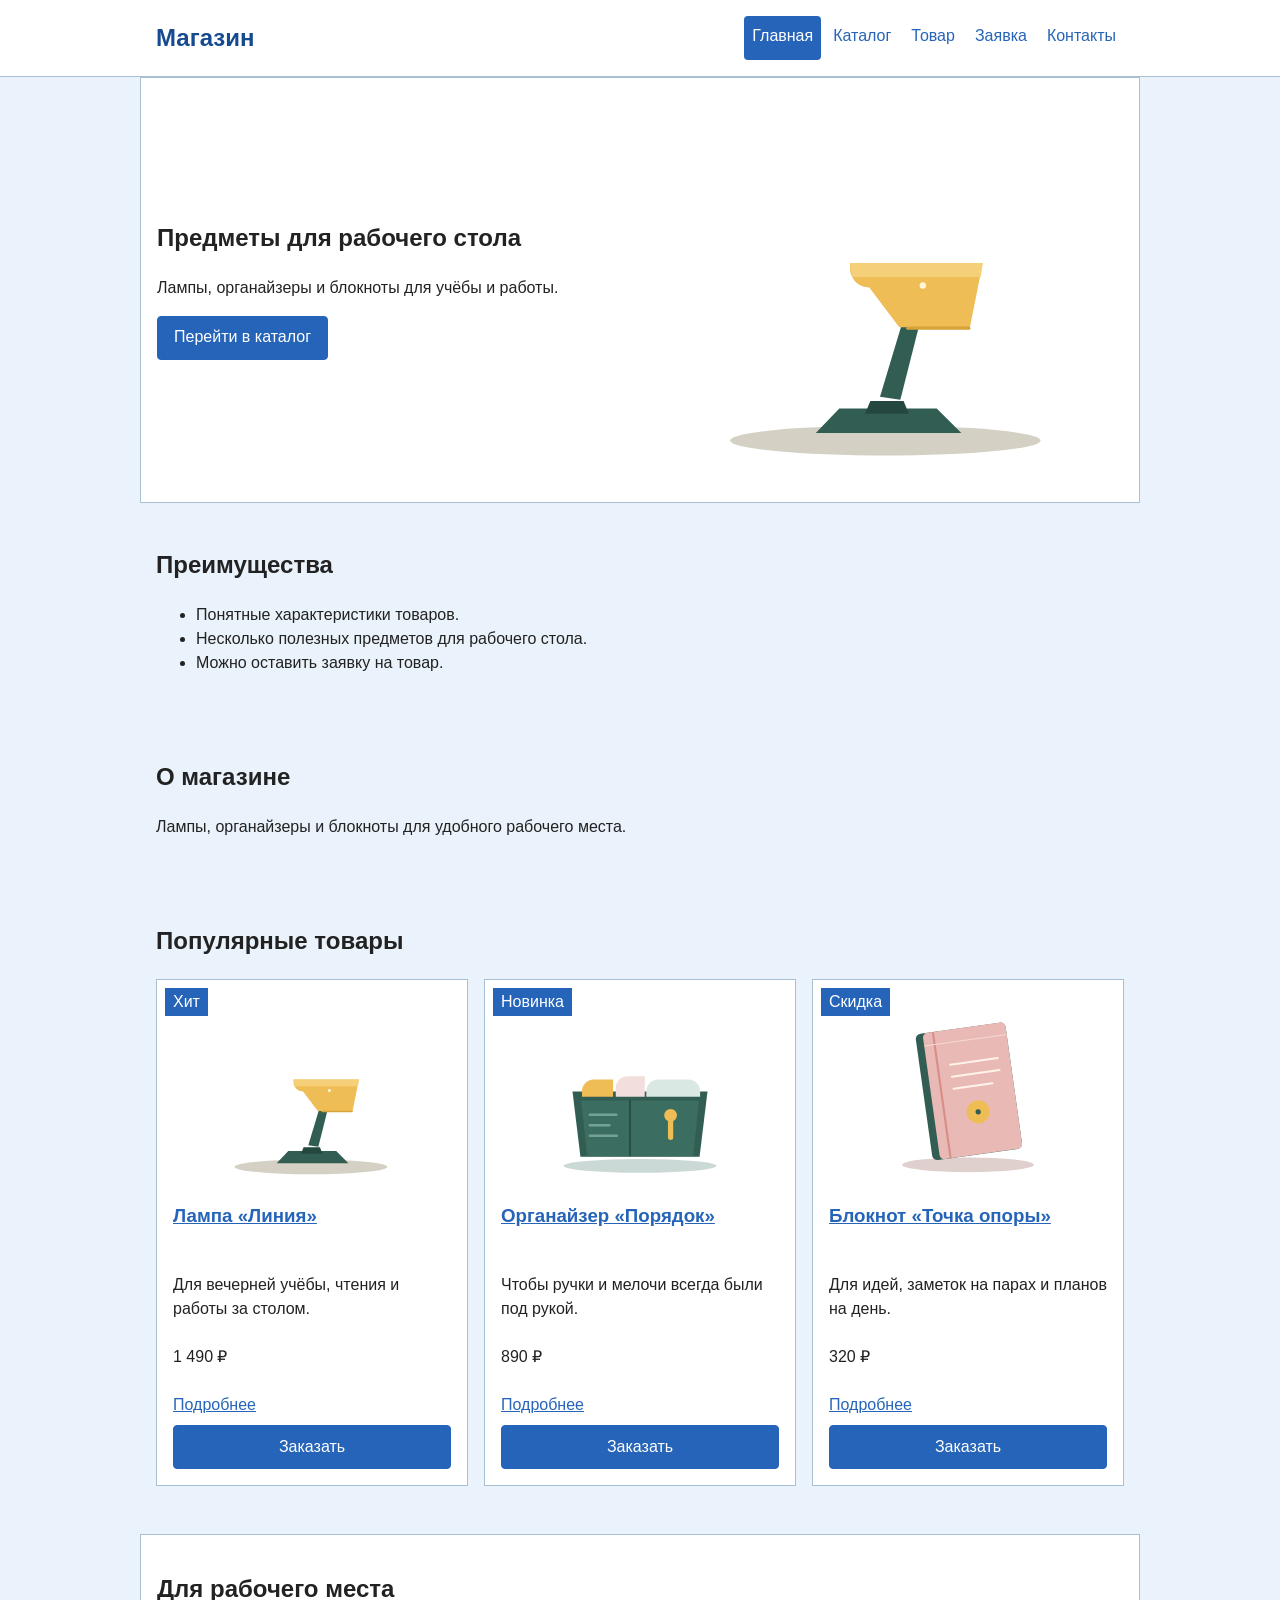
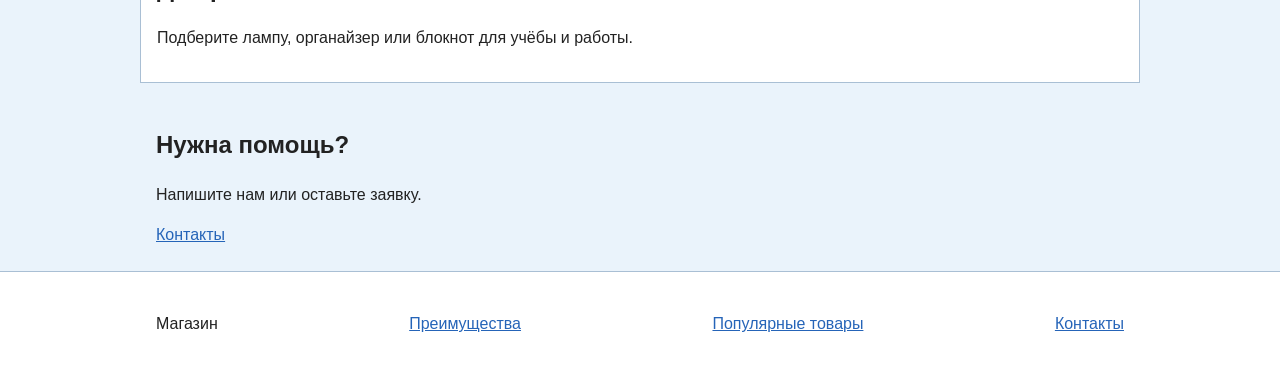
<file: index.html>
<!doctype html>
<html lang="ru">
<head>
  <meta charset="utf-8">
  <meta name="viewport" content="width=device-width, initial-scale=1">
  <meta name="description" content="Интернет-магазин предметов для рабочего стола.">
  <title>Главная — Магазин</title>
  <link rel="stylesheet" href="css/style.css">
  <link rel="stylesheet" href="css/responsive.css">
  <script src="js/main.js" defer></script>
</head>
<body>
  <a class="skip-link" href="#main-content">Перейти к содержимому</a>
  <header class="site-header">
    <div class="site-header__inner">
      <a class="site-header__logo" href="index.html">Магазин</a>
      <button class="menu-toggle button" type="button" aria-expanded="false" aria-controls="site-menu" hidden>Меню</button>
      <nav id="site-menu" class="site-nav" aria-label="Основная навигация">
        <ul class="site-nav__list">
          <li class="site-nav__item"><a aria-current="page" class="site-nav__link site-nav__link--active" href="index.html">Главная</a></li>
          <li class="site-nav__item"><a class="site-nav__link" href="catalog.html">Каталог</a></li>
          <li class="site-nav__item"><a class="site-nav__link" href="product.html">Товар</a></li>
          <li class="site-nav__item"><a class="site-nav__link" href="order.html">Заявка</a></li>
          <li class="site-nav__item"><a class="site-nav__link" href="contacts.html">Контакты</a></li>
        </ul>
      </nav>
    </div>
  </header>


  <main id="main-content" tabindex="-1">
    <section class="hero page-container">
      <div>
        <h1 class="hero__title">Предметы для рабочего стола</h1>
        <p>Лампы, органайзеры и блокноты для учёбы и работы.</p>
        <a class="button" href="catalog.html">Перейти в каталог</a>
      </div>
      <picture><source media="(max-width: 600px)" srcset="images/lamp-mobile.svg"><img class="hero__image" src="images/lamp.svg" alt="Жёлтая настольная лампа на зелёной подставке" width="440" height="360"></picture>
    </section>


    <section class="page-container" id="advantages">
      <h2>Преимущества</h2>
      <ul>
        <li>Понятные характеристики товаров.</li>
        <li>Несколько полезных предметов для рабочего стола.</li>
        <li>Можно оставить заявку на товар.</li>
      </ul>
    </section>


    <section class="page-container" id="about">
      <h2>О магазине</h2>
      <p>Лампы, органайзеры и блокноты для удобного рабочего места.</p>
    </section>


    <section class="page-container" id="popular">
      <h2>Популярные товары</h2>
      <div class="products-grid">
        <article class="product-card">
          <a href="product.html"><img class="product-card__image" src="images/lamp.svg" alt="Настольная лампа"></a>
          <span class="product-card__badge">Хит</span>
          <h3 class="product-card__title"><a href="product.html">Лампа «Линия»</a></h3>
          <p class="product-card__description">Для вечерней учёбы, чтения и работы за столом.</p>
          <p class="product-card__price">1 490 ₽</p>
          <a href="product.html">Подробнее</a>
          <button class="button product-card__button" type="button" data-product="Лампа «Линия»">Заказать</button>
        </article>
        <article class="product-card">
          <a href="product.html"><img class="product-card__image" src="images/organizer.svg" alt="Настольный органайзер"></a>
          <span class="product-card__badge">Новинка</span>
          <h3 class="product-card__title"><a href="product.html">Органайзер «Порядок»</a></h3>
          <p class="product-card__description">Чтобы ручки и мелочи всегда были под рукой.</p>
          <p class="product-card__price">890 ₽</p>
          <a href="product.html">Подробнее</a>
          <button class="button product-card__button" type="button" data-product="Органайзер «Порядок»">Заказать</button>
        </article>
        <article class="product-card">
          <a href="product.html"><img class="product-card__image" src="images/notebook.svg" alt="Блокнот"></a>
          <span class="product-card__badge">Скидка</span>
          <h3 class="product-card__title"><a href="product.html">Блокнот «Точка опоры»</a></h3>
          <p class="product-card__description">Для идей, заметок на парах и планов на день.</p>
          <p class="product-card__price">320 ₽</p>
          <a href="product.html">Подробнее</a>
          <button class="button product-card__button" type="button" data-product="Блокнот «Точка опоры»">Заказать</button>
        </article>
      </div>
    </section>


    <aside class="aside-info page-container">
      <h2>Для рабочего места</h2>
      <p>Подберите лампу, органайзер или блокнот для учёбы и работы.</p>
    </aside>


    <section class="page-container" id="contacts">
      <h2>Нужна помощь?</h2>
      <p>Напишите нам или оставьте заявку.</p>
      <a href="contacts.html">Контакты</a>
    </section>
  </main>


  <footer class="site-footer">
  <div class="site-footer__inner">
    <p>Магазин</p>
    <a href="index.html#advantages">Преимущества</a>
    <a href="index.html#popular">Популярные товары</a>
    <a href="index.html#contacts">Контакты</a>
  </div>
</footer>
  <dialog class="order-dialog" id="order-dialog" aria-labelledby="order-dialog-title">
    <h2 class="order-dialog__title" id="order-dialog-title">Оформление заявки</h2>
    <form class="order-form" id="order-form" action="#" method="post" novalidate>
      <input id="selected-product" name="selected-product" type="hidden">
      <div class="order-form__field">
        <label class="order-form__label" for="order-name">Имя</label>
        <input class="order-form__input" id="order-name" name="name" type="text" placeholder="Введите ваше имя" minlength="2" required>
      </div>
      <div class="order-form__field">
        <label class="order-form__label" for="order-email">E-mail</label>
        <input class="order-form__input" id="order-email" name="email" type="email" placeholder="example@mail.ru" required>
      </div>
      <div class="order-form__field">
        <label class="order-form__label" for="order-phone">Телефон</label>
        <input class="order-form__input" id="order-phone" name="phone" type="tel" inputmode="tel" placeholder="+7 (900) 000-00-00" pattern="^\+7 \(\d{3}\) \d{3}-\d{2}-\d{2}$" required>
        <small class="order-form__hint">Формат: +7 (900) 000-00-00</small>
      </div>
      <div class="order-form__field">
        <label class="order-form__label" for="order-date">Дата связи</label>
        <input class="order-form__input" id="order-date" name="date" type="date">
      </div>
      <div class="order-form__field">
        <label class="order-form__label" for="order-topic">Тема заявки</label>
        <select class="order-form__select" id="order-topic" name="topic" required>
          <option value="">Выберите тему</option>
          <option value="product">Заказ товара</option>
          <option value="consultation">Консультация</option>
          <option value="delivery">Доставка</option>
        </select>
      </div>
      <div class="order-form__field">
        <label class="order-form__label" for="order-comment">Комментарий</label>
        <textarea class="order-form__textarea" id="order-comment" name="comment" rows="4" placeholder="Комментарий"></textarea>
      </div>
      <div class="order-form__field order-form__field--checkbox">
        <label class="order-form__label" for="order-agreement"><input class="order-form__input" id="order-agreement" name="agreement" type="checkbox" required> Я согласен на обработку данных</label>
      </div>
      <div class="order-form__actions">
        <button type="button" id="close-order-dialog" class="button button--secondary">Закрыть</button>
        <button class="button button--primary" type="submit">Отправить заявку</button>
      </div>
    </form>
  </dialog>
  <p class="success-message" role="status" tabindex="-1" id="success-message" hidden>Всё заполнено! Проверьте выбранный товар и свои данные.</p>
</body>
</html>
</file>
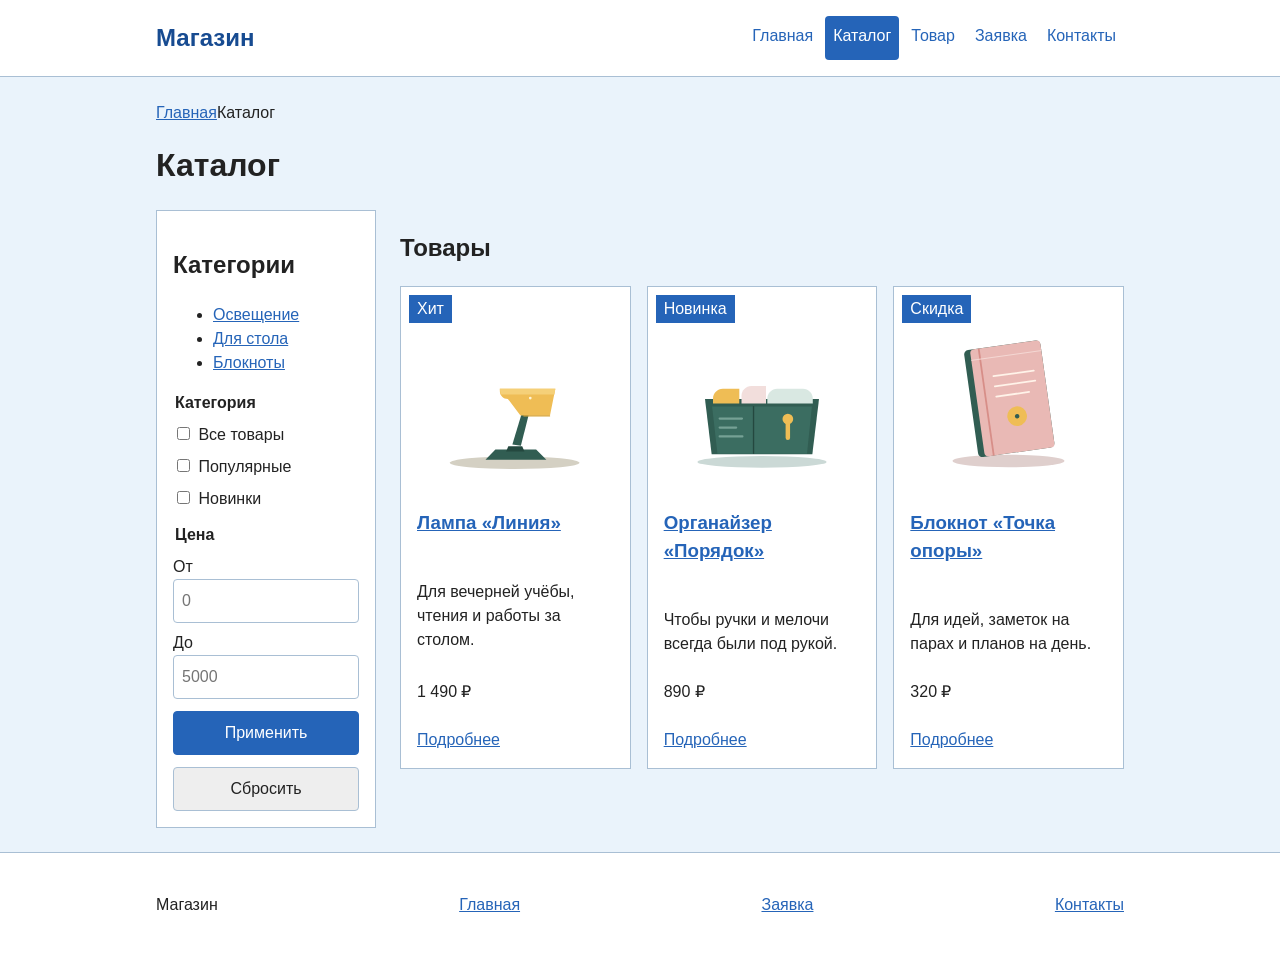
<file: catalog.html>
<!doctype html>
<html lang="ru">
<head>
  <meta charset="utf-8">
  <meta name="viewport" content="width=device-width, initial-scale=1">
  <meta name="description" content="Каталог товаров магазина.">
  <title>Каталог — Магазин</title>
  <link rel="stylesheet" href="css/style.css">
  <link rel="stylesheet" href="css/responsive.css">
  <script src="js/main.js" defer></script>
</head>
<body>
  <a class="skip-link" href="#main-content">Перейти к содержимому</a>
  <header class="site-header">
    <div class="site-header__inner">
      <a class="site-header__logo" href="index.html">Магазин</a>
      <button class="menu-toggle button" type="button" aria-expanded="false" aria-controls="site-menu" hidden>Меню</button>
      <nav id="site-menu" class="site-nav" aria-label="Основная навигация">
        <ul class="site-nav__list">
          <li class="site-nav__item"><a class="site-nav__link" href="index.html">Главная</a></li>
          <li class="site-nav__item"><a aria-current="page" class="site-nav__link site-nav__link--active" href="catalog.html">Каталог</a></li>
          <li class="site-nav__item"><a class="site-nav__link" href="product.html">Товар</a></li>
          <li class="site-nav__item"><a class="site-nav__link" href="order.html">Заявка</a></li>
          <li class="site-nav__item"><a class="site-nav__link" href="contacts.html">Контакты</a></li>
        </ul>
      </nav>
    </div>
  </header>


  <main class="page-container" id="main-content" tabindex="-1">
    <nav class="breadcrumbs" aria-label="Хлебные крошки"><a class="breadcrumbs__link" href="index.html">Главная</a><span class="breadcrumbs__current">Каталог</span></nav>
    <h1>Каталог</h1>
    <div class="catalog-layout">
      <aside class="catalog-filters">
        <h2>Категории</h2>
        <ul>
          <li><a href="#lighting">Освещение</a></li>
          <li><a href="#desk">Для стола</a></li>
          <li><a href="#notes">Блокноты</a></li>
        </ul>
        <form id="catalog-filter" class="catalog-filters__form" action="#" method="get">
          <fieldset class="catalog-filters__fieldset">
            <legend class="catalog-filters__legend">Категория</legend>
            <label class="catalog-filters__label"><input class="catalog-filters__input" type="checkbox" name="category" value="all"> Все товары</label>
            <label class="catalog-filters__label"><input class="catalog-filters__input" type="checkbox" name="category" value="popular"> Популярные</label>
            <label class="catalog-filters__label"><input class="catalog-filters__input" type="checkbox" name="category" value="new"> Новинки</label>
          </fieldset>
          <fieldset class="catalog-filters__fieldset">
            <legend class="catalog-filters__legend">Цена</legend>
            <label class="catalog-filters__label" for="price-from">От</label>
            <input class="order-form__input" id="price-from" name="price-from" type="number" min="0" placeholder="0">
            <label class="catalog-filters__label" for="price-to">До</label>
            <input class="order-form__input" id="price-to" name="price-to" type="number" min="0" placeholder="5000">
          </fieldset>
          <button class="button button--primary" type="submit">Применить</button><button class="button button--secondary" type="reset">Сбросить</button>
        </form>
      </aside>
      <section class="catalog-products">
        <h2>Товары</h2>
        <div class="products-grid products-grid--catalog">
          <article class="product-card" id="lighting">
            <a href="product.html"><img class="product-card__image" src="images/lamp.svg" alt="Настольная лампа"></a>
            <span class="product-card__badge">Хит</span>
            <h3 class="product-card__title"><a href="product.html">Лампа «Линия»</a></h3>
            <p class="product-card__description">Для вечерней учёбы, чтения и работы за столом.</p>
            <p class="product-card__price">1 490 ₽</p>
            <a href="product.html">Подробнее</a>
          </article>
          <article class="product-card" id="desk">
            <a href="product.html"><img class="product-card__image" src="images/organizer.svg" alt="Настольный органайзер"></a>
            <span class="product-card__badge">Новинка</span>
            <h3 class="product-card__title"><a href="product.html">Органайзер «Порядок»</a></h3>
            <p class="product-card__description">Чтобы ручки и мелочи всегда были под рукой.</p>
            <p class="product-card__price">890 ₽</p>
            <a href="product.html">Подробнее</a>
          </article>
          <article class="product-card" id="notes">
            <a href="product.html"><img class="product-card__image" src="images/notebook.svg" alt="Блокнот"></a>
            <span class="product-card__badge">Скидка</span>
            <h3 class="product-card__title"><a href="product.html">Блокнот «Точка опоры»</a></h3>
            <p class="product-card__description">Для идей, заметок на парах и планов на день.</p>
            <p class="product-card__price">320 ₽</p>
            <a href="product.html">Подробнее</a>
          </article>
        </div>
      <p id="filter-result" role="status"></p></section>
    </div>
  </main>


  <footer class="site-footer">
  <div class="site-footer__inner">
    <p>Магазин</p>
    <a href="index.html">Главная</a>
    <a href="order.html">Заявка</a>
    <a href="contacts.html">Контакты</a>
  </div>
</footer>
</body>
</html>
</file>
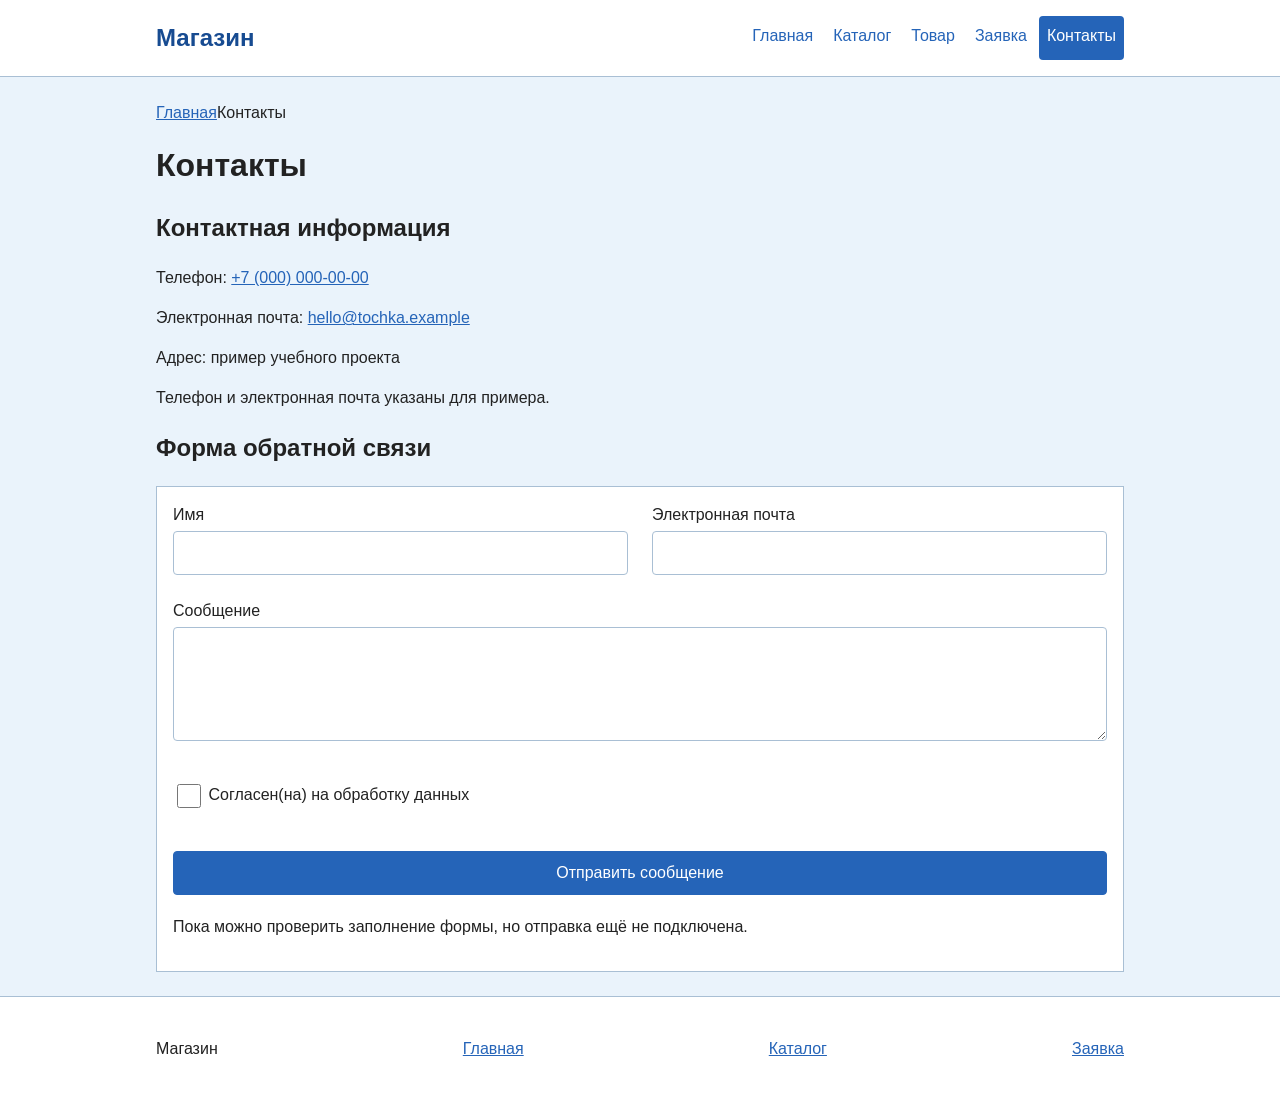
<file: contacts.html>
<!doctype html>
<html lang="ru">
<head>
  <meta charset="utf-8">
  <meta name="viewport" content="width=device-width, initial-scale=1">
  <meta name="description" content="Контакты магазина.">
  <title>Контакты — Магазин</title>
  <link rel="stylesheet" href="css/style.css">
  <link rel="stylesheet" href="css/responsive.css">
  <script src="js/main.js" defer></script>
</head>
<body>
  <a class="skip-link" href="#main-content">Перейти к содержимому</a>
  <header class="site-header">
    <div class="site-header__inner">
      <a class="site-header__logo" href="index.html">Магазин</a>
      <button class="menu-toggle button" type="button" aria-expanded="false" aria-controls="site-menu" hidden>Меню</button>
      <nav id="site-menu" class="site-nav" aria-label="Основная навигация">
        <ul class="site-nav__list">
          <li class="site-nav__item"><a class="site-nav__link" href="index.html">Главная</a></li>
          <li class="site-nav__item"><a class="site-nav__link" href="catalog.html">Каталог</a></li>
          <li class="site-nav__item"><a class="site-nav__link" href="product.html">Товар</a></li>
          <li class="site-nav__item"><a class="site-nav__link" href="order.html">Заявка</a></li>
          <li class="site-nav__item"><a aria-current="page" class="site-nav__link site-nav__link--active" href="contacts.html">Контакты</a></li>
        </ul>
      </nav>
    </div>
  </header>


  <main class="page-container" id="main-content" tabindex="-1">
    <nav class="breadcrumbs" aria-label="Хлебные крошки"><a class="breadcrumbs__link" href="index.html">Главная</a><span class="breadcrumbs__current">Контакты</span></nav>
    <h1>Контакты</h1>
    <section>
      <h2>Контактная информация</h2>
      <p>Телефон: <a href="tel:+70000000000">+7 (000) 000-00-00</a></p>
      <p>Электронная почта: <a href="mailto:hello@tochka.example">hello@tochka.example</a></p>
      <p>Адрес: пример учебного проекта</p>
      <p>Телефон и электронная почта указаны для примера.</p>
    </section>


    <section>
      <h2>Форма обратной связи</h2>
      <form class="order-form" action="#" method="get">
        <div class="order-form__field">
          <label class="order-form__label" for="contact-name">Имя</label>
          <input class="order-form__input" id="contact-name" name="name" type="text" required>
        </div>
        <div class="order-form__field">
          <label class="order-form__label" for="contact-email">Электронная почта</label>
          <input class="order-form__input" id="contact-email" name="email" type="email" required>
        </div>
        <div class="order-form__field order-form__field--full">
          <label class="order-form__label" for="message">Сообщение</label>
          <textarea class="order-form__textarea" id="message" name="message" rows="4" required></textarea>
        </div>
        <div class="order-form__field order-form__field--full">
          <p><input class="order-form__input" id="contact-consent" name="consent" type="checkbox" required> <label class="order-form__label" for="contact-consent">Согласен(на) на обработку данных</label></p>
        </div>
        <div class="order-form__field order-form__field--full">
          <button class="button button--primary" type="submit">Отправить сообщение</button>
          <p>Пока можно проверить заполнение формы, но отправка ещё не подключена.</p>
        </div>
      </form>
    </section>
  </main>


  <footer class="site-footer">
  <div class="site-footer__inner">
    <p>Магазин</p>
    <a href="index.html">Главная</a>
    <a href="catalog.html">Каталог</a>
    <a href="order.html">Заявка</a>
  </div>
</footer>
</body>
</html>
</file>
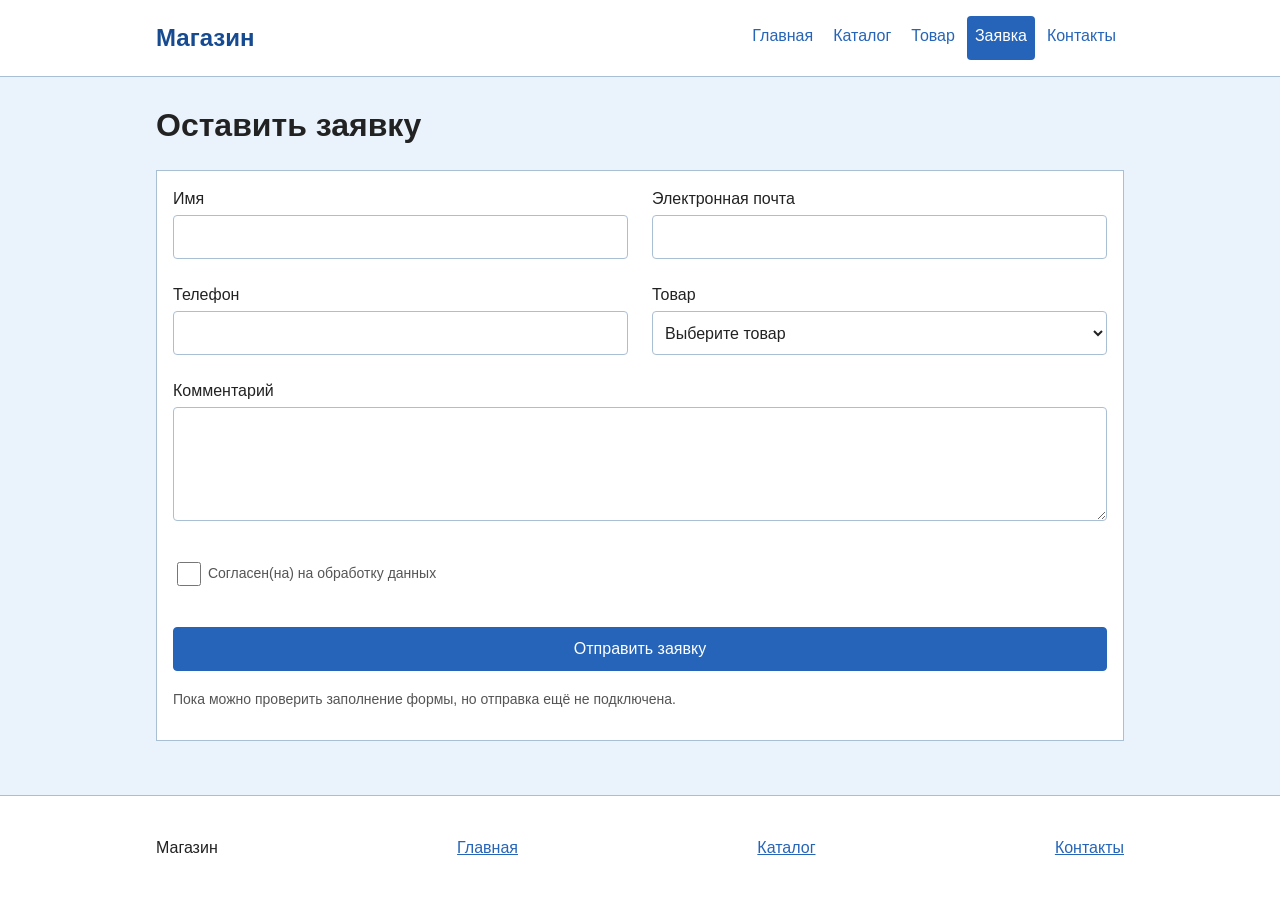
<file: order.html>
<!doctype html>
<html lang="ru">
<head>
  <meta charset="utf-8">
  <meta name="viewport" content="width=device-width, initial-scale=1">
  <meta name="description" content="Форма заявки на товар магазина.">
  <title>Заявка — Магазин</title>
  <link rel="stylesheet" href="css/style.css">
  <link rel="stylesheet" href="css/responsive.css">
  <script src="js/main.js" defer></script>
</head>
<body>
  <a class="skip-link" href="#main-content">Перейти к содержимому</a>
  <header class="site-header">
    <div class="site-header__inner">
      <a class="site-header__logo" href="index.html">Магазин</a>
      <button class="menu-toggle button" type="button" aria-expanded="false" aria-controls="site-menu" hidden>Меню</button>
      <nav id="site-menu" class="site-nav" aria-label="Основная навигация">
        <ul class="site-nav__list">
          <li class="site-nav__item"><a class="site-nav__link" href="index.html">Главная</a></li>
          <li class="site-nav__item"><a class="site-nav__link" href="catalog.html">Каталог</a></li>
          <li class="site-nav__item"><a class="site-nav__link" href="product.html">Товар</a></li>
          <li class="site-nav__item"><a aria-current="page" class="site-nav__link site-nav__link--active" href="order.html">Заявка</a></li>
          <li class="site-nav__item"><a class="site-nav__link" href="contacts.html">Контакты</a></li>
        </ul>
      </nav>
    </div>
  </header>


  <main class="page-container" id="main-content" tabindex="-1">
    <h1>Оставить заявку</h1>
    <form class="order-form" action="#" method="get">
      <div class="order-form__field">
        <label class="order-form__label" for="name">Имя</label>
        <input class="order-form__input" id="name" name="name" type="text" required>
      </div>
      <div class="order-form__field">
        <label class="order-form__label" for="email">Электронная почта</label>
        <input class="order-form__input" id="email" name="email" type="email" required>
      </div>
      <div class="order-form__field">
        <label class="order-form__label" for="phone">Телефон</label>
        <input class="order-form__input" id="phone" name="phone" type="tel" required>
      </div>
      <div class="order-form__field">
        <label class="order-form__label" for="item">Товар</label>
        <select class="order-form__select" id="item" name="item" required>
          <option value="">Выберите товар</option>
          <option value="lamp">Лампа «Линия»</option>
          <option value="organizer">Органайзер «Порядок»</option>
          <option value="notebook">Блокнот «Точка опоры»</option>
        </select>
      </div>
      <div class="order-form__field order-form__field--full">
        <label class="order-form__label" for="comment">Комментарий</label>
        <textarea class="order-form__textarea" id="comment" name="comment" rows="4"></textarea>
      </div>
      <div class="order-form__field order-form__field--full">
        <p class="order-form__note"><input class="order-form__input" id="consent" name="consent" type="checkbox" required> <label class="order-form__label" for="consent">Согласен(на) на обработку данных</label></p>
      </div>
      <div class="order-form__field order-form__field--full">
        <button class="button button--primary" type="submit">Отправить заявку</button>
        <p class="order-form__note">Пока можно проверить заполнение формы, но отправка ещё не подключена.</p>
      </div>
    </form>
  </main>


  <footer class="site-footer">
  <div class="site-footer__inner">
    <p>Магазин</p>
    <a href="index.html">Главная</a>
    <a href="catalog.html">Каталог</a>
    <a href="contacts.html">Контакты</a>
  </div>
</footer>
</body>
</html>
</file>
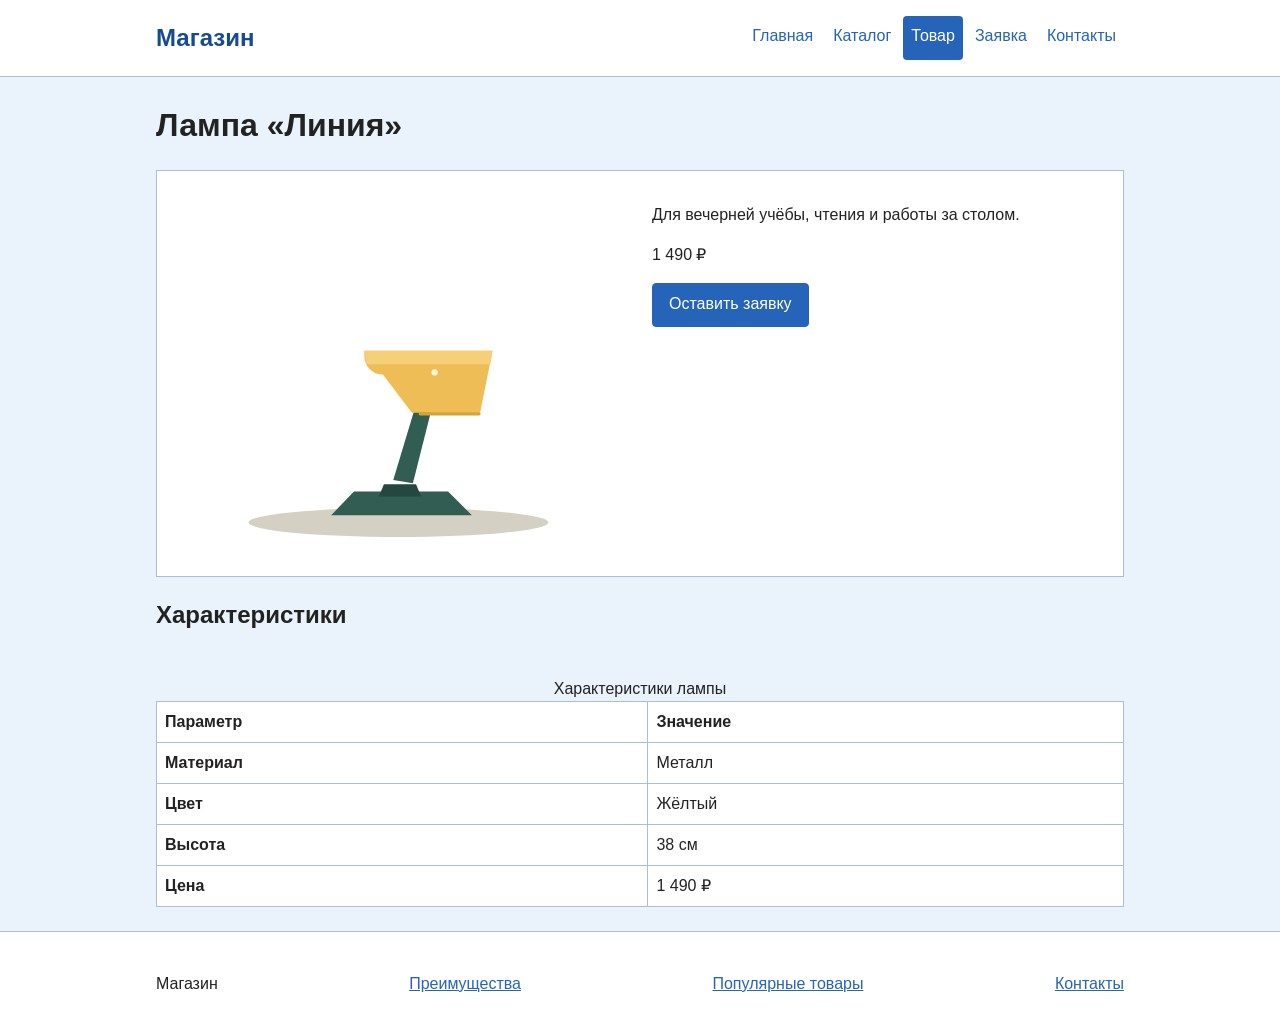
<file: product.html>
<!doctype html>
<html lang="ru">
<head>
  <meta charset="utf-8">
  <meta name="viewport" content="width=device-width, initial-scale=1">
  <meta name="description" content="Описание и характеристики лампы «Линия».">
  <title>Товар — Магазин</title>
  <link rel="stylesheet" href="css/style.css">
  <link rel="stylesheet" href="css/responsive.css">
  <script src="js/main.js" defer></script>
</head>
<body>
  <a class="skip-link" href="#main-content">Перейти к содержимому</a>
  <header class="site-header">
    <div class="site-header__inner">
      <a class="site-header__logo" href="index.html">Магазин</a>
      <button class="menu-toggle button" type="button" aria-expanded="false" aria-controls="site-menu" hidden>Меню</button>
      <nav id="site-menu" class="site-nav" aria-label="Основная навигация">
        <ul class="site-nav__list">
          <li class="site-nav__item"><a class="site-nav__link" href="index.html">Главная</a></li>
          <li class="site-nav__item"><a class="site-nav__link" href="catalog.html">Каталог</a></li>
          <li class="site-nav__item"><a aria-current="page" class="site-nav__link site-nav__link--active" href="product.html">Товар</a></li>
          <li class="site-nav__item"><a class="site-nav__link" href="order.html">Заявка</a></li>
          <li class="site-nav__item"><a class="site-nav__link" href="contacts.html">Контакты</a></li>
        </ul>
      </nav>
    </div>
  </header>


  <main class="page-container" id="main-content" tabindex="-1">
    <h1>Лампа «Линия»</h1>
    <section class="product-detail">
      <img class="product-detail__image" src="images/lamp.svg" alt="Настольная лампа">
      <div>
        <p>Для вечерней учёбы, чтения и работы за столом.</p>
        <p class="product-detail__price">1 490 ₽</p>
        <a class="button" href="order.html">Оставить заявку</a>
      </div>
    </section>


    <section>
      <h2>Характеристики</h2>
      <div class="table-wrapper" tabindex="0" role="region" aria-label="Характеристики товара"><table class="spec-table">
        <caption>Характеристики лампы</caption>
        <thead>
          <tr><th scope="col">Параметр</th><th scope="col">Значение</th></tr>
        </thead>
        <tbody>
          <tr><th scope="row">Материал</th><td>Металл</td></tr>
          <tr><th scope="row">Цвет</th><td>Жёлтый</td></tr>
          <tr><th scope="row">Высота</th><td>38 см</td></tr>
          <tr><th scope="row">Цена</th><td>1 490 ₽</td></tr>
        </tbody>
      </table></div>
    </section>
  </main>


  <footer class="site-footer">
    <div class="site-footer__inner">
      <p>Магазин</p>
      <a href="index.html#advantages">Преимущества</a>
      <a href="index.html#popular">Популярные товары</a>
      <a href="index.html#contacts">Контакты</a>
    </div>
  </footer>
</body>
</html>
</file>
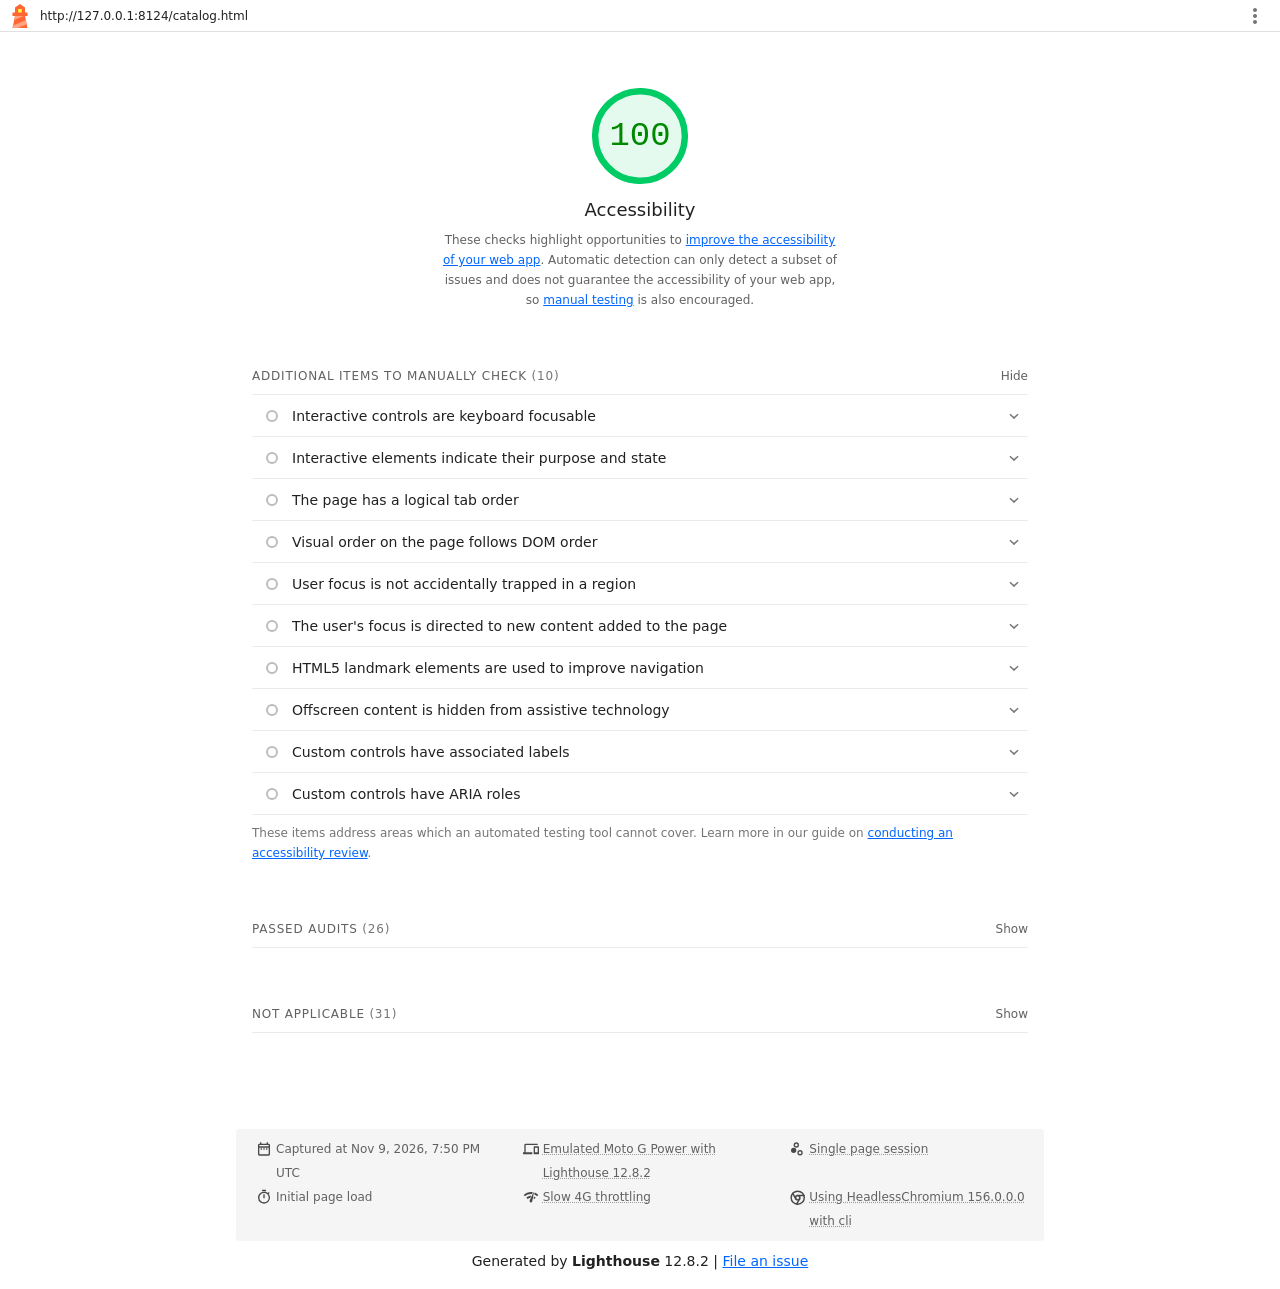
<file: lighthouse/catalog.report.html>
<!--
@license
Copyright 2018 Google LLC
SPDX-License-Identifier: Apache-2.0
-->
<!doctype html>
<html lang="en">
<head>
  <meta charset="utf-8">
  <meta name="viewport" content="width=device-width, initial-scale=1, minimum-scale=1">
  <link rel="icon" href='data:image/svg+xml;utf8,<svg fill="none" xmlns="http://www.w3.org/2000/svg" viewBox="0 0 48 48"><path d="m14 7 10-7 10 7v10h5v7h-5l5 24H9l5-24H9v-7h5V7Z" fill="%23F63"/><path d="M31.561 24H14l-1.689 8.105L31.561 24ZM18.983 48H9l1.022-4.907L35.723 32.27l1.663 7.98L18.983 48Z" fill="%23FFA385"/><path fill="%23FF3" d="M20.5 10h7v7h-7z"/></svg>'>
  <title>Lighthouse Report</title>
  <style>body {margin: 0}</style>
</head>
<body>
  <noscript>Lighthouse report requires JavaScript. Please enable.</noscript>

  <div id="lh-log"></div>

  <script>window.__LIGHTHOUSE_JSON__ = {"lighthouseVersion":"12.8.2","requestedUrl":"http://127.0.0.1:8124/catalog.html","mainDocumentUrl":"http://127.0.0.1:8124/catalog.html","finalDisplayedUrl":"http://127.0.0.1:8124/catalog.html","finalUrl":"http://127.0.0.1:8124/catalog.html","fetchTime":"2026-11-09T19:50:00.646Z","gatherMode":"navigation","runWarnings":[],"userAgent":"Mozilla/5.0 (Windows NT 10.0; Win64; x64) AppleWebKit/537.36 (KHTML, like Gecko) HeadlessChrome/156.0.0.0 Safari/537.36","environment":{"networkUserAgent":"Mozilla/5.0 (Linux; Android 11; moto g power (2022)) AppleWebKit/537.36 (KHTML, like Gecko) Chrome/136.0.0.0 Mobile Safari/537.36","hostUserAgent":"Mozilla/5.0 (Windows NT 10.0; Win64; x64) AppleWebKit/537.36 (KHTML, like Gecko) HeadlessChrome/156.0.0.0 Safari/537.36","benchmarkIndex":2232,"credits":{"axe-core":"4.14.0"}},"audits":{"accesskeys":{"id":"accesskeys","title":"`[accesskey]` values are unique","description":"Access keys let users quickly focus a part of the page. For proper navigation, each access key must be unique. [Learn more about access keys](https://dequeuniversity.com/rules/axe/4.10/accesskeys).","score":null,"scoreDisplayMode":"notApplicable"},"aria-allowed-attr":{"id":"aria-allowed-attr","title":"`[aria-*]` attributes match their roles","description":"Each ARIA `role` supports a specific subset of `aria-*` attributes. Mismatching these invalidates the `aria-*` attributes. [Learn how to match ARIA attributes to their roles](https://dequeuniversity.com/rules/axe/4.10/aria-allowed-attr).","score":1,"scoreDisplayMode":"binary","details":{"type":"table","headings":[{"key":"node","valueType":"node","subItemsHeading":{"key":"relatedNode","valueType":"node"},"label":"Failing Elements"}],"items":[]}},"aria-allowed-role":{"id":"aria-allowed-role","title":"Uses ARIA roles only on compatible elements","description":"Many HTML elements can only be assigned certain ARIA roles. Using ARIA roles where they are not allowed can interfere with the accessibility of the web page. [Learn more about ARIA roles](https://dequeuniversity.com/rules/axe/4.10/aria-allowed-role).","score":1,"scoreDisplayMode":"binary","details":{"type":"table","headings":[{"key":"node","valueType":"node","subItemsHeading":{"key":"relatedNode","valueType":"node"},"label":"Failing Elements"}],"items":[]}},"aria-command-name":{"id":"aria-command-name","title":"`button`, `link`, and `menuitem` elements have accessible names","description":"When an element doesn't have an accessible name, screen readers announce it with a generic name, making it unusable for users who rely on screen readers. [Learn how to make command elements more accessible](https://dequeuniversity.com/rules/axe/4.10/aria-command-name).","score":null,"scoreDisplayMode":"notApplicable"},"aria-conditional-attr":{"id":"aria-conditional-attr","title":"ARIA attributes are used as specified for the element's role","description":"Some ARIA attributes are only allowed on an element under certain conditions. [Learn more about conditional ARIA attributes](https://dequeuniversity.com/rules/axe/4.10/aria-conditional-attr).","score":1,"scoreDisplayMode":"binary","details":{"type":"table","headings":[{"key":"node","valueType":"node","subItemsHeading":{"key":"relatedNode","valueType":"node"},"label":"Failing Elements"}],"items":[]}},"aria-deprecated-role":{"id":"aria-deprecated-role","title":"Deprecated ARIA roles were not used","description":"Deprecated ARIA roles may not be processed correctly by assistive technology. [Learn more about deprecated ARIA roles](https://dequeuniversity.com/rules/axe/4.10/aria-deprecated-role).","score":1,"scoreDisplayMode":"binary","details":{"type":"table","headings":[{"key":"node","valueType":"node","subItemsHeading":{"key":"relatedNode","valueType":"node"},"label":"Failing Elements"}],"items":[]}},"aria-dialog-name":{"id":"aria-dialog-name","title":"Elements with `role=\"dialog\"` or `role=\"alertdialog\"` have accessible names.","description":"ARIA dialog elements without accessible names may prevent screen readers users from discerning the purpose of these elements. [Learn how to make ARIA dialog elements more accessible](https://dequeuniversity.com/rules/axe/4.10/aria-dialog-name).","score":null,"scoreDisplayMode":"notApplicable"},"aria-hidden-body":{"id":"aria-hidden-body","title":"`[aria-hidden=\"true\"]` is not present on the document `\u003cbody>`","description":"Assistive technologies, like screen readers, work inconsistently when `aria-hidden=\"true\"` is set on the document `\u003cbody>`. [Learn how `aria-hidden` affects the document body](https://dequeuniversity.com/rules/axe/4.10/aria-hidden-body).","score":1,"scoreDisplayMode":"binary","details":{"type":"table","headings":[{"key":"node","valueType":"node","subItemsHeading":{"key":"relatedNode","valueType":"node"},"label":"Failing Elements"}],"items":[]}},"aria-hidden-focus":{"id":"aria-hidden-focus","title":"`[aria-hidden=\"true\"]` elements do not contain focusable descendents","description":"Focusable descendents within an `[aria-hidden=\"true\"]` element prevent those interactive elements from being available to users of assistive technologies like screen readers. [Learn how `aria-hidden` affects focusable elements](https://dequeuniversity.com/rules/axe/4.10/aria-hidden-focus).","score":null,"scoreDisplayMode":"notApplicable"},"aria-input-field-name":{"id":"aria-input-field-name","title":"ARIA input fields have accessible names","description":"When an input field doesn't have an accessible name, screen readers announce it with a generic name, making it unusable for users who rely on screen readers. [Learn more about input field labels](https://dequeuniversity.com/rules/axe/4.10/aria-input-field-name).","score":null,"scoreDisplayMode":"notApplicable"},"aria-meter-name":{"id":"aria-meter-name","title":"ARIA `meter` elements have accessible names","description":"When a meter element doesn't have an accessible name, screen readers announce it with a generic name, making it unusable for users who rely on screen readers. [Learn how to name `meter` elements](https://dequeuniversity.com/rules/axe/4.10/aria-meter-name).","score":null,"scoreDisplayMode":"notApplicable"},"aria-progressbar-name":{"id":"aria-progressbar-name","title":"ARIA `progressbar` elements have accessible names","description":"When a `progressbar` element doesn't have an accessible name, screen readers announce it with a generic name, making it unusable for users who rely on screen readers. [Learn how to label `progressbar` elements](https://dequeuniversity.com/rules/axe/4.10/aria-progressbar-name).","score":null,"scoreDisplayMode":"notApplicable"},"aria-prohibited-attr":{"id":"aria-prohibited-attr","title":"Elements use only permitted ARIA attributes","description":"Using ARIA attributes in roles where they are prohibited can mean that important information is not communicated to users of assistive technologies. [Learn more about prohibited ARIA roles](https://dequeuniversity.com/rules/axe/4.10/aria-prohibited-attr).","score":1,"scoreDisplayMode":"binary","details":{"type":"table","headings":[{"key":"node","valueType":"node","subItemsHeading":{"key":"relatedNode","valueType":"node"},"label":"Failing Elements"}],"items":[]}},"aria-required-attr":{"id":"aria-required-attr","title":"`[role]`s have all required `[aria-*]` attributes","description":"Some ARIA roles have required attributes that describe the state of the element to screen readers. [Learn more about roles and required attributes](https://dequeuniversity.com/rules/axe/4.10/aria-required-attr).","score":1,"scoreDisplayMode":"binary","details":{"type":"table","headings":[{"key":"node","valueType":"node","subItemsHeading":{"key":"relatedNode","valueType":"node"},"label":"Failing Elements"}],"items":[]}},"aria-required-children":{"id":"aria-required-children","title":"Elements with an ARIA `[role]` that require children to contain a specific `[role]` have all required children.","description":"Some ARIA parent roles must contain specific child roles to perform their intended accessibility functions. [Learn more about roles and required children elements](https://dequeuniversity.com/rules/axe/4.10/aria-required-children).","score":null,"scoreDisplayMode":"notApplicable"},"aria-required-parent":{"id":"aria-required-parent","title":"`[role]`s are contained by their required parent element","description":"Some ARIA child roles must be contained by specific parent roles to properly perform their intended accessibility functions. [Learn more about ARIA roles and required parent element](https://dequeuniversity.com/rules/axe/4.10/aria-required-parent).","score":null,"scoreDisplayMode":"notApplicable"},"aria-roles":{"id":"aria-roles","title":"`[role]` values are valid","description":"ARIA roles must have valid values in order to perform their intended accessibility functions. [Learn more about valid ARIA roles](https://dequeuniversity.com/rules/axe/4.10/aria-roles).","score":1,"scoreDisplayMode":"binary","details":{"type":"table","headings":[{"key":"node","valueType":"node","subItemsHeading":{"key":"relatedNode","valueType":"node"},"label":"Failing Elements"}],"items":[]}},"aria-text":{"id":"aria-text","title":"Elements with the `role=text` attribute do not have focusable descendents.","description":"Adding `role=text` around a text node split by markup enables VoiceOver to treat it as one phrase, but the element's focusable descendents will not be announced. [Learn more about the `role=text` attribute](https://dequeuniversity.com/rules/axe/4.10/aria-text).","score":null,"scoreDisplayMode":"notApplicable"},"aria-toggle-field-name":{"id":"aria-toggle-field-name","title":"ARIA toggle fields have accessible names","description":"When a toggle field doesn't have an accessible name, screen readers announce it with a generic name, making it unusable for users who rely on screen readers. [Learn more about toggle fields](https://dequeuniversity.com/rules/axe/4.10/aria-toggle-field-name).","score":null,"scoreDisplayMode":"notApplicable"},"aria-tooltip-name":{"id":"aria-tooltip-name","title":"ARIA `tooltip` elements have accessible names","description":"When a tooltip element doesn't have an accessible name, screen readers announce it with a generic name, making it unusable for users who rely on screen readers. [Learn how to name `tooltip` elements](https://dequeuniversity.com/rules/axe/4.10/aria-tooltip-name).","score":null,"scoreDisplayMode":"notApplicable"},"aria-treeitem-name":{"id":"aria-treeitem-name","title":"ARIA `treeitem` elements have accessible names","description":"When a `treeitem` element doesn't have an accessible name, screen readers announce it with a generic name, making it unusable for users who rely on screen readers. [Learn more about labeling `treeitem` elements](https://dequeuniversity.com/rules/axe/4.10/aria-treeitem-name).","score":null,"scoreDisplayMode":"notApplicable"},"aria-valid-attr-value":{"id":"aria-valid-attr-value","title":"`[aria-*]` attributes have valid values","description":"Assistive technologies, like screen readers, can't interpret ARIA attributes with invalid values. [Learn more about valid values for ARIA attributes](https://dequeuniversity.com/rules/axe/4.10/aria-valid-attr-value).","score":1,"scoreDisplayMode":"binary","details":{"type":"table","headings":[{"key":"node","valueType":"node","subItemsHeading":{"key":"relatedNode","valueType":"node"},"label":"Failing Elements"}],"items":[]}},"aria-valid-attr":{"id":"aria-valid-attr","title":"`[aria-*]` attributes are valid and not misspelled","description":"Assistive technologies, like screen readers, can't interpret ARIA attributes with invalid names. [Learn more about valid ARIA attributes](https://dequeuniversity.com/rules/axe/4.10/aria-valid-attr).","score":1,"scoreDisplayMode":"binary","details":{"type":"table","headings":[{"key":"node","valueType":"node","subItemsHeading":{"key":"relatedNode","valueType":"node"},"label":"Failing Elements"}],"items":[]}},"button-name":{"id":"button-name","title":"Buttons have an accessible name","description":"When a button doesn't have an accessible name, screen readers announce it as \"button\", making it unusable for users who rely on screen readers. [Learn how to make buttons more accessible](https://dequeuniversity.com/rules/axe/4.10/button-name).","score":1,"scoreDisplayMode":"binary","details":{"type":"table","headings":[{"key":"node","valueType":"node","subItemsHeading":{"key":"relatedNode","valueType":"node"},"label":"Failing Elements"}],"items":[]}},"bypass":{"id":"bypass","title":"The page contains a heading, skip link, or landmark region","description":"Adding ways to bypass repetitive content lets keyboard users navigate the page more efficiently. [Learn more about bypass blocks](https://dequeuniversity.com/rules/axe/4.10/bypass).","score":null,"scoreDisplayMode":"notApplicable"},"color-contrast":{"id":"color-contrast","title":"Background and foreground colors have a sufficient contrast ratio","description":"Low-contrast text is difficult or impossible for many users to read. [Learn how to provide sufficient color contrast](https://dequeuniversity.com/rules/axe/4.10/color-contrast).","score":1,"scoreDisplayMode":"binary","details":{"type":"table","headings":[{"key":"node","valueType":"node","subItemsHeading":{"key":"relatedNode","valueType":"node"},"label":"Failing Elements"}],"items":[]}},"definition-list":{"id":"definition-list","title":"`\u003cdl>`'s contain only properly-ordered `\u003cdt>` and `\u003cdd>` groups, `\u003cscript>`, `\u003ctemplate>` or `\u003cdiv>` elements.","description":"When definition lists are not properly marked up, screen readers may produce confusing or inaccurate output. [Learn how to structure definition lists correctly](https://dequeuniversity.com/rules/axe/4.10/definition-list).","score":null,"scoreDisplayMode":"notApplicable"},"dlitem":{"id":"dlitem","title":"Definition list items are wrapped in `\u003cdl>` elements","description":"Definition list items (`\u003cdt>` and `\u003cdd>`) must be wrapped in a parent `\u003cdl>` element to ensure that screen readers can properly announce them. [Learn how to structure definition lists correctly](https://dequeuniversity.com/rules/axe/4.10/dlitem).","score":null,"scoreDisplayMode":"notApplicable"},"document-title":{"id":"document-title","title":"Document has a `\u003ctitle>` element","description":"The title gives screen reader users an overview of the page, and search engine users rely on it heavily to determine if a page is relevant to their search. [Learn more about document titles](https://dequeuniversity.com/rules/axe/4.10/document-title).","score":1,"scoreDisplayMode":"binary","details":{"type":"table","headings":[{"key":"node","valueType":"node","subItemsHeading":{"key":"relatedNode","valueType":"node"},"label":"Failing Elements"}],"items":[]}},"duplicate-id-aria":{"id":"duplicate-id-aria","title":"ARIA IDs are unique","description":"The value of an ARIA ID must be unique to prevent other instances from being overlooked by assistive technologies. [Learn how to fix duplicate ARIA IDs](https://dequeuniversity.com/rules/axe/4.10/duplicate-id-aria).","score":null,"scoreDisplayMode":"notApplicable"},"empty-heading":{"id":"empty-heading","title":"All heading elements contain content.","description":"A heading with no content or inaccessible text prevent screen reader users from accessing information on the page's structure. [Learn more about headings](https://dequeuniversity.com/rules/axe/4.10/empty-heading).","score":null,"scoreDisplayMode":"notApplicable"},"form-field-multiple-labels":{"id":"form-field-multiple-labels","title":"No form fields have multiple labels","description":"Form fields with multiple labels can be confusingly announced by assistive technologies like screen readers which use either the first, the last, or all of the labels. [Learn how to use form labels](https://dequeuniversity.com/rules/axe/4.10/form-field-multiple-labels).","score":null,"scoreDisplayMode":"notApplicable"},"frame-title":{"id":"frame-title","title":"`\u003cframe>` or `\u003ciframe>` elements have a title","description":"Screen reader users rely on frame titles to describe the contents of frames. [Learn more about frame titles](https://dequeuniversity.com/rules/axe/4.10/frame-title).","score":null,"scoreDisplayMode":"notApplicable"},"heading-order":{"id":"heading-order","title":"Heading elements appear in a sequentially-descending order","description":"Properly ordered headings that do not skip levels convey the semantic structure of the page, making it easier to navigate and understand when using assistive technologies. [Learn more about heading order](https://dequeuniversity.com/rules/axe/4.10/heading-order).","score":1,"scoreDisplayMode":"binary","details":{"type":"table","headings":[{"key":"node","valueType":"node","subItemsHeading":{"key":"relatedNode","valueType":"node"},"label":"Failing Elements"}],"items":[]}},"html-has-lang":{"id":"html-has-lang","title":"`\u003chtml>` element has a `[lang]` attribute","description":"If a page doesn't specify a `lang` attribute, a screen reader assumes that the page is in the default language that the user chose when setting up the screen reader. If the page isn't actually in the default language, then the screen reader might not announce the page's text correctly. [Learn more about the `lang` attribute](https://dequeuniversity.com/rules/axe/4.10/html-has-lang).","score":1,"scoreDisplayMode":"binary","details":{"type":"table","headings":[{"key":"node","valueType":"node","subItemsHeading":{"key":"relatedNode","valueType":"node"},"label":"Failing Elements"}],"items":[]}},"html-lang-valid":{"id":"html-lang-valid","title":"`\u003chtml>` element has a valid value for its `[lang]` attribute","description":"Specifying a valid [BCP 47 language](https://www.w3.org/International/questions/qa-choosing-language-tags#question) helps screen readers announce text properly. [Learn how to use the `lang` attribute](https://dequeuniversity.com/rules/axe/4.10/html-lang-valid).","score":1,"scoreDisplayMode":"binary","details":{"type":"table","headings":[{"key":"node","valueType":"node","subItemsHeading":{"key":"relatedNode","valueType":"node"},"label":"Failing Elements"}],"items":[]}},"html-xml-lang-mismatch":{"id":"html-xml-lang-mismatch","title":"`\u003chtml>` element has an `[xml:lang]` attribute with the same base language as the `[lang]` attribute.","description":"If the webpage does not specify a consistent language, then the screen reader might not announce the page's text correctly. [Learn more about the `lang` attribute](https://dequeuniversity.com/rules/axe/4.10/html-xml-lang-mismatch).","score":null,"scoreDisplayMode":"notApplicable"},"identical-links-same-purpose":{"id":"identical-links-same-purpose","title":"Identical links have the same purpose.","description":"Links with the same destination should have the same description, to help users understand the link's purpose and decide whether to follow it. [Learn more about identical links](https://dequeuniversity.com/rules/axe/4.10/identical-links-same-purpose).","score":null,"scoreDisplayMode":"notApplicable"},"image-alt":{"id":"image-alt","title":"Image elements have `[alt]` attributes","description":"Informative elements should aim for short, descriptive alternate text. Decorative elements can be ignored with an empty alt attribute. [Learn more about the `alt` attribute](https://dequeuniversity.com/rules/axe/4.10/image-alt).","score":1,"scoreDisplayMode":"binary","details":{"type":"table","headings":[{"key":"node","valueType":"node","subItemsHeading":{"key":"relatedNode","valueType":"node"},"label":"Failing Elements"}],"items":[]}},"image-redundant-alt":{"id":"image-redundant-alt","title":"Image elements do not have `[alt]` attributes that are redundant text.","description":"Informative elements should aim for short, descriptive alternative text. Alternative text that is exactly the same as the text adjacent to the link or image is potentially confusing for screen reader users, because the text will be read twice. [Learn more about the `alt` attribute](https://dequeuniversity.com/rules/axe/4.10/image-redundant-alt).","score":1,"scoreDisplayMode":"binary","details":{"type":"table","headings":[{"key":"node","valueType":"node","subItemsHeading":{"key":"relatedNode","valueType":"node"},"label":"Failing Elements"}],"items":[]}},"input-button-name":{"id":"input-button-name","title":"Input buttons have discernible text.","description":"Adding discernable and accessible text to input buttons may help screen reader users understand the purpose of the input button. [Learn more about input buttons](https://dequeuniversity.com/rules/axe/4.10/input-button-name).","score":null,"scoreDisplayMode":"notApplicable"},"input-image-alt":{"id":"input-image-alt","title":"`\u003cinput type=\"image\">` elements have `[alt]` text","description":"When an image is being used as an `\u003cinput>` button, providing alternative text can help screen reader users understand the purpose of the button. [Learn about input image alt text](https://dequeuniversity.com/rules/axe/4.10/input-image-alt).","score":null,"scoreDisplayMode":"notApplicable"},"label-content-name-mismatch":{"id":"label-content-name-mismatch","title":"Elements with visible text labels have matching accessible names.","description":"Visible text labels that do not match the accessible name can result in a confusing experience for screen reader users. [Learn more about accessible names](https://dequeuniversity.com/rules/axe/4.10/label-content-name-mismatch).","score":null,"scoreDisplayMode":"notApplicable"},"label":{"id":"label","title":"Form elements have associated labels","description":"Labels ensure that form controls are announced properly by assistive technologies, like screen readers. [Learn more about form element labels](https://dequeuniversity.com/rules/axe/4.10/label).","score":1,"scoreDisplayMode":"binary","details":{"type":"table","headings":[{"key":"node","valueType":"node","subItemsHeading":{"key":"relatedNode","valueType":"node"},"label":"Failing Elements"}],"items":[]}},"landmark-one-main":{"id":"landmark-one-main","title":"Document has a main landmark.","description":"One main landmark helps screen reader users navigate a web page. [Learn more about landmarks](https://dequeuniversity.com/rules/axe/4.10/landmark-one-main).","score":null,"scoreDisplayMode":"notApplicable"},"link-name":{"id":"link-name","title":"Links have a discernible name","description":"Link text (and alternate text for images, when used as links) that is discernible, unique, and focusable improves the navigation experience for screen reader users. [Learn how to make links accessible](https://dequeuniversity.com/rules/axe/4.10/link-name).","score":1,"scoreDisplayMode":"binary","details":{"type":"table","headings":[{"key":"node","valueType":"node","subItemsHeading":{"key":"relatedNode","valueType":"node"},"label":"Failing Elements"}],"items":[]}},"link-in-text-block":{"id":"link-in-text-block","title":"Links are distinguishable without relying on color.","description":"Low-contrast text is difficult or impossible for many users to read. Link text that is discernible improves the experience for users with low vision. [Learn how to make links distinguishable](https://dequeuniversity.com/rules/axe/4.10/link-in-text-block).","score":null,"scoreDisplayMode":"notApplicable"},"list":{"id":"list","title":"Lists contain only `\u003cli>` elements and script supporting elements (`\u003cscript>` and `\u003ctemplate>`).","description":"Screen readers have a specific way of announcing lists. Ensuring proper list structure aids screen reader output. [Learn more about proper list structure](https://dequeuniversity.com/rules/axe/4.10/list).","score":1,"scoreDisplayMode":"binary","details":{"type":"table","headings":[{"key":"node","valueType":"node","subItemsHeading":{"key":"relatedNode","valueType":"node"},"label":"Failing Elements"}],"items":[]}},"listitem":{"id":"listitem","title":"List items (`\u003cli>`) are contained within `\u003cul>`, `\u003col>` or `\u003cmenu>` parent elements","description":"Screen readers require list items (`\u003cli>`) to be contained within a parent `\u003cul>`, `\u003col>` or `\u003cmenu>` to be announced properly. [Learn more about proper list structure](https://dequeuniversity.com/rules/axe/4.10/listitem).","score":1,"scoreDisplayMode":"binary","details":{"type":"table","headings":[{"key":"node","valueType":"node","subItemsHeading":{"key":"relatedNode","valueType":"node"},"label":"Failing Elements"}],"items":[]}},"meta-refresh":{"id":"meta-refresh","title":"The document does not use `\u003cmeta http-equiv=\"refresh\">`","description":"Users do not expect a page to refresh automatically, and doing so will move focus back to the top of the page. This may create a frustrating or confusing experience. [Learn more about the refresh meta tag](https://dequeuniversity.com/rules/axe/4.10/meta-refresh).","score":null,"scoreDisplayMode":"notApplicable"},"meta-viewport":{"id":"meta-viewport","title":"`[user-scalable=\"no\"]` is not used in the `\u003cmeta name=\"viewport\">` element and the `[maximum-scale]` attribute is not less than 5.","description":"Disabling zooming is problematic for users with low vision who rely on screen magnification to properly see the contents of a web page. [Learn more about the viewport meta tag](https://dequeuniversity.com/rules/axe/4.10/meta-viewport).","score":1,"scoreDisplayMode":"binary","details":{"type":"table","headings":[{"key":"node","valueType":"node","subItemsHeading":{"key":"relatedNode","valueType":"node"},"label":"Failing Elements"}],"items":[]}},"object-alt":{"id":"object-alt","title":"`\u003cobject>` elements have alternate text","description":"Screen readers cannot translate non-text content. Adding alternate text to `\u003cobject>` elements helps screen readers convey meaning to users. [Learn more about alt text for `object` elements](https://dequeuniversity.com/rules/axe/4.10/object-alt).","score":null,"scoreDisplayMode":"notApplicable"},"select-name":{"id":"select-name","title":"Select elements have associated label elements.","description":"Form elements without effective labels can create frustrating experiences for screen reader users. [Learn more about the `select` element](https://dequeuniversity.com/rules/axe/4.10/select-name).","score":null,"scoreDisplayMode":"notApplicable"},"skip-link":{"id":"skip-link","title":"Skip links are focusable.","description":"Including a skip link can help users skip to the main content to save time. [Learn more about skip links](https://dequeuniversity.com/rules/axe/4.10/skip-link).","score":1,"scoreDisplayMode":"binary","details":{"type":"table","headings":[{"key":"node","valueType":"node","subItemsHeading":{"key":"relatedNode","valueType":"node"},"label":"Failing Elements"}],"items":[]}},"tabindex":{"id":"tabindex","title":"No element has a `[tabindex]` value greater than 0","description":"A value greater than 0 implies an explicit navigation ordering. Although technically valid, this often creates frustrating experiences for users who rely on assistive technologies. [Learn more about the `tabindex` attribute](https://dequeuniversity.com/rules/axe/4.10/tabindex).","score":1,"scoreDisplayMode":"binary","details":{"type":"table","headings":[{"key":"node","valueType":"node","subItemsHeading":{"key":"relatedNode","valueType":"node"},"label":"Failing Elements"}],"items":[]}},"table-duplicate-name":{"id":"table-duplicate-name","title":"Tables have different content in the summary attribute and `\u003ccaption>`.","description":"The summary attribute should describe the table structure, while `\u003ccaption>` should have the onscreen title. Accurate table mark-up helps users of screen readers. [Learn more about summary and caption](https://dequeuniversity.com/rules/axe/4.10/table-duplicate-name).","score":null,"scoreDisplayMode":"notApplicable"},"table-fake-caption":{"id":"table-fake-caption","title":"Tables use `\u003ccaption>` instead of cells with the `[colspan]` attribute to indicate a caption.","description":"Screen readers have features to make navigating tables easier. Ensuring that tables use the actual caption element instead of cells with the `[colspan]` attribute may improve the experience for screen reader users. [Learn more about captions](https://dequeuniversity.com/rules/axe/4.10/table-fake-caption).","score":null,"scoreDisplayMode":"notApplicable"},"target-size":{"id":"target-size","title":"Touch targets have sufficient size and spacing.","description":"Touch targets with sufficient size and spacing help users who may have difficulty targeting small controls to activate the targets. [Learn more about touch targets](https://dequeuniversity.com/rules/axe/4.10/target-size).","score":1,"scoreDisplayMode":"binary","details":{"type":"table","headings":[{"key":"node","valueType":"node","subItemsHeading":{"key":"relatedNode","valueType":"node"},"label":"Failing Elements"}],"items":[]}},"td-has-header":{"id":"td-has-header","title":"`\u003ctd>` elements in a large `\u003ctable>` have one or more table headers.","description":"Screen readers have features to make navigating tables easier. Ensuring that `\u003ctd>` elements in a large table (3 or more cells in width and height) have an associated table header may improve the experience for screen reader users. [Learn more about table headers](https://dequeuniversity.com/rules/axe/4.10/td-has-header).","score":null,"scoreDisplayMode":"notApplicable"},"td-headers-attr":{"id":"td-headers-attr","title":"Cells in a `\u003ctable>` element that use the `[headers]` attribute refer to table cells within the same table.","description":"Screen readers have features to make navigating tables easier. Ensuring `\u003ctd>` cells using the `[headers]` attribute only refer to other cells in the same table may improve the experience for screen reader users. [Learn more about the `headers` attribute](https://dequeuniversity.com/rules/axe/4.10/td-headers-attr).","score":null,"scoreDisplayMode":"notApplicable"},"th-has-data-cells":{"id":"th-has-data-cells","title":"`\u003cth>` elements and elements with `[role=\"columnheader\"/\"rowheader\"]` have data cells they describe.","description":"Screen readers have features to make navigating tables easier. Ensuring table headers always refer to some set of cells may improve the experience for screen reader users. [Learn more about table headers](https://dequeuniversity.com/rules/axe/4.10/th-has-data-cells).","score":null,"scoreDisplayMode":"notApplicable"},"valid-lang":{"id":"valid-lang","title":"`[lang]` attributes have a valid value","description":"Specifying a valid [BCP 47 language](https://www.w3.org/International/questions/qa-choosing-language-tags#question) on elements helps ensure that text is pronounced correctly by a screen reader. [Learn how to use the `lang` attribute](https://dequeuniversity.com/rules/axe/4.10/valid-lang).","score":null,"scoreDisplayMode":"notApplicable"},"video-caption":{"id":"video-caption","title":"`\u003cvideo>` elements contain a `\u003ctrack>` element with `[kind=\"captions\"]`","description":"When a video provides a caption it is easier for deaf and hearing impaired users to access its information. [Learn more about video captions](https://dequeuniversity.com/rules/axe/4.10/video-caption).","score":null,"scoreDisplayMode":"notApplicable"},"custom-controls-labels":{"id":"custom-controls-labels","title":"Custom controls have associated labels","description":"Custom interactive controls have associated labels, provided by aria-label or aria-labelledby. [Learn more about custom controls and labels](https://developer.chrome.com/docs/lighthouse/accessibility/custom-controls-labels/).","score":null,"scoreDisplayMode":"manual"},"custom-controls-roles":{"id":"custom-controls-roles","title":"Custom controls have ARIA roles","description":"Custom interactive controls have appropriate ARIA roles. [Learn how to add roles to custom controls](https://developer.chrome.com/docs/lighthouse/accessibility/custom-control-roles/).","score":null,"scoreDisplayMode":"manual"},"focus-traps":{"id":"focus-traps","title":"User focus is not accidentally trapped in a region","description":"A user can tab into and out of any control or region without accidentally trapping their focus. [Learn how to avoid focus traps](https://developer.chrome.com/docs/lighthouse/accessibility/focus-traps/).","score":null,"scoreDisplayMode":"manual"},"focusable-controls":{"id":"focusable-controls","title":"Interactive controls are keyboard focusable","description":"Custom interactive controls are keyboard focusable and display a focus indicator. [Learn how to make custom controls focusable](https://developer.chrome.com/docs/lighthouse/accessibility/focusable-controls/).","score":null,"scoreDisplayMode":"manual"},"interactive-element-affordance":{"id":"interactive-element-affordance","title":"Interactive elements indicate their purpose and state","description":"Interactive elements, such as links and buttons, should indicate their state and be distinguishable from non-interactive elements. [Learn how to decorate interactive elements with affordance hints](https://developer.chrome.com/docs/lighthouse/accessibility/interactive-element-affordance/).","score":null,"scoreDisplayMode":"manual"},"logical-tab-order":{"id":"logical-tab-order","title":"The page has a logical tab order","description":"Tabbing through the page follows the visual layout. Users cannot focus elements that are offscreen. [Learn more about logical tab ordering](https://developer.chrome.com/docs/lighthouse/accessibility/logical-tab-order/).","score":null,"scoreDisplayMode":"manual"},"managed-focus":{"id":"managed-focus","title":"The user's focus is directed to new content added to the page","description":"If new content, such as a dialog, is added to the page, the user's focus is directed to it. [Learn how to direct focus to new content](https://developer.chrome.com/docs/lighthouse/accessibility/managed-focus/).","score":null,"scoreDisplayMode":"manual"},"offscreen-content-hidden":{"id":"offscreen-content-hidden","title":"Offscreen content is hidden from assistive technology","description":"Offscreen content is hidden with display: none or aria-hidden=true. [Learn how to properly hide offscreen content](https://developer.chrome.com/docs/lighthouse/accessibility/offscreen-content-hidden/).","score":null,"scoreDisplayMode":"manual"},"use-landmarks":{"id":"use-landmarks","title":"HTML5 landmark elements are used to improve navigation","description":"Landmark elements (`\u003cmain>`, `\u003cnav>`, etc.) are used to improve the keyboard navigation of the page for assistive technology. [Learn more about landmark elements](https://developer.chrome.com/docs/lighthouse/accessibility/use-landmarks/).","score":null,"scoreDisplayMode":"manual"},"visual-order-follows-dom":{"id":"visual-order-follows-dom","title":"Visual order on the page follows DOM order","description":"DOM order matches the visual order, improving navigation for assistive technology. [Learn more about DOM and visual ordering](https://developer.chrome.com/docs/lighthouse/accessibility/visual-order-follows-dom/).","score":null,"scoreDisplayMode":"manual"}},"configSettings":{"output":["html","json"],"maxWaitForFcp":30000,"maxWaitForLoad":45000,"pauseAfterFcpMs":1000,"pauseAfterLoadMs":1000,"networkQuietThresholdMs":1000,"cpuQuietThresholdMs":1000,"formFactor":"mobile","throttling":{"rttMs":150,"throughputKbps":1638.4,"requestLatencyMs":562.5,"downloadThroughputKbps":1474.5600000000002,"uploadThroughputKbps":675,"cpuSlowdownMultiplier":4},"throttlingMethod":"simulate","screenEmulation":{"mobile":true,"width":412,"height":823,"deviceScaleFactor":1.75,"disabled":false},"emulatedUserAgent":"Mozilla/5.0 (Linux; Android 11; moto g power (2022)) AppleWebKit/537.36 (KHTML, like Gecko) Chrome/136.0.0.0 Mobile Safari/537.36","auditMode":false,"gatherMode":false,"clearStorageTypes":["file_systems","shader_cache","service_workers","cache_storage"],"disableStorageReset":false,"debugNavigation":false,"channel":"cli","usePassiveGathering":false,"disableFullPageScreenshot":false,"skipAboutBlank":false,"blankPage":"about:blank","ignoreStatusCode":false,"locale":"en-US","blockedUrlPatterns":null,"additionalTraceCategories":null,"extraHeaders":null,"precomputedLanternData":null,"onlyAudits":null,"onlyCategories":["accessibility"],"skipAudits":null},"categories":{"accessibility":{"title":"Accessibility","description":"These checks highlight opportunities to [improve the accessibility of your web app](https://developer.chrome.com/docs/lighthouse/accessibility/). Automatic detection can only detect a subset of issues and does not guarantee the accessibility of your web app, so [manual testing](https://web.dev/articles/how-to-review) is also encouraged.","manualDescription":"These items address areas which an automated testing tool cannot cover. Learn more in our guide on [conducting an accessibility review](https://web.dev/articles/how-to-review).","supportedModes":["navigation","snapshot"],"auditRefs":[{"id":"accesskeys","weight":0,"group":"a11y-navigation"},{"id":"aria-allowed-attr","weight":10,"group":"a11y-aria"},{"id":"aria-allowed-role","weight":1,"group":"a11y-aria"},{"id":"aria-command-name","weight":0,"group":"a11y-aria"},{"id":"aria-conditional-attr","weight":7,"group":"a11y-aria"},{"id":"aria-deprecated-role","weight":1,"group":"a11y-aria"},{"id":"aria-dialog-name","weight":0,"group":"a11y-aria"},{"id":"aria-hidden-body","weight":10,"group":"a11y-aria"},{"id":"aria-hidden-focus","weight":0,"group":"a11y-aria"},{"id":"aria-input-field-name","weight":0,"group":"a11y-aria"},{"id":"aria-meter-name","weight":0,"group":"a11y-aria"},{"id":"aria-progressbar-name","weight":0,"group":"a11y-aria"},{"id":"aria-prohibited-attr","weight":7,"group":"a11y-aria"},{"id":"aria-required-attr","weight":10,"group":"a11y-aria"},{"id":"aria-required-children","weight":0,"group":"a11y-aria"},{"id":"aria-required-parent","weight":0,"group":"a11y-aria"},{"id":"aria-roles","weight":7,"group":"a11y-aria"},{"id":"aria-text","weight":0,"group":"a11y-aria"},{"id":"aria-toggle-field-name","weight":0,"group":"a11y-aria"},{"id":"aria-tooltip-name","weight":0,"group":"a11y-aria"},{"id":"aria-treeitem-name","weight":0,"group":"a11y-aria"},{"id":"aria-valid-attr-value","weight":10,"group":"a11y-aria"},{"id":"aria-valid-attr","weight":10,"group":"a11y-aria"},{"id":"button-name","weight":10,"group":"a11y-names-labels"},{"id":"bypass","weight":0,"group":"a11y-navigation"},{"id":"color-contrast","weight":7,"group":"a11y-color-contrast"},{"id":"definition-list","weight":0,"group":"a11y-tables-lists"},{"id":"dlitem","weight":0,"group":"a11y-tables-lists"},{"id":"document-title","weight":7,"group":"a11y-names-labels"},{"id":"duplicate-id-aria","weight":0,"group":"a11y-aria"},{"id":"form-field-multiple-labels","weight":0,"group":"a11y-names-labels"},{"id":"frame-title","weight":0,"group":"a11y-names-labels"},{"id":"heading-order","weight":3,"group":"a11y-navigation"},{"id":"html-has-lang","weight":7,"group":"a11y-language"},{"id":"html-lang-valid","weight":7,"group":"a11y-language"},{"id":"html-xml-lang-mismatch","weight":0,"group":"a11y-language"},{"id":"image-alt","weight":10,"group":"a11y-names-labels"},{"id":"image-redundant-alt","weight":1,"group":"a11y-names-labels"},{"id":"input-button-name","weight":0,"group":"a11y-names-labels"},{"id":"input-image-alt","weight":0,"group":"a11y-names-labels"},{"id":"label","weight":7,"group":"a11y-names-labels"},{"id":"link-in-text-block","weight":0,"group":"a11y-color-contrast"},{"id":"link-name","weight":7,"group":"a11y-names-labels"},{"id":"list","weight":7,"group":"a11y-tables-lists"},{"id":"listitem","weight":7,"group":"a11y-tables-lists"},{"id":"meta-refresh","weight":0,"group":"a11y-best-practices"},{"id":"meta-viewport","weight":10,"group":"a11y-best-practices"},{"id":"object-alt","weight":0,"group":"a11y-names-labels"},{"id":"select-name","weight":0,"group":"a11y-names-labels"},{"id":"skip-link","weight":3,"group":"a11y-names-labels"},{"id":"tabindex","weight":7,"group":"a11y-navigation"},{"id":"table-duplicate-name","weight":0,"group":"a11y-tables-lists"},{"id":"target-size","weight":7,"group":"a11y-best-practices"},{"id":"td-headers-attr","weight":0,"group":"a11y-tables-lists"},{"id":"th-has-data-cells","weight":0,"group":"a11y-tables-lists"},{"id":"valid-lang","weight":0,"group":"a11y-language"},{"id":"video-caption","weight":0,"group":"a11y-audio-video"},{"id":"focusable-controls","weight":0},{"id":"interactive-element-affordance","weight":0},{"id":"logical-tab-order","weight":0},{"id":"visual-order-follows-dom","weight":0},{"id":"focus-traps","weight":0},{"id":"managed-focus","weight":0},{"id":"use-landmarks","weight":0},{"id":"offscreen-content-hidden","weight":0},{"id":"custom-controls-labels","weight":0},{"id":"custom-controls-roles","weight":0},{"id":"empty-heading","weight":0,"group":"hidden"},{"id":"identical-links-same-purpose","weight":0,"group":"hidden"},{"id":"landmark-one-main","weight":0,"group":"hidden"},{"id":"label-content-name-mismatch","weight":0,"group":"hidden"},{"id":"table-fake-caption","weight":0,"group":"hidden"},{"id":"td-has-header","weight":0,"group":"hidden"}],"id":"accessibility","score":1}},"categoryGroups":{"metrics":{"title":"Metrics"},"insights":{"title":"Insights","description":"These insights are also available in the Chrome DevTools Performance Panel - [record a trace](https://developer.chrome.com/docs/devtools/performance/reference) to view more detailed information."},"diagnostics":{"title":"Diagnostics","description":"More information about the performance of your application. These numbers don't [directly affect](https://developer.chrome.com/docs/lighthouse/performance/performance-scoring/) the Performance score."},"a11y-best-practices":{"title":"Best practices","description":"These items highlight common accessibility best practices."},"a11y-color-contrast":{"title":"Contrast","description":"These are opportunities to improve the legibility of your content."},"a11y-names-labels":{"title":"Names and labels","description":"These are opportunities to improve the semantics of the controls in your application. This may enhance the experience for users of assistive technology, like a screen reader."},"a11y-navigation":{"title":"Navigation","description":"These are opportunities to improve keyboard navigation in your application."},"a11y-aria":{"title":"ARIA","description":"These are opportunities to improve the usage of ARIA in your application which may enhance the experience for users of assistive technology, like a screen reader."},"a11y-language":{"title":"Internationalization and localization","description":"These are opportunities to improve the interpretation of your content by users in different locales."},"a11y-audio-video":{"title":"Audio and video","description":"These are opportunities to provide alternative content for audio and video. This may improve the experience for users with hearing or vision impairments."},"a11y-tables-lists":{"title":"Tables and lists","description":"These are opportunities to improve the experience of reading tabular or list data using assistive technology, like a screen reader."},"seo-mobile":{"title":"Mobile Friendly","description":"Make sure your pages are mobile friendly so users don’t have to pinch or zoom in order to read the content pages. [Learn how to make pages mobile-friendly](https://developers.google.com/search/mobile-sites/)."},"seo-content":{"title":"Content Best Practices","description":"Format your HTML in a way that enables crawlers to better understand your app’s content."},"seo-crawl":{"title":"Crawling and Indexing","description":"To appear in search results, crawlers need access to your app."},"best-practices-trust-safety":{"title":"Trust and Safety"},"best-practices-ux":{"title":"User Experience"},"best-practices-browser-compat":{"title":"Browser Compatibility"},"best-practices-general":{"title":"General"},"hidden":{"title":""}},"stackPacks":[],"entities":[{"name":"127.0.0.1","origins":["http://127.0.0.1:8124"],"isFirstParty":true,"isUnrecognized":true}],"fullPageScreenshot":{"screenshot":{"data":"[data-uri]","width":412,"height":2541},"nodes":{}},"timing":{"entries":[{"startTime":2374.22,"name":"lh:config","duration":1003.52,"entryType":"measure"},{"startTime":2376.09,"name":"lh:config:resolveArtifactsToDefns","duration":98.49,"entryType":"measure"},{"startTime":3377.94,"name":"lh:runner:gather","duration":5057.83,"entryType":"measure"},{"startTime":3471.23,"name":"lh:driver:connect","duration":15.3,"entryType":"measure"},{"startTime":3486.87,"name":"lh:driver:navigate","duration":15.61,"entryType":"measure"},{"startTime":3503.27,"name":"lh:gather:getBenchmarkIndex","duration":1009.15,"entryType":"measure"},{"startTime":4512.73,"name":"lh:gather:getVersion","duration":1.13,"entryType":"measure"},{"startTime":4514.01,"name":"lh:gather:getDevicePixelRatio","duration":1.41,"entryType":"measure"},{"startTime":4516.77,"name":"lh:prepare:navigationMode","duration":72.35,"entryType":"measure"},{"startTime":4538.67,"name":"lh:storage:clearDataForOrigin","duration":21.62,"entryType":"measure"},{"startTime":4560.5,"name":"lh:storage:clearBrowserCaches","duration":23.94,"entryType":"measure"},{"startTime":4586.28,"name":"lh:gather:prepareThrottlingAndNetwork","duration":2.81,"entryType":"measure"},{"startTime":4596.91,"name":"lh:driver:navigate","duration":2449.18,"entryType":"measure"},{"startTime":7049.2,"name":"lh:computed:NetworkRecords","duration":0.84,"entryType":"measure"},{"startTime":7050.52,"name":"lh:gather:getArtifact:DevtoolsLog","duration":0.03,"entryType":"measure"},{"startTime":7050.57,"name":"lh:gather:getArtifact:Accessibility","duration":218.84,"entryType":"measure"},{"startTime":7269.59,"name":"lh:gather:getArtifact:NetworkUserAgent","duration":0.07,"entryType":"measure"},{"startTime":7269.67,"name":"lh:gather:getArtifact:Stacks","duration":10.14,"entryType":"measure"},{"startTime":7269.76,"name":"lh:gather:collectStacks","duration":10.03,"entryType":"measure"},{"startTime":7279.83,"name":"lh:gather:getArtifact:FullPageScreenshot","duration":1132.43,"entryType":"measure"},{"startTime":8436.09,"name":"lh:runner:audit","duration":257.32,"entryType":"measure"},{"startTime":8436.25,"name":"lh:runner:auditing","duration":256.72,"entryType":"measure"},{"startTime":8437.58,"name":"lh:audit:accesskeys","duration":2.38,"entryType":"measure"},{"startTime":8440.78,"name":"lh:audit:aria-allowed-attr","duration":6.9,"entryType":"measure"},{"startTime":8448.12,"name":"lh:audit:aria-allowed-role","duration":6.94,"entryType":"measure"},{"startTime":8455.53,"name":"lh:audit:aria-command-name","duration":2.21,"entryType":"measure"},{"startTime":8458.27,"name":"lh:audit:aria-conditional-attr","duration":5.13,"entryType":"measure"},{"startTime":8463.9,"name":"lh:audit:aria-deprecated-role","duration":5.9,"entryType":"measure"},{"startTime":8470.48,"name":"lh:audit:aria-dialog-name","duration":2.08,"entryType":"measure"},{"startTime":8473.33,"name":"lh:audit:aria-hidden-body","duration":5.53,"entryType":"measure"},{"startTime":8479.95,"name":"lh:audit:aria-hidden-focus","duration":2.15,"entryType":"measure"},{"startTime":8482.64,"name":"lh:audit:aria-input-field-name","duration":1.42,"entryType":"measure"},{"startTime":8484.33,"name":"lh:audit:aria-meter-name","duration":1.9,"entryType":"measure"},{"startTime":8486.58,"name":"lh:audit:aria-progressbar-name","duration":1.73,"entryType":"measure"},{"startTime":8488.66,"name":"lh:audit:aria-prohibited-attr","duration":3.71,"entryType":"measure"},{"startTime":8492.68,"name":"lh:audit:aria-required-attr","duration":4.3,"entryType":"measure"},{"startTime":8497.33,"name":"lh:audit:aria-required-children","duration":1.69,"entryType":"measure"},{"startTime":8499.31,"name":"lh:audit:aria-required-parent","duration":1.7,"entryType":"measure"},{"startTime":8501.32,"name":"lh:audit:aria-roles","duration":3.44,"entryType":"measure"},{"startTime":8505.03,"name":"lh:audit:aria-text","duration":2.68,"entryType":"measure"},{"startTime":8508.11,"name":"lh:audit:aria-toggle-field-name","duration":2.3,"entryType":"measure"},{"startTime":8510.69,"name":"lh:audit:aria-tooltip-name","duration":2.37,"entryType":"measure"},{"startTime":8513.54,"name":"lh:audit:aria-treeitem-name","duration":2.48,"entryType":"measure"},{"startTime":8516.32,"name":"lh:audit:aria-valid-attr-value","duration":3.14,"entryType":"measure"},{"startTime":8519.71,"name":"lh:audit:aria-valid-attr","duration":3.12,"entryType":"measure"},{"startTime":8523.08,"name":"lh:audit:button-name","duration":3.9,"entryType":"measure"},{"startTime":8527.33,"name":"lh:audit:bypass","duration":3.69,"entryType":"measure"},{"startTime":8531.45,"name":"lh:audit:color-contrast","duration":4.41,"entryType":"measure"},{"startTime":8536.24,"name":"lh:audit:definition-list","duration":2.59,"entryType":"measure"},{"startTime":8539.22,"name":"lh:audit:dlitem","duration":3.16,"entryType":"measure"},{"startTime":8542.68,"name":"lh:audit:document-title","duration":4.47,"entryType":"measure"},{"startTime":8547.59,"name":"lh:audit:duplicate-id-aria","duration":3.99,"entryType":"measure"},{"startTime":8551.93,"name":"lh:audit:empty-heading","duration":23.75,"entryType":"measure"},{"startTime":8575.93,"name":"lh:audit:form-field-multiple-labels","duration":4.12,"entryType":"measure"},{"startTime":8580.42,"name":"lh:audit:frame-title","duration":2.65,"entryType":"measure"},{"startTime":8583.34,"name":"lh:audit:heading-order","duration":3.4,"entryType":"measure"},{"startTime":8587.17,"name":"lh:audit:html-has-lang","duration":4.25,"entryType":"measure"},{"startTime":8591.92,"name":"lh:audit:html-lang-valid","duration":4.32,"entryType":"measure"},{"startTime":8596.55,"name":"lh:audit:html-xml-lang-mismatch","duration":3.31,"entryType":"measure"},{"startTime":8600.31,"name":"lh:audit:identical-links-same-purpose","duration":4.3,"entryType":"measure"},{"startTime":8604.94,"name":"lh:audit:image-alt","duration":3.64,"entryType":"measure"},{"startTime":8608.86,"name":"lh:audit:image-redundant-alt","duration":4.36,"entryType":"measure"},{"startTime":8613.54,"name":"lh:audit:input-button-name","duration":2.33,"entryType":"measure"},{"startTime":8616.44,"name":"lh:audit:input-image-alt","duration":2.94,"entryType":"measure"},{"startTime":8619.7,"name":"lh:audit:label-content-name-mismatch","duration":2.65,"entryType":"measure"},{"startTime":8622.71,"name":"lh:audit:label","duration":3.9,"entryType":"measure"},{"startTime":8627.06,"name":"lh:audit:landmark-one-main","duration":3.43,"entryType":"measure"},{"startTime":8630.8,"name":"lh:audit:link-name","duration":3.21,"entryType":"measure"},{"startTime":8634.26,"name":"lh:audit:link-in-text-block","duration":2.54,"entryType":"measure"},{"startTime":8637.08,"name":"lh:audit:list","duration":3.54,"entryType":"measure"},{"startTime":8641.03,"name":"lh:audit:listitem","duration":3.7,"entryType":"measure"},{"startTime":8645.01,"name":"lh:audit:meta-refresh","duration":2.81,"entryType":"measure"},{"startTime":8648.1,"name":"lh:audit:meta-viewport","duration":3.72,"entryType":"measure"},{"startTime":8652.24,"name":"lh:audit:object-alt","duration":3.02,"entryType":"measure"},{"startTime":8655.51,"name":"lh:audit:select-name","duration":2.69,"entryType":"measure"},{"startTime":8658.45,"name":"lh:audit:skip-link","duration":3.09,"entryType":"measure"},{"startTime":8661.8,"name":"lh:audit:tabindex","duration":3.32,"entryType":"measure"},{"startTime":8665.39,"name":"lh:audit:table-duplicate-name","duration":2.61,"entryType":"measure"},{"startTime":8668.37,"name":"lh:audit:table-fake-caption","duration":3.97,"entryType":"measure"},{"startTime":8672.64,"name":"lh:audit:target-size","duration":3.06,"entryType":"measure"},{"startTime":8675.96,"name":"lh:audit:td-has-header","duration":3.19,"entryType":"measure"},{"startTime":8679.44,"name":"lh:audit:td-headers-attr","duration":3.01,"entryType":"measure"},{"startTime":8682.71,"name":"lh:audit:th-has-data-cells","duration":2.97,"entryType":"measure"},{"startTime":8685.93,"name":"lh:audit:valid-lang","duration":2.96,"entryType":"measure"},{"startTime":8689.14,"name":"lh:audit:video-caption","duration":3.48,"entryType":"measure"},{"startTime":8692.65,"name":"lh:audit:custom-controls-labels","duration":0.13,"entryType":"measure"},{"startTime":8692.79,"name":"lh:audit:custom-controls-roles","duration":0.01,"entryType":"measure"},{"startTime":8692.81,"name":"lh:audit:focus-traps","duration":0.01,"entryType":"measure"},{"startTime":8692.84,"name":"lh:audit:focusable-controls","duration":0.01,"entryType":"measure"},{"startTime":8692.86,"name":"lh:audit:interactive-element-affordance","duration":0.01,"entryType":"measure"},{"startTime":8692.88,"name":"lh:audit:logical-tab-order","duration":0.01,"entryType":"measure"},{"startTime":8692.9,"name":"lh:audit:managed-focus","duration":0.01,"entryType":"measure"},{"startTime":8692.91,"name":"lh:audit:offscreen-content-hidden","duration":0.01,"entryType":"measure"},{"startTime":8692.93,"name":"lh:audit:use-landmarks","duration":0.01,"entryType":"measure"},{"startTime":8692.95,"name":"lh:audit:visual-order-follows-dom","duration":0.01,"entryType":"measure"},{"startTime":8692.98,"name":"lh:runner:generate","duration":0.42,"entryType":"measure"},{"startTime":8693.86,"name":"lh:computed:EntityClassification","duration":1.74,"entryType":"measure"}],"total":5315.15},"i18n":{"rendererFormattedStrings":{"calculatorLink":"See calculator.","collapseView":"Collapse view","crcInitialNavigation":"Initial Navigation","crcLongestDurationLabel":"Maximum critical path latency:","dropdownCopyJSON":"Copy JSON","dropdownDarkTheme":"Toggle Dark Theme","dropdownPrintExpanded":"Print Expanded","dropdownPrintSummary":"Print Summary","dropdownSaveGist":"Save as Gist","dropdownSaveHTML":"Save as HTML","dropdownSaveJSON":"Save as JSON","dropdownViewUnthrottledTrace":"View Unthrottled Trace","dropdownViewer":"Open in Viewer","errorLabel":"Error!","errorMissingAuditInfo":"Report error: no audit information","expandView":"Expand view","firstPartyChipLabel":"1st party","footerIssue":"File an issue","goBackToAudits":"Go back to audits","hide":"Hide","insightsNotice":"Later this year, insights will replace performance audits. [Learn more and provide feedback here](https://github.com/GoogleChrome/lighthouse/discussions/16462).","labDataTitle":"Lab Data","lsPerformanceCategoryDescription":"[Lighthouse](https://developers.google.com/web/tools/lighthouse/) analysis of the current page on an emulated mobile network. Values are estimated and may vary.","manualAuditsGroupTitle":"Additional items to manually check","notApplicableAuditsGroupTitle":"Not applicable","openInANewTabTooltip":"Open in a new tab","opportunityResourceColumnLabel":"Opportunity","opportunitySavingsColumnLabel":"Estimated Savings","passedAuditsGroupTitle":"Passed audits","runtimeAnalysisWindow":"Initial page load","runtimeAnalysisWindowSnapshot":"Point-in-time snapshot","runtimeAnalysisWindowTimespan":"User interactions timespan","runtimeCustom":"Custom throttling","runtimeDesktopEmulation":"Emulated Desktop","runtimeMobileEmulation":"Emulated Moto G Power","runtimeNoEmulation":"No emulation","runtimeSettingsAxeVersion":"Axe version","runtimeSettingsBenchmark":"Unthrottled CPU/Memory Power","runtimeSettingsCPUThrottling":"CPU throttling","runtimeSettingsDevice":"Device","runtimeSettingsNetworkThrottling":"Network throttling","runtimeSettingsScreenEmulation":"Screen emulation","runtimeSettingsUANetwork":"User agent (network)","runtimeSingleLoad":"Single page session","runtimeSingleLoadTooltip":"This data is taken from a single page session, as opposed to field data summarizing many sessions.","runtimeSlow4g":"Slow 4G throttling","runtimeUnknown":"Unknown","show":"Show","showRelevantAudits":"Show audits relevant to:","snippetCollapseButtonLabel":"Collapse snippet","snippetExpandButtonLabel":"Expand snippet","thirdPartyResourcesLabel":"Show 3rd-party resources","throttlingProvided":"Provided by environment","toplevelWarningsMessage":"There were issues affecting this run of Lighthouse:","tryInsights":"Try insights","unattributable":"Unattributable","varianceDisclaimer":"Values are estimated and may vary. The [performance score is calculated](https://developer.chrome.com/docs/lighthouse/performance/performance-scoring/) directly from these metrics.","viewTraceLabel":"View Trace","viewTreemapLabel":"View Treemap","warningAuditsGroupTitle":"Passed audits but with warnings","warningHeader":"Warnings: "},"icuMessagePaths":{"core/audits/accessibility/accesskeys.js | title":["audits.accesskeys.title"],"core/audits/accessibility/accesskeys.js | description":["audits.accesskeys.description"],"core/audits/accessibility/aria-allowed-attr.js | title":["audits[aria-allowed-attr].title"],"core/audits/accessibility/aria-allowed-attr.js | description":["audits[aria-allowed-attr].description"],"core/lib/i18n/i18n.js | columnFailingElem":["audits[aria-allowed-attr].details.headings[0].label","audits[aria-allowed-role].details.headings[0].label","audits[aria-conditional-attr].details.headings[0].label","audits[aria-deprecated-role].details.headings[0].label","audits[aria-hidden-body].details.headings[0].label","audits[aria-prohibited-attr].details.headings[0].label","audits[aria-required-attr].details.headings[0].label","audits[aria-roles].details.headings[0].label","audits[aria-valid-attr-value].details.headings[0].label","audits[aria-valid-attr].details.headings[0].label","audits[button-name].details.headings[0].label","audits[color-contrast].details.headings[0].label","audits[document-title].details.headings[0].label","audits[heading-order].details.headings[0].label","audits[html-has-lang].details.headings[0].label","audits[html-lang-valid].details.headings[0].label","audits[image-alt].details.headings[0].label","audits[image-redundant-alt].details.headings[0].label","audits.label.details.headings[0].label","audits[link-name].details.headings[0].label","audits.list.details.headings[0].label","audits.listitem.details.headings[0].label","audits[meta-viewport].details.headings[0].label","audits[skip-link].details.headings[0].label","audits.tabindex.details.headings[0].label","audits[target-size].details.headings[0].label"],"core/audits/accessibility/aria-allowed-role.js | title":["audits[aria-allowed-role].title"],"core/audits/accessibility/aria-allowed-role.js | description":["audits[aria-allowed-role].description"],"core/audits/accessibility/aria-command-name.js | title":["audits[aria-command-name].title"],"core/audits/accessibility/aria-command-name.js | description":["audits[aria-command-name].description"],"core/audits/accessibility/aria-conditional-attr.js | title":["audits[aria-conditional-attr].title"],"core/audits/accessibility/aria-conditional-attr.js | description":["audits[aria-conditional-attr].description"],"core/audits/accessibility/aria-deprecated-role.js | title":["audits[aria-deprecated-role].title"],"core/audits/accessibility/aria-deprecated-role.js | description":["audits[aria-deprecated-role].description"],"core/audits/accessibility/aria-dialog-name.js | title":["audits[aria-dialog-name].title"],"core/audits/accessibility/aria-dialog-name.js | description":["audits[aria-dialog-name].description"],"core/audits/accessibility/aria-hidden-body.js | title":["audits[aria-hidden-body].title"],"core/audits/accessibility/aria-hidden-body.js | description":["audits[aria-hidden-body].description"],"core/audits/accessibility/aria-hidden-focus.js | title":["audits[aria-hidden-focus].title"],"core/audits/accessibility/aria-hidden-focus.js | description":["audits[aria-hidden-focus].description"],"core/audits/accessibility/aria-input-field-name.js | title":["audits[aria-input-field-name].title"],"core/audits/accessibility/aria-input-field-name.js | description":["audits[aria-input-field-name].description"],"core/audits/accessibility/aria-meter-name.js | title":["audits[aria-meter-name].title"],"core/audits/accessibility/aria-meter-name.js | description":["audits[aria-meter-name].description"],"core/audits/accessibility/aria-progressbar-name.js | title":["audits[aria-progressbar-name].title"],"core/audits/accessibility/aria-progressbar-name.js | description":["audits[aria-progressbar-name].description"],"core/audits/accessibility/aria-prohibited-attr.js | title":["audits[aria-prohibited-attr].title"],"core/audits/accessibility/aria-prohibited-attr.js | description":["audits[aria-prohibited-attr].description"],"core/audits/accessibility/aria-required-attr.js | title":["audits[aria-required-attr].title"],"core/audits/accessibility/aria-required-attr.js | description":["audits[aria-required-attr].description"],"core/audits/accessibility/aria-required-children.js | title":["audits[aria-required-children].title"],"core/audits/accessibility/aria-required-children.js | description":["audits[aria-required-children].description"],"core/audits/accessibility/aria-required-parent.js | title":["audits[aria-required-parent].title"],"core/audits/accessibility/aria-required-parent.js | description":["audits[aria-required-parent].description"],"core/audits/accessibility/aria-roles.js | title":["audits[aria-roles].title"],"core/audits/accessibility/aria-roles.js | description":["audits[aria-roles].description"],"core/audits/accessibility/aria-text.js | title":["audits[aria-text].title"],"core/audits/accessibility/aria-text.js | description":["audits[aria-text].description"],"core/audits/accessibility/aria-toggle-field-name.js | title":["audits[aria-toggle-field-name].title"],"core/audits/accessibility/aria-toggle-field-name.js | description":["audits[aria-toggle-field-name].description"],"core/audits/accessibility/aria-tooltip-name.js | title":["audits[aria-tooltip-name].title"],"core/audits/accessibility/aria-tooltip-name.js | description":["audits[aria-tooltip-name].description"],"core/audits/accessibility/aria-treeitem-name.js | title":["audits[aria-treeitem-name].title"],"core/audits/accessibility/aria-treeitem-name.js | description":["audits[aria-treeitem-name].description"],"core/audits/accessibility/aria-valid-attr-value.js | title":["audits[aria-valid-attr-value].title"],"core/audits/accessibility/aria-valid-attr-value.js | description":["audits[aria-valid-attr-value].description"],"core/audits/accessibility/aria-valid-attr.js | title":["audits[aria-valid-attr].title"],"core/audits/accessibility/aria-valid-attr.js | description":["audits[aria-valid-attr].description"],"core/audits/accessibility/button-name.js | title":["audits[button-name].title"],"core/audits/accessibility/button-name.js | description":["audits[button-name].description"],"core/audits/accessibility/bypass.js | title":["audits.bypass.title"],"core/audits/accessibility/bypass.js | description":["audits.bypass.description"],"core/audits/accessibility/color-contrast.js | title":["audits[color-contrast].title"],"core/audits/accessibility/color-contrast.js | description":["audits[color-contrast].description"],"core/audits/accessibility/definition-list.js | title":["audits[definition-list].title"],"core/audits/accessibility/definition-list.js | description":["audits[definition-list].description"],"core/audits/accessibility/dlitem.js | title":["audits.dlitem.title"],"core/audits/accessibility/dlitem.js | description":["audits.dlitem.description"],"core/audits/accessibility/document-title.js | title":["audits[document-title].title"],"core/audits/accessibility/document-title.js | description":["audits[document-title].description"],"core/audits/accessibility/duplicate-id-aria.js | title":["audits[duplicate-id-aria].title"],"core/audits/accessibility/duplicate-id-aria.js | description":["audits[duplicate-id-aria].description"],"core/audits/accessibility/empty-heading.js | title":["audits[empty-heading].title"],"core/audits/accessibility/empty-heading.js | description":["audits[empty-heading].description"],"core/audits/accessibility/form-field-multiple-labels.js | title":["audits[form-field-multiple-labels].title"],"core/audits/accessibility/form-field-multiple-labels.js | description":["audits[form-field-multiple-labels].description"],"core/audits/accessibility/frame-title.js | title":["audits[frame-title].title"],"core/audits/accessibility/frame-title.js | description":["audits[frame-title].description"],"core/audits/accessibility/heading-order.js | title":["audits[heading-order].title"],"core/audits/accessibility/heading-order.js | description":["audits[heading-order].description"],"core/audits/accessibility/html-has-lang.js | title":["audits[html-has-lang].title"],"core/audits/accessibility/html-has-lang.js | description":["audits[html-has-lang].description"],"core/audits/accessibility/html-lang-valid.js | title":["audits[html-lang-valid].title"],"core/audits/accessibility/html-lang-valid.js | description":["audits[html-lang-valid].description"],"core/audits/accessibility/html-xml-lang-mismatch.js | title":["audits[html-xml-lang-mismatch].title"],"core/audits/accessibility/html-xml-lang-mismatch.js | description":["audits[html-xml-lang-mismatch].description"],"core/audits/accessibility/identical-links-same-purpose.js | title":["audits[identical-links-same-purpose].title"],"core/audits/accessibility/identical-links-same-purpose.js | description":["audits[identical-links-same-purpose].description"],"core/audits/accessibility/image-alt.js | title":["audits[image-alt].title"],"core/audits/accessibility/image-alt.js | description":["audits[image-alt].description"],"core/audits/accessibility/image-redundant-alt.js | title":["audits[image-redundant-alt].title"],"core/audits/accessibility/image-redundant-alt.js | description":["audits[image-redundant-alt].description"],"core/audits/accessibility/input-button-name.js | title":["audits[input-button-name].title"],"core/audits/accessibility/input-button-name.js | description":["audits[input-button-name].description"],"core/audits/accessibility/input-image-alt.js | title":["audits[input-image-alt].title"],"core/audits/accessibility/input-image-alt.js | description":["audits[input-image-alt].description"],"core/audits/accessibility/label-content-name-mismatch.js | title":["audits[label-content-name-mismatch].title"],"core/audits/accessibility/label-content-name-mismatch.js | description":["audits[label-content-name-mismatch].description"],"core/audits/accessibility/label.js | title":["audits.label.title"],"core/audits/accessibility/label.js | description":["audits.label.description"],"core/audits/accessibility/landmark-one-main.js | title":["audits[landmark-one-main].title"],"core/audits/accessibility/landmark-one-main.js | description":["audits[landmark-one-main].description"],"core/audits/accessibility/link-name.js | title":["audits[link-name].title"],"core/audits/accessibility/link-name.js | description":["audits[link-name].description"],"core/audits/accessibility/link-in-text-block.js | title":["audits[link-in-text-block].title"],"core/audits/accessibility/link-in-text-block.js | description":["audits[link-in-text-block].description"],"core/audits/accessibility/list.js | title":["audits.list.title"],"core/audits/accessibility/list.js | description":["audits.list.description"],"core/audits/accessibility/listitem.js | title":["audits.listitem.title"],"core/audits/accessibility/listitem.js | description":["audits.listitem.description"],"core/audits/accessibility/meta-refresh.js | title":["audits[meta-refresh].title"],"core/audits/accessibility/meta-refresh.js | description":["audits[meta-refresh].description"],"core/audits/accessibility/meta-viewport.js | title":["audits[meta-viewport].title"],"core/audits/accessibility/meta-viewport.js | description":["audits[meta-viewport].description"],"core/audits/accessibility/object-alt.js | title":["audits[object-alt].title"],"core/audits/accessibility/object-alt.js | description":["audits[object-alt].description"],"core/audits/accessibility/select-name.js | title":["audits[select-name].title"],"core/audits/accessibility/select-name.js | description":["audits[select-name].description"],"core/audits/accessibility/skip-link.js | title":["audits[skip-link].title"],"core/audits/accessibility/skip-link.js | description":["audits[skip-link].description"],"core/audits/accessibility/tabindex.js | title":["audits.tabindex.title"],"core/audits/accessibility/tabindex.js | description":["audits.tabindex.description"],"core/audits/accessibility/table-duplicate-name.js | title":["audits[table-duplicate-name].title"],"core/audits/accessibility/table-duplicate-name.js | description":["audits[table-duplicate-name].description"],"core/audits/accessibility/table-fake-caption.js | title":["audits[table-fake-caption].title"],"core/audits/accessibility/table-fake-caption.js | description":["audits[table-fake-caption].description"],"core/audits/accessibility/target-size.js | title":["audits[target-size].title"],"core/audits/accessibility/target-size.js | description":["audits[target-size].description"],"core/audits/accessibility/td-has-header.js | title":["audits[td-has-header].title"],"core/audits/accessibility/td-has-header.js | description":["audits[td-has-header].description"],"core/audits/accessibility/td-headers-attr.js | title":["audits[td-headers-attr].title"],"core/audits/accessibility/td-headers-attr.js | description":["audits[td-headers-attr].description"],"core/audits/accessibility/th-has-data-cells.js | title":["audits[th-has-data-cells].title"],"core/audits/accessibility/th-has-data-cells.js | description":["audits[th-has-data-cells].description"],"core/audits/accessibility/valid-lang.js | title":["audits[valid-lang].title"],"core/audits/accessibility/valid-lang.js | description":["audits[valid-lang].description"],"core/audits/accessibility/video-caption.js | title":["audits[video-caption].title"],"core/audits/accessibility/video-caption.js | description":["audits[video-caption].description"],"core/config/default-config.js | a11yCategoryTitle":["categories.accessibility.title"],"core/config/default-config.js | a11yCategoryDescription":["categories.accessibility.description"],"core/config/default-config.js | a11yCategoryManualDescription":["categories.accessibility.manualDescription"],"core/config/default-config.js | metricGroupTitle":["categoryGroups.metrics.title"],"core/config/default-config.js | insightsGroupTitle":["categoryGroups.insights.title"],"core/config/default-config.js | insightsGroupDescription":["categoryGroups.insights.description"],"core/config/default-config.js | diagnosticsGroupTitle":["categoryGroups.diagnostics.title"],"core/config/default-config.js | diagnosticsGroupDescription":["categoryGroups.diagnostics.description"],"core/config/default-config.js | a11yBestPracticesGroupTitle":["categoryGroups[a11y-best-practices].title"],"core/config/default-config.js | a11yBestPracticesGroupDescription":["categoryGroups[a11y-best-practices].description"],"core/config/default-config.js | a11yColorContrastGroupTitle":["categoryGroups[a11y-color-contrast].title"],"core/config/default-config.js | a11yColorContrastGroupDescription":["categoryGroups[a11y-color-contrast].description"],"core/config/default-config.js | a11yNamesLabelsGroupTitle":["categoryGroups[a11y-names-labels].title"],"core/config/default-config.js | a11yNamesLabelsGroupDescription":["categoryGroups[a11y-names-labels].description"],"core/config/default-config.js | a11yNavigationGroupTitle":["categoryGroups[a11y-navigation].title"],"core/config/default-config.js | a11yNavigationGroupDescription":["categoryGroups[a11y-navigation].description"],"core/config/default-config.js | a11yAriaGroupTitle":["categoryGroups[a11y-aria].title"],"core/config/default-config.js | a11yAriaGroupDescription":["categoryGroups[a11y-aria].description"],"core/config/default-config.js | a11yLanguageGroupTitle":["categoryGroups[a11y-language].title"],"core/config/default-config.js | a11yLanguageGroupDescription":["categoryGroups[a11y-language].description"],"core/config/default-config.js | a11yAudioVideoGroupTitle":["categoryGroups[a11y-audio-video].title"],"core/config/default-config.js | a11yAudioVideoGroupDescription":["categoryGroups[a11y-audio-video].description"],"core/config/default-config.js | a11yTablesListsVideoGroupTitle":["categoryGroups[a11y-tables-lists].title"],"core/config/default-config.js | a11yTablesListsVideoGroupDescription":["categoryGroups[a11y-tables-lists].description"],"core/config/default-config.js | seoMobileGroupTitle":["categoryGroups[seo-mobile].title"],"core/config/default-config.js | seoMobileGroupDescription":["categoryGroups[seo-mobile].description"],"core/config/default-config.js | seoContentGroupTitle":["categoryGroups[seo-content].title"],"core/config/default-config.js | seoContentGroupDescription":["categoryGroups[seo-content].description"],"core/config/default-config.js | seoCrawlingGroupTitle":["categoryGroups[seo-crawl].title"],"core/config/default-config.js | seoCrawlingGroupDescription":["categoryGroups[seo-crawl].description"],"core/config/default-config.js | bestPracticesTrustSafetyGroupTitle":["categoryGroups[best-practices-trust-safety].title"],"core/config/default-config.js | bestPracticesUXGroupTitle":["categoryGroups[best-practices-ux].title"],"core/config/default-config.js | bestPracticesBrowserCompatGroupTitle":["categoryGroups[best-practices-browser-compat].title"],"core/config/default-config.js | bestPracticesGeneralGroupTitle":["categoryGroups[best-practices-general].title"]}}};</script>
  <script>"use strict";(()=>{var He=.8999999999999999,Re=.5,Ne=.49999999999999994;function Ue(o){let e=Math.sign(o);o=Math.abs(o);let t=.254829592,n=-.284496736,r=1.421413741,i=-1.453152027,a=1.061405429,s=1/(1+.3275911*o),c=s*(t+s*(n+s*(r+s*(i+s*a))));return e*(1-c*Math.exp(-o*o))}function fe({median:o,p10:e},t){if(o<=0)throw new Error("median must be greater than zero");if(e<=0)throw new Error("p10 must be greater than zero");if(e>=o)throw new Error("p10 must be less than the median");if(t<=0)return 1;let n=.9061938024368232,r=Math.max(Number.MIN_VALUE,t/o),i=Math.log(r),a=Math.max(Number.MIN_VALUE,e/o),l=-Math.log(a),s=i*n/l,c=(1-Ue(s))/2,d;return t<=e?d=Math.max(.9,Math.min(1,c)):t<=o?d=Math.max(Re,Math.min(He,c)):d=Math.max(0,Math.min(Ne,c)),d}var O="\u2026",Ve="\xA0",ve=.9,$e={PASS:{label:"pass",minScore:ve},AVERAGE:{label:"average",minScore:.5},FAIL:{label:"fail"},ERROR:{label:"error"}},Ge=["com","co","gov","edu","ac","org","go","gob","or","net","in","ne","nic","gouv","web","spb","blog","jus","kiev","mil","wi","qc","ca","bel","on"],E=class o{static get RATINGS(){return $e}static get PASS_THRESHOLD(){return ve}static get MS_DISPLAY_VALUE(){return`%10d${Ve}ms`}static getFinalDisplayedUrl(e){if(e.finalDisplayedUrl)return e.finalDisplayedUrl;if(e.finalUrl)return e.finalUrl;throw new Error("Could not determine final displayed URL")}static getMainDocumentUrl(e){return e.mainDocumentUrl||e.finalUrl}static getFullPageScreenshot(e){return e.fullPageScreenshot?e.fullPageScreenshot:e.audits["full-page-screenshot"]?.details}static getEntityFromUrl(e,t){return t&&t.find(r=>r.origins.find(i=>e.startsWith(i)))||o.getPseudoRootDomain(e)}static splitMarkdownCodeSpans(e){let t=[],n=e.split(/`(.*?)`/g);for(let r=0;r<n.length;r++){let i=n[r];if(!i)continue;let a=r%2!==0;t.push({isCode:a,text:i})}return t}static splitMarkdownLink(e){let t=[],n=e.split(/\[([^\]]+?)\]\((https?:\/\/.*?)\)/g);for(;n.length;){let[r,i,a]=n.splice(0,3);r&&t.push({isLink:!1,text:r}),i&&a&&t.push({isLink:!0,text:i,linkHref:a})}return t}static truncate(e,t,n="\u2026"){if(e.length<=t)return e;let i=new Intl.Segmenter(void 0,{granularity:"grapheme"}).segment(e)[Symbol.iterator](),a=0;for(let l=0;l<=t-n.length;l++){let s=i.next();if(s.done)return e;a=s.value.index}for(let l=0;l<n.length;l++)if(i.next().done)return e;return e.slice(0,a)+n}static getURLDisplayName(e,t){t=t||{numPathParts:void 0,preserveQuery:void 0,preserveHost:void 0};let n=t.numPathParts!==void 0?t.numPathParts:2,r=t.preserveQuery!==void 0?t.preserveQuery:!0,i=t.preserveHost||!1,a;if(e.protocol==="about:"||e.protocol==="data:")a=e.href;else{a=e.pathname;let s=a.split("/").filter(c=>c.length);n&&s.length>n&&(a=O+s.slice(-1*n).join("/")),i&&(a=`${e.host}/${a.replace(/^\//,"")}`),r&&(a=`${a}${e.search}`)}let l=64;if(e.protocol!=="data:"&&(a=a.slice(0,200),a=a.replace(/([a-f0-9]{7})[a-f0-9]{13}[a-f0-9]*/g,`$1${O}`),a=a.replace(/([a-zA-Z0-9-_]{9})(?=.*[a-z])(?=.*[A-Z])(?=.*[0-9])[a-zA-Z0-9-_]{10,}/g,`$1${O}`),a=a.replace(/(\d{3})\d{6,}/g,`$1${O}`),a=a.replace(/\u2026+/g,O),a.length>l&&a.includes("?")&&(a=a.replace(/\?([^=]*)(=)?.*/,`?$1$2${O}`),a.length>l&&(a=a.replace(/\?.*/,`?${O}`)))),a.length>l){let s=a.lastIndexOf(".");s>=0?a=a.slice(0,l-1-(a.length-s))+`${O}${a.slice(s)}`:a=a.slice(0,l-1)+O}return a}static getChromeExtensionOrigin(e){let t=new URL(e);return t.protocol+"//"+t.host}static parseURL(e){let t=new URL(e);return{file:o.getURLDisplayName(t),hostname:t.hostname,origin:t.protocol==="chrome-extension:"?o.getChromeExtensionOrigin(e):t.origin}}static createOrReturnURL(e){return e instanceof URL?e:new URL(e)}static getPseudoTld(e){let t=e.split(".").slice(-2);return Ge.includes(t[0])?`.${t.join(".")}`:`.${t[t.length-1]}`}static getPseudoRootDomain(e){let t=o.createOrReturnURL(e).hostname,r=o.getPseudoTld(t).split(".");return t.split(".").slice(-r.length).join(".")}static filterRelevantLines(e,t,n){if(t.length===0)return e.slice(0,n*2+1);let r=3,i=new Set;return t=t.sort((a,l)=>(a.lineNumber||0)-(l.lineNumber||0)),t.forEach(({lineNumber:a})=>{let l=a-n,s=a+n;for(;l<1;)l++,s++;i.has(l-r-1)&&(l-=r);for(let c=l;c<=s;c++){let d=c;i.add(d)}}),e.filter(a=>i.has(a.lineNumber))}static computeLogNormalScore(e,t){let n=fe(e,t);return n>.9&&(n+=.05*(n-.9)),Math.floor(n*100)/100}};function Be(o){let e=o.createFragment(),t=o.createElement("style");t.append(`
    .lh-3p-filter {
      color: var(--color-gray-600);
      float: right;
      padding: 6px var(--stackpack-padding-horizontal);
    }
    .lh-3p-filter-label, .lh-3p-filter-input {
      vertical-align: middle;
      user-select: none;
    }
    .lh-3p-filter-input:disabled + .lh-3p-ui-string {
      text-decoration: line-through;
    }
  `),e.append(t);let n=o.createElement("div","lh-3p-filter"),r=o.createElement("label","lh-3p-filter-label"),i=o.createElement("input","lh-3p-filter-input");i.setAttribute("type","checkbox"),i.setAttribute("checked","");let a=o.createElement("span","lh-3p-ui-string");a.append("Show 3rd party resources");let l=o.createElement("span","lh-3p-filter-count");return r.append(" ",i," ",a," (",l,") "),n.append(" ",r," "),e.append(n),e}function qe(o){let e=o.createFragment(),t=o.createElement("div","lh-audit"),n=o.createElement("details","lh-expandable-details"),r=o.createElement("summary"),i=o.createElement("div","lh-audit__header lh-expandable-details__summary"),a=o.createElement("span","lh-audit__score-icon"),l=o.createElement("span","lh-audit__title-and-text"),s=o.createElement("span","lh-audit__title"),c=o.createElement("span","lh-audit__display-text");l.append(" ",s," ",c," ");let d=o.createElement("div","lh-chevron-container");i.append(" ",a," ",l," ",d," "),r.append(" ",i," ");let h=o.createElement("div","lh-audit__description"),p=o.createElement("div","lh-audit__stackpacks");return n.append(" ",r," ",h," ",p," "),t.append(" ",n," "),e.append(t),e}function je(o){let e=o.createFragment(),t=o.createElement("div","lh-category-header"),n=o.createElement("div","lh-score__gauge");n.setAttribute("role","heading"),n.setAttribute("aria-level","2");let r=o.createElement("div","lh-category-header__description");return t.append(" ",n," ",r," "),e.append(t),e}function We(o){let e=o.createFragment(),t=o.createElementNS("http://www.w3.org/2000/svg","svg","lh-chevron");t.setAttribute("viewBox","0 0 100 100");let n=o.createElementNS("http://www.w3.org/2000/svg","g","lh-chevron__lines"),r=o.createElementNS("http://www.w3.org/2000/svg","path","lh-chevron__line lh-chevron__line-left");r.setAttribute("d","M10 50h40");let i=o.createElementNS("http://www.w3.org/2000/svg","path","lh-chevron__line lh-chevron__line-right");return i.setAttribute("d","M90 50H50"),n.append(" ",r," ",i," "),t.append(" ",n," "),e.append(t),e}function Ke(o){let e=o.createFragment(),t=o.createElement("div","lh-audit-group"),n=o.createElement("details","lh-clump"),r=o.createElement("summary"),i=o.createElement("div","lh-audit-group__summary"),a=o.createElement("div","lh-audit-group__header"),l=o.createElement("span","lh-audit-group__title"),s=o.createElement("span","lh-audit-group__itemcount");a.append(" ",l," ",s," "," "," ");let c=o.createElement("div","lh-clump-toggle"),d=o.createElement("span","lh-clump-toggletext--show"),h=o.createElement("span","lh-clump-toggletext--hide");return c.append(" ",d," ",h," "),i.append(" ",a," ",c," "),r.append(" ",i," "),n.append(" ",r," "),t.append(" "," ",n," "),e.append(t),e}function Ze(o){let e=o.createFragment(),t=o.createElement("div","lh-crc-container"),n=o.createElement("style");n.append(`
      .lh-crc .lh-tree-marker {
        width: 12px;
        height: 26px;
        display: block;
        float: left;
        background-position: top left;
      }
      .lh-crc .lh-horiz-down {
        background: url('data:image/svg+xml;utf8,<svg width="16" height="26" viewBox="0 0 16 26" xmlns="http://www.w3.org/2000/svg"><g fill="%23D8D8D8" fill-rule="evenodd"><path d="M16 12v2H-2v-2z"/><path d="M9 12v14H7V12z"/>\u003c/g>\u003c/svg>');
      }
      .lh-crc .lh-right {
        background: url('data:image/svg+xml;utf8,<svg width="16" height="26" viewBox="0 0 16 26" xmlns="http://www.w3.org/2000/svg"><path d="M16 12v2H0v-2z" fill="%23D8D8D8" fill-rule="evenodd"/>\u003c/svg>');
      }
      .lh-crc .lh-up-right {
        background: url('data:image/svg+xml;utf8,<svg width="16" height="26" viewBox="0 0 16 26" xmlns="http://www.w3.org/2000/svg"><path d="M7 0h2v14H7zm2 12h7v2H9z" fill="%23D8D8D8" fill-rule="evenodd"/>\u003c/svg>');
      }
      .lh-crc .lh-vert-right {
        background: url('data:image/svg+xml;utf8,<svg width="16" height="26" viewBox="0 0 16 26" xmlns="http://www.w3.org/2000/svg"><path d="M7 0h2v27H7zm2 12h7v2H9z" fill="%23D8D8D8" fill-rule="evenodd"/>\u003c/svg>');
      }
      .lh-crc .lh-vert {
        background: url('data:image/svg+xml;utf8,<svg width="16" height="26" viewBox="0 0 16 26" xmlns="http://www.w3.org/2000/svg"><path d="M7 0h2v26H7z" fill="%23D8D8D8" fill-rule="evenodd"/>\u003c/svg>');
      }
      .lh-crc .lh-crc-tree {
        font-size: 14px;
        width: 100%;
        overflow-x: auto;
      }
      .lh-crc .lh-crc-node {
        height: 26px;
        line-height: 26px;
        white-space: nowrap;
      }
      .lh-crc .lh-crc-node__longest {
        color: var(--color-average-secondary);
      }
      .lh-crc .lh-crc-node__tree-value {
        margin-left: 10px;
      }
      .lh-crc .lh-crc-node__tree-value div {
        display: inline;
      }
      .lh-crc .lh-crc-node__chain-duration {
        font-weight: 700;
      }
      .lh-crc .lh-crc-initial-nav {
        color: #595959;
        font-style: italic;
      }
      .lh-crc__summary-value {
        margin-bottom: 10px;
      }
    `);let r=o.createElement("div"),i=o.createElement("div","lh-crc__summary-value"),a=o.createElement("span","lh-crc__longest_duration_label"),l=o.createElement("b","lh-crc__longest_duration");i.append(" ",a," ",l," "),r.append(" ",i," ");let s=o.createElement("div","lh-crc"),c=o.createElement("div","lh-crc-initial-nav");return s.append(" ",c," "," "),t.append(" ",n," ",r," ",s," "),e.append(t),e}function Je(o){let e=o.createFragment(),t=o.createElement("div","lh-crc-node"),n=o.createElement("span","lh-crc-node__tree-marker"),r=o.createElement("span","lh-crc-node__tree-value");return t.append(" ",n," ",r," "),e.append(t),e}function Qe(o){let e=o.createFragment(),t=o.createElement("div","lh-element-screenshot"),n=o.createElement("div","lh-element-screenshot__content"),r=o.createElement("div","lh-element-screenshot__image"),i=o.createElement("div","lh-element-screenshot__mask"),a=o.createElementNS("http://www.w3.org/2000/svg","svg");a.setAttribute("height","0"),a.setAttribute("width","0");let l=o.createElementNS("http://www.w3.org/2000/svg","defs"),s=o.createElementNS("http://www.w3.org/2000/svg","clipPath");s.setAttribute("clipPathUnits","objectBoundingBox"),l.append(" ",s," "," "),a.append(" ",l," "),i.append(" ",a," ");let c=o.createElement("div","lh-element-screenshot__element-marker");return r.append(" ",i," ",c," "),n.append(" ",r," "),t.append(" ",n," "),e.append(t),e}function Ye(o){let e=o.createFragment(),t=o.createElement("div","lh-exp-gauge-component"),n=o.createElement("div","lh-exp-gauge__wrapper");n.setAttribute("target","_blank");let r=o.createElement("div","lh-exp-gauge__svg-wrapper"),i=o.createElementNS("http://www.w3.org/2000/svg","svg","lh-exp-gauge"),a=o.createElementNS("http://www.w3.org/2000/svg","g","lh-exp-gauge__inner"),l=o.createElementNS("http://www.w3.org/2000/svg","circle","lh-exp-gauge__bg"),s=o.createElementNS("http://www.w3.org/2000/svg","circle","lh-exp-gauge__base lh-exp-gauge--faded"),c=o.createElementNS("http://www.w3.org/2000/svg","circle","lh-exp-gauge__arc"),d=o.createElementNS("http://www.w3.org/2000/svg","text","lh-exp-gauge__percentage");a.append(" ",l," ",s," ",c," ",d," ");let h=o.createElementNS("http://www.w3.org/2000/svg","g","lh-exp-gauge__outer"),p=o.createElementNS("http://www.w3.org/2000/svg","circle","lh-cover");h.append(" ",p," ");let g=o.createElementNS("http://www.w3.org/2000/svg","text","lh-exp-gauge__label");return g.setAttribute("text-anchor","middle"),g.setAttribute("x","0"),g.setAttribute("y","60"),i.append(" ",a," ",h," ",g," "),r.append(" ",i," "),n.append(" ",r," "),t.append(" ",n," "),e.append(t),e}function Xe(o){let e=o.createFragment(),t=o.createElement("style");t.append(`
    .lh-footer {
      padding: var(--footer-padding-vertical) calc(var(--default-padding) * 2);
      max-width: var(--report-content-max-width);
      margin: 0 auto;
    }
    .lh-footer .lh-generated {
      text-align: center;
    }
  `),e.append(t);let n=o.createElement("footer","lh-footer"),r=o.createElement("ul","lh-meta__items");r.append(" ");let i=o.createElement("div","lh-generated"),a=o.createElement("b");a.append("Lighthouse");let l=o.createElement("span","lh-footer__version"),s=o.createElement("a","lh-footer__version_issue");return s.setAttribute("href","https://github.com/GoogleChrome/Lighthouse/issues"),s.setAttribute("target","_blank"),s.setAttribute("rel","noopener"),s.append("File an issue"),i.append(" "," Generated by ",a," ",l," | ",s," "),n.append(" ",r," ",i," "),e.append(n),e}function et(o){let e=o.createFragment(),t=o.createElement("a","lh-fraction__wrapper"),n=o.createElement("div","lh-fraction__content-wrapper"),r=o.createElement("div","lh-fraction__content"),i=o.createElement("div","lh-fraction__background");r.append(" ",i," "),n.append(" ",r," ");let a=o.createElement("div","lh-fraction__label");return t.append(" ",n," ",a," "),e.append(t),e}function tt(o){let e=o.createFragment(),t=o.createElement("a","lh-gauge__wrapper"),n=o.createElement("div","lh-gauge__svg-wrapper"),r=o.createElementNS("http://www.w3.org/2000/svg","svg","lh-gauge");r.setAttribute("viewBox","0 0 120 120");let i=o.createElementNS("http://www.w3.org/2000/svg","circle","lh-gauge-base");i.setAttribute("r","56"),i.setAttribute("cx","60"),i.setAttribute("cy","60"),i.setAttribute("stroke-width","8");let a=o.createElementNS("http://www.w3.org/2000/svg","circle","lh-gauge-arc");a.setAttribute("r","56"),a.setAttribute("cx","60"),a.setAttribute("cy","60"),a.setAttribute("stroke-width","8"),r.append(" ",i," ",a," "),n.append(" ",r," ");let l=o.createElement("div","lh-gauge__percentage"),s=o.createElement("div","lh-gauge__label");return t.append(" "," ",n," ",l," "," ",s," "),e.append(t),e}function nt(o){let e=o.createFragment(),t=o.createElement("style");t.append(`
    /* CSS Fireworks. Originally by Eddie Lin
       https://codepen.io/paulirish/pen/yEVMbP
    */
    .lh-pyro {
      display: none;
      z-index: 1;
      pointer-events: none;
    }
    .lh-score100 .lh-pyro {
      display: block;
    }
    .lh-score100 .lh-lighthouse stop:first-child {
      stop-color: hsla(200, 12%, 95%, 0);
    }
    .lh-score100 .lh-lighthouse stop:last-child {
      stop-color: hsla(65, 81%, 76%, 1);
    }

    .lh-pyro > .lh-pyro-before, .lh-pyro > .lh-pyro-after {
      position: absolute;
      width: 5px;
      height: 5px;
      border-radius: 2.5px;
      box-shadow: 0 0 #fff, 0 0 #fff, 0 0 #fff, 0 0 #fff, 0 0 #fff, 0 0 #fff, 0 0 #fff, 0 0 #fff, 0 0 #fff, 0 0 #fff, 0 0 #fff, 0 0 #fff, 0 0 #fff, 0 0 #fff, 0 0 #fff, 0 0 #fff, 0 0 #fff, 0 0 #fff, 0 0 #fff, 0 0 #fff, 0 0 #fff, 0 0 #fff, 0 0 #fff, 0 0 #fff, 0 0 #fff, 0 0 #fff, 0 0 #fff, 0 0 #fff, 0 0 #fff, 0 0 #fff, 0 0 #fff, 0 0 #fff, 0 0 #fff, 0 0 #fff, 0 0 #fff, 0 0 #fff, 0 0 #fff, 0 0 #fff, 0 0 #fff, 0 0 #fff, 0 0 #fff, 0 0 #fff, 0 0 #fff, 0 0 #fff, 0 0 #fff, 0 0 #fff, 0 0 #fff, 0 0 #fff, 0 0 #fff, 0 0 #fff, 0 0 #fff;
      animation: 1s bang ease-out infinite backwards,  1s gravity ease-in infinite backwards,  5s position linear infinite backwards;
      animation-delay: 1s, 1s, 1s;
    }

    .lh-pyro > .lh-pyro-after {
      animation-delay: 2.25s, 2.25s, 2.25s;
      animation-duration: 1.25s, 1.25s, 6.25s;
    }

    @keyframes bang {
      to {
        opacity: 1;
        box-shadow: -70px -115.67px #47ebbc, -28px -99.67px #eb47a4, 58px -31.67px #7eeb47, 13px -141.67px #eb47c5, -19px 6.33px #7347eb, -2px -74.67px #ebd247, 24px -151.67px #eb47e0, 57px -138.67px #b4eb47, -51px -104.67px #479eeb, 62px 8.33px #ebcf47, -93px 0.33px #d547eb, -16px -118.67px #47bfeb, 53px -84.67px #47eb83, 66px -57.67px #eb47bf, -93px -65.67px #91eb47, 30px -13.67px #86eb47, -2px -59.67px #83eb47, -44px 1.33px #eb47eb, 61px -58.67px #47eb73, 5px -22.67px #47e8eb, -66px -28.67px #ebe247, 42px -123.67px #eb5547, -75px 26.33px #7beb47, 15px -52.67px #a147eb, 36px -51.67px #eb8347, -38px -12.67px #eb5547, -46px -59.67px #47eb81, 78px -114.67px #eb47ba, 15px -156.67px #eb47bf, -36px 1.33px #eb4783, -72px -86.67px #eba147, 31px -46.67px #ebe247, -68px 29.33px #47e2eb, -55px 19.33px #ebe047, -56px 27.33px #4776eb, -13px -91.67px #eb5547, -47px -138.67px #47ebc7, -18px -96.67px #eb47ac, 11px -88.67px #4783eb, -67px -28.67px #47baeb, 53px 10.33px #ba47eb, 11px 19.33px #5247eb, -5px -11.67px #eb4791, -68px -4.67px #47eba7, 95px -37.67px #eb478b, -67px -162.67px #eb5d47, -54px -120.67px #eb6847, 49px -12.67px #ebe047, 88px 8.33px #47ebda, 97px 33.33px #eb8147, 6px -71.67px #ebbc47;
      }
    }
    @keyframes gravity {
      from {
        opacity: 1;
      }
      to {
        transform: translateY(80px);
        opacity: 0;
      }
    }
    @keyframes position {
      0%, 19.9% {
        margin-top: 4%;
        margin-left: 47%;
      }
      20%, 39.9% {
        margin-top: 7%;
        margin-left: 30%;
      }
      40%, 59.9% {
        margin-top: 6%;
        margin-left: 70%;
      }
      60%, 79.9% {
        margin-top: 3%;
        margin-left: 20%;
      }
      80%, 99.9% {
        margin-top: 3%;
        margin-left: 80%;
      }
    }
  `),e.append(t);let n=o.createElement("div","lh-header-container"),r=o.createElement("div","lh-scores-wrapper-placeholder");return n.append(" ",r," "),e.append(n),e}function rt(o){let e=o.createFragment(),t=o.createElement("div","lh-metric"),n=o.createElement("div","lh-metric__innerwrap"),r=o.createElement("div","lh-metric__icon"),i=o.createElement("span","lh-metric__title"),a=o.createElement("div","lh-metric__value"),l=o.createElement("div","lh-metric__description");return n.append(" ",r," ",i," ",a," ",l," "),t.append(" ",n," "),e.append(t),e}function ot(o){let e=o.createFragment(),t=o.createElement("div","lh-scorescale"),n=o.createElement("span","lh-scorescale-range lh-scorescale-range--fail");n.append("0\u201349");let r=o.createElement("span","lh-scorescale-range lh-scorescale-range--average");r.append("50\u201389");let i=o.createElement("span","lh-scorescale-range lh-scorescale-range--pass");return i.append("90\u2013100"),t.append(" ",n," ",r," ",i," "),e.append(t),e}function it(o){let e=o.createFragment(),t=o.createElement("style");t.append(`
    .lh-scores-container {
      display: flex;
      flex-direction: column;
      padding: var(--default-padding) 0;
      position: relative;
      width: 100%;
    }

    .lh-sticky-header {
      --gauge-circle-size: var(--gauge-circle-size-sm);
      --plugin-badge-size: 16px;
      --plugin-icon-size: 75%;
      --gauge-wrapper-width: 60px;
      --gauge-percentage-font-size: 13px;
      position: fixed;
      left: 0;
      right: 0;
      top: var(--topbar-height);
      font-weight: 500;
      display: none;
      justify-content: center;
      background-color: var(--sticky-header-background-color);
      border-bottom: 1px solid var(--color-gray-200);
      padding-top: var(--score-container-padding);
      padding-bottom: 4px;
      z-index: 2;
      pointer-events: none;
    }

    .lh-devtools .lh-sticky-header {
      /* The report within DevTools is placed in a container with overflow, which changes the placement of this header unless we change \`position\` to \`sticky.\` */
      position: sticky;
    }

    .lh-sticky-header--visible {
      display: grid;
      grid-auto-flow: column;
      pointer-events: auto;
    }

    /* Disable the gauge arc animation for the sticky header, so toggling display: none
       does not play the animation. */
    .lh-sticky-header .lh-gauge-arc {
      animation: none;
    }

    .lh-sticky-header .lh-gauge__label,
    .lh-sticky-header .lh-fraction__label {
      display: none;
    }

    .lh-highlighter {
      width: var(--gauge-wrapper-width);
      height: 1px;
      background-color: var(--highlighter-background-color);
      /* Position at bottom of first gauge in sticky header. */
      position: absolute;
      grid-column: 1;
      bottom: -1px;
      left: 0px;
      right: 0px;
    }
  `),e.append(t);let n=o.createElement("div","lh-scores-wrapper"),r=o.createElement("div","lh-scores-container"),i=o.createElement("div","lh-pyro"),a=o.createElement("div","lh-pyro-before"),l=o.createElement("div","lh-pyro-after");return i.append(" ",a," ",l," "),r.append(" ",i," "),n.append(" ",r," "),e.append(n),e}function at(o){let e=o.createFragment(),t=o.createElement("div","lh-snippet"),n=o.createElement("style");return n.append(`
          :root {
            --snippet-highlight-light: #fbf1f2;
            --snippet-highlight-dark: #ffd6d8;
          }

         .lh-snippet__header {
          position: relative;
          overflow: hidden;
          padding: 10px;
          border-bottom: none;
          color: var(--snippet-color);
          background-color: var(--snippet-background-color);
          border: 1px solid var(--report-border-color-secondary);
        }
        .lh-snippet__title {
          font-weight: bold;
          float: left;
        }
        .lh-snippet__node {
          float: left;
          margin-left: 4px;
        }
        .lh-snippet__toggle-expand {
          padding: 1px 7px;
          margin-top: -1px;
          margin-right: -7px;
          float: right;
          background: transparent;
          border: none;
          cursor: pointer;
          font-size: 14px;
          color: #0c50c7;
        }

        .lh-snippet__snippet {
          overflow: auto;
          border: 1px solid var(--report-border-color-secondary);
        }
        /* Container needed so that all children grow to the width of the scroll container */
        .lh-snippet__snippet-inner {
          display: inline-block;
          min-width: 100%;
        }

        .lh-snippet:not(.lh-snippet--expanded) .lh-snippet__show-if-expanded {
          display: none;
        }
        .lh-snippet.lh-snippet--expanded .lh-snippet__show-if-collapsed {
          display: none;
        }

        .lh-snippet__line {
          background: white;
          white-space: pre;
          display: flex;
        }
        .lh-snippet__line:not(.lh-snippet__line--message):first-child {
          padding-top: 4px;
        }
        .lh-snippet__line:not(.lh-snippet__line--message):last-child {
          padding-bottom: 4px;
        }
        .lh-snippet__line--content-highlighted {
          background: var(--snippet-highlight-dark);
        }
        .lh-snippet__line--message {
          background: var(--snippet-highlight-light);
        }
        .lh-snippet__line--message .lh-snippet__line-number {
          padding-top: 10px;
          padding-bottom: 10px;
        }
        .lh-snippet__line--message code {
          padding: 10px;
          padding-left: 5px;
          color: var(--color-fail);
          font-family: var(--report-font-family);
        }
        .lh-snippet__line--message code {
          white-space: normal;
        }
        .lh-snippet__line-icon {
          padding-top: 10px;
          display: none;
        }
        .lh-snippet__line--message .lh-snippet__line-icon {
          display: block;
        }
        .lh-snippet__line-icon:before {
          content: "";
          display: inline-block;
          vertical-align: middle;
          margin-right: 4px;
          width: var(--score-icon-size);
          height: var(--score-icon-size);
          background-image: var(--fail-icon-url);
        }
        .lh-snippet__line-number {
          flex-shrink: 0;
          width: 40px;
          text-align: right;
          font-family: monospace;
          padding-right: 5px;
          margin-right: 5px;
          color: var(--color-gray-600);
          user-select: none;
        }
    `),t.append(" ",n," "),e.append(t),e}function lt(o){let e=o.createFragment(),t=o.createElement("div","lh-snippet__snippet"),n=o.createElement("div","lh-snippet__snippet-inner");return t.append(" ",n," "),e.append(t),e}function st(o){let e=o.createFragment(),t=o.createElement("div","lh-snippet__header"),n=o.createElement("div","lh-snippet__title"),r=o.createElement("div","lh-snippet__node"),i=o.createElement("button","lh-snippet__toggle-expand"),a=o.createElement("span","lh-snippet__btn-label-collapse lh-snippet__show-if-expanded"),l=o.createElement("span","lh-snippet__btn-label-expand lh-snippet__show-if-collapsed");return i.append(" ",a," ",l," "),t.append(" ",n," ",r," ",i," "),e.append(t),e}function ct(o){let e=o.createFragment(),t=o.createElement("div","lh-snippet__line"),n=o.createElement("div","lh-snippet__line-number"),r=o.createElement("div","lh-snippet__line-icon"),i=o.createElement("code");return t.append(" ",n," ",r," ",i," "),e.append(t),e}function dt(o){let e=o.createFragment(),t=o.createElement("style");return t.append(`/**
 * @license
 * Copyright 2017 Google LLC
 * SPDX-License-Identifier: Apache-2.0
 */

/*
  Naming convention:

  If a variable is used for a specific component: --{component}-{property name}-{modifier}

  Both {component} and {property name} should be kebab-case. If the target is the entire page,
  use 'report' for the component. The property name should not be abbreviated. Use the
  property name the variable is intended for - if it's used for multiple, a common descriptor
  is fine (ex: 'size' for a variable applied to 'width' and 'height'). If a variable is shared
  across multiple components, either create more variables or just drop the "{component}-"
  part of the name. Append any modifiers at the end (ex: 'big', 'dark').

  For colors: --color-{hue}-{intensity}

  {intensity} is the Material Design tag - 700, A700, etc.
*/
.lh-vars {
  /* Palette using Material Design Colors
   * https://www.materialui.co/colors */
  --color-amber-50: #FFF8E1;
  --color-blue-200: #90CAF9;
  --color-blue-900: #0D47A1;
  --color-blue-A700: #2962FF;
  --color-blue-primary: #06f;
  --color-cyan-500: #00BCD4;
  --color-gray-100: #F5F5F5;
  --color-gray-300: #CFCFCF;
  --color-gray-200: #E0E0E0;
  --color-gray-400: #BDBDBD;
  --color-gray-50: #FAFAFA;
  --color-gray-500: #9E9E9E;
  --color-gray-600: #757575;
  --color-gray-700: #616161;
  --color-gray-800: #424242;
  --color-gray-900: #212121;
  --color-gray: #000000;
  --color-green-700: #080;
  --color-green: #0c6;
  --color-lime-400: #D3E156;
  --color-orange-50: #FFF3E0;
  --color-orange-700: #C33300;
  --color-orange: #fa3;
  --color-red-700: #c00;
  --color-red: #f33;
  --color-teal-600: #00897B;
  --color-white: #FFFFFF;

  /* Context-specific colors */
  --color-average-secondary: var(--color-orange-700);
  --color-average: var(--color-orange);
  --color-fail-secondary: var(--color-red-700);
  --color-fail: var(--color-red);
  --color-hover: var(--color-gray-50);
  --color-informative: var(--color-blue-900);
  --color-pass-secondary: var(--color-green-700);
  --color-pass: var(--color-green);
  --color-not-applicable: var(--color-gray-600);

  /* Component variables */
  --audit-description-padding-left: calc(var(--score-icon-size) + var(--score-icon-margin-left) + var(--score-icon-margin-right));
  --audit-explanation-line-height: 16px;
  --audit-group-margin-bottom: calc(var(--default-padding) * 6);
  --audit-group-padding-vertical: 8px;
  --audit-margin-horizontal: 5px;
  --audit-padding-vertical: 8px;
  --category-padding: calc(var(--default-padding) * 6) var(--edge-gap-padding) calc(var(--default-padding) * 4);
  --chevron-line-stroke: var(--color-gray-600);
  --chevron-size: 12px;
  --default-padding: 8px;
  --edge-gap-padding: calc(var(--default-padding) * 4);
  --env-item-background-color: var(--color-gray-100);
  --env-item-font-size: 28px;
  --env-item-line-height: 36px;
  --env-item-padding: 10px 0px;
  --env-name-min-width: 220px;
  --footer-padding-vertical: 16px;
  --gauge-circle-size-big: 96px;
  --gauge-circle-size: 48px;
  --gauge-circle-size-sm: 32px;
  --gauge-label-font-size-big: 18px;
  --gauge-label-font-size: var(--report-font-size-secondary);
  --gauge-label-line-height-big: 24px;
  --gauge-label-line-height: var(--report-line-height-secondary);
  --gauge-percentage-font-size-big: 38px;
  --gauge-percentage-font-size: var(--report-font-size-secondary);
  --gauge-wrapper-width: 120px;
  --header-line-height: 24px;
  --highlighter-background-color: var(--report-text-color);
  --icon-square-size: calc(var(--score-icon-size) * 0.88);
  --image-preview-size: 48px;
  --link-color: var(--color-blue-primary);
  --locale-selector-background-color: var(--color-white);
  --metric-toggle-lines-fill: #7F7F7F;
  --metric-value-font-size: calc(var(--report-font-size) * 1.8);
  --metrics-toggle-background-color: var(--color-gray-200);
  --plugin-badge-background-color: var(--color-white);
  --plugin-badge-size-big: calc(var(--gauge-circle-size-big) / 2.7);
  --plugin-badge-size: calc(var(--gauge-circle-size) / 2.7);
  --plugin-icon-size: 65%;
  --report-background-color: #fff;
  --report-border-color-secondary: #ebebeb;
  --report-font-family-monospace: monospace, 'Roboto Mono', 'Menlo', 'dejavu sans mono', 'Consolas', 'Lucida Console';
  --report-font-family: system-ui, Roboto, Helvetica, Arial, sans-serif;
  --report-font-size: 14px;
  --report-font-size-secondary: 12px;
  --report-icon-size: var(--score-icon-background-size);
  --report-line-height: 24px;
  --report-line-height-secondary: 20px;
  --report-monospace-font-size: calc(var(--report-font-size) * 0.85);
  --report-text-color-secondary: var(--color-gray-800);
  --report-text-color: var(--color-gray-900);
  --report-content-max-width: calc(60 * var(--report-font-size)); /* defaults to 840px */
  --report-content-min-width: 360px;
  --report-content-max-width-minus-edge-gap: calc(var(--report-content-max-width) - var(--edge-gap-padding) * 2);
  --score-container-padding: 8px;
  --score-icon-background-size: 24px;
  --score-icon-margin-left: 6px;
  --score-icon-margin-right: 14px;
  --score-icon-margin: 0 var(--score-icon-margin-right) 0 var(--score-icon-margin-left);
  --score-icon-size: 12px;
  --score-icon-size-big: 16px;
  --screenshot-overlay-background: rgba(0, 0, 0, 0.3);
  --section-padding-vertical: calc(var(--default-padding) * 6);
  --snippet-background-color: var(--color-gray-50);
  --snippet-color: #0938C2;
  --stackpack-padding-horizontal: 10px;
  --sticky-header-background-color: var(--report-background-color);
  --sticky-header-buffer: var(--topbar-height);
  --sticky-header-height: calc(var(--gauge-circle-size-sm) + var(--score-container-padding) * 2 + 1em);
  --table-group-header-background-color: #EEF1F4;
  --table-group-header-text-color: var(--color-gray-700);
  --table-higlight-background-color: #F5F7FA;
  --tools-icon-color: var(--color-gray-600);
  --topbar-background-color: var(--color-white);
  --topbar-height: 32px;
  --topbar-logo-size: 24px;
  --topbar-padding: 0 8px;
  --toplevel-warning-background-color: hsla(30, 100%, 75%, 10%);
  --toplevel-warning-message-text-color: var(--color-average-secondary);
  --toplevel-warning-padding: 18px;
  --toplevel-warning-text-color: var(--report-text-color);

  /* SVGs */
  --plugin-icon-url-dark: url('data:image/svg+xml;utf8,<svg xmlns="http://www.w3.org/2000/svg" width="24px" height="24px" viewBox="0 0 24 24" fill="%23FFFFFF"><path d="M0 0h24v24H0z" fill="none"/><path d="M20.5 11H19V7c0-1.1-.9-2-2-2h-4V3.5C13 2.12 11.88 1 10.5 1S8 2.12 8 3.5V5H4c-1.1 0-1.99.9-1.99 2v3.8H3.5c1.49 0 2.7 1.21 2.7 2.7s-1.21 2.7-2.7 2.7H2V20c0 1.1.9 2 2 2h3.8v-1.5c0-1.49 1.21-2.7 2.7-2.7 1.49 0 2.7 1.21 2.7 2.7V22H17c1.1 0 2-.9 2-2v-4h1.5c1.38 0 2.5-1.12 2.5-2.5S21.88 11 20.5 11z"/>\u003c/svg>');
  --plugin-icon-url: url('data:image/svg+xml;utf8,<svg xmlns="http://www.w3.org/2000/svg" width="24px" height="24px" viewBox="0 0 24 24" fill="%23757575"><path d="M0 0h24v24H0z" fill="none"/><path d="M20.5 11H19V7c0-1.1-.9-2-2-2h-4V3.5C13 2.12 11.88 1 10.5 1S8 2.12 8 3.5V5H4c-1.1 0-1.99.9-1.99 2v3.8H3.5c1.49 0 2.7 1.21 2.7 2.7s-1.21 2.7-2.7 2.7H2V20c0 1.1.9 2 2 2h3.8v-1.5c0-1.49 1.21-2.7 2.7-2.7 1.49 0 2.7 1.21 2.7 2.7V22H17c1.1 0 2-.9 2-2v-4h1.5c1.38 0 2.5-1.12 2.5-2.5S21.88 11 20.5 11z"/>\u003c/svg>');

  --pass-icon-url: url('data:image/svg+xml;utf8,<svg xmlns="http://www.w3.org/2000/svg" viewBox="0 0 48 48"><title>check\u003c/title><path fill="%23178239" d="M24 4C12.95 4 4 12.95 4 24c0 11.04 8.95 20 20 20 11.04 0 20-8.96 20-20 0-11.05-8.96-20-20-20zm-4 30L10 24l2.83-2.83L20 28.34l15.17-15.17L38 16 20 34z"/>\u003c/svg>');
  --average-icon-url: url('data:image/svg+xml;utf8,<svg xmlns="http://www.w3.org/2000/svg" viewBox="0 0 48 48"><title>info\u003c/title><path fill="%23E67700" d="M24 4C12.95 4 4 12.95 4 24s8.95 20 20 20 20-8.95 20-20S35.05 4 24 4zm2 30h-4V22h4v12zm0-16h-4v-4h4v4z"/>\u003c/svg>');
  --fail-icon-url: url('data:image/svg+xml;utf8,<svg xmlns="http://www.w3.org/2000/svg" viewBox="0 0 48 48"><title>warn\u003c/title><path fill="%23C7221F" d="M2 42h44L24 4 2 42zm24-6h-4v-4h4v4zm0-8h-4v-8h4v8z"/>\u003c/svg>');
  --error-icon-url: url('data:image/svg+xml;utf8,<svg xmlns="http://www.w3.org/2000/svg" viewBox="0 0 3 15"><title>error\u003c/title><path d="M0 15H 3V 12H 0V" fill="%23FF4E42"/><path d="M0 9H 3V 0H 0V" fill="%23FF4E42"/>\u003c/svg>');

  --swap-locale-icon-url: url('data:image/svg+xml;utf8,<svg xmlns="http://www.w3.org/2000/svg" height="24px" viewBox="0 0 24 24" width="24px" fill="%23000000"><path d="M0 0h24v24H0V0z" fill="none"/><path d="M12.87 15.07l-2.54-2.51.03-.03c1.74-1.94 2.98-4.17 3.71-6.53H17V4h-7V2H8v2H1v1.99h11.17C11.5 7.92 10.44 9.75 9 11.35 8.07 10.32 7.3 9.19 6.69 8h-2c.73 1.63 1.73 3.17 2.98 4.56l-5.09 5.02L4 19l5-5 3.11 3.11.76-2.04zM18.5 10h-2L12 22h2l1.12-3h4.75L21 22h2l-4.5-12zm-2.62 7l1.62-4.33L19.12 17h-3.24z"/>\u003c/svg>');

  --insights-icon-url: url('data:image/svg+xml;utf8,<svg xmlns="http://www.w3.org/2000/svg" viewBox="0 0 24 24" width="24" height="24" fill="%23000000"><path d="M18 13V11H22V13H18ZM19.2 20L16 17.6L17.2 16L20.4 18.4L19.2 20ZM17.2 8L16 6.4L19.2 4L20.4 5.6L17.2 8ZM5 19V15H4C3.45 15 2.975 14.8083 2.575 14.425C2.19167 14.025 2 13.55 2 13V11C2 10.45 2.19167 9.98333 2.575 9.6C2.975 9.2 3.45 9 4 9H8L13 6V18L8 15H7V19H5ZM11 14.45V9.55L8.55 11H4V13H8.55L11 14.45ZM14 15.35V8.65C14.45 9.05 14.8083 9.54167 15.075 10.125C15.3583 10.6917 15.5 11.3167 15.5 12C15.5 12.6833 15.3583 13.3167 15.075 13.9C14.8083 14.4667 14.45 14.95 14 15.35Z"/>\u003c/svg>');
  --insights-icon-url-dark: url('data:image/svg+xml;utf8,<svg xmlns="http://www.w3.org/2000/svg" viewBox="0 0 24 24" width="24" height="24" fill="%239e9e9e"><path d="M18 13V11H22V13H18ZM19.2 20L16 17.6L17.2 16L20.4 18.4L19.2 20ZM17.2 8L16 6.4L19.2 4L20.4 5.6L17.2 8ZM5 19V15H4C3.45 15 2.975 14.8083 2.575 14.425C2.19167 14.025 2 13.55 2 13V11C2 10.45 2.19167 9.98333 2.575 9.6C2.975 9.2 3.45 9 4 9H8L13 6V18L8 15H7V19H5ZM11 14.45V9.55L8.55 11H4V13H8.55L11 14.45ZM14 15.35V8.65C14.45 9.05 14.8083 9.54167 15.075 10.125C15.3583 10.6917 15.5 11.3167 15.5 12C15.5 12.6833 15.3583 13.3167 15.075 13.9C14.8083 14.4667 14.45 14.95 14 15.35Z"/>\u003c/svg>');
}

@media not print {
  .lh-dark {
    /* Pallete */
    --color-gray-200: var(--color-gray-800);
    --color-gray-300: #616161;
    --color-gray-400: var(--color-gray-600);
    --color-gray-700: var(--color-gray-400);
    --color-gray-50: #757575;
    --color-gray-600: var(--color-gray-500);
    --color-green-700: var(--color-green);
    --color-orange-700: var(--color-orange);
    --color-red-700: var(--color-red);
    --color-teal-600: var(--color-cyan-500);

    /* Context-specific colors */
    --color-hover: rgba(0, 0, 0, 0.2);
    --color-informative: var(--color-blue-200);

    /* Component variables */
    --env-item-background-color: #393535;
    --link-color: var(--color-blue-200);
    --locale-selector-background-color: var(--color-gray-200);
    --plugin-badge-background-color: var(--color-gray-800);
    --report-background-color: var(--color-gray-900);
    --report-border-color-secondary: var(--color-gray-200);
    --report-text-color-secondary: var(--color-gray-400);
    --report-text-color: var(--color-gray-100);
    --snippet-color: var(--color-cyan-500);
    --topbar-background-color: var(--color-gray);
    --toplevel-warning-background-color: hsl(33deg 14% 18%);
    --toplevel-warning-message-text-color: var(--color-orange-700);
    --toplevel-warning-text-color: var(--color-gray-100);
    --table-group-header-background-color: rgba(186, 196, 206, 0.15);
    --table-group-header-text-color: var(--color-gray-100);
    --table-higlight-background-color: rgba(186, 196, 206, 0.09);

    /* SVGs */
    --plugin-icon-url: var(--plugin-icon-url-dark);
  }
}

/**
* This media query is a temporary fallback for browsers that do not support \`@container query\`.
* TODO: remove this media query when \`@container query\` is fully supported by browsers
* See https://github.com/GoogleChrome/lighthouse/pull/16332
*/
@media only screen and (max-width: 480px) {
  .lh-vars {
    --audit-group-margin-bottom: 20px;
    --edge-gap-padding: var(--default-padding);
    --env-name-min-width: 120px;
    --gauge-circle-size-big: 96px;
    --gauge-circle-size: 72px;
    --gauge-label-font-size-big: 22px;
    --gauge-label-font-size: 14px;
    --gauge-label-line-height-big: 26px;
    --gauge-label-line-height: 20px;
    --gauge-percentage-font-size-big: 34px;
    --gauge-percentage-font-size: 26px;
    --gauge-wrapper-width: 112px;
    --header-padding: 16px 0 16px 0;
    --image-preview-size: 24px;
    --plugin-icon-size: 75%;
    --report-font-size: 14px;
    --report-line-height: 20px;
    --score-icon-margin-left: 2px;
    --score-icon-size: 10px;
    --topbar-height: 28px;
    --topbar-logo-size: 20px;
  }
}

@container lh-container (max-width: 480px) {
  .lh-vars {
    --audit-group-margin-bottom: 20px;
    --edge-gap-padding: var(--default-padding);
    --env-name-min-width: 120px;
    --gauge-circle-size-big: 96px;
    --gauge-circle-size: 72px;
    --gauge-label-font-size-big: 22px;
    --gauge-label-font-size: 14px;
    --gauge-label-line-height-big: 26px;
    --gauge-label-line-height: 20px;
    --gauge-percentage-font-size-big: 34px;
    --gauge-percentage-font-size: 26px;
    --gauge-wrapper-width: 112px;
    --header-padding: 16px 0 16px 0;
    --image-preview-size: 24px;
    --plugin-icon-size: 75%;
    --report-font-size: 14px;
    --report-line-height: 20px;
    --score-icon-margin-left: 2px;
    --score-icon-size: 10px;
    --topbar-height: 28px;
    --topbar-logo-size: 20px;
  }
}

.lh-vars.lh-devtools {
  --audit-explanation-line-height: 14px;
  --audit-group-margin-bottom: 20px;
  --audit-group-padding-vertical: 12px;
  --audit-padding-vertical: 4px;
  --category-padding: 12px;
  --default-padding: 12px;
  --env-name-min-width: 120px;
  --footer-padding-vertical: 8px;
  --gauge-circle-size-big: 72px;
  --gauge-circle-size: 64px;
  --gauge-label-font-size-big: 22px;
  --gauge-label-font-size: 14px;
  --gauge-label-line-height-big: 26px;
  --gauge-label-line-height: 20px;
  --gauge-percentage-font-size-big: 34px;
  --gauge-percentage-font-size: 26px;
  --gauge-wrapper-width: 97px;
  --header-line-height: 20px;
  --header-padding: 16px 0 16px 0;
  --screenshot-overlay-background: transparent;
  --plugin-icon-size: 75%;
  --report-font-size: 12px;
  --report-line-height: 20px;
  --score-icon-margin-left: 2px;
  --score-icon-size: 10px;
  --section-padding-vertical: 8px;
}

.lh-container:has(.lh-sticky-header) {
  --sticky-header-buffer: calc(var(--topbar-height) + var(--sticky-header-height));
}

.lh-container:not(.lh-topbar + .lh-container) {
  --topbar-height: 0;
  --sticky-header-height: 0;
  --sticky-header-buffer: 0;
}

.lh-max-viewport {
  display: flex;
  flex-direction: column;
  min-height: 100vh;
  width: 100%;
}

.lh-devtools.lh-root {
  height: 100%;
}
.lh-devtools.lh-root img {
  /* Override devtools default 'min-width: 0' so svg without size in a flexbox isn't collapsed. */
  min-width: auto;
}
.lh-devtools .lh-container {
  overflow-y: scroll;
  height: calc(100% - var(--topbar-height));
  /** The .lh-container is the scroll parent in DevTools so we exclude the topbar from the sticky header buffer. */
  --sticky-header-buffer: 0;
}
.lh-devtools .lh-container:has(.lh-sticky-header) {
  /** The .lh-container is the scroll parent in DevTools so we exclude the topbar from the sticky header buffer. */
  --sticky-header-buffer: var(--sticky-header-height);
}
@media print {
  .lh-devtools .lh-container {
    overflow: unset;
  }
}
.lh-devtools .lh-sticky-header {
  /* This is normally the height of the topbar, but we want it to stick to the top of our scroll container .lh-container\` */
  top: 0;
}
.lh-devtools .lh-element-screenshot__overlay {
  position: absolute;
}

@keyframes fadeIn {
  0% { opacity: 0;}
  100% { opacity: 0.6;}
}

.lh-root *, .lh-root *::before, .lh-root *::after {
  box-sizing: border-box;
}

.lh-root {
  font-family: var(--report-font-family);
  font-size: var(--report-font-size);
  margin: 0;
  line-height: var(--report-line-height);
  background: var(--report-background-color);
  color: var(--report-text-color);
}

.lh-root [hidden] {
  display: none !important;
}

.lh-root pre {
  margin: 0;
}

.lh-root pre,
.lh-root code {
  font-family: var(--report-font-family-monospace);
}

.lh-root details > summary {
  cursor: pointer;
}

.lh-hidden {
  display: none !important;
}

.lh-container {
  /*
  Text wrapping in the report is so much FUN!
  We have a \`word-break: break-word;\` globally here to prevent a few common scenarios, namely
  long non-breakable text (usually URLs) found in:
    1. The footer
    2. .lh-node (outerHTML)
    3. .lh-code

  With that sorted, the next challenge is appropriate column sizing and text wrapping inside our
  .lh-details tables. Even more fun.
    * We don't want table headers ("Est Savings (ms)") to wrap or their column values, but
      we'd be happy for the URL column to wrap if the URLs are particularly long.
    * We want the narrow columns to remain narrow, providing the most column width for URL
    * We don't want the table to extend past 100% width.
    * Long URLs in the URL column can wrap. Util.getURLDisplayName maxes them out at 64 characters,
      but they do not get any overflow:ellipsis treatment.
  */
  word-break: break-word;

  container-name: lh-container;
  container-type: inline-size;
}

.lh-audit-group a,
.lh-category-header__description a,
.lh-audit__description a,
.lh-warnings a,
.lh-footer a,
.lh-table-column--link a {
  color: var(--link-color);
}

.lh-audit__description, .lh-audit__stackpack, .lh-list-section__description {
  --inner-audit-padding-right: var(--stackpack-padding-horizontal);
  padding-left: var(--audit-description-padding-left);
  padding-right: var(--inner-audit-padding-right);
  padding-top: 8px;
  padding-bottom: 8px;
}

.lh-details {
  margin-top: var(--default-padding);
  margin-bottom: var(--default-padding);
  margin-left: var(--audit-description-padding-left);
}

.lh-audit__stackpack {
  display: flex;
  align-items: center;
}

.lh-audit__stackpack__img {
  max-width: 30px;
  margin-right: var(--default-padding)
}

/* Report header */

.lh-report-icon {
  display: flex;
  align-items: center;
  padding: 10px 12px;
  cursor: pointer;
}
.lh-report-icon[disabled] {
  opacity: 0.3;
  pointer-events: none;
}

.lh-report-icon::before {
  content: "";
  margin: 4px;
  background-repeat: no-repeat;
  width: var(--report-icon-size);
  height: var(--report-icon-size);
  opacity: 0.7;
  display: inline-block;
  vertical-align: middle;
}
.lh-report-icon:hover::before {
  opacity: 1;
}
.lh-dark .lh-report-icon::before {
  filter: invert(1);
}
.lh-report-icon--print::before {
  background-image: url('data:image/svg+xml;utf8,<svg xmlns="http://www.w3.org/2000/svg" width="24" height="24" viewBox="0 0 24 24"><path d="M19 8H5c-1.66 0-3 1.34-3 3v6h4v4h12v-4h4v-6c0-1.66-1.34-3-3-3zm-3 11H8v-5h8v5zm3-7c-.55 0-1-.45-1-1s.45-1 1-1 1 .45 1 1-.45 1-1 1zm-1-9H6v4h12V3z"/><path fill="none" d="M0 0h24v24H0z"/>\u003c/svg>');
}
.lh-report-icon--copy::before {
  background-image: url('data:image/svg+xml;utf8,<svg height="24" viewBox="0 0 24 24" width="24" xmlns="http://www.w3.org/2000/svg"><path d="M0 0h24v24H0z" fill="none"/><path d="M16 1H4c-1.1 0-2 .9-2 2v14h2V3h12V1zm3 4H8c-1.1 0-2 .9-2 2v14c0 1.1.9 2 2 2h11c1.1 0 2-.9 2-2V7c0-1.1-.9-2-2-2zm0 16H8V7h11v14z"/>\u003c/svg>');
}
.lh-report-icon--open::before {
  background-image: url('data:image/svg+xml;utf8,<svg height="24" viewBox="0 0 24 24" width="24" xmlns="http://www.w3.org/2000/svg"><path d="M0 0h24v24H0z" fill="none"/><path d="M19 4H5c-1.11 0-2 .9-2 2v12c0 1.1.89 2 2 2h4v-2H5V8h14v10h-4v2h4c1.1 0 2-.9 2-2V6c0-1.1-.89-2-2-2zm-7 6l-4 4h3v6h2v-6h3l-4-4z"/>\u003c/svg>');
}
.lh-report-icon--download::before {
  background-image: url('data:image/svg+xml;utf8,<svg height="24" viewBox="0 0 24 24" width="24" xmlns="http://www.w3.org/2000/svg"><path d="M19 9h-4V3H9v6H5l7 7 7-7zM5 18v2h14v-2H5z"/><path d="M0 0h24v24H0z" fill="none"/>\u003c/svg>');
}
.lh-report-icon--dark::before {
  background-image:url('data:image/svg+xml;utf8,<svg xmlns="http://www.w3.org/2000/svg" height="24" viewBox="0 0 100 125"><path d="M50 23.587c-16.27 0-22.799 12.574-22.799 21.417 0 12.917 10.117 22.451 12.436 32.471h20.726c2.32-10.02 12.436-19.554 12.436-32.471 0-8.843-6.528-21.417-22.799-21.417zM39.637 87.161c0 3.001 1.18 4.181 4.181 4.181h.426l.41 1.231C45.278 94.449 46.042 95 48.019 95h3.963c1.978 0 2.74-.551 3.365-2.427l.409-1.231h.427c3.002 0 4.18-1.18 4.18-4.181V80.91H39.637v6.251zM50 18.265c1.26 0 2.072-.814 2.072-2.073v-9.12C52.072 5.813 51.26 5 50 5c-1.259 0-2.072.813-2.072 2.073v9.12c0 1.259.813 2.072 2.072 2.072zM68.313 23.727c.994.774 2.135.634 2.91-.357l5.614-7.187c.776-.992.636-2.135-.356-2.909-.992-.776-2.135-.636-2.91.357l-5.613 7.186c-.778.993-.636 2.135.355 2.91zM91.157 36.373c-.306-1.222-1.291-1.815-2.513-1.51l-8.85 2.207c-1.222.305-1.814 1.29-1.51 2.512.305 1.223 1.291 1.814 2.513 1.51l8.849-2.206c1.223-.305 1.816-1.291 1.511-2.513zM86.757 60.48l-8.331-3.709c-1.15-.512-2.225-.099-2.736 1.052-.512 1.151-.1 2.224 1.051 2.737l8.33 3.707c1.15.514 2.225.101 2.736-1.05.513-1.149.1-2.223-1.05-2.737zM28.779 23.37c.775.992 1.917 1.131 2.909.357.992-.776 1.132-1.917.357-2.91l-5.615-7.186c-.775-.992-1.917-1.132-2.909-.357s-1.131 1.917-.356 2.909l5.614 7.187zM21.715 39.583c.305-1.223-.288-2.208-1.51-2.513l-8.849-2.207c-1.222-.303-2.208.289-2.513 1.511-.303 1.222.288 2.207 1.511 2.512l8.848 2.206c1.222.304 2.208-.287 2.513-1.509zM21.575 56.771l-8.331 3.711c-1.151.511-1.563 1.586-1.05 2.735.511 1.151 1.586 1.563 2.736 1.052l8.331-3.711c1.151-.511 1.563-1.586 1.05-2.735-.512-1.15-1.585-1.562-2.736-1.052z"/>\u003c/svg>');
}
.lh-report-icon--treemap::before {
  background-image: url('data:image/svg+xml;utf8,<svg xmlns="http://www.w3.org/2000/svg" height="24px" viewBox="0 0 24 24" width="24px" fill="black"><path d="M3 5v14h19V5H3zm2 2h15v4H5V7zm0 10v-4h4v4H5zm6 0v-4h9v4h-9z"/>\u003c/svg>');
}

.lh-report-icon--date::before {
  background-image: url('data:image/svg+xml;utf8,<svg xmlns="http://www.w3.org/2000/svg" viewBox="0 0 24 24"><path d="M7 11h2v2H7v-2zm14-5v14a2 2 0 01-2 2H5a2 2 0 01-2-2V6c0-1.1.9-2 2-2h1V2h2v2h8V2h2v2h1a2 2 0 012 2zM5 8h14V6H5v2zm14 12V10H5v10h14zm-4-7h2v-2h-2v2zm-4 0h2v-2h-2v2z"/>\u003c/svg>');
}
.lh-report-icon--devices::before {
  background-image: url('data:image/svg+xml;utf8,<svg xmlns="http://www.w3.org/2000/svg" viewBox="0 0 24 24"><path d="M4 6h18V4H4a2 2 0 00-2 2v11H0v3h14v-3H4V6zm19 2h-6a1 1 0 00-1 1v10c0 .6.5 1 1 1h6c.6 0 1-.5 1-1V9c0-.6-.5-1-1-1zm-1 9h-4v-7h4v7z"/>\u003c/svg>');
}
.lh-report-icon--world::before {
  background-image: url('data:image/svg+xml;utf8,<svg xmlns="http://www.w3.org/2000/svg" viewBox="0 0 24 24"><path d="M12 2a10 10 0 1 0 0 20 10 10 0 0 0 0-20zm7 6h-3c-.3-1.3-.8-2.5-1.4-3.6A8 8 0 0 1 18.9 8zm-7-4a14 14 0 0 1 2 4h-4a14 14 0 0 1 2-4zM4.3 14a8.2 8.2 0 0 1 0-4h3.3a16.5 16.5 0 0 0 0 4H4.3zm.8 2h3a14 14 0 0 0 1.3 3.6A8 8 0 0 1 5.1 16zm3-8H5a8 8 0 0 1 4.3-3.6L8 8zM12 20a14 14 0 0 1-2-4h4a14 14 0 0 1-2 4zm2.3-6H9.7a14.7 14.7 0 0 1 0-4h4.6a14.6 14.6 0 0 1 0 4zm.3 5.6c.6-1.2 1-2.4 1.4-3.6h3a8 8 0 0 1-4.4 3.6zm1.8-5.6a16.5 16.5 0 0 0 0-4h3.3a8.2 8.2 0 0 1 0 4h-3.3z"/>\u003c/svg>');
}
.lh-report-icon--stopwatch::before {
  background-image: url('data:image/svg+xml;utf8,<svg xmlns="http://www.w3.org/2000/svg" viewBox="0 0 24 24"><path d="M15 1H9v2h6V1zm-4 13h2V8h-2v6zm8.1-6.6L20.5 6l-1.4-1.4L17.7 6A9 9 0 0 0 3 13a9 9 0 1 0 16-5.6zm-7 12.6a7 7 0 1 1 0-14 7 7 0 0 1 0 14z"/>\u003c/svg>');
}
.lh-report-icon--networkspeed::before {
  background-image: url('data:image/svg+xml;utf8,<svg xmlns="http://www.w3.org/2000/svg" viewBox="0 0 24 24"><path d="M15.9 5c-.2 0-.3 0-.4.2v.2L10.1 17a2 2 0 0 0-.2 1 2 2 0 0 0 4 .4l2.4-12.9c0-.3-.2-.5-.5-.5zM1 9l2 2c2.9-2.9 6.8-4 10.5-3.6l1.2-2.7C10 3.8 4.7 5.3 1 9zm20 2 2-2a15.4 15.4 0 0 0-5.6-3.6L17 8.2c1.5.7 2.9 1.6 4.1 2.8zm-4 4 2-2a9.9 9.9 0 0 0-2.7-1.9l-.5 3 1.2.9zM5 13l2 2a7.1 7.1 0 0 1 4-2l1.3-2.9C9.7 10.1 7 11 5 13z"/>\u003c/svg>');
}
.lh-report-icon--samples-one::before {
  background-image: url('data:image/svg+xml;utf8,<svg xmlns="http://www.w3.org/2000/svg" viewBox="0 0 24 24"><circle cx="7" cy="14" r="3"/><path d="M7 18a4 4 0 1 1 0-8 4 4 0 0 1 0 8zm0-6c-1.1 0-2 .9-2 2s.9 2 2 2 2-.9 2-2-.9-2-2-2zm4-2a4 4 0 1 1 0-8 4 4 0 0 1 0 8zm0-6c-1.1 0-2 .9-2 2s.9 2 2 2 2-.9 2-2-.9-2-2-2zm5.6 17.6a4 4 0 1 1 0-8 4 4 0 0 1 0 8zm0-6c-1.1 0-2 .9-2 2s.9 2 2 2 2-.9 2-2-.9-2-2-2z"/>\u003c/svg>');
}
.lh-report-icon--samples-many::before {
  background-image: url('data:image/svg+xml;utf8,<svg xmlns="http://www.w3.org/2000/svg" viewBox="0 0 24 24"><path d="M7 18a4 4 0 1 1 0-8 4 4 0 0 1 0 8zm0-6c-1.1 0-2 .9-2 2s.9 2 2 2 2-.9 2-2-.9-2-2-2zm4-2a4 4 0 1 1 0-8 4 4 0 0 1 0 8zm0-6c-1.1 0-2 .9-2 2s.9 2 2 2 2-.9 2-2-.9-2-2-2zm5.6 17.6a4 4 0 1 1 0-8 4 4 0 0 1 0 8zm0-6c-1.1 0-2 .9-2 2s.9 2 2 2 2-.9 2-2-.9-2-2-2z"/><circle cx="7" cy="14" r="3"/><circle cx="11" cy="6" r="3"/>\u003c/svg>');
}
.lh-report-icon--chrome::before {
  background-image: url('data:image/svg+xml;utf8,<svg xmlns="http://www.w3.org/2000/svg" viewBox="-50 -50 562 562"><path d="M256 25.6v25.6a204 204 0 0 1 144.8 60 204 204 0 0 1 60 144.8 204 204 0 0 1-60 144.8 204 204 0 0 1-144.8 60 204 204 0 0 1-144.8-60 204 204 0 0 1-60-144.8 204 204 0 0 1 60-144.8 204 204 0 0 1 144.8-60V0a256 256 0 1 0 0 512 256 256 0 0 0 0-512v25.6z"/><path d="M256 179.2v25.6a51.3 51.3 0 0 1 0 102.4 51.3 51.3 0 0 1 0-102.4v-51.2a102.3 102.3 0 1 0-.1 204.7 102.3 102.3 0 0 0 .1-204.7v25.6z"/><path d="M256 204.8h217.6a25.6 25.6 0 0 0 0-51.2H256a25.6 25.6 0 0 0 0 51.2m44.3 76.8L191.5 470.1a25.6 25.6 0 1 0 44.4 25.6l108.8-188.5a25.6 25.6 0 1 0-44.4-25.6m-88.6 0L102.9 93.2a25.7 25.7 0 0 0-35-9.4 25.7 25.7 0 0 0-9.4 35l108.8 188.5a25.7 25.7 0 0 0 35 9.4 25.9 25.9 0 0 0 9.4-35.1"/>\u003c/svg>');
}
.lh-report-icon--external::before {
  background-image: url('data:image/svg+xml;utf8,<svg xmlns="http://www.w3.org/2000/svg"><path d="M3.15 11.9a1.01 1.01 0 0 1-.743-.307 1.01 1.01 0 0 1-.306-.743v-7.7c0-.292.102-.54.306-.744a1.01 1.01 0 0 1 .744-.306H7v1.05H3.15v7.7h7.7V7h1.05v3.85c0 .291-.103.54-.307.743a1.01 1.01 0 0 1-.743.307h-7.7Zm2.494-2.8-.743-.744 5.206-5.206H8.401V2.1h3.5v3.5h-1.05V3.893L5.644 9.1Z"/>\u003c/svg>');
}
.lh-report-icon--experiment::before {
  background-image: url('data:image/svg+xml;utf8,<svg xmlns="http://www.w3.org/2000/svg" viewBox="0 0 20 20" fill="none"><path d="M4.50002 17C3.86136 17 3.40302 16.7187 3.12502 16.156C2.84702 15.5933 2.90936 15.069 3.31202 14.583L7.50002 9.5V4.5H6.75002C6.54202 4.5 6.36502 4.427 6.21902 4.281C6.07302 4.135 6.00002 3.958 6.00002 3.75C6.00002 3.542 6.07302 3.365 6.21902 3.219C6.36502 3.073 6.54202 3 6.75002 3H13.25C13.458 3 13.635 3.073 13.781 3.219C13.927 3.365 14 3.542 14 3.75C14 3.958 13.927 4.135 13.781 4.281C13.635 4.427 13.458 4.5 13.25 4.5H12.5V9.5L16.688 14.583C17.0767 15.069 17.132 15.5933 16.854 16.156C16.5767 16.7187 16.1254 17 15.5 17H4.50002ZM4.50002 15.5H15.5L11 10V4.5H9.00002V10L4.50002 15.5Z" fill="black"/>\u003c/svg>');
}

/** These are still icons, but w/o the auto-color invert / opacity / etc. that come with .lh-report-icon */

.lh-report-plain-icon {
  display: flex;
  align-items: center;
}
.lh-report-plain-icon::before {
  content: "";
  background-repeat: no-repeat;
  width: var(--report-icon-size);
  height: var(--report-icon-size);
  display: inline-block;
  margin-right: 5px;
}

.lh-report-plain-icon--checklist-pass::before {
  --icon-url: url('data:image/svg+xml;utf8,<svg xmlns="http://www.w3.org/2000/svg" viewBox="0 0 20 20"><path d="M8.938 13L13.896 8.062L12.833 7L8.938 10.875L7.167 9.125L6.104 10.188L8.938 13ZM10 18C8.90267 18 7.868 17.7917 6.896 17.375C5.924 16.9583 5.07333 16.3853 4.344 15.656C3.61467 14.9267 3.04167 14.076 2.625 13.104C2.20833 12.132 2 11.0973 2 10C2 8.88867 2.20833 7.85033 2.625 6.885C3.04167 5.92033 3.61467 5.07333 4.344 4.344C5.07333 3.61467 5.924 3.04167 6.896 2.625C7.868 2.20833 8.90267 2 10 2C11.1113 2 12.1497 2.20833 13.115 2.625C14.0797 3.04167 14.9267 3.61467 15.656 4.344C16.3853 5.07333 16.9583 5.92033 17.375 6.885C17.7917 7.85033 18 8.88867 18 10C18 11.0973 17.7917 12.132 17.375 13.104C16.9583 14.076 16.3853 14.9267 15.656 15.656C14.9267 16.3853 14.0797 16.9583 13.115 17.375C12.1497 17.7917 11.1113 18 10 18ZM10 16.5C11.8053 16.5 13.34 15.868 14.604 14.604C15.868 13.34 16.5 11.8053 16.5 10C16.5 8.19467 15.868 6.66 14.604 5.396C13.34 4.132 11.8053 3.5 10 3.5C8.19467 3.5 6.66 4.132 5.396 5.396C4.132 6.66 3.5 8.19467 3.5 10C3.5 11.8053 4.132 13.34 5.396 14.604C6.66 15.868 8.19467 16.5 10 16.5Z" fill="black"/>\u003c/svg>');
  background-color: var(--color-pass);
  mask: var(--icon-url) center / contain no-repeat;
}
.lh-report-plain-icon--checklist-fail::before {
  --icon-url: url('data:image/svg+xml;utf8,<svg xmlns="http://www.w3.org/2000/svg" viewBox="0 0 20 20"><path fill-rule="evenodd" clip-rule="evenodd" d="M17.5 10C17.5 14.1421 14.1421 17.5 10 17.5C5.85786 17.5 2.5 14.1421 2.5 10C2.5 5.85786 5.85786 2.5 10 2.5C14.1421 2.5 17.5 5.85786 17.5 10ZM16 10C16 13.3137 13.3137 16 10 16C8.6135 16 7.33683 15.5297 6.32083 14.7399L14.7399 6.32083C15.5297 7.33683 16 8.6135 16 10ZM5.26016 13.6793L13.6793 5.26016C12.6633 4.47033 11.3866 4 10 4C6.68629 4 4 6.68629 4 10C4 11.3866 4.47033 12.6633 5.26016 13.6793Z" fill="black"/>\u003c/svg>');
  background-color: var(--color-fail);
  mask: var(--icon-url) center / contain no-repeat;
}

.lh-buttons {
  display: flex;
  flex-wrap: wrap;
  margin: var(--default-padding) 0;
}
.lh-button {
  height: 32px;
  border: 1px solid var(--report-border-color-secondary);
  border-radius: 3px;
  color: var(--link-color);
  background-color: var(--report-background-color);
  margin: 5px;
}

.lh-button:first-of-type {
  margin-left: 0;
}

/* Node */
.lh-node {
  display: flow-root;
}

.lh-node__snippet {
  font-family: var(--report-font-family-monospace);
  color: var(--snippet-color);
  font-size: var(--report-monospace-font-size);
  line-height: 20px;
}

.lh-checklist {
  list-style: none;
  padding: 0;
}

.lh-checklist-item {
  margin: 10px 0 10px 0;
}

/* Score */

.lh-audit__score-icon {
  width: var(--score-icon-size);
  height: var(--score-icon-size);
  margin: var(--score-icon-margin);
}

.lh-audit--pass .lh-audit__display-text {
  color: var(--color-pass-secondary);
}
.lh-audit--pass .lh-audit__score-icon,
.lh-scorescale-range--pass::before {
  border-radius: 100%;
  background: var(--color-pass);
}

.lh-audit--average .lh-audit__display-text {
  color: var(--color-average-secondary);
}
.lh-audit--average .lh-audit__score-icon,
.lh-scorescale-range--average::before {
  background: var(--color-average);
  width: var(--icon-square-size);
  height: var(--icon-square-size);
}

.lh-audit--fail .lh-audit__display-text {
  color: var(--color-fail-secondary);
}
.lh-audit--fail .lh-audit__score-icon,
.lh-audit--error .lh-audit__score-icon,
.lh-scorescale-range--fail::before {
  border-left: calc(var(--score-icon-size) / 2) solid transparent;
  border-right: calc(var(--score-icon-size) / 2) solid transparent;
  border-bottom: var(--score-icon-size) solid var(--color-fail);
}

.lh-audit--error .lh-audit__score-icon,
.lh-metric--error .lh-metric__icon {
  background-image: var(--error-icon-url);
  background-repeat: no-repeat;
  background-position: center;
  border: none;
}

.lh-gauge__wrapper--fail .lh-gauge--error {
  background-image: var(--error-icon-url);
  background-repeat: no-repeat;
  background-position: center;
  transform: scale(0.5);
  top: var(--score-container-padding);
}

.lh-audit--manual .lh-audit__display-text,
.lh-audit--notapplicable .lh-audit__display-text {
  color: var(--color-gray-600);
}
.lh-audit--manual .lh-audit__score-icon,
.lh-audit--notapplicable .lh-audit__score-icon {
  border: calc(0.2 * var(--score-icon-size)) solid var(--color-gray-400);
  border-radius: 100%;
  background: none;
}

.lh-audit--informative .lh-audit__display-text {
  color: var(--color-gray-600);
}

.lh-audit--informative .lh-audit__score-icon {
  border: calc(0.2 * var(--score-icon-size)) solid var(--color-gray-400);
  border-radius: 100%;
}

.lh-audit__description,
.lh-audit__stackpack {
  color: var(--report-text-color-secondary);
}
.lh-audit__adorn {
  border: 1px solid var(--color-gray-500);
  border-radius: 3px;
  margin: 0 3px;
  padding: 0 2px;
  line-height: 1.1;
  display: inline-block;
  font-size: 90%;
  color: var(--report-text-color-secondary);
}

.lh-category-header__description  {
  text-align: center;
  color: var(--color-gray-700);
  margin: 0px auto;
  max-width: 400px;
}


.lh-audit__display-text,
.lh-chevron-container {
  margin: 0 var(--audit-margin-horizontal);
}
.lh-chevron-container {
  margin-right: 0;
}

.lh-audit__title-and-text {
  flex: 1;
}

.lh-audit__title-and-text code {
  color: var(--snippet-color);
  font-size: var(--report-monospace-font-size);
}

/* Prepend display text with em dash separator. */
.lh-audit__display-text:not(:empty):before {
  content: '\u2014';
  margin-right: var(--audit-margin-horizontal);
}

/* Expandable Details (Audit Groups, Audits) */
.lh-audit__header {
  display: flex;
  align-items: center;
  padding: var(--default-padding);
}


.lh-metricfilter {
  display: grid;
  justify-content: end;
  align-items: center;
  grid-auto-flow: column;
  gap: 4px;
  color: var(--color-gray-700);
}

.lh-metricfilter__radio {
  /*
   * Instead of hiding, position offscreen so it's still accessible to screen readers
   * https://bugs.chromium.org/p/chromium/issues/detail?id=1439785
   */
  position: fixed;
  left: -9999px;
}
.lh-metricfilter input[type='radio']:focus-visible + label {
  outline: -webkit-focus-ring-color auto 1px;
}

.lh-metricfilter__label {
  display: inline-flex;
  padding: 0 4px;
  height: 16px;
  text-decoration: underline;
  align-items: center;
  cursor: pointer;
  font-size: 90%;
}

.lh-metricfilter__label--active {
  background: var(--color-blue-primary);
  color: var(--color-white);
  border-radius: 3px;
  text-decoration: none;
}
/* Give the 'All' choice a more muted display */
.lh-metricfilter__label--active[for="metric-All"] {
  background-color: var(--color-blue-200) !important;
  color: black !important;
}

.lh-metricfilter__text {
  margin-right: 8px;
}

/* If audits are filtered, hide the itemcount for Passed Audits\u2026 */
.lh-category--filtered .lh-audit-group .lh-audit-group__itemcount {
  display: none;
}


.lh-audit__header:hover {
  background-color: var(--color-hover);
}

/* We want to hide the browser's default arrow marker on summary elements. Admittedly, it's complicated. */
.lh-root details > summary {
  /* Blink 89+ and Firefox will hide the arrow when display is changed from (new) default of \`list-item\` to block.  https://chromestatus.com/feature/6730096436051968*/
  display: block;
}
/* Safari and Blink <=88 require using the -webkit-details-marker selector */
.lh-root details > summary::-webkit-details-marker {
  display: none;
}

/* Perf Metric */

.lh-metrics-container {
  display: grid;
  grid-auto-rows: 1fr;
  grid-template-columns: 1fr 1fr;
  grid-column-gap: var(--report-line-height);
  margin-bottom: var(--default-padding);
}

.lh-metric {
  border-top: 1px solid var(--report-border-color-secondary);
}

.lh-category:not(.lh--hoisted-meta) .lh-metric:nth-last-child(-n+2) {
  border-bottom: 1px solid var(--report-border-color-secondary);
}

.lh-metric__innerwrap {
  display: grid;
  /**
   * Icon -- Metric Name
   *      -- Metric Value
   */
  grid-template-columns: calc(var(--score-icon-size) + var(--score-icon-margin-left) + var(--score-icon-margin-right)) 1fr;
  align-items: center;
  padding: var(--default-padding);
}

.lh-metric__details {
  order: -1;
}

.lh-metric__title {
  flex: 1;
}

.lh-calclink {
  padding-left: calc(1ex / 3);
}

.lh-metric__description {
  display: none;
  grid-column-start: 2;
  grid-column-end: 4;
  color: var(--report-text-color-secondary);
}

.lh-metric__value {
  font-size: var(--metric-value-font-size);
  margin: calc(var(--default-padding) / 2) 0;
  white-space: nowrap; /* No wrapping between metric value and the icon */
  grid-column-start: 2;
}

/**
* This media query is a temporary fallback for browsers that do not support \`@container query\`.
* TODO: remove this media query when \`@container query\` is fully supported by browsers
* See https://github.com/GoogleChrome/lighthouse/pull/16332
*/
@media screen and (max-width: 535px) {
  .lh-metrics-container {
    display: block;
  }

  .lh-metric {
    border-bottom: none !important;
  }
  .lh-category:not(.lh--hoisted-meta) .lh-metric:nth-last-child(1) {
    border-bottom: 1px solid var(--report-border-color-secondary) !important;
  }

  /* Change the grid to 3 columns for narrow viewport. */
  .lh-metric__innerwrap {
  /**
   * Icon -- Metric Name -- Metric Value
   */
    grid-template-columns: calc(var(--score-icon-size) + var(--score-icon-margin-left) + var(--score-icon-margin-right)) 2fr 1fr;
  }
  .lh-metric__value {
    justify-self: end;
    grid-column-start: unset;
  }
}

@container lh-container (max-width: 535px) {
  .lh-metrics-container {
    display: block;
  }

  .lh-metric {
    border-bottom: none !important;
  }
  .lh-category:not(.lh--hoisted-meta) .lh-metric:nth-last-child(1) {
    border-bottom: 1px solid var(--report-border-color-secondary) !important;
  }

  /* Change the grid to 3 columns for narrow viewport. */
  .lh-metric__innerwrap {
  /**
   * Icon -- Metric Name -- Metric Value
   */
    grid-template-columns: calc(var(--score-icon-size) + var(--score-icon-margin-left) + var(--score-icon-margin-right)) 2fr 1fr;
  }
  .lh-metric__value {
    justify-self: end;
    grid-column-start: unset;
  }
}

/* No-JS toggle switch */
/* Keep this selector sync'd w/ \`magicSelector\` in report-ui-features-test.js */
 .lh-metrics-toggle__input:checked ~ .lh-metrics-container .lh-metric__description {
  display: block;
}

/* TODO get rid of the SVGS and clean up these some more */
.lh-metrics-toggle__input {
  opacity: 0;
  position: absolute;
  right: 0;
  top: 0px;
}

.lh-metrics-toggle__input + div > label > .lh-metrics-toggle__labeltext--hide,
.lh-metrics-toggle__input:checked + div > label > .lh-metrics-toggle__labeltext--show {
  display: none;
}
.lh-metrics-toggle__input:checked + div > label > .lh-metrics-toggle__labeltext--hide {
  display: inline;
}
.lh-metrics-toggle__input:focus + div > label {
  outline: -webkit-focus-ring-color auto 3px;
}

.lh-metrics-toggle__label {
  cursor: pointer;
  font-size: var(--report-font-size-secondary);
  line-height: var(--report-line-height-secondary);
  color: var(--color-gray-700);
}

/* Pushes the metric description toggle button to the right. */
.lh-audit-group--metrics .lh-audit-group__header {
  display: flex;
  justify-content: space-between;
}

.lh-metric__icon,
.lh-scorescale-range::before {
  content: '';
  width: var(--score-icon-size);
  height: var(--score-icon-size);
  display: inline-block;
  margin: var(--score-icon-margin);
}

.lh-metric--pass .lh-metric__value {
  color: var(--color-pass-secondary);
}
.lh-metric--pass .lh-metric__icon {
  border-radius: 100%;
  background: var(--color-pass);
}

.lh-metric--average .lh-metric__value {
  color: var(--color-average-secondary);
}
.lh-metric--average .lh-metric__icon {
  background: var(--color-average);
  width: var(--icon-square-size);
  height: var(--icon-square-size);
}

.lh-metric--fail .lh-metric__value {
  color: var(--color-fail-secondary);
}
.lh-metric--fail .lh-metric__icon {
  border-left: calc(var(--score-icon-size) / 2) solid transparent;
  border-right: calc(var(--score-icon-size) / 2) solid transparent;
  border-bottom: var(--score-icon-size) solid var(--color-fail);
}

.lh-metric--error .lh-metric__value,
.lh-metric--error .lh-metric__description {
  color: var(--color-fail-secondary);
}

/* Filmstrip */

.lh-filmstrip-container {
  /* smaller gap between metrics and filmstrip */
  margin: -8px auto 0 auto;
}

.lh-filmstrip {
  display: flex;
  justify-content: space-between;
  justify-items: center;
  margin-bottom: var(--default-padding);
  width: 100%;
}

.lh-filmstrip__frame {
  overflow: hidden;
  line-height: 0;
}

.lh-filmstrip__thumbnail {
  border: 1px solid var(--report-border-color-secondary);
  max-height: 150px;
  max-width: 120px;
}

/* Toggle Insights banner */
.lh-perf-insights-toggle {
  margin: calc(var(--default-padding) * 2) 0 var(--default-padding);
  display: flex;
  gap: var(--default-padding);
  align-items: center;
  background-color: rgba(30, 164, 70, 0.08);

  padding: var(--toplevel-warning-padding);
  border-radius: 8px;
}

.lh-perf-insights-toggle button {
  cursor: pointer;
  margin: 0;
  flex: 1;
}

.lh-perf-toggle-text {
  align-items: center;
  flex: 5;
}
.lh-dark .lh-perf-toggle-text {
  color: rgba(30, 164, 70, 1);
}

.lh-perf-toggle-text a {
  color: var(--link-color);
}

.lh-perf-insights-icon {
  margin: 4px;
  background-repeat: no-repeat;
  background-image: var(--insights-icon-url);
  width: var(--report-icon-size);
  height: var(--report-icon-size);
  display: inline-block;
  vertical-align: middle;
}

.lh-dark .lh-perf-insights-icon {
  background-image: var(--insights-icon-url-dark);
}

/* Audit */

.lh-audit {
  border-bottom: 1px solid var(--report-border-color-secondary);
}

/* Apply border-top to just the first audit. */
.lh-audit {
  border-top: 1px solid var(--report-border-color-secondary);
}
.lh-audit ~ .lh-audit {
  border-top: none;
}


.lh-audit--error .lh-audit__display-text {
  color: var(--color-fail-secondary);
}

/* Audit Group */

.lh-audit-group {
  margin-bottom: var(--audit-group-margin-bottom);
  position: relative;
}
.lh-audit-group--metrics {
  margin-bottom: calc(var(--audit-group-margin-bottom) / 2);
}

.lh-audit-group--metrics .lh-audit-group__summary {
  margin-top: 0;
  margin-bottom: 0;
}

.lh-audit-group__summary {
  display: flex;
  justify-content: space-between;
  align-items: center;
}

.lh-audit-group__header .lh-chevron {
  margin-top: calc((var(--report-line-height) - 5px) / 2);
}

.lh-audit-group__header {
  letter-spacing: 0.8px;
  padding: var(--default-padding);
  padding-left: 0;
}

.lh-audit-group__header, .lh-audit-group__summary {
  font-size: var(--report-font-size-secondary);
  line-height: var(--report-line-height-secondary);
  color: var(--color-gray-700);
}

.lh-audit-group__title {
  text-transform: uppercase;
  font-weight: 500;
}

.lh-audit-group__itemcount {
  color: var(--color-gray-600);
}

.lh-audit-group__footer {
  color: var(--color-gray-600);
  display: block;
  margin-top: var(--default-padding);
}

.lh-details,
.lh-category-header__description,
.lh-audit-group__footer {
  font-size: var(--report-font-size-secondary);
  line-height: var(--report-line-height-secondary);
}

.lh-audit-explanation {
  margin: var(--audit-padding-vertical) 0 calc(var(--audit-padding-vertical) / 2) var(--audit-margin-horizontal);
  line-height: var(--audit-explanation-line-height);
  display: inline-block;
}

.lh-audit--fail .lh-audit-explanation {
  color: var(--color-fail-secondary);
}

/* Report */
.lh-list {
  margin-right: calc(var(--default-padding) * 2);
}
.lh-list > :not(:last-child) {
  margin-bottom: calc(var(--default-padding) * 2);
  border-bottom: 1px solid #A8C7FA;
}
.lh-list-section {
  padding: calc(var(--default-padding) * 2) 0;
}
.lh-list-section__title {
  text-decoration: underline;
}

.lh-header-container {
  display: block;
  margin: 0 auto;
  position: relative;
  word-wrap: break-word;
}

.lh-header-container .lh-scores-wrapper {
  border-bottom: 1px solid var(--color-gray-200);
}


.lh-report {
  min-width: var(--report-content-min-width);
}

.lh-exception {
  font-size: large;
}

.lh-code {
  white-space: normal;
  margin-top: 0;
  font-size: var(--report-monospace-font-size);
}

.lh-warnings {
  --item-margin: calc(var(--report-line-height) / 6);
  color: var(--color-average-secondary);
  margin: var(--audit-padding-vertical) 0;
  padding: var(--default-padding)
    var(--default-padding)
    var(--default-padding)
    calc(var(--audit-description-padding-left));
  background-color: var(--toplevel-warning-background-color);
}
.lh-warnings span {
  font-weight: bold;
}

.lh-warnings--toplevel {
  --item-margin: calc(var(--header-line-height) / 4);
  color: var(--toplevel-warning-text-color);
  margin-left: auto;
  margin-right: auto;
  max-width: var(--report-content-max-width-minus-edge-gap);
  padding: var(--toplevel-warning-padding);
  border-radius: 8px;
}

.lh-warnings__msg {
  color: var(--toplevel-warning-message-text-color);
  margin: 0;
}

.lh-warnings ul {
  margin: 0;
}
.lh-warnings li {
  margin: var(--item-margin) 0;
}
.lh-warnings li:last-of-type {
  margin-bottom: 0;
}

.lh-scores-header {
  display: flex;
  flex-wrap: wrap;
  justify-content: center;
}
.lh-scores-header__solo {
  padding: 0;
  border: 0;
}

/* Gauge */

.lh-gauge__wrapper--pass {
  color: var(--color-pass-secondary);
  fill: var(--color-pass);
  stroke: var(--color-pass);
}

.lh-gauge__wrapper--average {
  color: var(--color-average-secondary);
  fill: var(--color-average);
  stroke: var(--color-average);
}

.lh-gauge__wrapper--fail {
  color: var(--color-fail-secondary);
  fill: var(--color-fail);
  stroke: var(--color-fail);
}

.lh-gauge__wrapper--not-applicable {
  color: var(--color-not-applicable);
  fill: var(--color-not-applicable);
  stroke: var(--color-not-applicable);
}

.lh-fraction__wrapper .lh-fraction__content::before {
  content: '';
  height: var(--score-icon-size);
  width: var(--score-icon-size);
  margin: var(--score-icon-margin);
  display: inline-block;
}
.lh-fraction__wrapper--pass .lh-fraction__content {
  color: var(--color-pass-secondary);
}
.lh-fraction__wrapper--pass .lh-fraction__background {
  background-color: var(--color-pass);
}
.lh-fraction__wrapper--pass .lh-fraction__content::before {
  background-color: var(--color-pass);
  border-radius: 50%;
}
.lh-fraction__wrapper--average .lh-fraction__content {
  color: var(--color-average-secondary);
}
.lh-fraction__wrapper--average .lh-fraction__background,
.lh-fraction__wrapper--average .lh-fraction__content::before {
  background-color: var(--color-average);
}
.lh-fraction__wrapper--fail .lh-fraction__content {
  color: var(--color-fail);
}
.lh-fraction__wrapper--fail .lh-fraction__background {
  background-color: var(--color-fail);
}
.lh-fraction__wrapper--fail .lh-fraction__content::before {
  border-left: calc(var(--score-icon-size) / 2) solid transparent;
  border-right: calc(var(--score-icon-size) / 2) solid transparent;
  border-bottom: var(--score-icon-size) solid var(--color-fail);
}
.lh-fraction__wrapper--null .lh-fraction__content {
  color: var(--color-gray-700);
}
.lh-fraction__wrapper--null .lh-fraction__background {
  background-color: var(--color-gray-700);
}
.lh-fraction__wrapper--null .lh-fraction__content::before {
  border-radius: 50%;
  border: calc(0.2 * var(--score-icon-size)) solid var(--color-gray-700);
}

.lh-fraction__background {
  position: absolute;
  height: 100%;
  width: 100%;
  border-radius: calc(var(--gauge-circle-size) / 2);
  opacity: 0.1;
  z-index: -1;
}

.lh-fraction__content-wrapper {
  height: var(--gauge-circle-size);
  display: flex;
  align-items: center;
}

.lh-fraction__content {
  display: flex;
  position: relative;
  align-items: center;
  justify-content: center;
  font-size: calc(0.3 * var(--gauge-circle-size));
  line-height: calc(0.4 * var(--gauge-circle-size));
  width: max-content;
  min-width: calc(1.5 * var(--gauge-circle-size));
  padding: calc(0.1 * var(--gauge-circle-size)) calc(0.2 * var(--gauge-circle-size));
  --score-icon-size: calc(0.21 * var(--gauge-circle-size));
  --score-icon-margin: 0 calc(0.15 * var(--gauge-circle-size)) 0 0;
}

.lh-gauge {
  stroke-linecap: round;
  width: var(--gauge-circle-size);
  height: var(--gauge-circle-size);
}

.lh-category .lh-gauge {
  --gauge-circle-size: var(--gauge-circle-size-big);
}

.lh-gauge-base {
  opacity: 0.1;
}

.lh-gauge-arc {
  fill: none;
  transform-origin: 50% 50%;
  animation: load-gauge var(--transition-length) ease both;
  animation-delay: 250ms;
}

.lh-gauge__svg-wrapper {
  position: relative;
  height: var(--gauge-circle-size);
}
.lh-category .lh-gauge__svg-wrapper,
.lh-category .lh-fraction__wrapper {
  --gauge-circle-size: var(--gauge-circle-size-big);
}

/* The plugin badge overlay */
.lh-gauge__wrapper--plugin .lh-gauge__svg-wrapper::before {
  width: var(--plugin-badge-size);
  height: var(--plugin-badge-size);
  background-color: var(--plugin-badge-background-color);
  background-image: var(--plugin-icon-url);
  background-repeat: no-repeat;
  background-size: var(--plugin-icon-size);
  background-position: 58% 50%;
  content: "";
  position: absolute;
  right: -6px;
  bottom: 0px;
  display: block;
  z-index: 100;
  box-shadow: 0 0 4px rgba(0,0,0,.2);
  border-radius: 25%;
}
.lh-category .lh-gauge__wrapper--plugin .lh-gauge__svg-wrapper::before {
  width: var(--plugin-badge-size-big);
  height: var(--plugin-badge-size-big);
}

@keyframes load-gauge {
  from { stroke-dasharray: 0 352; }
}

.lh-gauge__percentage {
  width: 100%;
  height: var(--gauge-circle-size);
  line-height: var(--gauge-circle-size);
  position: absolute;
  font-family: var(--report-font-family-monospace);
  font-size: calc(var(--gauge-circle-size) * 0.34 + 1.3px);
  text-align: center;
  top: var(--score-container-padding);
}

.lh-category .lh-gauge__percentage {
  --gauge-circle-size: var(--gauge-circle-size-big);
  --gauge-percentage-font-size: var(--gauge-percentage-font-size-big);
}

.lh-gauge__wrapper,
.lh-fraction__wrapper {
  position: relative;
  display: flex;
  align-items: center;
  flex-direction: column;
  text-decoration: none;
  padding: var(--score-container-padding);

  --transition-length: 1s;

  /* Contain the layout style paint & layers during animation*/
  contain: content;
  will-change: opacity; /* Only using for layer promotion */
}

.lh-gauge__label,
.lh-fraction__label {
  font-size: var(--gauge-label-font-size);
  font-weight: 500;
  line-height: var(--gauge-label-line-height);
  margin-top: 10px;
  text-align: center;
  color: var(--report-text-color);
  word-break: keep-all;
}

/* TODO(#8185) use more BEM (.lh-gauge__label--big) instead of relying on descendant selector */
.lh-category .lh-gauge__label,
.lh-category .lh-fraction__label {
  --gauge-label-font-size: var(--gauge-label-font-size-big);
  --gauge-label-line-height: var(--gauge-label-line-height-big);
  margin-top: 14px;
}

.lh-scores-header .lh-gauge__wrapper,
.lh-scores-header .lh-fraction__wrapper,
.lh-sticky-header .lh-gauge__wrapper,
.lh-sticky-header .lh-fraction__wrapper {
  width: var(--gauge-wrapper-width);
}

.lh-scorescale {
  display: inline-flex;

  gap: calc(var(--default-padding) * 4);
  margin: 16px auto 0 auto;
  font-size: var(--report-font-size-secondary);
  color: var(--color-gray-700);

}

.lh-scorescale-range {
  display: flex;
  align-items: center;
  font-family: var(--report-font-family-monospace);
  white-space: nowrap;
}

.lh-category-header__finalscreenshot .lh-scorescale {
  border: 0;
  display: flex;
  justify-content: center;
}

.lh-category-header__finalscreenshot .lh-scorescale-range {
  font-family: unset;
  font-size: 12px;
}

.lh-scorescale-wrap {
  display: contents;
}

/* Hide category score gauages if it's a single category report */
.lh-header--solo-category .lh-scores-wrapper {
  display: none;
}


.lh-categories {
  width: 100%;
}

.lh-category {
  padding: var(--category-padding);
  max-width: var(--report-content-max-width);
  margin: 0 auto;

  scroll-margin-top: calc(var(--sticky-header-buffer) - 1em);
}

.lh-category-wrapper {
  border-bottom: 1px solid var(--color-gray-200);
}
.lh-category-wrapper:last-of-type {
  border-bottom: 0;
}

.lh-category-header {
  margin-bottom: var(--section-padding-vertical);
}

.lh-category-header .lh-score__gauge {
  max-width: 400px;
  width: auto;
  margin: 0px auto;
}

.lh-category-header__finalscreenshot {
  display: grid;
  grid-template: none / 1fr 1px 1fr;
  justify-items: center;
  align-items: center;
  gap: var(--report-line-height);
  min-height: 288px;
  margin-bottom: var(--default-padding);
}

.lh-final-ss-image {
  /* constrain the size of the image to not be too large */
  max-height: calc(var(--gauge-circle-size-big) * 2.8);
  max-width: calc(var(--gauge-circle-size-big) * 3.5);
  border: 1px solid var(--color-gray-200);
  padding: 4px;
  border-radius: 3px;
  display: block;
}

.lh-category-headercol--separator {
  background: var(--color-gray-200);
  width: 1px;
  height: var(--gauge-circle-size-big);
}

/**
* This media query is a temporary fallback for browsers that do not support \`@container query\`.
* TODO: remove this media query when \`@container query\` is fully supported by browsers
* See https://github.com/GoogleChrome/lighthouse/pull/16332
*/
@media screen and (max-width: 780px) {
  .lh-category-header__finalscreenshot {
    grid-template: 1fr 1fr / none
  }
  .lh-category-headercol--separator {
    display: none;
  }
}

@container lh-container (max-width: 780px) {
  .lh-category-header__finalscreenshot {
    grid-template: 1fr 1fr / none
  }
  .lh-category-headercol--separator {
    display: none;
  }
}

/**
* This media query is a temporary fallback for browsers that do not support \`@container query\`.
* TODO: remove this media query when \`@container query\` is fully supported by browsers
* See https://github.com/GoogleChrome/lighthouse/pull/16332
*/
@media screen and (max-width: 964px) {
  .lh-report {
    margin-left: 0;
    width: 100%;
  }
}

/* 964 fits the min-width of the filmstrip */
@container lh-container (max-width: 964px) {
  .lh-report {
    margin-left: 0;
    width: 100%;
  }
}

@media print {
  body {
    -webkit-print-color-adjust: exact; /* print background colors */
  }
  .lh-container {
    display: block;
  }
  .lh-report {
    margin-left: 0;
    padding-top: 0;
  }
  .lh-categories {
    margin-top: 0;
  }
  .lh-buttons, .lh-highlighter {
    /* hide stickyheader marker when printing. crbug.com/41486992 */
    display: none;
  }
}

.lh-table {
  position: relative;
  border-collapse: separate;
  border-spacing: 0;
  /* Can't assign padding to table, so shorten the width instead. */
  width: calc(100% - var(--audit-description-padding-left) - var(--stackpack-padding-horizontal));
  border: 1px solid var(--report-border-color-secondary);
}

.lh-table thead th {
  position: sticky;
  top: var(--sticky-header-buffer);
  z-index: 1;
  background-color: var(--report-background-color);
  border-bottom: 1px solid var(--report-border-color-secondary);
  font-weight: normal;
  color: var(--color-gray-600);
  /* See text-wrapping comment on .lh-container. */
  word-break: normal;
}

.lh-row--group {
  background-color: var(--table-group-header-background-color);
}

.lh-row--group td {
  font-weight: bold;
  font-size: 1.05em;
  color: var(--table-group-header-text-color);
}

.lh-row--group td:first-child {
  display: block;
  min-width: max-content;
  font-weight: normal;
}

.lh-row--group .lh-text {
  color: inherit;
  text-decoration: none;
  display: inline-block;
}

.lh-row--group a.lh-link:hover {
  text-decoration: underline;
}

.lh-row--group .lh-audit__adorn {
  text-transform: capitalize;
  font-weight: normal;
  padding: 2px 3px 1px 3px;
}

.lh-row--group .lh-audit__adorn1p {
  color: var(--link-color);
  border-color: var(--link-color);
}

.lh-row--group .lh-report-icon--external::before {
  content: "";
  background-repeat: no-repeat;
  width: 14px;
  height: 16px;
  opacity: 0.7;
  display: inline-block;
  vertical-align: middle;
}

.lh-row--group .lh-report-icon--external {
  visibility: hidden;
}

.lh-row--group:hover .lh-report-icon--external {
  visibility: visible;
}

.lh-dark .lh-report-icon--external::before {
  filter: invert(1);
}

/** Manages indentation of two-level and three-level nested adjacent rows */

.lh-row--group ~ [data-entity]:not(.lh-row--group) td:first-child {
  padding-left: 20px;
}

.lh-row--group ~ [data-entity]:not(.lh-row--group) ~ .lh-sub-item-row td:first-child {
  margin-left: 20px;
  padding-left: 10px;
  border-left: 1px solid #A8C7FA;
  display: block;
}

.lh-row--even {
  background-color: var(--table-group-header-background-color);
}
.lh-row--hidden {
  display: none;
}

.lh-table th,
.lh-table td {
  padding: var(--default-padding);
}

.lh-table tr {
  vertical-align: middle;
}

.lh-table tr:hover {
  background-color: var(--table-higlight-background-color);
}

/* Looks unnecessary, but mostly for keeping the <th>s left-aligned */
.lh-table-column--text,
.lh-table-column--source-location,
.lh-table-column--url,
/* .lh-table-column--thumbnail, */
/* .lh-table-column--empty,*/
.lh-table-column--code,
.lh-table-column--node {
  text-align: left;
}

.lh-table-column--code {
  min-width: 100px;
}

.lh-table-column--bytes,
.lh-table-column--timespanMs,
.lh-table-column--ms,
.lh-table-column--numeric {
  text-align: right;
  word-break: normal;
}



.lh-table .lh-table-column--thumbnail {
  width: var(--image-preview-size);
}

.lh-table-column--url {
  min-width: 250px;
}

.lh-table-column--text {
  min-width: 80px;
}

/* Keep columns narrow if they follow the URL column */
/* 12% was determined to be a decent narrow width, but wide enough for column headings */
.lh-table-column--url + th.lh-table-column--bytes,
.lh-table-column--url + .lh-table-column--bytes + th.lh-table-column--bytes,
.lh-table-column--url + .lh-table-column--ms,
.lh-table-column--url + .lh-table-column--ms + th.lh-table-column--bytes,
.lh-table-column--url + .lh-table-column--bytes + th.lh-table-column--timespanMs {
  width: 12%;
}

/** Tweak styling for tables in insight audits. */
.lh-audit[id$="-insight"] .lh-table {
  border: none;
}

.lh-audit[id$="-insight"] .lh-table thead th {
  font-weight: bold;
  color: unset;
}

.lh-audit[id$="-insight"] .lh-table th,
.lh-audit[id$="-insight"] .lh-table td {
  padding: calc(var(--default-padding) / 2);
}

.lh-audit[id$="-insight"] .lh-table .lh-row--even,
.lh-audit[id$="-insight"] .lh-table tr:not(.lh-row--group):hover {
  background-color: unset;
}

.lh-text__url-host {
  display: inline;
}

.lh-text__url-host {
  margin-left: calc(var(--report-font-size) / 2);
  opacity: 0.6;
  font-size: 90%
}

.lh-thumbnail {
  object-fit: cover;
  width: var(--image-preview-size);
  height: var(--image-preview-size);
  display: block;
}

.lh-unknown pre {
  overflow: scroll;
  border: solid 1px var(--color-gray-200);
}

.lh-text__url > a {
  color: inherit;
  text-decoration: none;
}

.lh-text__url > a:hover {
  text-decoration: underline dotted #999;
}

.lh-sub-item-row {
  margin-left: 20px;
  margin-bottom: 0;
  color: var(--color-gray-700);
}

.lh-sub-item-row td {
  padding-top: 4px;
  padding-bottom: 4px;
  padding-left: 20px;
}

.lh-sub-item-row .lh-element-screenshot {
  zoom: 0.6;
}

/* Chevron
   https://codepen.io/paulirish/pen/LmzEmK
 */
.lh-chevron {
  --chevron-angle: 42deg;
  /* Edge doesn't support transform: rotate(calc(...)), so we define it here */
  --chevron-angle-right: -42deg;
  width: var(--chevron-size);
  height: var(--chevron-size);
  margin-top: calc((var(--report-line-height) - 12px) / 2);
}

.lh-chevron__lines {
  transition: transform 0.4s;
  transform: translateY(var(--report-line-height));
}
.lh-chevron__line {
 stroke: var(--chevron-line-stroke);
 stroke-width: var(--chevron-size);
 stroke-linecap: square;
 transform-origin: 50%;
 transform: rotate(var(--chevron-angle));
 transition: transform 300ms, stroke 300ms;
}

.lh-expandable-details .lh-chevron__line-right,
.lh-expandable-details[open] .lh-chevron__line-left {
 transform: rotate(var(--chevron-angle-right));
}

.lh-expandable-details[open] .lh-chevron__line-right {
  transform: rotate(var(--chevron-angle));
}


.lh-expandable-details[open]  .lh-chevron__lines {
 transform: translateY(calc(var(--chevron-size) * -1));
}

.lh-expandable-details[open] {
  animation: 300ms openDetails forwards;
  padding-bottom: var(--default-padding);
}

@keyframes openDetails {
  from {
    outline: 1px solid var(--report-background-color);
  }
  to {
   outline: 1px solid;
   box-shadow: 0 2px 4px rgba(0, 0, 0, .24);
  }
}

/**
* This media query is a temporary fallback for browsers that do not support \`@container query\`.
* TODO: remove this media query when \`@container query\` is fully supported by browsers
* See https://github.com/GoogleChrome/lighthouse/pull/16332
*/
@media screen and (max-width: 780px) {
  /* no black outline if we're not confident the entire table can be displayed within bounds */
  .lh-expandable-details[open] {
    animation: none;
  }
}

@container lh-container (max-width: 780px) {
  /* no black outline if we're not confident the entire table can be displayed within bounds */
  .lh-expandable-details[open] {
    animation: none;
  }
}

.lh-expandable-details[open] summary, details.lh-clump > summary {
  border-bottom: 1px solid var(--report-border-color-secondary);
}
details.lh-clump[open] > summary {
  border-bottom-width: 0;
}



details .lh-clump-toggletext--hide,
details[open] .lh-clump-toggletext--show { display: none; }
details[open] .lh-clump-toggletext--hide { display: block;}


/* Tooltip */
.lh-tooltip-boundary {
  position: relative;
}

.lh-tooltip {
  position: absolute;
  display: none; /* Don't retain these layers when not needed */
  opacity: 0;
  background: #ffffff;
  white-space: pre-line; /* Render newlines in the text */
  min-width: 246px;
  max-width: 275px;
  padding: 15px;
  border-radius: 5px;
  text-align: initial;
  line-height: 1.4;
}

/**
* This media query is a temporary fallback for browsers that do not support \`@container query\`.
* TODO: remove this media query when \`@container query\` is fully supported by browsers
* See https://github.com/GoogleChrome/lighthouse/pull/16332
*/
@media screen and (max-width: 535px) {
  .lh-tooltip {
    min-width: 45vw;
    padding: 3vw;
  }
}

/* shrink tooltips to not be cutoff on left edge of narrow container
   45vw is chosen to be ~= width of the left column of metrics
*/
@container lh-container (max-width: 535px) {
  .lh-tooltip {
    min-width: 45vw;
    padding: 3vw;
  }
}

.lh-tooltip-boundary:hover .lh-tooltip {
  display: block;
  animation: fadeInTooltip 250ms;
  animation-fill-mode: forwards;
  animation-delay: 850ms;
  bottom: 100%;
  z-index: 1;
  will-change: opacity;
  right: 0;
  pointer-events: none;
}

.lh-tooltip::before {
  content: "";
  border: solid transparent;
  border-bottom-color: #fff;
  border-width: 10px;
  position: absolute;
  bottom: -20px;
  right: 6px;
  transform: rotate(180deg);
  pointer-events: none;
}

@keyframes fadeInTooltip {
  0% { opacity: 0; }
  75% { opacity: 1; }
  100% { opacity: 1;  filter: drop-shadow(1px 0px 1px #aaa) drop-shadow(0px 2px 4px hsla(206, 6%, 25%, 0.15)); pointer-events: auto; }
}

/* Element screenshot */
.lh-element-screenshot {
  float: left;
  margin-right: 20px;
}
.lh-element-screenshot__content {
  overflow: hidden;
  min-width: 110px;
  display: flex;
  justify-content: center;
  background-color: var(--report-background-color);
}
.lh-element-screenshot__image {
  position: relative;
  /* Set by ElementScreenshotRenderer.installFullPageScreenshotCssVariable */
  background-image: var(--element-screenshot-url);
  outline: 2px solid #777;
  background-color: white;
  background-repeat: no-repeat;
}
.lh-element-screenshot__mask {
  position: absolute;
  background: #555;
  opacity: 0.8;
}
.lh-element-screenshot__element-marker {
  position: absolute;
  outline: 2px solid var(--color-lime-400);
}
.lh-element-screenshot__overlay {
  position: fixed;
  top: 0;
  left: 0;
  right: 0;
  bottom: 0;
  z-index: 2000; /* .lh-topbar is 1000 */
  background: var(--screenshot-overlay-background);
  display: flex;
  align-items: center;
  justify-content: center;
  cursor: zoom-out;
}

.lh-element-screenshot__overlay .lh-element-screenshot {
  margin-right: 0; /* clearing margin used in thumbnail case */
  outline: 1px solid var(--color-gray-700);
}

.lh-screenshot-overlay--enabled .lh-element-screenshot {
  cursor: zoom-out;
}
.lh-screenshot-overlay--enabled .lh-node .lh-element-screenshot {
  cursor: zoom-in;
}


.lh-meta__items {
  --meta-icon-size: calc(var(--report-icon-size) * 0.667);
  padding: var(--default-padding);
  display: grid;
  grid-template-columns: 1fr 1fr 1fr;
  background-color: var(--env-item-background-color);
  border-radius: 3px;
  margin: 0 0 var(--default-padding) 0;
  font-size: 12px;
  column-gap: var(--default-padding);
  color: var(--color-gray-700);
}

.lh-meta__item {
  display: block;
  list-style-type: none;
  position: relative;
  padding: 0 0 0 calc(var(--meta-icon-size) + var(--default-padding) * 2);
  cursor: unset; /* disable pointer cursor from report-icon */
}

.lh-meta__item.lh-tooltip-boundary {
  text-decoration: dotted underline var(--color-gray-500);
  cursor: help;
}

.lh-meta__item.lh-report-icon::before {
  position: absolute;
  left: var(--default-padding);
  width: var(--meta-icon-size);
  height: var(--meta-icon-size);
}

.lh-meta__item.lh-report-icon:hover::before {
  opacity: 0.7;
}

.lh-meta__item .lh-tooltip {
  color: var(--color-gray-800);
}

.lh-meta__item .lh-tooltip::before {
  right: auto; /* Set the tooltip arrow to the leftside */
  left: 6px;
}

/**
* This media query is a temporary fallback for browsers that do not support \`@container query\`.
* TODO: remove this media query when \`@container query\` is fully supported by browsers
* See https://github.com/GoogleChrome/lighthouse/pull/16332
*/
@media screen and (max-width: 640px) {
  .lh-meta__items {
    grid-template-columns: 1fr 1fr;
  }
}

/* Change the grid for narrow container */
@container lh-container (max-width: 640px) {
  .lh-meta__items {
    grid-template-columns: 1fr 1fr;
  }
}

/**
* This media query is a temporary fallback for browsers that do not support \`@container query\`.
* TODO: remove this media query when \`@container query\` is fully supported by browsers
* See https://github.com/GoogleChrome/lighthouse/pull/16332
*/
@media screen and (max-width: 535px) {
  .lh-meta__items {
    display: block;
  }
}

@container lh-container (max-width: 535px) {
  .lh-meta__items {
    display: block;
  }
}

/* Explodey gauge */

.lh-exp-gauge-component {
  margin-bottom: 10px;
}

.lh-exp-gauge-component circle {
  stroke: currentcolor;
  r: var(--radius);
}

.lh-exp-gauge-component text {
  font-size: calc(var(--radius) * 0.2);
}

.lh-exp-gauge-component .lh-exp-gauge {
  margin: 0 auto;
  width: 225px;
  stroke-width: var(--stroke-width);
  stroke-linecap: round;

  /* for better rendering perf */
  contain: strict;
  height: 225px;
  will-change: transform;
}
.lh-exp-gauge-component .lh-exp-gauge--faded {
  opacity: 0.1;
}
.lh-exp-gauge-component .lh-exp-gauge__wrapper {
  font-family: var(--report-font-family-monospace);
  text-align: center;
  text-decoration: none;
  transition: .3s;
}
.lh-exp-gauge-component .lh-exp-gauge__wrapper--pass {
  color: var(--color-pass);
}
.lh-exp-gauge-component .lh-exp-gauge__wrapper--average {
  color: var(--color-average);
}
.lh-exp-gauge-component .lh-exp-gauge__wrapper--fail {
  color: var(--color-fail);
}
.lh-exp-gauge-component .state--expanded {
  transition: color .3s;
}
.lh-exp-gauge-component .state--highlight {
  color: var(--color-highlight);
}
.lh-exp-gauge-component .lh-exp-gauge__svg-wrapper {
  display: flex;
  flex-direction: column-reverse;
}

.lh-exp-gauge-component .lh-exp-gauge__label {
  fill: var(--report-text-color);
  font-family: var(--report-font-family);
  font-size: 12px;
}

.lh-exp-gauge-component .lh-exp-gauge__cutout {
  opacity: .999;
  transition: opacity .3s;
}
.lh-exp-gauge-component .state--highlight .lh-exp-gauge__cutout {
  opacity: 0;
}

.lh-exp-gauge-component .lh-exp-gauge__inner {
  color: inherit;
}
.lh-exp-gauge-component .lh-exp-gauge__base {
  fill: currentcolor;
}


.lh-exp-gauge-component .lh-exp-gauge__arc {
  fill: none;
  transition: opacity .3s;
}
.lh-exp-gauge-component .lh-exp-gauge__arc--metric {
  color: var(--metric-color);
  stroke-dashoffset: var(--metric-offset);
  opacity: 0.3;
}
.lh-exp-gauge-component .lh-exp-gauge-hovertarget {
  color: currentcolor;
  opacity: 0.001;
  stroke-linecap: butt;
  stroke-width: 24;
  /* hack. move the hover target out of the center. ideally i tweak the r instead but that rquires considerably more math. */
  transform: scale(1.15);
}
.lh-exp-gauge-component .lh-exp-gauge__arc--metric.lh-exp-gauge--miniarc {
  opacity: 0;
  stroke-dasharray: 0 calc(var(--circle-meas) * var(--radius));
  transition: 0s .005s;
}
.lh-exp-gauge-component .state--expanded .lh-exp-gauge__arc--metric.lh-exp-gauge--miniarc {
  opacity: .999;
  stroke-dasharray: var(--metric-array);
  transition: 0.3s; /*  calc(.005s + var(--i)*.05s); entrace animation */
}
.lh-exp-gauge-component .state--expanded .lh-exp-gauge__inner .lh-exp-gauge__arc {
  opacity: 0;
}


.lh-exp-gauge-component .lh-exp-gauge__percentage {
  text-anchor: middle;
  dominant-baseline: middle;
  opacity: .999;
  font-size: calc(var(--radius) * 0.625);
  transition: opacity .3s ease-in;
}
.lh-exp-gauge-component .state--highlight .lh-exp-gauge__percentage {
  opacity: 0;
}

.lh-exp-gauge-component .lh-exp-gauge__wrapper--fail .lh-exp-gauge__percentage {
  fill: var(--color-fail);
}
.lh-exp-gauge-component .lh-exp-gauge__wrapper--average .lh-exp-gauge__percentage {
  fill: var(--color-average);
}
.lh-exp-gauge-component .lh-exp-gauge__wrapper--pass .lh-exp-gauge__percentage {
  fill: var(--color-pass);
}

.lh-exp-gauge-component .lh-cover {
  fill: none;
  opacity: .001;
  pointer-events: none;
}
.lh-exp-gauge-component .state--expanded .lh-cover {
  pointer-events: auto;
}

.lh-exp-gauge-component .metric {
  transform: scale(var(--scale-initial));
  opacity: 0;
  transition: transform .1s .2s ease-out,  opacity .3s ease-out;
  pointer-events: none;
}
.lh-exp-gauge-component .metric text {
  pointer-events: none;
}
.lh-exp-gauge-component .metric__value {
  fill: currentcolor;
  opacity: 0;
  transition: opacity 0.2s;
}
.lh-exp-gauge-component .state--expanded .metric {
  transform: scale(1);
  opacity: .999;
  transition: transform .3s ease-out,  opacity .3s ease-in,  stroke-width .1s ease-out;
  transition-delay: calc(var(--i)*.05s);
  pointer-events: auto;
}
.lh-exp-gauge-component .state--highlight .metric {
  opacity: .3;
}
.lh-exp-gauge-component .state--highlight .metric--highlight {
  opacity: .999;
  stroke-width: calc(1.5*var(--stroke-width));
}
.lh-exp-gauge-component .state--highlight .metric--highlight .metric__value {
  opacity: 0.999;
}


/*
 the initial first load peek
*/
.lh-exp-gauge-component .lh-exp-gauge__bg {  /* needed for the use zindex stacking w/ transparency */
  fill: var(--report-background-color);
  stroke: var(--report-background-color);
}
.lh-exp-gauge-component .state--peek .metric {
  transition-delay: 0ms;
  animation: peek var(--peek-dur) cubic-bezier(0.46, 0.03, 0.52, 0.96);
  animation-fill-mode: forwards;
}
.lh-exp-gauge-component .state--peek .lh-exp-gauge__inner .lh-exp-gauge__arc {
  opacity: 1;
}
.lh-exp-gauge-component .state--peek .lh-exp-gauge__arc.lh-exp-gauge--faded {
  opacity: 0.3; /* just a tad stronger cuz its fighting with a big solid arg */
}
/* do i need to set expanded and override this? */
.lh-exp-gauge-component .state--peek .lh-exp-gauge__arc--metric.lh-exp-gauge--miniarc {
  transition: opacity 0.3s;
}
.lh-exp-gauge-component .state--peek {
  color: unset;
}
.lh-exp-gauge-component .state--peek .metric__label {
  display: none;
}

.lh-exp-gauge-component .metric__label {
  fill: var(--report-text-color);
}

@keyframes peek {
  /* biggest it should go is 0.92. smallest is 0.8 */
  0% {
    transform: scale(0.8);
    opacity: 0.8;
  }

  50% {
    transform: scale(0.92);
    opacity: 1;
  }

  100% {
    transform: scale(0.8);
    opacity: 0.8;
  }
}

.lh-exp-gauge-component .wrapper {
  width: 620px;
}

/*# sourceURL=report-styles.css */
`),e.append(t),e}function ht(o){let e=o.createFragment(),t=o.createElement("style");t.append(`
    .lh-topbar {
      position: sticky;
      top: 0;
      left: 0;
      right: 0;
      z-index: 1000;
      display: flex;
      align-items: center;
      height: var(--topbar-height);
      padding: var(--topbar-padding);
      font-size: var(--report-font-size-secondary);
      background-color: var(--topbar-background-color);
      border-bottom: 1px solid var(--color-gray-200);
    }

    .lh-topbar__logo {
      width: var(--topbar-logo-size);
      height: var(--topbar-logo-size);
      user-select: none;
      flex: none;
    }

    .lh-topbar__url {
      margin: var(--topbar-padding);
      text-decoration: none;
      color: var(--report-text-color);
      text-overflow: ellipsis;
      overflow: hidden;
      white-space: nowrap;
    }

    .lh-tools {
      display: flex;
      align-items: center;
      margin-left: auto;
      will-change: transform;
      min-width: var(--report-icon-size);
    }
    .lh-tools__button {
      width: var(--report-icon-size);
      min-width: 24px;
      height: var(--report-icon-size);
      cursor: pointer;
      margin-right: 5px;
      /* This is actually a button element, but we want to style it like a transparent div. */
      display: flex;
      background: none;
      color: inherit;
      border: none;
      padding: 0;
      font: inherit;
      outline: inherit;
    }
    .lh-tools__button svg {
      fill: var(--tools-icon-color);
    }
    .lh-dark .lh-tools__button svg {
      filter: invert(1);
    }
    .lh-tools__button.lh-active + .lh-tools__dropdown {
      opacity: 1;
      clip: rect(-1px, 194px, 270px, -3px);
      visibility: visible;
    }
    .lh-tools__dropdown {
      position: absolute;
      background-color: var(--report-background-color);
      border: 1px solid var(--report-border-color);
      border-radius: 3px;
      padding: calc(var(--default-padding) / 2) 0;
      cursor: pointer;
      top: 36px;
      right: 0;
      box-shadow: 1px 1px 3px #ccc;
      min-width: 125px;
      clip: rect(0, 164px, 0, 0);
      visibility: hidden;
      opacity: 0;
      transition: all 200ms cubic-bezier(0,0,0.2,1);
    }
    .lh-tools__dropdown a {
      color: currentColor;
      text-decoration: none;
      white-space: nowrap;
      padding: 0 6px;
      line-height: 2;
    }
    .lh-tools__dropdown a:hover,
    .lh-tools__dropdown a:focus {
      background-color: var(--color-gray-200);
      outline: none;
    }
    /* save-gist option hidden in report. */
    .lh-tools__dropdown a[data-action='save-gist'] {
      display: none;
    }

    .lh-locale-selector {
      width: 100%;
      color: var(--report-text-color);
      background-color: var(--locale-selector-background-color);
      padding: 2px;
    }
    .lh-tools-locale {
      display: flex;
      align-items: center;
      flex-direction: row-reverse;
    }
    .lh-tools-locale__selector-wrapper {
      transition: opacity 0.15s;
      opacity: 0;
      max-width: 200px;
    }
    .lh-button.lh-tool-locale__button {
      height: var(--topbar-height);
      color: var(--tools-icon-color);
      padding: calc(var(--default-padding) / 2);
    }
    .lh-tool-locale__button.lh-active + .lh-tools-locale__selector-wrapper {
      opacity: 1;
      clip: rect(-1px, 255px, 242px, -3px);
      visibility: visible;
      margin: 0 4px;
    }

    /**
    * This media query is a temporary fallback for browsers that do not support \`@container query\`.
    * TODO: remove this media query when \`@container query\` is fully supported by browsers
    * See https://github.com/GoogleChrome/lighthouse/pull/16332
    */
    @media screen and (max-width: 964px) {
      .lh-tools__dropdown {
        right: 0;
        left: initial;
      }
    }

    @container lh-container (max-width: 964px) {
      .lh-tools__dropdown {
        right: 0;
        left: initial;
      }
    }

    @media print {
      .lh-topbar {
        position: static;
        margin-left: 0;
      }

      .lh-tools__dropdown {
        display: none;
      }
    }
  `),e.append(t);let n=o.createElement("div","lh-topbar"),r=o.createElementNS("http://www.w3.org/2000/svg","svg","lh-topbar__logo");r.setAttribute("role","img"),r.setAttribute("title","Lighthouse logo"),r.setAttribute("fill","none"),r.setAttribute("xmlns","http://www.w3.org/2000/svg"),r.setAttribute("viewBox","0 0 48 48");let i=o.createElementNS("http://www.w3.org/2000/svg","path");i.setAttribute("d","m14 7 10-7 10 7v10h5v7h-5l5 24H9l5-24H9v-7h5V7Z"),i.setAttribute("fill","#F63");let a=o.createElementNS("http://www.w3.org/2000/svg","path");a.setAttribute("d","M31.561 24H14l-1.689 8.105L31.561 24ZM18.983 48H9l1.022-4.907L35.723 32.27l1.663 7.98L18.983 48Z"),a.setAttribute("fill","#FFA385");let l=o.createElementNS("http://www.w3.org/2000/svg","path");l.setAttribute("fill","#FF3"),l.setAttribute("d","M20.5 10h7v7h-7z"),r.append(" ",i," ",a," ",l," ");let s=o.createElement("a","lh-topbar__url");s.setAttribute("href",""),s.setAttribute("target","_blank"),s.setAttribute("rel","noopener");let c=o.createElement("div","lh-tools"),d=o.createElement("div","lh-tools-locale lh-hidden"),h=o.createElement("button","lh-button lh-tool-locale__button");h.setAttribute("id","lh-button__swap-locales"),h.setAttribute("title","Show Language Picker"),h.setAttribute("aria-label","Toggle language picker"),h.setAttribute("aria-haspopup","menu"),h.setAttribute("aria-expanded","false"),h.setAttribute("aria-controls","lh-tools-locale__selector-wrapper");let p=o.createElementNS("http://www.w3.org/2000/svg","svg");p.setAttribute("width","20px"),p.setAttribute("height","20px"),p.setAttribute("viewBox","0 0 24 24"),p.setAttribute("fill","currentColor");let g=o.createElementNS("http://www.w3.org/2000/svg","path");g.setAttribute("d","M0 0h24v24H0V0z"),g.setAttribute("fill","none");let b=o.createElementNS("http://www.w3.org/2000/svg","path");b.setAttribute("d","M12.87 15.07l-2.54-2.51.03-.03c1.74-1.94 2.98-4.17 3.71-6.53H17V4h-7V2H8v2H1v1.99h11.17C11.5 7.92 10.44 9.75 9 11.35 8.07 10.32 7.3 9.19 6.69 8h-2c.73 1.63 1.73 3.17 2.98 4.56l-5.09 5.02L4 19l5-5 3.11 3.11.76-2.04zM18.5 10h-2L12 22h2l1.12-3h4.75L21 22h2l-4.5-12zm-2.62 7l1.62-4.33L19.12 17h-3.24z"),p.append(g,b),h.append(" ",p," ");let _=o.createElement("div","lh-tools-locale__selector-wrapper");_.setAttribute("id","lh-tools-locale__selector-wrapper"),_.setAttribute("role","menu"),_.setAttribute("aria-labelledby","lh-button__swap-locales"),_.setAttribute("aria-hidden","true"),_.append(" "," "),d.append(" ",h," ",_," ");let m=o.createElement("button","lh-tools__button");m.setAttribute("id","lh-tools-button"),m.setAttribute("title","Tools menu"),m.setAttribute("aria-label","Toggle report tools menu"),m.setAttribute("aria-haspopup","menu"),m.setAttribute("aria-expanded","false"),m.setAttribute("aria-controls","lh-tools-dropdown");let w=o.createElementNS("http://www.w3.org/2000/svg","svg");w.setAttribute("width","100%"),w.setAttribute("height","100%"),w.setAttribute("viewBox","0 0 24 24");let f=o.createElementNS("http://www.w3.org/2000/svg","path");f.setAttribute("d","M0 0h24v24H0z"),f.setAttribute("fill","none");let v=o.createElementNS("http://www.w3.org/2000/svg","path");v.setAttribute("d","M12 8c1.1 0 2-.9 2-2s-.9-2-2-2-2 .9-2 2 .9 2 2 2zm0 2c-1.1 0-2 .9-2 2s.9 2 2 2 2-.9 2-2-.9-2-2-2zm0 6c-1.1 0-2 .9-2 2s.9 2 2 2 2-.9 2-2-.9-2-2-2z"),w.append(" ",f," ",v," "),m.append(" ",w," ");let y=o.createElement("div","lh-tools__dropdown");y.setAttribute("id","lh-tools-dropdown"),y.setAttribute("role","menu"),y.setAttribute("aria-labelledby","lh-tools-button");let S=o.createElement("a","lh-report-icon lh-report-icon--print");S.setAttribute("role","menuitem"),S.setAttribute("tabindex","-1"),S.setAttribute("href","#"),S.setAttribute("data-i18n","dropdownPrintSummary"),S.setAttribute("data-action","print-summary");let C=o.createElement("a","lh-report-icon lh-report-icon--print");C.setAttribute("role","menuitem"),C.setAttribute("tabindex","-1"),C.setAttribute("href","#"),C.setAttribute("data-i18n","dropdownPrintExpanded"),C.setAttribute("data-action","print-expanded");let L=o.createElement("a","lh-report-icon lh-report-icon--copy");L.setAttribute("role","menuitem"),L.setAttribute("tabindex","-1"),L.setAttribute("href","#"),L.setAttribute("data-i18n","dropdownCopyJSON"),L.setAttribute("data-action","copy");let z=o.createElement("a","lh-report-icon lh-report-icon--download lh-hidden");z.setAttribute("role","menuitem"),z.setAttribute("tabindex","-1"),z.setAttribute("href","#"),z.setAttribute("data-i18n","dropdownSaveHTML"),z.setAttribute("data-action","save-html");let F=o.createElement("a","lh-report-icon lh-report-icon--download");F.setAttribute("role","menuitem"),F.setAttribute("tabindex","-1"),F.setAttribute("href","#"),F.setAttribute("data-i18n","dropdownSaveJSON"),F.setAttribute("data-action","save-json");let H=o.createElement("a","lh-report-icon lh-report-icon--open");H.setAttribute("role","menuitem"),H.setAttribute("tabindex","-1"),H.setAttribute("href","#"),H.setAttribute("data-i18n","dropdownViewer"),H.setAttribute("data-action","open-viewer");let R=o.createElement("a","lh-report-icon lh-report-icon--open");R.setAttribute("role","menuitem"),R.setAttribute("tabindex","-1"),R.setAttribute("href","#"),R.setAttribute("data-i18n","dropdownSaveGist"),R.setAttribute("data-action","save-gist");let I=o.createElement("a","lh-report-icon lh-report-icon--open lh-hidden");I.setAttribute("role","menuitem"),I.setAttribute("tabindex","-1"),I.setAttribute("href","#"),I.setAttribute("data-i18n","dropdownViewUnthrottledTrace"),I.setAttribute("data-action","view-unthrottled-trace");let N=o.createElement("a","lh-report-icon lh-report-icon--dark");return N.setAttribute("role","menuitem"),N.setAttribute("tabindex","-1"),N.setAttribute("href","#"),N.setAttribute("data-i18n","dropdownDarkTheme"),N.setAttribute("data-action","toggle-dark"),y.append(" ",S," ",C," ",L," "," ",z," ",F," ",H," ",R," "," ",I," ",N," "),c.append(" ",d," ",m," ",y," "),n.append(" "," ",r," ",s," ",c," "),e.append(n),e}function pt(o){let e=o.createFragment(),t=o.createElement("div","lh-warnings lh-warnings--toplevel"),n=o.createElement("p","lh-warnings__msg"),r=o.createElement("ul");return t.append(" ",n," ",r," "),e.append(t),e}function be(o,e){switch(e){case"3pFilter":return Be(o);case"audit":return qe(o);case"categoryHeader":return je(o);case"chevron":return We(o);case"clump":return Ke(o);case"crc":return Ze(o);case"crcChain":return Je(o);case"elementScreenshot":return Qe(o);case"explodeyGauge":return Ye(o);case"footer":return Xe(o);case"fraction":return et(o);case"gauge":return tt(o);case"heading":return nt(o);case"metric":return rt(o);case"scorescale":return ot(o);case"scoresWrapper":return it(o);case"snippet":return at(o);case"snippetContent":return lt(o);case"snippetHeader":return st(o);case"snippetLine":return ct(o);case"styles":return dt(o);case"topbar":return ht(o);case"warningsToplevel":return pt(o)}throw new Error("unexpected component: "+e)}var ee=class{constructor(e,t){this._document=e,this._lighthouseChannel="unknown",this._componentCache=new Map,this.rootEl=t,this._swappableSections=new WeakMap,this._onSwap=()=>{},this._onSwapHook=()=>{}}createElement(e,t){let n=this._document.createElement(e);if(t)for(let r of t.split(/\s+/))r&&n.classList.add(r);return n}createElementNS(e,t,n){let r=this._document.createElementNS(e,t);if(n)for(let i of n.split(/\s+/))i&&r.classList.add(i);return r}createSVGElement(e,t){return this._document.createElementNS("http://www.w3.org/2000/svg",e,t)}createFragment(){return this._document.createDocumentFragment()}createTextNode(e){return this._document.createTextNode(e)}createChildOf(e,t,n){let r=this.createElement(t,n);return e.append(r),r}createComponent(e){let t=this._componentCache.get(e);if(t){let r=t.cloneNode(!0);return this.findAll("style",r).forEach(i=>i.remove()),r}return t=be(this,e),this._componentCache.set(e,t),t.cloneNode(!0)}clearComponentCache(){this._componentCache.clear()}convertMarkdownLinkSnippets(e,t={}){let n=this.createElement("span");for(let r of E.splitMarkdownLink(e)){let i=r.text.includes("`")?this.convertMarkdownCodeSnippets(r.text):r.text;if(!r.isLink){n.append(i);continue}let a=new URL(r.linkHref);(["https://developers.google.com","https://web.dev","https://developer.chrome.com"].includes(a.origin)||t.alwaysAppendUtmSource)&&(a.searchParams.set("utm_source","lighthouse"),a.searchParams.set("utm_medium",this._lighthouseChannel));let s=this.createElement("a");s.rel="noopener",s.target="_blank",s.append(i),this.safelySetHref(s,a.href),n.append(s)}return n}safelySetHref(e,t){if(t=t||"",t.startsWith("#")){e.href=t;return}let n=["https:","http:"],r;try{r=new URL(t)}catch{}r&&n.includes(r.protocol)&&(e.href=r.href)}safelySetBlobHref(e,t){if(t.type!=="text/html"&&t.type!=="application/json")throw new Error("Unsupported blob type");let n=URL.createObjectURL(t);e.href=n}convertMarkdownCodeSnippets(e){let t=this.createElement("span");for(let n of E.splitMarkdownCodeSpans(e))if(n.isCode){let r=this.createElement("code");r.textContent=n.text,t.append(r)}else t.append(this._document.createTextNode(n.text));return t}setLighthouseChannel(e){this._lighthouseChannel=e}document(){return this._document}isDevTools(){return!!this._document.querySelector(".lh-devtools")}find(e,t=this.rootEl??this._document){let n=this.maybeFind(e,t);if(n===null)throw new Error(`query ${e} not found`);return n}maybeFind(e,t=this.rootEl??this._document){return t.querySelector(e)}findAll(e,t){return Array.from(t.querySelectorAll(e))}fireEventOn(e,t=this._document,n){let r=new CustomEvent(e,n?{detail:n}:void 0);t.dispatchEvent(r)}saveFile(e,t){let n=this.createElement("a");n.download=t,this.safelySetBlobHref(n,e),this._document.body.append(n),n.click(),this._document.body.removeChild(n),setTimeout(()=>URL.revokeObjectURL(n.href),500)}registerSwappableSections(e,t){this._swappableSections.set(e,t),this._swappableSections.set(t,e)}swapSectionIfPossible(e){let t=this._swappableSections.get(e);if(!t)return;let n=e.parentNode;if(!n)return;let r=e.querySelectorAll("style");t.append(...r),n.insertBefore(t,e),e.remove(),this._onSwap(),this._onSwapHook&&this._onSwapHook()}};var _e=0,u=class o{static i18n=null;static strings={};static reportJson=null;static apply(e){o.strings={...we,...e.providedStrings},o.i18n=e.i18n,o.reportJson=e.reportJson}static getUniqueSuffix(){return _e++}static resetUniqueSuffix(){_e=0}};var ye="data:image/jpeg;base64,";function xe(o){o.configSettings.locale||(o.configSettings.locale="en"),o.configSettings.formFactor||(o.configSettings.formFactor=o.configSettings.emulatedFormFactor),o.finalDisplayedUrl=E.getFinalDisplayedUrl(o),o.mainDocumentUrl=E.getMainDocumentUrl(o);for(let n of Object.values(o.audits))if((n.scoreDisplayMode==="not_applicable"||n.scoreDisplayMode==="not-applicable")&&(n.scoreDisplayMode="notApplicable"),n.scoreDisplayMode==="informative"&&(n.score=1),n.details){if((n.details.type===void 0||n.details.type==="diagnostic")&&(n.details.type="debugdata"),n.details.type==="filmstrip")for(let r of n.details.items)r.data.startsWith(ye)||(r.data=ye+r.data);if(n.details.type==="table")for(let r of n.details.headings){let{itemType:i,text:a}=r;i!==void 0&&(r.valueType=i,delete r.itemType),a!==void 0&&(r.label=a,delete r.text);let l=r.subItemsHeading?.itemType;r.subItemsHeading&&l!==void 0&&(r.subItemsHeading.valueType=l,delete r.subItemsHeading.itemType)}if(n.id==="third-party-summary"&&(n.details.type==="opportunity"||n.details.type==="table")){let{headings:r,items:i}=n.details;if(r[0].valueType==="link"){r[0].valueType="text";for(let a of i)typeof a.entity=="object"&&a.entity.type==="link"&&(a.entity=a.entity.text);n.details.isEntityGrouped=!0}}}let[e]=o.lighthouseVersion.split(".").map(Number),t=o.categories.performance;if(t){if(e<9){o.categoryGroups||(o.categoryGroups={}),o.categoryGroups.hidden={title:""};for(let n of t.auditRefs)n.group?n.group==="load-opportunities"&&(n.group="diagnostics"):n.group="hidden"}else if(e<12)for(let n of t.auditRefs)n.group||(n.group="diagnostics")}if(e<12&&t){let n=new Map;for(let r of t.auditRefs){let i=r.relevantAudits;if(!(!i||!r.acronym))for(let a of i){let l=n.get(a)||[];l.push(r.acronym),n.set(a,l)}}for(let[r,i]of n){if(!i.length)continue;let a=o.audits[r];if(a&&!a.metricSavings){a.metricSavings={};for(let l of i)a.metricSavings[l]=0}}}if(o.environment||(o.environment={benchmarkIndex:0,networkUserAgent:o.userAgent,hostUserAgent:o.userAgent}),o.configSettings.screenEmulation||(o.configSettings.screenEmulation={width:-1,height:-1,deviceScaleFactor:-1,mobile:/mobile/i.test(o.environment.hostUserAgent),disabled:!1}),o.i18n||(o.i18n={}),o.audits["full-page-screenshot"]){let n=o.audits["full-page-screenshot"].details;n?o.fullPageScreenshot={screenshot:n.screenshot,nodes:n.nodes}:o.fullPageScreenshot=null,delete o.audits["full-page-screenshot"]}}var V=E.RATINGS,k=class o{static prepareReportResult(e){let t=JSON.parse(JSON.stringify(e));xe(t);for(let r of Object.values(t.audits))r.details&&(r.details.type==="opportunity"||r.details.type==="table")&&!r.details.isEntityGrouped&&t.entities&&o.classifyEntities(t.entities,r.details);if(typeof t.categories!="object")throw new Error("No categories provided.");let n=new Map;for(let r of Object.values(t.categories))r.auditRefs.forEach(i=>{i.acronym&&n.set(i.acronym,i)}),r.auditRefs.forEach(i=>{let a=t.audits[i.id];i.result=a;let l=Object.keys(i.result.metricSavings||{});if(l.length){i.relevantMetrics=[];for(let s of l){let c=n.get(s);c&&i.relevantMetrics.push(c)}}if(t.stackPacks){let s=[i.id,...i.result.replacesAudits??[]];t.stackPacks.forEach(c=>{let d=s.find(h=>c.descriptions[h]);d&&c.descriptions[d]&&(i.stackPacks=i.stackPacks||[],i.stackPacks.push({title:c.title,iconDataURL:c.iconDataURL,description:c.descriptions[d]}))})}});return t}static getUrlLocatorFn(e){let t=e.find(r=>r.valueType==="url")?.key;if(t&&typeof t=="string")return r=>{let i=r[t];if(typeof i=="string")return i};let n=e.find(r=>r.valueType==="source-location")?.key;if(n)return r=>{let i=r[n];if(typeof i=="object"&&i.type==="source-location")return i.url}}static classifyEntities(e,t){let{items:n,headings:r}=t;if(!n.length||n.some(a=>a.entity))return;let i=o.getUrlLocatorFn(r);if(i)for(let a of n){let l=i(a);if(!l)continue;let s="";try{s=E.parseURL(l).origin}catch{}if(!s)continue;let c=e.find(d=>d.origins.includes(s));c&&(a.entity=c.name)}}static getTableItemSortComparator(e){return(t,n)=>{for(let r of e){let i=t[r],a=n[r];if((typeof i!=typeof a||!["number","string"].includes(typeof i))&&console.warn(`Warning: Attempting to sort unsupported value type: ${r}.`),typeof i=="number"&&typeof a=="number"&&i!==a)return a-i;if(typeof i=="string"&&typeof a=="string"&&i!==a)return i.localeCompare(a)}return 0}}static getEmulationDescriptions(e){let t,n,r,i=e.throttling,a=u.i18n,l=u.strings;switch(e.throttlingMethod){case"provided":r=n=t=l.throttlingProvided;break;case"devtools":{let{cpuSlowdownMultiplier:p,requestLatencyMs:g}=i;t=`${a.formatNumber(p)}x slowdown (DevTools)`,n=`${a.formatMilliseconds(g)} HTTP RTT, ${a.formatKbps(i.downloadThroughputKbps)} down, ${a.formatKbps(i.uploadThroughputKbps)} up (DevTools)`,r=g===150*3.75&&i.downloadThroughputKbps===1.6*1024*.9&&i.uploadThroughputKbps===750*.9?l.runtimeSlow4g:l.runtimeCustom;break}case"simulate":{let{cpuSlowdownMultiplier:p,rttMs:g,throughputKbps:b}=i;t=`${a.formatNumber(p)}x slowdown (Simulated)`,n=`${a.formatMilliseconds(g)} TCP RTT, ${a.formatKbps(b)} throughput (Simulated)`,r=g===150&&b===1.6*1024?l.runtimeSlow4g:l.runtimeCustom;break}default:r=t=n=l.runtimeUnknown}let s=e.channel==="devtools"?!1:e.screenEmulation.disabled,c=e.channel==="devtools"?e.formFactor==="mobile":e.screenEmulation.mobile,d=l.runtimeMobileEmulation;s?d=l.runtimeNoEmulation:c||(d=l.runtimeDesktopEmulation);let h=s?void 0:`${e.screenEmulation.width}x${e.screenEmulation.height}, DPR ${e.screenEmulation.deviceScaleFactor}`;return{deviceEmulation:d,screenEmulation:h,cpuThrottling:t,networkThrottling:n,summary:r}}static showAsPassed(e){switch(e.scoreDisplayMode){case"manual":case"notApplicable":return!0;case"error":case"informative":return!1;case"numeric":case"binary":default:return Number(e.score)>=V.PASS.minScore}}static calculateRating(e,t){if(t==="manual"||t==="notApplicable")return V.PASS.label;if(t==="error")return V.ERROR.label;if(e===null)return V.FAIL.label;let n=V.FAIL.label;return e>=V.PASS.minScore?n=V.PASS.label:e>=V.AVERAGE.minScore&&(n=V.AVERAGE.label),n}static calculateCategoryFraction(e){let t=0,n=0,r=0,i=0;for(let a of e.auditRefs){let l=o.showAsPassed(a.result);if(!(a.group==="hidden"||a.result.scoreDisplayMode==="manual"||a.result.scoreDisplayMode==="notApplicable")){if(a.result.scoreDisplayMode==="informative"){l||++r;continue}++t,i+=a.weight,l&&n++}}return{numPassed:n,numPassableAudits:t,numInformative:r,totalWeight:i}}static isPluginCategory(e){return e.startsWith("lighthouse-plugin-")}static shouldDisplayAsFraction(e){return e==="timespan"||e==="snapshot"}},we={varianceDisclaimer:"Values are estimated and may vary. The [performance score is calculated](https://developer.chrome.com/docs/lighthouse/performance/performance-scoring/) directly from these metrics.",calculatorLink:"See calculator.",showRelevantAudits:"Show audits relevant to:",opportunityResourceColumnLabel:"Opportunity",opportunitySavingsColumnLabel:"Estimated Savings",errorMissingAuditInfo:"Report error: no audit information",errorLabel:"Error!",warningHeader:"Warnings: ",warningAuditsGroupTitle:"Passed audits but with warnings",passedAuditsGroupTitle:"Passed audits",notApplicableAuditsGroupTitle:"Not applicable",manualAuditsGroupTitle:"Additional items to manually check",toplevelWarningsMessage:"There were issues affecting this run of Lighthouse:",crcInitialNavigation:"Initial Navigation",crcLongestDurationLabel:"Maximum critical path latency:",snippetExpandButtonLabel:"Expand snippet",snippetCollapseButtonLabel:"Collapse snippet",lsPerformanceCategoryDescription:"[Lighthouse](https://developers.google.com/web/tools/lighthouse/) analysis of the current page on an emulated mobile network. Values are estimated and may vary.",labDataTitle:"Lab Data",thirdPartyResourcesLabel:"Show 3rd-party resources",viewTreemapLabel:"View Treemap",viewTraceLabel:"View Trace",dropdownPrintSummary:"Print Summary",dropdownPrintExpanded:"Print Expanded",dropdownCopyJSON:"Copy JSON",dropdownSaveHTML:"Save as HTML",dropdownSaveJSON:"Save as JSON",dropdownViewer:"Open in Viewer",dropdownSaveGist:"Save as Gist",dropdownDarkTheme:"Toggle Dark Theme",dropdownViewUnthrottledTrace:"View Unthrottled Trace",runtimeSettingsDevice:"Device",runtimeSettingsNetworkThrottling:"Network throttling",runtimeSettingsCPUThrottling:"CPU throttling",runtimeSettingsUANetwork:"User agent (network)",runtimeSettingsBenchmark:"Unthrottled CPU/Memory Power",runtimeSettingsAxeVersion:"Axe version",runtimeSettingsScreenEmulation:"Screen emulation",footerIssue:"File an issue",runtimeNoEmulation:"No emulation",runtimeMobileEmulation:"Emulated Moto G Power",runtimeDesktopEmulation:"Emulated Desktop",runtimeUnknown:"Unknown",runtimeSingleLoad:"Single page session",runtimeAnalysisWindow:"Initial page load",runtimeAnalysisWindowTimespan:"User interactions timespan",runtimeAnalysisWindowSnapshot:"Point-in-time snapshot",runtimeSingleLoadTooltip:"This data is taken from a single page session, as opposed to field data summarizing many sessions.",throttlingProvided:"Provided by environment",show:"Show",hide:"Hide",expandView:"Expand view",collapseView:"Collapse view",runtimeSlow4g:"Slow 4G throttling",runtimeCustom:"Custom throttling",firstPartyChipLabel:"1st party",openInANewTabTooltip:"Open in a new tab",unattributable:"Unattributable",insightsNotice:"Later this year, insights will replace performance audits. [Learn more and provide feedback here](https://github.com/GoogleChrome/lighthouse/discussions/16462).",tryInsights:"Try insights",goBackToAudits:"Go back to audits"};var G=class{constructor(e,t){this.dom=e,this.detailsRenderer=t}get _clumpTitles(){return{warning:u.strings.warningAuditsGroupTitle,manual:u.strings.manualAuditsGroupTitle,passed:u.strings.passedAuditsGroupTitle,notApplicable:u.strings.notApplicableAuditsGroupTitle}}renderAudit(e){let t=u.strings,n=this.dom.createComponent("audit"),r=this.dom.find("div.lh-audit",n);r.id=e.result.id;let i=e.result.scoreDisplayMode;e.result.displayValue&&(this.dom.find(".lh-audit__display-text",r).textContent=e.result.displayValue);let a=this.dom.find(".lh-audit__title",r);a.append(this.dom.convertMarkdownCodeSnippets(e.result.title));let l=this.dom.find(".lh-audit__description",r);l.append(this.dom.convertMarkdownLinkSnippets(e.result.description));for(let p of e.relevantMetrics||[]){let g=this.dom.createChildOf(l,"span","lh-audit__adorn");g.title=`Relevant to ${p.result.title}`,g.textContent=p.acronym||p.id}e.stackPacks&&e.stackPacks.forEach(p=>{let g=this.dom.createElement("img","lh-audit__stackpack__img");g.src=p.iconDataURL,g.alt=p.title;let b=this.dom.convertMarkdownLinkSnippets(p.description,{alwaysAppendUtmSource:!0}),_=this.dom.createElement("div","lh-audit__stackpack");_.append(g,b),this.dom.find(".lh-audit__stackpacks",r).append(_)});let s=this.dom.find("details",r);if(e.result.details){let p=this.detailsRenderer.render(e.result.details);p&&(p.classList.add("lh-details"),s.append(p))}if(this.dom.find(".lh-chevron-container",r).append(this._createChevron()),this._setRatingClass(r,e.result.score,i),e.result.scoreDisplayMode==="error"){r.classList.add("lh-audit--error");let p=this.dom.find(".lh-audit__display-text",r);p.textContent=t.errorLabel,p.classList.add("lh-tooltip-boundary");let g=this.dom.createChildOf(p,"div","lh-tooltip lh-tooltip--error");g.textContent=e.result.errorMessage||t.errorMissingAuditInfo}else if(e.result.explanation){let p=this.dom.createChildOf(a,"div","lh-audit-explanation");p.textContent=e.result.explanation}let c=e.result.warnings;if(!c||c.length===0)return r;let d=this.dom.find("summary",s),h=this.dom.createChildOf(d,"div","lh-warnings");if(this.dom.createChildOf(h,"span").textContent=t.warningHeader,c.length===1)h.append(this.dom.createTextNode(c.join("")));else{let p=this.dom.createChildOf(h,"ul");for(let g of c){let b=this.dom.createChildOf(p,"li");b.textContent=g}}return r}injectFinalScreenshot(e,t,n){let r=t["final-screenshot"];if(!r||r.scoreDisplayMode==="error"||!r.details||r.details.type!=="screenshot")return null;let i=this.dom.createElement("img","lh-final-ss-image"),a=r.details.data;i.src=a,i.alt=r.title;let l=this.dom.find(".lh-category .lh-category-header",e),s=this.dom.createElement("div","lh-category-headercol"),c=this.dom.createElement("div","lh-category-headercol lh-category-headercol--separator"),d=this.dom.createElement("div","lh-category-headercol");s.append(...l.childNodes),s.append(n),d.append(i),l.append(s,c,d),l.classList.add("lh-category-header__finalscreenshot")}_createChevron(){let e=this.dom.createComponent("chevron");return this.dom.find("svg.lh-chevron",e)}_setRatingClass(e,t,n){let r=k.calculateRating(t,n);return e.classList.add(`lh-audit--${n.toLowerCase()}`),n!=="informative"&&e.classList.add(`lh-audit--${r}`),e}renderCategoryHeader(e,t,n){let r=this.dom.createComponent("categoryHeader"),i=this.dom.find(".lh-score__gauge",r),a=this.renderCategoryScore(e,t,n);if(i.append(a),e.description){let l=this.dom.convertMarkdownLinkSnippets(e.description);this.dom.find(".lh-category-header__description",r).append(l)}return r}renderAuditGroup(e){let t=this.dom.createElement("div","lh-audit-group"),n=this.dom.createElement("div","lh-audit-group__header");this.dom.createChildOf(n,"span","lh-audit-group__title").textContent=e.title,t.append(n);let r=null;return e.description&&(r=this.dom.convertMarkdownLinkSnippets(e.description),r.classList.add("lh-audit-group__description","lh-audit-group__footer"),t.append(r)),[t,r]}_renderGroupedAudits(e,t){let n=new Map,r="NotAGroup";n.set(r,[]);for(let a of e){let l=a.group||r,s=n.get(l)||[];s.push(a),n.set(l,s)}let i=[];for(let[a,l]of n){if(a===r){for(let h of l)i.push(this.renderAudit(h));continue}let s=t[a],[c,d]=this.renderAuditGroup(s);for(let h of l)c.insertBefore(this.renderAudit(h),d);c.classList.add(`lh-audit-group--${a}`),i.push(c)}return i}renderUnexpandableClump(e,t){let n=this.dom.createElement("div");return this._renderGroupedAudits(e,t).forEach(i=>n.append(i)),n}renderClump(e,{auditRefsOrEls:t,description:n,openByDefault:r}){let i=this.dom.createComponent("clump"),a=this.dom.find(".lh-clump",i);r&&a.setAttribute("open","");let l=this.dom.find(".lh-audit-group__header",a),s=this._clumpTitles[e];this.dom.find(".lh-audit-group__title",l).textContent=s;let c=this.dom.find(".lh-audit-group__itemcount",a);c.textContent=`(${t.length})`;let d=t.map(p=>p instanceof HTMLElement?p:this.renderAudit(p));a.append(...d);let h=this.dom.find(".lh-audit-group",i);if(n){let p=this.dom.convertMarkdownLinkSnippets(n);p.classList.add("lh-audit-group__description","lh-audit-group__footer"),h.append(p)}return this.dom.find(".lh-clump-toggletext--show",h).textContent=u.strings.show,this.dom.find(".lh-clump-toggletext--hide",h).textContent=u.strings.hide,a.classList.add(`lh-clump--${e.toLowerCase()}`),h}renderCategoryScore(e,t,n){let r;if(n&&k.shouldDisplayAsFraction(n.gatherMode)?r=this.renderCategoryFraction(e):r=this.renderScoreGauge(e,t),n?.omitLabel&&this.dom.find(".lh-gauge__label,.lh-fraction__label",r).remove(),n?.onPageAnchorRendered){let i=this.dom.find("a",r);n.onPageAnchorRendered(i)}return r}renderScoreGauge(e,t){let n=this.dom.createComponent("gauge"),r=this.dom.find("a.lh-gauge__wrapper",n);k.isPluginCategory(e.id)&&r.classList.add("lh-gauge__wrapper--plugin");let i=Number(e.score),a=this.dom.find(".lh-gauge",n),l=this.dom.find("circle.lh-gauge-arc",a);l&&this._setGaugeArc(l,i);let s=Math.round(i*100),c=this.dom.find("div.lh-gauge__percentage",n);return c.textContent=s.toString(),e.score===null&&(c.classList.add("lh-gauge--error"),c.textContent="",c.title=u.strings.errorLabel),e.auditRefs.length===0||this.hasApplicableAudits(e)?r.classList.add(`lh-gauge__wrapper--${k.calculateRating(e.score)}`):(r.classList.add("lh-gauge__wrapper--not-applicable"),c.textContent="-",c.title=u.strings.notApplicableAuditsGroupTitle),this.dom.find(".lh-gauge__label",n).textContent=e.title,n}renderCategoryFraction(e){let t=this.dom.createComponent("fraction"),n=this.dom.find("a.lh-fraction__wrapper",t),{numPassed:r,numPassableAudits:i,totalWeight:a}=k.calculateCategoryFraction(e),l=r/i,s=this.dom.find(".lh-fraction__content",t),c=this.dom.createElement("span");c.textContent=`${r}/${i}`,s.append(c);let d=k.calculateRating(l);return a===0&&(d="null"),n.classList.add(`lh-fraction__wrapper--${d}`),this.dom.find(".lh-fraction__label",t).textContent=e.title,t}hasApplicableAudits(e){return e.auditRefs.some(t=>t.result.scoreDisplayMode!=="notApplicable")}_setGaugeArc(e,t){let n=2*Math.PI*Number(e.getAttribute("r")),r=Number(e.getAttribute("stroke-width")),i=.25*r/n;e.style.transform=`rotate(${-90+i*360}deg)`;let a=t*n-r/2;t===0&&(e.style.opacity="0"),t===1&&(a=n),e.style.strokeDasharray=`${Math.max(a,0)} ${n}`}_auditHasWarning(e){return!!e.result.warnings?.length}_getClumpIdForAuditRef(e){let t=e.result.scoreDisplayMode;return t==="manual"||t==="notApplicable"?t:k.showAsPassed(e.result)?this._auditHasWarning(e)?"warning":"passed":"failed"}render(e,t={},n){let r=this.dom.createElement("div","lh-category");r.id=e.id,r.append(this.renderCategoryHeader(e,t,n));let i=new Map;i.set("failed",[]),i.set("warning",[]),i.set("manual",[]),i.set("passed",[]),i.set("notApplicable",[]);for(let l of e.auditRefs){if(l.group==="hidden")continue;let s=this._getClumpIdForAuditRef(l),c=i.get(s);c.push(l),i.set(s,c)}for(let l of i.values())l.sort((s,c)=>c.weight-s.weight);let a=i.get("failed")?.length;for(let[l,s]of i){if(s.length===0)continue;if(l==="failed"){let p=this.renderUnexpandableClump(s,t);p.classList.add("lh-clump--failed"),r.append(p);continue}let c=l==="manual"?e.manualDescription:void 0,d=l==="warning"||l==="manual"&&a===0,h=this.renderClump(l,{auditRefsOrEls:s,description:c,openByDefault:d});r.append(h)}return r}};var Y=class{static createSegment(e,t,n,r){let i=e[t],a=Object.keys(e),l=a.indexOf(t)===a.length-1,s=!!i.children&&Object.keys(i.children).length>0,c=Array.isArray(n)?n.slice(0):[];return typeof r<"u"&&c.push(!r),{node:i,isLastChild:l,hasChildren:s,treeMarkers:c}}static createChainNode(e,t,n){let r=e.createComponent("crcChain"),i,a,l,s,c;"request"in t.node?(a=t.node.request.transferSize,l=t.node.request.url,i=(t.node.request.endTime-t.node.request.startTime)*1e3,s=!1):(a=t.node.transferSize,l=t.node.url,i=t.node.navStartToEndTime,s=!0,c=t.node.isLongest);let d=e.find(".lh-crc-node",r);d.setAttribute("title",l),c&&d.classList.add("lh-crc-node__longest");let h=e.find(".lh-crc-node__tree-marker",r);t.treeMarkers.forEach(m=>{let w=m?"lh-tree-marker lh-vert":"lh-tree-marker";h.append(e.createElement("span",w),e.createElement("span","lh-tree-marker"))});let p=t.isLastChild?"lh-tree-marker lh-up-right":"lh-tree-marker lh-vert-right",g=t.hasChildren?"lh-tree-marker lh-horiz-down":"lh-tree-marker lh-right";h.append(e.createElement("span",p),e.createElement("span","lh-tree-marker lh-right"),e.createElement("span",g));let b=n.renderTextURL(l),_=e.find(".lh-crc-node__tree-value",r);if(_.append(b),!t.hasChildren||s){let m=e.createElement("span","lh-crc-node__chain-duration");m.textContent=" - "+u.i18n.formatMilliseconds(i)+", ";let w=e.createElement("span","lh-crc-node__chain-size");w.textContent=u.i18n.formatBytesToKiB(a,.01),_.append(m,w)}return r}static buildTree(e,t,n,r){if(n.append(Q.createChainNode(e,t,r)),t.node.children)for(let i of Object.keys(t.node.children)){let a=Q.createSegment(t.node.children,i,t.treeMarkers,t.isLastChild);Q.buildTree(e,a,n,r)}}static render(e,t,n){let r=e.createComponent("crc"),i=e.find(".lh-crc",r);e.find(".lh-crc-initial-nav",r).textContent=u.strings.crcInitialNavigation,e.find(".lh-crc__longest_duration_label",r).textContent=u.strings.crcLongestDurationLabel,e.find(".lh-crc__longest_duration",r).textContent=u.i18n.formatMilliseconds(t.longestChain.duration);let a=t.chains;for(let l of Object.keys(a)){let s=Q.createSegment(a,l);Q.buildTree(e,s,i,n)}return e.find(".lh-crc-container",r)}},Q=Y;function gt(o,e){return e.left<=o.width&&0<=e.right&&e.top<=o.height&&0<=e.bottom}function ke(o,e,t){return o<e?e:o>t?t:o}function ut(o){return{x:o.left+o.width/2,y:o.top+o.height/2}}var $=class o{static getScreenshotPositions(e,t,n){let r=ut(e),i=ke(r.x-t.width/2,0,n.width-t.width),a=ke(r.y-t.height/2,0,n.height-t.height);return{screenshot:{left:i,top:a},clip:{left:e.left-i,top:e.top-a}}}static renderClipPathInScreenshot(e,t,n,r,i){let a=e.find("clipPath",t),l=`clip-${u.getUniqueSuffix()}`;a.id=l,t.style.clipPath=`url(#${l})`;let s=n.top/i.height,c=s+r.height/i.height,d=n.left/i.width,h=d+r.width/i.width,p=[`0,0             1,0            1,${s}          0,${s}`,`0,${c}     1,${c}    1,1               0,1`,`0,${s}        ${d},${s} ${d},${c} 0,${c}`,`${h},${s} 1,${s}       1,${c}       ${h},${c}`];for(let g of p){let b=e.createElementNS("http://www.w3.org/2000/svg","polygon");b.setAttribute("points",g),a.append(b)}}static installFullPageScreenshot(e,t){e.style.setProperty("--element-screenshot-url",`url('${t.data}')`)}static installOverlayFeature(e){let{dom:t,rootEl:n,overlayContainerEl:r,fullPageScreenshot:i}=e,a="lh-screenshot-overlay--enabled";n.classList.contains(a)||(n.classList.add(a),n.addEventListener("click",l=>{let s=l.target;if(!s)return;let c=s.closest(".lh-node > .lh-element-screenshot");if(!c)return;let d=t.createElement("div","lh-element-screenshot__overlay");r.append(d);let h={width:d.clientWidth*.95,height:d.clientHeight*.8},p={width:Number(c.dataset.rectWidth),height:Number(c.dataset.rectHeight),left:Number(c.dataset.rectLeft),right:Number(c.dataset.rectLeft)+Number(c.dataset.rectWidth),top:Number(c.dataset.rectTop),bottom:Number(c.dataset.rectTop)+Number(c.dataset.rectHeight)},g=o.render(t,i.screenshot,p,h);if(!g){d.remove();return}d.append(g),d.addEventListener("click",()=>d.remove())}))}static _computeZoomFactor(e,t){let r={x:t.width/e.width,y:t.height/e.height},i=.75*Math.min(r.x,r.y);return Math.min(1,i)}static render(e,t,n,r){if(!gt(t,n))return null;let i=e.createComponent("elementScreenshot"),a=e.find("div.lh-element-screenshot",i);a.dataset.rectWidth=n.width.toString(),a.dataset.rectHeight=n.height.toString(),a.dataset.rectLeft=n.left.toString(),a.dataset.rectTop=n.top.toString();let l=this._computeZoomFactor(n,r),s={width:r.width/l,height:r.height/l};s.width=Math.min(t.width,s.width),s.height=Math.min(t.height,s.height);let c={width:s.width*l,height:s.height*l},d=o.getScreenshotPositions(n,s,{width:t.width,height:t.height}),h=e.find("div.lh-element-screenshot__image",a);h.style.width=c.width+"px",h.style.height=c.height+"px",h.style.backgroundPositionY=-(d.screenshot.top*l)+"px",h.style.backgroundPositionX=-(d.screenshot.left*l)+"px",h.style.backgroundSize=`${t.width*l}px ${t.height*l}px`;let p=e.find("div.lh-element-screenshot__element-marker",a);p.style.width=n.width*l+"px",p.style.height=n.height*l+"px",p.style.left=d.clip.left*l+"px",p.style.top=d.clip.top*l+"px";let g=e.find("div.lh-element-screenshot__mask",a);return g.style.width=c.width+"px",g.style.height=c.height+"px",o.renderClipPathInScreenshot(e,g,d.clip,n,s),a}};var mt=["http://","https://","data:"],ft=["bytes","numeric","ms","timespanMs"],X=class{constructor(e,t={}){this._dom=e,this._fullPageScreenshot=t.fullPageScreenshot,this._entities=t.entities}render(e){switch(e.type){case"filmstrip":return this._renderFilmstrip(e);case"list":return this._renderList(e);case"checklist":return this._renderChecklist(e);case"table":case"opportunity":return this._renderTable(e);case"network-tree":case"criticalrequestchain":return Y.render(this._dom,e,this);case"screenshot":case"debugdata":case"treemap-data":return null;default:return this._renderUnknown(e.type,e)}}_renderBytes(e){let t=u.i18n.formatBytesToKiB(e.value,e.granularity||.1),n=this._renderText(t);return n.title=u.i18n.formatBytes(e.value),n}_renderMilliseconds(e){let t;return e.displayUnit==="duration"?t=u.i18n.formatDuration(e.value):t=u.i18n.formatMilliseconds(e.value,e.granularity||10),this._renderText(t)}renderTextURL(e){let t=e,n,r,i;try{let l=E.parseURL(t);n=l.file==="/"?l.origin:l.file,r=l.file==="/"||l.hostname===""?"":`(${l.hostname})`,i=t}catch{n=t}let a=this._dom.createElement("div","lh-text__url");if(a.append(this._renderLink({text:n,url:t})),r){let l=this._renderText(r);l.classList.add("lh-text__url-host"),a.append(l)}return i&&(a.title=t,a.dataset.url=t),a}_renderLink(e){let t=this._dom.createElement("a");if(this._dom.safelySetHref(t,e.url),!t.href){let n=this._renderText(e.text);return n.classList.add("lh-link"),n}return t.rel="noopener",t.target="_blank",t.textContent=e.text,t.classList.add("lh-link"),t}_renderText(e){let t=this._dom.createElement("div","lh-text");return t.textContent=e,t}_renderNumeric(e){let t=u.i18n.formatNumber(e.value,e.granularity||.1),n=this._dom.createElement("div","lh-numeric");return n.textContent=t,n}_renderThumbnail(e){let t=this._dom.createElement("img","lh-thumbnail"),n=e;return t.src=n,t.title=n,t.alt="",t}_renderUnknown(e,t){console.error(`Unknown details type: ${e}`,t);let n=this._dom.createElement("details","lh-unknown");return this._dom.createChildOf(n,"summary").textContent=`We don't know how to render audit details of type \`${e}\`. The Lighthouse version that collected this data is likely newer than the Lighthouse version of the report renderer. Expand for the raw JSON.`,this._dom.createChildOf(n,"pre").textContent=JSON.stringify(t,null,2),n}_renderTableValue(e,t){if(e==null)return null;if(typeof e=="object")switch(e.type){case"code":return this._renderCode(e.value);case"link":return this._renderLink(e);case"node":return this.renderNode(e);case"numeric":return this._renderNumeric(e);case"text":return this._renderText(e.value);case"source-location":return this.renderSourceLocation(e);case"url":return this.renderTextURL(e.value);default:return this._renderUnknown(e.type,e)}switch(t.valueType){case"bytes":{let n=Number(e);return this._renderBytes({value:n,granularity:t.granularity})}case"code":{let n=String(e);return this._renderCode(n)}case"ms":{let n={value:Number(e),granularity:t.granularity,displayUnit:t.displayUnit};return this._renderMilliseconds(n)}case"numeric":{let n=Number(e);return this._renderNumeric({value:n,granularity:t.granularity})}case"text":{let n=String(e);return this._renderText(n)}case"thumbnail":{let n=String(e);return this._renderThumbnail(n)}case"timespanMs":{let n=Number(e);return this._renderMilliseconds({value:n})}case"url":{let n=String(e);return mt.some(r=>n.startsWith(r))?this.renderTextURL(n):this._renderCode(n)}default:return this._renderUnknown(t.valueType,e)}}_getDerivedSubItemsHeading(e){return e.subItemsHeading?{key:e.subItemsHeading.key||"",valueType:e.subItemsHeading.valueType||e.valueType,granularity:e.subItemsHeading.granularity||e.granularity,displayUnit:e.subItemsHeading.displayUnit||e.displayUnit,label:""}:null}_renderTableRow(e,t){let n=this._dom.createElement("tr");for(let r of t){if(!r||!r.key){this._dom.createChildOf(n,"td","lh-table-column--empty");continue}let i=e[r.key],a;if(i!=null&&(a=this._renderTableValue(i,r)),a){let l=`lh-table-column--${r.valueType}`;this._dom.createChildOf(n,"td",l).append(a)}else this._dom.createChildOf(n,"td","lh-table-column--empty")}return n}_renderTableRowsFromItem(e,t){let n=this._dom.createFragment();if(n.append(this._renderTableRow(e,t)),!e.subItems)return n;let r=t.map(this._getDerivedSubItemsHeading);if(!r.some(Boolean))return n;for(let i of e.subItems.items){let a=this._renderTableRow(i,r);a.classList.add("lh-sub-item-row"),n.append(a)}return n}_adornEntityGroupRow(e){let t=e.dataset.entity;if(!t)return;let n=this._entities?.find(i=>i.name===t);if(!n)return;let r=this._dom.find("td",e);if(n.category){let i=this._dom.createElement("span");i.classList.add("lh-audit__adorn"),i.textContent=n.category,r.append(" ",i)}if(n.isFirstParty){let i=this._dom.createElement("span");i.classList.add("lh-audit__adorn","lh-audit__adorn1p"),i.textContent=u.strings.firstPartyChipLabel,r.append(" ",i)}if(n.homepage){let i=this._dom.createElement("a");i.href=n.homepage,i.target="_blank",i.title=u.strings.openInANewTabTooltip,i.classList.add("lh-report-icon--external"),r.append(" ",i)}}_renderEntityGroupRow(e,t){let n={...t[0]};n.valueType="text";let r=[n,...t.slice(1)],i=this._dom.createFragment();return i.append(this._renderTableRow(e,r)),this._dom.find("tr",i).classList.add("lh-row--group"),i}_getEntityGroupItems(e){let{items:t,headings:n,sortedBy:r}=e;if(!t.length||e.isEntityGrouped||!t.some(d=>d.entity))return[];let i=new Set(e.skipSumming||[]),a=[];for(let d of n)!d.key||i.has(d.key)||ft.includes(d.valueType)&&a.push(d.key);let l=n[0].key;if(!l)return[];let s=new Map;for(let d of t){let h=typeof d.entity=="string"?d.entity:void 0,p=s.get(h)||{[l]:h||u.strings.unattributable,entity:h};for(let g of a)p[g]=Number(p[g]||0)+Number(d[g]||0);s.set(h,p)}let c=[...s.values()];return r&&c.sort(k.getTableItemSortComparator(r)),c}_renderTable(e){if(!e.items.length)return this._dom.createElement("span");let t=this._dom.createElement("table","lh-table"),n=this._dom.createChildOf(t,"thead"),r=this._dom.createChildOf(n,"tr");for(let l of e.headings){let c=`lh-table-column--${l.valueType||"text"}`,d=this._dom.createElement("div","lh-text");d.textContent=l.label,this._dom.createChildOf(r,"th",c).append(d)}let i=this._getEntityGroupItems(e),a=this._dom.createChildOf(t,"tbody");if(i.length)for(let l of i){let s=typeof l.entity=="string"?l.entity:void 0,c=this._renderEntityGroupRow(l,e.headings);for(let h of e.items.filter(p=>p.entity===s))c.append(this._renderTableRowsFromItem(h,e.headings));let d=this._dom.findAll("tr",c);s&&d.length&&(d.forEach(h=>h.dataset.entity=s),this._adornEntityGroupRow(d[0])),a.append(c)}else{let l=!0;for(let s of e.items){let c=this._renderTableRowsFromItem(s,e.headings),d=this._dom.findAll("tr",c),h=d[0];if(typeof s.entity=="string"&&(h.dataset.entity=s.entity),e.isEntityGrouped&&s.entity)h.classList.add("lh-row--group"),this._adornEntityGroupRow(h);else for(let p of d)p.classList.add(l?"lh-row--even":"lh-row--odd");l=!l,a.append(c)}}return t}_renderListValue(e){return e.type==="node"?this.renderNode(e):e.type==="text"?this._renderText(e.value):this.render(e)}_renderList(e){let t=this._dom.createElement("div","lh-list");return e.items.forEach(n=>{if(n.type==="list-section"){let i=this._dom.createElement("div","lh-list-section");n.title&&this._dom.createChildOf(i,"div","lh-list-section__title").append(this._dom.convertMarkdownLinkSnippets(n.title)),n.description&&this._dom.createChildOf(i,"div","lh-list-section__description").append(this._dom.convertMarkdownLinkSnippets(n.description));let a=this._renderListValue(n.value);a&&i.append(a),t.append(i);return}let r=this._renderListValue(n);r&&t.append(r)}),t}_renderChecklist(e){let t=this._dom.createElement("ul","lh-checklist");return Object.values(e.items).forEach(n=>{let r=this._dom.createChildOf(t,"li","lh-checklist-item"),i=n.value?"lh-report-plain-icon--checklist-pass":"lh-report-plain-icon--checklist-fail";this._dom.createChildOf(r,"span",`lh-report-plain-icon ${i}`).textContent=n.label}),t}renderNode(e){let t=this._dom.createElement("span","lh-node");if(e.nodeLabel){let a=this._dom.createElement("div");a.textContent=e.nodeLabel,t.append(a)}if(e.snippet){let a=this._dom.createElement("div");a.classList.add("lh-node__snippet"),a.textContent=e.snippet,t.append(a)}if(e.selector&&(t.title=e.selector),e.path&&t.setAttribute("data-path",e.path),e.selector&&t.setAttribute("data-selector",e.selector),e.snippet&&t.setAttribute("data-snippet",e.snippet),!this._fullPageScreenshot)return t;let n=e.lhId&&this._fullPageScreenshot.nodes[e.lhId];if(!n||n.width===0||n.height===0)return t;let r={width:147,height:100},i=$.render(this._dom,this._fullPageScreenshot.screenshot,n,r);return i&&t.prepend(i),t}renderSourceLocation(e){if(!e.url)return null;let t=`${e.url}:${e.line+1}:${e.column}`,n;e.original&&(n=`${e.original.file||"<unmapped>"}:${e.original.line+1}:${e.original.column}`);let r;if(e.urlProvider==="network"&&n)r=this._renderLink({url:e.url,text:n}),r.title=`maps to generated location ${t}`;else if(e.urlProvider==="network"&&!n)r=this.renderTextURL(e.url),this._dom.find(".lh-link",r).textContent+=`:${e.line+1}:${e.column}`;else if(e.urlProvider==="comment"&&n)r=this._renderText(`${n} (from source map)`),r.title=`${t} (from sourceURL)`;else if(e.urlProvider==="comment"&&!n)r=this._renderText(`${t} (from sourceURL)`);else return null;return r.classList.add("lh-source-location"),r.setAttribute("data-source-url",e.url),r.setAttribute("data-source-line",String(e.line)),r.setAttribute("data-source-column",String(e.column)),r}_renderFilmstrip(e){let t=this._dom.createElement("div","lh-filmstrip");for(let n of e.items){let r=this._dom.createChildOf(t,"div","lh-filmstrip__frame"),i=this._dom.createChildOf(r,"img","lh-filmstrip__thumbnail");i.src=n.data,i.alt="Screenshot"}return t}_renderCode(e){let t=this._dom.createElement("pre","lh-code");return t.textContent=e,t}};var te=class{constructor(e){e==="en-XA"&&(e="de"),this._locale=e,this._cachedNumberFormatters=new Map}_formatNumberWithGranularity(e,t,n={}){if(t!==void 0){let a=-Math.log10(t);Number.isInteger(a)||(console.warn(`granularity of ${t} is invalid. Using 1 instead`),t=1),t<1&&(n={...n},n.minimumFractionDigits=n.maximumFractionDigits=Math.ceil(a)),e=Math.round(e/t)*t,Object.is(e,-0)&&(e=0)}else Math.abs(e)<5e-4&&(e=0);let r,i=[n.minimumFractionDigits,n.maximumFractionDigits,n.style,n.unit,n.unitDisplay,this._locale].join("");return r=this._cachedNumberFormatters.get(i),r||(r=new Intl.NumberFormat(this._locale,n),this._cachedNumberFormatters.set(i,r)),r.format(e).replace(" ","\xA0")}formatNumber(e,t){return this._formatNumberWithGranularity(e,t)}formatInteger(e){return this._formatNumberWithGranularity(e,1)}formatPercent(e){return new Intl.NumberFormat(this._locale,{style:"percent"}).format(e)}formatBytesToKiB(e,t=void 0){return this._formatNumberWithGranularity(e/1024,t)+"\xA0KiB"}formatBytesToMiB(e,t=void 0){return this._formatNumberWithGranularity(e/1048576,t)+"\xA0MiB"}formatBytes(e,t=1){return this._formatNumberWithGranularity(e,t,{style:"unit",unit:"byte",unitDisplay:"long"})}formatBytesWithBestUnit(e,t=.1){return e>=1048576?this.formatBytesToMiB(e,t):e>=1024?this.formatBytesToKiB(e,t):this._formatNumberWithGranularity(e,t,{style:"unit",unit:"byte",unitDisplay:"narrow"})}formatKbps(e,t=void 0){return this._formatNumberWithGranularity(e,t,{style:"unit",unit:"kilobit-per-second",unitDisplay:"short"})}formatMilliseconds(e,t=void 0){return this._formatNumberWithGranularity(e,t,{style:"unit",unit:"millisecond",unitDisplay:"short"})}formatSeconds(e,t=void 0){return this._formatNumberWithGranularity(e/1e3,t,{style:"unit",unit:"second",unitDisplay:"narrow"})}formatDateTime(e){let t={month:"short",day:"numeric",year:"numeric",hour:"numeric",minute:"numeric",timeZoneName:"short"},n;try{n=new Intl.DateTimeFormat(this._locale,t)}catch{t.timeZone="UTC",n=new Intl.DateTimeFormat(this._locale,t)}return n.format(new Date(e))}formatDuration(e){let t=e/1e3;if(Math.round(t)===0)return"None";let n=[],r={day:3600*24,hour:3600,minute:60,second:1};return Object.keys(r).forEach(i=>{let a=r[i],l=Math.floor(t/a);if(l>0){t-=l*a;let s=this._formatNumberWithGranularity(l,1,{style:"unit",unit:i,unitDisplay:"narrow"});n.push(s)}}),n.join(" ")}};function Ee(o){let e=o.createComponent("explodeyGauge");return o.find(".lh-exp-gauge-component",e)}function Se(o,e,t){let n=o.find("div.lh-exp-gauge__wrapper",e);n.className="",n.classList.add("lh-exp-gauge__wrapper",`lh-exp-gauge__wrapper--${k.calculateRating(t.score)}`),bt(o,n,t)}function vt(o,e,t){t=t||o/32;let n=o/t,r=.5*t,i=n+r+t,a=2*Math.PI*n,l=Math.acos(1-.5*Math.pow(.5*t/n,2))*n,s=2*Math.PI*i,c=Math.acos(1-.5*Math.pow(.5*t/i,2))*i;return{radiusInner:n,radiusOuter:i,circumferenceInner:a,circumferenceOuter:s,getArcLength:()=>Math.max(0,Number(e*a)),getMetricArcLength:(d,h=!1)=>{let p=h?0:2*c;return Math.max(0,Number(d*s-r-p))},endDiffInner:l,endDiffOuter:c,strokeWidth:t,strokeGap:r}}function bt(o,e,t){let i=Number(t.score),{radiusInner:a,radiusOuter:l,circumferenceInner:s,circumferenceOuter:c,getArcLength:d,getMetricArcLength:h,endDiffInner:p,endDiffOuter:g,strokeWidth:b,strokeGap:_}=vt(128,i),m=o.find("svg.lh-exp-gauge",e);o.find(".lh-exp-gauge__label",m).textContent=t.title,m.setAttribute("viewBox",[-64,-64/2,128,128/2].join(" ")),m.style.setProperty("--stroke-width",`${b}px`),m.style.setProperty("--circle-meas",(2*Math.PI).toFixed(4));let w=o.find("g.lh-exp-gauge__outer",e),f=o.find("g.lh-exp-gauge__inner",e),v=o.find("circle.lh-cover",w),y=o.find("circle.lh-exp-gauge__arc",f),S=o.find("text.lh-exp-gauge__percentage",f);w.style.setProperty("--scale-initial",String(a/l)),w.style.setProperty("--radius",`${l}px`),v.style.setProperty("--radius",`${.5*(a+l)}px`),v.setAttribute("stroke-width",String(_)),m.style.setProperty("--radius",`${a}px`),y.setAttribute("stroke-dasharray",`${d()} ${(s-d()).toFixed(4)}`),y.setAttribute("stroke-dashoffset",String(.25*s-p)),S.textContent=Math.round(i*100).toString();let C=l+b,L=l-b,z=t.auditRefs.filter(x=>x.group==="metrics"&&x.weight),F=z.reduce((x,A)=>x+=A.weight,0),H=.25*c-g-.5*_,R=-.5*Math.PI;w.querySelectorAll(".metric").forEach(x=>{z.map(D=>`metric--${D.id}`).find(D=>x.classList.contains(D))||x.remove()}),z.forEach((x,A)=>{let T=x.acronym??x.id,D=!w.querySelector(`.metric--${T}`),M=o.maybeFind(`g.metric--${T}`,w)||o.createSVGElement("g"),B=o.maybeFind(`.metric--${T} circle.lh-exp-gauge--faded`,w)||o.createSVGElement("circle"),K=o.maybeFind(`.metric--${T} circle.lh-exp-gauge--miniarc`,w)||o.createSVGElement("circle"),q=o.maybeFind(`.metric--${T} circle.lh-exp-gauge-hovertarget`,w)||o.createSVGElement("circle"),P=o.maybeFind(`.metric--${T} text.metric__label`,w)||o.createSVGElement("text"),U=o.maybeFind(`.metric--${T} text.metric__value`,w)||o.createSVGElement("text");M.classList.add("metric",`metric--${T}`),B.classList.add("lh-exp-gauge__arc","lh-exp-gauge__arc--metric","lh-exp-gauge--faded"),K.classList.add("lh-exp-gauge__arc","lh-exp-gauge__arc--metric","lh-exp-gauge--miniarc"),q.classList.add("lh-exp-gauge__arc","lh-exp-gauge__arc--metric","lh-exp-gauge-hovertarget");let j=x.weight/F,de=h(j),he=x.result.score?x.result.score*j:0,pe=h(he),Pe=j*c,ge=h(j,!0),ue=k.calculateRating(x.result.score,x.result.scoreDisplayMode);M.style.setProperty("--metric-rating",ue),M.style.setProperty("--metric-color",`var(--color-${ue})`),M.style.setProperty("--metric-offset",`${H}`),M.style.setProperty("--i",A.toString()),B.setAttribute("stroke-dasharray",`${de} ${c-de}`),K.style.setProperty("--metric-array",`${pe} ${c-pe}`),q.setAttribute("stroke-dasharray",`${ge} ${c-ge-g}`),P.classList.add("metric__label"),U.classList.add("metric__value"),P.textContent=T,U.textContent=`+${Math.round(he*100)}`;let me=R+j*Math.PI,Z=Math.cos(me),J=Math.sin(me);switch(!0){case Z>0:U.setAttribute("text-anchor","end");break;case Z<0:P.setAttribute("text-anchor","end");break;case Z===0:P.setAttribute("text-anchor","middle"),U.setAttribute("text-anchor","middle");break}switch(!0){case J>0:P.setAttribute("dominant-baseline","hanging");break;case J<0:U.setAttribute("dominant-baseline","hanging");break;case J===0:P.setAttribute("dominant-baseline","middle"),U.setAttribute("dominant-baseline","middle");break}P.setAttribute("x",(C*Z).toFixed(2)),P.setAttribute("y",(C*J).toFixed(2)),U.setAttribute("x",(L*Z).toFixed(2)),U.setAttribute("y",(L*J).toFixed(2)),D&&(M.appendChild(B),M.appendChild(K),M.appendChild(q),M.appendChild(P),M.appendChild(U),w.appendChild(M)),H-=Pe,R+=j*2*Math.PI});let I=w.querySelector(".lh-exp-gauge-underhovertarget")||o.createSVGElement("circle");I.classList.add("lh-exp-gauge__arc","lh-exp-gauge__arc--metric","lh-exp-gauge-hovertarget","lh-exp-gauge-underhovertarget");let N=h(1,!0);if(I.setAttribute("stroke-dasharray",`${N} ${c-N-g}`),I.isConnected||w.prepend(I),m.dataset.listenersSetup)return;m.dataset.listenersSetup=!0,Ie(m),m.addEventListener("pointerover",x=>{if(x.target===m&&m.classList.contains("state--expanded")){m.classList.remove("state--expanded"),m.classList.contains("state--highlight")&&(m.classList.remove("state--highlight"),o.find(".metric--highlight",m).classList.remove("metric--highlight"));return}if(!(x.target instanceof Element))return;let A=x.target.parentNode;if(A instanceof SVGElement){if(A&&A===f){m.classList.contains("state--expanded")?m.classList.contains("state--highlight")&&(m.classList.remove("state--highlight"),o.find(".metric--highlight",m).classList.remove("metric--highlight")):m.classList.add("state--expanded");return}if(A&&A.classList&&A.classList.contains("metric")){let T=A.style.getPropertyValue("--metric-rating");if(e.style.setProperty("--color-highlight",`var(--color-${T}-secondary)`),!m.classList.contains("state--highlight"))m.classList.add("state--highlight"),A.classList.add("metric--highlight");else{let D=o.find(".metric--highlight",m);A!==D&&(D.classList.remove("metric--highlight"),A.classList.add("metric--highlight"))}}}}),m.addEventListener("mouseleave",()=>{m.classList.remove("state--highlight"),m.querySelector(".metric--highlight")?.classList.remove("metric--highlight")});async function Ie(x){if(await new Promise(P=>setTimeout(P,1e3)),x.classList.contains("state--expanded"))return;let A=o.find(".lh-exp-gauge__inner",x),T=`uniq-${Math.random()}`;A.setAttribute("id",T);let D=o.createSVGElement("use");D.setAttribute("href",`#${T}`),x.appendChild(D);let M=2.5;x.style.setProperty("--peek-dur",`${M}s`),x.classList.add("state--peek","state--expanded");let B=()=>{x.classList.remove("state--peek","state--expanded"),D.remove()},K=setTimeout(()=>{x.removeEventListener("mouseenter",q),B()},M*1e3*1.5);function q(){clearTimeout(K),B()}x.addEventListener("mouseenter",q,{once:!0})}}var Ce="__lh__insights_audits_toggle_state_2",ne=class extends G{_memoryInsightToggleState="DEFAULT";_renderMetric(e){let t=this.dom.createComponent("metric"),n=this.dom.find(".lh-metric",t);n.id=e.result.id;let r=k.calculateRating(e.result.score,e.result.scoreDisplayMode);n.classList.add(`lh-metric--${r}`);let i=this.dom.find(".lh-metric__title",t);i.textContent=e.result.title;let a=this.dom.find(".lh-metric__value",t);a.textContent=e.result.displayValue||"";let l=this.dom.find(".lh-metric__description",t);if(l.append(this.dom.convertMarkdownLinkSnippets(e.result.description)),e.result.scoreDisplayMode==="error"){l.textContent="",a.textContent="Error!";let s=this.dom.createChildOf(l,"span");s.textContent=e.result.errorMessage||"Report error: no metric information"}else e.result.scoreDisplayMode==="notApplicable"&&(a.textContent="--");return n}_getScoringCalculatorHref(e){let t=e.filter(h=>h.group==="metrics"),n=e.find(h=>h.id==="interactive"),r=e.find(h=>h.id==="first-cpu-idle"),i=e.find(h=>h.id==="first-meaningful-paint");n&&t.push(n),r&&t.push(r),i&&typeof i.result.score=="number"&&t.push(i);let a=h=>Math.round(h*100)/100,s=[...t.map(h=>{let p;return typeof h.result.numericValue=="number"?(p=h.id==="cumulative-layout-shift"?a(h.result.numericValue):Math.round(h.result.numericValue),p=p.toString()):p="null",[h.acronym||h.id,p]})];u.reportJson&&(s.push(["device",u.reportJson.configSettings.formFactor]),s.push(["version",u.reportJson.lighthouseVersion]));let c=new URLSearchParams(s),d=new URL("https://googlechrome.github.io/lighthouse/scorecalc/");return d.hash=c.toString(),d.href}overallImpact(e,t){if(!e.result.metricSavings)return{overallImpact:0,overallLinearImpact:0};let n=0,r=0;for(let[i,a]of Object.entries(e.result.metricSavings)){if(a===void 0)continue;let l=t.find(g=>g.acronym===i);if(!l||l.result.score===null)continue;let s=l.result.numericValue;if(!s)continue;let c=a/s*l.weight;r+=c;let d=l.result.scoringOptions;if(!d)continue;let p=(E.computeLogNormalScore(d,s-a)-l.result.score)*l.weight;n+=p}return{overallImpact:n,overallLinearImpact:r}}_persistInsightToggleToStorage(e){try{window.localStorage.setItem(Ce,e)}finally{this._memoryInsightToggleState=e}}_getInsightToggleState(){let e=this._getRawInsightToggleState();return e==="DEFAULT"&&(e="INSIGHTS"),e}_getRawInsightToggleState(){try{let e=window.localStorage.getItem(Ce);if(e==="AUDITS"||e==="INSIGHTS")return e}catch{return this._memoryInsightToggleState}return"DEFAULT"}_setInsightToggleButtonText(e){let t=this._getInsightToggleState();e.innerText=t==="AUDITS"?u.strings.tryInsights:u.strings.goBackToAudits}_renderInsightsToggle(e){let t=this.dom.createChildOf(e,"div","lh-perf-insights-toggle"),n=this.dom.createChildOf(t,"span","lh-perf-toggle-text"),r=this.dom.createElement("span","lh-perf-insights-icon insights-icon-url");n.appendChild(r),n.appendChild(this.dom.convertMarkdownLinkSnippets(u.strings.insightsNotice));let a=this.dom.createChildOf(t,"button","lh-button lh-button-insight-toggle");this._setInsightToggleButtonText(a),a.addEventListener("click",l=>{l.preventDefault();let s=this.dom.maybeFind(".lh-perf-audits--swappable");s&&this.dom.swapSectionIfPossible(s);let d=this._getInsightToggleState()==="AUDITS"?"INSIGHTS":"AUDITS";this.dom.fireEventOn("lh-analytics",this.dom.document(),{name:"toggle_insights",data:{newState:d}}),this._persistInsightToggleToStorage(d),this._setInsightToggleButtonText(a)}),t.appendChild(a)}render(e,t,n){let r=u.strings,i=this.dom.createElement("div","lh-category");i.id=e.id,i.append(this.renderCategoryHeader(e,t,n));let a=e.auditRefs.filter(g=>g.group==="metrics");if(a.length){let[g,b]=this.renderAuditGroup(t.metrics),_=this.dom.createElement("input","lh-metrics-toggle__input"),m=`lh-metrics-toggle${u.getUniqueSuffix()}`;_.setAttribute("aria-label","Toggle the display of metric descriptions"),_.type="checkbox",_.id=m,g.prepend(_);let w=this.dom.find(".lh-audit-group__header",g),f=this.dom.createChildOf(w,"label","lh-metrics-toggle__label");f.htmlFor=m;let v=this.dom.createChildOf(f,"span","lh-metrics-toggle__labeltext--show"),y=this.dom.createChildOf(f,"span","lh-metrics-toggle__labeltext--hide");v.textContent=u.strings.expandView,y.textContent=u.strings.collapseView;let S=this.dom.createElement("div","lh-metrics-container");if(g.insertBefore(S,b),a.forEach(C=>{S.append(this._renderMetric(C))}),i.querySelector(".lh-gauge__wrapper")){let C=this.dom.find(".lh-category-header__description",i),L=this.dom.createChildOf(C,"div","lh-metrics__disclaimer"),z=this.dom.convertMarkdownLinkSnippets(r.varianceDisclaimer);L.append(z);let F=this.dom.createChildOf(L,"a","lh-calclink");F.target="_blank",F.textContent=r.calculatorLink,this.dom.safelySetHref(F,this._getScoringCalculatorHref(e.auditRefs))}g.classList.add("lh-audit-group--metrics"),i.append(g)}let l=this.dom.createChildOf(i,"div","lh-filmstrip-container"),c=e.auditRefs.find(g=>g.id==="screenshot-thumbnails")?.result;if(c?.details){l.id=c.id;let g=this.detailsRenderer.render(c.details);g&&l.append(g)}this._renderInsightsToggle(i);let d=this.renderFilterableSection(e,t,["diagnostics"],a);d?.classList.add("lh-perf-audits--swappable","lh-perf-audits--legacy");let h=this.renderFilterableSection(e,t,["insights","diagnostics"],a);if(h?.classList.add("lh-perf-audits--swappable","lh-perf-audits--experimental"),d&&(i.append(d),h&&this.dom.registerSwappableSections(d,h)),this._getInsightToggleState()==="INSIGHTS"&&requestAnimationFrame(()=>{let g=this.dom.maybeFind(".lh-perf-audits--swappable");g&&this.dom.swapSectionIfPossible(g)}),this.dom.fireEventOn("lh-analytics",this.dom.document(),{name:"initial_insights_state",data:{state:this._getRawInsightToggleState()}}),(!n||n?.gatherMode==="navigation")&&e.score!==null){let g=Ee(this.dom);Se(this.dom,g,e),this.dom.find(".lh-score__gauge",i).replaceWith(g)}return i}renderFilterableSection(e,t,n,r){if(n.some(f=>!t[f]))return null;let i=this.dom.createElement("div"),a=new Set,l=f=>f.id.endsWith("-insight")?"insights":f.group??"",s=e.auditRefs.filter(f=>n.includes(l(f)));for(let f of s)f.result.replacesAudits?.forEach(v=>{a.add(v)});let c=s.filter(f=>!a.has(f.id)).map(f=>{let{overallImpact:v,overallLinearImpact:y}=this.overallImpact(f,r),S=f.result.guidanceLevel||1,C=this.renderAudit(f);return{auditRef:f,auditEl:C,overallImpact:v,overallLinearImpact:y,guidanceLevel:S}}),d=c.filter(f=>!k.showAsPassed(f.auditRef.result)),h=c.filter(f=>k.showAsPassed(f.auditRef.result)),p={};for(let f of n){let v=this.renderAuditGroup(t[f]);v[0].classList.add(`lh-audit-group--${f}`),p[f]=v}function g(f){for(let v of c)if(f==="All")v.auditEl.hidden=!1;else{let y=v.auditRef.result.metricSavings?.[f]===void 0;v.auditEl.hidden=y}d.sort((v,y)=>{let S=v.auditRef.result.score||0,C=y.auditRef.result.score||0;if(S!==C)return S-C;if(f!=="All"){let L=v.auditRef.result.metricSavings?.[f]??-1,z=y.auditRef.result.metricSavings?.[f]??-1;if(L!==z)return z-L}return v.overallImpact!==y.overallImpact?y.overallImpact*y.guidanceLevel-v.overallImpact*v.guidanceLevel:v.overallImpact===0&&y.overallImpact===0&&v.overallLinearImpact!==y.overallLinearImpact?y.overallLinearImpact*y.guidanceLevel-v.overallLinearImpact*v.guidanceLevel:y.guidanceLevel-v.guidanceLevel});for(let v of d){if(!v.auditRef.group)continue;let y=p[l(v.auditRef)];if(!y)continue;let[S,C]=y;S.insertBefore(v.auditEl,C)}}let b=new Set;for(let f of d){let v=f.auditRef.result.metricSavings||{};for(let[y,S]of Object.entries(v))typeof S=="number"&&b.add(y)}let _=r.filter(f=>f.acronym&&b.has(f.acronym));_.length&&this.renderMetricAuditFilter(_,i,g),g("All");for(let f of n)if(d.some(v=>l(v.auditRef)===f)){let v=p[f];if(!v)continue;i.append(v[0])}if(!h.length)return i;let m={auditRefsOrEls:h.map(f=>f.auditEl),groupDefinitions:t},w=this.renderClump("passed",m);return i.append(w),i}renderMetricAuditFilter(e,t,n){let r=this.dom.createElement("div","lh-metricfilter"),i=this.dom.createChildOf(r,"span","lh-metricfilter__text");i.textContent=u.strings.showRelevantAudits;let a=[{acronym:"All",id:"All"},...e],l=u.getUniqueSuffix();for(let s of a){let c=`metric-${s.acronym}-${l}`,d=this.dom.createChildOf(r,"input","lh-metricfilter__radio");d.type="radio",d.name=`metricsfilter-${l}`,d.id=c;let h=this.dom.createChildOf(r,"label","lh-metricfilter__label");h.htmlFor=c,h.title="result"in s?s.result.title:"",h.textContent=s.acronym||s.id,s.acronym==="All"&&(d.checked=!0,h.classList.add("lh-metricfilter__label--active")),t.append(r),d.addEventListener("input",p=>{for(let b of t.querySelectorAll("label.lh-metricfilter__label"))b.classList.toggle("lh-metricfilter__label--active",b.htmlFor===c);t.classList.toggle("lh-category--filtered",s.acronym!=="All"),n(s.acronym||"All");let g=t.querySelectorAll("div.lh-audit-group, details.lh-audit-group");for(let b of g){b.hidden=!1;let _=Array.from(b.querySelectorAll("div.lh-audit")),m=!!_.length&&_.every(w=>w.hidden);b.hidden=m}})}}};var re=class{constructor(e){this._dom=e,this._opts={}}renderReport(e,t,n){if(!this._dom.rootEl&&t){console.warn("Please adopt the new report API in renderer/api.js.");let i=t.closest(".lh-root");i?this._dom.rootEl=i:(t.classList.add("lh-root","lh-vars"),this._dom.rootEl=t)}else this._dom.rootEl&&t&&(this._dom.rootEl=t);n&&(this._opts=n),this._dom.setLighthouseChannel(e.configSettings.channel||"unknown");let r=k.prepareReportResult(e);return this._dom.rootEl.textContent="",this._dom.rootEl.append(this._renderReport(r)),this._opts.occupyEntireViewport&&this._dom.rootEl.classList.add("lh-max-viewport"),this._dom.rootEl}_renderReportTopbar(e){let t=this._dom.createComponent("topbar"),n=this._dom.find("a.lh-topbar__url",t);return n.textContent=e.finalDisplayedUrl,n.title=e.finalDisplayedUrl,this._dom.safelySetHref(n,e.finalDisplayedUrl),t}_renderReportHeader(){let e=this._dom.createComponent("heading"),t=this._dom.createComponent("scoresWrapper");return this._dom.find(".lh-scores-wrapper-placeholder",e).replaceWith(t),e}_renderReportFooter(e){let t=this._dom.createComponent("footer");return this._renderMetaBlock(e,t),this._dom.find(".lh-footer__version_issue",t).textContent=u.strings.footerIssue,this._dom.find(".lh-footer__version",t).textContent=e.lighthouseVersion,t}_renderMetaBlock(e,t){let n=k.getEmulationDescriptions(e.configSettings||{}),r=e.userAgent.match(/(\w*Chrome\/[\d.]+)/),i=Array.isArray(r)?r[1].replace("/"," ").replace("Chrome","Chromium"):"Chromium",a=e.configSettings.channel,l=e.environment.benchmarkIndex.toFixed(0),s=e.environment.credits?.["axe-core"],c=[`${u.strings.runtimeSettingsBenchmark}: ${l}`,`${u.strings.runtimeSettingsCPUThrottling}: ${n.cpuThrottling}`];n.screenEmulation&&c.push(`${u.strings.runtimeSettingsScreenEmulation}: ${n.screenEmulation}`),s&&c.push(`${u.strings.runtimeSettingsAxeVersion}: ${s}`);let d=u.strings.runtimeAnalysisWindow;e.gatherMode==="timespan"?d=u.strings.runtimeAnalysisWindowTimespan:e.gatherMode==="snapshot"&&(d=u.strings.runtimeAnalysisWindowSnapshot);let h=[["date",`Captured at ${u.i18n.formatDateTime(e.fetchTime)}`],["devices",`${n.deviceEmulation} with Lighthouse ${e.lighthouseVersion}`,c.join(`
`)],["samples-one",u.strings.runtimeSingleLoad,u.strings.runtimeSingleLoadTooltip],["stopwatch",d],["networkspeed",`${n.summary}`,`${u.strings.runtimeSettingsNetworkThrottling}: ${n.networkThrottling}`],["chrome",`Using ${i}`+(a?` with ${a}`:""),`${u.strings.runtimeSettingsUANetwork}: "${e.environment.networkUserAgent}"`]],p=this._dom.find(".lh-meta__items",t);for(let[g,b,_]of h){let m=this._dom.createChildOf(p,"li","lh-meta__item");if(m.textContent=b,_){m.classList.add("lh-tooltip-boundary");let w=this._dom.createChildOf(m,"div","lh-tooltip");w.textContent=_}m.classList.add("lh-report-icon",`lh-report-icon--${g}`)}}_renderReportWarnings(e){if(!e.runWarnings||e.runWarnings.length===0)return this._dom.createElement("div");let t=this._dom.createComponent("warningsToplevel"),n=this._dom.find(".lh-warnings__msg",t);n.textContent=u.strings.toplevelWarningsMessage;let r=[];for(let i of e.runWarnings){let a=this._dom.createElement("li");a.append(this._dom.convertMarkdownLinkSnippets(i)),r.push(a)}return this._dom.find("ul",t).append(...r),t}_renderScoreGauges(e,t,n){let r=[],i=[];for(let a of Object.values(e.categories)){let s=(n[a.id]||t).renderCategoryScore(a,e.categoryGroups||{},{gatherMode:e.gatherMode}),c=this._dom.find("a.lh-gauge__wrapper, a.lh-fraction__wrapper",s);c&&(this._dom.safelySetHref(c,`#${a.id}`),c.addEventListener("click",d=>{if(!c.matches('[href^="#"]'))return;let h=c.getAttribute("href"),p=this._dom.rootEl;if(!h||!p)return;let g=this._dom.find(h,p);d.preventDefault(),g.scrollIntoView()}),this._opts.onPageAnchorRendered?.(c)),k.isPluginCategory(a.id)?i.push(s):r.push(s)}return[...r,...i]}_renderReport(e){u.apply({providedStrings:e.i18n.rendererFormattedStrings,i18n:new te(e.configSettings.locale),reportJson:e});let t=new X(this._dom,{fullPageScreenshot:e.fullPageScreenshot??void 0,entities:e.entities}),n=new G(this._dom,t),r={performance:new ne(this._dom,t)},i=this._dom.createElement("div");i.append(this._renderReportHeader());let a=this._dom.createElement("div","lh-container"),l=this._dom.createElement("div","lh-report");l.append(this._renderReportWarnings(e));let s;Object.keys(e.categories).length===1?i.classList.add("lh-header--solo-category"):s=this._dom.createElement("div","lh-scores-header");let d=this._dom.createElement("div");if(d.classList.add("lh-scorescale-wrap"),d.append(this._dom.createComponent("scorescale")),s){let b=this._dom.find(".lh-scores-container",i);s.append(...this._renderScoreGauges(e,n,r)),b.append(s,d);let _=this._dom.createElement("div","lh-sticky-header");_.append(...this._renderScoreGauges(e,n,r)),a.append(_)}let h=this._dom.createElement("div","lh-categories");l.append(h);let p={gatherMode:e.gatherMode};for(let b of Object.values(e.categories)){let _=r[b.id]||n;_.dom.createChildOf(h,"div","lh-category-wrapper").append(_.render(b,e.categoryGroups,p))}n.injectFinalScreenshot(h,e.audits,d);let g=this._dom.createFragment();return this._opts.omitGlobalStyles||g.append(this._dom.createComponent("styles")),this._opts.omitTopbar||g.append(this._renderReportTopbar(e)),g.append(a),l.append(this._renderReportFooter(e)),a.append(i,l),e.fullPageScreenshot&&$.installFullPageScreenshot(this._dom.rootEl,e.fullPageScreenshot.screenshot),g}};function W(o,e){let t=o.rootEl;typeof e>"u"?t.classList.toggle("lh-dark"):t.classList.toggle("lh-dark",e)}var _t=typeof btoa<"u"?btoa:o=>Buffer.from(o).toString("base64"),wt=typeof atob<"u"?atob:o=>Buffer.from(o,"base64").toString();async function yt(o,e){let t=new TextEncoder().encode(o);if(e.gzip)if(typeof CompressionStream<"u"){let i=new CompressionStream("gzip"),a=i.writable.getWriter();a.write(t),a.close();let l=await new Response(i.readable).arrayBuffer();t=new Uint8Array(l)}else t=window.pako.gzip(o);let n="",r=5e3;for(let i=0;i<t.length;i+=r)n+=String.fromCharCode(...t.subarray(i,i+r));return _t(n)}function xt(o,e){let t=wt(o),n=Uint8Array.from(t,r=>r.charCodeAt(0));return e.gzip?window.pako.ungzip(n,{to:"string"}):new TextDecoder().decode(n)}var Ae={toBase64:yt,fromBase64:xt};function se(){let o=window.location.host.endsWith(".vercel.app"),e=new URLSearchParams(window.location.search).has("dev");return o?`https://${window.location.host}/gh-pages`:e?"http://localhost:7333":"https://googlechrome.github.io/lighthouse"}function ce(o){let e=o.generatedTime,t=o.fetchTime||e;return`${o.lighthouseVersion}-${o.finalDisplayedUrl}-${t}`}function kt(o,e,t){let n=new URL(e).origin;window.addEventListener("message",function i(a){a.origin===n&&r&&a.data.opened&&(r.postMessage(o,n),window.removeEventListener("message",i))});let r=window.open(e,t)}async function Le(o,e,t){let n=new URL(e),r=!!window.CompressionStream;n.hash=await Ae.toBase64(JSON.stringify(o),{gzip:r}),r&&n.searchParams.set("gzip","1"),window.open(n.toString(),t)}async function ze(o){let e="viewer-"+ce(o),t=se()+"/viewer/";await Le({lhr:o},t,e)}async function Te(o){let e="viewer-"+ce(o),t=se()+"/viewer/";kt({lhr:o},t,e)}function Me(o){if(!o.audits["script-treemap-data"].details)throw new Error("no script treemap data found");let t={lhr:{mainDocumentUrl:o.mainDocumentUrl,finalUrl:o.finalUrl,finalDisplayedUrl:o.finalDisplayedUrl,audits:{"script-treemap-data":o.audits["script-treemap-data"]},configSettings:{locale:o.configSettings.locale}}},n=se()+"/treemap/",r="treemap-"+ce(o);Le(t,n,r)}var oe=class{constructor(e){this._dom=e,this._toggleEl,this._menuEl,this.onDocumentKeyDown=this.onDocumentKeyDown.bind(this),this.onToggleClick=this.onToggleClick.bind(this),this.onToggleKeydown=this.onToggleKeydown.bind(this),this.onMenuFocusOut=this.onMenuFocusOut.bind(this),this.onMenuKeydown=this.onMenuKeydown.bind(this),this._getNextMenuItem=this._getNextMenuItem.bind(this),this._getNextSelectableNode=this._getNextSelectableNode.bind(this),this._getPreviousMenuItem=this._getPreviousMenuItem.bind(this)}setup(e){this._toggleEl=this._dom.find(".lh-topbar button.lh-tools__button",this._dom.rootEl),this._toggleEl.addEventListener("click",this.onToggleClick),this._toggleEl.addEventListener("keydown",this.onToggleKeydown),this._menuEl=this._dom.find(".lh-topbar div.lh-tools__dropdown",this._dom.rootEl),this._menuEl.addEventListener("keydown",this.onMenuKeydown),this._menuEl.addEventListener("click",e)}close(){this._toggleEl.classList.remove("lh-active"),this._toggleEl.setAttribute("aria-expanded","false"),this._menuEl.contains(this._dom.document().activeElement)&&this._toggleEl.focus(),this._menuEl.removeEventListener("focusout",this.onMenuFocusOut),this._dom.document().removeEventListener("keydown",this.onDocumentKeyDown)}open(e){this._toggleEl.classList.contains("lh-active")?e.focus():this._menuEl.addEventListener("transitionend",()=>{e.focus()},{once:!0}),this._toggleEl.classList.add("lh-active"),this._toggleEl.setAttribute("aria-expanded","true"),this._menuEl.addEventListener("focusout",this.onMenuFocusOut),this._dom.document().addEventListener("keydown",this.onDocumentKeyDown)}onToggleClick(e){e.preventDefault(),e.stopImmediatePropagation(),this._toggleEl.classList.contains("lh-active")?this.close():this.open(this._getNextMenuItem())}onToggleKeydown(e){switch(e.code){case"ArrowUp":e.preventDefault(),this.open(this._getPreviousMenuItem());break;case"ArrowDown":case"Enter":case" ":e.preventDefault(),this.open(this._getNextMenuItem());break;default:}}onMenuKeydown(e){let t=e.target;switch(e.code){case"ArrowUp":e.preventDefault(),this._getPreviousMenuItem(t).focus();break;case"ArrowDown":e.preventDefault(),this._getNextMenuItem(t).focus();break;case"Home":e.preventDefault(),this._getNextMenuItem().focus();break;case"End":e.preventDefault(),this._getPreviousMenuItem().focus();break;default:}}onDocumentKeyDown(e){e.keyCode===27&&this.close()}onMenuFocusOut(e){let t=e.relatedTarget;this._menuEl.contains(t)||this.close()}_getNextSelectableNode(e,t){let n=e.filter(i=>i instanceof HTMLElement).filter(i=>!(i.hasAttribute("disabled")||window.getComputedStyle(i).display==="none")),r=t?n.indexOf(t)+1:0;return r>=n.length&&(r=0),n[r]}_getNextMenuItem(e){let t=Array.from(this._menuEl.childNodes);return this._getNextSelectableNode(t,e)}_getPreviousMenuItem(e){let t=Array.from(this._menuEl.childNodes).reverse();return this._getNextSelectableNode(t,e)}};var ie=class{constructor(e,t){this.lhr,this._reportUIFeatures=e,this._dom=t,this._dropDownMenu=new oe(this._dom),this._copyAttempt=!1,this.topbarEl,this.categoriesEl,this.stickyHeaderEl,this.highlightEl,this.onDropDownMenuClick=this.onDropDownMenuClick.bind(this),this.onKeyUp=this.onKeyUp.bind(this),this.onCopy=this.onCopy.bind(this),this.collapseAllDetails=this.collapseAllDetails.bind(this)}enable(e){this.lhr=e,this._dom.rootEl.addEventListener("keyup",this.onKeyUp),this._dom.document().addEventListener("copy",this.onCopy),this._dropDownMenu.setup(this.onDropDownMenuClick),this._setUpCollapseDetailsAfterPrinting(),this._dom.find(".lh-topbar__logo",this._dom.rootEl).addEventListener("click",()=>W(this._dom)),this._setupStickyHeader()}onDropDownMenuClick(e){e.preventDefault();let t=e.target;if(!(!t||!t.hasAttribute("data-action"))){switch(t.getAttribute("data-action")){case"copy":this.onCopyButtonClick();break;case"print-summary":this.collapseAllDetails(),this._print();break;case"print-expanded":this.expandAllDetails(),this._print();break;case"save-json":{let n=JSON.stringify(this.lhr,null,2);this._reportUIFeatures._saveFile(new Blob([n],{type:"application/json"}));break}case"save-html":{let n=this._reportUIFeatures.getReportHtml();try{this._reportUIFeatures._saveFile(new Blob([n],{type:"text/html"}))}catch(r){this._dom.fireEventOn("lh-log",this._dom.document(),{cmd:"error",msg:"Could not export as HTML. "+r.message})}break}case"open-viewer":{this._dom.isDevTools()?ze(this.lhr):Te(this.lhr);break}case"save-gist":{this._reportUIFeatures.saveAsGist();break}case"toggle-dark":{W(this._dom);break}case"view-unthrottled-trace":this._reportUIFeatures._opts.onViewTrace?.()}this._dropDownMenu.close()}}onCopy(e){this._copyAttempt&&e.clipboardData&&(e.preventDefault(),e.clipboardData.setData("text/plain",JSON.stringify(this.lhr,null,2)),this._dom.fireEventOn("lh-log",this._dom.document(),{cmd:"log",msg:"Report JSON copied to clipboard"})),this._copyAttempt=!1}onCopyButtonClick(){this._dom.fireEventOn("lh-analytics",this._dom.document(),{name:"copy"});try{this._dom.document().queryCommandSupported("copy")&&(this._copyAttempt=!0,this._dom.document().execCommand("copy")||(this._copyAttempt=!1,this._dom.fireEventOn("lh-log",this._dom.document(),{cmd:"warn",msg:"Your browser does not support copy to clipboard."})))}catch(e){this._copyAttempt=!1,this._dom.fireEventOn("lh-log",this._dom.document(),{cmd:"log",msg:e.message})}}onKeyUp(e){(e.ctrlKey||e.metaKey)&&e.keyCode===80&&this._dropDownMenu.close()}expandAllDetails(){this._dom.findAll(".lh-categories details",this._dom.rootEl).map(t=>t.open=!0)}collapseAllDetails(){this._dom.findAll(".lh-categories details",this._dom.rootEl).map(t=>t.open=!1)}_print(){this._reportUIFeatures._opts.onPrintOverride?this._reportUIFeatures._opts.onPrintOverride(this._dom.rootEl):self.print()}resetUIState(){this._dropDownMenu.close()}_getScrollParent(e){let{overflowY:t}=window.getComputedStyle(e);return t!=="visible"&&t!=="hidden"?e:e.parentElement?this._getScrollParent(e.parentElement):document}_setUpCollapseDetailsAfterPrinting(){"onbeforeprint"in self?self.addEventListener("afterprint",this.collapseAllDetails):self.matchMedia("print").addListener(t=>{t.matches?this.expandAllDetails():this.collapseAllDetails()})}_setupStickyHeader(){this.topbarEl=this._dom.find("div.lh-topbar",this._dom.rootEl),this.categoriesEl=this._dom.find("div.lh-categories",this._dom.rootEl),requestAnimationFrame(()=>requestAnimationFrame(()=>{try{this.stickyHeaderEl=this._dom.find("div.lh-sticky-header",this._dom.rootEl)}catch{return}this.highlightEl=this._dom.createChildOf(this.stickyHeaderEl,"div","lh-highlighter");let e=this._getScrollParent(this._dom.find(".lh-container",this._dom.rootEl));e.addEventListener("scroll",()=>this._updateStickyHeader());let t=e instanceof window.Document?document.documentElement:e;new window.ResizeObserver(()=>this._updateStickyHeader()).observe(t)}))}_updateStickyHeader(){if(!this.stickyHeaderEl)return;let e=this.topbarEl.getBoundingClientRect().bottom,t=this.categoriesEl.getBoundingClientRect().top,n=e>=t,i=Array.from(this._dom.rootEl.querySelectorAll(".lh-category")).filter(h=>h.getBoundingClientRect().top-window.innerHeight/2<0),a=i.length>0?i.length-1:0,l=this.stickyHeaderEl.querySelectorAll(".lh-gauge__wrapper, .lh-fraction__wrapper"),s=l[a],c=l[0].getBoundingClientRect().left,d=s.getBoundingClientRect().left-c;this.highlightEl.style.transform=`translate(${d}px)`,this.stickyHeaderEl.classList.toggle("lh-sticky-header--visible",n)}};function Et(o,e){let t=e?new Date(e):new Date,n=t.toLocaleTimeString("en-US",{hour12:!1}),r=t.toLocaleDateString("en-US",{year:"numeric",month:"2-digit",day:"2-digit"}).split("/");r.unshift(r.pop());let i=r.join("-");return`${o}_${i}_${n}`.replace(/[/?<>\\:*|"]/g,"-")}function Fe(o){let e=new URL(o.finalDisplayedUrl).hostname;return Et(e,o.fetchTime)}function St(o){return Array.from(o.tBodies[0].rows)}var ae=class{constructor(e,t={}){this.json,this._dom=e,this._opts=t,this._topbar=t.omitTopbar?null:new ie(this,e),this._tablesHandledFor3p=new WeakSet,this.onMediaQueryChange=this.onMediaQueryChange.bind(this)}initFeatures(e){this.json=e,this._fullPageScreenshot=E.getFullPageScreenshot(e),this._topbar&&(this._topbar.enable(e),this._topbar.resetUIState()),this._setupMediaQueryListeners(),this._setupThirdPartyFilter(),this._setupElementScreenshotOverlay(this._dom.rootEl),this._dom._onSwap=()=>this._setupThirdPartyFilter();let t=this._dom.isDevTools()||this._opts.disableDarkMode||this._opts.disableAutoDarkModeAndFireworks;!t&&window.matchMedia("(prefers-color-scheme: dark)").matches&&W(this._dom,!0);let r=["performance","accessibility","best-practices","seo"].every(s=>{let c=e.categories[s];return c&&c.score===1}),i=this._opts.disableFireworks||this._opts.disableAutoDarkModeAndFireworks;if(r&&!i&&(this._enableFireworks(),t||W(this._dom,!0)),e.categories.performance&&e.categories.performance.auditRefs.some(s=>!!(s.group==="metrics"&&e.audits[s.id].errorMessage))){let s=this._dom.find("input.lh-metrics-toggle__input",this._dom.rootEl);s.checked=!0}this.json.audits["script-treemap-data"]&&this.json.audits["script-treemap-data"].details&&this.addButton({text:u.strings.viewTreemapLabel,icon:"treemap",onClick:()=>Me(this.json)}),this._opts.onViewTrace&&(e.configSettings.throttlingMethod==="simulate"?this._dom.find('a[data-action="view-unthrottled-trace"]',this._dom.rootEl).classList.remove("lh-hidden"):this.addButton({text:u.strings.viewTraceLabel,onClick:()=>this._opts.onViewTrace?.()})),this._opts.getStandaloneReportHTML&&this._dom.find('a[data-action="save-html"]',this._dom.rootEl).classList.remove("lh-hidden");for(let s of this._dom.findAll("[data-i18n]",this._dom.rootEl)){let d=s.getAttribute("data-i18n");s.textContent=u.strings[d]}}addButton(e){let t=this._dom.rootEl.querySelector(".lh-audit-group--metrics");if(!t)return;let n=t.querySelector(".lh-buttons");n||(n=this._dom.createChildOf(t,"div","lh-buttons"));let r=["lh-button"];e.icon&&(r.push("lh-report-icon"),r.push(`lh-report-icon--${e.icon}`));let i=this._dom.createChildOf(n,"button",r.join(" "));return i.textContent=e.text,i.addEventListener("click",e.onClick),i}resetUIState(){this._topbar&&this._topbar.resetUIState()}getReportHtml(){if(!this._opts.getStandaloneReportHTML)throw new Error("`getStandaloneReportHTML` is not set");return this.resetUIState(),this._opts.getStandaloneReportHTML()}saveAsGist(){throw new Error("Cannot save as gist from base report")}_enableFireworks(){this._dom.find(".lh-scores-container",this._dom.rootEl).classList.add("lh-score100")}_setupMediaQueryListeners(){let e=self.matchMedia("(max-width: 500px)");e.addListener(this.onMediaQueryChange),this.onMediaQueryChange(e)}_resetUIState(){this._topbar&&this._topbar.resetUIState()}onMediaQueryChange(e){this._dom.rootEl.classList.toggle("lh-narrow",e.matches)}_setupThirdPartyFilter(){let e=["uses-rel-preconnect","third-party-facades","network-dependency-tree-insight"],t=["legacy-javascript","legacy-javascript-insight"];Array.from(this._dom.rootEl.querySelectorAll("table.lh-table")).filter(i=>i.querySelector("td.lh-table-column--url, td.lh-table-column--source-location")).filter(i=>{let a=i.closest(".lh-audit");if(!a)throw new Error(".lh-table not within audit");return!e.includes(a.id)}).forEach(i=>{if(this._tablesHandledFor3p.has(i))return;this._tablesHandledFor3p.add(i);let a=St(i),l=a.filter(m=>!m.classList.contains("lh-sub-item-row")),s=this._getThirdPartyRows(l,E.getFinalDisplayedUrl(this.json)),c=a.some(m=>m.classList.contains("lh-row--even")),d=this._dom.createComponent("3pFilter"),h=this._dom.find("input",d);h.addEventListener("change",m=>{let w=m.target instanceof HTMLInputElement&&!m.target.checked,f=!0,v=l[0];for(;v;){let y=w&&s.includes(v);do v.classList.toggle("lh-row--hidden",y),c&&(v.classList.toggle("lh-row--even",!y&&f),v.classList.toggle("lh-row--odd",!y&&!f)),v=v.nextElementSibling;while(v&&v.classList.contains("lh-sub-item-row"));y||(f=!f)}});let p=s.filter(m=>!m.classList.contains("lh-row--group")).length;this._dom.find(".lh-3p-filter-count",d).textContent=`${p}`,this._dom.find(".lh-3p-ui-string",d).textContent=u.strings.thirdPartyResourcesLabel;let g=s.length===l.length,b=!s.length;if((g||b)&&(this._dom.find("div.lh-3p-filter",d).hidden=!0),!i.parentNode)return;i.parentNode.insertBefore(d,i);let _=i.closest(".lh-audit");if(!_)throw new Error(".lh-table not within audit");t.includes(_.id)&&!g&&h.click()})}_setupElementScreenshotOverlay(e){this._fullPageScreenshot&&$.installOverlayFeature({dom:this._dom,rootEl:e,overlayContainerEl:e,fullPageScreenshot:this._fullPageScreenshot})}_getThirdPartyRows(e,t){let n=E.getEntityFromUrl(t,this.json.entities),r=this.json.entities?.find(a=>a.isFirstParty===!0)?.name,i=[];for(let a of e){if(r){if(!a.dataset.entity||a.dataset.entity===r)continue}else{let l=a.querySelector("div.lh-text__url");if(!l)continue;let s=l.dataset.url;if(!s||!(E.getEntityFromUrl(s,this.json.entities)!==n))continue}i.push(a)}return i}_saveFile(e){let t=e.type.match("json")?".json":".html",n=Fe({finalDisplayedUrl:E.getFinalDisplayedUrl(this.json),fetchTime:this.json.fetchTime})+t;this._opts.onSaveFileOverride?this._opts.onSaveFileOverride(e,n):this._dom.saveFile(e,n)}};function De(o,e={}){let t=document.createElement("article");t.classList.add("lh-root","lh-vars");let n=new ee(t.ownerDocument,t),r=new re(n);return e._onSwapHook&&(n._onSwapHook=e._onSwapHook),r.renderReport(o,t,e),new ae(n,e).initFeatures(o),t}var le=class{constructor(e){this.el=e;let t=document.createElement("style");if(t.textContent=`
      #lh-log {
        position: fixed;
        background-color: #323232;
        color: #fff;
        min-height: 48px;
        min-width: 288px;
        padding: 16px 24px;
        box-shadow: 0 2px 5px 0 rgba(0, 0, 0, 0.26);
        border-radius: 2px;
        margin: 12px;
        font-size: 14px;
        cursor: default;
        transition: transform 0.3s, opacity 0.3s;
        transform: translateY(100px);
        opacity: 0;
        bottom: 0;
        left: 0;
        z-index: 3;
        display: flex;
        flex-direction: row;
        justify-content: center;
        align-items: center;
      }
      
      #lh-log.lh-show {
        opacity: 1;
        transform: translateY(0);
      }
    `,!this.el.parentNode)throw new Error("element needs to be in the DOM");this.el.parentNode.insertBefore(t,this.el),this._id=void 0}log(e,t=!0){this._id&&clearTimeout(this._id),this.el.textContent=e,this.el.classList.add("lh-show"),t&&(this._id=setTimeout(()=>{this.el.classList.remove("lh-show")},7e3))}warn(e){this.log("Warning: "+e)}error(e){this.log(e),setTimeout(()=>{throw new Error(e)},0)}hide(){this._id&&clearTimeout(this._id),this.el.classList.remove("lh-show")}};function Ct(){let o=window.__LIGHTHOUSE_JSON__,e=De(o,{occupyEntireViewport:!0,getStandaloneReportHTML(){return document.documentElement.outerHTML}});document.body.append(e),document.addEventListener("lh-analytics",t=>{let n=t;"gtag"in window&&window.gtag("event",n.detail.name,n.detail.data??{})}),document.addEventListener("lh-log",t=>{let n=document.querySelector("div#lh-log");if(!n)return;let r=new le(n),i=t.detail;switch(i.cmd){case"log":r.log(i.msg);break;case"warn":r.warn(i.msg);break;case"error":r.error(i.msg);break;case"hide":r.hide();break}})}window.__initLighthouseReport__=Ct;})();
/**
 * @license
 * Copyright 2017 Google LLC
 * SPDX-License-Identifier: Apache-2.0
 */
/**
 * @license
 * Copyright 2023 Google LLC
 * SPDX-License-Identifier: Apache-2.0
 */
/**
 * @license
 * Copyright 2020 Google LLC
 * SPDX-License-Identifier: Apache-2.0
 */
/**
 * @license Copyright 2023 The Lighthouse Authors. All Rights Reserved.
 * Licensed under the Apache License, Version 2.0 (the "License"); you may not use this file except in compliance with the License. You may obtain a copy of the License at http://www.apache.org/licenses/LICENSE-2.0
 * Unless required by applicable law or agreed to in writing, software distributed under the License is distributed on an "AS IS" BASIS, WITHOUT WARRANTIES OR CONDITIONS OF ANY KIND, either express or implied. See the License for the specific language governing permissions and limitations under the License.
*/
/**
 * @license
 * Copyright 2018 Google LLC
 * SPDX-License-Identifier: Apache-2.0
 */
/**
 * @license
 * Copyright 2017 Google LLC
 * SPDX-License-Identifier: Apache-2.0
 *
 * Dummy text for ensuring report robustness: <\/script> pre$`post %%LIGHTHOUSE_JSON%%
 * (this is handled by terser)
 */
/**
 * @license
 * Copyright 2021 Google LLC
 * SPDX-License-Identifier: Apache-2.0
 */

  __initLighthouseReport__();
  //# sourceURL=compiled-reportrenderer.js
  </script>
  <script>console.log('window.__LIGHTHOUSE_JSON__', __LIGHTHOUSE_JSON__);</script>
</body>
</html>
</file>
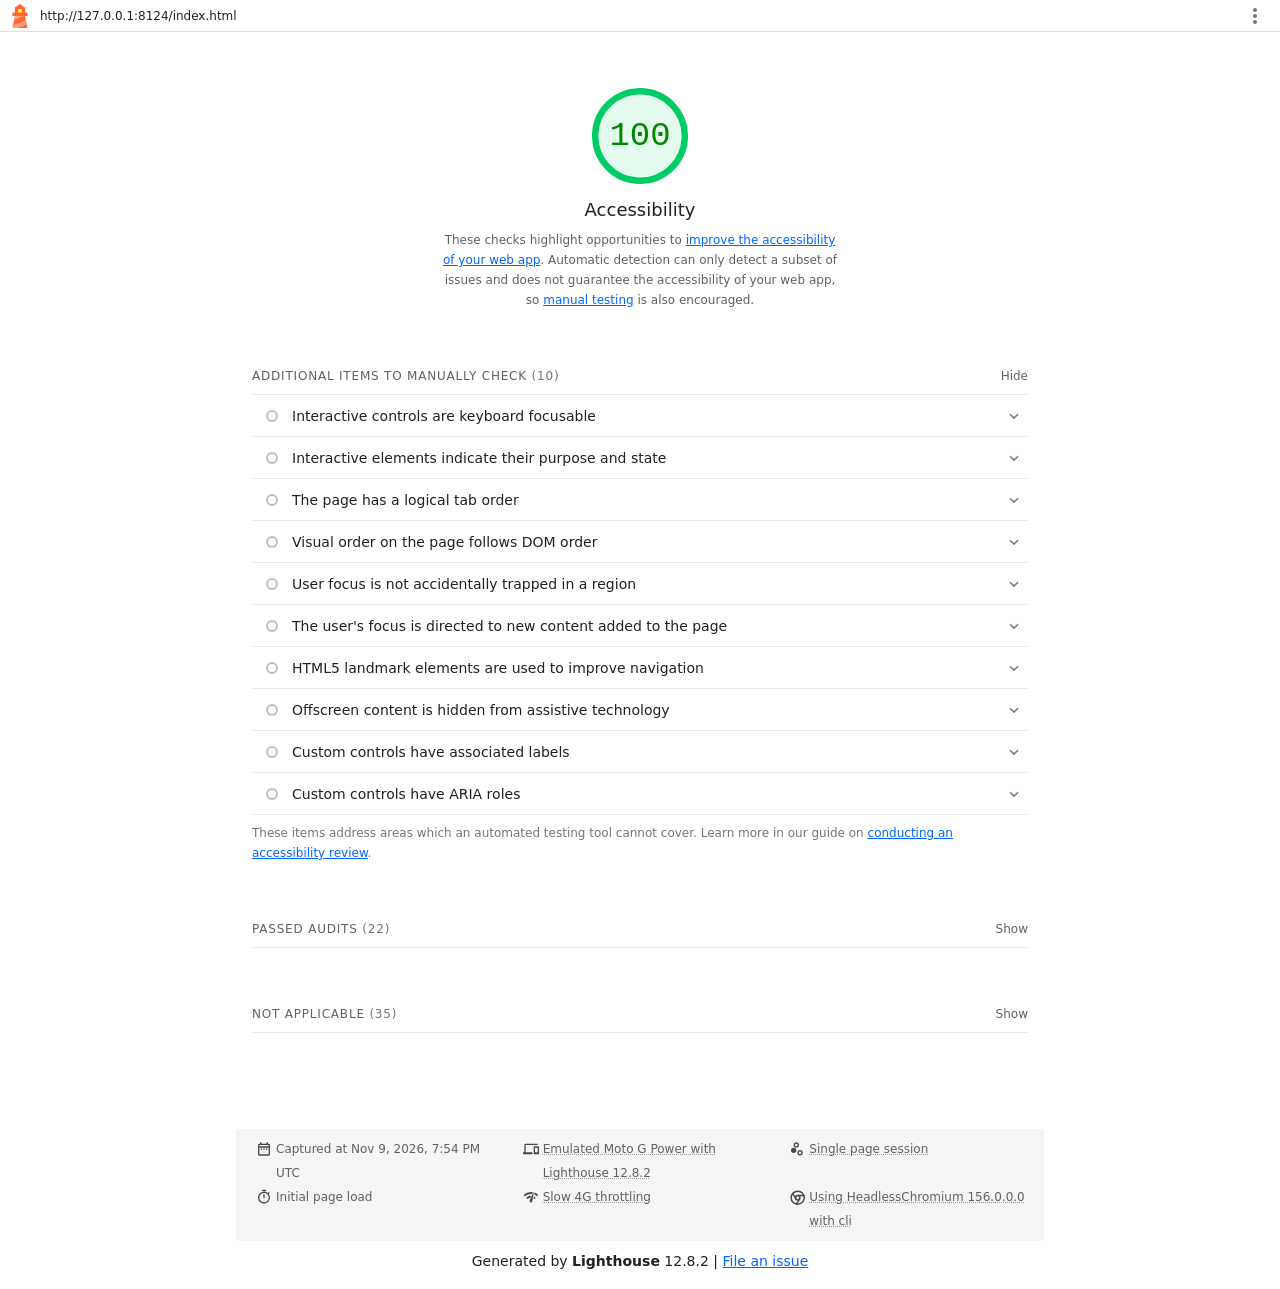
<file: lighthouse/index.report.html>
<!--
@license
Copyright 2018 Google LLC
SPDX-License-Identifier: Apache-2.0
-->
<!doctype html>
<html lang="en">
<head>
  <meta charset="utf-8">
  <meta name="viewport" content="width=device-width, initial-scale=1, minimum-scale=1">
  <link rel="icon" href='data:image/svg+xml;utf8,<svg fill="none" xmlns="http://www.w3.org/2000/svg" viewBox="0 0 48 48"><path d="m14 7 10-7 10 7v10h5v7h-5l5 24H9l5-24H9v-7h5V7Z" fill="%23F63"/><path d="M31.561 24H14l-1.689 8.105L31.561 24ZM18.983 48H9l1.022-4.907L35.723 32.27l1.663 7.98L18.983 48Z" fill="%23FFA385"/><path fill="%23FF3" d="M20.5 10h7v7h-7z"/></svg>'>
  <title>Lighthouse Report</title>
  <style>body {margin: 0}</style>
</head>
<body>
  <noscript>Lighthouse report requires JavaScript. Please enable.</noscript>

  <div id="lh-log"></div>

  <script>window.__LIGHTHOUSE_JSON__ = {"lighthouseVersion":"12.8.2","requestedUrl":"http://127.0.0.1:8124/index.html","mainDocumentUrl":"http://127.0.0.1:8124/index.html","finalDisplayedUrl":"http://127.0.0.1:8124/index.html","finalUrl":"http://127.0.0.1:8124/index.html","fetchTime":"2026-11-09T19:54:27.325Z","gatherMode":"navigation","runWarnings":[],"userAgent":"Mozilla/5.0 (Windows NT 10.0; Win64; x64) AppleWebKit/537.36 (KHTML, like Gecko) HeadlessChrome/156.0.0.0 Safari/537.36","environment":{"networkUserAgent":"Mozilla/5.0 (Linux; Android 11; moto g power (2022)) AppleWebKit/537.36 (KHTML, like Gecko) Chrome/136.0.0.0 Mobile Safari/537.36","hostUserAgent":"Mozilla/5.0 (Windows NT 10.0; Win64; x64) AppleWebKit/537.36 (KHTML, like Gecko) HeadlessChrome/156.0.0.0 Safari/537.36","benchmarkIndex":2365,"credits":{"axe-core":"4.14.0"}},"audits":{"accesskeys":{"id":"accesskeys","title":"`[accesskey]` values are unique","description":"Access keys let users quickly focus a part of the page. For proper navigation, each access key must be unique. [Learn more about access keys](https://dequeuniversity.com/rules/axe/4.10/accesskeys).","score":null,"scoreDisplayMode":"notApplicable"},"aria-allowed-attr":{"id":"aria-allowed-attr","title":"`[aria-*]` attributes match their roles","description":"Each ARIA `role` supports a specific subset of `aria-*` attributes. Mismatching these invalidates the `aria-*` attributes. [Learn how to match ARIA attributes to their roles](https://dequeuniversity.com/rules/axe/4.10/aria-allowed-attr).","score":1,"scoreDisplayMode":"binary","details":{"type":"table","headings":[{"key":"node","valueType":"node","subItemsHeading":{"key":"relatedNode","valueType":"node"},"label":"Failing Elements"}],"items":[]}},"aria-allowed-role":{"id":"aria-allowed-role","title":"Uses ARIA roles only on compatible elements","description":"Many HTML elements can only be assigned certain ARIA roles. Using ARIA roles where they are not allowed can interfere with the accessibility of the web page. [Learn more about ARIA roles](https://dequeuniversity.com/rules/axe/4.10/aria-allowed-role).","score":1,"scoreDisplayMode":"binary","details":{"type":"table","headings":[{"key":"node","valueType":"node","subItemsHeading":{"key":"relatedNode","valueType":"node"},"label":"Failing Elements"}],"items":[]}},"aria-command-name":{"id":"aria-command-name","title":"`button`, `link`, and `menuitem` elements have accessible names","description":"When an element doesn't have an accessible name, screen readers announce it with a generic name, making it unusable for users who rely on screen readers. [Learn how to make command elements more accessible](https://dequeuniversity.com/rules/axe/4.10/aria-command-name).","score":null,"scoreDisplayMode":"notApplicable"},"aria-conditional-attr":{"id":"aria-conditional-attr","title":"ARIA attributes are used as specified for the element's role","description":"Some ARIA attributes are only allowed on an element under certain conditions. [Learn more about conditional ARIA attributes](https://dequeuniversity.com/rules/axe/4.10/aria-conditional-attr).","score":1,"scoreDisplayMode":"binary","details":{"type":"table","headings":[{"key":"node","valueType":"node","subItemsHeading":{"key":"relatedNode","valueType":"node"},"label":"Failing Elements"}],"items":[]}},"aria-deprecated-role":{"id":"aria-deprecated-role","title":"Deprecated ARIA roles were not used","description":"Deprecated ARIA roles may not be processed correctly by assistive technology. [Learn more about deprecated ARIA roles](https://dequeuniversity.com/rules/axe/4.10/aria-deprecated-role).","score":null,"scoreDisplayMode":"notApplicable"},"aria-dialog-name":{"id":"aria-dialog-name","title":"Elements with `role=\"dialog\"` or `role=\"alertdialog\"` have accessible names.","description":"ARIA dialog elements without accessible names may prevent screen readers users from discerning the purpose of these elements. [Learn how to make ARIA dialog elements more accessible](https://dequeuniversity.com/rules/axe/4.10/aria-dialog-name).","score":null,"scoreDisplayMode":"notApplicable"},"aria-hidden-body":{"id":"aria-hidden-body","title":"`[aria-hidden=\"true\"]` is not present on the document `\u003cbody>`","description":"Assistive technologies, like screen readers, work inconsistently when `aria-hidden=\"true\"` is set on the document `\u003cbody>`. [Learn how `aria-hidden` affects the document body](https://dequeuniversity.com/rules/axe/4.10/aria-hidden-body).","score":1,"scoreDisplayMode":"binary","details":{"type":"table","headings":[{"key":"node","valueType":"node","subItemsHeading":{"key":"relatedNode","valueType":"node"},"label":"Failing Elements"}],"items":[]}},"aria-hidden-focus":{"id":"aria-hidden-focus","title":"`[aria-hidden=\"true\"]` elements do not contain focusable descendents","description":"Focusable descendents within an `[aria-hidden=\"true\"]` element prevent those interactive elements from being available to users of assistive technologies like screen readers. [Learn how `aria-hidden` affects focusable elements](https://dequeuniversity.com/rules/axe/4.10/aria-hidden-focus).","score":null,"scoreDisplayMode":"notApplicable"},"aria-input-field-name":{"id":"aria-input-field-name","title":"ARIA input fields have accessible names","description":"When an input field doesn't have an accessible name, screen readers announce it with a generic name, making it unusable for users who rely on screen readers. [Learn more about input field labels](https://dequeuniversity.com/rules/axe/4.10/aria-input-field-name).","score":null,"scoreDisplayMode":"notApplicable"},"aria-meter-name":{"id":"aria-meter-name","title":"ARIA `meter` elements have accessible names","description":"When a meter element doesn't have an accessible name, screen readers announce it with a generic name, making it unusable for users who rely on screen readers. [Learn how to name `meter` elements](https://dequeuniversity.com/rules/axe/4.10/aria-meter-name).","score":null,"scoreDisplayMode":"notApplicable"},"aria-progressbar-name":{"id":"aria-progressbar-name","title":"ARIA `progressbar` elements have accessible names","description":"When a `progressbar` element doesn't have an accessible name, screen readers announce it with a generic name, making it unusable for users who rely on screen readers. [Learn how to label `progressbar` elements](https://dequeuniversity.com/rules/axe/4.10/aria-progressbar-name).","score":null,"scoreDisplayMode":"notApplicable"},"aria-prohibited-attr":{"id":"aria-prohibited-attr","title":"Elements use only permitted ARIA attributes","description":"Using ARIA attributes in roles where they are prohibited can mean that important information is not communicated to users of assistive technologies. [Learn more about prohibited ARIA roles](https://dequeuniversity.com/rules/axe/4.10/aria-prohibited-attr).","score":1,"scoreDisplayMode":"binary","details":{"type":"table","headings":[{"key":"node","valueType":"node","subItemsHeading":{"key":"relatedNode","valueType":"node"},"label":"Failing Elements"}],"items":[]}},"aria-required-attr":{"id":"aria-required-attr","title":"`[role]`s have all required `[aria-*]` attributes","description":"Some ARIA roles have required attributes that describe the state of the element to screen readers. [Learn more about roles and required attributes](https://dequeuniversity.com/rules/axe/4.10/aria-required-attr).","score":null,"scoreDisplayMode":"notApplicable"},"aria-required-children":{"id":"aria-required-children","title":"Elements with an ARIA `[role]` that require children to contain a specific `[role]` have all required children.","description":"Some ARIA parent roles must contain specific child roles to perform their intended accessibility functions. [Learn more about roles and required children elements](https://dequeuniversity.com/rules/axe/4.10/aria-required-children).","score":null,"scoreDisplayMode":"notApplicable"},"aria-required-parent":{"id":"aria-required-parent","title":"`[role]`s are contained by their required parent element","description":"Some ARIA child roles must be contained by specific parent roles to properly perform their intended accessibility functions. [Learn more about ARIA roles and required parent element](https://dequeuniversity.com/rules/axe/4.10/aria-required-parent).","score":null,"scoreDisplayMode":"notApplicable"},"aria-roles":{"id":"aria-roles","title":"`[role]` values are valid","description":"ARIA roles must have valid values in order to perform their intended accessibility functions. [Learn more about valid ARIA roles](https://dequeuniversity.com/rules/axe/4.10/aria-roles).","score":null,"scoreDisplayMode":"notApplicable"},"aria-text":{"id":"aria-text","title":"Elements with the `role=text` attribute do not have focusable descendents.","description":"Adding `role=text` around a text node split by markup enables VoiceOver to treat it as one phrase, but the element's focusable descendents will not be announced. [Learn more about the `role=text` attribute](https://dequeuniversity.com/rules/axe/4.10/aria-text).","score":null,"scoreDisplayMode":"notApplicable"},"aria-toggle-field-name":{"id":"aria-toggle-field-name","title":"ARIA toggle fields have accessible names","description":"When a toggle field doesn't have an accessible name, screen readers announce it with a generic name, making it unusable for users who rely on screen readers. [Learn more about toggle fields](https://dequeuniversity.com/rules/axe/4.10/aria-toggle-field-name).","score":null,"scoreDisplayMode":"notApplicable"},"aria-tooltip-name":{"id":"aria-tooltip-name","title":"ARIA `tooltip` elements have accessible names","description":"When a tooltip element doesn't have an accessible name, screen readers announce it with a generic name, making it unusable for users who rely on screen readers. [Learn how to name `tooltip` elements](https://dequeuniversity.com/rules/axe/4.10/aria-tooltip-name).","score":null,"scoreDisplayMode":"notApplicable"},"aria-treeitem-name":{"id":"aria-treeitem-name","title":"ARIA `treeitem` elements have accessible names","description":"When a `treeitem` element doesn't have an accessible name, screen readers announce it with a generic name, making it unusable for users who rely on screen readers. [Learn more about labeling `treeitem` elements](https://dequeuniversity.com/rules/axe/4.10/aria-treeitem-name).","score":null,"scoreDisplayMode":"notApplicable"},"aria-valid-attr-value":{"id":"aria-valid-attr-value","title":"`[aria-*]` attributes have valid values","description":"Assistive technologies, like screen readers, can't interpret ARIA attributes with invalid values. [Learn more about valid values for ARIA attributes](https://dequeuniversity.com/rules/axe/4.10/aria-valid-attr-value).","score":1,"scoreDisplayMode":"binary","details":{"type":"table","headings":[{"key":"node","valueType":"node","subItemsHeading":{"key":"relatedNode","valueType":"node"},"label":"Failing Elements"}],"items":[]}},"aria-valid-attr":{"id":"aria-valid-attr","title":"`[aria-*]` attributes are valid and not misspelled","description":"Assistive technologies, like screen readers, can't interpret ARIA attributes with invalid names. [Learn more about valid ARIA attributes](https://dequeuniversity.com/rules/axe/4.10/aria-valid-attr).","score":1,"scoreDisplayMode":"binary","details":{"type":"table","headings":[{"key":"node","valueType":"node","subItemsHeading":{"key":"relatedNode","valueType":"node"},"label":"Failing Elements"}],"items":[]}},"button-name":{"id":"button-name","title":"Buttons have an accessible name","description":"When a button doesn't have an accessible name, screen readers announce it as \"button\", making it unusable for users who rely on screen readers. [Learn how to make buttons more accessible](https://dequeuniversity.com/rules/axe/4.10/button-name).","score":1,"scoreDisplayMode":"binary","details":{"type":"table","headings":[{"key":"node","valueType":"node","subItemsHeading":{"key":"relatedNode","valueType":"node"},"label":"Failing Elements"}],"items":[]}},"bypass":{"id":"bypass","title":"The page contains a heading, skip link, or landmark region","description":"Adding ways to bypass repetitive content lets keyboard users navigate the page more efficiently. [Learn more about bypass blocks](https://dequeuniversity.com/rules/axe/4.10/bypass).","score":null,"scoreDisplayMode":"notApplicable"},"color-contrast":{"id":"color-contrast","title":"Background and foreground colors have a sufficient contrast ratio","description":"Low-contrast text is difficult or impossible for many users to read. [Learn how to provide sufficient color contrast](https://dequeuniversity.com/rules/axe/4.10/color-contrast).","score":1,"scoreDisplayMode":"binary","details":{"type":"table","headings":[{"key":"node","valueType":"node","subItemsHeading":{"key":"relatedNode","valueType":"node"},"label":"Failing Elements"}],"items":[]}},"definition-list":{"id":"definition-list","title":"`\u003cdl>`'s contain only properly-ordered `\u003cdt>` and `\u003cdd>` groups, `\u003cscript>`, `\u003ctemplate>` or `\u003cdiv>` elements.","description":"When definition lists are not properly marked up, screen readers may produce confusing or inaccurate output. [Learn how to structure definition lists correctly](https://dequeuniversity.com/rules/axe/4.10/definition-list).","score":null,"scoreDisplayMode":"notApplicable"},"dlitem":{"id":"dlitem","title":"Definition list items are wrapped in `\u003cdl>` elements","description":"Definition list items (`\u003cdt>` and `\u003cdd>`) must be wrapped in a parent `\u003cdl>` element to ensure that screen readers can properly announce them. [Learn how to structure definition lists correctly](https://dequeuniversity.com/rules/axe/4.10/dlitem).","score":null,"scoreDisplayMode":"notApplicable"},"document-title":{"id":"document-title","title":"Document has a `\u003ctitle>` element","description":"The title gives screen reader users an overview of the page, and search engine users rely on it heavily to determine if a page is relevant to their search. [Learn more about document titles](https://dequeuniversity.com/rules/axe/4.10/document-title).","score":1,"scoreDisplayMode":"binary","details":{"type":"table","headings":[{"key":"node","valueType":"node","subItemsHeading":{"key":"relatedNode","valueType":"node"},"label":"Failing Elements"}],"items":[]}},"duplicate-id-aria":{"id":"duplicate-id-aria","title":"ARIA IDs are unique","description":"The value of an ARIA ID must be unique to prevent other instances from being overlooked by assistive technologies. [Learn how to fix duplicate ARIA IDs](https://dequeuniversity.com/rules/axe/4.10/duplicate-id-aria).","score":null,"scoreDisplayMode":"notApplicable"},"empty-heading":{"id":"empty-heading","title":"All heading elements contain content.","description":"A heading with no content or inaccessible text prevent screen reader users from accessing information on the page's structure. [Learn more about headings](https://dequeuniversity.com/rules/axe/4.10/empty-heading).","score":null,"scoreDisplayMode":"notApplicable"},"form-field-multiple-labels":{"id":"form-field-multiple-labels","title":"No form fields have multiple labels","description":"Form fields with multiple labels can be confusingly announced by assistive technologies like screen readers which use either the first, the last, or all of the labels. [Learn how to use form labels](https://dequeuniversity.com/rules/axe/4.10/form-field-multiple-labels).","score":null,"scoreDisplayMode":"notApplicable"},"frame-title":{"id":"frame-title","title":"`\u003cframe>` or `\u003ciframe>` elements have a title","description":"Screen reader users rely on frame titles to describe the contents of frames. [Learn more about frame titles](https://dequeuniversity.com/rules/axe/4.10/frame-title).","score":null,"scoreDisplayMode":"notApplicable"},"heading-order":{"id":"heading-order","title":"Heading elements appear in a sequentially-descending order","description":"Properly ordered headings that do not skip levels convey the semantic structure of the page, making it easier to navigate and understand when using assistive technologies. [Learn more about heading order](https://dequeuniversity.com/rules/axe/4.10/heading-order).","score":1,"scoreDisplayMode":"binary","details":{"type":"table","headings":[{"key":"node","valueType":"node","subItemsHeading":{"key":"relatedNode","valueType":"node"},"label":"Failing Elements"}],"items":[]}},"html-has-lang":{"id":"html-has-lang","title":"`\u003chtml>` element has a `[lang]` attribute","description":"If a page doesn't specify a `lang` attribute, a screen reader assumes that the page is in the default language that the user chose when setting up the screen reader. If the page isn't actually in the default language, then the screen reader might not announce the page's text correctly. [Learn more about the `lang` attribute](https://dequeuniversity.com/rules/axe/4.10/html-has-lang).","score":1,"scoreDisplayMode":"binary","details":{"type":"table","headings":[{"key":"node","valueType":"node","subItemsHeading":{"key":"relatedNode","valueType":"node"},"label":"Failing Elements"}],"items":[]}},"html-lang-valid":{"id":"html-lang-valid","title":"`\u003chtml>` element has a valid value for its `[lang]` attribute","description":"Specifying a valid [BCP 47 language](https://www.w3.org/International/questions/qa-choosing-language-tags#question) helps screen readers announce text properly. [Learn how to use the `lang` attribute](https://dequeuniversity.com/rules/axe/4.10/html-lang-valid).","score":1,"scoreDisplayMode":"binary","details":{"type":"table","headings":[{"key":"node","valueType":"node","subItemsHeading":{"key":"relatedNode","valueType":"node"},"label":"Failing Elements"}],"items":[]}},"html-xml-lang-mismatch":{"id":"html-xml-lang-mismatch","title":"`\u003chtml>` element has an `[xml:lang]` attribute with the same base language as the `[lang]` attribute.","description":"If the webpage does not specify a consistent language, then the screen reader might not announce the page's text correctly. [Learn more about the `lang` attribute](https://dequeuniversity.com/rules/axe/4.10/html-xml-lang-mismatch).","score":null,"scoreDisplayMode":"notApplicable"},"identical-links-same-purpose":{"id":"identical-links-same-purpose","title":"Identical links have the same purpose.","description":"Links with the same destination should have the same description, to help users understand the link's purpose and decide whether to follow it. [Learn more about identical links](https://dequeuniversity.com/rules/axe/4.10/identical-links-same-purpose).","score":1,"scoreDisplayMode":"informative","details":{"type":"table","headings":[{"key":"node","valueType":"node","subItemsHeading":{"key":"relatedNode","valueType":"node"},"label":"Failing Elements"}],"items":[{"node":{"type":"node","lhId":"1-0-A","path":"1,HTML,1,BODY,2,MAIN,5,SECTION,2,A","selector":"body > main#main-content > section#contacts > a","boundingRect":{"top":3106,"bottom":3123,"left":16,"right":85,"width":69,"height":17},"snippet":"\u003ca href=\"contacts.html\">","nodeLabel":"Контакты","explanation":"Fix all of the following:\n  Check that links have the same purpose, or are intentionally ambiguous."},"subItems":{"type":"subitems","items":[{"relatedNode":{"type":"node","lhId":"1-1-A","path":"1,HTML,1,BODY,3,FOOTER,0,DIV,3,A","selector":"body > footer.site-footer > div.site-footer__inner > a","boundingRect":{"top":3328,"bottom":3352,"left":16,"right":85,"width":69,"height":24},"snippet":"\u003ca href=\"index.html#contacts\">","nodeLabel":"Контакты"}}]}}],"debugData":{"type":"debugdata","impact":"minor","tags":["cat.semantics","wcag2aaa","wcag249"]}}},"image-alt":{"id":"image-alt","title":"Image elements have `[alt]` attributes","description":"Informative elements should aim for short, descriptive alternate text. Decorative elements can be ignored with an empty alt attribute. [Learn more about the `alt` attribute](https://dequeuniversity.com/rules/axe/4.10/image-alt).","score":1,"scoreDisplayMode":"binary","details":{"type":"table","headings":[{"key":"node","valueType":"node","subItemsHeading":{"key":"relatedNode","valueType":"node"},"label":"Failing Elements"}],"items":[]}},"image-redundant-alt":{"id":"image-redundant-alt","title":"Image elements do not have `[alt]` attributes that are redundant text.","description":"Informative elements should aim for short, descriptive alternative text. Alternative text that is exactly the same as the text adjacent to the link or image is potentially confusing for screen reader users, because the text will be read twice. [Learn more about the `alt` attribute](https://dequeuniversity.com/rules/axe/4.10/image-redundant-alt).","score":1,"scoreDisplayMode":"binary","details":{"type":"table","headings":[{"key":"node","valueType":"node","subItemsHeading":{"key":"relatedNode","valueType":"node"},"label":"Failing Elements"}],"items":[]}},"input-button-name":{"id":"input-button-name","title":"Input buttons have discernible text.","description":"Adding discernable and accessible text to input buttons may help screen reader users understand the purpose of the input button. [Learn more about input buttons](https://dequeuniversity.com/rules/axe/4.10/input-button-name).","score":null,"scoreDisplayMode":"notApplicable"},"input-image-alt":{"id":"input-image-alt","title":"`\u003cinput type=\"image\">` elements have `[alt]` text","description":"When an image is being used as an `\u003cinput>` button, providing alternative text can help screen reader users understand the purpose of the button. [Learn about input image alt text](https://dequeuniversity.com/rules/axe/4.10/input-image-alt).","score":null,"scoreDisplayMode":"notApplicable"},"label-content-name-mismatch":{"id":"label-content-name-mismatch","title":"Elements with visible text labels have matching accessible names.","description":"Visible text labels that do not match the accessible name can result in a confusing experience for screen reader users. [Learn more about accessible names](https://dequeuniversity.com/rules/axe/4.10/label-content-name-mismatch).","score":null,"scoreDisplayMode":"notApplicable"},"label":{"id":"label","title":"Form elements have associated labels","description":"Labels ensure that form controls are announced properly by assistive technologies, like screen readers. [Learn more about form element labels](https://dequeuniversity.com/rules/axe/4.10/label).","score":null,"scoreDisplayMode":"notApplicable"},"landmark-one-main":{"id":"landmark-one-main","title":"Document has a main landmark.","description":"One main landmark helps screen reader users navigate a web page. [Learn more about landmarks](https://dequeuniversity.com/rules/axe/4.10/landmark-one-main).","score":null,"scoreDisplayMode":"notApplicable"},"link-name":{"id":"link-name","title":"Links have a discernible name","description":"Link text (and alternate text for images, when used as links) that is discernible, unique, and focusable improves the navigation experience for screen reader users. [Learn how to make links accessible](https://dequeuniversity.com/rules/axe/4.10/link-name).","score":1,"scoreDisplayMode":"binary","details":{"type":"table","headings":[{"key":"node","valueType":"node","subItemsHeading":{"key":"relatedNode","valueType":"node"},"label":"Failing Elements"}],"items":[]}},"link-in-text-block":{"id":"link-in-text-block","title":"Links are distinguishable without relying on color.","description":"Low-contrast text is difficult or impossible for many users to read. Link text that is discernible improves the experience for users with low vision. [Learn how to make links distinguishable](https://dequeuniversity.com/rules/axe/4.10/link-in-text-block).","score":null,"scoreDisplayMode":"notApplicable"},"list":{"id":"list","title":"Lists contain only `\u003cli>` elements and script supporting elements (`\u003cscript>` and `\u003ctemplate>`).","description":"Screen readers have a specific way of announcing lists. Ensuring proper list structure aids screen reader output. [Learn more about proper list structure](https://dequeuniversity.com/rules/axe/4.10/list).","score":1,"scoreDisplayMode":"binary","details":{"type":"table","headings":[{"key":"node","valueType":"node","subItemsHeading":{"key":"relatedNode","valueType":"node"},"label":"Failing Elements"}],"items":[]}},"listitem":{"id":"listitem","title":"List items (`\u003cli>`) are contained within `\u003cul>`, `\u003col>` or `\u003cmenu>` parent elements","description":"Screen readers require list items (`\u003cli>`) to be contained within a parent `\u003cul>`, `\u003col>` or `\u003cmenu>` to be announced properly. [Learn more about proper list structure](https://dequeuniversity.com/rules/axe/4.10/listitem).","score":1,"scoreDisplayMode":"binary","details":{"type":"table","headings":[{"key":"node","valueType":"node","subItemsHeading":{"key":"relatedNode","valueType":"node"},"label":"Failing Elements"}],"items":[]}},"meta-refresh":{"id":"meta-refresh","title":"The document does not use `\u003cmeta http-equiv=\"refresh\">`","description":"Users do not expect a page to refresh automatically, and doing so will move focus back to the top of the page. This may create a frustrating or confusing experience. [Learn more about the refresh meta tag](https://dequeuniversity.com/rules/axe/4.10/meta-refresh).","score":null,"scoreDisplayMode":"notApplicable"},"meta-viewport":{"id":"meta-viewport","title":"`[user-scalable=\"no\"]` is not used in the `\u003cmeta name=\"viewport\">` element and the `[maximum-scale]` attribute is not less than 5.","description":"Disabling zooming is problematic for users with low vision who rely on screen magnification to properly see the contents of a web page. [Learn more about the viewport meta tag](https://dequeuniversity.com/rules/axe/4.10/meta-viewport).","score":1,"scoreDisplayMode":"binary","details":{"type":"table","headings":[{"key":"node","valueType":"node","subItemsHeading":{"key":"relatedNode","valueType":"node"},"label":"Failing Elements"}],"items":[]}},"object-alt":{"id":"object-alt","title":"`\u003cobject>` elements have alternate text","description":"Screen readers cannot translate non-text content. Adding alternate text to `\u003cobject>` elements helps screen readers convey meaning to users. [Learn more about alt text for `object` elements](https://dequeuniversity.com/rules/axe/4.10/object-alt).","score":null,"scoreDisplayMode":"notApplicable"},"select-name":{"id":"select-name","title":"Select elements have associated label elements.","description":"Form elements without effective labels can create frustrating experiences for screen reader users. [Learn more about the `select` element](https://dequeuniversity.com/rules/axe/4.10/select-name).","score":null,"scoreDisplayMode":"notApplicable"},"skip-link":{"id":"skip-link","title":"Skip links are focusable.","description":"Including a skip link can help users skip to the main content to save time. [Learn more about skip links](https://dequeuniversity.com/rules/axe/4.10/skip-link).","score":1,"scoreDisplayMode":"binary","details":{"type":"table","headings":[{"key":"node","valueType":"node","subItemsHeading":{"key":"relatedNode","valueType":"node"},"label":"Failing Elements"}],"items":[]}},"tabindex":{"id":"tabindex","title":"No element has a `[tabindex]` value greater than 0","description":"A value greater than 0 implies an explicit navigation ordering. Although technically valid, this often creates frustrating experiences for users who rely on assistive technologies. [Learn more about the `tabindex` attribute](https://dequeuniversity.com/rules/axe/4.10/tabindex).","score":1,"scoreDisplayMode":"binary","details":{"type":"table","headings":[{"key":"node","valueType":"node","subItemsHeading":{"key":"relatedNode","valueType":"node"},"label":"Failing Elements"}],"items":[]}},"table-duplicate-name":{"id":"table-duplicate-name","title":"Tables have different content in the summary attribute and `\u003ccaption>`.","description":"The summary attribute should describe the table structure, while `\u003ccaption>` should have the onscreen title. Accurate table mark-up helps users of screen readers. [Learn more about summary and caption](https://dequeuniversity.com/rules/axe/4.10/table-duplicate-name).","score":null,"scoreDisplayMode":"notApplicable"},"table-fake-caption":{"id":"table-fake-caption","title":"Tables use `\u003ccaption>` instead of cells with the `[colspan]` attribute to indicate a caption.","description":"Screen readers have features to make navigating tables easier. Ensuring that tables use the actual caption element instead of cells with the `[colspan]` attribute may improve the experience for screen reader users. [Learn more about captions](https://dequeuniversity.com/rules/axe/4.10/table-fake-caption).","score":null,"scoreDisplayMode":"notApplicable"},"target-size":{"id":"target-size","title":"Touch targets have sufficient size and spacing.","description":"Touch targets with sufficient size and spacing help users who may have difficulty targeting small controls to activate the targets. [Learn more about touch targets](https://dequeuniversity.com/rules/axe/4.10/target-size).","score":1,"scoreDisplayMode":"binary","details":{"type":"table","headings":[{"key":"node","valueType":"node","subItemsHeading":{"key":"relatedNode","valueType":"node"},"label":"Failing Elements"}],"items":[]}},"td-has-header":{"id":"td-has-header","title":"`\u003ctd>` elements in a large `\u003ctable>` have one or more table headers.","description":"Screen readers have features to make navigating tables easier. Ensuring that `\u003ctd>` elements in a large table (3 or more cells in width and height) have an associated table header may improve the experience for screen reader users. [Learn more about table headers](https://dequeuniversity.com/rules/axe/4.10/td-has-header).","score":null,"scoreDisplayMode":"notApplicable"},"td-headers-attr":{"id":"td-headers-attr","title":"Cells in a `\u003ctable>` element that use the `[headers]` attribute refer to table cells within the same table.","description":"Screen readers have features to make navigating tables easier. Ensuring `\u003ctd>` cells using the `[headers]` attribute only refer to other cells in the same table may improve the experience for screen reader users. [Learn more about the `headers` attribute](https://dequeuniversity.com/rules/axe/4.10/td-headers-attr).","score":null,"scoreDisplayMode":"notApplicable"},"th-has-data-cells":{"id":"th-has-data-cells","title":"`\u003cth>` elements and elements with `[role=\"columnheader\"/\"rowheader\"]` have data cells they describe.","description":"Screen readers have features to make navigating tables easier. Ensuring table headers always refer to some set of cells may improve the experience for screen reader users. [Learn more about table headers](https://dequeuniversity.com/rules/axe/4.10/th-has-data-cells).","score":null,"scoreDisplayMode":"notApplicable"},"valid-lang":{"id":"valid-lang","title":"`[lang]` attributes have a valid value","description":"Specifying a valid [BCP 47 language](https://www.w3.org/International/questions/qa-choosing-language-tags#question) on elements helps ensure that text is pronounced correctly by a screen reader. [Learn how to use the `lang` attribute](https://dequeuniversity.com/rules/axe/4.10/valid-lang).","score":null,"scoreDisplayMode":"notApplicable"},"video-caption":{"id":"video-caption","title":"`\u003cvideo>` elements contain a `\u003ctrack>` element with `[kind=\"captions\"]`","description":"When a video provides a caption it is easier for deaf and hearing impaired users to access its information. [Learn more about video captions](https://dequeuniversity.com/rules/axe/4.10/video-caption).","score":null,"scoreDisplayMode":"notApplicable"},"custom-controls-labels":{"id":"custom-controls-labels","title":"Custom controls have associated labels","description":"Custom interactive controls have associated labels, provided by aria-label or aria-labelledby. [Learn more about custom controls and labels](https://developer.chrome.com/docs/lighthouse/accessibility/custom-controls-labels/).","score":null,"scoreDisplayMode":"manual"},"custom-controls-roles":{"id":"custom-controls-roles","title":"Custom controls have ARIA roles","description":"Custom interactive controls have appropriate ARIA roles. [Learn how to add roles to custom controls](https://developer.chrome.com/docs/lighthouse/accessibility/custom-control-roles/).","score":null,"scoreDisplayMode":"manual"},"focus-traps":{"id":"focus-traps","title":"User focus is not accidentally trapped in a region","description":"A user can tab into and out of any control or region without accidentally trapping their focus. [Learn how to avoid focus traps](https://developer.chrome.com/docs/lighthouse/accessibility/focus-traps/).","score":null,"scoreDisplayMode":"manual"},"focusable-controls":{"id":"focusable-controls","title":"Interactive controls are keyboard focusable","description":"Custom interactive controls are keyboard focusable and display a focus indicator. [Learn how to make custom controls focusable](https://developer.chrome.com/docs/lighthouse/accessibility/focusable-controls/).","score":null,"scoreDisplayMode":"manual"},"interactive-element-affordance":{"id":"interactive-element-affordance","title":"Interactive elements indicate their purpose and state","description":"Interactive elements, such as links and buttons, should indicate their state and be distinguishable from non-interactive elements. [Learn how to decorate interactive elements with affordance hints](https://developer.chrome.com/docs/lighthouse/accessibility/interactive-element-affordance/).","score":null,"scoreDisplayMode":"manual"},"logical-tab-order":{"id":"logical-tab-order","title":"The page has a logical tab order","description":"Tabbing through the page follows the visual layout. Users cannot focus elements that are offscreen. [Learn more about logical tab ordering](https://developer.chrome.com/docs/lighthouse/accessibility/logical-tab-order/).","score":null,"scoreDisplayMode":"manual"},"managed-focus":{"id":"managed-focus","title":"The user's focus is directed to new content added to the page","description":"If new content, such as a dialog, is added to the page, the user's focus is directed to it. [Learn how to direct focus to new content](https://developer.chrome.com/docs/lighthouse/accessibility/managed-focus/).","score":null,"scoreDisplayMode":"manual"},"offscreen-content-hidden":{"id":"offscreen-content-hidden","title":"Offscreen content is hidden from assistive technology","description":"Offscreen content is hidden with display: none or aria-hidden=true. [Learn how to properly hide offscreen content](https://developer.chrome.com/docs/lighthouse/accessibility/offscreen-content-hidden/).","score":null,"scoreDisplayMode":"manual"},"use-landmarks":{"id":"use-landmarks","title":"HTML5 landmark elements are used to improve navigation","description":"Landmark elements (`\u003cmain>`, `\u003cnav>`, etc.) are used to improve the keyboard navigation of the page for assistive technology. [Learn more about landmark elements](https://developer.chrome.com/docs/lighthouse/accessibility/use-landmarks/).","score":null,"scoreDisplayMode":"manual"},"visual-order-follows-dom":{"id":"visual-order-follows-dom","title":"Visual order on the page follows DOM order","description":"DOM order matches the visual order, improving navigation for assistive technology. [Learn more about DOM and visual ordering](https://developer.chrome.com/docs/lighthouse/accessibility/visual-order-follows-dom/).","score":null,"scoreDisplayMode":"manual"}},"configSettings":{"output":["html","json"],"maxWaitForFcp":30000,"maxWaitForLoad":45000,"pauseAfterFcpMs":1000,"pauseAfterLoadMs":1000,"networkQuietThresholdMs":1000,"cpuQuietThresholdMs":1000,"formFactor":"mobile","throttling":{"rttMs":150,"throughputKbps":1638.4,"requestLatencyMs":562.5,"downloadThroughputKbps":1474.5600000000002,"uploadThroughputKbps":675,"cpuSlowdownMultiplier":4},"throttlingMethod":"simulate","screenEmulation":{"mobile":true,"width":412,"height":823,"deviceScaleFactor":1.75,"disabled":false},"emulatedUserAgent":"Mozilla/5.0 (Linux; Android 11; moto g power (2022)) AppleWebKit/537.36 (KHTML, like Gecko) Chrome/136.0.0.0 Mobile Safari/537.36","auditMode":false,"gatherMode":false,"clearStorageTypes":["file_systems","shader_cache","service_workers","cache_storage"],"disableStorageReset":true,"debugNavigation":false,"channel":"cli","usePassiveGathering":false,"disableFullPageScreenshot":false,"skipAboutBlank":false,"blankPage":"about:blank","ignoreStatusCode":false,"locale":"en-US","blockedUrlPatterns":null,"additionalTraceCategories":null,"extraHeaders":null,"precomputedLanternData":null,"onlyAudits":null,"onlyCategories":["accessibility"],"skipAudits":null},"categories":{"accessibility":{"title":"Accessibility","description":"These checks highlight opportunities to [improve the accessibility of your web app](https://developer.chrome.com/docs/lighthouse/accessibility/). Automatic detection can only detect a subset of issues and does not guarantee the accessibility of your web app, so [manual testing](https://web.dev/articles/how-to-review) is also encouraged.","manualDescription":"These items address areas which an automated testing tool cannot cover. Learn more in our guide on [conducting an accessibility review](https://web.dev/articles/how-to-review).","supportedModes":["navigation","snapshot"],"auditRefs":[{"id":"accesskeys","weight":0,"group":"a11y-navigation"},{"id":"aria-allowed-attr","weight":10,"group":"a11y-aria"},{"id":"aria-allowed-role","weight":1,"group":"a11y-aria"},{"id":"aria-command-name","weight":0,"group":"a11y-aria"},{"id":"aria-conditional-attr","weight":7,"group":"a11y-aria"},{"id":"aria-deprecated-role","weight":0,"group":"a11y-aria"},{"id":"aria-dialog-name","weight":0,"group":"a11y-aria"},{"id":"aria-hidden-body","weight":10,"group":"a11y-aria"},{"id":"aria-hidden-focus","weight":0,"group":"a11y-aria"},{"id":"aria-input-field-name","weight":0,"group":"a11y-aria"},{"id":"aria-meter-name","weight":0,"group":"a11y-aria"},{"id":"aria-progressbar-name","weight":0,"group":"a11y-aria"},{"id":"aria-prohibited-attr","weight":7,"group":"a11y-aria"},{"id":"aria-required-attr","weight":0,"group":"a11y-aria"},{"id":"aria-required-children","weight":0,"group":"a11y-aria"},{"id":"aria-required-parent","weight":0,"group":"a11y-aria"},{"id":"aria-roles","weight":0,"group":"a11y-aria"},{"id":"aria-text","weight":0,"group":"a11y-aria"},{"id":"aria-toggle-field-name","weight":0,"group":"a11y-aria"},{"id":"aria-tooltip-name","weight":0,"group":"a11y-aria"},{"id":"aria-treeitem-name","weight":0,"group":"a11y-aria"},{"id":"aria-valid-attr-value","weight":10,"group":"a11y-aria"},{"id":"aria-valid-attr","weight":10,"group":"a11y-aria"},{"id":"button-name","weight":10,"group":"a11y-names-labels"},{"id":"bypass","weight":0,"group":"a11y-navigation"},{"id":"color-contrast","weight":7,"group":"a11y-color-contrast"},{"id":"definition-list","weight":0,"group":"a11y-tables-lists"},{"id":"dlitem","weight":0,"group":"a11y-tables-lists"},{"id":"document-title","weight":7,"group":"a11y-names-labels"},{"id":"duplicate-id-aria","weight":0,"group":"a11y-aria"},{"id":"form-field-multiple-labels","weight":0,"group":"a11y-names-labels"},{"id":"frame-title","weight":0,"group":"a11y-names-labels"},{"id":"heading-order","weight":3,"group":"a11y-navigation"},{"id":"html-has-lang","weight":7,"group":"a11y-language"},{"id":"html-lang-valid","weight":7,"group":"a11y-language"},{"id":"html-xml-lang-mismatch","weight":0,"group":"a11y-language"},{"id":"image-alt","weight":10,"group":"a11y-names-labels"},{"id":"image-redundant-alt","weight":1,"group":"a11y-names-labels"},{"id":"input-button-name","weight":0,"group":"a11y-names-labels"},{"id":"input-image-alt","weight":0,"group":"a11y-names-labels"},{"id":"label","weight":0,"group":"a11y-names-labels"},{"id":"link-in-text-block","weight":0,"group":"a11y-color-contrast"},{"id":"link-name","weight":7,"group":"a11y-names-labels"},{"id":"list","weight":7,"group":"a11y-tables-lists"},{"id":"listitem","weight":7,"group":"a11y-tables-lists"},{"id":"meta-refresh","weight":0,"group":"a11y-best-practices"},{"id":"meta-viewport","weight":10,"group":"a11y-best-practices"},{"id":"object-alt","weight":0,"group":"a11y-names-labels"},{"id":"select-name","weight":0,"group":"a11y-names-labels"},{"id":"skip-link","weight":3,"group":"a11y-names-labels"},{"id":"tabindex","weight":7,"group":"a11y-navigation"},{"id":"table-duplicate-name","weight":0,"group":"a11y-tables-lists"},{"id":"target-size","weight":7,"group":"a11y-best-practices"},{"id":"td-headers-attr","weight":0,"group":"a11y-tables-lists"},{"id":"th-has-data-cells","weight":0,"group":"a11y-tables-lists"},{"id":"valid-lang","weight":0,"group":"a11y-language"},{"id":"video-caption","weight":0,"group":"a11y-audio-video"},{"id":"focusable-controls","weight":0},{"id":"interactive-element-affordance","weight":0},{"id":"logical-tab-order","weight":0},{"id":"visual-order-follows-dom","weight":0},{"id":"focus-traps","weight":0},{"id":"managed-focus","weight":0},{"id":"use-landmarks","weight":0},{"id":"offscreen-content-hidden","weight":0},{"id":"custom-controls-labels","weight":0},{"id":"custom-controls-roles","weight":0},{"id":"empty-heading","weight":0,"group":"hidden"},{"id":"identical-links-same-purpose","weight":0,"group":"hidden"},{"id":"landmark-one-main","weight":0,"group":"hidden"},{"id":"label-content-name-mismatch","weight":0,"group":"hidden"},{"id":"table-fake-caption","weight":0,"group":"hidden"},{"id":"td-has-header","weight":0,"group":"hidden"}],"id":"accessibility","score":1}},"categoryGroups":{"metrics":{"title":"Metrics"},"insights":{"title":"Insights","description":"These insights are also available in the Chrome DevTools Performance Panel - [record a trace](https://developer.chrome.com/docs/devtools/performance/reference) to view more detailed information."},"diagnostics":{"title":"Diagnostics","description":"More information about the performance of your application. These numbers don't [directly affect](https://developer.chrome.com/docs/lighthouse/performance/performance-scoring/) the Performance score."},"a11y-best-practices":{"title":"Best practices","description":"These items highlight common accessibility best practices."},"a11y-color-contrast":{"title":"Contrast","description":"These are opportunities to improve the legibility of your content."},"a11y-names-labels":{"title":"Names and labels","description":"These are opportunities to improve the semantics of the controls in your application. This may enhance the experience for users of assistive technology, like a screen reader."},"a11y-navigation":{"title":"Navigation","description":"These are opportunities to improve keyboard navigation in your application."},"a11y-aria":{"title":"ARIA","description":"These are opportunities to improve the usage of ARIA in your application which may enhance the experience for users of assistive technology, like a screen reader."},"a11y-language":{"title":"Internationalization and localization","description":"These are opportunities to improve the interpretation of your content by users in different locales."},"a11y-audio-video":{"title":"Audio and video","description":"These are opportunities to provide alternative content for audio and video. This may improve the experience for users with hearing or vision impairments."},"a11y-tables-lists":{"title":"Tables and lists","description":"These are opportunities to improve the experience of reading tabular or list data using assistive technology, like a screen reader."},"seo-mobile":{"title":"Mobile Friendly","description":"Make sure your pages are mobile friendly so users don’t have to pinch or zoom in order to read the content pages. [Learn how to make pages mobile-friendly](https://developers.google.com/search/mobile-sites/)."},"seo-content":{"title":"Content Best Practices","description":"Format your HTML in a way that enables crawlers to better understand your app’s content."},"seo-crawl":{"title":"Crawling and Indexing","description":"To appear in search results, crawlers need access to your app."},"best-practices-trust-safety":{"title":"Trust and Safety"},"best-practices-ux":{"title":"User Experience"},"best-practices-browser-compat":{"title":"Browser Compatibility"},"best-practices-general":{"title":"General"},"hidden":{"title":""}},"stackPacks":[],"entities":[{"name":"127.0.0.1","origins":["http://127.0.0.1:8124"],"isFirstParty":true,"isUnrecognized":true}],"fullPageScreenshot":{"screenshot":{"data":"[data-uri]","width":412,"height":3376},"nodes":{"1-0-A":{"id":"","top":3106,"bottom":3123,"left":16,"right":85,"width":69,"height":17},"1-1-A":{"id":"","top":3328,"bottom":3352,"left":16,"right":85,"width":69,"height":24}}},"timing":{"entries":[{"startTime":2078.56,"name":"lh:config","duration":1018.82,"entryType":"measure"},{"startTime":2081.09,"name":"lh:config:resolveArtifactsToDefns","duration":110.55,"entryType":"measure"},{"startTime":3097.55,"name":"lh:runner:gather","duration":5083.18,"entryType":"measure"},{"startTime":3196.45,"name":"lh:driver:connect","duration":12.56,"entryType":"measure"},{"startTime":3209.4,"name":"lh:driver:navigate","duration":15.79,"entryType":"measure"},{"startTime":3225.56,"name":"lh:gather:getBenchmarkIndex","duration":1008.18,"entryType":"measure"},{"startTime":4233.95,"name":"lh:gather:getVersion","duration":1.28,"entryType":"measure"},{"startTime":4235.39,"name":"lh:gather:getDevicePixelRatio","duration":1.44,"entryType":"measure"},{"startTime":4238.04,"name":"lh:prepare:navigationMode","duration":22.59,"entryType":"measure"},{"startTime":4259.25,"name":"lh:gather:prepareThrottlingAndNetwork","duration":1.35,"entryType":"measure"},{"startTime":4270.64,"name":"lh:driver:navigate","duration":2421.3,"entryType":"measure"},{"startTime":6695.24,"name":"lh:computed:NetworkRecords","duration":0.89,"entryType":"measure"},{"startTime":6696.79,"name":"lh:gather:getArtifact:DevtoolsLog","duration":0.04,"entryType":"measure"},{"startTime":6696.86,"name":"lh:gather:getArtifact:Accessibility","duration":260.34,"entryType":"measure"},{"startTime":6957.36,"name":"lh:gather:getArtifact:NetworkUserAgent","duration":0.08,"entryType":"measure"},{"startTime":6957.46,"name":"lh:gather:getArtifact:Stacks","duration":10.47,"entryType":"measure"},{"startTime":6957.55,"name":"lh:gather:collectStacks","duration":10.35,"entryType":"measure"},{"startTime":6967.96,"name":"lh:gather:getArtifact:FullPageScreenshot","duration":1189.13,"entryType":"measure"},{"startTime":8181.2,"name":"lh:runner:audit","duration":293.68,"entryType":"measure"},{"startTime":8181.32,"name":"lh:runner:auditing","duration":292.94,"entryType":"measure"},{"startTime":8182.97,"name":"lh:audit:accesskeys","duration":2.47,"entryType":"measure"},{"startTime":8185.88,"name":"lh:audit:aria-allowed-attr","duration":7.19,"entryType":"measure"},{"startTime":8194.58,"name":"lh:audit:aria-allowed-role","duration":7.36,"entryType":"measure"},{"startTime":8203.05,"name":"lh:audit:aria-command-name","duration":1.68,"entryType":"measure"},{"startTime":8205.52,"name":"lh:audit:aria-conditional-attr","duration":5.76,"entryType":"measure"},{"startTime":8212.18,"name":"lh:audit:aria-deprecated-role","duration":1.87,"entryType":"measure"},{"startTime":8214.53,"name":"lh:audit:aria-dialog-name","duration":2.97,"entryType":"measure"},{"startTime":8218.04,"name":"lh:audit:aria-hidden-body","duration":7.05,"entryType":"measure"},{"startTime":8225.47,"name":"lh:audit:aria-hidden-focus","duration":3.17,"entryType":"measure"},{"startTime":8229.24,"name":"lh:audit:aria-input-field-name","duration":1.54,"entryType":"measure"},{"startTime":8231.23,"name":"lh:audit:aria-meter-name","duration":1.46,"entryType":"measure"},{"startTime":8232.95,"name":"lh:audit:aria-progressbar-name","duration":1.85,"entryType":"measure"},{"startTime":8235.08,"name":"lh:audit:aria-prohibited-attr","duration":4.24,"entryType":"measure"},{"startTime":8239.65,"name":"lh:audit:aria-required-attr","duration":1.78,"entryType":"measure"},{"startTime":8241.85,"name":"lh:audit:aria-required-children","duration":2.22,"entryType":"measure"},{"startTime":8244.35,"name":"lh:audit:aria-required-parent","duration":1.91,"entryType":"measure"},{"startTime":8246.68,"name":"lh:audit:aria-roles","duration":1.82,"entryType":"measure"},{"startTime":8248.76,"name":"lh:audit:aria-text","duration":2.55,"entryType":"measure"},{"startTime":8251.61,"name":"lh:audit:aria-toggle-field-name","duration":2.55,"entryType":"measure"},{"startTime":8254.54,"name":"lh:audit:aria-tooltip-name","duration":2.39,"entryType":"measure"},{"startTime":8257.38,"name":"lh:audit:aria-treeitem-name","duration":2.9,"entryType":"measure"},{"startTime":8260.68,"name":"lh:audit:aria-valid-attr-value","duration":4.31,"entryType":"measure"},{"startTime":8265.41,"name":"lh:audit:aria-valid-attr","duration":5.77,"entryType":"measure"},{"startTime":8271.49,"name":"lh:audit:button-name","duration":4.69,"entryType":"measure"},{"startTime":8276.55,"name":"lh:audit:bypass","duration":5.12,"entryType":"measure"},{"startTime":8281.95,"name":"lh:audit:color-contrast","duration":4.43,"entryType":"measure"},{"startTime":8286.92,"name":"lh:audit:definition-list","duration":3.47,"entryType":"measure"},{"startTime":8290.66,"name":"lh:audit:dlitem","duration":2.95,"entryType":"measure"},{"startTime":8293.98,"name":"lh:audit:document-title","duration":4.4,"entryType":"measure"},{"startTime":8298.64,"name":"lh:audit:duplicate-id-aria","duration":25.88,"entryType":"measure"},{"startTime":8324.85,"name":"lh:audit:empty-heading","duration":4.49,"entryType":"measure"},{"startTime":8329.7,"name":"lh:audit:form-field-multiple-labels","duration":2.52,"entryType":"measure"},{"startTime":8332.61,"name":"lh:audit:frame-title","duration":2.73,"entryType":"measure"},{"startTime":8335.66,"name":"lh:audit:heading-order","duration":4.49,"entryType":"measure"},{"startTime":8340.51,"name":"lh:audit:html-has-lang","duration":4.54,"entryType":"measure"},{"startTime":8345.34,"name":"lh:audit:html-lang-valid","duration":4.52,"entryType":"measure"},{"startTime":8350.27,"name":"lh:audit:html-xml-lang-mismatch","duration":2.99,"entryType":"measure"},{"startTime":8353.53,"name":"lh:audit:identical-links-same-purpose","duration":4.51,"entryType":"measure"},{"startTime":8358.42,"name":"lh:audit:image-alt","duration":4.13,"entryType":"measure"},{"startTime":8362.91,"name":"lh:audit:image-redundant-alt","duration":4.22,"entryType":"measure"},{"startTime":8367.39,"name":"lh:audit:input-button-name","duration":2.75,"entryType":"measure"},{"startTime":8370.39,"name":"lh:audit:input-image-alt","duration":3.11,"entryType":"measure"},{"startTime":8373.77,"name":"lh:audit:label-content-name-mismatch","duration":3.06,"entryType":"measure"},{"startTime":8377.22,"name":"lh:audit:label","duration":2.57,"entryType":"measure"},{"startTime":8380.04,"name":"lh:audit:landmark-one-main","duration":3.72,"entryType":"measure"},{"startTime":8384.11,"name":"lh:audit:link-name","duration":3.59,"entryType":"measure"},{"startTime":8387.96,"name":"lh:audit:link-in-text-block","duration":2.75,"entryType":"measure"},{"startTime":8390.97,"name":"lh:audit:list","duration":3.84,"entryType":"measure"},{"startTime":8395.06,"name":"lh:audit:listitem","duration":4.26,"entryType":"measure"},{"startTime":8399.71,"name":"lh:audit:meta-refresh","duration":3.93,"entryType":"measure"},{"startTime":8404,"name":"lh:audit:meta-viewport","duration":3.64,"entryType":"measure"},{"startTime":8407.88,"name":"lh:audit:object-alt","duration":2.76,"entryType":"measure"},{"startTime":8410.9,"name":"lh:audit:select-name","duration":3.1,"entryType":"measure"},{"startTime":8414.25,"name":"lh:audit:skip-link","duration":4.6,"entryType":"measure"},{"startTime":8419.1,"name":"lh:audit:tabindex","duration":3.65,"entryType":"measure"},{"startTime":8423.01,"name":"lh:audit:table-duplicate-name","duration":3.01,"entryType":"measure"},{"startTime":8426.45,"name":"lh:audit:table-fake-caption","duration":3.35,"entryType":"measure"},{"startTime":8430.04,"name":"lh:audit:target-size","duration":3.68,"entryType":"measure"},{"startTime":8434.08,"name":"lh:audit:td-has-header","duration":3.21,"entryType":"measure"},{"startTime":8437.54,"name":"lh:audit:td-headers-attr","duration":3.23,"entryType":"measure"},{"startTime":8441.01,"name":"lh:audit:th-has-data-cells","duration":21.64,"entryType":"measure"},{"startTime":8462.94,"name":"lh:audit:valid-lang","duration":4.88,"entryType":"measure"},{"startTime":8468.37,"name":"lh:audit:video-caption","duration":5.24,"entryType":"measure"},{"startTime":8473.66,"name":"lh:audit:custom-controls-labels","duration":0.14,"entryType":"measure"},{"startTime":8473.81,"name":"lh:audit:custom-controls-roles","duration":0.02,"entryType":"measure"},{"startTime":8473.84,"name":"lh:audit:focus-traps","duration":0.02,"entryType":"measure"},{"startTime":8473.86,"name":"lh:audit:focusable-controls","duration":0.02,"entryType":"measure"},{"startTime":8473.95,"name":"lh:audit:interactive-element-affordance","duration":0.07,"entryType":"measure"},{"startTime":8474.05,"name":"lh:audit:logical-tab-order","duration":0.03,"entryType":"measure"},{"startTime":8474.09,"name":"lh:audit:managed-focus","duration":0.04,"entryType":"measure"},{"startTime":8474.15,"name":"lh:audit:offscreen-content-hidden","duration":0.02,"entryType":"measure"},{"startTime":8474.18,"name":"lh:audit:use-landmarks","duration":0.02,"entryType":"measure"},{"startTime":8474.22,"name":"lh:audit:visual-order-follows-dom","duration":0.02,"entryType":"measure"},{"startTime":8474.27,"name":"lh:runner:generate","duration":0.59,"entryType":"measure"},{"startTime":8475.46,"name":"lh:computed:EntityClassification","duration":1.48,"entryType":"measure"}],"total":5376.860000000001},"i18n":{"rendererFormattedStrings":{"calculatorLink":"See calculator.","collapseView":"Collapse view","crcInitialNavigation":"Initial Navigation","crcLongestDurationLabel":"Maximum critical path latency:","dropdownCopyJSON":"Copy JSON","dropdownDarkTheme":"Toggle Dark Theme","dropdownPrintExpanded":"Print Expanded","dropdownPrintSummary":"Print Summary","dropdownSaveGist":"Save as Gist","dropdownSaveHTML":"Save as HTML","dropdownSaveJSON":"Save as JSON","dropdownViewUnthrottledTrace":"View Unthrottled Trace","dropdownViewer":"Open in Viewer","errorLabel":"Error!","errorMissingAuditInfo":"Report error: no audit information","expandView":"Expand view","firstPartyChipLabel":"1st party","footerIssue":"File an issue","goBackToAudits":"Go back to audits","hide":"Hide","insightsNotice":"Later this year, insights will replace performance audits. [Learn more and provide feedback here](https://github.com/GoogleChrome/lighthouse/discussions/16462).","labDataTitle":"Lab Data","lsPerformanceCategoryDescription":"[Lighthouse](https://developers.google.com/web/tools/lighthouse/) analysis of the current page on an emulated mobile network. Values are estimated and may vary.","manualAuditsGroupTitle":"Additional items to manually check","notApplicableAuditsGroupTitle":"Not applicable","openInANewTabTooltip":"Open in a new tab","opportunityResourceColumnLabel":"Opportunity","opportunitySavingsColumnLabel":"Estimated Savings","passedAuditsGroupTitle":"Passed audits","runtimeAnalysisWindow":"Initial page load","runtimeAnalysisWindowSnapshot":"Point-in-time snapshot","runtimeAnalysisWindowTimespan":"User interactions timespan","runtimeCustom":"Custom throttling","runtimeDesktopEmulation":"Emulated Desktop","runtimeMobileEmulation":"Emulated Moto G Power","runtimeNoEmulation":"No emulation","runtimeSettingsAxeVersion":"Axe version","runtimeSettingsBenchmark":"Unthrottled CPU/Memory Power","runtimeSettingsCPUThrottling":"CPU throttling","runtimeSettingsDevice":"Device","runtimeSettingsNetworkThrottling":"Network throttling","runtimeSettingsScreenEmulation":"Screen emulation","runtimeSettingsUANetwork":"User agent (network)","runtimeSingleLoad":"Single page session","runtimeSingleLoadTooltip":"This data is taken from a single page session, as opposed to field data summarizing many sessions.","runtimeSlow4g":"Slow 4G throttling","runtimeUnknown":"Unknown","show":"Show","showRelevantAudits":"Show audits relevant to:","snippetCollapseButtonLabel":"Collapse snippet","snippetExpandButtonLabel":"Expand snippet","thirdPartyResourcesLabel":"Show 3rd-party resources","throttlingProvided":"Provided by environment","toplevelWarningsMessage":"There were issues affecting this run of Lighthouse:","tryInsights":"Try insights","unattributable":"Unattributable","varianceDisclaimer":"Values are estimated and may vary. The [performance score is calculated](https://developer.chrome.com/docs/lighthouse/performance/performance-scoring/) directly from these metrics.","viewTraceLabel":"View Trace","viewTreemapLabel":"View Treemap","warningAuditsGroupTitle":"Passed audits but with warnings","warningHeader":"Warnings: "},"icuMessagePaths":{"core/audits/accessibility/accesskeys.js | title":["audits.accesskeys.title"],"core/audits/accessibility/accesskeys.js | description":["audits.accesskeys.description"],"core/audits/accessibility/aria-allowed-attr.js | title":["audits[aria-allowed-attr].title"],"core/audits/accessibility/aria-allowed-attr.js | description":["audits[aria-allowed-attr].description"],"core/lib/i18n/i18n.js | columnFailingElem":["audits[aria-allowed-attr].details.headings[0].label","audits[aria-allowed-role].details.headings[0].label","audits[aria-conditional-attr].details.headings[0].label","audits[aria-hidden-body].details.headings[0].label","audits[aria-prohibited-attr].details.headings[0].label","audits[aria-valid-attr-value].details.headings[0].label","audits[aria-valid-attr].details.headings[0].label","audits[button-name].details.headings[0].label","audits[color-contrast].details.headings[0].label","audits[document-title].details.headings[0].label","audits[heading-order].details.headings[0].label","audits[html-has-lang].details.headings[0].label","audits[html-lang-valid].details.headings[0].label","audits[identical-links-same-purpose].details.headings[0].label","audits[image-alt].details.headings[0].label","audits[image-redundant-alt].details.headings[0].label","audits[link-name].details.headings[0].label","audits.list.details.headings[0].label","audits.listitem.details.headings[0].label","audits[meta-viewport].details.headings[0].label","audits[skip-link].details.headings[0].label","audits.tabindex.details.headings[0].label","audits[target-size].details.headings[0].label"],"core/audits/accessibility/aria-allowed-role.js | title":["audits[aria-allowed-role].title"],"core/audits/accessibility/aria-allowed-role.js | description":["audits[aria-allowed-role].description"],"core/audits/accessibility/aria-command-name.js | title":["audits[aria-command-name].title"],"core/audits/accessibility/aria-command-name.js | description":["audits[aria-command-name].description"],"core/audits/accessibility/aria-conditional-attr.js | title":["audits[aria-conditional-attr].title"],"core/audits/accessibility/aria-conditional-attr.js | description":["audits[aria-conditional-attr].description"],"core/audits/accessibility/aria-deprecated-role.js | title":["audits[aria-deprecated-role].title"],"core/audits/accessibility/aria-deprecated-role.js | description":["audits[aria-deprecated-role].description"],"core/audits/accessibility/aria-dialog-name.js | title":["audits[aria-dialog-name].title"],"core/audits/accessibility/aria-dialog-name.js | description":["audits[aria-dialog-name].description"],"core/audits/accessibility/aria-hidden-body.js | title":["audits[aria-hidden-body].title"],"core/audits/accessibility/aria-hidden-body.js | description":["audits[aria-hidden-body].description"],"core/audits/accessibility/aria-hidden-focus.js | title":["audits[aria-hidden-focus].title"],"core/audits/accessibility/aria-hidden-focus.js | description":["audits[aria-hidden-focus].description"],"core/audits/accessibility/aria-input-field-name.js | title":["audits[aria-input-field-name].title"],"core/audits/accessibility/aria-input-field-name.js | description":["audits[aria-input-field-name].description"],"core/audits/accessibility/aria-meter-name.js | title":["audits[aria-meter-name].title"],"core/audits/accessibility/aria-meter-name.js | description":["audits[aria-meter-name].description"],"core/audits/accessibility/aria-progressbar-name.js | title":["audits[aria-progressbar-name].title"],"core/audits/accessibility/aria-progressbar-name.js | description":["audits[aria-progressbar-name].description"],"core/audits/accessibility/aria-prohibited-attr.js | title":["audits[aria-prohibited-attr].title"],"core/audits/accessibility/aria-prohibited-attr.js | description":["audits[aria-prohibited-attr].description"],"core/audits/accessibility/aria-required-attr.js | title":["audits[aria-required-attr].title"],"core/audits/accessibility/aria-required-attr.js | description":["audits[aria-required-attr].description"],"core/audits/accessibility/aria-required-children.js | title":["audits[aria-required-children].title"],"core/audits/accessibility/aria-required-children.js | description":["audits[aria-required-children].description"],"core/audits/accessibility/aria-required-parent.js | title":["audits[aria-required-parent].title"],"core/audits/accessibility/aria-required-parent.js | description":["audits[aria-required-parent].description"],"core/audits/accessibility/aria-roles.js | title":["audits[aria-roles].title"],"core/audits/accessibility/aria-roles.js | description":["audits[aria-roles].description"],"core/audits/accessibility/aria-text.js | title":["audits[aria-text].title"],"core/audits/accessibility/aria-text.js | description":["audits[aria-text].description"],"core/audits/accessibility/aria-toggle-field-name.js | title":["audits[aria-toggle-field-name].title"],"core/audits/accessibility/aria-toggle-field-name.js | description":["audits[aria-toggle-field-name].description"],"core/audits/accessibility/aria-tooltip-name.js | title":["audits[aria-tooltip-name].title"],"core/audits/accessibility/aria-tooltip-name.js | description":["audits[aria-tooltip-name].description"],"core/audits/accessibility/aria-treeitem-name.js | title":["audits[aria-treeitem-name].title"],"core/audits/accessibility/aria-treeitem-name.js | description":["audits[aria-treeitem-name].description"],"core/audits/accessibility/aria-valid-attr-value.js | title":["audits[aria-valid-attr-value].title"],"core/audits/accessibility/aria-valid-attr-value.js | description":["audits[aria-valid-attr-value].description"],"core/audits/accessibility/aria-valid-attr.js | title":["audits[aria-valid-attr].title"],"core/audits/accessibility/aria-valid-attr.js | description":["audits[aria-valid-attr].description"],"core/audits/accessibility/button-name.js | title":["audits[button-name].title"],"core/audits/accessibility/button-name.js | description":["audits[button-name].description"],"core/audits/accessibility/bypass.js | title":["audits.bypass.title"],"core/audits/accessibility/bypass.js | description":["audits.bypass.description"],"core/audits/accessibility/color-contrast.js | title":["audits[color-contrast].title"],"core/audits/accessibility/color-contrast.js | description":["audits[color-contrast].description"],"core/audits/accessibility/definition-list.js | title":["audits[definition-list].title"],"core/audits/accessibility/definition-list.js | description":["audits[definition-list].description"],"core/audits/accessibility/dlitem.js | title":["audits.dlitem.title"],"core/audits/accessibility/dlitem.js | description":["audits.dlitem.description"],"core/audits/accessibility/document-title.js | title":["audits[document-title].title"],"core/audits/accessibility/document-title.js | description":["audits[document-title].description"],"core/audits/accessibility/duplicate-id-aria.js | title":["audits[duplicate-id-aria].title"],"core/audits/accessibility/duplicate-id-aria.js | description":["audits[duplicate-id-aria].description"],"core/audits/accessibility/empty-heading.js | title":["audits[empty-heading].title"],"core/audits/accessibility/empty-heading.js | description":["audits[empty-heading].description"],"core/audits/accessibility/form-field-multiple-labels.js | title":["audits[form-field-multiple-labels].title"],"core/audits/accessibility/form-field-multiple-labels.js | description":["audits[form-field-multiple-labels].description"],"core/audits/accessibility/frame-title.js | title":["audits[frame-title].title"],"core/audits/accessibility/frame-title.js | description":["audits[frame-title].description"],"core/audits/accessibility/heading-order.js | title":["audits[heading-order].title"],"core/audits/accessibility/heading-order.js | description":["audits[heading-order].description"],"core/audits/accessibility/html-has-lang.js | title":["audits[html-has-lang].title"],"core/audits/accessibility/html-has-lang.js | description":["audits[html-has-lang].description"],"core/audits/accessibility/html-lang-valid.js | title":["audits[html-lang-valid].title"],"core/audits/accessibility/html-lang-valid.js | description":["audits[html-lang-valid].description"],"core/audits/accessibility/html-xml-lang-mismatch.js | title":["audits[html-xml-lang-mismatch].title"],"core/audits/accessibility/html-xml-lang-mismatch.js | description":["audits[html-xml-lang-mismatch].description"],"core/audits/accessibility/identical-links-same-purpose.js | title":["audits[identical-links-same-purpose].title"],"core/audits/accessibility/identical-links-same-purpose.js | description":["audits[identical-links-same-purpose].description"],"core/audits/accessibility/image-alt.js | title":["audits[image-alt].title"],"core/audits/accessibility/image-alt.js | description":["audits[image-alt].description"],"core/audits/accessibility/image-redundant-alt.js | title":["audits[image-redundant-alt].title"],"core/audits/accessibility/image-redundant-alt.js | description":["audits[image-redundant-alt].description"],"core/audits/accessibility/input-button-name.js | title":["audits[input-button-name].title"],"core/audits/accessibility/input-button-name.js | description":["audits[input-button-name].description"],"core/audits/accessibility/input-image-alt.js | title":["audits[input-image-alt].title"],"core/audits/accessibility/input-image-alt.js | description":["audits[input-image-alt].description"],"core/audits/accessibility/label-content-name-mismatch.js | title":["audits[label-content-name-mismatch].title"],"core/audits/accessibility/label-content-name-mismatch.js | description":["audits[label-content-name-mismatch].description"],"core/audits/accessibility/label.js | title":["audits.label.title"],"core/audits/accessibility/label.js | description":["audits.label.description"],"core/audits/accessibility/landmark-one-main.js | title":["audits[landmark-one-main].title"],"core/audits/accessibility/landmark-one-main.js | description":["audits[landmark-one-main].description"],"core/audits/accessibility/link-name.js | title":["audits[link-name].title"],"core/audits/accessibility/link-name.js | description":["audits[link-name].description"],"core/audits/accessibility/link-in-text-block.js | title":["audits[link-in-text-block].title"],"core/audits/accessibility/link-in-text-block.js | description":["audits[link-in-text-block].description"],"core/audits/accessibility/list.js | title":["audits.list.title"],"core/audits/accessibility/list.js | description":["audits.list.description"],"core/audits/accessibility/listitem.js | title":["audits.listitem.title"],"core/audits/accessibility/listitem.js | description":["audits.listitem.description"],"core/audits/accessibility/meta-refresh.js | title":["audits[meta-refresh].title"],"core/audits/accessibility/meta-refresh.js | description":["audits[meta-refresh].description"],"core/audits/accessibility/meta-viewport.js | title":["audits[meta-viewport].title"],"core/audits/accessibility/meta-viewport.js | description":["audits[meta-viewport].description"],"core/audits/accessibility/object-alt.js | title":["audits[object-alt].title"],"core/audits/accessibility/object-alt.js | description":["audits[object-alt].description"],"core/audits/accessibility/select-name.js | title":["audits[select-name].title"],"core/audits/accessibility/select-name.js | description":["audits[select-name].description"],"core/audits/accessibility/skip-link.js | title":["audits[skip-link].title"],"core/audits/accessibility/skip-link.js | description":["audits[skip-link].description"],"core/audits/accessibility/tabindex.js | title":["audits.tabindex.title"],"core/audits/accessibility/tabindex.js | description":["audits.tabindex.description"],"core/audits/accessibility/table-duplicate-name.js | title":["audits[table-duplicate-name].title"],"core/audits/accessibility/table-duplicate-name.js | description":["audits[table-duplicate-name].description"],"core/audits/accessibility/table-fake-caption.js | title":["audits[table-fake-caption].title"],"core/audits/accessibility/table-fake-caption.js | description":["audits[table-fake-caption].description"],"core/audits/accessibility/target-size.js | title":["audits[target-size].title"],"core/audits/accessibility/target-size.js | description":["audits[target-size].description"],"core/audits/accessibility/td-has-header.js | title":["audits[td-has-header].title"],"core/audits/accessibility/td-has-header.js | description":["audits[td-has-header].description"],"core/audits/accessibility/td-headers-attr.js | title":["audits[td-headers-attr].title"],"core/audits/accessibility/td-headers-attr.js | description":["audits[td-headers-attr].description"],"core/audits/accessibility/th-has-data-cells.js | title":["audits[th-has-data-cells].title"],"core/audits/accessibility/th-has-data-cells.js | description":["audits[th-has-data-cells].description"],"core/audits/accessibility/valid-lang.js | title":["audits[valid-lang].title"],"core/audits/accessibility/valid-lang.js | description":["audits[valid-lang].description"],"core/audits/accessibility/video-caption.js | title":["audits[video-caption].title"],"core/audits/accessibility/video-caption.js | description":["audits[video-caption].description"],"core/config/default-config.js | a11yCategoryTitle":["categories.accessibility.title"],"core/config/default-config.js | a11yCategoryDescription":["categories.accessibility.description"],"core/config/default-config.js | a11yCategoryManualDescription":["categories.accessibility.manualDescription"],"core/config/default-config.js | metricGroupTitle":["categoryGroups.metrics.title"],"core/config/default-config.js | insightsGroupTitle":["categoryGroups.insights.title"],"core/config/default-config.js | insightsGroupDescription":["categoryGroups.insights.description"],"core/config/default-config.js | diagnosticsGroupTitle":["categoryGroups.diagnostics.title"],"core/config/default-config.js | diagnosticsGroupDescription":["categoryGroups.diagnostics.description"],"core/config/default-config.js | a11yBestPracticesGroupTitle":["categoryGroups[a11y-best-practices].title"],"core/config/default-config.js | a11yBestPracticesGroupDescription":["categoryGroups[a11y-best-practices].description"],"core/config/default-config.js | a11yColorContrastGroupTitle":["categoryGroups[a11y-color-contrast].title"],"core/config/default-config.js | a11yColorContrastGroupDescription":["categoryGroups[a11y-color-contrast].description"],"core/config/default-config.js | a11yNamesLabelsGroupTitle":["categoryGroups[a11y-names-labels].title"],"core/config/default-config.js | a11yNamesLabelsGroupDescription":["categoryGroups[a11y-names-labels].description"],"core/config/default-config.js | a11yNavigationGroupTitle":["categoryGroups[a11y-navigation].title"],"core/config/default-config.js | a11yNavigationGroupDescription":["categoryGroups[a11y-navigation].description"],"core/config/default-config.js | a11yAriaGroupTitle":["categoryGroups[a11y-aria].title"],"core/config/default-config.js | a11yAriaGroupDescription":["categoryGroups[a11y-aria].description"],"core/config/default-config.js | a11yLanguageGroupTitle":["categoryGroups[a11y-language].title"],"core/config/default-config.js | a11yLanguageGroupDescription":["categoryGroups[a11y-language].description"],"core/config/default-config.js | a11yAudioVideoGroupTitle":["categoryGroups[a11y-audio-video].title"],"core/config/default-config.js | a11yAudioVideoGroupDescription":["categoryGroups[a11y-audio-video].description"],"core/config/default-config.js | a11yTablesListsVideoGroupTitle":["categoryGroups[a11y-tables-lists].title"],"core/config/default-config.js | a11yTablesListsVideoGroupDescription":["categoryGroups[a11y-tables-lists].description"],"core/config/default-config.js | seoMobileGroupTitle":["categoryGroups[seo-mobile].title"],"core/config/default-config.js | seoMobileGroupDescription":["categoryGroups[seo-mobile].description"],"core/config/default-config.js | seoContentGroupTitle":["categoryGroups[seo-content].title"],"core/config/default-config.js | seoContentGroupDescription":["categoryGroups[seo-content].description"],"core/config/default-config.js | seoCrawlingGroupTitle":["categoryGroups[seo-crawl].title"],"core/config/default-config.js | seoCrawlingGroupDescription":["categoryGroups[seo-crawl].description"],"core/config/default-config.js | bestPracticesTrustSafetyGroupTitle":["categoryGroups[best-practices-trust-safety].title"],"core/config/default-config.js | bestPracticesUXGroupTitle":["categoryGroups[best-practices-ux].title"],"core/config/default-config.js | bestPracticesBrowserCompatGroupTitle":["categoryGroups[best-practices-browser-compat].title"],"core/config/default-config.js | bestPracticesGeneralGroupTitle":["categoryGroups[best-practices-general].title"]}}};</script>
  <script>"use strict";(()=>{var He=.8999999999999999,Re=.5,Ne=.49999999999999994;function Ue(o){let e=Math.sign(o);o=Math.abs(o);let t=.254829592,n=-.284496736,r=1.421413741,i=-1.453152027,a=1.061405429,s=1/(1+.3275911*o),c=s*(t+s*(n+s*(r+s*(i+s*a))));return e*(1-c*Math.exp(-o*o))}function fe({median:o,p10:e},t){if(o<=0)throw new Error("median must be greater than zero");if(e<=0)throw new Error("p10 must be greater than zero");if(e>=o)throw new Error("p10 must be less than the median");if(t<=0)return 1;let n=.9061938024368232,r=Math.max(Number.MIN_VALUE,t/o),i=Math.log(r),a=Math.max(Number.MIN_VALUE,e/o),l=-Math.log(a),s=i*n/l,c=(1-Ue(s))/2,d;return t<=e?d=Math.max(.9,Math.min(1,c)):t<=o?d=Math.max(Re,Math.min(He,c)):d=Math.max(0,Math.min(Ne,c)),d}var O="\u2026",Ve="\xA0",ve=.9,$e={PASS:{label:"pass",minScore:ve},AVERAGE:{label:"average",minScore:.5},FAIL:{label:"fail"},ERROR:{label:"error"}},Ge=["com","co","gov","edu","ac","org","go","gob","or","net","in","ne","nic","gouv","web","spb","blog","jus","kiev","mil","wi","qc","ca","bel","on"],E=class o{static get RATINGS(){return $e}static get PASS_THRESHOLD(){return ve}static get MS_DISPLAY_VALUE(){return`%10d${Ve}ms`}static getFinalDisplayedUrl(e){if(e.finalDisplayedUrl)return e.finalDisplayedUrl;if(e.finalUrl)return e.finalUrl;throw new Error("Could not determine final displayed URL")}static getMainDocumentUrl(e){return e.mainDocumentUrl||e.finalUrl}static getFullPageScreenshot(e){return e.fullPageScreenshot?e.fullPageScreenshot:e.audits["full-page-screenshot"]?.details}static getEntityFromUrl(e,t){return t&&t.find(r=>r.origins.find(i=>e.startsWith(i)))||o.getPseudoRootDomain(e)}static splitMarkdownCodeSpans(e){let t=[],n=e.split(/`(.*?)`/g);for(let r=0;r<n.length;r++){let i=n[r];if(!i)continue;let a=r%2!==0;t.push({isCode:a,text:i})}return t}static splitMarkdownLink(e){let t=[],n=e.split(/\[([^\]]+?)\]\((https?:\/\/.*?)\)/g);for(;n.length;){let[r,i,a]=n.splice(0,3);r&&t.push({isLink:!1,text:r}),i&&a&&t.push({isLink:!0,text:i,linkHref:a})}return t}static truncate(e,t,n="\u2026"){if(e.length<=t)return e;let i=new Intl.Segmenter(void 0,{granularity:"grapheme"}).segment(e)[Symbol.iterator](),a=0;for(let l=0;l<=t-n.length;l++){let s=i.next();if(s.done)return e;a=s.value.index}for(let l=0;l<n.length;l++)if(i.next().done)return e;return e.slice(0,a)+n}static getURLDisplayName(e,t){t=t||{numPathParts:void 0,preserveQuery:void 0,preserveHost:void 0};let n=t.numPathParts!==void 0?t.numPathParts:2,r=t.preserveQuery!==void 0?t.preserveQuery:!0,i=t.preserveHost||!1,a;if(e.protocol==="about:"||e.protocol==="data:")a=e.href;else{a=e.pathname;let s=a.split("/").filter(c=>c.length);n&&s.length>n&&(a=O+s.slice(-1*n).join("/")),i&&(a=`${e.host}/${a.replace(/^\//,"")}`),r&&(a=`${a}${e.search}`)}let l=64;if(e.protocol!=="data:"&&(a=a.slice(0,200),a=a.replace(/([a-f0-9]{7})[a-f0-9]{13}[a-f0-9]*/g,`$1${O}`),a=a.replace(/([a-zA-Z0-9-_]{9})(?=.*[a-z])(?=.*[A-Z])(?=.*[0-9])[a-zA-Z0-9-_]{10,}/g,`$1${O}`),a=a.replace(/(\d{3})\d{6,}/g,`$1${O}`),a=a.replace(/\u2026+/g,O),a.length>l&&a.includes("?")&&(a=a.replace(/\?([^=]*)(=)?.*/,`?$1$2${O}`),a.length>l&&(a=a.replace(/\?.*/,`?${O}`)))),a.length>l){let s=a.lastIndexOf(".");s>=0?a=a.slice(0,l-1-(a.length-s))+`${O}${a.slice(s)}`:a=a.slice(0,l-1)+O}return a}static getChromeExtensionOrigin(e){let t=new URL(e);return t.protocol+"//"+t.host}static parseURL(e){let t=new URL(e);return{file:o.getURLDisplayName(t),hostname:t.hostname,origin:t.protocol==="chrome-extension:"?o.getChromeExtensionOrigin(e):t.origin}}static createOrReturnURL(e){return e instanceof URL?e:new URL(e)}static getPseudoTld(e){let t=e.split(".").slice(-2);return Ge.includes(t[0])?`.${t.join(".")}`:`.${t[t.length-1]}`}static getPseudoRootDomain(e){let t=o.createOrReturnURL(e).hostname,r=o.getPseudoTld(t).split(".");return t.split(".").slice(-r.length).join(".")}static filterRelevantLines(e,t,n){if(t.length===0)return e.slice(0,n*2+1);let r=3,i=new Set;return t=t.sort((a,l)=>(a.lineNumber||0)-(l.lineNumber||0)),t.forEach(({lineNumber:a})=>{let l=a-n,s=a+n;for(;l<1;)l++,s++;i.has(l-r-1)&&(l-=r);for(let c=l;c<=s;c++){let d=c;i.add(d)}}),e.filter(a=>i.has(a.lineNumber))}static computeLogNormalScore(e,t){let n=fe(e,t);return n>.9&&(n+=.05*(n-.9)),Math.floor(n*100)/100}};function Be(o){let e=o.createFragment(),t=o.createElement("style");t.append(`
    .lh-3p-filter {
      color: var(--color-gray-600);
      float: right;
      padding: 6px var(--stackpack-padding-horizontal);
    }
    .lh-3p-filter-label, .lh-3p-filter-input {
      vertical-align: middle;
      user-select: none;
    }
    .lh-3p-filter-input:disabled + .lh-3p-ui-string {
      text-decoration: line-through;
    }
  `),e.append(t);let n=o.createElement("div","lh-3p-filter"),r=o.createElement("label","lh-3p-filter-label"),i=o.createElement("input","lh-3p-filter-input");i.setAttribute("type","checkbox"),i.setAttribute("checked","");let a=o.createElement("span","lh-3p-ui-string");a.append("Show 3rd party resources");let l=o.createElement("span","lh-3p-filter-count");return r.append(" ",i," ",a," (",l,") "),n.append(" ",r," "),e.append(n),e}function qe(o){let e=o.createFragment(),t=o.createElement("div","lh-audit"),n=o.createElement("details","lh-expandable-details"),r=o.createElement("summary"),i=o.createElement("div","lh-audit__header lh-expandable-details__summary"),a=o.createElement("span","lh-audit__score-icon"),l=o.createElement("span","lh-audit__title-and-text"),s=o.createElement("span","lh-audit__title"),c=o.createElement("span","lh-audit__display-text");l.append(" ",s," ",c," ");let d=o.createElement("div","lh-chevron-container");i.append(" ",a," ",l," ",d," "),r.append(" ",i," ");let h=o.createElement("div","lh-audit__description"),p=o.createElement("div","lh-audit__stackpacks");return n.append(" ",r," ",h," ",p," "),t.append(" ",n," "),e.append(t),e}function je(o){let e=o.createFragment(),t=o.createElement("div","lh-category-header"),n=o.createElement("div","lh-score__gauge");n.setAttribute("role","heading"),n.setAttribute("aria-level","2");let r=o.createElement("div","lh-category-header__description");return t.append(" ",n," ",r," "),e.append(t),e}function We(o){let e=o.createFragment(),t=o.createElementNS("http://www.w3.org/2000/svg","svg","lh-chevron");t.setAttribute("viewBox","0 0 100 100");let n=o.createElementNS("http://www.w3.org/2000/svg","g","lh-chevron__lines"),r=o.createElementNS("http://www.w3.org/2000/svg","path","lh-chevron__line lh-chevron__line-left");r.setAttribute("d","M10 50h40");let i=o.createElementNS("http://www.w3.org/2000/svg","path","lh-chevron__line lh-chevron__line-right");return i.setAttribute("d","M90 50H50"),n.append(" ",r," ",i," "),t.append(" ",n," "),e.append(t),e}function Ke(o){let e=o.createFragment(),t=o.createElement("div","lh-audit-group"),n=o.createElement("details","lh-clump"),r=o.createElement("summary"),i=o.createElement("div","lh-audit-group__summary"),a=o.createElement("div","lh-audit-group__header"),l=o.createElement("span","lh-audit-group__title"),s=o.createElement("span","lh-audit-group__itemcount");a.append(" ",l," ",s," "," "," ");let c=o.createElement("div","lh-clump-toggle"),d=o.createElement("span","lh-clump-toggletext--show"),h=o.createElement("span","lh-clump-toggletext--hide");return c.append(" ",d," ",h," "),i.append(" ",a," ",c," "),r.append(" ",i," "),n.append(" ",r," "),t.append(" "," ",n," "),e.append(t),e}function Ze(o){let e=o.createFragment(),t=o.createElement("div","lh-crc-container"),n=o.createElement("style");n.append(`
      .lh-crc .lh-tree-marker {
        width: 12px;
        height: 26px;
        display: block;
        float: left;
        background-position: top left;
      }
      .lh-crc .lh-horiz-down {
        background: url('data:image/svg+xml;utf8,<svg width="16" height="26" viewBox="0 0 16 26" xmlns="http://www.w3.org/2000/svg"><g fill="%23D8D8D8" fill-rule="evenodd"><path d="M16 12v2H-2v-2z"/><path d="M9 12v14H7V12z"/>\u003c/g>\u003c/svg>');
      }
      .lh-crc .lh-right {
        background: url('data:image/svg+xml;utf8,<svg width="16" height="26" viewBox="0 0 16 26" xmlns="http://www.w3.org/2000/svg"><path d="M16 12v2H0v-2z" fill="%23D8D8D8" fill-rule="evenodd"/>\u003c/svg>');
      }
      .lh-crc .lh-up-right {
        background: url('data:image/svg+xml;utf8,<svg width="16" height="26" viewBox="0 0 16 26" xmlns="http://www.w3.org/2000/svg"><path d="M7 0h2v14H7zm2 12h7v2H9z" fill="%23D8D8D8" fill-rule="evenodd"/>\u003c/svg>');
      }
      .lh-crc .lh-vert-right {
        background: url('data:image/svg+xml;utf8,<svg width="16" height="26" viewBox="0 0 16 26" xmlns="http://www.w3.org/2000/svg"><path d="M7 0h2v27H7zm2 12h7v2H9z" fill="%23D8D8D8" fill-rule="evenodd"/>\u003c/svg>');
      }
      .lh-crc .lh-vert {
        background: url('data:image/svg+xml;utf8,<svg width="16" height="26" viewBox="0 0 16 26" xmlns="http://www.w3.org/2000/svg"><path d="M7 0h2v26H7z" fill="%23D8D8D8" fill-rule="evenodd"/>\u003c/svg>');
      }
      .lh-crc .lh-crc-tree {
        font-size: 14px;
        width: 100%;
        overflow-x: auto;
      }
      .lh-crc .lh-crc-node {
        height: 26px;
        line-height: 26px;
        white-space: nowrap;
      }
      .lh-crc .lh-crc-node__longest {
        color: var(--color-average-secondary);
      }
      .lh-crc .lh-crc-node__tree-value {
        margin-left: 10px;
      }
      .lh-crc .lh-crc-node__tree-value div {
        display: inline;
      }
      .lh-crc .lh-crc-node__chain-duration {
        font-weight: 700;
      }
      .lh-crc .lh-crc-initial-nav {
        color: #595959;
        font-style: italic;
      }
      .lh-crc__summary-value {
        margin-bottom: 10px;
      }
    `);let r=o.createElement("div"),i=o.createElement("div","lh-crc__summary-value"),a=o.createElement("span","lh-crc__longest_duration_label"),l=o.createElement("b","lh-crc__longest_duration");i.append(" ",a," ",l," "),r.append(" ",i," ");let s=o.createElement("div","lh-crc"),c=o.createElement("div","lh-crc-initial-nav");return s.append(" ",c," "," "),t.append(" ",n," ",r," ",s," "),e.append(t),e}function Je(o){let e=o.createFragment(),t=o.createElement("div","lh-crc-node"),n=o.createElement("span","lh-crc-node__tree-marker"),r=o.createElement("span","lh-crc-node__tree-value");return t.append(" ",n," ",r," "),e.append(t),e}function Qe(o){let e=o.createFragment(),t=o.createElement("div","lh-element-screenshot"),n=o.createElement("div","lh-element-screenshot__content"),r=o.createElement("div","lh-element-screenshot__image"),i=o.createElement("div","lh-element-screenshot__mask"),a=o.createElementNS("http://www.w3.org/2000/svg","svg");a.setAttribute("height","0"),a.setAttribute("width","0");let l=o.createElementNS("http://www.w3.org/2000/svg","defs"),s=o.createElementNS("http://www.w3.org/2000/svg","clipPath");s.setAttribute("clipPathUnits","objectBoundingBox"),l.append(" ",s," "," "),a.append(" ",l," "),i.append(" ",a," ");let c=o.createElement("div","lh-element-screenshot__element-marker");return r.append(" ",i," ",c," "),n.append(" ",r," "),t.append(" ",n," "),e.append(t),e}function Ye(o){let e=o.createFragment(),t=o.createElement("div","lh-exp-gauge-component"),n=o.createElement("div","lh-exp-gauge__wrapper");n.setAttribute("target","_blank");let r=o.createElement("div","lh-exp-gauge__svg-wrapper"),i=o.createElementNS("http://www.w3.org/2000/svg","svg","lh-exp-gauge"),a=o.createElementNS("http://www.w3.org/2000/svg","g","lh-exp-gauge__inner"),l=o.createElementNS("http://www.w3.org/2000/svg","circle","lh-exp-gauge__bg"),s=o.createElementNS("http://www.w3.org/2000/svg","circle","lh-exp-gauge__base lh-exp-gauge--faded"),c=o.createElementNS("http://www.w3.org/2000/svg","circle","lh-exp-gauge__arc"),d=o.createElementNS("http://www.w3.org/2000/svg","text","lh-exp-gauge__percentage");a.append(" ",l," ",s," ",c," ",d," ");let h=o.createElementNS("http://www.w3.org/2000/svg","g","lh-exp-gauge__outer"),p=o.createElementNS("http://www.w3.org/2000/svg","circle","lh-cover");h.append(" ",p," ");let g=o.createElementNS("http://www.w3.org/2000/svg","text","lh-exp-gauge__label");return g.setAttribute("text-anchor","middle"),g.setAttribute("x","0"),g.setAttribute("y","60"),i.append(" ",a," ",h," ",g," "),r.append(" ",i," "),n.append(" ",r," "),t.append(" ",n," "),e.append(t),e}function Xe(o){let e=o.createFragment(),t=o.createElement("style");t.append(`
    .lh-footer {
      padding: var(--footer-padding-vertical) calc(var(--default-padding) * 2);
      max-width: var(--report-content-max-width);
      margin: 0 auto;
    }
    .lh-footer .lh-generated {
      text-align: center;
    }
  `),e.append(t);let n=o.createElement("footer","lh-footer"),r=o.createElement("ul","lh-meta__items");r.append(" ");let i=o.createElement("div","lh-generated"),a=o.createElement("b");a.append("Lighthouse");let l=o.createElement("span","lh-footer__version"),s=o.createElement("a","lh-footer__version_issue");return s.setAttribute("href","https://github.com/GoogleChrome/Lighthouse/issues"),s.setAttribute("target","_blank"),s.setAttribute("rel","noopener"),s.append("File an issue"),i.append(" "," Generated by ",a," ",l," | ",s," "),n.append(" ",r," ",i," "),e.append(n),e}function et(o){let e=o.createFragment(),t=o.createElement("a","lh-fraction__wrapper"),n=o.createElement("div","lh-fraction__content-wrapper"),r=o.createElement("div","lh-fraction__content"),i=o.createElement("div","lh-fraction__background");r.append(" ",i," "),n.append(" ",r," ");let a=o.createElement("div","lh-fraction__label");return t.append(" ",n," ",a," "),e.append(t),e}function tt(o){let e=o.createFragment(),t=o.createElement("a","lh-gauge__wrapper"),n=o.createElement("div","lh-gauge__svg-wrapper"),r=o.createElementNS("http://www.w3.org/2000/svg","svg","lh-gauge");r.setAttribute("viewBox","0 0 120 120");let i=o.createElementNS("http://www.w3.org/2000/svg","circle","lh-gauge-base");i.setAttribute("r","56"),i.setAttribute("cx","60"),i.setAttribute("cy","60"),i.setAttribute("stroke-width","8");let a=o.createElementNS("http://www.w3.org/2000/svg","circle","lh-gauge-arc");a.setAttribute("r","56"),a.setAttribute("cx","60"),a.setAttribute("cy","60"),a.setAttribute("stroke-width","8"),r.append(" ",i," ",a," "),n.append(" ",r," ");let l=o.createElement("div","lh-gauge__percentage"),s=o.createElement("div","lh-gauge__label");return t.append(" "," ",n," ",l," "," ",s," "),e.append(t),e}function nt(o){let e=o.createFragment(),t=o.createElement("style");t.append(`
    /* CSS Fireworks. Originally by Eddie Lin
       https://codepen.io/paulirish/pen/yEVMbP
    */
    .lh-pyro {
      display: none;
      z-index: 1;
      pointer-events: none;
    }
    .lh-score100 .lh-pyro {
      display: block;
    }
    .lh-score100 .lh-lighthouse stop:first-child {
      stop-color: hsla(200, 12%, 95%, 0);
    }
    .lh-score100 .lh-lighthouse stop:last-child {
      stop-color: hsla(65, 81%, 76%, 1);
    }

    .lh-pyro > .lh-pyro-before, .lh-pyro > .lh-pyro-after {
      position: absolute;
      width: 5px;
      height: 5px;
      border-radius: 2.5px;
      box-shadow: 0 0 #fff, 0 0 #fff, 0 0 #fff, 0 0 #fff, 0 0 #fff, 0 0 #fff, 0 0 #fff, 0 0 #fff, 0 0 #fff, 0 0 #fff, 0 0 #fff, 0 0 #fff, 0 0 #fff, 0 0 #fff, 0 0 #fff, 0 0 #fff, 0 0 #fff, 0 0 #fff, 0 0 #fff, 0 0 #fff, 0 0 #fff, 0 0 #fff, 0 0 #fff, 0 0 #fff, 0 0 #fff, 0 0 #fff, 0 0 #fff, 0 0 #fff, 0 0 #fff, 0 0 #fff, 0 0 #fff, 0 0 #fff, 0 0 #fff, 0 0 #fff, 0 0 #fff, 0 0 #fff, 0 0 #fff, 0 0 #fff, 0 0 #fff, 0 0 #fff, 0 0 #fff, 0 0 #fff, 0 0 #fff, 0 0 #fff, 0 0 #fff, 0 0 #fff, 0 0 #fff, 0 0 #fff, 0 0 #fff, 0 0 #fff, 0 0 #fff;
      animation: 1s bang ease-out infinite backwards,  1s gravity ease-in infinite backwards,  5s position linear infinite backwards;
      animation-delay: 1s, 1s, 1s;
    }

    .lh-pyro > .lh-pyro-after {
      animation-delay: 2.25s, 2.25s, 2.25s;
      animation-duration: 1.25s, 1.25s, 6.25s;
    }

    @keyframes bang {
      to {
        opacity: 1;
        box-shadow: -70px -115.67px #47ebbc, -28px -99.67px #eb47a4, 58px -31.67px #7eeb47, 13px -141.67px #eb47c5, -19px 6.33px #7347eb, -2px -74.67px #ebd247, 24px -151.67px #eb47e0, 57px -138.67px #b4eb47, -51px -104.67px #479eeb, 62px 8.33px #ebcf47, -93px 0.33px #d547eb, -16px -118.67px #47bfeb, 53px -84.67px #47eb83, 66px -57.67px #eb47bf, -93px -65.67px #91eb47, 30px -13.67px #86eb47, -2px -59.67px #83eb47, -44px 1.33px #eb47eb, 61px -58.67px #47eb73, 5px -22.67px #47e8eb, -66px -28.67px #ebe247, 42px -123.67px #eb5547, -75px 26.33px #7beb47, 15px -52.67px #a147eb, 36px -51.67px #eb8347, -38px -12.67px #eb5547, -46px -59.67px #47eb81, 78px -114.67px #eb47ba, 15px -156.67px #eb47bf, -36px 1.33px #eb4783, -72px -86.67px #eba147, 31px -46.67px #ebe247, -68px 29.33px #47e2eb, -55px 19.33px #ebe047, -56px 27.33px #4776eb, -13px -91.67px #eb5547, -47px -138.67px #47ebc7, -18px -96.67px #eb47ac, 11px -88.67px #4783eb, -67px -28.67px #47baeb, 53px 10.33px #ba47eb, 11px 19.33px #5247eb, -5px -11.67px #eb4791, -68px -4.67px #47eba7, 95px -37.67px #eb478b, -67px -162.67px #eb5d47, -54px -120.67px #eb6847, 49px -12.67px #ebe047, 88px 8.33px #47ebda, 97px 33.33px #eb8147, 6px -71.67px #ebbc47;
      }
    }
    @keyframes gravity {
      from {
        opacity: 1;
      }
      to {
        transform: translateY(80px);
        opacity: 0;
      }
    }
    @keyframes position {
      0%, 19.9% {
        margin-top: 4%;
        margin-left: 47%;
      }
      20%, 39.9% {
        margin-top: 7%;
        margin-left: 30%;
      }
      40%, 59.9% {
        margin-top: 6%;
        margin-left: 70%;
      }
      60%, 79.9% {
        margin-top: 3%;
        margin-left: 20%;
      }
      80%, 99.9% {
        margin-top: 3%;
        margin-left: 80%;
      }
    }
  `),e.append(t);let n=o.createElement("div","lh-header-container"),r=o.createElement("div","lh-scores-wrapper-placeholder");return n.append(" ",r," "),e.append(n),e}function rt(o){let e=o.createFragment(),t=o.createElement("div","lh-metric"),n=o.createElement("div","lh-metric__innerwrap"),r=o.createElement("div","lh-metric__icon"),i=o.createElement("span","lh-metric__title"),a=o.createElement("div","lh-metric__value"),l=o.createElement("div","lh-metric__description");return n.append(" ",r," ",i," ",a," ",l," "),t.append(" ",n," "),e.append(t),e}function ot(o){let e=o.createFragment(),t=o.createElement("div","lh-scorescale"),n=o.createElement("span","lh-scorescale-range lh-scorescale-range--fail");n.append("0\u201349");let r=o.createElement("span","lh-scorescale-range lh-scorescale-range--average");r.append("50\u201389");let i=o.createElement("span","lh-scorescale-range lh-scorescale-range--pass");return i.append("90\u2013100"),t.append(" ",n," ",r," ",i," "),e.append(t),e}function it(o){let e=o.createFragment(),t=o.createElement("style");t.append(`
    .lh-scores-container {
      display: flex;
      flex-direction: column;
      padding: var(--default-padding) 0;
      position: relative;
      width: 100%;
    }

    .lh-sticky-header {
      --gauge-circle-size: var(--gauge-circle-size-sm);
      --plugin-badge-size: 16px;
      --plugin-icon-size: 75%;
      --gauge-wrapper-width: 60px;
      --gauge-percentage-font-size: 13px;
      position: fixed;
      left: 0;
      right: 0;
      top: var(--topbar-height);
      font-weight: 500;
      display: none;
      justify-content: center;
      background-color: var(--sticky-header-background-color);
      border-bottom: 1px solid var(--color-gray-200);
      padding-top: var(--score-container-padding);
      padding-bottom: 4px;
      z-index: 2;
      pointer-events: none;
    }

    .lh-devtools .lh-sticky-header {
      /* The report within DevTools is placed in a container with overflow, which changes the placement of this header unless we change \`position\` to \`sticky.\` */
      position: sticky;
    }

    .lh-sticky-header--visible {
      display: grid;
      grid-auto-flow: column;
      pointer-events: auto;
    }

    /* Disable the gauge arc animation for the sticky header, so toggling display: none
       does not play the animation. */
    .lh-sticky-header .lh-gauge-arc {
      animation: none;
    }

    .lh-sticky-header .lh-gauge__label,
    .lh-sticky-header .lh-fraction__label {
      display: none;
    }

    .lh-highlighter {
      width: var(--gauge-wrapper-width);
      height: 1px;
      background-color: var(--highlighter-background-color);
      /* Position at bottom of first gauge in sticky header. */
      position: absolute;
      grid-column: 1;
      bottom: -1px;
      left: 0px;
      right: 0px;
    }
  `),e.append(t);let n=o.createElement("div","lh-scores-wrapper"),r=o.createElement("div","lh-scores-container"),i=o.createElement("div","lh-pyro"),a=o.createElement("div","lh-pyro-before"),l=o.createElement("div","lh-pyro-after");return i.append(" ",a," ",l," "),r.append(" ",i," "),n.append(" ",r," "),e.append(n),e}function at(o){let e=o.createFragment(),t=o.createElement("div","lh-snippet"),n=o.createElement("style");return n.append(`
          :root {
            --snippet-highlight-light: #fbf1f2;
            --snippet-highlight-dark: #ffd6d8;
          }

         .lh-snippet__header {
          position: relative;
          overflow: hidden;
          padding: 10px;
          border-bottom: none;
          color: var(--snippet-color);
          background-color: var(--snippet-background-color);
          border: 1px solid var(--report-border-color-secondary);
        }
        .lh-snippet__title {
          font-weight: bold;
          float: left;
        }
        .lh-snippet__node {
          float: left;
          margin-left: 4px;
        }
        .lh-snippet__toggle-expand {
          padding: 1px 7px;
          margin-top: -1px;
          margin-right: -7px;
          float: right;
          background: transparent;
          border: none;
          cursor: pointer;
          font-size: 14px;
          color: #0c50c7;
        }

        .lh-snippet__snippet {
          overflow: auto;
          border: 1px solid var(--report-border-color-secondary);
        }
        /* Container needed so that all children grow to the width of the scroll container */
        .lh-snippet__snippet-inner {
          display: inline-block;
          min-width: 100%;
        }

        .lh-snippet:not(.lh-snippet--expanded) .lh-snippet__show-if-expanded {
          display: none;
        }
        .lh-snippet.lh-snippet--expanded .lh-snippet__show-if-collapsed {
          display: none;
        }

        .lh-snippet__line {
          background: white;
          white-space: pre;
          display: flex;
        }
        .lh-snippet__line:not(.lh-snippet__line--message):first-child {
          padding-top: 4px;
        }
        .lh-snippet__line:not(.lh-snippet__line--message):last-child {
          padding-bottom: 4px;
        }
        .lh-snippet__line--content-highlighted {
          background: var(--snippet-highlight-dark);
        }
        .lh-snippet__line--message {
          background: var(--snippet-highlight-light);
        }
        .lh-snippet__line--message .lh-snippet__line-number {
          padding-top: 10px;
          padding-bottom: 10px;
        }
        .lh-snippet__line--message code {
          padding: 10px;
          padding-left: 5px;
          color: var(--color-fail);
          font-family: var(--report-font-family);
        }
        .lh-snippet__line--message code {
          white-space: normal;
        }
        .lh-snippet__line-icon {
          padding-top: 10px;
          display: none;
        }
        .lh-snippet__line--message .lh-snippet__line-icon {
          display: block;
        }
        .lh-snippet__line-icon:before {
          content: "";
          display: inline-block;
          vertical-align: middle;
          margin-right: 4px;
          width: var(--score-icon-size);
          height: var(--score-icon-size);
          background-image: var(--fail-icon-url);
        }
        .lh-snippet__line-number {
          flex-shrink: 0;
          width: 40px;
          text-align: right;
          font-family: monospace;
          padding-right: 5px;
          margin-right: 5px;
          color: var(--color-gray-600);
          user-select: none;
        }
    `),t.append(" ",n," "),e.append(t),e}function lt(o){let e=o.createFragment(),t=o.createElement("div","lh-snippet__snippet"),n=o.createElement("div","lh-snippet__snippet-inner");return t.append(" ",n," "),e.append(t),e}function st(o){let e=o.createFragment(),t=o.createElement("div","lh-snippet__header"),n=o.createElement("div","lh-snippet__title"),r=o.createElement("div","lh-snippet__node"),i=o.createElement("button","lh-snippet__toggle-expand"),a=o.createElement("span","lh-snippet__btn-label-collapse lh-snippet__show-if-expanded"),l=o.createElement("span","lh-snippet__btn-label-expand lh-snippet__show-if-collapsed");return i.append(" ",a," ",l," "),t.append(" ",n," ",r," ",i," "),e.append(t),e}function ct(o){let e=o.createFragment(),t=o.createElement("div","lh-snippet__line"),n=o.createElement("div","lh-snippet__line-number"),r=o.createElement("div","lh-snippet__line-icon"),i=o.createElement("code");return t.append(" ",n," ",r," ",i," "),e.append(t),e}function dt(o){let e=o.createFragment(),t=o.createElement("style");return t.append(`/**
 * @license
 * Copyright 2017 Google LLC
 * SPDX-License-Identifier: Apache-2.0
 */

/*
  Naming convention:

  If a variable is used for a specific component: --{component}-{property name}-{modifier}

  Both {component} and {property name} should be kebab-case. If the target is the entire page,
  use 'report' for the component. The property name should not be abbreviated. Use the
  property name the variable is intended for - if it's used for multiple, a common descriptor
  is fine (ex: 'size' for a variable applied to 'width' and 'height'). If a variable is shared
  across multiple components, either create more variables or just drop the "{component}-"
  part of the name. Append any modifiers at the end (ex: 'big', 'dark').

  For colors: --color-{hue}-{intensity}

  {intensity} is the Material Design tag - 700, A700, etc.
*/
.lh-vars {
  /* Palette using Material Design Colors
   * https://www.materialui.co/colors */
  --color-amber-50: #FFF8E1;
  --color-blue-200: #90CAF9;
  --color-blue-900: #0D47A1;
  --color-blue-A700: #2962FF;
  --color-blue-primary: #06f;
  --color-cyan-500: #00BCD4;
  --color-gray-100: #F5F5F5;
  --color-gray-300: #CFCFCF;
  --color-gray-200: #E0E0E0;
  --color-gray-400: #BDBDBD;
  --color-gray-50: #FAFAFA;
  --color-gray-500: #9E9E9E;
  --color-gray-600: #757575;
  --color-gray-700: #616161;
  --color-gray-800: #424242;
  --color-gray-900: #212121;
  --color-gray: #000000;
  --color-green-700: #080;
  --color-green: #0c6;
  --color-lime-400: #D3E156;
  --color-orange-50: #FFF3E0;
  --color-orange-700: #C33300;
  --color-orange: #fa3;
  --color-red-700: #c00;
  --color-red: #f33;
  --color-teal-600: #00897B;
  --color-white: #FFFFFF;

  /* Context-specific colors */
  --color-average-secondary: var(--color-orange-700);
  --color-average: var(--color-orange);
  --color-fail-secondary: var(--color-red-700);
  --color-fail: var(--color-red);
  --color-hover: var(--color-gray-50);
  --color-informative: var(--color-blue-900);
  --color-pass-secondary: var(--color-green-700);
  --color-pass: var(--color-green);
  --color-not-applicable: var(--color-gray-600);

  /* Component variables */
  --audit-description-padding-left: calc(var(--score-icon-size) + var(--score-icon-margin-left) + var(--score-icon-margin-right));
  --audit-explanation-line-height: 16px;
  --audit-group-margin-bottom: calc(var(--default-padding) * 6);
  --audit-group-padding-vertical: 8px;
  --audit-margin-horizontal: 5px;
  --audit-padding-vertical: 8px;
  --category-padding: calc(var(--default-padding) * 6) var(--edge-gap-padding) calc(var(--default-padding) * 4);
  --chevron-line-stroke: var(--color-gray-600);
  --chevron-size: 12px;
  --default-padding: 8px;
  --edge-gap-padding: calc(var(--default-padding) * 4);
  --env-item-background-color: var(--color-gray-100);
  --env-item-font-size: 28px;
  --env-item-line-height: 36px;
  --env-item-padding: 10px 0px;
  --env-name-min-width: 220px;
  --footer-padding-vertical: 16px;
  --gauge-circle-size-big: 96px;
  --gauge-circle-size: 48px;
  --gauge-circle-size-sm: 32px;
  --gauge-label-font-size-big: 18px;
  --gauge-label-font-size: var(--report-font-size-secondary);
  --gauge-label-line-height-big: 24px;
  --gauge-label-line-height: var(--report-line-height-secondary);
  --gauge-percentage-font-size-big: 38px;
  --gauge-percentage-font-size: var(--report-font-size-secondary);
  --gauge-wrapper-width: 120px;
  --header-line-height: 24px;
  --highlighter-background-color: var(--report-text-color);
  --icon-square-size: calc(var(--score-icon-size) * 0.88);
  --image-preview-size: 48px;
  --link-color: var(--color-blue-primary);
  --locale-selector-background-color: var(--color-white);
  --metric-toggle-lines-fill: #7F7F7F;
  --metric-value-font-size: calc(var(--report-font-size) * 1.8);
  --metrics-toggle-background-color: var(--color-gray-200);
  --plugin-badge-background-color: var(--color-white);
  --plugin-badge-size-big: calc(var(--gauge-circle-size-big) / 2.7);
  --plugin-badge-size: calc(var(--gauge-circle-size) / 2.7);
  --plugin-icon-size: 65%;
  --report-background-color: #fff;
  --report-border-color-secondary: #ebebeb;
  --report-font-family-monospace: monospace, 'Roboto Mono', 'Menlo', 'dejavu sans mono', 'Consolas', 'Lucida Console';
  --report-font-family: system-ui, Roboto, Helvetica, Arial, sans-serif;
  --report-font-size: 14px;
  --report-font-size-secondary: 12px;
  --report-icon-size: var(--score-icon-background-size);
  --report-line-height: 24px;
  --report-line-height-secondary: 20px;
  --report-monospace-font-size: calc(var(--report-font-size) * 0.85);
  --report-text-color-secondary: var(--color-gray-800);
  --report-text-color: var(--color-gray-900);
  --report-content-max-width: calc(60 * var(--report-font-size)); /* defaults to 840px */
  --report-content-min-width: 360px;
  --report-content-max-width-minus-edge-gap: calc(var(--report-content-max-width) - var(--edge-gap-padding) * 2);
  --score-container-padding: 8px;
  --score-icon-background-size: 24px;
  --score-icon-margin-left: 6px;
  --score-icon-margin-right: 14px;
  --score-icon-margin: 0 var(--score-icon-margin-right) 0 var(--score-icon-margin-left);
  --score-icon-size: 12px;
  --score-icon-size-big: 16px;
  --screenshot-overlay-background: rgba(0, 0, 0, 0.3);
  --section-padding-vertical: calc(var(--default-padding) * 6);
  --snippet-background-color: var(--color-gray-50);
  --snippet-color: #0938C2;
  --stackpack-padding-horizontal: 10px;
  --sticky-header-background-color: var(--report-background-color);
  --sticky-header-buffer: var(--topbar-height);
  --sticky-header-height: calc(var(--gauge-circle-size-sm) + var(--score-container-padding) * 2 + 1em);
  --table-group-header-background-color: #EEF1F4;
  --table-group-header-text-color: var(--color-gray-700);
  --table-higlight-background-color: #F5F7FA;
  --tools-icon-color: var(--color-gray-600);
  --topbar-background-color: var(--color-white);
  --topbar-height: 32px;
  --topbar-logo-size: 24px;
  --topbar-padding: 0 8px;
  --toplevel-warning-background-color: hsla(30, 100%, 75%, 10%);
  --toplevel-warning-message-text-color: var(--color-average-secondary);
  --toplevel-warning-padding: 18px;
  --toplevel-warning-text-color: var(--report-text-color);

  /* SVGs */
  --plugin-icon-url-dark: url('data:image/svg+xml;utf8,<svg xmlns="http://www.w3.org/2000/svg" width="24px" height="24px" viewBox="0 0 24 24" fill="%23FFFFFF"><path d="M0 0h24v24H0z" fill="none"/><path d="M20.5 11H19V7c0-1.1-.9-2-2-2h-4V3.5C13 2.12 11.88 1 10.5 1S8 2.12 8 3.5V5H4c-1.1 0-1.99.9-1.99 2v3.8H3.5c1.49 0 2.7 1.21 2.7 2.7s-1.21 2.7-2.7 2.7H2V20c0 1.1.9 2 2 2h3.8v-1.5c0-1.49 1.21-2.7 2.7-2.7 1.49 0 2.7 1.21 2.7 2.7V22H17c1.1 0 2-.9 2-2v-4h1.5c1.38 0 2.5-1.12 2.5-2.5S21.88 11 20.5 11z"/>\u003c/svg>');
  --plugin-icon-url: url('data:image/svg+xml;utf8,<svg xmlns="http://www.w3.org/2000/svg" width="24px" height="24px" viewBox="0 0 24 24" fill="%23757575"><path d="M0 0h24v24H0z" fill="none"/><path d="M20.5 11H19V7c0-1.1-.9-2-2-2h-4V3.5C13 2.12 11.88 1 10.5 1S8 2.12 8 3.5V5H4c-1.1 0-1.99.9-1.99 2v3.8H3.5c1.49 0 2.7 1.21 2.7 2.7s-1.21 2.7-2.7 2.7H2V20c0 1.1.9 2 2 2h3.8v-1.5c0-1.49 1.21-2.7 2.7-2.7 1.49 0 2.7 1.21 2.7 2.7V22H17c1.1 0 2-.9 2-2v-4h1.5c1.38 0 2.5-1.12 2.5-2.5S21.88 11 20.5 11z"/>\u003c/svg>');

  --pass-icon-url: url('data:image/svg+xml;utf8,<svg xmlns="http://www.w3.org/2000/svg" viewBox="0 0 48 48"><title>check\u003c/title><path fill="%23178239" d="M24 4C12.95 4 4 12.95 4 24c0 11.04 8.95 20 20 20 11.04 0 20-8.96 20-20 0-11.05-8.96-20-20-20zm-4 30L10 24l2.83-2.83L20 28.34l15.17-15.17L38 16 20 34z"/>\u003c/svg>');
  --average-icon-url: url('data:image/svg+xml;utf8,<svg xmlns="http://www.w3.org/2000/svg" viewBox="0 0 48 48"><title>info\u003c/title><path fill="%23E67700" d="M24 4C12.95 4 4 12.95 4 24s8.95 20 20 20 20-8.95 20-20S35.05 4 24 4zm2 30h-4V22h4v12zm0-16h-4v-4h4v4z"/>\u003c/svg>');
  --fail-icon-url: url('data:image/svg+xml;utf8,<svg xmlns="http://www.w3.org/2000/svg" viewBox="0 0 48 48"><title>warn\u003c/title><path fill="%23C7221F" d="M2 42h44L24 4 2 42zm24-6h-4v-4h4v4zm0-8h-4v-8h4v8z"/>\u003c/svg>');
  --error-icon-url: url('data:image/svg+xml;utf8,<svg xmlns="http://www.w3.org/2000/svg" viewBox="0 0 3 15"><title>error\u003c/title><path d="M0 15H 3V 12H 0V" fill="%23FF4E42"/><path d="M0 9H 3V 0H 0V" fill="%23FF4E42"/>\u003c/svg>');

  --swap-locale-icon-url: url('data:image/svg+xml;utf8,<svg xmlns="http://www.w3.org/2000/svg" height="24px" viewBox="0 0 24 24" width="24px" fill="%23000000"><path d="M0 0h24v24H0V0z" fill="none"/><path d="M12.87 15.07l-2.54-2.51.03-.03c1.74-1.94 2.98-4.17 3.71-6.53H17V4h-7V2H8v2H1v1.99h11.17C11.5 7.92 10.44 9.75 9 11.35 8.07 10.32 7.3 9.19 6.69 8h-2c.73 1.63 1.73 3.17 2.98 4.56l-5.09 5.02L4 19l5-5 3.11 3.11.76-2.04zM18.5 10h-2L12 22h2l1.12-3h4.75L21 22h2l-4.5-12zm-2.62 7l1.62-4.33L19.12 17h-3.24z"/>\u003c/svg>');

  --insights-icon-url: url('data:image/svg+xml;utf8,<svg xmlns="http://www.w3.org/2000/svg" viewBox="0 0 24 24" width="24" height="24" fill="%23000000"><path d="M18 13V11H22V13H18ZM19.2 20L16 17.6L17.2 16L20.4 18.4L19.2 20ZM17.2 8L16 6.4L19.2 4L20.4 5.6L17.2 8ZM5 19V15H4C3.45 15 2.975 14.8083 2.575 14.425C2.19167 14.025 2 13.55 2 13V11C2 10.45 2.19167 9.98333 2.575 9.6C2.975 9.2 3.45 9 4 9H8L13 6V18L8 15H7V19H5ZM11 14.45V9.55L8.55 11H4V13H8.55L11 14.45ZM14 15.35V8.65C14.45 9.05 14.8083 9.54167 15.075 10.125C15.3583 10.6917 15.5 11.3167 15.5 12C15.5 12.6833 15.3583 13.3167 15.075 13.9C14.8083 14.4667 14.45 14.95 14 15.35Z"/>\u003c/svg>');
  --insights-icon-url-dark: url('data:image/svg+xml;utf8,<svg xmlns="http://www.w3.org/2000/svg" viewBox="0 0 24 24" width="24" height="24" fill="%239e9e9e"><path d="M18 13V11H22V13H18ZM19.2 20L16 17.6L17.2 16L20.4 18.4L19.2 20ZM17.2 8L16 6.4L19.2 4L20.4 5.6L17.2 8ZM5 19V15H4C3.45 15 2.975 14.8083 2.575 14.425C2.19167 14.025 2 13.55 2 13V11C2 10.45 2.19167 9.98333 2.575 9.6C2.975 9.2 3.45 9 4 9H8L13 6V18L8 15H7V19H5ZM11 14.45V9.55L8.55 11H4V13H8.55L11 14.45ZM14 15.35V8.65C14.45 9.05 14.8083 9.54167 15.075 10.125C15.3583 10.6917 15.5 11.3167 15.5 12C15.5 12.6833 15.3583 13.3167 15.075 13.9C14.8083 14.4667 14.45 14.95 14 15.35Z"/>\u003c/svg>');
}

@media not print {
  .lh-dark {
    /* Pallete */
    --color-gray-200: var(--color-gray-800);
    --color-gray-300: #616161;
    --color-gray-400: var(--color-gray-600);
    --color-gray-700: var(--color-gray-400);
    --color-gray-50: #757575;
    --color-gray-600: var(--color-gray-500);
    --color-green-700: var(--color-green);
    --color-orange-700: var(--color-orange);
    --color-red-700: var(--color-red);
    --color-teal-600: var(--color-cyan-500);

    /* Context-specific colors */
    --color-hover: rgba(0, 0, 0, 0.2);
    --color-informative: var(--color-blue-200);

    /* Component variables */
    --env-item-background-color: #393535;
    --link-color: var(--color-blue-200);
    --locale-selector-background-color: var(--color-gray-200);
    --plugin-badge-background-color: var(--color-gray-800);
    --report-background-color: var(--color-gray-900);
    --report-border-color-secondary: var(--color-gray-200);
    --report-text-color-secondary: var(--color-gray-400);
    --report-text-color: var(--color-gray-100);
    --snippet-color: var(--color-cyan-500);
    --topbar-background-color: var(--color-gray);
    --toplevel-warning-background-color: hsl(33deg 14% 18%);
    --toplevel-warning-message-text-color: var(--color-orange-700);
    --toplevel-warning-text-color: var(--color-gray-100);
    --table-group-header-background-color: rgba(186, 196, 206, 0.15);
    --table-group-header-text-color: var(--color-gray-100);
    --table-higlight-background-color: rgba(186, 196, 206, 0.09);

    /* SVGs */
    --plugin-icon-url: var(--plugin-icon-url-dark);
  }
}

/**
* This media query is a temporary fallback for browsers that do not support \`@container query\`.
* TODO: remove this media query when \`@container query\` is fully supported by browsers
* See https://github.com/GoogleChrome/lighthouse/pull/16332
*/
@media only screen and (max-width: 480px) {
  .lh-vars {
    --audit-group-margin-bottom: 20px;
    --edge-gap-padding: var(--default-padding);
    --env-name-min-width: 120px;
    --gauge-circle-size-big: 96px;
    --gauge-circle-size: 72px;
    --gauge-label-font-size-big: 22px;
    --gauge-label-font-size: 14px;
    --gauge-label-line-height-big: 26px;
    --gauge-label-line-height: 20px;
    --gauge-percentage-font-size-big: 34px;
    --gauge-percentage-font-size: 26px;
    --gauge-wrapper-width: 112px;
    --header-padding: 16px 0 16px 0;
    --image-preview-size: 24px;
    --plugin-icon-size: 75%;
    --report-font-size: 14px;
    --report-line-height: 20px;
    --score-icon-margin-left: 2px;
    --score-icon-size: 10px;
    --topbar-height: 28px;
    --topbar-logo-size: 20px;
  }
}

@container lh-container (max-width: 480px) {
  .lh-vars {
    --audit-group-margin-bottom: 20px;
    --edge-gap-padding: var(--default-padding);
    --env-name-min-width: 120px;
    --gauge-circle-size-big: 96px;
    --gauge-circle-size: 72px;
    --gauge-label-font-size-big: 22px;
    --gauge-label-font-size: 14px;
    --gauge-label-line-height-big: 26px;
    --gauge-label-line-height: 20px;
    --gauge-percentage-font-size-big: 34px;
    --gauge-percentage-font-size: 26px;
    --gauge-wrapper-width: 112px;
    --header-padding: 16px 0 16px 0;
    --image-preview-size: 24px;
    --plugin-icon-size: 75%;
    --report-font-size: 14px;
    --report-line-height: 20px;
    --score-icon-margin-left: 2px;
    --score-icon-size: 10px;
    --topbar-height: 28px;
    --topbar-logo-size: 20px;
  }
}

.lh-vars.lh-devtools {
  --audit-explanation-line-height: 14px;
  --audit-group-margin-bottom: 20px;
  --audit-group-padding-vertical: 12px;
  --audit-padding-vertical: 4px;
  --category-padding: 12px;
  --default-padding: 12px;
  --env-name-min-width: 120px;
  --footer-padding-vertical: 8px;
  --gauge-circle-size-big: 72px;
  --gauge-circle-size: 64px;
  --gauge-label-font-size-big: 22px;
  --gauge-label-font-size: 14px;
  --gauge-label-line-height-big: 26px;
  --gauge-label-line-height: 20px;
  --gauge-percentage-font-size-big: 34px;
  --gauge-percentage-font-size: 26px;
  --gauge-wrapper-width: 97px;
  --header-line-height: 20px;
  --header-padding: 16px 0 16px 0;
  --screenshot-overlay-background: transparent;
  --plugin-icon-size: 75%;
  --report-font-size: 12px;
  --report-line-height: 20px;
  --score-icon-margin-left: 2px;
  --score-icon-size: 10px;
  --section-padding-vertical: 8px;
}

.lh-container:has(.lh-sticky-header) {
  --sticky-header-buffer: calc(var(--topbar-height) + var(--sticky-header-height));
}

.lh-container:not(.lh-topbar + .lh-container) {
  --topbar-height: 0;
  --sticky-header-height: 0;
  --sticky-header-buffer: 0;
}

.lh-max-viewport {
  display: flex;
  flex-direction: column;
  min-height: 100vh;
  width: 100%;
}

.lh-devtools.lh-root {
  height: 100%;
}
.lh-devtools.lh-root img {
  /* Override devtools default 'min-width: 0' so svg without size in a flexbox isn't collapsed. */
  min-width: auto;
}
.lh-devtools .lh-container {
  overflow-y: scroll;
  height: calc(100% - var(--topbar-height));
  /** The .lh-container is the scroll parent in DevTools so we exclude the topbar from the sticky header buffer. */
  --sticky-header-buffer: 0;
}
.lh-devtools .lh-container:has(.lh-sticky-header) {
  /** The .lh-container is the scroll parent in DevTools so we exclude the topbar from the sticky header buffer. */
  --sticky-header-buffer: var(--sticky-header-height);
}
@media print {
  .lh-devtools .lh-container {
    overflow: unset;
  }
}
.lh-devtools .lh-sticky-header {
  /* This is normally the height of the topbar, but we want it to stick to the top of our scroll container .lh-container\` */
  top: 0;
}
.lh-devtools .lh-element-screenshot__overlay {
  position: absolute;
}

@keyframes fadeIn {
  0% { opacity: 0;}
  100% { opacity: 0.6;}
}

.lh-root *, .lh-root *::before, .lh-root *::after {
  box-sizing: border-box;
}

.lh-root {
  font-family: var(--report-font-family);
  font-size: var(--report-font-size);
  margin: 0;
  line-height: var(--report-line-height);
  background: var(--report-background-color);
  color: var(--report-text-color);
}

.lh-root [hidden] {
  display: none !important;
}

.lh-root pre {
  margin: 0;
}

.lh-root pre,
.lh-root code {
  font-family: var(--report-font-family-monospace);
}

.lh-root details > summary {
  cursor: pointer;
}

.lh-hidden {
  display: none !important;
}

.lh-container {
  /*
  Text wrapping in the report is so much FUN!
  We have a \`word-break: break-word;\` globally here to prevent a few common scenarios, namely
  long non-breakable text (usually URLs) found in:
    1. The footer
    2. .lh-node (outerHTML)
    3. .lh-code

  With that sorted, the next challenge is appropriate column sizing and text wrapping inside our
  .lh-details tables. Even more fun.
    * We don't want table headers ("Est Savings (ms)") to wrap or their column values, but
      we'd be happy for the URL column to wrap if the URLs are particularly long.
    * We want the narrow columns to remain narrow, providing the most column width for URL
    * We don't want the table to extend past 100% width.
    * Long URLs in the URL column can wrap. Util.getURLDisplayName maxes them out at 64 characters,
      but they do not get any overflow:ellipsis treatment.
  */
  word-break: break-word;

  container-name: lh-container;
  container-type: inline-size;
}

.lh-audit-group a,
.lh-category-header__description a,
.lh-audit__description a,
.lh-warnings a,
.lh-footer a,
.lh-table-column--link a {
  color: var(--link-color);
}

.lh-audit__description, .lh-audit__stackpack, .lh-list-section__description {
  --inner-audit-padding-right: var(--stackpack-padding-horizontal);
  padding-left: var(--audit-description-padding-left);
  padding-right: var(--inner-audit-padding-right);
  padding-top: 8px;
  padding-bottom: 8px;
}

.lh-details {
  margin-top: var(--default-padding);
  margin-bottom: var(--default-padding);
  margin-left: var(--audit-description-padding-left);
}

.lh-audit__stackpack {
  display: flex;
  align-items: center;
}

.lh-audit__stackpack__img {
  max-width: 30px;
  margin-right: var(--default-padding)
}

/* Report header */

.lh-report-icon {
  display: flex;
  align-items: center;
  padding: 10px 12px;
  cursor: pointer;
}
.lh-report-icon[disabled] {
  opacity: 0.3;
  pointer-events: none;
}

.lh-report-icon::before {
  content: "";
  margin: 4px;
  background-repeat: no-repeat;
  width: var(--report-icon-size);
  height: var(--report-icon-size);
  opacity: 0.7;
  display: inline-block;
  vertical-align: middle;
}
.lh-report-icon:hover::before {
  opacity: 1;
}
.lh-dark .lh-report-icon::before {
  filter: invert(1);
}
.lh-report-icon--print::before {
  background-image: url('data:image/svg+xml;utf8,<svg xmlns="http://www.w3.org/2000/svg" width="24" height="24" viewBox="0 0 24 24"><path d="M19 8H5c-1.66 0-3 1.34-3 3v6h4v4h12v-4h4v-6c0-1.66-1.34-3-3-3zm-3 11H8v-5h8v5zm3-7c-.55 0-1-.45-1-1s.45-1 1-1 1 .45 1 1-.45 1-1 1zm-1-9H6v4h12V3z"/><path fill="none" d="M0 0h24v24H0z"/>\u003c/svg>');
}
.lh-report-icon--copy::before {
  background-image: url('data:image/svg+xml;utf8,<svg height="24" viewBox="0 0 24 24" width="24" xmlns="http://www.w3.org/2000/svg"><path d="M0 0h24v24H0z" fill="none"/><path d="M16 1H4c-1.1 0-2 .9-2 2v14h2V3h12V1zm3 4H8c-1.1 0-2 .9-2 2v14c0 1.1.9 2 2 2h11c1.1 0 2-.9 2-2V7c0-1.1-.9-2-2-2zm0 16H8V7h11v14z"/>\u003c/svg>');
}
.lh-report-icon--open::before {
  background-image: url('data:image/svg+xml;utf8,<svg height="24" viewBox="0 0 24 24" width="24" xmlns="http://www.w3.org/2000/svg"><path d="M0 0h24v24H0z" fill="none"/><path d="M19 4H5c-1.11 0-2 .9-2 2v12c0 1.1.89 2 2 2h4v-2H5V8h14v10h-4v2h4c1.1 0 2-.9 2-2V6c0-1.1-.89-2-2-2zm-7 6l-4 4h3v6h2v-6h3l-4-4z"/>\u003c/svg>');
}
.lh-report-icon--download::before {
  background-image: url('data:image/svg+xml;utf8,<svg height="24" viewBox="0 0 24 24" width="24" xmlns="http://www.w3.org/2000/svg"><path d="M19 9h-4V3H9v6H5l7 7 7-7zM5 18v2h14v-2H5z"/><path d="M0 0h24v24H0z" fill="none"/>\u003c/svg>');
}
.lh-report-icon--dark::before {
  background-image:url('data:image/svg+xml;utf8,<svg xmlns="http://www.w3.org/2000/svg" height="24" viewBox="0 0 100 125"><path d="M50 23.587c-16.27 0-22.799 12.574-22.799 21.417 0 12.917 10.117 22.451 12.436 32.471h20.726c2.32-10.02 12.436-19.554 12.436-32.471 0-8.843-6.528-21.417-22.799-21.417zM39.637 87.161c0 3.001 1.18 4.181 4.181 4.181h.426l.41 1.231C45.278 94.449 46.042 95 48.019 95h3.963c1.978 0 2.74-.551 3.365-2.427l.409-1.231h.427c3.002 0 4.18-1.18 4.18-4.181V80.91H39.637v6.251zM50 18.265c1.26 0 2.072-.814 2.072-2.073v-9.12C52.072 5.813 51.26 5 50 5c-1.259 0-2.072.813-2.072 2.073v9.12c0 1.259.813 2.072 2.072 2.072zM68.313 23.727c.994.774 2.135.634 2.91-.357l5.614-7.187c.776-.992.636-2.135-.356-2.909-.992-.776-2.135-.636-2.91.357l-5.613 7.186c-.778.993-.636 2.135.355 2.91zM91.157 36.373c-.306-1.222-1.291-1.815-2.513-1.51l-8.85 2.207c-1.222.305-1.814 1.29-1.51 2.512.305 1.223 1.291 1.814 2.513 1.51l8.849-2.206c1.223-.305 1.816-1.291 1.511-2.513zM86.757 60.48l-8.331-3.709c-1.15-.512-2.225-.099-2.736 1.052-.512 1.151-.1 2.224 1.051 2.737l8.33 3.707c1.15.514 2.225.101 2.736-1.05.513-1.149.1-2.223-1.05-2.737zM28.779 23.37c.775.992 1.917 1.131 2.909.357.992-.776 1.132-1.917.357-2.91l-5.615-7.186c-.775-.992-1.917-1.132-2.909-.357s-1.131 1.917-.356 2.909l5.614 7.187zM21.715 39.583c.305-1.223-.288-2.208-1.51-2.513l-8.849-2.207c-1.222-.303-2.208.289-2.513 1.511-.303 1.222.288 2.207 1.511 2.512l8.848 2.206c1.222.304 2.208-.287 2.513-1.509zM21.575 56.771l-8.331 3.711c-1.151.511-1.563 1.586-1.05 2.735.511 1.151 1.586 1.563 2.736 1.052l8.331-3.711c1.151-.511 1.563-1.586 1.05-2.735-.512-1.15-1.585-1.562-2.736-1.052z"/>\u003c/svg>');
}
.lh-report-icon--treemap::before {
  background-image: url('data:image/svg+xml;utf8,<svg xmlns="http://www.w3.org/2000/svg" height="24px" viewBox="0 0 24 24" width="24px" fill="black"><path d="M3 5v14h19V5H3zm2 2h15v4H5V7zm0 10v-4h4v4H5zm6 0v-4h9v4h-9z"/>\u003c/svg>');
}

.lh-report-icon--date::before {
  background-image: url('data:image/svg+xml;utf8,<svg xmlns="http://www.w3.org/2000/svg" viewBox="0 0 24 24"><path d="M7 11h2v2H7v-2zm14-5v14a2 2 0 01-2 2H5a2 2 0 01-2-2V6c0-1.1.9-2 2-2h1V2h2v2h8V2h2v2h1a2 2 0 012 2zM5 8h14V6H5v2zm14 12V10H5v10h14zm-4-7h2v-2h-2v2zm-4 0h2v-2h-2v2z"/>\u003c/svg>');
}
.lh-report-icon--devices::before {
  background-image: url('data:image/svg+xml;utf8,<svg xmlns="http://www.w3.org/2000/svg" viewBox="0 0 24 24"><path d="M4 6h18V4H4a2 2 0 00-2 2v11H0v3h14v-3H4V6zm19 2h-6a1 1 0 00-1 1v10c0 .6.5 1 1 1h6c.6 0 1-.5 1-1V9c0-.6-.5-1-1-1zm-1 9h-4v-7h4v7z"/>\u003c/svg>');
}
.lh-report-icon--world::before {
  background-image: url('data:image/svg+xml;utf8,<svg xmlns="http://www.w3.org/2000/svg" viewBox="0 0 24 24"><path d="M12 2a10 10 0 1 0 0 20 10 10 0 0 0 0-20zm7 6h-3c-.3-1.3-.8-2.5-1.4-3.6A8 8 0 0 1 18.9 8zm-7-4a14 14 0 0 1 2 4h-4a14 14 0 0 1 2-4zM4.3 14a8.2 8.2 0 0 1 0-4h3.3a16.5 16.5 0 0 0 0 4H4.3zm.8 2h3a14 14 0 0 0 1.3 3.6A8 8 0 0 1 5.1 16zm3-8H5a8 8 0 0 1 4.3-3.6L8 8zM12 20a14 14 0 0 1-2-4h4a14 14 0 0 1-2 4zm2.3-6H9.7a14.7 14.7 0 0 1 0-4h4.6a14.6 14.6 0 0 1 0 4zm.3 5.6c.6-1.2 1-2.4 1.4-3.6h3a8 8 0 0 1-4.4 3.6zm1.8-5.6a16.5 16.5 0 0 0 0-4h3.3a8.2 8.2 0 0 1 0 4h-3.3z"/>\u003c/svg>');
}
.lh-report-icon--stopwatch::before {
  background-image: url('data:image/svg+xml;utf8,<svg xmlns="http://www.w3.org/2000/svg" viewBox="0 0 24 24"><path d="M15 1H9v2h6V1zm-4 13h2V8h-2v6zm8.1-6.6L20.5 6l-1.4-1.4L17.7 6A9 9 0 0 0 3 13a9 9 0 1 0 16-5.6zm-7 12.6a7 7 0 1 1 0-14 7 7 0 0 1 0 14z"/>\u003c/svg>');
}
.lh-report-icon--networkspeed::before {
  background-image: url('data:image/svg+xml;utf8,<svg xmlns="http://www.w3.org/2000/svg" viewBox="0 0 24 24"><path d="M15.9 5c-.2 0-.3 0-.4.2v.2L10.1 17a2 2 0 0 0-.2 1 2 2 0 0 0 4 .4l2.4-12.9c0-.3-.2-.5-.5-.5zM1 9l2 2c2.9-2.9 6.8-4 10.5-3.6l1.2-2.7C10 3.8 4.7 5.3 1 9zm20 2 2-2a15.4 15.4 0 0 0-5.6-3.6L17 8.2c1.5.7 2.9 1.6 4.1 2.8zm-4 4 2-2a9.9 9.9 0 0 0-2.7-1.9l-.5 3 1.2.9zM5 13l2 2a7.1 7.1 0 0 1 4-2l1.3-2.9C9.7 10.1 7 11 5 13z"/>\u003c/svg>');
}
.lh-report-icon--samples-one::before {
  background-image: url('data:image/svg+xml;utf8,<svg xmlns="http://www.w3.org/2000/svg" viewBox="0 0 24 24"><circle cx="7" cy="14" r="3"/><path d="M7 18a4 4 0 1 1 0-8 4 4 0 0 1 0 8zm0-6c-1.1 0-2 .9-2 2s.9 2 2 2 2-.9 2-2-.9-2-2-2zm4-2a4 4 0 1 1 0-8 4 4 0 0 1 0 8zm0-6c-1.1 0-2 .9-2 2s.9 2 2 2 2-.9 2-2-.9-2-2-2zm5.6 17.6a4 4 0 1 1 0-8 4 4 0 0 1 0 8zm0-6c-1.1 0-2 .9-2 2s.9 2 2 2 2-.9 2-2-.9-2-2-2z"/>\u003c/svg>');
}
.lh-report-icon--samples-many::before {
  background-image: url('data:image/svg+xml;utf8,<svg xmlns="http://www.w3.org/2000/svg" viewBox="0 0 24 24"><path d="M7 18a4 4 0 1 1 0-8 4 4 0 0 1 0 8zm0-6c-1.1 0-2 .9-2 2s.9 2 2 2 2-.9 2-2-.9-2-2-2zm4-2a4 4 0 1 1 0-8 4 4 0 0 1 0 8zm0-6c-1.1 0-2 .9-2 2s.9 2 2 2 2-.9 2-2-.9-2-2-2zm5.6 17.6a4 4 0 1 1 0-8 4 4 0 0 1 0 8zm0-6c-1.1 0-2 .9-2 2s.9 2 2 2 2-.9 2-2-.9-2-2-2z"/><circle cx="7" cy="14" r="3"/><circle cx="11" cy="6" r="3"/>\u003c/svg>');
}
.lh-report-icon--chrome::before {
  background-image: url('data:image/svg+xml;utf8,<svg xmlns="http://www.w3.org/2000/svg" viewBox="-50 -50 562 562"><path d="M256 25.6v25.6a204 204 0 0 1 144.8 60 204 204 0 0 1 60 144.8 204 204 0 0 1-60 144.8 204 204 0 0 1-144.8 60 204 204 0 0 1-144.8-60 204 204 0 0 1-60-144.8 204 204 0 0 1 60-144.8 204 204 0 0 1 144.8-60V0a256 256 0 1 0 0 512 256 256 0 0 0 0-512v25.6z"/><path d="M256 179.2v25.6a51.3 51.3 0 0 1 0 102.4 51.3 51.3 0 0 1 0-102.4v-51.2a102.3 102.3 0 1 0-.1 204.7 102.3 102.3 0 0 0 .1-204.7v25.6z"/><path d="M256 204.8h217.6a25.6 25.6 0 0 0 0-51.2H256a25.6 25.6 0 0 0 0 51.2m44.3 76.8L191.5 470.1a25.6 25.6 0 1 0 44.4 25.6l108.8-188.5a25.6 25.6 0 1 0-44.4-25.6m-88.6 0L102.9 93.2a25.7 25.7 0 0 0-35-9.4 25.7 25.7 0 0 0-9.4 35l108.8 188.5a25.7 25.7 0 0 0 35 9.4 25.9 25.9 0 0 0 9.4-35.1"/>\u003c/svg>');
}
.lh-report-icon--external::before {
  background-image: url('data:image/svg+xml;utf8,<svg xmlns="http://www.w3.org/2000/svg"><path d="M3.15 11.9a1.01 1.01 0 0 1-.743-.307 1.01 1.01 0 0 1-.306-.743v-7.7c0-.292.102-.54.306-.744a1.01 1.01 0 0 1 .744-.306H7v1.05H3.15v7.7h7.7V7h1.05v3.85c0 .291-.103.54-.307.743a1.01 1.01 0 0 1-.743.307h-7.7Zm2.494-2.8-.743-.744 5.206-5.206H8.401V2.1h3.5v3.5h-1.05V3.893L5.644 9.1Z"/>\u003c/svg>');
}
.lh-report-icon--experiment::before {
  background-image: url('data:image/svg+xml;utf8,<svg xmlns="http://www.w3.org/2000/svg" viewBox="0 0 20 20" fill="none"><path d="M4.50002 17C3.86136 17 3.40302 16.7187 3.12502 16.156C2.84702 15.5933 2.90936 15.069 3.31202 14.583L7.50002 9.5V4.5H6.75002C6.54202 4.5 6.36502 4.427 6.21902 4.281C6.07302 4.135 6.00002 3.958 6.00002 3.75C6.00002 3.542 6.07302 3.365 6.21902 3.219C6.36502 3.073 6.54202 3 6.75002 3H13.25C13.458 3 13.635 3.073 13.781 3.219C13.927 3.365 14 3.542 14 3.75C14 3.958 13.927 4.135 13.781 4.281C13.635 4.427 13.458 4.5 13.25 4.5H12.5V9.5L16.688 14.583C17.0767 15.069 17.132 15.5933 16.854 16.156C16.5767 16.7187 16.1254 17 15.5 17H4.50002ZM4.50002 15.5H15.5L11 10V4.5H9.00002V10L4.50002 15.5Z" fill="black"/>\u003c/svg>');
}

/** These are still icons, but w/o the auto-color invert / opacity / etc. that come with .lh-report-icon */

.lh-report-plain-icon {
  display: flex;
  align-items: center;
}
.lh-report-plain-icon::before {
  content: "";
  background-repeat: no-repeat;
  width: var(--report-icon-size);
  height: var(--report-icon-size);
  display: inline-block;
  margin-right: 5px;
}

.lh-report-plain-icon--checklist-pass::before {
  --icon-url: url('data:image/svg+xml;utf8,<svg xmlns="http://www.w3.org/2000/svg" viewBox="0 0 20 20"><path d="M8.938 13L13.896 8.062L12.833 7L8.938 10.875L7.167 9.125L6.104 10.188L8.938 13ZM10 18C8.90267 18 7.868 17.7917 6.896 17.375C5.924 16.9583 5.07333 16.3853 4.344 15.656C3.61467 14.9267 3.04167 14.076 2.625 13.104C2.20833 12.132 2 11.0973 2 10C2 8.88867 2.20833 7.85033 2.625 6.885C3.04167 5.92033 3.61467 5.07333 4.344 4.344C5.07333 3.61467 5.924 3.04167 6.896 2.625C7.868 2.20833 8.90267 2 10 2C11.1113 2 12.1497 2.20833 13.115 2.625C14.0797 3.04167 14.9267 3.61467 15.656 4.344C16.3853 5.07333 16.9583 5.92033 17.375 6.885C17.7917 7.85033 18 8.88867 18 10C18 11.0973 17.7917 12.132 17.375 13.104C16.9583 14.076 16.3853 14.9267 15.656 15.656C14.9267 16.3853 14.0797 16.9583 13.115 17.375C12.1497 17.7917 11.1113 18 10 18ZM10 16.5C11.8053 16.5 13.34 15.868 14.604 14.604C15.868 13.34 16.5 11.8053 16.5 10C16.5 8.19467 15.868 6.66 14.604 5.396C13.34 4.132 11.8053 3.5 10 3.5C8.19467 3.5 6.66 4.132 5.396 5.396C4.132 6.66 3.5 8.19467 3.5 10C3.5 11.8053 4.132 13.34 5.396 14.604C6.66 15.868 8.19467 16.5 10 16.5Z" fill="black"/>\u003c/svg>');
  background-color: var(--color-pass);
  mask: var(--icon-url) center / contain no-repeat;
}
.lh-report-plain-icon--checklist-fail::before {
  --icon-url: url('data:image/svg+xml;utf8,<svg xmlns="http://www.w3.org/2000/svg" viewBox="0 0 20 20"><path fill-rule="evenodd" clip-rule="evenodd" d="M17.5 10C17.5 14.1421 14.1421 17.5 10 17.5C5.85786 17.5 2.5 14.1421 2.5 10C2.5 5.85786 5.85786 2.5 10 2.5C14.1421 2.5 17.5 5.85786 17.5 10ZM16 10C16 13.3137 13.3137 16 10 16C8.6135 16 7.33683 15.5297 6.32083 14.7399L14.7399 6.32083C15.5297 7.33683 16 8.6135 16 10ZM5.26016 13.6793L13.6793 5.26016C12.6633 4.47033 11.3866 4 10 4C6.68629 4 4 6.68629 4 10C4 11.3866 4.47033 12.6633 5.26016 13.6793Z" fill="black"/>\u003c/svg>');
  background-color: var(--color-fail);
  mask: var(--icon-url) center / contain no-repeat;
}

.lh-buttons {
  display: flex;
  flex-wrap: wrap;
  margin: var(--default-padding) 0;
}
.lh-button {
  height: 32px;
  border: 1px solid var(--report-border-color-secondary);
  border-radius: 3px;
  color: var(--link-color);
  background-color: var(--report-background-color);
  margin: 5px;
}

.lh-button:first-of-type {
  margin-left: 0;
}

/* Node */
.lh-node {
  display: flow-root;
}

.lh-node__snippet {
  font-family: var(--report-font-family-monospace);
  color: var(--snippet-color);
  font-size: var(--report-monospace-font-size);
  line-height: 20px;
}

.lh-checklist {
  list-style: none;
  padding: 0;
}

.lh-checklist-item {
  margin: 10px 0 10px 0;
}

/* Score */

.lh-audit__score-icon {
  width: var(--score-icon-size);
  height: var(--score-icon-size);
  margin: var(--score-icon-margin);
}

.lh-audit--pass .lh-audit__display-text {
  color: var(--color-pass-secondary);
}
.lh-audit--pass .lh-audit__score-icon,
.lh-scorescale-range--pass::before {
  border-radius: 100%;
  background: var(--color-pass);
}

.lh-audit--average .lh-audit__display-text {
  color: var(--color-average-secondary);
}
.lh-audit--average .lh-audit__score-icon,
.lh-scorescale-range--average::before {
  background: var(--color-average);
  width: var(--icon-square-size);
  height: var(--icon-square-size);
}

.lh-audit--fail .lh-audit__display-text {
  color: var(--color-fail-secondary);
}
.lh-audit--fail .lh-audit__score-icon,
.lh-audit--error .lh-audit__score-icon,
.lh-scorescale-range--fail::before {
  border-left: calc(var(--score-icon-size) / 2) solid transparent;
  border-right: calc(var(--score-icon-size) / 2) solid transparent;
  border-bottom: var(--score-icon-size) solid var(--color-fail);
}

.lh-audit--error .lh-audit__score-icon,
.lh-metric--error .lh-metric__icon {
  background-image: var(--error-icon-url);
  background-repeat: no-repeat;
  background-position: center;
  border: none;
}

.lh-gauge__wrapper--fail .lh-gauge--error {
  background-image: var(--error-icon-url);
  background-repeat: no-repeat;
  background-position: center;
  transform: scale(0.5);
  top: var(--score-container-padding);
}

.lh-audit--manual .lh-audit__display-text,
.lh-audit--notapplicable .lh-audit__display-text {
  color: var(--color-gray-600);
}
.lh-audit--manual .lh-audit__score-icon,
.lh-audit--notapplicable .lh-audit__score-icon {
  border: calc(0.2 * var(--score-icon-size)) solid var(--color-gray-400);
  border-radius: 100%;
  background: none;
}

.lh-audit--informative .lh-audit__display-text {
  color: var(--color-gray-600);
}

.lh-audit--informative .lh-audit__score-icon {
  border: calc(0.2 * var(--score-icon-size)) solid var(--color-gray-400);
  border-radius: 100%;
}

.lh-audit__description,
.lh-audit__stackpack {
  color: var(--report-text-color-secondary);
}
.lh-audit__adorn {
  border: 1px solid var(--color-gray-500);
  border-radius: 3px;
  margin: 0 3px;
  padding: 0 2px;
  line-height: 1.1;
  display: inline-block;
  font-size: 90%;
  color: var(--report-text-color-secondary);
}

.lh-category-header__description  {
  text-align: center;
  color: var(--color-gray-700);
  margin: 0px auto;
  max-width: 400px;
}


.lh-audit__display-text,
.lh-chevron-container {
  margin: 0 var(--audit-margin-horizontal);
}
.lh-chevron-container {
  margin-right: 0;
}

.lh-audit__title-and-text {
  flex: 1;
}

.lh-audit__title-and-text code {
  color: var(--snippet-color);
  font-size: var(--report-monospace-font-size);
}

/* Prepend display text with em dash separator. */
.lh-audit__display-text:not(:empty):before {
  content: '\u2014';
  margin-right: var(--audit-margin-horizontal);
}

/* Expandable Details (Audit Groups, Audits) */
.lh-audit__header {
  display: flex;
  align-items: center;
  padding: var(--default-padding);
}


.lh-metricfilter {
  display: grid;
  justify-content: end;
  align-items: center;
  grid-auto-flow: column;
  gap: 4px;
  color: var(--color-gray-700);
}

.lh-metricfilter__radio {
  /*
   * Instead of hiding, position offscreen so it's still accessible to screen readers
   * https://bugs.chromium.org/p/chromium/issues/detail?id=1439785
   */
  position: fixed;
  left: -9999px;
}
.lh-metricfilter input[type='radio']:focus-visible + label {
  outline: -webkit-focus-ring-color auto 1px;
}

.lh-metricfilter__label {
  display: inline-flex;
  padding: 0 4px;
  height: 16px;
  text-decoration: underline;
  align-items: center;
  cursor: pointer;
  font-size: 90%;
}

.lh-metricfilter__label--active {
  background: var(--color-blue-primary);
  color: var(--color-white);
  border-radius: 3px;
  text-decoration: none;
}
/* Give the 'All' choice a more muted display */
.lh-metricfilter__label--active[for="metric-All"] {
  background-color: var(--color-blue-200) !important;
  color: black !important;
}

.lh-metricfilter__text {
  margin-right: 8px;
}

/* If audits are filtered, hide the itemcount for Passed Audits\u2026 */
.lh-category--filtered .lh-audit-group .lh-audit-group__itemcount {
  display: none;
}


.lh-audit__header:hover {
  background-color: var(--color-hover);
}

/* We want to hide the browser's default arrow marker on summary elements. Admittedly, it's complicated. */
.lh-root details > summary {
  /* Blink 89+ and Firefox will hide the arrow when display is changed from (new) default of \`list-item\` to block.  https://chromestatus.com/feature/6730096436051968*/
  display: block;
}
/* Safari and Blink <=88 require using the -webkit-details-marker selector */
.lh-root details > summary::-webkit-details-marker {
  display: none;
}

/* Perf Metric */

.lh-metrics-container {
  display: grid;
  grid-auto-rows: 1fr;
  grid-template-columns: 1fr 1fr;
  grid-column-gap: var(--report-line-height);
  margin-bottom: var(--default-padding);
}

.lh-metric {
  border-top: 1px solid var(--report-border-color-secondary);
}

.lh-category:not(.lh--hoisted-meta) .lh-metric:nth-last-child(-n+2) {
  border-bottom: 1px solid var(--report-border-color-secondary);
}

.lh-metric__innerwrap {
  display: grid;
  /**
   * Icon -- Metric Name
   *      -- Metric Value
   */
  grid-template-columns: calc(var(--score-icon-size) + var(--score-icon-margin-left) + var(--score-icon-margin-right)) 1fr;
  align-items: center;
  padding: var(--default-padding);
}

.lh-metric__details {
  order: -1;
}

.lh-metric__title {
  flex: 1;
}

.lh-calclink {
  padding-left: calc(1ex / 3);
}

.lh-metric__description {
  display: none;
  grid-column-start: 2;
  grid-column-end: 4;
  color: var(--report-text-color-secondary);
}

.lh-metric__value {
  font-size: var(--metric-value-font-size);
  margin: calc(var(--default-padding) / 2) 0;
  white-space: nowrap; /* No wrapping between metric value and the icon */
  grid-column-start: 2;
}

/**
* This media query is a temporary fallback for browsers that do not support \`@container query\`.
* TODO: remove this media query when \`@container query\` is fully supported by browsers
* See https://github.com/GoogleChrome/lighthouse/pull/16332
*/
@media screen and (max-width: 535px) {
  .lh-metrics-container {
    display: block;
  }

  .lh-metric {
    border-bottom: none !important;
  }
  .lh-category:not(.lh--hoisted-meta) .lh-metric:nth-last-child(1) {
    border-bottom: 1px solid var(--report-border-color-secondary) !important;
  }

  /* Change the grid to 3 columns for narrow viewport. */
  .lh-metric__innerwrap {
  /**
   * Icon -- Metric Name -- Metric Value
   */
    grid-template-columns: calc(var(--score-icon-size) + var(--score-icon-margin-left) + var(--score-icon-margin-right)) 2fr 1fr;
  }
  .lh-metric__value {
    justify-self: end;
    grid-column-start: unset;
  }
}

@container lh-container (max-width: 535px) {
  .lh-metrics-container {
    display: block;
  }

  .lh-metric {
    border-bottom: none !important;
  }
  .lh-category:not(.lh--hoisted-meta) .lh-metric:nth-last-child(1) {
    border-bottom: 1px solid var(--report-border-color-secondary) !important;
  }

  /* Change the grid to 3 columns for narrow viewport. */
  .lh-metric__innerwrap {
  /**
   * Icon -- Metric Name -- Metric Value
   */
    grid-template-columns: calc(var(--score-icon-size) + var(--score-icon-margin-left) + var(--score-icon-margin-right)) 2fr 1fr;
  }
  .lh-metric__value {
    justify-self: end;
    grid-column-start: unset;
  }
}

/* No-JS toggle switch */
/* Keep this selector sync'd w/ \`magicSelector\` in report-ui-features-test.js */
 .lh-metrics-toggle__input:checked ~ .lh-metrics-container .lh-metric__description {
  display: block;
}

/* TODO get rid of the SVGS and clean up these some more */
.lh-metrics-toggle__input {
  opacity: 0;
  position: absolute;
  right: 0;
  top: 0px;
}

.lh-metrics-toggle__input + div > label > .lh-metrics-toggle__labeltext--hide,
.lh-metrics-toggle__input:checked + div > label > .lh-metrics-toggle__labeltext--show {
  display: none;
}
.lh-metrics-toggle__input:checked + div > label > .lh-metrics-toggle__labeltext--hide {
  display: inline;
}
.lh-metrics-toggle__input:focus + div > label {
  outline: -webkit-focus-ring-color auto 3px;
}

.lh-metrics-toggle__label {
  cursor: pointer;
  font-size: var(--report-font-size-secondary);
  line-height: var(--report-line-height-secondary);
  color: var(--color-gray-700);
}

/* Pushes the metric description toggle button to the right. */
.lh-audit-group--metrics .lh-audit-group__header {
  display: flex;
  justify-content: space-between;
}

.lh-metric__icon,
.lh-scorescale-range::before {
  content: '';
  width: var(--score-icon-size);
  height: var(--score-icon-size);
  display: inline-block;
  margin: var(--score-icon-margin);
}

.lh-metric--pass .lh-metric__value {
  color: var(--color-pass-secondary);
}
.lh-metric--pass .lh-metric__icon {
  border-radius: 100%;
  background: var(--color-pass);
}

.lh-metric--average .lh-metric__value {
  color: var(--color-average-secondary);
}
.lh-metric--average .lh-metric__icon {
  background: var(--color-average);
  width: var(--icon-square-size);
  height: var(--icon-square-size);
}

.lh-metric--fail .lh-metric__value {
  color: var(--color-fail-secondary);
}
.lh-metric--fail .lh-metric__icon {
  border-left: calc(var(--score-icon-size) / 2) solid transparent;
  border-right: calc(var(--score-icon-size) / 2) solid transparent;
  border-bottom: var(--score-icon-size) solid var(--color-fail);
}

.lh-metric--error .lh-metric__value,
.lh-metric--error .lh-metric__description {
  color: var(--color-fail-secondary);
}

/* Filmstrip */

.lh-filmstrip-container {
  /* smaller gap between metrics and filmstrip */
  margin: -8px auto 0 auto;
}

.lh-filmstrip {
  display: flex;
  justify-content: space-between;
  justify-items: center;
  margin-bottom: var(--default-padding);
  width: 100%;
}

.lh-filmstrip__frame {
  overflow: hidden;
  line-height: 0;
}

.lh-filmstrip__thumbnail {
  border: 1px solid var(--report-border-color-secondary);
  max-height: 150px;
  max-width: 120px;
}

/* Toggle Insights banner */
.lh-perf-insights-toggle {
  margin: calc(var(--default-padding) * 2) 0 var(--default-padding);
  display: flex;
  gap: var(--default-padding);
  align-items: center;
  background-color: rgba(30, 164, 70, 0.08);

  padding: var(--toplevel-warning-padding);
  border-radius: 8px;
}

.lh-perf-insights-toggle button {
  cursor: pointer;
  margin: 0;
  flex: 1;
}

.lh-perf-toggle-text {
  align-items: center;
  flex: 5;
}
.lh-dark .lh-perf-toggle-text {
  color: rgba(30, 164, 70, 1);
}

.lh-perf-toggle-text a {
  color: var(--link-color);
}

.lh-perf-insights-icon {
  margin: 4px;
  background-repeat: no-repeat;
  background-image: var(--insights-icon-url);
  width: var(--report-icon-size);
  height: var(--report-icon-size);
  display: inline-block;
  vertical-align: middle;
}

.lh-dark .lh-perf-insights-icon {
  background-image: var(--insights-icon-url-dark);
}

/* Audit */

.lh-audit {
  border-bottom: 1px solid var(--report-border-color-secondary);
}

/* Apply border-top to just the first audit. */
.lh-audit {
  border-top: 1px solid var(--report-border-color-secondary);
}
.lh-audit ~ .lh-audit {
  border-top: none;
}


.lh-audit--error .lh-audit__display-text {
  color: var(--color-fail-secondary);
}

/* Audit Group */

.lh-audit-group {
  margin-bottom: var(--audit-group-margin-bottom);
  position: relative;
}
.lh-audit-group--metrics {
  margin-bottom: calc(var(--audit-group-margin-bottom) / 2);
}

.lh-audit-group--metrics .lh-audit-group__summary {
  margin-top: 0;
  margin-bottom: 0;
}

.lh-audit-group__summary {
  display: flex;
  justify-content: space-between;
  align-items: center;
}

.lh-audit-group__header .lh-chevron {
  margin-top: calc((var(--report-line-height) - 5px) / 2);
}

.lh-audit-group__header {
  letter-spacing: 0.8px;
  padding: var(--default-padding);
  padding-left: 0;
}

.lh-audit-group__header, .lh-audit-group__summary {
  font-size: var(--report-font-size-secondary);
  line-height: var(--report-line-height-secondary);
  color: var(--color-gray-700);
}

.lh-audit-group__title {
  text-transform: uppercase;
  font-weight: 500;
}

.lh-audit-group__itemcount {
  color: var(--color-gray-600);
}

.lh-audit-group__footer {
  color: var(--color-gray-600);
  display: block;
  margin-top: var(--default-padding);
}

.lh-details,
.lh-category-header__description,
.lh-audit-group__footer {
  font-size: var(--report-font-size-secondary);
  line-height: var(--report-line-height-secondary);
}

.lh-audit-explanation {
  margin: var(--audit-padding-vertical) 0 calc(var(--audit-padding-vertical) / 2) var(--audit-margin-horizontal);
  line-height: var(--audit-explanation-line-height);
  display: inline-block;
}

.lh-audit--fail .lh-audit-explanation {
  color: var(--color-fail-secondary);
}

/* Report */
.lh-list {
  margin-right: calc(var(--default-padding) * 2);
}
.lh-list > :not(:last-child) {
  margin-bottom: calc(var(--default-padding) * 2);
  border-bottom: 1px solid #A8C7FA;
}
.lh-list-section {
  padding: calc(var(--default-padding) * 2) 0;
}
.lh-list-section__title {
  text-decoration: underline;
}

.lh-header-container {
  display: block;
  margin: 0 auto;
  position: relative;
  word-wrap: break-word;
}

.lh-header-container .lh-scores-wrapper {
  border-bottom: 1px solid var(--color-gray-200);
}


.lh-report {
  min-width: var(--report-content-min-width);
}

.lh-exception {
  font-size: large;
}

.lh-code {
  white-space: normal;
  margin-top: 0;
  font-size: var(--report-monospace-font-size);
}

.lh-warnings {
  --item-margin: calc(var(--report-line-height) / 6);
  color: var(--color-average-secondary);
  margin: var(--audit-padding-vertical) 0;
  padding: var(--default-padding)
    var(--default-padding)
    var(--default-padding)
    calc(var(--audit-description-padding-left));
  background-color: var(--toplevel-warning-background-color);
}
.lh-warnings span {
  font-weight: bold;
}

.lh-warnings--toplevel {
  --item-margin: calc(var(--header-line-height) / 4);
  color: var(--toplevel-warning-text-color);
  margin-left: auto;
  margin-right: auto;
  max-width: var(--report-content-max-width-minus-edge-gap);
  padding: var(--toplevel-warning-padding);
  border-radius: 8px;
}

.lh-warnings__msg {
  color: var(--toplevel-warning-message-text-color);
  margin: 0;
}

.lh-warnings ul {
  margin: 0;
}
.lh-warnings li {
  margin: var(--item-margin) 0;
}
.lh-warnings li:last-of-type {
  margin-bottom: 0;
}

.lh-scores-header {
  display: flex;
  flex-wrap: wrap;
  justify-content: center;
}
.lh-scores-header__solo {
  padding: 0;
  border: 0;
}

/* Gauge */

.lh-gauge__wrapper--pass {
  color: var(--color-pass-secondary);
  fill: var(--color-pass);
  stroke: var(--color-pass);
}

.lh-gauge__wrapper--average {
  color: var(--color-average-secondary);
  fill: var(--color-average);
  stroke: var(--color-average);
}

.lh-gauge__wrapper--fail {
  color: var(--color-fail-secondary);
  fill: var(--color-fail);
  stroke: var(--color-fail);
}

.lh-gauge__wrapper--not-applicable {
  color: var(--color-not-applicable);
  fill: var(--color-not-applicable);
  stroke: var(--color-not-applicable);
}

.lh-fraction__wrapper .lh-fraction__content::before {
  content: '';
  height: var(--score-icon-size);
  width: var(--score-icon-size);
  margin: var(--score-icon-margin);
  display: inline-block;
}
.lh-fraction__wrapper--pass .lh-fraction__content {
  color: var(--color-pass-secondary);
}
.lh-fraction__wrapper--pass .lh-fraction__background {
  background-color: var(--color-pass);
}
.lh-fraction__wrapper--pass .lh-fraction__content::before {
  background-color: var(--color-pass);
  border-radius: 50%;
}
.lh-fraction__wrapper--average .lh-fraction__content {
  color: var(--color-average-secondary);
}
.lh-fraction__wrapper--average .lh-fraction__background,
.lh-fraction__wrapper--average .lh-fraction__content::before {
  background-color: var(--color-average);
}
.lh-fraction__wrapper--fail .lh-fraction__content {
  color: var(--color-fail);
}
.lh-fraction__wrapper--fail .lh-fraction__background {
  background-color: var(--color-fail);
}
.lh-fraction__wrapper--fail .lh-fraction__content::before {
  border-left: calc(var(--score-icon-size) / 2) solid transparent;
  border-right: calc(var(--score-icon-size) / 2) solid transparent;
  border-bottom: var(--score-icon-size) solid var(--color-fail);
}
.lh-fraction__wrapper--null .lh-fraction__content {
  color: var(--color-gray-700);
}
.lh-fraction__wrapper--null .lh-fraction__background {
  background-color: var(--color-gray-700);
}
.lh-fraction__wrapper--null .lh-fraction__content::before {
  border-radius: 50%;
  border: calc(0.2 * var(--score-icon-size)) solid var(--color-gray-700);
}

.lh-fraction__background {
  position: absolute;
  height: 100%;
  width: 100%;
  border-radius: calc(var(--gauge-circle-size) / 2);
  opacity: 0.1;
  z-index: -1;
}

.lh-fraction__content-wrapper {
  height: var(--gauge-circle-size);
  display: flex;
  align-items: center;
}

.lh-fraction__content {
  display: flex;
  position: relative;
  align-items: center;
  justify-content: center;
  font-size: calc(0.3 * var(--gauge-circle-size));
  line-height: calc(0.4 * var(--gauge-circle-size));
  width: max-content;
  min-width: calc(1.5 * var(--gauge-circle-size));
  padding: calc(0.1 * var(--gauge-circle-size)) calc(0.2 * var(--gauge-circle-size));
  --score-icon-size: calc(0.21 * var(--gauge-circle-size));
  --score-icon-margin: 0 calc(0.15 * var(--gauge-circle-size)) 0 0;
}

.lh-gauge {
  stroke-linecap: round;
  width: var(--gauge-circle-size);
  height: var(--gauge-circle-size);
}

.lh-category .lh-gauge {
  --gauge-circle-size: var(--gauge-circle-size-big);
}

.lh-gauge-base {
  opacity: 0.1;
}

.lh-gauge-arc {
  fill: none;
  transform-origin: 50% 50%;
  animation: load-gauge var(--transition-length) ease both;
  animation-delay: 250ms;
}

.lh-gauge__svg-wrapper {
  position: relative;
  height: var(--gauge-circle-size);
}
.lh-category .lh-gauge__svg-wrapper,
.lh-category .lh-fraction__wrapper {
  --gauge-circle-size: var(--gauge-circle-size-big);
}

/* The plugin badge overlay */
.lh-gauge__wrapper--plugin .lh-gauge__svg-wrapper::before {
  width: var(--plugin-badge-size);
  height: var(--plugin-badge-size);
  background-color: var(--plugin-badge-background-color);
  background-image: var(--plugin-icon-url);
  background-repeat: no-repeat;
  background-size: var(--plugin-icon-size);
  background-position: 58% 50%;
  content: "";
  position: absolute;
  right: -6px;
  bottom: 0px;
  display: block;
  z-index: 100;
  box-shadow: 0 0 4px rgba(0,0,0,.2);
  border-radius: 25%;
}
.lh-category .lh-gauge__wrapper--plugin .lh-gauge__svg-wrapper::before {
  width: var(--plugin-badge-size-big);
  height: var(--plugin-badge-size-big);
}

@keyframes load-gauge {
  from { stroke-dasharray: 0 352; }
}

.lh-gauge__percentage {
  width: 100%;
  height: var(--gauge-circle-size);
  line-height: var(--gauge-circle-size);
  position: absolute;
  font-family: var(--report-font-family-monospace);
  font-size: calc(var(--gauge-circle-size) * 0.34 + 1.3px);
  text-align: center;
  top: var(--score-container-padding);
}

.lh-category .lh-gauge__percentage {
  --gauge-circle-size: var(--gauge-circle-size-big);
  --gauge-percentage-font-size: var(--gauge-percentage-font-size-big);
}

.lh-gauge__wrapper,
.lh-fraction__wrapper {
  position: relative;
  display: flex;
  align-items: center;
  flex-direction: column;
  text-decoration: none;
  padding: var(--score-container-padding);

  --transition-length: 1s;

  /* Contain the layout style paint & layers during animation*/
  contain: content;
  will-change: opacity; /* Only using for layer promotion */
}

.lh-gauge__label,
.lh-fraction__label {
  font-size: var(--gauge-label-font-size);
  font-weight: 500;
  line-height: var(--gauge-label-line-height);
  margin-top: 10px;
  text-align: center;
  color: var(--report-text-color);
  word-break: keep-all;
}

/* TODO(#8185) use more BEM (.lh-gauge__label--big) instead of relying on descendant selector */
.lh-category .lh-gauge__label,
.lh-category .lh-fraction__label {
  --gauge-label-font-size: var(--gauge-label-font-size-big);
  --gauge-label-line-height: var(--gauge-label-line-height-big);
  margin-top: 14px;
}

.lh-scores-header .lh-gauge__wrapper,
.lh-scores-header .lh-fraction__wrapper,
.lh-sticky-header .lh-gauge__wrapper,
.lh-sticky-header .lh-fraction__wrapper {
  width: var(--gauge-wrapper-width);
}

.lh-scorescale {
  display: inline-flex;

  gap: calc(var(--default-padding) * 4);
  margin: 16px auto 0 auto;
  font-size: var(--report-font-size-secondary);
  color: var(--color-gray-700);

}

.lh-scorescale-range {
  display: flex;
  align-items: center;
  font-family: var(--report-font-family-monospace);
  white-space: nowrap;
}

.lh-category-header__finalscreenshot .lh-scorescale {
  border: 0;
  display: flex;
  justify-content: center;
}

.lh-category-header__finalscreenshot .lh-scorescale-range {
  font-family: unset;
  font-size: 12px;
}

.lh-scorescale-wrap {
  display: contents;
}

/* Hide category score gauages if it's a single category report */
.lh-header--solo-category .lh-scores-wrapper {
  display: none;
}


.lh-categories {
  width: 100%;
}

.lh-category {
  padding: var(--category-padding);
  max-width: var(--report-content-max-width);
  margin: 0 auto;

  scroll-margin-top: calc(var(--sticky-header-buffer) - 1em);
}

.lh-category-wrapper {
  border-bottom: 1px solid var(--color-gray-200);
}
.lh-category-wrapper:last-of-type {
  border-bottom: 0;
}

.lh-category-header {
  margin-bottom: var(--section-padding-vertical);
}

.lh-category-header .lh-score__gauge {
  max-width: 400px;
  width: auto;
  margin: 0px auto;
}

.lh-category-header__finalscreenshot {
  display: grid;
  grid-template: none / 1fr 1px 1fr;
  justify-items: center;
  align-items: center;
  gap: var(--report-line-height);
  min-height: 288px;
  margin-bottom: var(--default-padding);
}

.lh-final-ss-image {
  /* constrain the size of the image to not be too large */
  max-height: calc(var(--gauge-circle-size-big) * 2.8);
  max-width: calc(var(--gauge-circle-size-big) * 3.5);
  border: 1px solid var(--color-gray-200);
  padding: 4px;
  border-radius: 3px;
  display: block;
}

.lh-category-headercol--separator {
  background: var(--color-gray-200);
  width: 1px;
  height: var(--gauge-circle-size-big);
}

/**
* This media query is a temporary fallback for browsers that do not support \`@container query\`.
* TODO: remove this media query when \`@container query\` is fully supported by browsers
* See https://github.com/GoogleChrome/lighthouse/pull/16332
*/
@media screen and (max-width: 780px) {
  .lh-category-header__finalscreenshot {
    grid-template: 1fr 1fr / none
  }
  .lh-category-headercol--separator {
    display: none;
  }
}

@container lh-container (max-width: 780px) {
  .lh-category-header__finalscreenshot {
    grid-template: 1fr 1fr / none
  }
  .lh-category-headercol--separator {
    display: none;
  }
}

/**
* This media query is a temporary fallback for browsers that do not support \`@container query\`.
* TODO: remove this media query when \`@container query\` is fully supported by browsers
* See https://github.com/GoogleChrome/lighthouse/pull/16332
*/
@media screen and (max-width: 964px) {
  .lh-report {
    margin-left: 0;
    width: 100%;
  }
}

/* 964 fits the min-width of the filmstrip */
@container lh-container (max-width: 964px) {
  .lh-report {
    margin-left: 0;
    width: 100%;
  }
}

@media print {
  body {
    -webkit-print-color-adjust: exact; /* print background colors */
  }
  .lh-container {
    display: block;
  }
  .lh-report {
    margin-left: 0;
    padding-top: 0;
  }
  .lh-categories {
    margin-top: 0;
  }
  .lh-buttons, .lh-highlighter {
    /* hide stickyheader marker when printing. crbug.com/41486992 */
    display: none;
  }
}

.lh-table {
  position: relative;
  border-collapse: separate;
  border-spacing: 0;
  /* Can't assign padding to table, so shorten the width instead. */
  width: calc(100% - var(--audit-description-padding-left) - var(--stackpack-padding-horizontal));
  border: 1px solid var(--report-border-color-secondary);
}

.lh-table thead th {
  position: sticky;
  top: var(--sticky-header-buffer);
  z-index: 1;
  background-color: var(--report-background-color);
  border-bottom: 1px solid var(--report-border-color-secondary);
  font-weight: normal;
  color: var(--color-gray-600);
  /* See text-wrapping comment on .lh-container. */
  word-break: normal;
}

.lh-row--group {
  background-color: var(--table-group-header-background-color);
}

.lh-row--group td {
  font-weight: bold;
  font-size: 1.05em;
  color: var(--table-group-header-text-color);
}

.lh-row--group td:first-child {
  display: block;
  min-width: max-content;
  font-weight: normal;
}

.lh-row--group .lh-text {
  color: inherit;
  text-decoration: none;
  display: inline-block;
}

.lh-row--group a.lh-link:hover {
  text-decoration: underline;
}

.lh-row--group .lh-audit__adorn {
  text-transform: capitalize;
  font-weight: normal;
  padding: 2px 3px 1px 3px;
}

.lh-row--group .lh-audit__adorn1p {
  color: var(--link-color);
  border-color: var(--link-color);
}

.lh-row--group .lh-report-icon--external::before {
  content: "";
  background-repeat: no-repeat;
  width: 14px;
  height: 16px;
  opacity: 0.7;
  display: inline-block;
  vertical-align: middle;
}

.lh-row--group .lh-report-icon--external {
  visibility: hidden;
}

.lh-row--group:hover .lh-report-icon--external {
  visibility: visible;
}

.lh-dark .lh-report-icon--external::before {
  filter: invert(1);
}

/** Manages indentation of two-level and three-level nested adjacent rows */

.lh-row--group ~ [data-entity]:not(.lh-row--group) td:first-child {
  padding-left: 20px;
}

.lh-row--group ~ [data-entity]:not(.lh-row--group) ~ .lh-sub-item-row td:first-child {
  margin-left: 20px;
  padding-left: 10px;
  border-left: 1px solid #A8C7FA;
  display: block;
}

.lh-row--even {
  background-color: var(--table-group-header-background-color);
}
.lh-row--hidden {
  display: none;
}

.lh-table th,
.lh-table td {
  padding: var(--default-padding);
}

.lh-table tr {
  vertical-align: middle;
}

.lh-table tr:hover {
  background-color: var(--table-higlight-background-color);
}

/* Looks unnecessary, but mostly for keeping the <th>s left-aligned */
.lh-table-column--text,
.lh-table-column--source-location,
.lh-table-column--url,
/* .lh-table-column--thumbnail, */
/* .lh-table-column--empty,*/
.lh-table-column--code,
.lh-table-column--node {
  text-align: left;
}

.lh-table-column--code {
  min-width: 100px;
}

.lh-table-column--bytes,
.lh-table-column--timespanMs,
.lh-table-column--ms,
.lh-table-column--numeric {
  text-align: right;
  word-break: normal;
}



.lh-table .lh-table-column--thumbnail {
  width: var(--image-preview-size);
}

.lh-table-column--url {
  min-width: 250px;
}

.lh-table-column--text {
  min-width: 80px;
}

/* Keep columns narrow if they follow the URL column */
/* 12% was determined to be a decent narrow width, but wide enough for column headings */
.lh-table-column--url + th.lh-table-column--bytes,
.lh-table-column--url + .lh-table-column--bytes + th.lh-table-column--bytes,
.lh-table-column--url + .lh-table-column--ms,
.lh-table-column--url + .lh-table-column--ms + th.lh-table-column--bytes,
.lh-table-column--url + .lh-table-column--bytes + th.lh-table-column--timespanMs {
  width: 12%;
}

/** Tweak styling for tables in insight audits. */
.lh-audit[id$="-insight"] .lh-table {
  border: none;
}

.lh-audit[id$="-insight"] .lh-table thead th {
  font-weight: bold;
  color: unset;
}

.lh-audit[id$="-insight"] .lh-table th,
.lh-audit[id$="-insight"] .lh-table td {
  padding: calc(var(--default-padding) / 2);
}

.lh-audit[id$="-insight"] .lh-table .lh-row--even,
.lh-audit[id$="-insight"] .lh-table tr:not(.lh-row--group):hover {
  background-color: unset;
}

.lh-text__url-host {
  display: inline;
}

.lh-text__url-host {
  margin-left: calc(var(--report-font-size) / 2);
  opacity: 0.6;
  font-size: 90%
}

.lh-thumbnail {
  object-fit: cover;
  width: var(--image-preview-size);
  height: var(--image-preview-size);
  display: block;
}

.lh-unknown pre {
  overflow: scroll;
  border: solid 1px var(--color-gray-200);
}

.lh-text__url > a {
  color: inherit;
  text-decoration: none;
}

.lh-text__url > a:hover {
  text-decoration: underline dotted #999;
}

.lh-sub-item-row {
  margin-left: 20px;
  margin-bottom: 0;
  color: var(--color-gray-700);
}

.lh-sub-item-row td {
  padding-top: 4px;
  padding-bottom: 4px;
  padding-left: 20px;
}

.lh-sub-item-row .lh-element-screenshot {
  zoom: 0.6;
}

/* Chevron
   https://codepen.io/paulirish/pen/LmzEmK
 */
.lh-chevron {
  --chevron-angle: 42deg;
  /* Edge doesn't support transform: rotate(calc(...)), so we define it here */
  --chevron-angle-right: -42deg;
  width: var(--chevron-size);
  height: var(--chevron-size);
  margin-top: calc((var(--report-line-height) - 12px) / 2);
}

.lh-chevron__lines {
  transition: transform 0.4s;
  transform: translateY(var(--report-line-height));
}
.lh-chevron__line {
 stroke: var(--chevron-line-stroke);
 stroke-width: var(--chevron-size);
 stroke-linecap: square;
 transform-origin: 50%;
 transform: rotate(var(--chevron-angle));
 transition: transform 300ms, stroke 300ms;
}

.lh-expandable-details .lh-chevron__line-right,
.lh-expandable-details[open] .lh-chevron__line-left {
 transform: rotate(var(--chevron-angle-right));
}

.lh-expandable-details[open] .lh-chevron__line-right {
  transform: rotate(var(--chevron-angle));
}


.lh-expandable-details[open]  .lh-chevron__lines {
 transform: translateY(calc(var(--chevron-size) * -1));
}

.lh-expandable-details[open] {
  animation: 300ms openDetails forwards;
  padding-bottom: var(--default-padding);
}

@keyframes openDetails {
  from {
    outline: 1px solid var(--report-background-color);
  }
  to {
   outline: 1px solid;
   box-shadow: 0 2px 4px rgba(0, 0, 0, .24);
  }
}

/**
* This media query is a temporary fallback for browsers that do not support \`@container query\`.
* TODO: remove this media query when \`@container query\` is fully supported by browsers
* See https://github.com/GoogleChrome/lighthouse/pull/16332
*/
@media screen and (max-width: 780px) {
  /* no black outline if we're not confident the entire table can be displayed within bounds */
  .lh-expandable-details[open] {
    animation: none;
  }
}

@container lh-container (max-width: 780px) {
  /* no black outline if we're not confident the entire table can be displayed within bounds */
  .lh-expandable-details[open] {
    animation: none;
  }
}

.lh-expandable-details[open] summary, details.lh-clump > summary {
  border-bottom: 1px solid var(--report-border-color-secondary);
}
details.lh-clump[open] > summary {
  border-bottom-width: 0;
}



details .lh-clump-toggletext--hide,
details[open] .lh-clump-toggletext--show { display: none; }
details[open] .lh-clump-toggletext--hide { display: block;}


/* Tooltip */
.lh-tooltip-boundary {
  position: relative;
}

.lh-tooltip {
  position: absolute;
  display: none; /* Don't retain these layers when not needed */
  opacity: 0;
  background: #ffffff;
  white-space: pre-line; /* Render newlines in the text */
  min-width: 246px;
  max-width: 275px;
  padding: 15px;
  border-radius: 5px;
  text-align: initial;
  line-height: 1.4;
}

/**
* This media query is a temporary fallback for browsers that do not support \`@container query\`.
* TODO: remove this media query when \`@container query\` is fully supported by browsers
* See https://github.com/GoogleChrome/lighthouse/pull/16332
*/
@media screen and (max-width: 535px) {
  .lh-tooltip {
    min-width: 45vw;
    padding: 3vw;
  }
}

/* shrink tooltips to not be cutoff on left edge of narrow container
   45vw is chosen to be ~= width of the left column of metrics
*/
@container lh-container (max-width: 535px) {
  .lh-tooltip {
    min-width: 45vw;
    padding: 3vw;
  }
}

.lh-tooltip-boundary:hover .lh-tooltip {
  display: block;
  animation: fadeInTooltip 250ms;
  animation-fill-mode: forwards;
  animation-delay: 850ms;
  bottom: 100%;
  z-index: 1;
  will-change: opacity;
  right: 0;
  pointer-events: none;
}

.lh-tooltip::before {
  content: "";
  border: solid transparent;
  border-bottom-color: #fff;
  border-width: 10px;
  position: absolute;
  bottom: -20px;
  right: 6px;
  transform: rotate(180deg);
  pointer-events: none;
}

@keyframes fadeInTooltip {
  0% { opacity: 0; }
  75% { opacity: 1; }
  100% { opacity: 1;  filter: drop-shadow(1px 0px 1px #aaa) drop-shadow(0px 2px 4px hsla(206, 6%, 25%, 0.15)); pointer-events: auto; }
}

/* Element screenshot */
.lh-element-screenshot {
  float: left;
  margin-right: 20px;
}
.lh-element-screenshot__content {
  overflow: hidden;
  min-width: 110px;
  display: flex;
  justify-content: center;
  background-color: var(--report-background-color);
}
.lh-element-screenshot__image {
  position: relative;
  /* Set by ElementScreenshotRenderer.installFullPageScreenshotCssVariable */
  background-image: var(--element-screenshot-url);
  outline: 2px solid #777;
  background-color: white;
  background-repeat: no-repeat;
}
.lh-element-screenshot__mask {
  position: absolute;
  background: #555;
  opacity: 0.8;
}
.lh-element-screenshot__element-marker {
  position: absolute;
  outline: 2px solid var(--color-lime-400);
}
.lh-element-screenshot__overlay {
  position: fixed;
  top: 0;
  left: 0;
  right: 0;
  bottom: 0;
  z-index: 2000; /* .lh-topbar is 1000 */
  background: var(--screenshot-overlay-background);
  display: flex;
  align-items: center;
  justify-content: center;
  cursor: zoom-out;
}

.lh-element-screenshot__overlay .lh-element-screenshot {
  margin-right: 0; /* clearing margin used in thumbnail case */
  outline: 1px solid var(--color-gray-700);
}

.lh-screenshot-overlay--enabled .lh-element-screenshot {
  cursor: zoom-out;
}
.lh-screenshot-overlay--enabled .lh-node .lh-element-screenshot {
  cursor: zoom-in;
}


.lh-meta__items {
  --meta-icon-size: calc(var(--report-icon-size) * 0.667);
  padding: var(--default-padding);
  display: grid;
  grid-template-columns: 1fr 1fr 1fr;
  background-color: var(--env-item-background-color);
  border-radius: 3px;
  margin: 0 0 var(--default-padding) 0;
  font-size: 12px;
  column-gap: var(--default-padding);
  color: var(--color-gray-700);
}

.lh-meta__item {
  display: block;
  list-style-type: none;
  position: relative;
  padding: 0 0 0 calc(var(--meta-icon-size) + var(--default-padding) * 2);
  cursor: unset; /* disable pointer cursor from report-icon */
}

.lh-meta__item.lh-tooltip-boundary {
  text-decoration: dotted underline var(--color-gray-500);
  cursor: help;
}

.lh-meta__item.lh-report-icon::before {
  position: absolute;
  left: var(--default-padding);
  width: var(--meta-icon-size);
  height: var(--meta-icon-size);
}

.lh-meta__item.lh-report-icon:hover::before {
  opacity: 0.7;
}

.lh-meta__item .lh-tooltip {
  color: var(--color-gray-800);
}

.lh-meta__item .lh-tooltip::before {
  right: auto; /* Set the tooltip arrow to the leftside */
  left: 6px;
}

/**
* This media query is a temporary fallback for browsers that do not support \`@container query\`.
* TODO: remove this media query when \`@container query\` is fully supported by browsers
* See https://github.com/GoogleChrome/lighthouse/pull/16332
*/
@media screen and (max-width: 640px) {
  .lh-meta__items {
    grid-template-columns: 1fr 1fr;
  }
}

/* Change the grid for narrow container */
@container lh-container (max-width: 640px) {
  .lh-meta__items {
    grid-template-columns: 1fr 1fr;
  }
}

/**
* This media query is a temporary fallback for browsers that do not support \`@container query\`.
* TODO: remove this media query when \`@container query\` is fully supported by browsers
* See https://github.com/GoogleChrome/lighthouse/pull/16332
*/
@media screen and (max-width: 535px) {
  .lh-meta__items {
    display: block;
  }
}

@container lh-container (max-width: 535px) {
  .lh-meta__items {
    display: block;
  }
}

/* Explodey gauge */

.lh-exp-gauge-component {
  margin-bottom: 10px;
}

.lh-exp-gauge-component circle {
  stroke: currentcolor;
  r: var(--radius);
}

.lh-exp-gauge-component text {
  font-size: calc(var(--radius) * 0.2);
}

.lh-exp-gauge-component .lh-exp-gauge {
  margin: 0 auto;
  width: 225px;
  stroke-width: var(--stroke-width);
  stroke-linecap: round;

  /* for better rendering perf */
  contain: strict;
  height: 225px;
  will-change: transform;
}
.lh-exp-gauge-component .lh-exp-gauge--faded {
  opacity: 0.1;
}
.lh-exp-gauge-component .lh-exp-gauge__wrapper {
  font-family: var(--report-font-family-monospace);
  text-align: center;
  text-decoration: none;
  transition: .3s;
}
.lh-exp-gauge-component .lh-exp-gauge__wrapper--pass {
  color: var(--color-pass);
}
.lh-exp-gauge-component .lh-exp-gauge__wrapper--average {
  color: var(--color-average);
}
.lh-exp-gauge-component .lh-exp-gauge__wrapper--fail {
  color: var(--color-fail);
}
.lh-exp-gauge-component .state--expanded {
  transition: color .3s;
}
.lh-exp-gauge-component .state--highlight {
  color: var(--color-highlight);
}
.lh-exp-gauge-component .lh-exp-gauge__svg-wrapper {
  display: flex;
  flex-direction: column-reverse;
}

.lh-exp-gauge-component .lh-exp-gauge__label {
  fill: var(--report-text-color);
  font-family: var(--report-font-family);
  font-size: 12px;
}

.lh-exp-gauge-component .lh-exp-gauge__cutout {
  opacity: .999;
  transition: opacity .3s;
}
.lh-exp-gauge-component .state--highlight .lh-exp-gauge__cutout {
  opacity: 0;
}

.lh-exp-gauge-component .lh-exp-gauge__inner {
  color: inherit;
}
.lh-exp-gauge-component .lh-exp-gauge__base {
  fill: currentcolor;
}


.lh-exp-gauge-component .lh-exp-gauge__arc {
  fill: none;
  transition: opacity .3s;
}
.lh-exp-gauge-component .lh-exp-gauge__arc--metric {
  color: var(--metric-color);
  stroke-dashoffset: var(--metric-offset);
  opacity: 0.3;
}
.lh-exp-gauge-component .lh-exp-gauge-hovertarget {
  color: currentcolor;
  opacity: 0.001;
  stroke-linecap: butt;
  stroke-width: 24;
  /* hack. move the hover target out of the center. ideally i tweak the r instead but that rquires considerably more math. */
  transform: scale(1.15);
}
.lh-exp-gauge-component .lh-exp-gauge__arc--metric.lh-exp-gauge--miniarc {
  opacity: 0;
  stroke-dasharray: 0 calc(var(--circle-meas) * var(--radius));
  transition: 0s .005s;
}
.lh-exp-gauge-component .state--expanded .lh-exp-gauge__arc--metric.lh-exp-gauge--miniarc {
  opacity: .999;
  stroke-dasharray: var(--metric-array);
  transition: 0.3s; /*  calc(.005s + var(--i)*.05s); entrace animation */
}
.lh-exp-gauge-component .state--expanded .lh-exp-gauge__inner .lh-exp-gauge__arc {
  opacity: 0;
}


.lh-exp-gauge-component .lh-exp-gauge__percentage {
  text-anchor: middle;
  dominant-baseline: middle;
  opacity: .999;
  font-size: calc(var(--radius) * 0.625);
  transition: opacity .3s ease-in;
}
.lh-exp-gauge-component .state--highlight .lh-exp-gauge__percentage {
  opacity: 0;
}

.lh-exp-gauge-component .lh-exp-gauge__wrapper--fail .lh-exp-gauge__percentage {
  fill: var(--color-fail);
}
.lh-exp-gauge-component .lh-exp-gauge__wrapper--average .lh-exp-gauge__percentage {
  fill: var(--color-average);
}
.lh-exp-gauge-component .lh-exp-gauge__wrapper--pass .lh-exp-gauge__percentage {
  fill: var(--color-pass);
}

.lh-exp-gauge-component .lh-cover {
  fill: none;
  opacity: .001;
  pointer-events: none;
}
.lh-exp-gauge-component .state--expanded .lh-cover {
  pointer-events: auto;
}

.lh-exp-gauge-component .metric {
  transform: scale(var(--scale-initial));
  opacity: 0;
  transition: transform .1s .2s ease-out,  opacity .3s ease-out;
  pointer-events: none;
}
.lh-exp-gauge-component .metric text {
  pointer-events: none;
}
.lh-exp-gauge-component .metric__value {
  fill: currentcolor;
  opacity: 0;
  transition: opacity 0.2s;
}
.lh-exp-gauge-component .state--expanded .metric {
  transform: scale(1);
  opacity: .999;
  transition: transform .3s ease-out,  opacity .3s ease-in,  stroke-width .1s ease-out;
  transition-delay: calc(var(--i)*.05s);
  pointer-events: auto;
}
.lh-exp-gauge-component .state--highlight .metric {
  opacity: .3;
}
.lh-exp-gauge-component .state--highlight .metric--highlight {
  opacity: .999;
  stroke-width: calc(1.5*var(--stroke-width));
}
.lh-exp-gauge-component .state--highlight .metric--highlight .metric__value {
  opacity: 0.999;
}


/*
 the initial first load peek
*/
.lh-exp-gauge-component .lh-exp-gauge__bg {  /* needed for the use zindex stacking w/ transparency */
  fill: var(--report-background-color);
  stroke: var(--report-background-color);
}
.lh-exp-gauge-component .state--peek .metric {
  transition-delay: 0ms;
  animation: peek var(--peek-dur) cubic-bezier(0.46, 0.03, 0.52, 0.96);
  animation-fill-mode: forwards;
}
.lh-exp-gauge-component .state--peek .lh-exp-gauge__inner .lh-exp-gauge__arc {
  opacity: 1;
}
.lh-exp-gauge-component .state--peek .lh-exp-gauge__arc.lh-exp-gauge--faded {
  opacity: 0.3; /* just a tad stronger cuz its fighting with a big solid arg */
}
/* do i need to set expanded and override this? */
.lh-exp-gauge-component .state--peek .lh-exp-gauge__arc--metric.lh-exp-gauge--miniarc {
  transition: opacity 0.3s;
}
.lh-exp-gauge-component .state--peek {
  color: unset;
}
.lh-exp-gauge-component .state--peek .metric__label {
  display: none;
}

.lh-exp-gauge-component .metric__label {
  fill: var(--report-text-color);
}

@keyframes peek {
  /* biggest it should go is 0.92. smallest is 0.8 */
  0% {
    transform: scale(0.8);
    opacity: 0.8;
  }

  50% {
    transform: scale(0.92);
    opacity: 1;
  }

  100% {
    transform: scale(0.8);
    opacity: 0.8;
  }
}

.lh-exp-gauge-component .wrapper {
  width: 620px;
}

/*# sourceURL=report-styles.css */
`),e.append(t),e}function ht(o){let e=o.createFragment(),t=o.createElement("style");t.append(`
    .lh-topbar {
      position: sticky;
      top: 0;
      left: 0;
      right: 0;
      z-index: 1000;
      display: flex;
      align-items: center;
      height: var(--topbar-height);
      padding: var(--topbar-padding);
      font-size: var(--report-font-size-secondary);
      background-color: var(--topbar-background-color);
      border-bottom: 1px solid var(--color-gray-200);
    }

    .lh-topbar__logo {
      width: var(--topbar-logo-size);
      height: var(--topbar-logo-size);
      user-select: none;
      flex: none;
    }

    .lh-topbar__url {
      margin: var(--topbar-padding);
      text-decoration: none;
      color: var(--report-text-color);
      text-overflow: ellipsis;
      overflow: hidden;
      white-space: nowrap;
    }

    .lh-tools {
      display: flex;
      align-items: center;
      margin-left: auto;
      will-change: transform;
      min-width: var(--report-icon-size);
    }
    .lh-tools__button {
      width: var(--report-icon-size);
      min-width: 24px;
      height: var(--report-icon-size);
      cursor: pointer;
      margin-right: 5px;
      /* This is actually a button element, but we want to style it like a transparent div. */
      display: flex;
      background: none;
      color: inherit;
      border: none;
      padding: 0;
      font: inherit;
      outline: inherit;
    }
    .lh-tools__button svg {
      fill: var(--tools-icon-color);
    }
    .lh-dark .lh-tools__button svg {
      filter: invert(1);
    }
    .lh-tools__button.lh-active + .lh-tools__dropdown {
      opacity: 1;
      clip: rect(-1px, 194px, 270px, -3px);
      visibility: visible;
    }
    .lh-tools__dropdown {
      position: absolute;
      background-color: var(--report-background-color);
      border: 1px solid var(--report-border-color);
      border-radius: 3px;
      padding: calc(var(--default-padding) / 2) 0;
      cursor: pointer;
      top: 36px;
      right: 0;
      box-shadow: 1px 1px 3px #ccc;
      min-width: 125px;
      clip: rect(0, 164px, 0, 0);
      visibility: hidden;
      opacity: 0;
      transition: all 200ms cubic-bezier(0,0,0.2,1);
    }
    .lh-tools__dropdown a {
      color: currentColor;
      text-decoration: none;
      white-space: nowrap;
      padding: 0 6px;
      line-height: 2;
    }
    .lh-tools__dropdown a:hover,
    .lh-tools__dropdown a:focus {
      background-color: var(--color-gray-200);
      outline: none;
    }
    /* save-gist option hidden in report. */
    .lh-tools__dropdown a[data-action='save-gist'] {
      display: none;
    }

    .lh-locale-selector {
      width: 100%;
      color: var(--report-text-color);
      background-color: var(--locale-selector-background-color);
      padding: 2px;
    }
    .lh-tools-locale {
      display: flex;
      align-items: center;
      flex-direction: row-reverse;
    }
    .lh-tools-locale__selector-wrapper {
      transition: opacity 0.15s;
      opacity: 0;
      max-width: 200px;
    }
    .lh-button.lh-tool-locale__button {
      height: var(--topbar-height);
      color: var(--tools-icon-color);
      padding: calc(var(--default-padding) / 2);
    }
    .lh-tool-locale__button.lh-active + .lh-tools-locale__selector-wrapper {
      opacity: 1;
      clip: rect(-1px, 255px, 242px, -3px);
      visibility: visible;
      margin: 0 4px;
    }

    /**
    * This media query is a temporary fallback for browsers that do not support \`@container query\`.
    * TODO: remove this media query when \`@container query\` is fully supported by browsers
    * See https://github.com/GoogleChrome/lighthouse/pull/16332
    */
    @media screen and (max-width: 964px) {
      .lh-tools__dropdown {
        right: 0;
        left: initial;
      }
    }

    @container lh-container (max-width: 964px) {
      .lh-tools__dropdown {
        right: 0;
        left: initial;
      }
    }

    @media print {
      .lh-topbar {
        position: static;
        margin-left: 0;
      }

      .lh-tools__dropdown {
        display: none;
      }
    }
  `),e.append(t);let n=o.createElement("div","lh-topbar"),r=o.createElementNS("http://www.w3.org/2000/svg","svg","lh-topbar__logo");r.setAttribute("role","img"),r.setAttribute("title","Lighthouse logo"),r.setAttribute("fill","none"),r.setAttribute("xmlns","http://www.w3.org/2000/svg"),r.setAttribute("viewBox","0 0 48 48");let i=o.createElementNS("http://www.w3.org/2000/svg","path");i.setAttribute("d","m14 7 10-7 10 7v10h5v7h-5l5 24H9l5-24H9v-7h5V7Z"),i.setAttribute("fill","#F63");let a=o.createElementNS("http://www.w3.org/2000/svg","path");a.setAttribute("d","M31.561 24H14l-1.689 8.105L31.561 24ZM18.983 48H9l1.022-4.907L35.723 32.27l1.663 7.98L18.983 48Z"),a.setAttribute("fill","#FFA385");let l=o.createElementNS("http://www.w3.org/2000/svg","path");l.setAttribute("fill","#FF3"),l.setAttribute("d","M20.5 10h7v7h-7z"),r.append(" ",i," ",a," ",l," ");let s=o.createElement("a","lh-topbar__url");s.setAttribute("href",""),s.setAttribute("target","_blank"),s.setAttribute("rel","noopener");let c=o.createElement("div","lh-tools"),d=o.createElement("div","lh-tools-locale lh-hidden"),h=o.createElement("button","lh-button lh-tool-locale__button");h.setAttribute("id","lh-button__swap-locales"),h.setAttribute("title","Show Language Picker"),h.setAttribute("aria-label","Toggle language picker"),h.setAttribute("aria-haspopup","menu"),h.setAttribute("aria-expanded","false"),h.setAttribute("aria-controls","lh-tools-locale__selector-wrapper");let p=o.createElementNS("http://www.w3.org/2000/svg","svg");p.setAttribute("width","20px"),p.setAttribute("height","20px"),p.setAttribute("viewBox","0 0 24 24"),p.setAttribute("fill","currentColor");let g=o.createElementNS("http://www.w3.org/2000/svg","path");g.setAttribute("d","M0 0h24v24H0V0z"),g.setAttribute("fill","none");let b=o.createElementNS("http://www.w3.org/2000/svg","path");b.setAttribute("d","M12.87 15.07l-2.54-2.51.03-.03c1.74-1.94 2.98-4.17 3.71-6.53H17V4h-7V2H8v2H1v1.99h11.17C11.5 7.92 10.44 9.75 9 11.35 8.07 10.32 7.3 9.19 6.69 8h-2c.73 1.63 1.73 3.17 2.98 4.56l-5.09 5.02L4 19l5-5 3.11 3.11.76-2.04zM18.5 10h-2L12 22h2l1.12-3h4.75L21 22h2l-4.5-12zm-2.62 7l1.62-4.33L19.12 17h-3.24z"),p.append(g,b),h.append(" ",p," ");let _=o.createElement("div","lh-tools-locale__selector-wrapper");_.setAttribute("id","lh-tools-locale__selector-wrapper"),_.setAttribute("role","menu"),_.setAttribute("aria-labelledby","lh-button__swap-locales"),_.setAttribute("aria-hidden","true"),_.append(" "," "),d.append(" ",h," ",_," ");let m=o.createElement("button","lh-tools__button");m.setAttribute("id","lh-tools-button"),m.setAttribute("title","Tools menu"),m.setAttribute("aria-label","Toggle report tools menu"),m.setAttribute("aria-haspopup","menu"),m.setAttribute("aria-expanded","false"),m.setAttribute("aria-controls","lh-tools-dropdown");let w=o.createElementNS("http://www.w3.org/2000/svg","svg");w.setAttribute("width","100%"),w.setAttribute("height","100%"),w.setAttribute("viewBox","0 0 24 24");let f=o.createElementNS("http://www.w3.org/2000/svg","path");f.setAttribute("d","M0 0h24v24H0z"),f.setAttribute("fill","none");let v=o.createElementNS("http://www.w3.org/2000/svg","path");v.setAttribute("d","M12 8c1.1 0 2-.9 2-2s-.9-2-2-2-2 .9-2 2 .9 2 2 2zm0 2c-1.1 0-2 .9-2 2s.9 2 2 2 2-.9 2-2-.9-2-2-2zm0 6c-1.1 0-2 .9-2 2s.9 2 2 2 2-.9 2-2-.9-2-2-2z"),w.append(" ",f," ",v," "),m.append(" ",w," ");let y=o.createElement("div","lh-tools__dropdown");y.setAttribute("id","lh-tools-dropdown"),y.setAttribute("role","menu"),y.setAttribute("aria-labelledby","lh-tools-button");let S=o.createElement("a","lh-report-icon lh-report-icon--print");S.setAttribute("role","menuitem"),S.setAttribute("tabindex","-1"),S.setAttribute("href","#"),S.setAttribute("data-i18n","dropdownPrintSummary"),S.setAttribute("data-action","print-summary");let C=o.createElement("a","lh-report-icon lh-report-icon--print");C.setAttribute("role","menuitem"),C.setAttribute("tabindex","-1"),C.setAttribute("href","#"),C.setAttribute("data-i18n","dropdownPrintExpanded"),C.setAttribute("data-action","print-expanded");let L=o.createElement("a","lh-report-icon lh-report-icon--copy");L.setAttribute("role","menuitem"),L.setAttribute("tabindex","-1"),L.setAttribute("href","#"),L.setAttribute("data-i18n","dropdownCopyJSON"),L.setAttribute("data-action","copy");let z=o.createElement("a","lh-report-icon lh-report-icon--download lh-hidden");z.setAttribute("role","menuitem"),z.setAttribute("tabindex","-1"),z.setAttribute("href","#"),z.setAttribute("data-i18n","dropdownSaveHTML"),z.setAttribute("data-action","save-html");let F=o.createElement("a","lh-report-icon lh-report-icon--download");F.setAttribute("role","menuitem"),F.setAttribute("tabindex","-1"),F.setAttribute("href","#"),F.setAttribute("data-i18n","dropdownSaveJSON"),F.setAttribute("data-action","save-json");let H=o.createElement("a","lh-report-icon lh-report-icon--open");H.setAttribute("role","menuitem"),H.setAttribute("tabindex","-1"),H.setAttribute("href","#"),H.setAttribute("data-i18n","dropdownViewer"),H.setAttribute("data-action","open-viewer");let R=o.createElement("a","lh-report-icon lh-report-icon--open");R.setAttribute("role","menuitem"),R.setAttribute("tabindex","-1"),R.setAttribute("href","#"),R.setAttribute("data-i18n","dropdownSaveGist"),R.setAttribute("data-action","save-gist");let I=o.createElement("a","lh-report-icon lh-report-icon--open lh-hidden");I.setAttribute("role","menuitem"),I.setAttribute("tabindex","-1"),I.setAttribute("href","#"),I.setAttribute("data-i18n","dropdownViewUnthrottledTrace"),I.setAttribute("data-action","view-unthrottled-trace");let N=o.createElement("a","lh-report-icon lh-report-icon--dark");return N.setAttribute("role","menuitem"),N.setAttribute("tabindex","-1"),N.setAttribute("href","#"),N.setAttribute("data-i18n","dropdownDarkTheme"),N.setAttribute("data-action","toggle-dark"),y.append(" ",S," ",C," ",L," "," ",z," ",F," ",H," ",R," "," ",I," ",N," "),c.append(" ",d," ",m," ",y," "),n.append(" "," ",r," ",s," ",c," "),e.append(n),e}function pt(o){let e=o.createFragment(),t=o.createElement("div","lh-warnings lh-warnings--toplevel"),n=o.createElement("p","lh-warnings__msg"),r=o.createElement("ul");return t.append(" ",n," ",r," "),e.append(t),e}function be(o,e){switch(e){case"3pFilter":return Be(o);case"audit":return qe(o);case"categoryHeader":return je(o);case"chevron":return We(o);case"clump":return Ke(o);case"crc":return Ze(o);case"crcChain":return Je(o);case"elementScreenshot":return Qe(o);case"explodeyGauge":return Ye(o);case"footer":return Xe(o);case"fraction":return et(o);case"gauge":return tt(o);case"heading":return nt(o);case"metric":return rt(o);case"scorescale":return ot(o);case"scoresWrapper":return it(o);case"snippet":return at(o);case"snippetContent":return lt(o);case"snippetHeader":return st(o);case"snippetLine":return ct(o);case"styles":return dt(o);case"topbar":return ht(o);case"warningsToplevel":return pt(o)}throw new Error("unexpected component: "+e)}var ee=class{constructor(e,t){this._document=e,this._lighthouseChannel="unknown",this._componentCache=new Map,this.rootEl=t,this._swappableSections=new WeakMap,this._onSwap=()=>{},this._onSwapHook=()=>{}}createElement(e,t){let n=this._document.createElement(e);if(t)for(let r of t.split(/\s+/))r&&n.classList.add(r);return n}createElementNS(e,t,n){let r=this._document.createElementNS(e,t);if(n)for(let i of n.split(/\s+/))i&&r.classList.add(i);return r}createSVGElement(e,t){return this._document.createElementNS("http://www.w3.org/2000/svg",e,t)}createFragment(){return this._document.createDocumentFragment()}createTextNode(e){return this._document.createTextNode(e)}createChildOf(e,t,n){let r=this.createElement(t,n);return e.append(r),r}createComponent(e){let t=this._componentCache.get(e);if(t){let r=t.cloneNode(!0);return this.findAll("style",r).forEach(i=>i.remove()),r}return t=be(this,e),this._componentCache.set(e,t),t.cloneNode(!0)}clearComponentCache(){this._componentCache.clear()}convertMarkdownLinkSnippets(e,t={}){let n=this.createElement("span");for(let r of E.splitMarkdownLink(e)){let i=r.text.includes("`")?this.convertMarkdownCodeSnippets(r.text):r.text;if(!r.isLink){n.append(i);continue}let a=new URL(r.linkHref);(["https://developers.google.com","https://web.dev","https://developer.chrome.com"].includes(a.origin)||t.alwaysAppendUtmSource)&&(a.searchParams.set("utm_source","lighthouse"),a.searchParams.set("utm_medium",this._lighthouseChannel));let s=this.createElement("a");s.rel="noopener",s.target="_blank",s.append(i),this.safelySetHref(s,a.href),n.append(s)}return n}safelySetHref(e,t){if(t=t||"",t.startsWith("#")){e.href=t;return}let n=["https:","http:"],r;try{r=new URL(t)}catch{}r&&n.includes(r.protocol)&&(e.href=r.href)}safelySetBlobHref(e,t){if(t.type!=="text/html"&&t.type!=="application/json")throw new Error("Unsupported blob type");let n=URL.createObjectURL(t);e.href=n}convertMarkdownCodeSnippets(e){let t=this.createElement("span");for(let n of E.splitMarkdownCodeSpans(e))if(n.isCode){let r=this.createElement("code");r.textContent=n.text,t.append(r)}else t.append(this._document.createTextNode(n.text));return t}setLighthouseChannel(e){this._lighthouseChannel=e}document(){return this._document}isDevTools(){return!!this._document.querySelector(".lh-devtools")}find(e,t=this.rootEl??this._document){let n=this.maybeFind(e,t);if(n===null)throw new Error(`query ${e} not found`);return n}maybeFind(e,t=this.rootEl??this._document){return t.querySelector(e)}findAll(e,t){return Array.from(t.querySelectorAll(e))}fireEventOn(e,t=this._document,n){let r=new CustomEvent(e,n?{detail:n}:void 0);t.dispatchEvent(r)}saveFile(e,t){let n=this.createElement("a");n.download=t,this.safelySetBlobHref(n,e),this._document.body.append(n),n.click(),this._document.body.removeChild(n),setTimeout(()=>URL.revokeObjectURL(n.href),500)}registerSwappableSections(e,t){this._swappableSections.set(e,t),this._swappableSections.set(t,e)}swapSectionIfPossible(e){let t=this._swappableSections.get(e);if(!t)return;let n=e.parentNode;if(!n)return;let r=e.querySelectorAll("style");t.append(...r),n.insertBefore(t,e),e.remove(),this._onSwap(),this._onSwapHook&&this._onSwapHook()}};var _e=0,u=class o{static i18n=null;static strings={};static reportJson=null;static apply(e){o.strings={...we,...e.providedStrings},o.i18n=e.i18n,o.reportJson=e.reportJson}static getUniqueSuffix(){return _e++}static resetUniqueSuffix(){_e=0}};var ye="data:image/jpeg;base64,";function xe(o){o.configSettings.locale||(o.configSettings.locale="en"),o.configSettings.formFactor||(o.configSettings.formFactor=o.configSettings.emulatedFormFactor),o.finalDisplayedUrl=E.getFinalDisplayedUrl(o),o.mainDocumentUrl=E.getMainDocumentUrl(o);for(let n of Object.values(o.audits))if((n.scoreDisplayMode==="not_applicable"||n.scoreDisplayMode==="not-applicable")&&(n.scoreDisplayMode="notApplicable"),n.scoreDisplayMode==="informative"&&(n.score=1),n.details){if((n.details.type===void 0||n.details.type==="diagnostic")&&(n.details.type="debugdata"),n.details.type==="filmstrip")for(let r of n.details.items)r.data.startsWith(ye)||(r.data=ye+r.data);if(n.details.type==="table")for(let r of n.details.headings){let{itemType:i,text:a}=r;i!==void 0&&(r.valueType=i,delete r.itemType),a!==void 0&&(r.label=a,delete r.text);let l=r.subItemsHeading?.itemType;r.subItemsHeading&&l!==void 0&&(r.subItemsHeading.valueType=l,delete r.subItemsHeading.itemType)}if(n.id==="third-party-summary"&&(n.details.type==="opportunity"||n.details.type==="table")){let{headings:r,items:i}=n.details;if(r[0].valueType==="link"){r[0].valueType="text";for(let a of i)typeof a.entity=="object"&&a.entity.type==="link"&&(a.entity=a.entity.text);n.details.isEntityGrouped=!0}}}let[e]=o.lighthouseVersion.split(".").map(Number),t=o.categories.performance;if(t){if(e<9){o.categoryGroups||(o.categoryGroups={}),o.categoryGroups.hidden={title:""};for(let n of t.auditRefs)n.group?n.group==="load-opportunities"&&(n.group="diagnostics"):n.group="hidden"}else if(e<12)for(let n of t.auditRefs)n.group||(n.group="diagnostics")}if(e<12&&t){let n=new Map;for(let r of t.auditRefs){let i=r.relevantAudits;if(!(!i||!r.acronym))for(let a of i){let l=n.get(a)||[];l.push(r.acronym),n.set(a,l)}}for(let[r,i]of n){if(!i.length)continue;let a=o.audits[r];if(a&&!a.metricSavings){a.metricSavings={};for(let l of i)a.metricSavings[l]=0}}}if(o.environment||(o.environment={benchmarkIndex:0,networkUserAgent:o.userAgent,hostUserAgent:o.userAgent}),o.configSettings.screenEmulation||(o.configSettings.screenEmulation={width:-1,height:-1,deviceScaleFactor:-1,mobile:/mobile/i.test(o.environment.hostUserAgent),disabled:!1}),o.i18n||(o.i18n={}),o.audits["full-page-screenshot"]){let n=o.audits["full-page-screenshot"].details;n?o.fullPageScreenshot={screenshot:n.screenshot,nodes:n.nodes}:o.fullPageScreenshot=null,delete o.audits["full-page-screenshot"]}}var V=E.RATINGS,k=class o{static prepareReportResult(e){let t=JSON.parse(JSON.stringify(e));xe(t);for(let r of Object.values(t.audits))r.details&&(r.details.type==="opportunity"||r.details.type==="table")&&!r.details.isEntityGrouped&&t.entities&&o.classifyEntities(t.entities,r.details);if(typeof t.categories!="object")throw new Error("No categories provided.");let n=new Map;for(let r of Object.values(t.categories))r.auditRefs.forEach(i=>{i.acronym&&n.set(i.acronym,i)}),r.auditRefs.forEach(i=>{let a=t.audits[i.id];i.result=a;let l=Object.keys(i.result.metricSavings||{});if(l.length){i.relevantMetrics=[];for(let s of l){let c=n.get(s);c&&i.relevantMetrics.push(c)}}if(t.stackPacks){let s=[i.id,...i.result.replacesAudits??[]];t.stackPacks.forEach(c=>{let d=s.find(h=>c.descriptions[h]);d&&c.descriptions[d]&&(i.stackPacks=i.stackPacks||[],i.stackPacks.push({title:c.title,iconDataURL:c.iconDataURL,description:c.descriptions[d]}))})}});return t}static getUrlLocatorFn(e){let t=e.find(r=>r.valueType==="url")?.key;if(t&&typeof t=="string")return r=>{let i=r[t];if(typeof i=="string")return i};let n=e.find(r=>r.valueType==="source-location")?.key;if(n)return r=>{let i=r[n];if(typeof i=="object"&&i.type==="source-location")return i.url}}static classifyEntities(e,t){let{items:n,headings:r}=t;if(!n.length||n.some(a=>a.entity))return;let i=o.getUrlLocatorFn(r);if(i)for(let a of n){let l=i(a);if(!l)continue;let s="";try{s=E.parseURL(l).origin}catch{}if(!s)continue;let c=e.find(d=>d.origins.includes(s));c&&(a.entity=c.name)}}static getTableItemSortComparator(e){return(t,n)=>{for(let r of e){let i=t[r],a=n[r];if((typeof i!=typeof a||!["number","string"].includes(typeof i))&&console.warn(`Warning: Attempting to sort unsupported value type: ${r}.`),typeof i=="number"&&typeof a=="number"&&i!==a)return a-i;if(typeof i=="string"&&typeof a=="string"&&i!==a)return i.localeCompare(a)}return 0}}static getEmulationDescriptions(e){let t,n,r,i=e.throttling,a=u.i18n,l=u.strings;switch(e.throttlingMethod){case"provided":r=n=t=l.throttlingProvided;break;case"devtools":{let{cpuSlowdownMultiplier:p,requestLatencyMs:g}=i;t=`${a.formatNumber(p)}x slowdown (DevTools)`,n=`${a.formatMilliseconds(g)} HTTP RTT, ${a.formatKbps(i.downloadThroughputKbps)} down, ${a.formatKbps(i.uploadThroughputKbps)} up (DevTools)`,r=g===150*3.75&&i.downloadThroughputKbps===1.6*1024*.9&&i.uploadThroughputKbps===750*.9?l.runtimeSlow4g:l.runtimeCustom;break}case"simulate":{let{cpuSlowdownMultiplier:p,rttMs:g,throughputKbps:b}=i;t=`${a.formatNumber(p)}x slowdown (Simulated)`,n=`${a.formatMilliseconds(g)} TCP RTT, ${a.formatKbps(b)} throughput (Simulated)`,r=g===150&&b===1.6*1024?l.runtimeSlow4g:l.runtimeCustom;break}default:r=t=n=l.runtimeUnknown}let s=e.channel==="devtools"?!1:e.screenEmulation.disabled,c=e.channel==="devtools"?e.formFactor==="mobile":e.screenEmulation.mobile,d=l.runtimeMobileEmulation;s?d=l.runtimeNoEmulation:c||(d=l.runtimeDesktopEmulation);let h=s?void 0:`${e.screenEmulation.width}x${e.screenEmulation.height}, DPR ${e.screenEmulation.deviceScaleFactor}`;return{deviceEmulation:d,screenEmulation:h,cpuThrottling:t,networkThrottling:n,summary:r}}static showAsPassed(e){switch(e.scoreDisplayMode){case"manual":case"notApplicable":return!0;case"error":case"informative":return!1;case"numeric":case"binary":default:return Number(e.score)>=V.PASS.minScore}}static calculateRating(e,t){if(t==="manual"||t==="notApplicable")return V.PASS.label;if(t==="error")return V.ERROR.label;if(e===null)return V.FAIL.label;let n=V.FAIL.label;return e>=V.PASS.minScore?n=V.PASS.label:e>=V.AVERAGE.minScore&&(n=V.AVERAGE.label),n}static calculateCategoryFraction(e){let t=0,n=0,r=0,i=0;for(let a of e.auditRefs){let l=o.showAsPassed(a.result);if(!(a.group==="hidden"||a.result.scoreDisplayMode==="manual"||a.result.scoreDisplayMode==="notApplicable")){if(a.result.scoreDisplayMode==="informative"){l||++r;continue}++t,i+=a.weight,l&&n++}}return{numPassed:n,numPassableAudits:t,numInformative:r,totalWeight:i}}static isPluginCategory(e){return e.startsWith("lighthouse-plugin-")}static shouldDisplayAsFraction(e){return e==="timespan"||e==="snapshot"}},we={varianceDisclaimer:"Values are estimated and may vary. The [performance score is calculated](https://developer.chrome.com/docs/lighthouse/performance/performance-scoring/) directly from these metrics.",calculatorLink:"See calculator.",showRelevantAudits:"Show audits relevant to:",opportunityResourceColumnLabel:"Opportunity",opportunitySavingsColumnLabel:"Estimated Savings",errorMissingAuditInfo:"Report error: no audit information",errorLabel:"Error!",warningHeader:"Warnings: ",warningAuditsGroupTitle:"Passed audits but with warnings",passedAuditsGroupTitle:"Passed audits",notApplicableAuditsGroupTitle:"Not applicable",manualAuditsGroupTitle:"Additional items to manually check",toplevelWarningsMessage:"There were issues affecting this run of Lighthouse:",crcInitialNavigation:"Initial Navigation",crcLongestDurationLabel:"Maximum critical path latency:",snippetExpandButtonLabel:"Expand snippet",snippetCollapseButtonLabel:"Collapse snippet",lsPerformanceCategoryDescription:"[Lighthouse](https://developers.google.com/web/tools/lighthouse/) analysis of the current page on an emulated mobile network. Values are estimated and may vary.",labDataTitle:"Lab Data",thirdPartyResourcesLabel:"Show 3rd-party resources",viewTreemapLabel:"View Treemap",viewTraceLabel:"View Trace",dropdownPrintSummary:"Print Summary",dropdownPrintExpanded:"Print Expanded",dropdownCopyJSON:"Copy JSON",dropdownSaveHTML:"Save as HTML",dropdownSaveJSON:"Save as JSON",dropdownViewer:"Open in Viewer",dropdownSaveGist:"Save as Gist",dropdownDarkTheme:"Toggle Dark Theme",dropdownViewUnthrottledTrace:"View Unthrottled Trace",runtimeSettingsDevice:"Device",runtimeSettingsNetworkThrottling:"Network throttling",runtimeSettingsCPUThrottling:"CPU throttling",runtimeSettingsUANetwork:"User agent (network)",runtimeSettingsBenchmark:"Unthrottled CPU/Memory Power",runtimeSettingsAxeVersion:"Axe version",runtimeSettingsScreenEmulation:"Screen emulation",footerIssue:"File an issue",runtimeNoEmulation:"No emulation",runtimeMobileEmulation:"Emulated Moto G Power",runtimeDesktopEmulation:"Emulated Desktop",runtimeUnknown:"Unknown",runtimeSingleLoad:"Single page session",runtimeAnalysisWindow:"Initial page load",runtimeAnalysisWindowTimespan:"User interactions timespan",runtimeAnalysisWindowSnapshot:"Point-in-time snapshot",runtimeSingleLoadTooltip:"This data is taken from a single page session, as opposed to field data summarizing many sessions.",throttlingProvided:"Provided by environment",show:"Show",hide:"Hide",expandView:"Expand view",collapseView:"Collapse view",runtimeSlow4g:"Slow 4G throttling",runtimeCustom:"Custom throttling",firstPartyChipLabel:"1st party",openInANewTabTooltip:"Open in a new tab",unattributable:"Unattributable",insightsNotice:"Later this year, insights will replace performance audits. [Learn more and provide feedback here](https://github.com/GoogleChrome/lighthouse/discussions/16462).",tryInsights:"Try insights",goBackToAudits:"Go back to audits"};var G=class{constructor(e,t){this.dom=e,this.detailsRenderer=t}get _clumpTitles(){return{warning:u.strings.warningAuditsGroupTitle,manual:u.strings.manualAuditsGroupTitle,passed:u.strings.passedAuditsGroupTitle,notApplicable:u.strings.notApplicableAuditsGroupTitle}}renderAudit(e){let t=u.strings,n=this.dom.createComponent("audit"),r=this.dom.find("div.lh-audit",n);r.id=e.result.id;let i=e.result.scoreDisplayMode;e.result.displayValue&&(this.dom.find(".lh-audit__display-text",r).textContent=e.result.displayValue);let a=this.dom.find(".lh-audit__title",r);a.append(this.dom.convertMarkdownCodeSnippets(e.result.title));let l=this.dom.find(".lh-audit__description",r);l.append(this.dom.convertMarkdownLinkSnippets(e.result.description));for(let p of e.relevantMetrics||[]){let g=this.dom.createChildOf(l,"span","lh-audit__adorn");g.title=`Relevant to ${p.result.title}`,g.textContent=p.acronym||p.id}e.stackPacks&&e.stackPacks.forEach(p=>{let g=this.dom.createElement("img","lh-audit__stackpack__img");g.src=p.iconDataURL,g.alt=p.title;let b=this.dom.convertMarkdownLinkSnippets(p.description,{alwaysAppendUtmSource:!0}),_=this.dom.createElement("div","lh-audit__stackpack");_.append(g,b),this.dom.find(".lh-audit__stackpacks",r).append(_)});let s=this.dom.find("details",r);if(e.result.details){let p=this.detailsRenderer.render(e.result.details);p&&(p.classList.add("lh-details"),s.append(p))}if(this.dom.find(".lh-chevron-container",r).append(this._createChevron()),this._setRatingClass(r,e.result.score,i),e.result.scoreDisplayMode==="error"){r.classList.add("lh-audit--error");let p=this.dom.find(".lh-audit__display-text",r);p.textContent=t.errorLabel,p.classList.add("lh-tooltip-boundary");let g=this.dom.createChildOf(p,"div","lh-tooltip lh-tooltip--error");g.textContent=e.result.errorMessage||t.errorMissingAuditInfo}else if(e.result.explanation){let p=this.dom.createChildOf(a,"div","lh-audit-explanation");p.textContent=e.result.explanation}let c=e.result.warnings;if(!c||c.length===0)return r;let d=this.dom.find("summary",s),h=this.dom.createChildOf(d,"div","lh-warnings");if(this.dom.createChildOf(h,"span").textContent=t.warningHeader,c.length===1)h.append(this.dom.createTextNode(c.join("")));else{let p=this.dom.createChildOf(h,"ul");for(let g of c){let b=this.dom.createChildOf(p,"li");b.textContent=g}}return r}injectFinalScreenshot(e,t,n){let r=t["final-screenshot"];if(!r||r.scoreDisplayMode==="error"||!r.details||r.details.type!=="screenshot")return null;let i=this.dom.createElement("img","lh-final-ss-image"),a=r.details.data;i.src=a,i.alt=r.title;let l=this.dom.find(".lh-category .lh-category-header",e),s=this.dom.createElement("div","lh-category-headercol"),c=this.dom.createElement("div","lh-category-headercol lh-category-headercol--separator"),d=this.dom.createElement("div","lh-category-headercol");s.append(...l.childNodes),s.append(n),d.append(i),l.append(s,c,d),l.classList.add("lh-category-header__finalscreenshot")}_createChevron(){let e=this.dom.createComponent("chevron");return this.dom.find("svg.lh-chevron",e)}_setRatingClass(e,t,n){let r=k.calculateRating(t,n);return e.classList.add(`lh-audit--${n.toLowerCase()}`),n!=="informative"&&e.classList.add(`lh-audit--${r}`),e}renderCategoryHeader(e,t,n){let r=this.dom.createComponent("categoryHeader"),i=this.dom.find(".lh-score__gauge",r),a=this.renderCategoryScore(e,t,n);if(i.append(a),e.description){let l=this.dom.convertMarkdownLinkSnippets(e.description);this.dom.find(".lh-category-header__description",r).append(l)}return r}renderAuditGroup(e){let t=this.dom.createElement("div","lh-audit-group"),n=this.dom.createElement("div","lh-audit-group__header");this.dom.createChildOf(n,"span","lh-audit-group__title").textContent=e.title,t.append(n);let r=null;return e.description&&(r=this.dom.convertMarkdownLinkSnippets(e.description),r.classList.add("lh-audit-group__description","lh-audit-group__footer"),t.append(r)),[t,r]}_renderGroupedAudits(e,t){let n=new Map,r="NotAGroup";n.set(r,[]);for(let a of e){let l=a.group||r,s=n.get(l)||[];s.push(a),n.set(l,s)}let i=[];for(let[a,l]of n){if(a===r){for(let h of l)i.push(this.renderAudit(h));continue}let s=t[a],[c,d]=this.renderAuditGroup(s);for(let h of l)c.insertBefore(this.renderAudit(h),d);c.classList.add(`lh-audit-group--${a}`),i.push(c)}return i}renderUnexpandableClump(e,t){let n=this.dom.createElement("div");return this._renderGroupedAudits(e,t).forEach(i=>n.append(i)),n}renderClump(e,{auditRefsOrEls:t,description:n,openByDefault:r}){let i=this.dom.createComponent("clump"),a=this.dom.find(".lh-clump",i);r&&a.setAttribute("open","");let l=this.dom.find(".lh-audit-group__header",a),s=this._clumpTitles[e];this.dom.find(".lh-audit-group__title",l).textContent=s;let c=this.dom.find(".lh-audit-group__itemcount",a);c.textContent=`(${t.length})`;let d=t.map(p=>p instanceof HTMLElement?p:this.renderAudit(p));a.append(...d);let h=this.dom.find(".lh-audit-group",i);if(n){let p=this.dom.convertMarkdownLinkSnippets(n);p.classList.add("lh-audit-group__description","lh-audit-group__footer"),h.append(p)}return this.dom.find(".lh-clump-toggletext--show",h).textContent=u.strings.show,this.dom.find(".lh-clump-toggletext--hide",h).textContent=u.strings.hide,a.classList.add(`lh-clump--${e.toLowerCase()}`),h}renderCategoryScore(e,t,n){let r;if(n&&k.shouldDisplayAsFraction(n.gatherMode)?r=this.renderCategoryFraction(e):r=this.renderScoreGauge(e,t),n?.omitLabel&&this.dom.find(".lh-gauge__label,.lh-fraction__label",r).remove(),n?.onPageAnchorRendered){let i=this.dom.find("a",r);n.onPageAnchorRendered(i)}return r}renderScoreGauge(e,t){let n=this.dom.createComponent("gauge"),r=this.dom.find("a.lh-gauge__wrapper",n);k.isPluginCategory(e.id)&&r.classList.add("lh-gauge__wrapper--plugin");let i=Number(e.score),a=this.dom.find(".lh-gauge",n),l=this.dom.find("circle.lh-gauge-arc",a);l&&this._setGaugeArc(l,i);let s=Math.round(i*100),c=this.dom.find("div.lh-gauge__percentage",n);return c.textContent=s.toString(),e.score===null&&(c.classList.add("lh-gauge--error"),c.textContent="",c.title=u.strings.errorLabel),e.auditRefs.length===0||this.hasApplicableAudits(e)?r.classList.add(`lh-gauge__wrapper--${k.calculateRating(e.score)}`):(r.classList.add("lh-gauge__wrapper--not-applicable"),c.textContent="-",c.title=u.strings.notApplicableAuditsGroupTitle),this.dom.find(".lh-gauge__label",n).textContent=e.title,n}renderCategoryFraction(e){let t=this.dom.createComponent("fraction"),n=this.dom.find("a.lh-fraction__wrapper",t),{numPassed:r,numPassableAudits:i,totalWeight:a}=k.calculateCategoryFraction(e),l=r/i,s=this.dom.find(".lh-fraction__content",t),c=this.dom.createElement("span");c.textContent=`${r}/${i}`,s.append(c);let d=k.calculateRating(l);return a===0&&(d="null"),n.classList.add(`lh-fraction__wrapper--${d}`),this.dom.find(".lh-fraction__label",t).textContent=e.title,t}hasApplicableAudits(e){return e.auditRefs.some(t=>t.result.scoreDisplayMode!=="notApplicable")}_setGaugeArc(e,t){let n=2*Math.PI*Number(e.getAttribute("r")),r=Number(e.getAttribute("stroke-width")),i=.25*r/n;e.style.transform=`rotate(${-90+i*360}deg)`;let a=t*n-r/2;t===0&&(e.style.opacity="0"),t===1&&(a=n),e.style.strokeDasharray=`${Math.max(a,0)} ${n}`}_auditHasWarning(e){return!!e.result.warnings?.length}_getClumpIdForAuditRef(e){let t=e.result.scoreDisplayMode;return t==="manual"||t==="notApplicable"?t:k.showAsPassed(e.result)?this._auditHasWarning(e)?"warning":"passed":"failed"}render(e,t={},n){let r=this.dom.createElement("div","lh-category");r.id=e.id,r.append(this.renderCategoryHeader(e,t,n));let i=new Map;i.set("failed",[]),i.set("warning",[]),i.set("manual",[]),i.set("passed",[]),i.set("notApplicable",[]);for(let l of e.auditRefs){if(l.group==="hidden")continue;let s=this._getClumpIdForAuditRef(l),c=i.get(s);c.push(l),i.set(s,c)}for(let l of i.values())l.sort((s,c)=>c.weight-s.weight);let a=i.get("failed")?.length;for(let[l,s]of i){if(s.length===0)continue;if(l==="failed"){let p=this.renderUnexpandableClump(s,t);p.classList.add("lh-clump--failed"),r.append(p);continue}let c=l==="manual"?e.manualDescription:void 0,d=l==="warning"||l==="manual"&&a===0,h=this.renderClump(l,{auditRefsOrEls:s,description:c,openByDefault:d});r.append(h)}return r}};var Y=class{static createSegment(e,t,n,r){let i=e[t],a=Object.keys(e),l=a.indexOf(t)===a.length-1,s=!!i.children&&Object.keys(i.children).length>0,c=Array.isArray(n)?n.slice(0):[];return typeof r<"u"&&c.push(!r),{node:i,isLastChild:l,hasChildren:s,treeMarkers:c}}static createChainNode(e,t,n){let r=e.createComponent("crcChain"),i,a,l,s,c;"request"in t.node?(a=t.node.request.transferSize,l=t.node.request.url,i=(t.node.request.endTime-t.node.request.startTime)*1e3,s=!1):(a=t.node.transferSize,l=t.node.url,i=t.node.navStartToEndTime,s=!0,c=t.node.isLongest);let d=e.find(".lh-crc-node",r);d.setAttribute("title",l),c&&d.classList.add("lh-crc-node__longest");let h=e.find(".lh-crc-node__tree-marker",r);t.treeMarkers.forEach(m=>{let w=m?"lh-tree-marker lh-vert":"lh-tree-marker";h.append(e.createElement("span",w),e.createElement("span","lh-tree-marker"))});let p=t.isLastChild?"lh-tree-marker lh-up-right":"lh-tree-marker lh-vert-right",g=t.hasChildren?"lh-tree-marker lh-horiz-down":"lh-tree-marker lh-right";h.append(e.createElement("span",p),e.createElement("span","lh-tree-marker lh-right"),e.createElement("span",g));let b=n.renderTextURL(l),_=e.find(".lh-crc-node__tree-value",r);if(_.append(b),!t.hasChildren||s){let m=e.createElement("span","lh-crc-node__chain-duration");m.textContent=" - "+u.i18n.formatMilliseconds(i)+", ";let w=e.createElement("span","lh-crc-node__chain-size");w.textContent=u.i18n.formatBytesToKiB(a,.01),_.append(m,w)}return r}static buildTree(e,t,n,r){if(n.append(Q.createChainNode(e,t,r)),t.node.children)for(let i of Object.keys(t.node.children)){let a=Q.createSegment(t.node.children,i,t.treeMarkers,t.isLastChild);Q.buildTree(e,a,n,r)}}static render(e,t,n){let r=e.createComponent("crc"),i=e.find(".lh-crc",r);e.find(".lh-crc-initial-nav",r).textContent=u.strings.crcInitialNavigation,e.find(".lh-crc__longest_duration_label",r).textContent=u.strings.crcLongestDurationLabel,e.find(".lh-crc__longest_duration",r).textContent=u.i18n.formatMilliseconds(t.longestChain.duration);let a=t.chains;for(let l of Object.keys(a)){let s=Q.createSegment(a,l);Q.buildTree(e,s,i,n)}return e.find(".lh-crc-container",r)}},Q=Y;function gt(o,e){return e.left<=o.width&&0<=e.right&&e.top<=o.height&&0<=e.bottom}function ke(o,e,t){return o<e?e:o>t?t:o}function ut(o){return{x:o.left+o.width/2,y:o.top+o.height/2}}var $=class o{static getScreenshotPositions(e,t,n){let r=ut(e),i=ke(r.x-t.width/2,0,n.width-t.width),a=ke(r.y-t.height/2,0,n.height-t.height);return{screenshot:{left:i,top:a},clip:{left:e.left-i,top:e.top-a}}}static renderClipPathInScreenshot(e,t,n,r,i){let a=e.find("clipPath",t),l=`clip-${u.getUniqueSuffix()}`;a.id=l,t.style.clipPath=`url(#${l})`;let s=n.top/i.height,c=s+r.height/i.height,d=n.left/i.width,h=d+r.width/i.width,p=[`0,0             1,0            1,${s}          0,${s}`,`0,${c}     1,${c}    1,1               0,1`,`0,${s}        ${d},${s} ${d},${c} 0,${c}`,`${h},${s} 1,${s}       1,${c}       ${h},${c}`];for(let g of p){let b=e.createElementNS("http://www.w3.org/2000/svg","polygon");b.setAttribute("points",g),a.append(b)}}static installFullPageScreenshot(e,t){e.style.setProperty("--element-screenshot-url",`url('${t.data}')`)}static installOverlayFeature(e){let{dom:t,rootEl:n,overlayContainerEl:r,fullPageScreenshot:i}=e,a="lh-screenshot-overlay--enabled";n.classList.contains(a)||(n.classList.add(a),n.addEventListener("click",l=>{let s=l.target;if(!s)return;let c=s.closest(".lh-node > .lh-element-screenshot");if(!c)return;let d=t.createElement("div","lh-element-screenshot__overlay");r.append(d);let h={width:d.clientWidth*.95,height:d.clientHeight*.8},p={width:Number(c.dataset.rectWidth),height:Number(c.dataset.rectHeight),left:Number(c.dataset.rectLeft),right:Number(c.dataset.rectLeft)+Number(c.dataset.rectWidth),top:Number(c.dataset.rectTop),bottom:Number(c.dataset.rectTop)+Number(c.dataset.rectHeight)},g=o.render(t,i.screenshot,p,h);if(!g){d.remove();return}d.append(g),d.addEventListener("click",()=>d.remove())}))}static _computeZoomFactor(e,t){let r={x:t.width/e.width,y:t.height/e.height},i=.75*Math.min(r.x,r.y);return Math.min(1,i)}static render(e,t,n,r){if(!gt(t,n))return null;let i=e.createComponent("elementScreenshot"),a=e.find("div.lh-element-screenshot",i);a.dataset.rectWidth=n.width.toString(),a.dataset.rectHeight=n.height.toString(),a.dataset.rectLeft=n.left.toString(),a.dataset.rectTop=n.top.toString();let l=this._computeZoomFactor(n,r),s={width:r.width/l,height:r.height/l};s.width=Math.min(t.width,s.width),s.height=Math.min(t.height,s.height);let c={width:s.width*l,height:s.height*l},d=o.getScreenshotPositions(n,s,{width:t.width,height:t.height}),h=e.find("div.lh-element-screenshot__image",a);h.style.width=c.width+"px",h.style.height=c.height+"px",h.style.backgroundPositionY=-(d.screenshot.top*l)+"px",h.style.backgroundPositionX=-(d.screenshot.left*l)+"px",h.style.backgroundSize=`${t.width*l}px ${t.height*l}px`;let p=e.find("div.lh-element-screenshot__element-marker",a);p.style.width=n.width*l+"px",p.style.height=n.height*l+"px",p.style.left=d.clip.left*l+"px",p.style.top=d.clip.top*l+"px";let g=e.find("div.lh-element-screenshot__mask",a);return g.style.width=c.width+"px",g.style.height=c.height+"px",o.renderClipPathInScreenshot(e,g,d.clip,n,s),a}};var mt=["http://","https://","data:"],ft=["bytes","numeric","ms","timespanMs"],X=class{constructor(e,t={}){this._dom=e,this._fullPageScreenshot=t.fullPageScreenshot,this._entities=t.entities}render(e){switch(e.type){case"filmstrip":return this._renderFilmstrip(e);case"list":return this._renderList(e);case"checklist":return this._renderChecklist(e);case"table":case"opportunity":return this._renderTable(e);case"network-tree":case"criticalrequestchain":return Y.render(this._dom,e,this);case"screenshot":case"debugdata":case"treemap-data":return null;default:return this._renderUnknown(e.type,e)}}_renderBytes(e){let t=u.i18n.formatBytesToKiB(e.value,e.granularity||.1),n=this._renderText(t);return n.title=u.i18n.formatBytes(e.value),n}_renderMilliseconds(e){let t;return e.displayUnit==="duration"?t=u.i18n.formatDuration(e.value):t=u.i18n.formatMilliseconds(e.value,e.granularity||10),this._renderText(t)}renderTextURL(e){let t=e,n,r,i;try{let l=E.parseURL(t);n=l.file==="/"?l.origin:l.file,r=l.file==="/"||l.hostname===""?"":`(${l.hostname})`,i=t}catch{n=t}let a=this._dom.createElement("div","lh-text__url");if(a.append(this._renderLink({text:n,url:t})),r){let l=this._renderText(r);l.classList.add("lh-text__url-host"),a.append(l)}return i&&(a.title=t,a.dataset.url=t),a}_renderLink(e){let t=this._dom.createElement("a");if(this._dom.safelySetHref(t,e.url),!t.href){let n=this._renderText(e.text);return n.classList.add("lh-link"),n}return t.rel="noopener",t.target="_blank",t.textContent=e.text,t.classList.add("lh-link"),t}_renderText(e){let t=this._dom.createElement("div","lh-text");return t.textContent=e,t}_renderNumeric(e){let t=u.i18n.formatNumber(e.value,e.granularity||.1),n=this._dom.createElement("div","lh-numeric");return n.textContent=t,n}_renderThumbnail(e){let t=this._dom.createElement("img","lh-thumbnail"),n=e;return t.src=n,t.title=n,t.alt="",t}_renderUnknown(e,t){console.error(`Unknown details type: ${e}`,t);let n=this._dom.createElement("details","lh-unknown");return this._dom.createChildOf(n,"summary").textContent=`We don't know how to render audit details of type \`${e}\`. The Lighthouse version that collected this data is likely newer than the Lighthouse version of the report renderer. Expand for the raw JSON.`,this._dom.createChildOf(n,"pre").textContent=JSON.stringify(t,null,2),n}_renderTableValue(e,t){if(e==null)return null;if(typeof e=="object")switch(e.type){case"code":return this._renderCode(e.value);case"link":return this._renderLink(e);case"node":return this.renderNode(e);case"numeric":return this._renderNumeric(e);case"text":return this._renderText(e.value);case"source-location":return this.renderSourceLocation(e);case"url":return this.renderTextURL(e.value);default:return this._renderUnknown(e.type,e)}switch(t.valueType){case"bytes":{let n=Number(e);return this._renderBytes({value:n,granularity:t.granularity})}case"code":{let n=String(e);return this._renderCode(n)}case"ms":{let n={value:Number(e),granularity:t.granularity,displayUnit:t.displayUnit};return this._renderMilliseconds(n)}case"numeric":{let n=Number(e);return this._renderNumeric({value:n,granularity:t.granularity})}case"text":{let n=String(e);return this._renderText(n)}case"thumbnail":{let n=String(e);return this._renderThumbnail(n)}case"timespanMs":{let n=Number(e);return this._renderMilliseconds({value:n})}case"url":{let n=String(e);return mt.some(r=>n.startsWith(r))?this.renderTextURL(n):this._renderCode(n)}default:return this._renderUnknown(t.valueType,e)}}_getDerivedSubItemsHeading(e){return e.subItemsHeading?{key:e.subItemsHeading.key||"",valueType:e.subItemsHeading.valueType||e.valueType,granularity:e.subItemsHeading.granularity||e.granularity,displayUnit:e.subItemsHeading.displayUnit||e.displayUnit,label:""}:null}_renderTableRow(e,t){let n=this._dom.createElement("tr");for(let r of t){if(!r||!r.key){this._dom.createChildOf(n,"td","lh-table-column--empty");continue}let i=e[r.key],a;if(i!=null&&(a=this._renderTableValue(i,r)),a){let l=`lh-table-column--${r.valueType}`;this._dom.createChildOf(n,"td",l).append(a)}else this._dom.createChildOf(n,"td","lh-table-column--empty")}return n}_renderTableRowsFromItem(e,t){let n=this._dom.createFragment();if(n.append(this._renderTableRow(e,t)),!e.subItems)return n;let r=t.map(this._getDerivedSubItemsHeading);if(!r.some(Boolean))return n;for(let i of e.subItems.items){let a=this._renderTableRow(i,r);a.classList.add("lh-sub-item-row"),n.append(a)}return n}_adornEntityGroupRow(e){let t=e.dataset.entity;if(!t)return;let n=this._entities?.find(i=>i.name===t);if(!n)return;let r=this._dom.find("td",e);if(n.category){let i=this._dom.createElement("span");i.classList.add("lh-audit__adorn"),i.textContent=n.category,r.append(" ",i)}if(n.isFirstParty){let i=this._dom.createElement("span");i.classList.add("lh-audit__adorn","lh-audit__adorn1p"),i.textContent=u.strings.firstPartyChipLabel,r.append(" ",i)}if(n.homepage){let i=this._dom.createElement("a");i.href=n.homepage,i.target="_blank",i.title=u.strings.openInANewTabTooltip,i.classList.add("lh-report-icon--external"),r.append(" ",i)}}_renderEntityGroupRow(e,t){let n={...t[0]};n.valueType="text";let r=[n,...t.slice(1)],i=this._dom.createFragment();return i.append(this._renderTableRow(e,r)),this._dom.find("tr",i).classList.add("lh-row--group"),i}_getEntityGroupItems(e){let{items:t,headings:n,sortedBy:r}=e;if(!t.length||e.isEntityGrouped||!t.some(d=>d.entity))return[];let i=new Set(e.skipSumming||[]),a=[];for(let d of n)!d.key||i.has(d.key)||ft.includes(d.valueType)&&a.push(d.key);let l=n[0].key;if(!l)return[];let s=new Map;for(let d of t){let h=typeof d.entity=="string"?d.entity:void 0,p=s.get(h)||{[l]:h||u.strings.unattributable,entity:h};for(let g of a)p[g]=Number(p[g]||0)+Number(d[g]||0);s.set(h,p)}let c=[...s.values()];return r&&c.sort(k.getTableItemSortComparator(r)),c}_renderTable(e){if(!e.items.length)return this._dom.createElement("span");let t=this._dom.createElement("table","lh-table"),n=this._dom.createChildOf(t,"thead"),r=this._dom.createChildOf(n,"tr");for(let l of e.headings){let c=`lh-table-column--${l.valueType||"text"}`,d=this._dom.createElement("div","lh-text");d.textContent=l.label,this._dom.createChildOf(r,"th",c).append(d)}let i=this._getEntityGroupItems(e),a=this._dom.createChildOf(t,"tbody");if(i.length)for(let l of i){let s=typeof l.entity=="string"?l.entity:void 0,c=this._renderEntityGroupRow(l,e.headings);for(let h of e.items.filter(p=>p.entity===s))c.append(this._renderTableRowsFromItem(h,e.headings));let d=this._dom.findAll("tr",c);s&&d.length&&(d.forEach(h=>h.dataset.entity=s),this._adornEntityGroupRow(d[0])),a.append(c)}else{let l=!0;for(let s of e.items){let c=this._renderTableRowsFromItem(s,e.headings),d=this._dom.findAll("tr",c),h=d[0];if(typeof s.entity=="string"&&(h.dataset.entity=s.entity),e.isEntityGrouped&&s.entity)h.classList.add("lh-row--group"),this._adornEntityGroupRow(h);else for(let p of d)p.classList.add(l?"lh-row--even":"lh-row--odd");l=!l,a.append(c)}}return t}_renderListValue(e){return e.type==="node"?this.renderNode(e):e.type==="text"?this._renderText(e.value):this.render(e)}_renderList(e){let t=this._dom.createElement("div","lh-list");return e.items.forEach(n=>{if(n.type==="list-section"){let i=this._dom.createElement("div","lh-list-section");n.title&&this._dom.createChildOf(i,"div","lh-list-section__title").append(this._dom.convertMarkdownLinkSnippets(n.title)),n.description&&this._dom.createChildOf(i,"div","lh-list-section__description").append(this._dom.convertMarkdownLinkSnippets(n.description));let a=this._renderListValue(n.value);a&&i.append(a),t.append(i);return}let r=this._renderListValue(n);r&&t.append(r)}),t}_renderChecklist(e){let t=this._dom.createElement("ul","lh-checklist");return Object.values(e.items).forEach(n=>{let r=this._dom.createChildOf(t,"li","lh-checklist-item"),i=n.value?"lh-report-plain-icon--checklist-pass":"lh-report-plain-icon--checklist-fail";this._dom.createChildOf(r,"span",`lh-report-plain-icon ${i}`).textContent=n.label}),t}renderNode(e){let t=this._dom.createElement("span","lh-node");if(e.nodeLabel){let a=this._dom.createElement("div");a.textContent=e.nodeLabel,t.append(a)}if(e.snippet){let a=this._dom.createElement("div");a.classList.add("lh-node__snippet"),a.textContent=e.snippet,t.append(a)}if(e.selector&&(t.title=e.selector),e.path&&t.setAttribute("data-path",e.path),e.selector&&t.setAttribute("data-selector",e.selector),e.snippet&&t.setAttribute("data-snippet",e.snippet),!this._fullPageScreenshot)return t;let n=e.lhId&&this._fullPageScreenshot.nodes[e.lhId];if(!n||n.width===0||n.height===0)return t;let r={width:147,height:100},i=$.render(this._dom,this._fullPageScreenshot.screenshot,n,r);return i&&t.prepend(i),t}renderSourceLocation(e){if(!e.url)return null;let t=`${e.url}:${e.line+1}:${e.column}`,n;e.original&&(n=`${e.original.file||"<unmapped>"}:${e.original.line+1}:${e.original.column}`);let r;if(e.urlProvider==="network"&&n)r=this._renderLink({url:e.url,text:n}),r.title=`maps to generated location ${t}`;else if(e.urlProvider==="network"&&!n)r=this.renderTextURL(e.url),this._dom.find(".lh-link",r).textContent+=`:${e.line+1}:${e.column}`;else if(e.urlProvider==="comment"&&n)r=this._renderText(`${n} (from source map)`),r.title=`${t} (from sourceURL)`;else if(e.urlProvider==="comment"&&!n)r=this._renderText(`${t} (from sourceURL)`);else return null;return r.classList.add("lh-source-location"),r.setAttribute("data-source-url",e.url),r.setAttribute("data-source-line",String(e.line)),r.setAttribute("data-source-column",String(e.column)),r}_renderFilmstrip(e){let t=this._dom.createElement("div","lh-filmstrip");for(let n of e.items){let r=this._dom.createChildOf(t,"div","lh-filmstrip__frame"),i=this._dom.createChildOf(r,"img","lh-filmstrip__thumbnail");i.src=n.data,i.alt="Screenshot"}return t}_renderCode(e){let t=this._dom.createElement("pre","lh-code");return t.textContent=e,t}};var te=class{constructor(e){e==="en-XA"&&(e="de"),this._locale=e,this._cachedNumberFormatters=new Map}_formatNumberWithGranularity(e,t,n={}){if(t!==void 0){let a=-Math.log10(t);Number.isInteger(a)||(console.warn(`granularity of ${t} is invalid. Using 1 instead`),t=1),t<1&&(n={...n},n.minimumFractionDigits=n.maximumFractionDigits=Math.ceil(a)),e=Math.round(e/t)*t,Object.is(e,-0)&&(e=0)}else Math.abs(e)<5e-4&&(e=0);let r,i=[n.minimumFractionDigits,n.maximumFractionDigits,n.style,n.unit,n.unitDisplay,this._locale].join("");return r=this._cachedNumberFormatters.get(i),r||(r=new Intl.NumberFormat(this._locale,n),this._cachedNumberFormatters.set(i,r)),r.format(e).replace(" ","\xA0")}formatNumber(e,t){return this._formatNumberWithGranularity(e,t)}formatInteger(e){return this._formatNumberWithGranularity(e,1)}formatPercent(e){return new Intl.NumberFormat(this._locale,{style:"percent"}).format(e)}formatBytesToKiB(e,t=void 0){return this._formatNumberWithGranularity(e/1024,t)+"\xA0KiB"}formatBytesToMiB(e,t=void 0){return this._formatNumberWithGranularity(e/1048576,t)+"\xA0MiB"}formatBytes(e,t=1){return this._formatNumberWithGranularity(e,t,{style:"unit",unit:"byte",unitDisplay:"long"})}formatBytesWithBestUnit(e,t=.1){return e>=1048576?this.formatBytesToMiB(e,t):e>=1024?this.formatBytesToKiB(e,t):this._formatNumberWithGranularity(e,t,{style:"unit",unit:"byte",unitDisplay:"narrow"})}formatKbps(e,t=void 0){return this._formatNumberWithGranularity(e,t,{style:"unit",unit:"kilobit-per-second",unitDisplay:"short"})}formatMilliseconds(e,t=void 0){return this._formatNumberWithGranularity(e,t,{style:"unit",unit:"millisecond",unitDisplay:"short"})}formatSeconds(e,t=void 0){return this._formatNumberWithGranularity(e/1e3,t,{style:"unit",unit:"second",unitDisplay:"narrow"})}formatDateTime(e){let t={month:"short",day:"numeric",year:"numeric",hour:"numeric",minute:"numeric",timeZoneName:"short"},n;try{n=new Intl.DateTimeFormat(this._locale,t)}catch{t.timeZone="UTC",n=new Intl.DateTimeFormat(this._locale,t)}return n.format(new Date(e))}formatDuration(e){let t=e/1e3;if(Math.round(t)===0)return"None";let n=[],r={day:3600*24,hour:3600,minute:60,second:1};return Object.keys(r).forEach(i=>{let a=r[i],l=Math.floor(t/a);if(l>0){t-=l*a;let s=this._formatNumberWithGranularity(l,1,{style:"unit",unit:i,unitDisplay:"narrow"});n.push(s)}}),n.join(" ")}};function Ee(o){let e=o.createComponent("explodeyGauge");return o.find(".lh-exp-gauge-component",e)}function Se(o,e,t){let n=o.find("div.lh-exp-gauge__wrapper",e);n.className="",n.classList.add("lh-exp-gauge__wrapper",`lh-exp-gauge__wrapper--${k.calculateRating(t.score)}`),bt(o,n,t)}function vt(o,e,t){t=t||o/32;let n=o/t,r=.5*t,i=n+r+t,a=2*Math.PI*n,l=Math.acos(1-.5*Math.pow(.5*t/n,2))*n,s=2*Math.PI*i,c=Math.acos(1-.5*Math.pow(.5*t/i,2))*i;return{radiusInner:n,radiusOuter:i,circumferenceInner:a,circumferenceOuter:s,getArcLength:()=>Math.max(0,Number(e*a)),getMetricArcLength:(d,h=!1)=>{let p=h?0:2*c;return Math.max(0,Number(d*s-r-p))},endDiffInner:l,endDiffOuter:c,strokeWidth:t,strokeGap:r}}function bt(o,e,t){let i=Number(t.score),{radiusInner:a,radiusOuter:l,circumferenceInner:s,circumferenceOuter:c,getArcLength:d,getMetricArcLength:h,endDiffInner:p,endDiffOuter:g,strokeWidth:b,strokeGap:_}=vt(128,i),m=o.find("svg.lh-exp-gauge",e);o.find(".lh-exp-gauge__label",m).textContent=t.title,m.setAttribute("viewBox",[-64,-64/2,128,128/2].join(" ")),m.style.setProperty("--stroke-width",`${b}px`),m.style.setProperty("--circle-meas",(2*Math.PI).toFixed(4));let w=o.find("g.lh-exp-gauge__outer",e),f=o.find("g.lh-exp-gauge__inner",e),v=o.find("circle.lh-cover",w),y=o.find("circle.lh-exp-gauge__arc",f),S=o.find("text.lh-exp-gauge__percentage",f);w.style.setProperty("--scale-initial",String(a/l)),w.style.setProperty("--radius",`${l}px`),v.style.setProperty("--radius",`${.5*(a+l)}px`),v.setAttribute("stroke-width",String(_)),m.style.setProperty("--radius",`${a}px`),y.setAttribute("stroke-dasharray",`${d()} ${(s-d()).toFixed(4)}`),y.setAttribute("stroke-dashoffset",String(.25*s-p)),S.textContent=Math.round(i*100).toString();let C=l+b,L=l-b,z=t.auditRefs.filter(x=>x.group==="metrics"&&x.weight),F=z.reduce((x,A)=>x+=A.weight,0),H=.25*c-g-.5*_,R=-.5*Math.PI;w.querySelectorAll(".metric").forEach(x=>{z.map(D=>`metric--${D.id}`).find(D=>x.classList.contains(D))||x.remove()}),z.forEach((x,A)=>{let T=x.acronym??x.id,D=!w.querySelector(`.metric--${T}`),M=o.maybeFind(`g.metric--${T}`,w)||o.createSVGElement("g"),B=o.maybeFind(`.metric--${T} circle.lh-exp-gauge--faded`,w)||o.createSVGElement("circle"),K=o.maybeFind(`.metric--${T} circle.lh-exp-gauge--miniarc`,w)||o.createSVGElement("circle"),q=o.maybeFind(`.metric--${T} circle.lh-exp-gauge-hovertarget`,w)||o.createSVGElement("circle"),P=o.maybeFind(`.metric--${T} text.metric__label`,w)||o.createSVGElement("text"),U=o.maybeFind(`.metric--${T} text.metric__value`,w)||o.createSVGElement("text");M.classList.add("metric",`metric--${T}`),B.classList.add("lh-exp-gauge__arc","lh-exp-gauge__arc--metric","lh-exp-gauge--faded"),K.classList.add("lh-exp-gauge__arc","lh-exp-gauge__arc--metric","lh-exp-gauge--miniarc"),q.classList.add("lh-exp-gauge__arc","lh-exp-gauge__arc--metric","lh-exp-gauge-hovertarget");let j=x.weight/F,de=h(j),he=x.result.score?x.result.score*j:0,pe=h(he),Pe=j*c,ge=h(j,!0),ue=k.calculateRating(x.result.score,x.result.scoreDisplayMode);M.style.setProperty("--metric-rating",ue),M.style.setProperty("--metric-color",`var(--color-${ue})`),M.style.setProperty("--metric-offset",`${H}`),M.style.setProperty("--i",A.toString()),B.setAttribute("stroke-dasharray",`${de} ${c-de}`),K.style.setProperty("--metric-array",`${pe} ${c-pe}`),q.setAttribute("stroke-dasharray",`${ge} ${c-ge-g}`),P.classList.add("metric__label"),U.classList.add("metric__value"),P.textContent=T,U.textContent=`+${Math.round(he*100)}`;let me=R+j*Math.PI,Z=Math.cos(me),J=Math.sin(me);switch(!0){case Z>0:U.setAttribute("text-anchor","end");break;case Z<0:P.setAttribute("text-anchor","end");break;case Z===0:P.setAttribute("text-anchor","middle"),U.setAttribute("text-anchor","middle");break}switch(!0){case J>0:P.setAttribute("dominant-baseline","hanging");break;case J<0:U.setAttribute("dominant-baseline","hanging");break;case J===0:P.setAttribute("dominant-baseline","middle"),U.setAttribute("dominant-baseline","middle");break}P.setAttribute("x",(C*Z).toFixed(2)),P.setAttribute("y",(C*J).toFixed(2)),U.setAttribute("x",(L*Z).toFixed(2)),U.setAttribute("y",(L*J).toFixed(2)),D&&(M.appendChild(B),M.appendChild(K),M.appendChild(q),M.appendChild(P),M.appendChild(U),w.appendChild(M)),H-=Pe,R+=j*2*Math.PI});let I=w.querySelector(".lh-exp-gauge-underhovertarget")||o.createSVGElement("circle");I.classList.add("lh-exp-gauge__arc","lh-exp-gauge__arc--metric","lh-exp-gauge-hovertarget","lh-exp-gauge-underhovertarget");let N=h(1,!0);if(I.setAttribute("stroke-dasharray",`${N} ${c-N-g}`),I.isConnected||w.prepend(I),m.dataset.listenersSetup)return;m.dataset.listenersSetup=!0,Ie(m),m.addEventListener("pointerover",x=>{if(x.target===m&&m.classList.contains("state--expanded")){m.classList.remove("state--expanded"),m.classList.contains("state--highlight")&&(m.classList.remove("state--highlight"),o.find(".metric--highlight",m).classList.remove("metric--highlight"));return}if(!(x.target instanceof Element))return;let A=x.target.parentNode;if(A instanceof SVGElement){if(A&&A===f){m.classList.contains("state--expanded")?m.classList.contains("state--highlight")&&(m.classList.remove("state--highlight"),o.find(".metric--highlight",m).classList.remove("metric--highlight")):m.classList.add("state--expanded");return}if(A&&A.classList&&A.classList.contains("metric")){let T=A.style.getPropertyValue("--metric-rating");if(e.style.setProperty("--color-highlight",`var(--color-${T}-secondary)`),!m.classList.contains("state--highlight"))m.classList.add("state--highlight"),A.classList.add("metric--highlight");else{let D=o.find(".metric--highlight",m);A!==D&&(D.classList.remove("metric--highlight"),A.classList.add("metric--highlight"))}}}}),m.addEventListener("mouseleave",()=>{m.classList.remove("state--highlight"),m.querySelector(".metric--highlight")?.classList.remove("metric--highlight")});async function Ie(x){if(await new Promise(P=>setTimeout(P,1e3)),x.classList.contains("state--expanded"))return;let A=o.find(".lh-exp-gauge__inner",x),T=`uniq-${Math.random()}`;A.setAttribute("id",T);let D=o.createSVGElement("use");D.setAttribute("href",`#${T}`),x.appendChild(D);let M=2.5;x.style.setProperty("--peek-dur",`${M}s`),x.classList.add("state--peek","state--expanded");let B=()=>{x.classList.remove("state--peek","state--expanded"),D.remove()},K=setTimeout(()=>{x.removeEventListener("mouseenter",q),B()},M*1e3*1.5);function q(){clearTimeout(K),B()}x.addEventListener("mouseenter",q,{once:!0})}}var Ce="__lh__insights_audits_toggle_state_2",ne=class extends G{_memoryInsightToggleState="DEFAULT";_renderMetric(e){let t=this.dom.createComponent("metric"),n=this.dom.find(".lh-metric",t);n.id=e.result.id;let r=k.calculateRating(e.result.score,e.result.scoreDisplayMode);n.classList.add(`lh-metric--${r}`);let i=this.dom.find(".lh-metric__title",t);i.textContent=e.result.title;let a=this.dom.find(".lh-metric__value",t);a.textContent=e.result.displayValue||"";let l=this.dom.find(".lh-metric__description",t);if(l.append(this.dom.convertMarkdownLinkSnippets(e.result.description)),e.result.scoreDisplayMode==="error"){l.textContent="",a.textContent="Error!";let s=this.dom.createChildOf(l,"span");s.textContent=e.result.errorMessage||"Report error: no metric information"}else e.result.scoreDisplayMode==="notApplicable"&&(a.textContent="--");return n}_getScoringCalculatorHref(e){let t=e.filter(h=>h.group==="metrics"),n=e.find(h=>h.id==="interactive"),r=e.find(h=>h.id==="first-cpu-idle"),i=e.find(h=>h.id==="first-meaningful-paint");n&&t.push(n),r&&t.push(r),i&&typeof i.result.score=="number"&&t.push(i);let a=h=>Math.round(h*100)/100,s=[...t.map(h=>{let p;return typeof h.result.numericValue=="number"?(p=h.id==="cumulative-layout-shift"?a(h.result.numericValue):Math.round(h.result.numericValue),p=p.toString()):p="null",[h.acronym||h.id,p]})];u.reportJson&&(s.push(["device",u.reportJson.configSettings.formFactor]),s.push(["version",u.reportJson.lighthouseVersion]));let c=new URLSearchParams(s),d=new URL("https://googlechrome.github.io/lighthouse/scorecalc/");return d.hash=c.toString(),d.href}overallImpact(e,t){if(!e.result.metricSavings)return{overallImpact:0,overallLinearImpact:0};let n=0,r=0;for(let[i,a]of Object.entries(e.result.metricSavings)){if(a===void 0)continue;let l=t.find(g=>g.acronym===i);if(!l||l.result.score===null)continue;let s=l.result.numericValue;if(!s)continue;let c=a/s*l.weight;r+=c;let d=l.result.scoringOptions;if(!d)continue;let p=(E.computeLogNormalScore(d,s-a)-l.result.score)*l.weight;n+=p}return{overallImpact:n,overallLinearImpact:r}}_persistInsightToggleToStorage(e){try{window.localStorage.setItem(Ce,e)}finally{this._memoryInsightToggleState=e}}_getInsightToggleState(){let e=this._getRawInsightToggleState();return e==="DEFAULT"&&(e="INSIGHTS"),e}_getRawInsightToggleState(){try{let e=window.localStorage.getItem(Ce);if(e==="AUDITS"||e==="INSIGHTS")return e}catch{return this._memoryInsightToggleState}return"DEFAULT"}_setInsightToggleButtonText(e){let t=this._getInsightToggleState();e.innerText=t==="AUDITS"?u.strings.tryInsights:u.strings.goBackToAudits}_renderInsightsToggle(e){let t=this.dom.createChildOf(e,"div","lh-perf-insights-toggle"),n=this.dom.createChildOf(t,"span","lh-perf-toggle-text"),r=this.dom.createElement("span","lh-perf-insights-icon insights-icon-url");n.appendChild(r),n.appendChild(this.dom.convertMarkdownLinkSnippets(u.strings.insightsNotice));let a=this.dom.createChildOf(t,"button","lh-button lh-button-insight-toggle");this._setInsightToggleButtonText(a),a.addEventListener("click",l=>{l.preventDefault();let s=this.dom.maybeFind(".lh-perf-audits--swappable");s&&this.dom.swapSectionIfPossible(s);let d=this._getInsightToggleState()==="AUDITS"?"INSIGHTS":"AUDITS";this.dom.fireEventOn("lh-analytics",this.dom.document(),{name:"toggle_insights",data:{newState:d}}),this._persistInsightToggleToStorage(d),this._setInsightToggleButtonText(a)}),t.appendChild(a)}render(e,t,n){let r=u.strings,i=this.dom.createElement("div","lh-category");i.id=e.id,i.append(this.renderCategoryHeader(e,t,n));let a=e.auditRefs.filter(g=>g.group==="metrics");if(a.length){let[g,b]=this.renderAuditGroup(t.metrics),_=this.dom.createElement("input","lh-metrics-toggle__input"),m=`lh-metrics-toggle${u.getUniqueSuffix()}`;_.setAttribute("aria-label","Toggle the display of metric descriptions"),_.type="checkbox",_.id=m,g.prepend(_);let w=this.dom.find(".lh-audit-group__header",g),f=this.dom.createChildOf(w,"label","lh-metrics-toggle__label");f.htmlFor=m;let v=this.dom.createChildOf(f,"span","lh-metrics-toggle__labeltext--show"),y=this.dom.createChildOf(f,"span","lh-metrics-toggle__labeltext--hide");v.textContent=u.strings.expandView,y.textContent=u.strings.collapseView;let S=this.dom.createElement("div","lh-metrics-container");if(g.insertBefore(S,b),a.forEach(C=>{S.append(this._renderMetric(C))}),i.querySelector(".lh-gauge__wrapper")){let C=this.dom.find(".lh-category-header__description",i),L=this.dom.createChildOf(C,"div","lh-metrics__disclaimer"),z=this.dom.convertMarkdownLinkSnippets(r.varianceDisclaimer);L.append(z);let F=this.dom.createChildOf(L,"a","lh-calclink");F.target="_blank",F.textContent=r.calculatorLink,this.dom.safelySetHref(F,this._getScoringCalculatorHref(e.auditRefs))}g.classList.add("lh-audit-group--metrics"),i.append(g)}let l=this.dom.createChildOf(i,"div","lh-filmstrip-container"),c=e.auditRefs.find(g=>g.id==="screenshot-thumbnails")?.result;if(c?.details){l.id=c.id;let g=this.detailsRenderer.render(c.details);g&&l.append(g)}this._renderInsightsToggle(i);let d=this.renderFilterableSection(e,t,["diagnostics"],a);d?.classList.add("lh-perf-audits--swappable","lh-perf-audits--legacy");let h=this.renderFilterableSection(e,t,["insights","diagnostics"],a);if(h?.classList.add("lh-perf-audits--swappable","lh-perf-audits--experimental"),d&&(i.append(d),h&&this.dom.registerSwappableSections(d,h)),this._getInsightToggleState()==="INSIGHTS"&&requestAnimationFrame(()=>{let g=this.dom.maybeFind(".lh-perf-audits--swappable");g&&this.dom.swapSectionIfPossible(g)}),this.dom.fireEventOn("lh-analytics",this.dom.document(),{name:"initial_insights_state",data:{state:this._getRawInsightToggleState()}}),(!n||n?.gatherMode==="navigation")&&e.score!==null){let g=Ee(this.dom);Se(this.dom,g,e),this.dom.find(".lh-score__gauge",i).replaceWith(g)}return i}renderFilterableSection(e,t,n,r){if(n.some(f=>!t[f]))return null;let i=this.dom.createElement("div"),a=new Set,l=f=>f.id.endsWith("-insight")?"insights":f.group??"",s=e.auditRefs.filter(f=>n.includes(l(f)));for(let f of s)f.result.replacesAudits?.forEach(v=>{a.add(v)});let c=s.filter(f=>!a.has(f.id)).map(f=>{let{overallImpact:v,overallLinearImpact:y}=this.overallImpact(f,r),S=f.result.guidanceLevel||1,C=this.renderAudit(f);return{auditRef:f,auditEl:C,overallImpact:v,overallLinearImpact:y,guidanceLevel:S}}),d=c.filter(f=>!k.showAsPassed(f.auditRef.result)),h=c.filter(f=>k.showAsPassed(f.auditRef.result)),p={};for(let f of n){let v=this.renderAuditGroup(t[f]);v[0].classList.add(`lh-audit-group--${f}`),p[f]=v}function g(f){for(let v of c)if(f==="All")v.auditEl.hidden=!1;else{let y=v.auditRef.result.metricSavings?.[f]===void 0;v.auditEl.hidden=y}d.sort((v,y)=>{let S=v.auditRef.result.score||0,C=y.auditRef.result.score||0;if(S!==C)return S-C;if(f!=="All"){let L=v.auditRef.result.metricSavings?.[f]??-1,z=y.auditRef.result.metricSavings?.[f]??-1;if(L!==z)return z-L}return v.overallImpact!==y.overallImpact?y.overallImpact*y.guidanceLevel-v.overallImpact*v.guidanceLevel:v.overallImpact===0&&y.overallImpact===0&&v.overallLinearImpact!==y.overallLinearImpact?y.overallLinearImpact*y.guidanceLevel-v.overallLinearImpact*v.guidanceLevel:y.guidanceLevel-v.guidanceLevel});for(let v of d){if(!v.auditRef.group)continue;let y=p[l(v.auditRef)];if(!y)continue;let[S,C]=y;S.insertBefore(v.auditEl,C)}}let b=new Set;for(let f of d){let v=f.auditRef.result.metricSavings||{};for(let[y,S]of Object.entries(v))typeof S=="number"&&b.add(y)}let _=r.filter(f=>f.acronym&&b.has(f.acronym));_.length&&this.renderMetricAuditFilter(_,i,g),g("All");for(let f of n)if(d.some(v=>l(v.auditRef)===f)){let v=p[f];if(!v)continue;i.append(v[0])}if(!h.length)return i;let m={auditRefsOrEls:h.map(f=>f.auditEl),groupDefinitions:t},w=this.renderClump("passed",m);return i.append(w),i}renderMetricAuditFilter(e,t,n){let r=this.dom.createElement("div","lh-metricfilter"),i=this.dom.createChildOf(r,"span","lh-metricfilter__text");i.textContent=u.strings.showRelevantAudits;let a=[{acronym:"All",id:"All"},...e],l=u.getUniqueSuffix();for(let s of a){let c=`metric-${s.acronym}-${l}`,d=this.dom.createChildOf(r,"input","lh-metricfilter__radio");d.type="radio",d.name=`metricsfilter-${l}`,d.id=c;let h=this.dom.createChildOf(r,"label","lh-metricfilter__label");h.htmlFor=c,h.title="result"in s?s.result.title:"",h.textContent=s.acronym||s.id,s.acronym==="All"&&(d.checked=!0,h.classList.add("lh-metricfilter__label--active")),t.append(r),d.addEventListener("input",p=>{for(let b of t.querySelectorAll("label.lh-metricfilter__label"))b.classList.toggle("lh-metricfilter__label--active",b.htmlFor===c);t.classList.toggle("lh-category--filtered",s.acronym!=="All"),n(s.acronym||"All");let g=t.querySelectorAll("div.lh-audit-group, details.lh-audit-group");for(let b of g){b.hidden=!1;let _=Array.from(b.querySelectorAll("div.lh-audit")),m=!!_.length&&_.every(w=>w.hidden);b.hidden=m}})}}};var re=class{constructor(e){this._dom=e,this._opts={}}renderReport(e,t,n){if(!this._dom.rootEl&&t){console.warn("Please adopt the new report API in renderer/api.js.");let i=t.closest(".lh-root");i?this._dom.rootEl=i:(t.classList.add("lh-root","lh-vars"),this._dom.rootEl=t)}else this._dom.rootEl&&t&&(this._dom.rootEl=t);n&&(this._opts=n),this._dom.setLighthouseChannel(e.configSettings.channel||"unknown");let r=k.prepareReportResult(e);return this._dom.rootEl.textContent="",this._dom.rootEl.append(this._renderReport(r)),this._opts.occupyEntireViewport&&this._dom.rootEl.classList.add("lh-max-viewport"),this._dom.rootEl}_renderReportTopbar(e){let t=this._dom.createComponent("topbar"),n=this._dom.find("a.lh-topbar__url",t);return n.textContent=e.finalDisplayedUrl,n.title=e.finalDisplayedUrl,this._dom.safelySetHref(n,e.finalDisplayedUrl),t}_renderReportHeader(){let e=this._dom.createComponent("heading"),t=this._dom.createComponent("scoresWrapper");return this._dom.find(".lh-scores-wrapper-placeholder",e).replaceWith(t),e}_renderReportFooter(e){let t=this._dom.createComponent("footer");return this._renderMetaBlock(e,t),this._dom.find(".lh-footer__version_issue",t).textContent=u.strings.footerIssue,this._dom.find(".lh-footer__version",t).textContent=e.lighthouseVersion,t}_renderMetaBlock(e,t){let n=k.getEmulationDescriptions(e.configSettings||{}),r=e.userAgent.match(/(\w*Chrome\/[\d.]+)/),i=Array.isArray(r)?r[1].replace("/"," ").replace("Chrome","Chromium"):"Chromium",a=e.configSettings.channel,l=e.environment.benchmarkIndex.toFixed(0),s=e.environment.credits?.["axe-core"],c=[`${u.strings.runtimeSettingsBenchmark}: ${l}`,`${u.strings.runtimeSettingsCPUThrottling}: ${n.cpuThrottling}`];n.screenEmulation&&c.push(`${u.strings.runtimeSettingsScreenEmulation}: ${n.screenEmulation}`),s&&c.push(`${u.strings.runtimeSettingsAxeVersion}: ${s}`);let d=u.strings.runtimeAnalysisWindow;e.gatherMode==="timespan"?d=u.strings.runtimeAnalysisWindowTimespan:e.gatherMode==="snapshot"&&(d=u.strings.runtimeAnalysisWindowSnapshot);let h=[["date",`Captured at ${u.i18n.formatDateTime(e.fetchTime)}`],["devices",`${n.deviceEmulation} with Lighthouse ${e.lighthouseVersion}`,c.join(`
`)],["samples-one",u.strings.runtimeSingleLoad,u.strings.runtimeSingleLoadTooltip],["stopwatch",d],["networkspeed",`${n.summary}`,`${u.strings.runtimeSettingsNetworkThrottling}: ${n.networkThrottling}`],["chrome",`Using ${i}`+(a?` with ${a}`:""),`${u.strings.runtimeSettingsUANetwork}: "${e.environment.networkUserAgent}"`]],p=this._dom.find(".lh-meta__items",t);for(let[g,b,_]of h){let m=this._dom.createChildOf(p,"li","lh-meta__item");if(m.textContent=b,_){m.classList.add("lh-tooltip-boundary");let w=this._dom.createChildOf(m,"div","lh-tooltip");w.textContent=_}m.classList.add("lh-report-icon",`lh-report-icon--${g}`)}}_renderReportWarnings(e){if(!e.runWarnings||e.runWarnings.length===0)return this._dom.createElement("div");let t=this._dom.createComponent("warningsToplevel"),n=this._dom.find(".lh-warnings__msg",t);n.textContent=u.strings.toplevelWarningsMessage;let r=[];for(let i of e.runWarnings){let a=this._dom.createElement("li");a.append(this._dom.convertMarkdownLinkSnippets(i)),r.push(a)}return this._dom.find("ul",t).append(...r),t}_renderScoreGauges(e,t,n){let r=[],i=[];for(let a of Object.values(e.categories)){let s=(n[a.id]||t).renderCategoryScore(a,e.categoryGroups||{},{gatherMode:e.gatherMode}),c=this._dom.find("a.lh-gauge__wrapper, a.lh-fraction__wrapper",s);c&&(this._dom.safelySetHref(c,`#${a.id}`),c.addEventListener("click",d=>{if(!c.matches('[href^="#"]'))return;let h=c.getAttribute("href"),p=this._dom.rootEl;if(!h||!p)return;let g=this._dom.find(h,p);d.preventDefault(),g.scrollIntoView()}),this._opts.onPageAnchorRendered?.(c)),k.isPluginCategory(a.id)?i.push(s):r.push(s)}return[...r,...i]}_renderReport(e){u.apply({providedStrings:e.i18n.rendererFormattedStrings,i18n:new te(e.configSettings.locale),reportJson:e});let t=new X(this._dom,{fullPageScreenshot:e.fullPageScreenshot??void 0,entities:e.entities}),n=new G(this._dom,t),r={performance:new ne(this._dom,t)},i=this._dom.createElement("div");i.append(this._renderReportHeader());let a=this._dom.createElement("div","lh-container"),l=this._dom.createElement("div","lh-report");l.append(this._renderReportWarnings(e));let s;Object.keys(e.categories).length===1?i.classList.add("lh-header--solo-category"):s=this._dom.createElement("div","lh-scores-header");let d=this._dom.createElement("div");if(d.classList.add("lh-scorescale-wrap"),d.append(this._dom.createComponent("scorescale")),s){let b=this._dom.find(".lh-scores-container",i);s.append(...this._renderScoreGauges(e,n,r)),b.append(s,d);let _=this._dom.createElement("div","lh-sticky-header");_.append(...this._renderScoreGauges(e,n,r)),a.append(_)}let h=this._dom.createElement("div","lh-categories");l.append(h);let p={gatherMode:e.gatherMode};for(let b of Object.values(e.categories)){let _=r[b.id]||n;_.dom.createChildOf(h,"div","lh-category-wrapper").append(_.render(b,e.categoryGroups,p))}n.injectFinalScreenshot(h,e.audits,d);let g=this._dom.createFragment();return this._opts.omitGlobalStyles||g.append(this._dom.createComponent("styles")),this._opts.omitTopbar||g.append(this._renderReportTopbar(e)),g.append(a),l.append(this._renderReportFooter(e)),a.append(i,l),e.fullPageScreenshot&&$.installFullPageScreenshot(this._dom.rootEl,e.fullPageScreenshot.screenshot),g}};function W(o,e){let t=o.rootEl;typeof e>"u"?t.classList.toggle("lh-dark"):t.classList.toggle("lh-dark",e)}var _t=typeof btoa<"u"?btoa:o=>Buffer.from(o).toString("base64"),wt=typeof atob<"u"?atob:o=>Buffer.from(o,"base64").toString();async function yt(o,e){let t=new TextEncoder().encode(o);if(e.gzip)if(typeof CompressionStream<"u"){let i=new CompressionStream("gzip"),a=i.writable.getWriter();a.write(t),a.close();let l=await new Response(i.readable).arrayBuffer();t=new Uint8Array(l)}else t=window.pako.gzip(o);let n="",r=5e3;for(let i=0;i<t.length;i+=r)n+=String.fromCharCode(...t.subarray(i,i+r));return _t(n)}function xt(o,e){let t=wt(o),n=Uint8Array.from(t,r=>r.charCodeAt(0));return e.gzip?window.pako.ungzip(n,{to:"string"}):new TextDecoder().decode(n)}var Ae={toBase64:yt,fromBase64:xt};function se(){let o=window.location.host.endsWith(".vercel.app"),e=new URLSearchParams(window.location.search).has("dev");return o?`https://${window.location.host}/gh-pages`:e?"http://localhost:7333":"https://googlechrome.github.io/lighthouse"}function ce(o){let e=o.generatedTime,t=o.fetchTime||e;return`${o.lighthouseVersion}-${o.finalDisplayedUrl}-${t}`}function kt(o,e,t){let n=new URL(e).origin;window.addEventListener("message",function i(a){a.origin===n&&r&&a.data.opened&&(r.postMessage(o,n),window.removeEventListener("message",i))});let r=window.open(e,t)}async function Le(o,e,t){let n=new URL(e),r=!!window.CompressionStream;n.hash=await Ae.toBase64(JSON.stringify(o),{gzip:r}),r&&n.searchParams.set("gzip","1"),window.open(n.toString(),t)}async function ze(o){let e="viewer-"+ce(o),t=se()+"/viewer/";await Le({lhr:o},t,e)}async function Te(o){let e="viewer-"+ce(o),t=se()+"/viewer/";kt({lhr:o},t,e)}function Me(o){if(!o.audits["script-treemap-data"].details)throw new Error("no script treemap data found");let t={lhr:{mainDocumentUrl:o.mainDocumentUrl,finalUrl:o.finalUrl,finalDisplayedUrl:o.finalDisplayedUrl,audits:{"script-treemap-data":o.audits["script-treemap-data"]},configSettings:{locale:o.configSettings.locale}}},n=se()+"/treemap/",r="treemap-"+ce(o);Le(t,n,r)}var oe=class{constructor(e){this._dom=e,this._toggleEl,this._menuEl,this.onDocumentKeyDown=this.onDocumentKeyDown.bind(this),this.onToggleClick=this.onToggleClick.bind(this),this.onToggleKeydown=this.onToggleKeydown.bind(this),this.onMenuFocusOut=this.onMenuFocusOut.bind(this),this.onMenuKeydown=this.onMenuKeydown.bind(this),this._getNextMenuItem=this._getNextMenuItem.bind(this),this._getNextSelectableNode=this._getNextSelectableNode.bind(this),this._getPreviousMenuItem=this._getPreviousMenuItem.bind(this)}setup(e){this._toggleEl=this._dom.find(".lh-topbar button.lh-tools__button",this._dom.rootEl),this._toggleEl.addEventListener("click",this.onToggleClick),this._toggleEl.addEventListener("keydown",this.onToggleKeydown),this._menuEl=this._dom.find(".lh-topbar div.lh-tools__dropdown",this._dom.rootEl),this._menuEl.addEventListener("keydown",this.onMenuKeydown),this._menuEl.addEventListener("click",e)}close(){this._toggleEl.classList.remove("lh-active"),this._toggleEl.setAttribute("aria-expanded","false"),this._menuEl.contains(this._dom.document().activeElement)&&this._toggleEl.focus(),this._menuEl.removeEventListener("focusout",this.onMenuFocusOut),this._dom.document().removeEventListener("keydown",this.onDocumentKeyDown)}open(e){this._toggleEl.classList.contains("lh-active")?e.focus():this._menuEl.addEventListener("transitionend",()=>{e.focus()},{once:!0}),this._toggleEl.classList.add("lh-active"),this._toggleEl.setAttribute("aria-expanded","true"),this._menuEl.addEventListener("focusout",this.onMenuFocusOut),this._dom.document().addEventListener("keydown",this.onDocumentKeyDown)}onToggleClick(e){e.preventDefault(),e.stopImmediatePropagation(),this._toggleEl.classList.contains("lh-active")?this.close():this.open(this._getNextMenuItem())}onToggleKeydown(e){switch(e.code){case"ArrowUp":e.preventDefault(),this.open(this._getPreviousMenuItem());break;case"ArrowDown":case"Enter":case" ":e.preventDefault(),this.open(this._getNextMenuItem());break;default:}}onMenuKeydown(e){let t=e.target;switch(e.code){case"ArrowUp":e.preventDefault(),this._getPreviousMenuItem(t).focus();break;case"ArrowDown":e.preventDefault(),this._getNextMenuItem(t).focus();break;case"Home":e.preventDefault(),this._getNextMenuItem().focus();break;case"End":e.preventDefault(),this._getPreviousMenuItem().focus();break;default:}}onDocumentKeyDown(e){e.keyCode===27&&this.close()}onMenuFocusOut(e){let t=e.relatedTarget;this._menuEl.contains(t)||this.close()}_getNextSelectableNode(e,t){let n=e.filter(i=>i instanceof HTMLElement).filter(i=>!(i.hasAttribute("disabled")||window.getComputedStyle(i).display==="none")),r=t?n.indexOf(t)+1:0;return r>=n.length&&(r=0),n[r]}_getNextMenuItem(e){let t=Array.from(this._menuEl.childNodes);return this._getNextSelectableNode(t,e)}_getPreviousMenuItem(e){let t=Array.from(this._menuEl.childNodes).reverse();return this._getNextSelectableNode(t,e)}};var ie=class{constructor(e,t){this.lhr,this._reportUIFeatures=e,this._dom=t,this._dropDownMenu=new oe(this._dom),this._copyAttempt=!1,this.topbarEl,this.categoriesEl,this.stickyHeaderEl,this.highlightEl,this.onDropDownMenuClick=this.onDropDownMenuClick.bind(this),this.onKeyUp=this.onKeyUp.bind(this),this.onCopy=this.onCopy.bind(this),this.collapseAllDetails=this.collapseAllDetails.bind(this)}enable(e){this.lhr=e,this._dom.rootEl.addEventListener("keyup",this.onKeyUp),this._dom.document().addEventListener("copy",this.onCopy),this._dropDownMenu.setup(this.onDropDownMenuClick),this._setUpCollapseDetailsAfterPrinting(),this._dom.find(".lh-topbar__logo",this._dom.rootEl).addEventListener("click",()=>W(this._dom)),this._setupStickyHeader()}onDropDownMenuClick(e){e.preventDefault();let t=e.target;if(!(!t||!t.hasAttribute("data-action"))){switch(t.getAttribute("data-action")){case"copy":this.onCopyButtonClick();break;case"print-summary":this.collapseAllDetails(),this._print();break;case"print-expanded":this.expandAllDetails(),this._print();break;case"save-json":{let n=JSON.stringify(this.lhr,null,2);this._reportUIFeatures._saveFile(new Blob([n],{type:"application/json"}));break}case"save-html":{let n=this._reportUIFeatures.getReportHtml();try{this._reportUIFeatures._saveFile(new Blob([n],{type:"text/html"}))}catch(r){this._dom.fireEventOn("lh-log",this._dom.document(),{cmd:"error",msg:"Could not export as HTML. "+r.message})}break}case"open-viewer":{this._dom.isDevTools()?ze(this.lhr):Te(this.lhr);break}case"save-gist":{this._reportUIFeatures.saveAsGist();break}case"toggle-dark":{W(this._dom);break}case"view-unthrottled-trace":this._reportUIFeatures._opts.onViewTrace?.()}this._dropDownMenu.close()}}onCopy(e){this._copyAttempt&&e.clipboardData&&(e.preventDefault(),e.clipboardData.setData("text/plain",JSON.stringify(this.lhr,null,2)),this._dom.fireEventOn("lh-log",this._dom.document(),{cmd:"log",msg:"Report JSON copied to clipboard"})),this._copyAttempt=!1}onCopyButtonClick(){this._dom.fireEventOn("lh-analytics",this._dom.document(),{name:"copy"});try{this._dom.document().queryCommandSupported("copy")&&(this._copyAttempt=!0,this._dom.document().execCommand("copy")||(this._copyAttempt=!1,this._dom.fireEventOn("lh-log",this._dom.document(),{cmd:"warn",msg:"Your browser does not support copy to clipboard."})))}catch(e){this._copyAttempt=!1,this._dom.fireEventOn("lh-log",this._dom.document(),{cmd:"log",msg:e.message})}}onKeyUp(e){(e.ctrlKey||e.metaKey)&&e.keyCode===80&&this._dropDownMenu.close()}expandAllDetails(){this._dom.findAll(".lh-categories details",this._dom.rootEl).map(t=>t.open=!0)}collapseAllDetails(){this._dom.findAll(".lh-categories details",this._dom.rootEl).map(t=>t.open=!1)}_print(){this._reportUIFeatures._opts.onPrintOverride?this._reportUIFeatures._opts.onPrintOverride(this._dom.rootEl):self.print()}resetUIState(){this._dropDownMenu.close()}_getScrollParent(e){let{overflowY:t}=window.getComputedStyle(e);return t!=="visible"&&t!=="hidden"?e:e.parentElement?this._getScrollParent(e.parentElement):document}_setUpCollapseDetailsAfterPrinting(){"onbeforeprint"in self?self.addEventListener("afterprint",this.collapseAllDetails):self.matchMedia("print").addListener(t=>{t.matches?this.expandAllDetails():this.collapseAllDetails()})}_setupStickyHeader(){this.topbarEl=this._dom.find("div.lh-topbar",this._dom.rootEl),this.categoriesEl=this._dom.find("div.lh-categories",this._dom.rootEl),requestAnimationFrame(()=>requestAnimationFrame(()=>{try{this.stickyHeaderEl=this._dom.find("div.lh-sticky-header",this._dom.rootEl)}catch{return}this.highlightEl=this._dom.createChildOf(this.stickyHeaderEl,"div","lh-highlighter");let e=this._getScrollParent(this._dom.find(".lh-container",this._dom.rootEl));e.addEventListener("scroll",()=>this._updateStickyHeader());let t=e instanceof window.Document?document.documentElement:e;new window.ResizeObserver(()=>this._updateStickyHeader()).observe(t)}))}_updateStickyHeader(){if(!this.stickyHeaderEl)return;let e=this.topbarEl.getBoundingClientRect().bottom,t=this.categoriesEl.getBoundingClientRect().top,n=e>=t,i=Array.from(this._dom.rootEl.querySelectorAll(".lh-category")).filter(h=>h.getBoundingClientRect().top-window.innerHeight/2<0),a=i.length>0?i.length-1:0,l=this.stickyHeaderEl.querySelectorAll(".lh-gauge__wrapper, .lh-fraction__wrapper"),s=l[a],c=l[0].getBoundingClientRect().left,d=s.getBoundingClientRect().left-c;this.highlightEl.style.transform=`translate(${d}px)`,this.stickyHeaderEl.classList.toggle("lh-sticky-header--visible",n)}};function Et(o,e){let t=e?new Date(e):new Date,n=t.toLocaleTimeString("en-US",{hour12:!1}),r=t.toLocaleDateString("en-US",{year:"numeric",month:"2-digit",day:"2-digit"}).split("/");r.unshift(r.pop());let i=r.join("-");return`${o}_${i}_${n}`.replace(/[/?<>\\:*|"]/g,"-")}function Fe(o){let e=new URL(o.finalDisplayedUrl).hostname;return Et(e,o.fetchTime)}function St(o){return Array.from(o.tBodies[0].rows)}var ae=class{constructor(e,t={}){this.json,this._dom=e,this._opts=t,this._topbar=t.omitTopbar?null:new ie(this,e),this._tablesHandledFor3p=new WeakSet,this.onMediaQueryChange=this.onMediaQueryChange.bind(this)}initFeatures(e){this.json=e,this._fullPageScreenshot=E.getFullPageScreenshot(e),this._topbar&&(this._topbar.enable(e),this._topbar.resetUIState()),this._setupMediaQueryListeners(),this._setupThirdPartyFilter(),this._setupElementScreenshotOverlay(this._dom.rootEl),this._dom._onSwap=()=>this._setupThirdPartyFilter();let t=this._dom.isDevTools()||this._opts.disableDarkMode||this._opts.disableAutoDarkModeAndFireworks;!t&&window.matchMedia("(prefers-color-scheme: dark)").matches&&W(this._dom,!0);let r=["performance","accessibility","best-practices","seo"].every(s=>{let c=e.categories[s];return c&&c.score===1}),i=this._opts.disableFireworks||this._opts.disableAutoDarkModeAndFireworks;if(r&&!i&&(this._enableFireworks(),t||W(this._dom,!0)),e.categories.performance&&e.categories.performance.auditRefs.some(s=>!!(s.group==="metrics"&&e.audits[s.id].errorMessage))){let s=this._dom.find("input.lh-metrics-toggle__input",this._dom.rootEl);s.checked=!0}this.json.audits["script-treemap-data"]&&this.json.audits["script-treemap-data"].details&&this.addButton({text:u.strings.viewTreemapLabel,icon:"treemap",onClick:()=>Me(this.json)}),this._opts.onViewTrace&&(e.configSettings.throttlingMethod==="simulate"?this._dom.find('a[data-action="view-unthrottled-trace"]',this._dom.rootEl).classList.remove("lh-hidden"):this.addButton({text:u.strings.viewTraceLabel,onClick:()=>this._opts.onViewTrace?.()})),this._opts.getStandaloneReportHTML&&this._dom.find('a[data-action="save-html"]',this._dom.rootEl).classList.remove("lh-hidden");for(let s of this._dom.findAll("[data-i18n]",this._dom.rootEl)){let d=s.getAttribute("data-i18n");s.textContent=u.strings[d]}}addButton(e){let t=this._dom.rootEl.querySelector(".lh-audit-group--metrics");if(!t)return;let n=t.querySelector(".lh-buttons");n||(n=this._dom.createChildOf(t,"div","lh-buttons"));let r=["lh-button"];e.icon&&(r.push("lh-report-icon"),r.push(`lh-report-icon--${e.icon}`));let i=this._dom.createChildOf(n,"button",r.join(" "));return i.textContent=e.text,i.addEventListener("click",e.onClick),i}resetUIState(){this._topbar&&this._topbar.resetUIState()}getReportHtml(){if(!this._opts.getStandaloneReportHTML)throw new Error("`getStandaloneReportHTML` is not set");return this.resetUIState(),this._opts.getStandaloneReportHTML()}saveAsGist(){throw new Error("Cannot save as gist from base report")}_enableFireworks(){this._dom.find(".lh-scores-container",this._dom.rootEl).classList.add("lh-score100")}_setupMediaQueryListeners(){let e=self.matchMedia("(max-width: 500px)");e.addListener(this.onMediaQueryChange),this.onMediaQueryChange(e)}_resetUIState(){this._topbar&&this._topbar.resetUIState()}onMediaQueryChange(e){this._dom.rootEl.classList.toggle("lh-narrow",e.matches)}_setupThirdPartyFilter(){let e=["uses-rel-preconnect","third-party-facades","network-dependency-tree-insight"],t=["legacy-javascript","legacy-javascript-insight"];Array.from(this._dom.rootEl.querySelectorAll("table.lh-table")).filter(i=>i.querySelector("td.lh-table-column--url, td.lh-table-column--source-location")).filter(i=>{let a=i.closest(".lh-audit");if(!a)throw new Error(".lh-table not within audit");return!e.includes(a.id)}).forEach(i=>{if(this._tablesHandledFor3p.has(i))return;this._tablesHandledFor3p.add(i);let a=St(i),l=a.filter(m=>!m.classList.contains("lh-sub-item-row")),s=this._getThirdPartyRows(l,E.getFinalDisplayedUrl(this.json)),c=a.some(m=>m.classList.contains("lh-row--even")),d=this._dom.createComponent("3pFilter"),h=this._dom.find("input",d);h.addEventListener("change",m=>{let w=m.target instanceof HTMLInputElement&&!m.target.checked,f=!0,v=l[0];for(;v;){let y=w&&s.includes(v);do v.classList.toggle("lh-row--hidden",y),c&&(v.classList.toggle("lh-row--even",!y&&f),v.classList.toggle("lh-row--odd",!y&&!f)),v=v.nextElementSibling;while(v&&v.classList.contains("lh-sub-item-row"));y||(f=!f)}});let p=s.filter(m=>!m.classList.contains("lh-row--group")).length;this._dom.find(".lh-3p-filter-count",d).textContent=`${p}`,this._dom.find(".lh-3p-ui-string",d).textContent=u.strings.thirdPartyResourcesLabel;let g=s.length===l.length,b=!s.length;if((g||b)&&(this._dom.find("div.lh-3p-filter",d).hidden=!0),!i.parentNode)return;i.parentNode.insertBefore(d,i);let _=i.closest(".lh-audit");if(!_)throw new Error(".lh-table not within audit");t.includes(_.id)&&!g&&h.click()})}_setupElementScreenshotOverlay(e){this._fullPageScreenshot&&$.installOverlayFeature({dom:this._dom,rootEl:e,overlayContainerEl:e,fullPageScreenshot:this._fullPageScreenshot})}_getThirdPartyRows(e,t){let n=E.getEntityFromUrl(t,this.json.entities),r=this.json.entities?.find(a=>a.isFirstParty===!0)?.name,i=[];for(let a of e){if(r){if(!a.dataset.entity||a.dataset.entity===r)continue}else{let l=a.querySelector("div.lh-text__url");if(!l)continue;let s=l.dataset.url;if(!s||!(E.getEntityFromUrl(s,this.json.entities)!==n))continue}i.push(a)}return i}_saveFile(e){let t=e.type.match("json")?".json":".html",n=Fe({finalDisplayedUrl:E.getFinalDisplayedUrl(this.json),fetchTime:this.json.fetchTime})+t;this._opts.onSaveFileOverride?this._opts.onSaveFileOverride(e,n):this._dom.saveFile(e,n)}};function De(o,e={}){let t=document.createElement("article");t.classList.add("lh-root","lh-vars");let n=new ee(t.ownerDocument,t),r=new re(n);return e._onSwapHook&&(n._onSwapHook=e._onSwapHook),r.renderReport(o,t,e),new ae(n,e).initFeatures(o),t}var le=class{constructor(e){this.el=e;let t=document.createElement("style");if(t.textContent=`
      #lh-log {
        position: fixed;
        background-color: #323232;
        color: #fff;
        min-height: 48px;
        min-width: 288px;
        padding: 16px 24px;
        box-shadow: 0 2px 5px 0 rgba(0, 0, 0, 0.26);
        border-radius: 2px;
        margin: 12px;
        font-size: 14px;
        cursor: default;
        transition: transform 0.3s, opacity 0.3s;
        transform: translateY(100px);
        opacity: 0;
        bottom: 0;
        left: 0;
        z-index: 3;
        display: flex;
        flex-direction: row;
        justify-content: center;
        align-items: center;
      }
      
      #lh-log.lh-show {
        opacity: 1;
        transform: translateY(0);
      }
    `,!this.el.parentNode)throw new Error("element needs to be in the DOM");this.el.parentNode.insertBefore(t,this.el),this._id=void 0}log(e,t=!0){this._id&&clearTimeout(this._id),this.el.textContent=e,this.el.classList.add("lh-show"),t&&(this._id=setTimeout(()=>{this.el.classList.remove("lh-show")},7e3))}warn(e){this.log("Warning: "+e)}error(e){this.log(e),setTimeout(()=>{throw new Error(e)},0)}hide(){this._id&&clearTimeout(this._id),this.el.classList.remove("lh-show")}};function Ct(){let o=window.__LIGHTHOUSE_JSON__,e=De(o,{occupyEntireViewport:!0,getStandaloneReportHTML(){return document.documentElement.outerHTML}});document.body.append(e),document.addEventListener("lh-analytics",t=>{let n=t;"gtag"in window&&window.gtag("event",n.detail.name,n.detail.data??{})}),document.addEventListener("lh-log",t=>{let n=document.querySelector("div#lh-log");if(!n)return;let r=new le(n),i=t.detail;switch(i.cmd){case"log":r.log(i.msg);break;case"warn":r.warn(i.msg);break;case"error":r.error(i.msg);break;case"hide":r.hide();break}})}window.__initLighthouseReport__=Ct;})();
/**
 * @license
 * Copyright 2017 Google LLC
 * SPDX-License-Identifier: Apache-2.0
 */
/**
 * @license
 * Copyright 2023 Google LLC
 * SPDX-License-Identifier: Apache-2.0
 */
/**
 * @license
 * Copyright 2020 Google LLC
 * SPDX-License-Identifier: Apache-2.0
 */
/**
 * @license Copyright 2023 The Lighthouse Authors. All Rights Reserved.
 * Licensed under the Apache License, Version 2.0 (the "License"); you may not use this file except in compliance with the License. You may obtain a copy of the License at http://www.apache.org/licenses/LICENSE-2.0
 * Unless required by applicable law or agreed to in writing, software distributed under the License is distributed on an "AS IS" BASIS, WITHOUT WARRANTIES OR CONDITIONS OF ANY KIND, either express or implied. See the License for the specific language governing permissions and limitations under the License.
*/
/**
 * @license
 * Copyright 2018 Google LLC
 * SPDX-License-Identifier: Apache-2.0
 */
/**
 * @license
 * Copyright 2017 Google LLC
 * SPDX-License-Identifier: Apache-2.0
 *
 * Dummy text for ensuring report robustness: <\/script> pre$`post %%LIGHTHOUSE_JSON%%
 * (this is handled by terser)
 */
/**
 * @license
 * Copyright 2021 Google LLC
 * SPDX-License-Identifier: Apache-2.0
 */

  __initLighthouseReport__();
  //# sourceURL=compiled-reportrenderer.js
  </script>
  <script>console.log('window.__LIGHTHOUSE_JSON__', __LIGHTHOUSE_JSON__);</script>
</body>
</html>
</file>
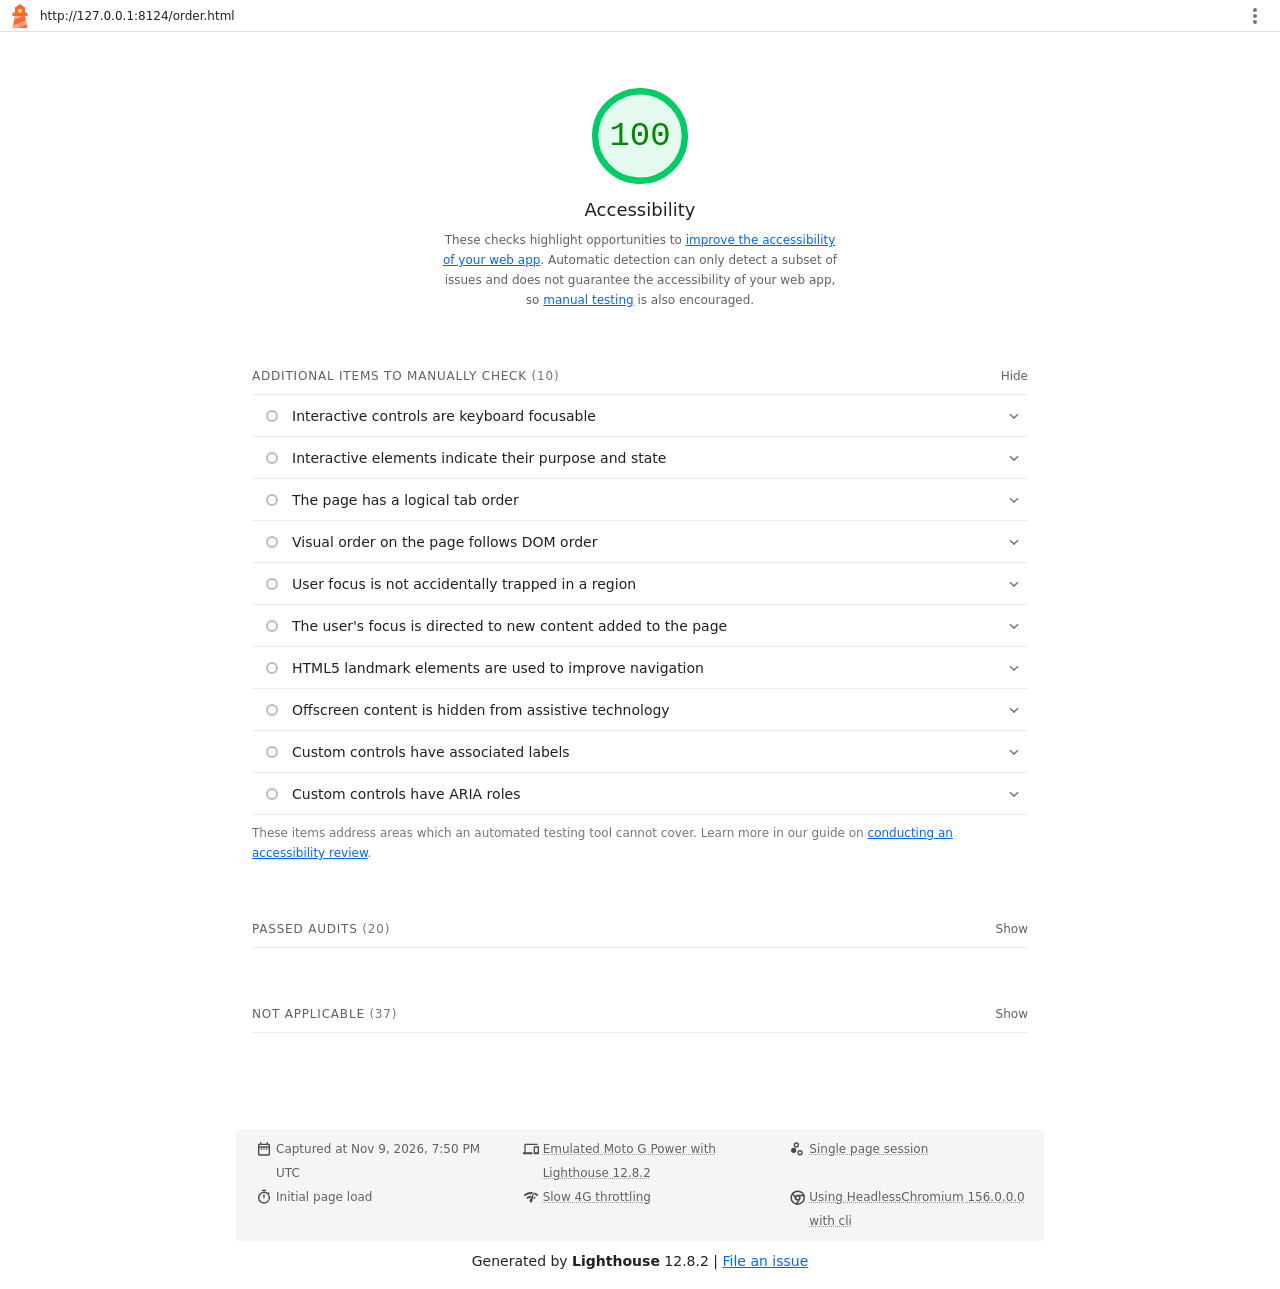
<file: lighthouse/order.report.html>
<!--
@license
Copyright 2018 Google LLC
SPDX-License-Identifier: Apache-2.0
-->
<!doctype html>
<html lang="en">
<head>
  <meta charset="utf-8">
  <meta name="viewport" content="width=device-width, initial-scale=1, minimum-scale=1">
  <link rel="icon" href='data:image/svg+xml;utf8,<svg fill="none" xmlns="http://www.w3.org/2000/svg" viewBox="0 0 48 48"><path d="m14 7 10-7 10 7v10h5v7h-5l5 24H9l5-24H9v-7h5V7Z" fill="%23F63"/><path d="M31.561 24H14l-1.689 8.105L31.561 24ZM18.983 48H9l1.022-4.907L35.723 32.27l1.663 7.98L18.983 48Z" fill="%23FFA385"/><path fill="%23FF3" d="M20.5 10h7v7h-7z"/></svg>'>
  <title>Lighthouse Report</title>
  <style>body {margin: 0}</style>
</head>
<body>
  <noscript>Lighthouse report requires JavaScript. Please enable.</noscript>

  <div id="lh-log"></div>

  <script>window.__LIGHTHOUSE_JSON__ = {"lighthouseVersion":"12.8.2","requestedUrl":"http://127.0.0.1:8124/order.html","mainDocumentUrl":"http://127.0.0.1:8124/order.html","finalDisplayedUrl":"http://127.0.0.1:8124/order.html","finalUrl":"http://127.0.0.1:8124/order.html","fetchTime":"2026-11-09T19:50:12.919Z","gatherMode":"navigation","runWarnings":[],"userAgent":"Mozilla/5.0 (Windows NT 10.0; Win64; x64) AppleWebKit/537.36 (KHTML, like Gecko) HeadlessChrome/156.0.0.0 Safari/537.36","environment":{"networkUserAgent":"Mozilla/5.0 (Linux; Android 11; moto g power (2022)) AppleWebKit/537.36 (KHTML, like Gecko) Chrome/136.0.0.0 Mobile Safari/537.36","hostUserAgent":"Mozilla/5.0 (Windows NT 10.0; Win64; x64) AppleWebKit/537.36 (KHTML, like Gecko) HeadlessChrome/156.0.0.0 Safari/537.36","benchmarkIndex":2479,"credits":{"axe-core":"4.14.0"}},"audits":{"accesskeys":{"id":"accesskeys","title":"`[accesskey]` values are unique","description":"Access keys let users quickly focus a part of the page. For proper navigation, each access key must be unique. [Learn more about access keys](https://dequeuniversity.com/rules/axe/4.10/accesskeys).","score":null,"scoreDisplayMode":"notApplicable"},"aria-allowed-attr":{"id":"aria-allowed-attr","title":"`[aria-*]` attributes match their roles","description":"Each ARIA `role` supports a specific subset of `aria-*` attributes. Mismatching these invalidates the `aria-*` attributes. [Learn how to match ARIA attributes to their roles](https://dequeuniversity.com/rules/axe/4.10/aria-allowed-attr).","score":1,"scoreDisplayMode":"binary","details":{"type":"table","headings":[{"key":"node","valueType":"node","subItemsHeading":{"key":"relatedNode","valueType":"node"},"label":"Failing Elements"}],"items":[]}},"aria-allowed-role":{"id":"aria-allowed-role","title":"Uses ARIA roles only on compatible elements","description":"Many HTML elements can only be assigned certain ARIA roles. Using ARIA roles where they are not allowed can interfere with the accessibility of the web page. [Learn more about ARIA roles](https://dequeuniversity.com/rules/axe/4.10/aria-allowed-role).","score":1,"scoreDisplayMode":"binary","details":{"type":"table","headings":[{"key":"node","valueType":"node","subItemsHeading":{"key":"relatedNode","valueType":"node"},"label":"Failing Elements"}],"items":[]}},"aria-command-name":{"id":"aria-command-name","title":"`button`, `link`, and `menuitem` elements have accessible names","description":"When an element doesn't have an accessible name, screen readers announce it with a generic name, making it unusable for users who rely on screen readers. [Learn how to make command elements more accessible](https://dequeuniversity.com/rules/axe/4.10/aria-command-name).","score":null,"scoreDisplayMode":"notApplicable"},"aria-conditional-attr":{"id":"aria-conditional-attr","title":"ARIA attributes are used as specified for the element's role","description":"Some ARIA attributes are only allowed on an element under certain conditions. [Learn more about conditional ARIA attributes](https://dequeuniversity.com/rules/axe/4.10/aria-conditional-attr).","score":1,"scoreDisplayMode":"binary","details":{"type":"table","headings":[{"key":"node","valueType":"node","subItemsHeading":{"key":"relatedNode","valueType":"node"},"label":"Failing Elements"}],"items":[]}},"aria-deprecated-role":{"id":"aria-deprecated-role","title":"Deprecated ARIA roles were not used","description":"Deprecated ARIA roles may not be processed correctly by assistive technology. [Learn more about deprecated ARIA roles](https://dequeuniversity.com/rules/axe/4.10/aria-deprecated-role).","score":null,"scoreDisplayMode":"notApplicable"},"aria-dialog-name":{"id":"aria-dialog-name","title":"Elements with `role=\"dialog\"` or `role=\"alertdialog\"` have accessible names.","description":"ARIA dialog elements without accessible names may prevent screen readers users from discerning the purpose of these elements. [Learn how to make ARIA dialog elements more accessible](https://dequeuniversity.com/rules/axe/4.10/aria-dialog-name).","score":null,"scoreDisplayMode":"notApplicable"},"aria-hidden-body":{"id":"aria-hidden-body","title":"`[aria-hidden=\"true\"]` is not present on the document `\u003cbody>`","description":"Assistive technologies, like screen readers, work inconsistently when `aria-hidden=\"true\"` is set on the document `\u003cbody>`. [Learn how `aria-hidden` affects the document body](https://dequeuniversity.com/rules/axe/4.10/aria-hidden-body).","score":1,"scoreDisplayMode":"binary","details":{"type":"table","headings":[{"key":"node","valueType":"node","subItemsHeading":{"key":"relatedNode","valueType":"node"},"label":"Failing Elements"}],"items":[]}},"aria-hidden-focus":{"id":"aria-hidden-focus","title":"`[aria-hidden=\"true\"]` elements do not contain focusable descendents","description":"Focusable descendents within an `[aria-hidden=\"true\"]` element prevent those interactive elements from being available to users of assistive technologies like screen readers. [Learn how `aria-hidden` affects focusable elements](https://dequeuniversity.com/rules/axe/4.10/aria-hidden-focus).","score":null,"scoreDisplayMode":"notApplicable"},"aria-input-field-name":{"id":"aria-input-field-name","title":"ARIA input fields have accessible names","description":"When an input field doesn't have an accessible name, screen readers announce it with a generic name, making it unusable for users who rely on screen readers. [Learn more about input field labels](https://dequeuniversity.com/rules/axe/4.10/aria-input-field-name).","score":null,"scoreDisplayMode":"notApplicable"},"aria-meter-name":{"id":"aria-meter-name","title":"ARIA `meter` elements have accessible names","description":"When a meter element doesn't have an accessible name, screen readers announce it with a generic name, making it unusable for users who rely on screen readers. [Learn how to name `meter` elements](https://dequeuniversity.com/rules/axe/4.10/aria-meter-name).","score":null,"scoreDisplayMode":"notApplicable"},"aria-progressbar-name":{"id":"aria-progressbar-name","title":"ARIA `progressbar` elements have accessible names","description":"When a `progressbar` element doesn't have an accessible name, screen readers announce it with a generic name, making it unusable for users who rely on screen readers. [Learn how to label `progressbar` elements](https://dequeuniversity.com/rules/axe/4.10/aria-progressbar-name).","score":null,"scoreDisplayMode":"notApplicable"},"aria-prohibited-attr":{"id":"aria-prohibited-attr","title":"Elements use only permitted ARIA attributes","description":"Using ARIA attributes in roles where they are prohibited can mean that important information is not communicated to users of assistive technologies. [Learn more about prohibited ARIA roles](https://dequeuniversity.com/rules/axe/4.10/aria-prohibited-attr).","score":1,"scoreDisplayMode":"binary","details":{"type":"table","headings":[{"key":"node","valueType":"node","subItemsHeading":{"key":"relatedNode","valueType":"node"},"label":"Failing Elements"}],"items":[]}},"aria-required-attr":{"id":"aria-required-attr","title":"`[role]`s have all required `[aria-*]` attributes","description":"Some ARIA roles have required attributes that describe the state of the element to screen readers. [Learn more about roles and required attributes](https://dequeuniversity.com/rules/axe/4.10/aria-required-attr).","score":null,"scoreDisplayMode":"notApplicable"},"aria-required-children":{"id":"aria-required-children","title":"Elements with an ARIA `[role]` that require children to contain a specific `[role]` have all required children.","description":"Some ARIA parent roles must contain specific child roles to perform their intended accessibility functions. [Learn more about roles and required children elements](https://dequeuniversity.com/rules/axe/4.10/aria-required-children).","score":null,"scoreDisplayMode":"notApplicable"},"aria-required-parent":{"id":"aria-required-parent","title":"`[role]`s are contained by their required parent element","description":"Some ARIA child roles must be contained by specific parent roles to properly perform their intended accessibility functions. [Learn more about ARIA roles and required parent element](https://dequeuniversity.com/rules/axe/4.10/aria-required-parent).","score":null,"scoreDisplayMode":"notApplicable"},"aria-roles":{"id":"aria-roles","title":"`[role]` values are valid","description":"ARIA roles must have valid values in order to perform their intended accessibility functions. [Learn more about valid ARIA roles](https://dequeuniversity.com/rules/axe/4.10/aria-roles).","score":null,"scoreDisplayMode":"notApplicable"},"aria-text":{"id":"aria-text","title":"Elements with the `role=text` attribute do not have focusable descendents.","description":"Adding `role=text` around a text node split by markup enables VoiceOver to treat it as one phrase, but the element's focusable descendents will not be announced. [Learn more about the `role=text` attribute](https://dequeuniversity.com/rules/axe/4.10/aria-text).","score":null,"scoreDisplayMode":"notApplicable"},"aria-toggle-field-name":{"id":"aria-toggle-field-name","title":"ARIA toggle fields have accessible names","description":"When a toggle field doesn't have an accessible name, screen readers announce it with a generic name, making it unusable for users who rely on screen readers. [Learn more about toggle fields](https://dequeuniversity.com/rules/axe/4.10/aria-toggle-field-name).","score":null,"scoreDisplayMode":"notApplicable"},"aria-tooltip-name":{"id":"aria-tooltip-name","title":"ARIA `tooltip` elements have accessible names","description":"When a tooltip element doesn't have an accessible name, screen readers announce it with a generic name, making it unusable for users who rely on screen readers. [Learn how to name `tooltip` elements](https://dequeuniversity.com/rules/axe/4.10/aria-tooltip-name).","score":null,"scoreDisplayMode":"notApplicable"},"aria-treeitem-name":{"id":"aria-treeitem-name","title":"ARIA `treeitem` elements have accessible names","description":"When a `treeitem` element doesn't have an accessible name, screen readers announce it with a generic name, making it unusable for users who rely on screen readers. [Learn more about labeling `treeitem` elements](https://dequeuniversity.com/rules/axe/4.10/aria-treeitem-name).","score":null,"scoreDisplayMode":"notApplicable"},"aria-valid-attr-value":{"id":"aria-valid-attr-value","title":"`[aria-*]` attributes have valid values","description":"Assistive technologies, like screen readers, can't interpret ARIA attributes with invalid values. [Learn more about valid values for ARIA attributes](https://dequeuniversity.com/rules/axe/4.10/aria-valid-attr-value).","score":1,"scoreDisplayMode":"binary","details":{"type":"table","headings":[{"key":"node","valueType":"node","subItemsHeading":{"key":"relatedNode","valueType":"node"},"label":"Failing Elements"}],"items":[]}},"aria-valid-attr":{"id":"aria-valid-attr","title":"`[aria-*]` attributes are valid and not misspelled","description":"Assistive technologies, like screen readers, can't interpret ARIA attributes with invalid names. [Learn more about valid ARIA attributes](https://dequeuniversity.com/rules/axe/4.10/aria-valid-attr).","score":1,"scoreDisplayMode":"binary","details":{"type":"table","headings":[{"key":"node","valueType":"node","subItemsHeading":{"key":"relatedNode","valueType":"node"},"label":"Failing Elements"}],"items":[]}},"button-name":{"id":"button-name","title":"Buttons have an accessible name","description":"When a button doesn't have an accessible name, screen readers announce it as \"button\", making it unusable for users who rely on screen readers. [Learn how to make buttons more accessible](https://dequeuniversity.com/rules/axe/4.10/button-name).","score":1,"scoreDisplayMode":"binary","details":{"type":"table","headings":[{"key":"node","valueType":"node","subItemsHeading":{"key":"relatedNode","valueType":"node"},"label":"Failing Elements"}],"items":[]}},"bypass":{"id":"bypass","title":"The page contains a heading, skip link, or landmark region","description":"Adding ways to bypass repetitive content lets keyboard users navigate the page more efficiently. [Learn more about bypass blocks](https://dequeuniversity.com/rules/axe/4.10/bypass).","score":null,"scoreDisplayMode":"notApplicable"},"color-contrast":{"id":"color-contrast","title":"Background and foreground colors have a sufficient contrast ratio","description":"Low-contrast text is difficult or impossible for many users to read. [Learn how to provide sufficient color contrast](https://dequeuniversity.com/rules/axe/4.10/color-contrast).","score":1,"scoreDisplayMode":"binary","details":{"type":"table","headings":[{"key":"node","valueType":"node","subItemsHeading":{"key":"relatedNode","valueType":"node"},"label":"Failing Elements"}],"items":[]}},"definition-list":{"id":"definition-list","title":"`\u003cdl>`'s contain only properly-ordered `\u003cdt>` and `\u003cdd>` groups, `\u003cscript>`, `\u003ctemplate>` or `\u003cdiv>` elements.","description":"When definition lists are not properly marked up, screen readers may produce confusing or inaccurate output. [Learn how to structure definition lists correctly](https://dequeuniversity.com/rules/axe/4.10/definition-list).","score":null,"scoreDisplayMode":"notApplicable"},"dlitem":{"id":"dlitem","title":"Definition list items are wrapped in `\u003cdl>` elements","description":"Definition list items (`\u003cdt>` and `\u003cdd>`) must be wrapped in a parent `\u003cdl>` element to ensure that screen readers can properly announce them. [Learn how to structure definition lists correctly](https://dequeuniversity.com/rules/axe/4.10/dlitem).","score":null,"scoreDisplayMode":"notApplicable"},"document-title":{"id":"document-title","title":"Document has a `\u003ctitle>` element","description":"The title gives screen reader users an overview of the page, and search engine users rely on it heavily to determine if a page is relevant to their search. [Learn more about document titles](https://dequeuniversity.com/rules/axe/4.10/document-title).","score":1,"scoreDisplayMode":"binary","details":{"type":"table","headings":[{"key":"node","valueType":"node","subItemsHeading":{"key":"relatedNode","valueType":"node"},"label":"Failing Elements"}],"items":[]}},"duplicate-id-aria":{"id":"duplicate-id-aria","title":"ARIA IDs are unique","description":"The value of an ARIA ID must be unique to prevent other instances from being overlooked by assistive technologies. [Learn how to fix duplicate ARIA IDs](https://dequeuniversity.com/rules/axe/4.10/duplicate-id-aria).","score":null,"scoreDisplayMode":"notApplicable"},"empty-heading":{"id":"empty-heading","title":"All heading elements contain content.","description":"A heading with no content or inaccessible text prevent screen reader users from accessing information on the page's structure. [Learn more about headings](https://dequeuniversity.com/rules/axe/4.10/empty-heading).","score":null,"scoreDisplayMode":"notApplicable"},"form-field-multiple-labels":{"id":"form-field-multiple-labels","title":"No form fields have multiple labels","description":"Form fields with multiple labels can be confusingly announced by assistive technologies like screen readers which use either the first, the last, or all of the labels. [Learn how to use form labels](https://dequeuniversity.com/rules/axe/4.10/form-field-multiple-labels).","score":null,"scoreDisplayMode":"notApplicable"},"frame-title":{"id":"frame-title","title":"`\u003cframe>` or `\u003ciframe>` elements have a title","description":"Screen reader users rely on frame titles to describe the contents of frames. [Learn more about frame titles](https://dequeuniversity.com/rules/axe/4.10/frame-title).","score":null,"scoreDisplayMode":"notApplicable"},"heading-order":{"id":"heading-order","title":"Heading elements appear in a sequentially-descending order","description":"Properly ordered headings that do not skip levels convey the semantic structure of the page, making it easier to navigate and understand when using assistive technologies. [Learn more about heading order](https://dequeuniversity.com/rules/axe/4.10/heading-order).","score":1,"scoreDisplayMode":"binary","details":{"type":"table","headings":[{"key":"node","valueType":"node","subItemsHeading":{"key":"relatedNode","valueType":"node"},"label":"Failing Elements"}],"items":[]}},"html-has-lang":{"id":"html-has-lang","title":"`\u003chtml>` element has a `[lang]` attribute","description":"If a page doesn't specify a `lang` attribute, a screen reader assumes that the page is in the default language that the user chose when setting up the screen reader. If the page isn't actually in the default language, then the screen reader might not announce the page's text correctly. [Learn more about the `lang` attribute](https://dequeuniversity.com/rules/axe/4.10/html-has-lang).","score":1,"scoreDisplayMode":"binary","details":{"type":"table","headings":[{"key":"node","valueType":"node","subItemsHeading":{"key":"relatedNode","valueType":"node"},"label":"Failing Elements"}],"items":[]}},"html-lang-valid":{"id":"html-lang-valid","title":"`\u003chtml>` element has a valid value for its `[lang]` attribute","description":"Specifying a valid [BCP 47 language](https://www.w3.org/International/questions/qa-choosing-language-tags#question) helps screen readers announce text properly. [Learn how to use the `lang` attribute](https://dequeuniversity.com/rules/axe/4.10/html-lang-valid).","score":1,"scoreDisplayMode":"binary","details":{"type":"table","headings":[{"key":"node","valueType":"node","subItemsHeading":{"key":"relatedNode","valueType":"node"},"label":"Failing Elements"}],"items":[]}},"html-xml-lang-mismatch":{"id":"html-xml-lang-mismatch","title":"`\u003chtml>` element has an `[xml:lang]` attribute with the same base language as the `[lang]` attribute.","description":"If the webpage does not specify a consistent language, then the screen reader might not announce the page's text correctly. [Learn more about the `lang` attribute](https://dequeuniversity.com/rules/axe/4.10/html-xml-lang-mismatch).","score":null,"scoreDisplayMode":"notApplicable"},"identical-links-same-purpose":{"id":"identical-links-same-purpose","title":"Identical links have the same purpose.","description":"Links with the same destination should have the same description, to help users understand the link's purpose and decide whether to follow it. [Learn more about identical links](https://dequeuniversity.com/rules/axe/4.10/identical-links-same-purpose).","score":null,"scoreDisplayMode":"notApplicable"},"image-alt":{"id":"image-alt","title":"Image elements have `[alt]` attributes","description":"Informative elements should aim for short, descriptive alternate text. Decorative elements can be ignored with an empty alt attribute. [Learn more about the `alt` attribute](https://dequeuniversity.com/rules/axe/4.10/image-alt).","score":null,"scoreDisplayMode":"notApplicable"},"image-redundant-alt":{"id":"image-redundant-alt","title":"Image elements do not have `[alt]` attributes that are redundant text.","description":"Informative elements should aim for short, descriptive alternative text. Alternative text that is exactly the same as the text adjacent to the link or image is potentially confusing for screen reader users, because the text will be read twice. [Learn more about the `alt` attribute](https://dequeuniversity.com/rules/axe/4.10/image-redundant-alt).","score":null,"scoreDisplayMode":"notApplicable"},"input-button-name":{"id":"input-button-name","title":"Input buttons have discernible text.","description":"Adding discernable and accessible text to input buttons may help screen reader users understand the purpose of the input button. [Learn more about input buttons](https://dequeuniversity.com/rules/axe/4.10/input-button-name).","score":null,"scoreDisplayMode":"notApplicable"},"input-image-alt":{"id":"input-image-alt","title":"`\u003cinput type=\"image\">` elements have `[alt]` text","description":"When an image is being used as an `\u003cinput>` button, providing alternative text can help screen reader users understand the purpose of the button. [Learn about input image alt text](https://dequeuniversity.com/rules/axe/4.10/input-image-alt).","score":null,"scoreDisplayMode":"notApplicable"},"label-content-name-mismatch":{"id":"label-content-name-mismatch","title":"Elements with visible text labels have matching accessible names.","description":"Visible text labels that do not match the accessible name can result in a confusing experience for screen reader users. [Learn more about accessible names](https://dequeuniversity.com/rules/axe/4.10/label-content-name-mismatch).","score":null,"scoreDisplayMode":"notApplicable"},"label":{"id":"label","title":"Form elements have associated labels","description":"Labels ensure that form controls are announced properly by assistive technologies, like screen readers. [Learn more about form element labels](https://dequeuniversity.com/rules/axe/4.10/label).","score":1,"scoreDisplayMode":"binary","details":{"type":"table","headings":[{"key":"node","valueType":"node","subItemsHeading":{"key":"relatedNode","valueType":"node"},"label":"Failing Elements"}],"items":[]}},"landmark-one-main":{"id":"landmark-one-main","title":"Document has a main landmark.","description":"One main landmark helps screen reader users navigate a web page. [Learn more about landmarks](https://dequeuniversity.com/rules/axe/4.10/landmark-one-main).","score":null,"scoreDisplayMode":"notApplicable"},"link-name":{"id":"link-name","title":"Links have a discernible name","description":"Link text (and alternate text for images, when used as links) that is discernible, unique, and focusable improves the navigation experience for screen reader users. [Learn how to make links accessible](https://dequeuniversity.com/rules/axe/4.10/link-name).","score":1,"scoreDisplayMode":"binary","details":{"type":"table","headings":[{"key":"node","valueType":"node","subItemsHeading":{"key":"relatedNode","valueType":"node"},"label":"Failing Elements"}],"items":[]}},"link-in-text-block":{"id":"link-in-text-block","title":"Links are distinguishable without relying on color.","description":"Low-contrast text is difficult or impossible for many users to read. Link text that is discernible improves the experience for users with low vision. [Learn how to make links distinguishable](https://dequeuniversity.com/rules/axe/4.10/link-in-text-block).","score":null,"scoreDisplayMode":"notApplicable"},"list":{"id":"list","title":"Lists contain only `\u003cli>` elements and script supporting elements (`\u003cscript>` and `\u003ctemplate>`).","description":"Screen readers have a specific way of announcing lists. Ensuring proper list structure aids screen reader output. [Learn more about proper list structure](https://dequeuniversity.com/rules/axe/4.10/list).","score":null,"scoreDisplayMode":"notApplicable"},"listitem":{"id":"listitem","title":"List items (`\u003cli>`) are contained within `\u003cul>`, `\u003col>` or `\u003cmenu>` parent elements","description":"Screen readers require list items (`\u003cli>`) to be contained within a parent `\u003cul>`, `\u003col>` or `\u003cmenu>` to be announced properly. [Learn more about proper list structure](https://dequeuniversity.com/rules/axe/4.10/listitem).","score":null,"scoreDisplayMode":"notApplicable"},"meta-refresh":{"id":"meta-refresh","title":"The document does not use `\u003cmeta http-equiv=\"refresh\">`","description":"Users do not expect a page to refresh automatically, and doing so will move focus back to the top of the page. This may create a frustrating or confusing experience. [Learn more about the refresh meta tag](https://dequeuniversity.com/rules/axe/4.10/meta-refresh).","score":null,"scoreDisplayMode":"notApplicable"},"meta-viewport":{"id":"meta-viewport","title":"`[user-scalable=\"no\"]` is not used in the `\u003cmeta name=\"viewport\">` element and the `[maximum-scale]` attribute is not less than 5.","description":"Disabling zooming is problematic for users with low vision who rely on screen magnification to properly see the contents of a web page. [Learn more about the viewport meta tag](https://dequeuniversity.com/rules/axe/4.10/meta-viewport).","score":1,"scoreDisplayMode":"binary","details":{"type":"table","headings":[{"key":"node","valueType":"node","subItemsHeading":{"key":"relatedNode","valueType":"node"},"label":"Failing Elements"}],"items":[]}},"object-alt":{"id":"object-alt","title":"`\u003cobject>` elements have alternate text","description":"Screen readers cannot translate non-text content. Adding alternate text to `\u003cobject>` elements helps screen readers convey meaning to users. [Learn more about alt text for `object` elements](https://dequeuniversity.com/rules/axe/4.10/object-alt).","score":null,"scoreDisplayMode":"notApplicable"},"select-name":{"id":"select-name","title":"Select elements have associated label elements.","description":"Form elements without effective labels can create frustrating experiences for screen reader users. [Learn more about the `select` element](https://dequeuniversity.com/rules/axe/4.10/select-name).","score":1,"scoreDisplayMode":"binary","details":{"type":"table","headings":[{"key":"node","valueType":"node","subItemsHeading":{"key":"relatedNode","valueType":"node"},"label":"Failing Elements"}],"items":[]}},"skip-link":{"id":"skip-link","title":"Skip links are focusable.","description":"Including a skip link can help users skip to the main content to save time. [Learn more about skip links](https://dequeuniversity.com/rules/axe/4.10/skip-link).","score":1,"scoreDisplayMode":"binary","details":{"type":"table","headings":[{"key":"node","valueType":"node","subItemsHeading":{"key":"relatedNode","valueType":"node"},"label":"Failing Elements"}],"items":[]}},"tabindex":{"id":"tabindex","title":"No element has a `[tabindex]` value greater than 0","description":"A value greater than 0 implies an explicit navigation ordering. Although technically valid, this often creates frustrating experiences for users who rely on assistive technologies. [Learn more about the `tabindex` attribute](https://dequeuniversity.com/rules/axe/4.10/tabindex).","score":1,"scoreDisplayMode":"binary","details":{"type":"table","headings":[{"key":"node","valueType":"node","subItemsHeading":{"key":"relatedNode","valueType":"node"},"label":"Failing Elements"}],"items":[]}},"table-duplicate-name":{"id":"table-duplicate-name","title":"Tables have different content in the summary attribute and `\u003ccaption>`.","description":"The summary attribute should describe the table structure, while `\u003ccaption>` should have the onscreen title. Accurate table mark-up helps users of screen readers. [Learn more about summary and caption](https://dequeuniversity.com/rules/axe/4.10/table-duplicate-name).","score":null,"scoreDisplayMode":"notApplicable"},"table-fake-caption":{"id":"table-fake-caption","title":"Tables use `\u003ccaption>` instead of cells with the `[colspan]` attribute to indicate a caption.","description":"Screen readers have features to make navigating tables easier. Ensuring that tables use the actual caption element instead of cells with the `[colspan]` attribute may improve the experience for screen reader users. [Learn more about captions](https://dequeuniversity.com/rules/axe/4.10/table-fake-caption).","score":null,"scoreDisplayMode":"notApplicable"},"target-size":{"id":"target-size","title":"Touch targets have sufficient size and spacing.","description":"Touch targets with sufficient size and spacing help users who may have difficulty targeting small controls to activate the targets. [Learn more about touch targets](https://dequeuniversity.com/rules/axe/4.10/target-size).","score":1,"scoreDisplayMode":"binary","details":{"type":"table","headings":[{"key":"node","valueType":"node","subItemsHeading":{"key":"relatedNode","valueType":"node"},"label":"Failing Elements"}],"items":[]}},"td-has-header":{"id":"td-has-header","title":"`\u003ctd>` elements in a large `\u003ctable>` have one or more table headers.","description":"Screen readers have features to make navigating tables easier. Ensuring that `\u003ctd>` elements in a large table (3 or more cells in width and height) have an associated table header may improve the experience for screen reader users. [Learn more about table headers](https://dequeuniversity.com/rules/axe/4.10/td-has-header).","score":null,"scoreDisplayMode":"notApplicable"},"td-headers-attr":{"id":"td-headers-attr","title":"Cells in a `\u003ctable>` element that use the `[headers]` attribute refer to table cells within the same table.","description":"Screen readers have features to make navigating tables easier. Ensuring `\u003ctd>` cells using the `[headers]` attribute only refer to other cells in the same table may improve the experience for screen reader users. [Learn more about the `headers` attribute](https://dequeuniversity.com/rules/axe/4.10/td-headers-attr).","score":null,"scoreDisplayMode":"notApplicable"},"th-has-data-cells":{"id":"th-has-data-cells","title":"`\u003cth>` elements and elements with `[role=\"columnheader\"/\"rowheader\"]` have data cells they describe.","description":"Screen readers have features to make navigating tables easier. Ensuring table headers always refer to some set of cells may improve the experience for screen reader users. [Learn more about table headers](https://dequeuniversity.com/rules/axe/4.10/th-has-data-cells).","score":null,"scoreDisplayMode":"notApplicable"},"valid-lang":{"id":"valid-lang","title":"`[lang]` attributes have a valid value","description":"Specifying a valid [BCP 47 language](https://www.w3.org/International/questions/qa-choosing-language-tags#question) on elements helps ensure that text is pronounced correctly by a screen reader. [Learn how to use the `lang` attribute](https://dequeuniversity.com/rules/axe/4.10/valid-lang).","score":null,"scoreDisplayMode":"notApplicable"},"video-caption":{"id":"video-caption","title":"`\u003cvideo>` elements contain a `\u003ctrack>` element with `[kind=\"captions\"]`","description":"When a video provides a caption it is easier for deaf and hearing impaired users to access its information. [Learn more about video captions](https://dequeuniversity.com/rules/axe/4.10/video-caption).","score":null,"scoreDisplayMode":"notApplicable"},"custom-controls-labels":{"id":"custom-controls-labels","title":"Custom controls have associated labels","description":"Custom interactive controls have associated labels, provided by aria-label or aria-labelledby. [Learn more about custom controls and labels](https://developer.chrome.com/docs/lighthouse/accessibility/custom-controls-labels/).","score":null,"scoreDisplayMode":"manual"},"custom-controls-roles":{"id":"custom-controls-roles","title":"Custom controls have ARIA roles","description":"Custom interactive controls have appropriate ARIA roles. [Learn how to add roles to custom controls](https://developer.chrome.com/docs/lighthouse/accessibility/custom-control-roles/).","score":null,"scoreDisplayMode":"manual"},"focus-traps":{"id":"focus-traps","title":"User focus is not accidentally trapped in a region","description":"A user can tab into and out of any control or region without accidentally trapping their focus. [Learn how to avoid focus traps](https://developer.chrome.com/docs/lighthouse/accessibility/focus-traps/).","score":null,"scoreDisplayMode":"manual"},"focusable-controls":{"id":"focusable-controls","title":"Interactive controls are keyboard focusable","description":"Custom interactive controls are keyboard focusable and display a focus indicator. [Learn how to make custom controls focusable](https://developer.chrome.com/docs/lighthouse/accessibility/focusable-controls/).","score":null,"scoreDisplayMode":"manual"},"interactive-element-affordance":{"id":"interactive-element-affordance","title":"Interactive elements indicate their purpose and state","description":"Interactive elements, such as links and buttons, should indicate their state and be distinguishable from non-interactive elements. [Learn how to decorate interactive elements with affordance hints](https://developer.chrome.com/docs/lighthouse/accessibility/interactive-element-affordance/).","score":null,"scoreDisplayMode":"manual"},"logical-tab-order":{"id":"logical-tab-order","title":"The page has a logical tab order","description":"Tabbing through the page follows the visual layout. Users cannot focus elements that are offscreen. [Learn more about logical tab ordering](https://developer.chrome.com/docs/lighthouse/accessibility/logical-tab-order/).","score":null,"scoreDisplayMode":"manual"},"managed-focus":{"id":"managed-focus","title":"The user's focus is directed to new content added to the page","description":"If new content, such as a dialog, is added to the page, the user's focus is directed to it. [Learn how to direct focus to new content](https://developer.chrome.com/docs/lighthouse/accessibility/managed-focus/).","score":null,"scoreDisplayMode":"manual"},"offscreen-content-hidden":{"id":"offscreen-content-hidden","title":"Offscreen content is hidden from assistive technology","description":"Offscreen content is hidden with display: none or aria-hidden=true. [Learn how to properly hide offscreen content](https://developer.chrome.com/docs/lighthouse/accessibility/offscreen-content-hidden/).","score":null,"scoreDisplayMode":"manual"},"use-landmarks":{"id":"use-landmarks","title":"HTML5 landmark elements are used to improve navigation","description":"Landmark elements (`\u003cmain>`, `\u003cnav>`, etc.) are used to improve the keyboard navigation of the page for assistive technology. [Learn more about landmark elements](https://developer.chrome.com/docs/lighthouse/accessibility/use-landmarks/).","score":null,"scoreDisplayMode":"manual"},"visual-order-follows-dom":{"id":"visual-order-follows-dom","title":"Visual order on the page follows DOM order","description":"DOM order matches the visual order, improving navigation for assistive technology. [Learn more about DOM and visual ordering](https://developer.chrome.com/docs/lighthouse/accessibility/visual-order-follows-dom/).","score":null,"scoreDisplayMode":"manual"}},"configSettings":{"output":["html","json"],"maxWaitForFcp":30000,"maxWaitForLoad":45000,"pauseAfterFcpMs":1000,"pauseAfterLoadMs":1000,"networkQuietThresholdMs":1000,"cpuQuietThresholdMs":1000,"formFactor":"mobile","throttling":{"rttMs":150,"throughputKbps":1638.4,"requestLatencyMs":562.5,"downloadThroughputKbps":1474.5600000000002,"uploadThroughputKbps":675,"cpuSlowdownMultiplier":4},"throttlingMethod":"simulate","screenEmulation":{"mobile":true,"width":412,"height":823,"deviceScaleFactor":1.75,"disabled":false},"emulatedUserAgent":"Mozilla/5.0 (Linux; Android 11; moto g power (2022)) AppleWebKit/537.36 (KHTML, like Gecko) Chrome/136.0.0.0 Mobile Safari/537.36","auditMode":false,"gatherMode":false,"clearStorageTypes":["file_systems","shader_cache","service_workers","cache_storage"],"disableStorageReset":false,"debugNavigation":false,"channel":"cli","usePassiveGathering":false,"disableFullPageScreenshot":false,"skipAboutBlank":false,"blankPage":"about:blank","ignoreStatusCode":false,"locale":"en-US","blockedUrlPatterns":null,"additionalTraceCategories":null,"extraHeaders":null,"precomputedLanternData":null,"onlyAudits":null,"onlyCategories":["accessibility"],"skipAudits":null},"categories":{"accessibility":{"title":"Accessibility","description":"These checks highlight opportunities to [improve the accessibility of your web app](https://developer.chrome.com/docs/lighthouse/accessibility/). Automatic detection can only detect a subset of issues and does not guarantee the accessibility of your web app, so [manual testing](https://web.dev/articles/how-to-review) is also encouraged.","manualDescription":"These items address areas which an automated testing tool cannot cover. Learn more in our guide on [conducting an accessibility review](https://web.dev/articles/how-to-review).","supportedModes":["navigation","snapshot"],"auditRefs":[{"id":"accesskeys","weight":0,"group":"a11y-navigation"},{"id":"aria-allowed-attr","weight":10,"group":"a11y-aria"},{"id":"aria-allowed-role","weight":1,"group":"a11y-aria"},{"id":"aria-command-name","weight":0,"group":"a11y-aria"},{"id":"aria-conditional-attr","weight":7,"group":"a11y-aria"},{"id":"aria-deprecated-role","weight":0,"group":"a11y-aria"},{"id":"aria-dialog-name","weight":0,"group":"a11y-aria"},{"id":"aria-hidden-body","weight":10,"group":"a11y-aria"},{"id":"aria-hidden-focus","weight":0,"group":"a11y-aria"},{"id":"aria-input-field-name","weight":0,"group":"a11y-aria"},{"id":"aria-meter-name","weight":0,"group":"a11y-aria"},{"id":"aria-progressbar-name","weight":0,"group":"a11y-aria"},{"id":"aria-prohibited-attr","weight":7,"group":"a11y-aria"},{"id":"aria-required-attr","weight":0,"group":"a11y-aria"},{"id":"aria-required-children","weight":0,"group":"a11y-aria"},{"id":"aria-required-parent","weight":0,"group":"a11y-aria"},{"id":"aria-roles","weight":0,"group":"a11y-aria"},{"id":"aria-text","weight":0,"group":"a11y-aria"},{"id":"aria-toggle-field-name","weight":0,"group":"a11y-aria"},{"id":"aria-tooltip-name","weight":0,"group":"a11y-aria"},{"id":"aria-treeitem-name","weight":0,"group":"a11y-aria"},{"id":"aria-valid-attr-value","weight":10,"group":"a11y-aria"},{"id":"aria-valid-attr","weight":10,"group":"a11y-aria"},{"id":"button-name","weight":10,"group":"a11y-names-labels"},{"id":"bypass","weight":0,"group":"a11y-navigation"},{"id":"color-contrast","weight":7,"group":"a11y-color-contrast"},{"id":"definition-list","weight":0,"group":"a11y-tables-lists"},{"id":"dlitem","weight":0,"group":"a11y-tables-lists"},{"id":"document-title","weight":7,"group":"a11y-names-labels"},{"id":"duplicate-id-aria","weight":0,"group":"a11y-aria"},{"id":"form-field-multiple-labels","weight":0,"group":"a11y-names-labels"},{"id":"frame-title","weight":0,"group":"a11y-names-labels"},{"id":"heading-order","weight":3,"group":"a11y-navigation"},{"id":"html-has-lang","weight":7,"group":"a11y-language"},{"id":"html-lang-valid","weight":7,"group":"a11y-language"},{"id":"html-xml-lang-mismatch","weight":0,"group":"a11y-language"},{"id":"image-alt","weight":0,"group":"a11y-names-labels"},{"id":"image-redundant-alt","weight":0,"group":"a11y-names-labels"},{"id":"input-button-name","weight":0,"group":"a11y-names-labels"},{"id":"input-image-alt","weight":0,"group":"a11y-names-labels"},{"id":"label","weight":7,"group":"a11y-names-labels"},{"id":"link-in-text-block","weight":0,"group":"a11y-color-contrast"},{"id":"link-name","weight":7,"group":"a11y-names-labels"},{"id":"list","weight":0,"group":"a11y-tables-lists"},{"id":"listitem","weight":0,"group":"a11y-tables-lists"},{"id":"meta-refresh","weight":0,"group":"a11y-best-practices"},{"id":"meta-viewport","weight":10,"group":"a11y-best-practices"},{"id":"object-alt","weight":0,"group":"a11y-names-labels"},{"id":"select-name","weight":7,"group":"a11y-names-labels"},{"id":"skip-link","weight":3,"group":"a11y-names-labels"},{"id":"tabindex","weight":7,"group":"a11y-navigation"},{"id":"table-duplicate-name","weight":0,"group":"a11y-tables-lists"},{"id":"target-size","weight":7,"group":"a11y-best-practices"},{"id":"td-headers-attr","weight":0,"group":"a11y-tables-lists"},{"id":"th-has-data-cells","weight":0,"group":"a11y-tables-lists"},{"id":"valid-lang","weight":0,"group":"a11y-language"},{"id":"video-caption","weight":0,"group":"a11y-audio-video"},{"id":"focusable-controls","weight":0},{"id":"interactive-element-affordance","weight":0},{"id":"logical-tab-order","weight":0},{"id":"visual-order-follows-dom","weight":0},{"id":"focus-traps","weight":0},{"id":"managed-focus","weight":0},{"id":"use-landmarks","weight":0},{"id":"offscreen-content-hidden","weight":0},{"id":"custom-controls-labels","weight":0},{"id":"custom-controls-roles","weight":0},{"id":"empty-heading","weight":0,"group":"hidden"},{"id":"identical-links-same-purpose","weight":0,"group":"hidden"},{"id":"landmark-one-main","weight":0,"group":"hidden"},{"id":"label-content-name-mismatch","weight":0,"group":"hidden"},{"id":"table-fake-caption","weight":0,"group":"hidden"},{"id":"td-has-header","weight":0,"group":"hidden"}],"id":"accessibility","score":1}},"categoryGroups":{"metrics":{"title":"Metrics"},"insights":{"title":"Insights","description":"These insights are also available in the Chrome DevTools Performance Panel - [record a trace](https://developer.chrome.com/docs/devtools/performance/reference) to view more detailed information."},"diagnostics":{"title":"Diagnostics","description":"More information about the performance of your application. These numbers don't [directly affect](https://developer.chrome.com/docs/lighthouse/performance/performance-scoring/) the Performance score."},"a11y-best-practices":{"title":"Best practices","description":"These items highlight common accessibility best practices."},"a11y-color-contrast":{"title":"Contrast","description":"These are opportunities to improve the legibility of your content."},"a11y-names-labels":{"title":"Names and labels","description":"These are opportunities to improve the semantics of the controls in your application. This may enhance the experience for users of assistive technology, like a screen reader."},"a11y-navigation":{"title":"Navigation","description":"These are opportunities to improve keyboard navigation in your application."},"a11y-aria":{"title":"ARIA","description":"These are opportunities to improve the usage of ARIA in your application which may enhance the experience for users of assistive technology, like a screen reader."},"a11y-language":{"title":"Internationalization and localization","description":"These are opportunities to improve the interpretation of your content by users in different locales."},"a11y-audio-video":{"title":"Audio and video","description":"These are opportunities to provide alternative content for audio and video. This may improve the experience for users with hearing or vision impairments."},"a11y-tables-lists":{"title":"Tables and lists","description":"These are opportunities to improve the experience of reading tabular or list data using assistive technology, like a screen reader."},"seo-mobile":{"title":"Mobile Friendly","description":"Make sure your pages are mobile friendly so users don’t have to pinch or zoom in order to read the content pages. [Learn how to make pages mobile-friendly](https://developers.google.com/search/mobile-sites/)."},"seo-content":{"title":"Content Best Practices","description":"Format your HTML in a way that enables crawlers to better understand your app’s content."},"seo-crawl":{"title":"Crawling and Indexing","description":"To appear in search results, crawlers need access to your app."},"best-practices-trust-safety":{"title":"Trust and Safety"},"best-practices-ux":{"title":"User Experience"},"best-practices-browser-compat":{"title":"Browser Compatibility"},"best-practices-general":{"title":"General"},"hidden":{"title":""}},"stackPacks":[],"entities":[{"name":"127.0.0.1","origins":["http://127.0.0.1:8124"],"isFirstParty":true,"isUnrecognized":true}],"fullPageScreenshot":{"screenshot":{"data":"[data-uri]","width":412,"height":1203},"nodes":{}},"timing":{"entries":[{"startTime":2095.13,"name":"lh:config","duration":1203.28,"entryType":"measure"},{"startTime":2098.36,"name":"lh:config:resolveArtifactsToDefns","duration":124.16,"entryType":"measure"},{"startTime":3298.61,"name":"lh:runner:gather","duration":5106.05,"entryType":"measure"},{"startTime":3396.33,"name":"lh:driver:connect","duration":9.89,"entryType":"measure"},{"startTime":3406.47,"name":"lh:driver:navigate","duration":15.46,"entryType":"measure"},{"startTime":3422.45,"name":"lh:gather:getBenchmarkIndex","duration":1008.19,"entryType":"measure"},{"startTime":4430.81,"name":"lh:gather:getVersion","duration":0.9,"entryType":"measure"},{"startTime":4431.84,"name":"lh:gather:getDevicePixelRatio","duration":1.49,"entryType":"measure"},{"startTime":4434.51,"name":"lh:prepare:navigationMode","duration":78.86,"entryType":"measure"},{"startTime":4456.01,"name":"lh:storage:clearDataForOrigin","duration":22.65,"entryType":"measure"},{"startTime":4478.86,"name":"lh:storage:clearBrowserCaches","duration":31.54,"entryType":"measure"},{"startTime":4511.93,"name":"lh:gather:prepareThrottlingAndNetwork","duration":1.4,"entryType":"measure"},{"startTime":4520.35,"name":"lh:driver:navigate","duration":2493.34,"entryType":"measure"},{"startTime":7018.16,"name":"lh:computed:NetworkRecords","duration":1.34,"entryType":"measure"},{"startTime":7020.84,"name":"lh:gather:getArtifact:DevtoolsLog","duration":0.05,"entryType":"measure"},{"startTime":7020.92,"name":"lh:gather:getArtifact:Accessibility","duration":277.89,"entryType":"measure"},{"startTime":7299.04,"name":"lh:gather:getArtifact:NetworkUserAgent","duration":0.09,"entryType":"measure"},{"startTime":7299.16,"name":"lh:gather:getArtifact:Stacks","duration":13.77,"entryType":"measure"},{"startTime":7299.28,"name":"lh:gather:collectStacks","duration":13.62,"entryType":"measure"},{"startTime":7312.95,"name":"lh:gather:getArtifact:FullPageScreenshot","duration":1064.05,"entryType":"measure"},{"startTime":8405.05,"name":"lh:runner:audit","duration":303.35,"entryType":"measure"},{"startTime":8405.2,"name":"lh:runner:auditing","duration":302.67,"entryType":"measure"},{"startTime":8407.62,"name":"lh:audit:accesskeys","duration":3.02,"entryType":"measure"},{"startTime":8411.36,"name":"lh:audit:aria-allowed-attr","duration":8.76,"entryType":"measure"},{"startTime":8420.75,"name":"lh:audit:aria-allowed-role","duration":8.23,"entryType":"measure"},{"startTime":8429.63,"name":"lh:audit:aria-command-name","duration":1.88,"entryType":"measure"},{"startTime":8432.19,"name":"lh:audit:aria-conditional-attr","duration":8.69,"entryType":"measure"},{"startTime":8441.3,"name":"lh:audit:aria-deprecated-role","duration":1.97,"entryType":"measure"},{"startTime":8443.72,"name":"lh:audit:aria-dialog-name","duration":2.41,"entryType":"measure"},{"startTime":8446.45,"name":"lh:audit:aria-hidden-body","duration":6.86,"entryType":"measure"},{"startTime":8453.83,"name":"lh:audit:aria-hidden-focus","duration":2.71,"entryType":"measure"},{"startTime":8457.34,"name":"lh:audit:aria-input-field-name","duration":1.5,"entryType":"measure"},{"startTime":8459.13,"name":"lh:audit:aria-meter-name","duration":2.01,"entryType":"measure"},{"startTime":8461.47,"name":"lh:audit:aria-progressbar-name","duration":1.87,"entryType":"measure"},{"startTime":8463.81,"name":"lh:audit:aria-prohibited-attr","duration":4.36,"entryType":"measure"},{"startTime":8468.55,"name":"lh:audit:aria-required-attr","duration":2.11,"entryType":"measure"},{"startTime":8470.96,"name":"lh:audit:aria-required-children","duration":2.21,"entryType":"measure"},{"startTime":8473.53,"name":"lh:audit:aria-required-parent","duration":1.83,"entryType":"measure"},{"startTime":8475.81,"name":"lh:audit:aria-roles","duration":2.26,"entryType":"measure"},{"startTime":8478.35,"name":"lh:audit:aria-text","duration":2.17,"entryType":"measure"},{"startTime":8480.92,"name":"lh:audit:aria-toggle-field-name","duration":2.32,"entryType":"measure"},{"startTime":8483.6,"name":"lh:audit:aria-tooltip-name","duration":2.61,"entryType":"measure"},{"startTime":8486.49,"name":"lh:audit:aria-treeitem-name","duration":2.92,"entryType":"measure"},{"startTime":8489.76,"name":"lh:audit:aria-valid-attr-value","duration":3.91,"entryType":"measure"},{"startTime":8493.94,"name":"lh:audit:aria-valid-attr","duration":5.15,"entryType":"measure"},{"startTime":8499.44,"name":"lh:audit:button-name","duration":5.35,"entryType":"measure"},{"startTime":8505.18,"name":"lh:audit:bypass","duration":4.6,"entryType":"measure"},{"startTime":8510.07,"name":"lh:audit:color-contrast","duration":4.81,"entryType":"measure"},{"startTime":8515.24,"name":"lh:audit:definition-list","duration":2.86,"entryType":"measure"},{"startTime":8518.42,"name":"lh:audit:dlitem","duration":3.14,"entryType":"measure"},{"startTime":8521.83,"name":"lh:audit:document-title","duration":5.56,"entryType":"measure"},{"startTime":8527.65,"name":"lh:audit:duplicate-id-aria","duration":4.98,"entryType":"measure"},{"startTime":8532.95,"name":"lh:audit:empty-heading","duration":25.87,"entryType":"measure"},{"startTime":8559.06,"name":"lh:audit:form-field-multiple-labels","duration":4.46,"entryType":"measure"},{"startTime":8563.95,"name":"lh:audit:frame-title","duration":3.27,"entryType":"measure"},{"startTime":8567.66,"name":"lh:audit:heading-order","duration":5.05,"entryType":"measure"},{"startTime":8573.41,"name":"lh:audit:html-has-lang","duration":5.36,"entryType":"measure"},{"startTime":8579.08,"name":"lh:audit:html-lang-valid","duration":4.04,"entryType":"measure"},{"startTime":8583.44,"name":"lh:audit:html-xml-lang-mismatch","duration":3.18,"entryType":"measure"},{"startTime":8586.88,"name":"lh:audit:identical-links-same-purpose","duration":4.21,"entryType":"measure"},{"startTime":8591.61,"name":"lh:audit:image-alt","duration":2.5,"entryType":"measure"},{"startTime":8594.63,"name":"lh:audit:image-redundant-alt","duration":2.68,"entryType":"measure"},{"startTime":8597.63,"name":"lh:audit:input-button-name","duration":2.95,"entryType":"measure"},{"startTime":8600.98,"name":"lh:audit:input-image-alt","duration":2.59,"entryType":"measure"},{"startTime":8604.03,"name":"lh:audit:label-content-name-mismatch","duration":2.86,"entryType":"measure"},{"startTime":8607.3,"name":"lh:audit:label","duration":3.77,"entryType":"measure"},{"startTime":8611.33,"name":"lh:audit:landmark-one-main","duration":3.5,"entryType":"measure"},{"startTime":8615.14,"name":"lh:audit:link-name","duration":3.96,"entryType":"measure"},{"startTime":8619.49,"name":"lh:audit:link-in-text-block","duration":2.67,"entryType":"measure"},{"startTime":8622.46,"name":"lh:audit:list","duration":2.75,"entryType":"measure"},{"startTime":8625.6,"name":"lh:audit:listitem","duration":3.13,"entryType":"measure"},{"startTime":8629.14,"name":"lh:audit:meta-refresh","duration":4.16,"entryType":"measure"},{"startTime":8633.73,"name":"lh:audit:meta-viewport","duration":4.4,"entryType":"measure"},{"startTime":8638.4,"name":"lh:audit:object-alt","duration":2.67,"entryType":"measure"},{"startTime":8641.43,"name":"lh:audit:select-name","duration":3.31,"entryType":"measure"},{"startTime":8645,"name":"lh:audit:skip-link","duration":3.74,"entryType":"measure"},{"startTime":8648.99,"name":"lh:audit:tabindex","duration":3.56,"entryType":"measure"},{"startTime":8652.84,"name":"lh:audit:table-duplicate-name","duration":3.36,"entryType":"measure"},{"startTime":8656.45,"name":"lh:audit:table-fake-caption","duration":3.1,"entryType":"measure"},{"startTime":8659.78,"name":"lh:audit:target-size","duration":3.55,"entryType":"measure"},{"startTime":8663.66,"name":"lh:audit:td-has-header","duration":3.11,"entryType":"measure"},{"startTime":8667.06,"name":"lh:audit:td-headers-attr","duration":3.25,"entryType":"measure"},{"startTime":8670.56,"name":"lh:audit:th-has-data-cells","duration":22.51,"entryType":"measure"},{"startTime":8693.54,"name":"lh:audit:valid-lang","duration":6.07,"entryType":"measure"},{"startTime":8700.14,"name":"lh:audit:video-caption","duration":7.15,"entryType":"measure"},{"startTime":8707.35,"name":"lh:audit:custom-controls-labels","duration":0.16,"entryType":"measure"},{"startTime":8707.52,"name":"lh:audit:custom-controls-roles","duration":0.02,"entryType":"measure"},{"startTime":8707.55,"name":"lh:audit:focus-traps","duration":0.02,"entryType":"measure"},{"startTime":8707.58,"name":"lh:audit:focusable-controls","duration":0.02,"entryType":"measure"},{"startTime":8707.6,"name":"lh:audit:interactive-element-affordance","duration":0.02,"entryType":"measure"},{"startTime":8707.63,"name":"lh:audit:logical-tab-order","duration":0.04,"entryType":"measure"},{"startTime":8707.7,"name":"lh:audit:managed-focus","duration":0.03,"entryType":"measure"},{"startTime":8707.74,"name":"lh:audit:offscreen-content-hidden","duration":0.03,"entryType":"measure"},{"startTime":8707.78,"name":"lh:audit:use-landmarks","duration":0.03,"entryType":"measure"},{"startTime":8707.83,"name":"lh:audit:visual-order-follows-dom","duration":0.02,"entryType":"measure"},{"startTime":8707.89,"name":"lh:runner:generate","duration":0.5,"entryType":"measure"},{"startTime":8708.85,"name":"lh:computed:EntityClassification","duration":1.69,"entryType":"measure"}],"total":5409.400000000001},"i18n":{"rendererFormattedStrings":{"calculatorLink":"See calculator.","collapseView":"Collapse view","crcInitialNavigation":"Initial Navigation","crcLongestDurationLabel":"Maximum critical path latency:","dropdownCopyJSON":"Copy JSON","dropdownDarkTheme":"Toggle Dark Theme","dropdownPrintExpanded":"Print Expanded","dropdownPrintSummary":"Print Summary","dropdownSaveGist":"Save as Gist","dropdownSaveHTML":"Save as HTML","dropdownSaveJSON":"Save as JSON","dropdownViewUnthrottledTrace":"View Unthrottled Trace","dropdownViewer":"Open in Viewer","errorLabel":"Error!","errorMissingAuditInfo":"Report error: no audit information","expandView":"Expand view","firstPartyChipLabel":"1st party","footerIssue":"File an issue","goBackToAudits":"Go back to audits","hide":"Hide","insightsNotice":"Later this year, insights will replace performance audits. [Learn more and provide feedback here](https://github.com/GoogleChrome/lighthouse/discussions/16462).","labDataTitle":"Lab Data","lsPerformanceCategoryDescription":"[Lighthouse](https://developers.google.com/web/tools/lighthouse/) analysis of the current page on an emulated mobile network. Values are estimated and may vary.","manualAuditsGroupTitle":"Additional items to manually check","notApplicableAuditsGroupTitle":"Not applicable","openInANewTabTooltip":"Open in a new tab","opportunityResourceColumnLabel":"Opportunity","opportunitySavingsColumnLabel":"Estimated Savings","passedAuditsGroupTitle":"Passed audits","runtimeAnalysisWindow":"Initial page load","runtimeAnalysisWindowSnapshot":"Point-in-time snapshot","runtimeAnalysisWindowTimespan":"User interactions timespan","runtimeCustom":"Custom throttling","runtimeDesktopEmulation":"Emulated Desktop","runtimeMobileEmulation":"Emulated Moto G Power","runtimeNoEmulation":"No emulation","runtimeSettingsAxeVersion":"Axe version","runtimeSettingsBenchmark":"Unthrottled CPU/Memory Power","runtimeSettingsCPUThrottling":"CPU throttling","runtimeSettingsDevice":"Device","runtimeSettingsNetworkThrottling":"Network throttling","runtimeSettingsScreenEmulation":"Screen emulation","runtimeSettingsUANetwork":"User agent (network)","runtimeSingleLoad":"Single page session","runtimeSingleLoadTooltip":"This data is taken from a single page session, as opposed to field data summarizing many sessions.","runtimeSlow4g":"Slow 4G throttling","runtimeUnknown":"Unknown","show":"Show","showRelevantAudits":"Show audits relevant to:","snippetCollapseButtonLabel":"Collapse snippet","snippetExpandButtonLabel":"Expand snippet","thirdPartyResourcesLabel":"Show 3rd-party resources","throttlingProvided":"Provided by environment","toplevelWarningsMessage":"There were issues affecting this run of Lighthouse:","tryInsights":"Try insights","unattributable":"Unattributable","varianceDisclaimer":"Values are estimated and may vary. The [performance score is calculated](https://developer.chrome.com/docs/lighthouse/performance/performance-scoring/) directly from these metrics.","viewTraceLabel":"View Trace","viewTreemapLabel":"View Treemap","warningAuditsGroupTitle":"Passed audits but with warnings","warningHeader":"Warnings: "},"icuMessagePaths":{"core/audits/accessibility/accesskeys.js | title":["audits.accesskeys.title"],"core/audits/accessibility/accesskeys.js | description":["audits.accesskeys.description"],"core/audits/accessibility/aria-allowed-attr.js | title":["audits[aria-allowed-attr].title"],"core/audits/accessibility/aria-allowed-attr.js | description":["audits[aria-allowed-attr].description"],"core/lib/i18n/i18n.js | columnFailingElem":["audits[aria-allowed-attr].details.headings[0].label","audits[aria-allowed-role].details.headings[0].label","audits[aria-conditional-attr].details.headings[0].label","audits[aria-hidden-body].details.headings[0].label","audits[aria-prohibited-attr].details.headings[0].label","audits[aria-valid-attr-value].details.headings[0].label","audits[aria-valid-attr].details.headings[0].label","audits[button-name].details.headings[0].label","audits[color-contrast].details.headings[0].label","audits[document-title].details.headings[0].label","audits[heading-order].details.headings[0].label","audits[html-has-lang].details.headings[0].label","audits[html-lang-valid].details.headings[0].label","audits.label.details.headings[0].label","audits[link-name].details.headings[0].label","audits[meta-viewport].details.headings[0].label","audits[select-name].details.headings[0].label","audits[skip-link].details.headings[0].label","audits.tabindex.details.headings[0].label","audits[target-size].details.headings[0].label"],"core/audits/accessibility/aria-allowed-role.js | title":["audits[aria-allowed-role].title"],"core/audits/accessibility/aria-allowed-role.js | description":["audits[aria-allowed-role].description"],"core/audits/accessibility/aria-command-name.js | title":["audits[aria-command-name].title"],"core/audits/accessibility/aria-command-name.js | description":["audits[aria-command-name].description"],"core/audits/accessibility/aria-conditional-attr.js | title":["audits[aria-conditional-attr].title"],"core/audits/accessibility/aria-conditional-attr.js | description":["audits[aria-conditional-attr].description"],"core/audits/accessibility/aria-deprecated-role.js | title":["audits[aria-deprecated-role].title"],"core/audits/accessibility/aria-deprecated-role.js | description":["audits[aria-deprecated-role].description"],"core/audits/accessibility/aria-dialog-name.js | title":["audits[aria-dialog-name].title"],"core/audits/accessibility/aria-dialog-name.js | description":["audits[aria-dialog-name].description"],"core/audits/accessibility/aria-hidden-body.js | title":["audits[aria-hidden-body].title"],"core/audits/accessibility/aria-hidden-body.js | description":["audits[aria-hidden-body].description"],"core/audits/accessibility/aria-hidden-focus.js | title":["audits[aria-hidden-focus].title"],"core/audits/accessibility/aria-hidden-focus.js | description":["audits[aria-hidden-focus].description"],"core/audits/accessibility/aria-input-field-name.js | title":["audits[aria-input-field-name].title"],"core/audits/accessibility/aria-input-field-name.js | description":["audits[aria-input-field-name].description"],"core/audits/accessibility/aria-meter-name.js | title":["audits[aria-meter-name].title"],"core/audits/accessibility/aria-meter-name.js | description":["audits[aria-meter-name].description"],"core/audits/accessibility/aria-progressbar-name.js | title":["audits[aria-progressbar-name].title"],"core/audits/accessibility/aria-progressbar-name.js | description":["audits[aria-progressbar-name].description"],"core/audits/accessibility/aria-prohibited-attr.js | title":["audits[aria-prohibited-attr].title"],"core/audits/accessibility/aria-prohibited-attr.js | description":["audits[aria-prohibited-attr].description"],"core/audits/accessibility/aria-required-attr.js | title":["audits[aria-required-attr].title"],"core/audits/accessibility/aria-required-attr.js | description":["audits[aria-required-attr].description"],"core/audits/accessibility/aria-required-children.js | title":["audits[aria-required-children].title"],"core/audits/accessibility/aria-required-children.js | description":["audits[aria-required-children].description"],"core/audits/accessibility/aria-required-parent.js | title":["audits[aria-required-parent].title"],"core/audits/accessibility/aria-required-parent.js | description":["audits[aria-required-parent].description"],"core/audits/accessibility/aria-roles.js | title":["audits[aria-roles].title"],"core/audits/accessibility/aria-roles.js | description":["audits[aria-roles].description"],"core/audits/accessibility/aria-text.js | title":["audits[aria-text].title"],"core/audits/accessibility/aria-text.js | description":["audits[aria-text].description"],"core/audits/accessibility/aria-toggle-field-name.js | title":["audits[aria-toggle-field-name].title"],"core/audits/accessibility/aria-toggle-field-name.js | description":["audits[aria-toggle-field-name].description"],"core/audits/accessibility/aria-tooltip-name.js | title":["audits[aria-tooltip-name].title"],"core/audits/accessibility/aria-tooltip-name.js | description":["audits[aria-tooltip-name].description"],"core/audits/accessibility/aria-treeitem-name.js | title":["audits[aria-treeitem-name].title"],"core/audits/accessibility/aria-treeitem-name.js | description":["audits[aria-treeitem-name].description"],"core/audits/accessibility/aria-valid-attr-value.js | title":["audits[aria-valid-attr-value].title"],"core/audits/accessibility/aria-valid-attr-value.js | description":["audits[aria-valid-attr-value].description"],"core/audits/accessibility/aria-valid-attr.js | title":["audits[aria-valid-attr].title"],"core/audits/accessibility/aria-valid-attr.js | description":["audits[aria-valid-attr].description"],"core/audits/accessibility/button-name.js | title":["audits[button-name].title"],"core/audits/accessibility/button-name.js | description":["audits[button-name].description"],"core/audits/accessibility/bypass.js | title":["audits.bypass.title"],"core/audits/accessibility/bypass.js | description":["audits.bypass.description"],"core/audits/accessibility/color-contrast.js | title":["audits[color-contrast].title"],"core/audits/accessibility/color-contrast.js | description":["audits[color-contrast].description"],"core/audits/accessibility/definition-list.js | title":["audits[definition-list].title"],"core/audits/accessibility/definition-list.js | description":["audits[definition-list].description"],"core/audits/accessibility/dlitem.js | title":["audits.dlitem.title"],"core/audits/accessibility/dlitem.js | description":["audits.dlitem.description"],"core/audits/accessibility/document-title.js | title":["audits[document-title].title"],"core/audits/accessibility/document-title.js | description":["audits[document-title].description"],"core/audits/accessibility/duplicate-id-aria.js | title":["audits[duplicate-id-aria].title"],"core/audits/accessibility/duplicate-id-aria.js | description":["audits[duplicate-id-aria].description"],"core/audits/accessibility/empty-heading.js | title":["audits[empty-heading].title"],"core/audits/accessibility/empty-heading.js | description":["audits[empty-heading].description"],"core/audits/accessibility/form-field-multiple-labels.js | title":["audits[form-field-multiple-labels].title"],"core/audits/accessibility/form-field-multiple-labels.js | description":["audits[form-field-multiple-labels].description"],"core/audits/accessibility/frame-title.js | title":["audits[frame-title].title"],"core/audits/accessibility/frame-title.js | description":["audits[frame-title].description"],"core/audits/accessibility/heading-order.js | title":["audits[heading-order].title"],"core/audits/accessibility/heading-order.js | description":["audits[heading-order].description"],"core/audits/accessibility/html-has-lang.js | title":["audits[html-has-lang].title"],"core/audits/accessibility/html-has-lang.js | description":["audits[html-has-lang].description"],"core/audits/accessibility/html-lang-valid.js | title":["audits[html-lang-valid].title"],"core/audits/accessibility/html-lang-valid.js | description":["audits[html-lang-valid].description"],"core/audits/accessibility/html-xml-lang-mismatch.js | title":["audits[html-xml-lang-mismatch].title"],"core/audits/accessibility/html-xml-lang-mismatch.js | description":["audits[html-xml-lang-mismatch].description"],"core/audits/accessibility/identical-links-same-purpose.js | title":["audits[identical-links-same-purpose].title"],"core/audits/accessibility/identical-links-same-purpose.js | description":["audits[identical-links-same-purpose].description"],"core/audits/accessibility/image-alt.js | title":["audits[image-alt].title"],"core/audits/accessibility/image-alt.js | description":["audits[image-alt].description"],"core/audits/accessibility/image-redundant-alt.js | title":["audits[image-redundant-alt].title"],"core/audits/accessibility/image-redundant-alt.js | description":["audits[image-redundant-alt].description"],"core/audits/accessibility/input-button-name.js | title":["audits[input-button-name].title"],"core/audits/accessibility/input-button-name.js | description":["audits[input-button-name].description"],"core/audits/accessibility/input-image-alt.js | title":["audits[input-image-alt].title"],"core/audits/accessibility/input-image-alt.js | description":["audits[input-image-alt].description"],"core/audits/accessibility/label-content-name-mismatch.js | title":["audits[label-content-name-mismatch].title"],"core/audits/accessibility/label-content-name-mismatch.js | description":["audits[label-content-name-mismatch].description"],"core/audits/accessibility/label.js | title":["audits.label.title"],"core/audits/accessibility/label.js | description":["audits.label.description"],"core/audits/accessibility/landmark-one-main.js | title":["audits[landmark-one-main].title"],"core/audits/accessibility/landmark-one-main.js | description":["audits[landmark-one-main].description"],"core/audits/accessibility/link-name.js | title":["audits[link-name].title"],"core/audits/accessibility/link-name.js | description":["audits[link-name].description"],"core/audits/accessibility/link-in-text-block.js | title":["audits[link-in-text-block].title"],"core/audits/accessibility/link-in-text-block.js | description":["audits[link-in-text-block].description"],"core/audits/accessibility/list.js | title":["audits.list.title"],"core/audits/accessibility/list.js | description":["audits.list.description"],"core/audits/accessibility/listitem.js | title":["audits.listitem.title"],"core/audits/accessibility/listitem.js | description":["audits.listitem.description"],"core/audits/accessibility/meta-refresh.js | title":["audits[meta-refresh].title"],"core/audits/accessibility/meta-refresh.js | description":["audits[meta-refresh].description"],"core/audits/accessibility/meta-viewport.js | title":["audits[meta-viewport].title"],"core/audits/accessibility/meta-viewport.js | description":["audits[meta-viewport].description"],"core/audits/accessibility/object-alt.js | title":["audits[object-alt].title"],"core/audits/accessibility/object-alt.js | description":["audits[object-alt].description"],"core/audits/accessibility/select-name.js | title":["audits[select-name].title"],"core/audits/accessibility/select-name.js | description":["audits[select-name].description"],"core/audits/accessibility/skip-link.js | title":["audits[skip-link].title"],"core/audits/accessibility/skip-link.js | description":["audits[skip-link].description"],"core/audits/accessibility/tabindex.js | title":["audits.tabindex.title"],"core/audits/accessibility/tabindex.js | description":["audits.tabindex.description"],"core/audits/accessibility/table-duplicate-name.js | title":["audits[table-duplicate-name].title"],"core/audits/accessibility/table-duplicate-name.js | description":["audits[table-duplicate-name].description"],"core/audits/accessibility/table-fake-caption.js | title":["audits[table-fake-caption].title"],"core/audits/accessibility/table-fake-caption.js | description":["audits[table-fake-caption].description"],"core/audits/accessibility/target-size.js | title":["audits[target-size].title"],"core/audits/accessibility/target-size.js | description":["audits[target-size].description"],"core/audits/accessibility/td-has-header.js | title":["audits[td-has-header].title"],"core/audits/accessibility/td-has-header.js | description":["audits[td-has-header].description"],"core/audits/accessibility/td-headers-attr.js | title":["audits[td-headers-attr].title"],"core/audits/accessibility/td-headers-attr.js | description":["audits[td-headers-attr].description"],"core/audits/accessibility/th-has-data-cells.js | title":["audits[th-has-data-cells].title"],"core/audits/accessibility/th-has-data-cells.js | description":["audits[th-has-data-cells].description"],"core/audits/accessibility/valid-lang.js | title":["audits[valid-lang].title"],"core/audits/accessibility/valid-lang.js | description":["audits[valid-lang].description"],"core/audits/accessibility/video-caption.js | title":["audits[video-caption].title"],"core/audits/accessibility/video-caption.js | description":["audits[video-caption].description"],"core/config/default-config.js | a11yCategoryTitle":["categories.accessibility.title"],"core/config/default-config.js | a11yCategoryDescription":["categories.accessibility.description"],"core/config/default-config.js | a11yCategoryManualDescription":["categories.accessibility.manualDescription"],"core/config/default-config.js | metricGroupTitle":["categoryGroups.metrics.title"],"core/config/default-config.js | insightsGroupTitle":["categoryGroups.insights.title"],"core/config/default-config.js | insightsGroupDescription":["categoryGroups.insights.description"],"core/config/default-config.js | diagnosticsGroupTitle":["categoryGroups.diagnostics.title"],"core/config/default-config.js | diagnosticsGroupDescription":["categoryGroups.diagnostics.description"],"core/config/default-config.js | a11yBestPracticesGroupTitle":["categoryGroups[a11y-best-practices].title"],"core/config/default-config.js | a11yBestPracticesGroupDescription":["categoryGroups[a11y-best-practices].description"],"core/config/default-config.js | a11yColorContrastGroupTitle":["categoryGroups[a11y-color-contrast].title"],"core/config/default-config.js | a11yColorContrastGroupDescription":["categoryGroups[a11y-color-contrast].description"],"core/config/default-config.js | a11yNamesLabelsGroupTitle":["categoryGroups[a11y-names-labels].title"],"core/config/default-config.js | a11yNamesLabelsGroupDescription":["categoryGroups[a11y-names-labels].description"],"core/config/default-config.js | a11yNavigationGroupTitle":["categoryGroups[a11y-navigation].title"],"core/config/default-config.js | a11yNavigationGroupDescription":["categoryGroups[a11y-navigation].description"],"core/config/default-config.js | a11yAriaGroupTitle":["categoryGroups[a11y-aria].title"],"core/config/default-config.js | a11yAriaGroupDescription":["categoryGroups[a11y-aria].description"],"core/config/default-config.js | a11yLanguageGroupTitle":["categoryGroups[a11y-language].title"],"core/config/default-config.js | a11yLanguageGroupDescription":["categoryGroups[a11y-language].description"],"core/config/default-config.js | a11yAudioVideoGroupTitle":["categoryGroups[a11y-audio-video].title"],"core/config/default-config.js | a11yAudioVideoGroupDescription":["categoryGroups[a11y-audio-video].description"],"core/config/default-config.js | a11yTablesListsVideoGroupTitle":["categoryGroups[a11y-tables-lists].title"],"core/config/default-config.js | a11yTablesListsVideoGroupDescription":["categoryGroups[a11y-tables-lists].description"],"core/config/default-config.js | seoMobileGroupTitle":["categoryGroups[seo-mobile].title"],"core/config/default-config.js | seoMobileGroupDescription":["categoryGroups[seo-mobile].description"],"core/config/default-config.js | seoContentGroupTitle":["categoryGroups[seo-content].title"],"core/config/default-config.js | seoContentGroupDescription":["categoryGroups[seo-content].description"],"core/config/default-config.js | seoCrawlingGroupTitle":["categoryGroups[seo-crawl].title"],"core/config/default-config.js | seoCrawlingGroupDescription":["categoryGroups[seo-crawl].description"],"core/config/default-config.js | bestPracticesTrustSafetyGroupTitle":["categoryGroups[best-practices-trust-safety].title"],"core/config/default-config.js | bestPracticesUXGroupTitle":["categoryGroups[best-practices-ux].title"],"core/config/default-config.js | bestPracticesBrowserCompatGroupTitle":["categoryGroups[best-practices-browser-compat].title"],"core/config/default-config.js | bestPracticesGeneralGroupTitle":["categoryGroups[best-practices-general].title"]}}};</script>
  <script>"use strict";(()=>{var He=.8999999999999999,Re=.5,Ne=.49999999999999994;function Ue(o){let e=Math.sign(o);o=Math.abs(o);let t=.254829592,n=-.284496736,r=1.421413741,i=-1.453152027,a=1.061405429,s=1/(1+.3275911*o),c=s*(t+s*(n+s*(r+s*(i+s*a))));return e*(1-c*Math.exp(-o*o))}function fe({median:o,p10:e},t){if(o<=0)throw new Error("median must be greater than zero");if(e<=0)throw new Error("p10 must be greater than zero");if(e>=o)throw new Error("p10 must be less than the median");if(t<=0)return 1;let n=.9061938024368232,r=Math.max(Number.MIN_VALUE,t/o),i=Math.log(r),a=Math.max(Number.MIN_VALUE,e/o),l=-Math.log(a),s=i*n/l,c=(1-Ue(s))/2,d;return t<=e?d=Math.max(.9,Math.min(1,c)):t<=o?d=Math.max(Re,Math.min(He,c)):d=Math.max(0,Math.min(Ne,c)),d}var O="\u2026",Ve="\xA0",ve=.9,$e={PASS:{label:"pass",minScore:ve},AVERAGE:{label:"average",minScore:.5},FAIL:{label:"fail"},ERROR:{label:"error"}},Ge=["com","co","gov","edu","ac","org","go","gob","or","net","in","ne","nic","gouv","web","spb","blog","jus","kiev","mil","wi","qc","ca","bel","on"],E=class o{static get RATINGS(){return $e}static get PASS_THRESHOLD(){return ve}static get MS_DISPLAY_VALUE(){return`%10d${Ve}ms`}static getFinalDisplayedUrl(e){if(e.finalDisplayedUrl)return e.finalDisplayedUrl;if(e.finalUrl)return e.finalUrl;throw new Error("Could not determine final displayed URL")}static getMainDocumentUrl(e){return e.mainDocumentUrl||e.finalUrl}static getFullPageScreenshot(e){return e.fullPageScreenshot?e.fullPageScreenshot:e.audits["full-page-screenshot"]?.details}static getEntityFromUrl(e,t){return t&&t.find(r=>r.origins.find(i=>e.startsWith(i)))||o.getPseudoRootDomain(e)}static splitMarkdownCodeSpans(e){let t=[],n=e.split(/`(.*?)`/g);for(let r=0;r<n.length;r++){let i=n[r];if(!i)continue;let a=r%2!==0;t.push({isCode:a,text:i})}return t}static splitMarkdownLink(e){let t=[],n=e.split(/\[([^\]]+?)\]\((https?:\/\/.*?)\)/g);for(;n.length;){let[r,i,a]=n.splice(0,3);r&&t.push({isLink:!1,text:r}),i&&a&&t.push({isLink:!0,text:i,linkHref:a})}return t}static truncate(e,t,n="\u2026"){if(e.length<=t)return e;let i=new Intl.Segmenter(void 0,{granularity:"grapheme"}).segment(e)[Symbol.iterator](),a=0;for(let l=0;l<=t-n.length;l++){let s=i.next();if(s.done)return e;a=s.value.index}for(let l=0;l<n.length;l++)if(i.next().done)return e;return e.slice(0,a)+n}static getURLDisplayName(e,t){t=t||{numPathParts:void 0,preserveQuery:void 0,preserveHost:void 0};let n=t.numPathParts!==void 0?t.numPathParts:2,r=t.preserveQuery!==void 0?t.preserveQuery:!0,i=t.preserveHost||!1,a;if(e.protocol==="about:"||e.protocol==="data:")a=e.href;else{a=e.pathname;let s=a.split("/").filter(c=>c.length);n&&s.length>n&&(a=O+s.slice(-1*n).join("/")),i&&(a=`${e.host}/${a.replace(/^\//,"")}`),r&&(a=`${a}${e.search}`)}let l=64;if(e.protocol!=="data:"&&(a=a.slice(0,200),a=a.replace(/([a-f0-9]{7})[a-f0-9]{13}[a-f0-9]*/g,`$1${O}`),a=a.replace(/([a-zA-Z0-9-_]{9})(?=.*[a-z])(?=.*[A-Z])(?=.*[0-9])[a-zA-Z0-9-_]{10,}/g,`$1${O}`),a=a.replace(/(\d{3})\d{6,}/g,`$1${O}`),a=a.replace(/\u2026+/g,O),a.length>l&&a.includes("?")&&(a=a.replace(/\?([^=]*)(=)?.*/,`?$1$2${O}`),a.length>l&&(a=a.replace(/\?.*/,`?${O}`)))),a.length>l){let s=a.lastIndexOf(".");s>=0?a=a.slice(0,l-1-(a.length-s))+`${O}${a.slice(s)}`:a=a.slice(0,l-1)+O}return a}static getChromeExtensionOrigin(e){let t=new URL(e);return t.protocol+"//"+t.host}static parseURL(e){let t=new URL(e);return{file:o.getURLDisplayName(t),hostname:t.hostname,origin:t.protocol==="chrome-extension:"?o.getChromeExtensionOrigin(e):t.origin}}static createOrReturnURL(e){return e instanceof URL?e:new URL(e)}static getPseudoTld(e){let t=e.split(".").slice(-2);return Ge.includes(t[0])?`.${t.join(".")}`:`.${t[t.length-1]}`}static getPseudoRootDomain(e){let t=o.createOrReturnURL(e).hostname,r=o.getPseudoTld(t).split(".");return t.split(".").slice(-r.length).join(".")}static filterRelevantLines(e,t,n){if(t.length===0)return e.slice(0,n*2+1);let r=3,i=new Set;return t=t.sort((a,l)=>(a.lineNumber||0)-(l.lineNumber||0)),t.forEach(({lineNumber:a})=>{let l=a-n,s=a+n;for(;l<1;)l++,s++;i.has(l-r-1)&&(l-=r);for(let c=l;c<=s;c++){let d=c;i.add(d)}}),e.filter(a=>i.has(a.lineNumber))}static computeLogNormalScore(e,t){let n=fe(e,t);return n>.9&&(n+=.05*(n-.9)),Math.floor(n*100)/100}};function Be(o){let e=o.createFragment(),t=o.createElement("style");t.append(`
    .lh-3p-filter {
      color: var(--color-gray-600);
      float: right;
      padding: 6px var(--stackpack-padding-horizontal);
    }
    .lh-3p-filter-label, .lh-3p-filter-input {
      vertical-align: middle;
      user-select: none;
    }
    .lh-3p-filter-input:disabled + .lh-3p-ui-string {
      text-decoration: line-through;
    }
  `),e.append(t);let n=o.createElement("div","lh-3p-filter"),r=o.createElement("label","lh-3p-filter-label"),i=o.createElement("input","lh-3p-filter-input");i.setAttribute("type","checkbox"),i.setAttribute("checked","");let a=o.createElement("span","lh-3p-ui-string");a.append("Show 3rd party resources");let l=o.createElement("span","lh-3p-filter-count");return r.append(" ",i," ",a," (",l,") "),n.append(" ",r," "),e.append(n),e}function qe(o){let e=o.createFragment(),t=o.createElement("div","lh-audit"),n=o.createElement("details","lh-expandable-details"),r=o.createElement("summary"),i=o.createElement("div","lh-audit__header lh-expandable-details__summary"),a=o.createElement("span","lh-audit__score-icon"),l=o.createElement("span","lh-audit__title-and-text"),s=o.createElement("span","lh-audit__title"),c=o.createElement("span","lh-audit__display-text");l.append(" ",s," ",c," ");let d=o.createElement("div","lh-chevron-container");i.append(" ",a," ",l," ",d," "),r.append(" ",i," ");let h=o.createElement("div","lh-audit__description"),p=o.createElement("div","lh-audit__stackpacks");return n.append(" ",r," ",h," ",p," "),t.append(" ",n," "),e.append(t),e}function je(o){let e=o.createFragment(),t=o.createElement("div","lh-category-header"),n=o.createElement("div","lh-score__gauge");n.setAttribute("role","heading"),n.setAttribute("aria-level","2");let r=o.createElement("div","lh-category-header__description");return t.append(" ",n," ",r," "),e.append(t),e}function We(o){let e=o.createFragment(),t=o.createElementNS("http://www.w3.org/2000/svg","svg","lh-chevron");t.setAttribute("viewBox","0 0 100 100");let n=o.createElementNS("http://www.w3.org/2000/svg","g","lh-chevron__lines"),r=o.createElementNS("http://www.w3.org/2000/svg","path","lh-chevron__line lh-chevron__line-left");r.setAttribute("d","M10 50h40");let i=o.createElementNS("http://www.w3.org/2000/svg","path","lh-chevron__line lh-chevron__line-right");return i.setAttribute("d","M90 50H50"),n.append(" ",r," ",i," "),t.append(" ",n," "),e.append(t),e}function Ke(o){let e=o.createFragment(),t=o.createElement("div","lh-audit-group"),n=o.createElement("details","lh-clump"),r=o.createElement("summary"),i=o.createElement("div","lh-audit-group__summary"),a=o.createElement("div","lh-audit-group__header"),l=o.createElement("span","lh-audit-group__title"),s=o.createElement("span","lh-audit-group__itemcount");a.append(" ",l," ",s," "," "," ");let c=o.createElement("div","lh-clump-toggle"),d=o.createElement("span","lh-clump-toggletext--show"),h=o.createElement("span","lh-clump-toggletext--hide");return c.append(" ",d," ",h," "),i.append(" ",a," ",c," "),r.append(" ",i," "),n.append(" ",r," "),t.append(" "," ",n," "),e.append(t),e}function Ze(o){let e=o.createFragment(),t=o.createElement("div","lh-crc-container"),n=o.createElement("style");n.append(`
      .lh-crc .lh-tree-marker {
        width: 12px;
        height: 26px;
        display: block;
        float: left;
        background-position: top left;
      }
      .lh-crc .lh-horiz-down {
        background: url('data:image/svg+xml;utf8,<svg width="16" height="26" viewBox="0 0 16 26" xmlns="http://www.w3.org/2000/svg"><g fill="%23D8D8D8" fill-rule="evenodd"><path d="M16 12v2H-2v-2z"/><path d="M9 12v14H7V12z"/>\u003c/g>\u003c/svg>');
      }
      .lh-crc .lh-right {
        background: url('data:image/svg+xml;utf8,<svg width="16" height="26" viewBox="0 0 16 26" xmlns="http://www.w3.org/2000/svg"><path d="M16 12v2H0v-2z" fill="%23D8D8D8" fill-rule="evenodd"/>\u003c/svg>');
      }
      .lh-crc .lh-up-right {
        background: url('data:image/svg+xml;utf8,<svg width="16" height="26" viewBox="0 0 16 26" xmlns="http://www.w3.org/2000/svg"><path d="M7 0h2v14H7zm2 12h7v2H9z" fill="%23D8D8D8" fill-rule="evenodd"/>\u003c/svg>');
      }
      .lh-crc .lh-vert-right {
        background: url('data:image/svg+xml;utf8,<svg width="16" height="26" viewBox="0 0 16 26" xmlns="http://www.w3.org/2000/svg"><path d="M7 0h2v27H7zm2 12h7v2H9z" fill="%23D8D8D8" fill-rule="evenodd"/>\u003c/svg>');
      }
      .lh-crc .lh-vert {
        background: url('data:image/svg+xml;utf8,<svg width="16" height="26" viewBox="0 0 16 26" xmlns="http://www.w3.org/2000/svg"><path d="M7 0h2v26H7z" fill="%23D8D8D8" fill-rule="evenodd"/>\u003c/svg>');
      }
      .lh-crc .lh-crc-tree {
        font-size: 14px;
        width: 100%;
        overflow-x: auto;
      }
      .lh-crc .lh-crc-node {
        height: 26px;
        line-height: 26px;
        white-space: nowrap;
      }
      .lh-crc .lh-crc-node__longest {
        color: var(--color-average-secondary);
      }
      .lh-crc .lh-crc-node__tree-value {
        margin-left: 10px;
      }
      .lh-crc .lh-crc-node__tree-value div {
        display: inline;
      }
      .lh-crc .lh-crc-node__chain-duration {
        font-weight: 700;
      }
      .lh-crc .lh-crc-initial-nav {
        color: #595959;
        font-style: italic;
      }
      .lh-crc__summary-value {
        margin-bottom: 10px;
      }
    `);let r=o.createElement("div"),i=o.createElement("div","lh-crc__summary-value"),a=o.createElement("span","lh-crc__longest_duration_label"),l=o.createElement("b","lh-crc__longest_duration");i.append(" ",a," ",l," "),r.append(" ",i," ");let s=o.createElement("div","lh-crc"),c=o.createElement("div","lh-crc-initial-nav");return s.append(" ",c," "," "),t.append(" ",n," ",r," ",s," "),e.append(t),e}function Je(o){let e=o.createFragment(),t=o.createElement("div","lh-crc-node"),n=o.createElement("span","lh-crc-node__tree-marker"),r=o.createElement("span","lh-crc-node__tree-value");return t.append(" ",n," ",r," "),e.append(t),e}function Qe(o){let e=o.createFragment(),t=o.createElement("div","lh-element-screenshot"),n=o.createElement("div","lh-element-screenshot__content"),r=o.createElement("div","lh-element-screenshot__image"),i=o.createElement("div","lh-element-screenshot__mask"),a=o.createElementNS("http://www.w3.org/2000/svg","svg");a.setAttribute("height","0"),a.setAttribute("width","0");let l=o.createElementNS("http://www.w3.org/2000/svg","defs"),s=o.createElementNS("http://www.w3.org/2000/svg","clipPath");s.setAttribute("clipPathUnits","objectBoundingBox"),l.append(" ",s," "," "),a.append(" ",l," "),i.append(" ",a," ");let c=o.createElement("div","lh-element-screenshot__element-marker");return r.append(" ",i," ",c," "),n.append(" ",r," "),t.append(" ",n," "),e.append(t),e}function Ye(o){let e=o.createFragment(),t=o.createElement("div","lh-exp-gauge-component"),n=o.createElement("div","lh-exp-gauge__wrapper");n.setAttribute("target","_blank");let r=o.createElement("div","lh-exp-gauge__svg-wrapper"),i=o.createElementNS("http://www.w3.org/2000/svg","svg","lh-exp-gauge"),a=o.createElementNS("http://www.w3.org/2000/svg","g","lh-exp-gauge__inner"),l=o.createElementNS("http://www.w3.org/2000/svg","circle","lh-exp-gauge__bg"),s=o.createElementNS("http://www.w3.org/2000/svg","circle","lh-exp-gauge__base lh-exp-gauge--faded"),c=o.createElementNS("http://www.w3.org/2000/svg","circle","lh-exp-gauge__arc"),d=o.createElementNS("http://www.w3.org/2000/svg","text","lh-exp-gauge__percentage");a.append(" ",l," ",s," ",c," ",d," ");let h=o.createElementNS("http://www.w3.org/2000/svg","g","lh-exp-gauge__outer"),p=o.createElementNS("http://www.w3.org/2000/svg","circle","lh-cover");h.append(" ",p," ");let g=o.createElementNS("http://www.w3.org/2000/svg","text","lh-exp-gauge__label");return g.setAttribute("text-anchor","middle"),g.setAttribute("x","0"),g.setAttribute("y","60"),i.append(" ",a," ",h," ",g," "),r.append(" ",i," "),n.append(" ",r," "),t.append(" ",n," "),e.append(t),e}function Xe(o){let e=o.createFragment(),t=o.createElement("style");t.append(`
    .lh-footer {
      padding: var(--footer-padding-vertical) calc(var(--default-padding) * 2);
      max-width: var(--report-content-max-width);
      margin: 0 auto;
    }
    .lh-footer .lh-generated {
      text-align: center;
    }
  `),e.append(t);let n=o.createElement("footer","lh-footer"),r=o.createElement("ul","lh-meta__items");r.append(" ");let i=o.createElement("div","lh-generated"),a=o.createElement("b");a.append("Lighthouse");let l=o.createElement("span","lh-footer__version"),s=o.createElement("a","lh-footer__version_issue");return s.setAttribute("href","https://github.com/GoogleChrome/Lighthouse/issues"),s.setAttribute("target","_blank"),s.setAttribute("rel","noopener"),s.append("File an issue"),i.append(" "," Generated by ",a," ",l," | ",s," "),n.append(" ",r," ",i," "),e.append(n),e}function et(o){let e=o.createFragment(),t=o.createElement("a","lh-fraction__wrapper"),n=o.createElement("div","lh-fraction__content-wrapper"),r=o.createElement("div","lh-fraction__content"),i=o.createElement("div","lh-fraction__background");r.append(" ",i," "),n.append(" ",r," ");let a=o.createElement("div","lh-fraction__label");return t.append(" ",n," ",a," "),e.append(t),e}function tt(o){let e=o.createFragment(),t=o.createElement("a","lh-gauge__wrapper"),n=o.createElement("div","lh-gauge__svg-wrapper"),r=o.createElementNS("http://www.w3.org/2000/svg","svg","lh-gauge");r.setAttribute("viewBox","0 0 120 120");let i=o.createElementNS("http://www.w3.org/2000/svg","circle","lh-gauge-base");i.setAttribute("r","56"),i.setAttribute("cx","60"),i.setAttribute("cy","60"),i.setAttribute("stroke-width","8");let a=o.createElementNS("http://www.w3.org/2000/svg","circle","lh-gauge-arc");a.setAttribute("r","56"),a.setAttribute("cx","60"),a.setAttribute("cy","60"),a.setAttribute("stroke-width","8"),r.append(" ",i," ",a," "),n.append(" ",r," ");let l=o.createElement("div","lh-gauge__percentage"),s=o.createElement("div","lh-gauge__label");return t.append(" "," ",n," ",l," "," ",s," "),e.append(t),e}function nt(o){let e=o.createFragment(),t=o.createElement("style");t.append(`
    /* CSS Fireworks. Originally by Eddie Lin
       https://codepen.io/paulirish/pen/yEVMbP
    */
    .lh-pyro {
      display: none;
      z-index: 1;
      pointer-events: none;
    }
    .lh-score100 .lh-pyro {
      display: block;
    }
    .lh-score100 .lh-lighthouse stop:first-child {
      stop-color: hsla(200, 12%, 95%, 0);
    }
    .lh-score100 .lh-lighthouse stop:last-child {
      stop-color: hsla(65, 81%, 76%, 1);
    }

    .lh-pyro > .lh-pyro-before, .lh-pyro > .lh-pyro-after {
      position: absolute;
      width: 5px;
      height: 5px;
      border-radius: 2.5px;
      box-shadow: 0 0 #fff, 0 0 #fff, 0 0 #fff, 0 0 #fff, 0 0 #fff, 0 0 #fff, 0 0 #fff, 0 0 #fff, 0 0 #fff, 0 0 #fff, 0 0 #fff, 0 0 #fff, 0 0 #fff, 0 0 #fff, 0 0 #fff, 0 0 #fff, 0 0 #fff, 0 0 #fff, 0 0 #fff, 0 0 #fff, 0 0 #fff, 0 0 #fff, 0 0 #fff, 0 0 #fff, 0 0 #fff, 0 0 #fff, 0 0 #fff, 0 0 #fff, 0 0 #fff, 0 0 #fff, 0 0 #fff, 0 0 #fff, 0 0 #fff, 0 0 #fff, 0 0 #fff, 0 0 #fff, 0 0 #fff, 0 0 #fff, 0 0 #fff, 0 0 #fff, 0 0 #fff, 0 0 #fff, 0 0 #fff, 0 0 #fff, 0 0 #fff, 0 0 #fff, 0 0 #fff, 0 0 #fff, 0 0 #fff, 0 0 #fff, 0 0 #fff;
      animation: 1s bang ease-out infinite backwards,  1s gravity ease-in infinite backwards,  5s position linear infinite backwards;
      animation-delay: 1s, 1s, 1s;
    }

    .lh-pyro > .lh-pyro-after {
      animation-delay: 2.25s, 2.25s, 2.25s;
      animation-duration: 1.25s, 1.25s, 6.25s;
    }

    @keyframes bang {
      to {
        opacity: 1;
        box-shadow: -70px -115.67px #47ebbc, -28px -99.67px #eb47a4, 58px -31.67px #7eeb47, 13px -141.67px #eb47c5, -19px 6.33px #7347eb, -2px -74.67px #ebd247, 24px -151.67px #eb47e0, 57px -138.67px #b4eb47, -51px -104.67px #479eeb, 62px 8.33px #ebcf47, -93px 0.33px #d547eb, -16px -118.67px #47bfeb, 53px -84.67px #47eb83, 66px -57.67px #eb47bf, -93px -65.67px #91eb47, 30px -13.67px #86eb47, -2px -59.67px #83eb47, -44px 1.33px #eb47eb, 61px -58.67px #47eb73, 5px -22.67px #47e8eb, -66px -28.67px #ebe247, 42px -123.67px #eb5547, -75px 26.33px #7beb47, 15px -52.67px #a147eb, 36px -51.67px #eb8347, -38px -12.67px #eb5547, -46px -59.67px #47eb81, 78px -114.67px #eb47ba, 15px -156.67px #eb47bf, -36px 1.33px #eb4783, -72px -86.67px #eba147, 31px -46.67px #ebe247, -68px 29.33px #47e2eb, -55px 19.33px #ebe047, -56px 27.33px #4776eb, -13px -91.67px #eb5547, -47px -138.67px #47ebc7, -18px -96.67px #eb47ac, 11px -88.67px #4783eb, -67px -28.67px #47baeb, 53px 10.33px #ba47eb, 11px 19.33px #5247eb, -5px -11.67px #eb4791, -68px -4.67px #47eba7, 95px -37.67px #eb478b, -67px -162.67px #eb5d47, -54px -120.67px #eb6847, 49px -12.67px #ebe047, 88px 8.33px #47ebda, 97px 33.33px #eb8147, 6px -71.67px #ebbc47;
      }
    }
    @keyframes gravity {
      from {
        opacity: 1;
      }
      to {
        transform: translateY(80px);
        opacity: 0;
      }
    }
    @keyframes position {
      0%, 19.9% {
        margin-top: 4%;
        margin-left: 47%;
      }
      20%, 39.9% {
        margin-top: 7%;
        margin-left: 30%;
      }
      40%, 59.9% {
        margin-top: 6%;
        margin-left: 70%;
      }
      60%, 79.9% {
        margin-top: 3%;
        margin-left: 20%;
      }
      80%, 99.9% {
        margin-top: 3%;
        margin-left: 80%;
      }
    }
  `),e.append(t);let n=o.createElement("div","lh-header-container"),r=o.createElement("div","lh-scores-wrapper-placeholder");return n.append(" ",r," "),e.append(n),e}function rt(o){let e=o.createFragment(),t=o.createElement("div","lh-metric"),n=o.createElement("div","lh-metric__innerwrap"),r=o.createElement("div","lh-metric__icon"),i=o.createElement("span","lh-metric__title"),a=o.createElement("div","lh-metric__value"),l=o.createElement("div","lh-metric__description");return n.append(" ",r," ",i," ",a," ",l," "),t.append(" ",n," "),e.append(t),e}function ot(o){let e=o.createFragment(),t=o.createElement("div","lh-scorescale"),n=o.createElement("span","lh-scorescale-range lh-scorescale-range--fail");n.append("0\u201349");let r=o.createElement("span","lh-scorescale-range lh-scorescale-range--average");r.append("50\u201389");let i=o.createElement("span","lh-scorescale-range lh-scorescale-range--pass");return i.append("90\u2013100"),t.append(" ",n," ",r," ",i," "),e.append(t),e}function it(o){let e=o.createFragment(),t=o.createElement("style");t.append(`
    .lh-scores-container {
      display: flex;
      flex-direction: column;
      padding: var(--default-padding) 0;
      position: relative;
      width: 100%;
    }

    .lh-sticky-header {
      --gauge-circle-size: var(--gauge-circle-size-sm);
      --plugin-badge-size: 16px;
      --plugin-icon-size: 75%;
      --gauge-wrapper-width: 60px;
      --gauge-percentage-font-size: 13px;
      position: fixed;
      left: 0;
      right: 0;
      top: var(--topbar-height);
      font-weight: 500;
      display: none;
      justify-content: center;
      background-color: var(--sticky-header-background-color);
      border-bottom: 1px solid var(--color-gray-200);
      padding-top: var(--score-container-padding);
      padding-bottom: 4px;
      z-index: 2;
      pointer-events: none;
    }

    .lh-devtools .lh-sticky-header {
      /* The report within DevTools is placed in a container with overflow, which changes the placement of this header unless we change \`position\` to \`sticky.\` */
      position: sticky;
    }

    .lh-sticky-header--visible {
      display: grid;
      grid-auto-flow: column;
      pointer-events: auto;
    }

    /* Disable the gauge arc animation for the sticky header, so toggling display: none
       does not play the animation. */
    .lh-sticky-header .lh-gauge-arc {
      animation: none;
    }

    .lh-sticky-header .lh-gauge__label,
    .lh-sticky-header .lh-fraction__label {
      display: none;
    }

    .lh-highlighter {
      width: var(--gauge-wrapper-width);
      height: 1px;
      background-color: var(--highlighter-background-color);
      /* Position at bottom of first gauge in sticky header. */
      position: absolute;
      grid-column: 1;
      bottom: -1px;
      left: 0px;
      right: 0px;
    }
  `),e.append(t);let n=o.createElement("div","lh-scores-wrapper"),r=o.createElement("div","lh-scores-container"),i=o.createElement("div","lh-pyro"),a=o.createElement("div","lh-pyro-before"),l=o.createElement("div","lh-pyro-after");return i.append(" ",a," ",l," "),r.append(" ",i," "),n.append(" ",r," "),e.append(n),e}function at(o){let e=o.createFragment(),t=o.createElement("div","lh-snippet"),n=o.createElement("style");return n.append(`
          :root {
            --snippet-highlight-light: #fbf1f2;
            --snippet-highlight-dark: #ffd6d8;
          }

         .lh-snippet__header {
          position: relative;
          overflow: hidden;
          padding: 10px;
          border-bottom: none;
          color: var(--snippet-color);
          background-color: var(--snippet-background-color);
          border: 1px solid var(--report-border-color-secondary);
        }
        .lh-snippet__title {
          font-weight: bold;
          float: left;
        }
        .lh-snippet__node {
          float: left;
          margin-left: 4px;
        }
        .lh-snippet__toggle-expand {
          padding: 1px 7px;
          margin-top: -1px;
          margin-right: -7px;
          float: right;
          background: transparent;
          border: none;
          cursor: pointer;
          font-size: 14px;
          color: #0c50c7;
        }

        .lh-snippet__snippet {
          overflow: auto;
          border: 1px solid var(--report-border-color-secondary);
        }
        /* Container needed so that all children grow to the width of the scroll container */
        .lh-snippet__snippet-inner {
          display: inline-block;
          min-width: 100%;
        }

        .lh-snippet:not(.lh-snippet--expanded) .lh-snippet__show-if-expanded {
          display: none;
        }
        .lh-snippet.lh-snippet--expanded .lh-snippet__show-if-collapsed {
          display: none;
        }

        .lh-snippet__line {
          background: white;
          white-space: pre;
          display: flex;
        }
        .lh-snippet__line:not(.lh-snippet__line--message):first-child {
          padding-top: 4px;
        }
        .lh-snippet__line:not(.lh-snippet__line--message):last-child {
          padding-bottom: 4px;
        }
        .lh-snippet__line--content-highlighted {
          background: var(--snippet-highlight-dark);
        }
        .lh-snippet__line--message {
          background: var(--snippet-highlight-light);
        }
        .lh-snippet__line--message .lh-snippet__line-number {
          padding-top: 10px;
          padding-bottom: 10px;
        }
        .lh-snippet__line--message code {
          padding: 10px;
          padding-left: 5px;
          color: var(--color-fail);
          font-family: var(--report-font-family);
        }
        .lh-snippet__line--message code {
          white-space: normal;
        }
        .lh-snippet__line-icon {
          padding-top: 10px;
          display: none;
        }
        .lh-snippet__line--message .lh-snippet__line-icon {
          display: block;
        }
        .lh-snippet__line-icon:before {
          content: "";
          display: inline-block;
          vertical-align: middle;
          margin-right: 4px;
          width: var(--score-icon-size);
          height: var(--score-icon-size);
          background-image: var(--fail-icon-url);
        }
        .lh-snippet__line-number {
          flex-shrink: 0;
          width: 40px;
          text-align: right;
          font-family: monospace;
          padding-right: 5px;
          margin-right: 5px;
          color: var(--color-gray-600);
          user-select: none;
        }
    `),t.append(" ",n," "),e.append(t),e}function lt(o){let e=o.createFragment(),t=o.createElement("div","lh-snippet__snippet"),n=o.createElement("div","lh-snippet__snippet-inner");return t.append(" ",n," "),e.append(t),e}function st(o){let e=o.createFragment(),t=o.createElement("div","lh-snippet__header"),n=o.createElement("div","lh-snippet__title"),r=o.createElement("div","lh-snippet__node"),i=o.createElement("button","lh-snippet__toggle-expand"),a=o.createElement("span","lh-snippet__btn-label-collapse lh-snippet__show-if-expanded"),l=o.createElement("span","lh-snippet__btn-label-expand lh-snippet__show-if-collapsed");return i.append(" ",a," ",l," "),t.append(" ",n," ",r," ",i," "),e.append(t),e}function ct(o){let e=o.createFragment(),t=o.createElement("div","lh-snippet__line"),n=o.createElement("div","lh-snippet__line-number"),r=o.createElement("div","lh-snippet__line-icon"),i=o.createElement("code");return t.append(" ",n," ",r," ",i," "),e.append(t),e}function dt(o){let e=o.createFragment(),t=o.createElement("style");return t.append(`/**
 * @license
 * Copyright 2017 Google LLC
 * SPDX-License-Identifier: Apache-2.0
 */

/*
  Naming convention:

  If a variable is used for a specific component: --{component}-{property name}-{modifier}

  Both {component} and {property name} should be kebab-case. If the target is the entire page,
  use 'report' for the component. The property name should not be abbreviated. Use the
  property name the variable is intended for - if it's used for multiple, a common descriptor
  is fine (ex: 'size' for a variable applied to 'width' and 'height'). If a variable is shared
  across multiple components, either create more variables or just drop the "{component}-"
  part of the name. Append any modifiers at the end (ex: 'big', 'dark').

  For colors: --color-{hue}-{intensity}

  {intensity} is the Material Design tag - 700, A700, etc.
*/
.lh-vars {
  /* Palette using Material Design Colors
   * https://www.materialui.co/colors */
  --color-amber-50: #FFF8E1;
  --color-blue-200: #90CAF9;
  --color-blue-900: #0D47A1;
  --color-blue-A700: #2962FF;
  --color-blue-primary: #06f;
  --color-cyan-500: #00BCD4;
  --color-gray-100: #F5F5F5;
  --color-gray-300: #CFCFCF;
  --color-gray-200: #E0E0E0;
  --color-gray-400: #BDBDBD;
  --color-gray-50: #FAFAFA;
  --color-gray-500: #9E9E9E;
  --color-gray-600: #757575;
  --color-gray-700: #616161;
  --color-gray-800: #424242;
  --color-gray-900: #212121;
  --color-gray: #000000;
  --color-green-700: #080;
  --color-green: #0c6;
  --color-lime-400: #D3E156;
  --color-orange-50: #FFF3E0;
  --color-orange-700: #C33300;
  --color-orange: #fa3;
  --color-red-700: #c00;
  --color-red: #f33;
  --color-teal-600: #00897B;
  --color-white: #FFFFFF;

  /* Context-specific colors */
  --color-average-secondary: var(--color-orange-700);
  --color-average: var(--color-orange);
  --color-fail-secondary: var(--color-red-700);
  --color-fail: var(--color-red);
  --color-hover: var(--color-gray-50);
  --color-informative: var(--color-blue-900);
  --color-pass-secondary: var(--color-green-700);
  --color-pass: var(--color-green);
  --color-not-applicable: var(--color-gray-600);

  /* Component variables */
  --audit-description-padding-left: calc(var(--score-icon-size) + var(--score-icon-margin-left) + var(--score-icon-margin-right));
  --audit-explanation-line-height: 16px;
  --audit-group-margin-bottom: calc(var(--default-padding) * 6);
  --audit-group-padding-vertical: 8px;
  --audit-margin-horizontal: 5px;
  --audit-padding-vertical: 8px;
  --category-padding: calc(var(--default-padding) * 6) var(--edge-gap-padding) calc(var(--default-padding) * 4);
  --chevron-line-stroke: var(--color-gray-600);
  --chevron-size: 12px;
  --default-padding: 8px;
  --edge-gap-padding: calc(var(--default-padding) * 4);
  --env-item-background-color: var(--color-gray-100);
  --env-item-font-size: 28px;
  --env-item-line-height: 36px;
  --env-item-padding: 10px 0px;
  --env-name-min-width: 220px;
  --footer-padding-vertical: 16px;
  --gauge-circle-size-big: 96px;
  --gauge-circle-size: 48px;
  --gauge-circle-size-sm: 32px;
  --gauge-label-font-size-big: 18px;
  --gauge-label-font-size: var(--report-font-size-secondary);
  --gauge-label-line-height-big: 24px;
  --gauge-label-line-height: var(--report-line-height-secondary);
  --gauge-percentage-font-size-big: 38px;
  --gauge-percentage-font-size: var(--report-font-size-secondary);
  --gauge-wrapper-width: 120px;
  --header-line-height: 24px;
  --highlighter-background-color: var(--report-text-color);
  --icon-square-size: calc(var(--score-icon-size) * 0.88);
  --image-preview-size: 48px;
  --link-color: var(--color-blue-primary);
  --locale-selector-background-color: var(--color-white);
  --metric-toggle-lines-fill: #7F7F7F;
  --metric-value-font-size: calc(var(--report-font-size) * 1.8);
  --metrics-toggle-background-color: var(--color-gray-200);
  --plugin-badge-background-color: var(--color-white);
  --plugin-badge-size-big: calc(var(--gauge-circle-size-big) / 2.7);
  --plugin-badge-size: calc(var(--gauge-circle-size) / 2.7);
  --plugin-icon-size: 65%;
  --report-background-color: #fff;
  --report-border-color-secondary: #ebebeb;
  --report-font-family-monospace: monospace, 'Roboto Mono', 'Menlo', 'dejavu sans mono', 'Consolas', 'Lucida Console';
  --report-font-family: system-ui, Roboto, Helvetica, Arial, sans-serif;
  --report-font-size: 14px;
  --report-font-size-secondary: 12px;
  --report-icon-size: var(--score-icon-background-size);
  --report-line-height: 24px;
  --report-line-height-secondary: 20px;
  --report-monospace-font-size: calc(var(--report-font-size) * 0.85);
  --report-text-color-secondary: var(--color-gray-800);
  --report-text-color: var(--color-gray-900);
  --report-content-max-width: calc(60 * var(--report-font-size)); /* defaults to 840px */
  --report-content-min-width: 360px;
  --report-content-max-width-minus-edge-gap: calc(var(--report-content-max-width) - var(--edge-gap-padding) * 2);
  --score-container-padding: 8px;
  --score-icon-background-size: 24px;
  --score-icon-margin-left: 6px;
  --score-icon-margin-right: 14px;
  --score-icon-margin: 0 var(--score-icon-margin-right) 0 var(--score-icon-margin-left);
  --score-icon-size: 12px;
  --score-icon-size-big: 16px;
  --screenshot-overlay-background: rgba(0, 0, 0, 0.3);
  --section-padding-vertical: calc(var(--default-padding) * 6);
  --snippet-background-color: var(--color-gray-50);
  --snippet-color: #0938C2;
  --stackpack-padding-horizontal: 10px;
  --sticky-header-background-color: var(--report-background-color);
  --sticky-header-buffer: var(--topbar-height);
  --sticky-header-height: calc(var(--gauge-circle-size-sm) + var(--score-container-padding) * 2 + 1em);
  --table-group-header-background-color: #EEF1F4;
  --table-group-header-text-color: var(--color-gray-700);
  --table-higlight-background-color: #F5F7FA;
  --tools-icon-color: var(--color-gray-600);
  --topbar-background-color: var(--color-white);
  --topbar-height: 32px;
  --topbar-logo-size: 24px;
  --topbar-padding: 0 8px;
  --toplevel-warning-background-color: hsla(30, 100%, 75%, 10%);
  --toplevel-warning-message-text-color: var(--color-average-secondary);
  --toplevel-warning-padding: 18px;
  --toplevel-warning-text-color: var(--report-text-color);

  /* SVGs */
  --plugin-icon-url-dark: url('data:image/svg+xml;utf8,<svg xmlns="http://www.w3.org/2000/svg" width="24px" height="24px" viewBox="0 0 24 24" fill="%23FFFFFF"><path d="M0 0h24v24H0z" fill="none"/><path d="M20.5 11H19V7c0-1.1-.9-2-2-2h-4V3.5C13 2.12 11.88 1 10.5 1S8 2.12 8 3.5V5H4c-1.1 0-1.99.9-1.99 2v3.8H3.5c1.49 0 2.7 1.21 2.7 2.7s-1.21 2.7-2.7 2.7H2V20c0 1.1.9 2 2 2h3.8v-1.5c0-1.49 1.21-2.7 2.7-2.7 1.49 0 2.7 1.21 2.7 2.7V22H17c1.1 0 2-.9 2-2v-4h1.5c1.38 0 2.5-1.12 2.5-2.5S21.88 11 20.5 11z"/>\u003c/svg>');
  --plugin-icon-url: url('data:image/svg+xml;utf8,<svg xmlns="http://www.w3.org/2000/svg" width="24px" height="24px" viewBox="0 0 24 24" fill="%23757575"><path d="M0 0h24v24H0z" fill="none"/><path d="M20.5 11H19V7c0-1.1-.9-2-2-2h-4V3.5C13 2.12 11.88 1 10.5 1S8 2.12 8 3.5V5H4c-1.1 0-1.99.9-1.99 2v3.8H3.5c1.49 0 2.7 1.21 2.7 2.7s-1.21 2.7-2.7 2.7H2V20c0 1.1.9 2 2 2h3.8v-1.5c0-1.49 1.21-2.7 2.7-2.7 1.49 0 2.7 1.21 2.7 2.7V22H17c1.1 0 2-.9 2-2v-4h1.5c1.38 0 2.5-1.12 2.5-2.5S21.88 11 20.5 11z"/>\u003c/svg>');

  --pass-icon-url: url('data:image/svg+xml;utf8,<svg xmlns="http://www.w3.org/2000/svg" viewBox="0 0 48 48"><title>check\u003c/title><path fill="%23178239" d="M24 4C12.95 4 4 12.95 4 24c0 11.04 8.95 20 20 20 11.04 0 20-8.96 20-20 0-11.05-8.96-20-20-20zm-4 30L10 24l2.83-2.83L20 28.34l15.17-15.17L38 16 20 34z"/>\u003c/svg>');
  --average-icon-url: url('data:image/svg+xml;utf8,<svg xmlns="http://www.w3.org/2000/svg" viewBox="0 0 48 48"><title>info\u003c/title><path fill="%23E67700" d="M24 4C12.95 4 4 12.95 4 24s8.95 20 20 20 20-8.95 20-20S35.05 4 24 4zm2 30h-4V22h4v12zm0-16h-4v-4h4v4z"/>\u003c/svg>');
  --fail-icon-url: url('data:image/svg+xml;utf8,<svg xmlns="http://www.w3.org/2000/svg" viewBox="0 0 48 48"><title>warn\u003c/title><path fill="%23C7221F" d="M2 42h44L24 4 2 42zm24-6h-4v-4h4v4zm0-8h-4v-8h4v8z"/>\u003c/svg>');
  --error-icon-url: url('data:image/svg+xml;utf8,<svg xmlns="http://www.w3.org/2000/svg" viewBox="0 0 3 15"><title>error\u003c/title><path d="M0 15H 3V 12H 0V" fill="%23FF4E42"/><path d="M0 9H 3V 0H 0V" fill="%23FF4E42"/>\u003c/svg>');

  --swap-locale-icon-url: url('data:image/svg+xml;utf8,<svg xmlns="http://www.w3.org/2000/svg" height="24px" viewBox="0 0 24 24" width="24px" fill="%23000000"><path d="M0 0h24v24H0V0z" fill="none"/><path d="M12.87 15.07l-2.54-2.51.03-.03c1.74-1.94 2.98-4.17 3.71-6.53H17V4h-7V2H8v2H1v1.99h11.17C11.5 7.92 10.44 9.75 9 11.35 8.07 10.32 7.3 9.19 6.69 8h-2c.73 1.63 1.73 3.17 2.98 4.56l-5.09 5.02L4 19l5-5 3.11 3.11.76-2.04zM18.5 10h-2L12 22h2l1.12-3h4.75L21 22h2l-4.5-12zm-2.62 7l1.62-4.33L19.12 17h-3.24z"/>\u003c/svg>');

  --insights-icon-url: url('data:image/svg+xml;utf8,<svg xmlns="http://www.w3.org/2000/svg" viewBox="0 0 24 24" width="24" height="24" fill="%23000000"><path d="M18 13V11H22V13H18ZM19.2 20L16 17.6L17.2 16L20.4 18.4L19.2 20ZM17.2 8L16 6.4L19.2 4L20.4 5.6L17.2 8ZM5 19V15H4C3.45 15 2.975 14.8083 2.575 14.425C2.19167 14.025 2 13.55 2 13V11C2 10.45 2.19167 9.98333 2.575 9.6C2.975 9.2 3.45 9 4 9H8L13 6V18L8 15H7V19H5ZM11 14.45V9.55L8.55 11H4V13H8.55L11 14.45ZM14 15.35V8.65C14.45 9.05 14.8083 9.54167 15.075 10.125C15.3583 10.6917 15.5 11.3167 15.5 12C15.5 12.6833 15.3583 13.3167 15.075 13.9C14.8083 14.4667 14.45 14.95 14 15.35Z"/>\u003c/svg>');
  --insights-icon-url-dark: url('data:image/svg+xml;utf8,<svg xmlns="http://www.w3.org/2000/svg" viewBox="0 0 24 24" width="24" height="24" fill="%239e9e9e"><path d="M18 13V11H22V13H18ZM19.2 20L16 17.6L17.2 16L20.4 18.4L19.2 20ZM17.2 8L16 6.4L19.2 4L20.4 5.6L17.2 8ZM5 19V15H4C3.45 15 2.975 14.8083 2.575 14.425C2.19167 14.025 2 13.55 2 13V11C2 10.45 2.19167 9.98333 2.575 9.6C2.975 9.2 3.45 9 4 9H8L13 6V18L8 15H7V19H5ZM11 14.45V9.55L8.55 11H4V13H8.55L11 14.45ZM14 15.35V8.65C14.45 9.05 14.8083 9.54167 15.075 10.125C15.3583 10.6917 15.5 11.3167 15.5 12C15.5 12.6833 15.3583 13.3167 15.075 13.9C14.8083 14.4667 14.45 14.95 14 15.35Z"/>\u003c/svg>');
}

@media not print {
  .lh-dark {
    /* Pallete */
    --color-gray-200: var(--color-gray-800);
    --color-gray-300: #616161;
    --color-gray-400: var(--color-gray-600);
    --color-gray-700: var(--color-gray-400);
    --color-gray-50: #757575;
    --color-gray-600: var(--color-gray-500);
    --color-green-700: var(--color-green);
    --color-orange-700: var(--color-orange);
    --color-red-700: var(--color-red);
    --color-teal-600: var(--color-cyan-500);

    /* Context-specific colors */
    --color-hover: rgba(0, 0, 0, 0.2);
    --color-informative: var(--color-blue-200);

    /* Component variables */
    --env-item-background-color: #393535;
    --link-color: var(--color-blue-200);
    --locale-selector-background-color: var(--color-gray-200);
    --plugin-badge-background-color: var(--color-gray-800);
    --report-background-color: var(--color-gray-900);
    --report-border-color-secondary: var(--color-gray-200);
    --report-text-color-secondary: var(--color-gray-400);
    --report-text-color: var(--color-gray-100);
    --snippet-color: var(--color-cyan-500);
    --topbar-background-color: var(--color-gray);
    --toplevel-warning-background-color: hsl(33deg 14% 18%);
    --toplevel-warning-message-text-color: var(--color-orange-700);
    --toplevel-warning-text-color: var(--color-gray-100);
    --table-group-header-background-color: rgba(186, 196, 206, 0.15);
    --table-group-header-text-color: var(--color-gray-100);
    --table-higlight-background-color: rgba(186, 196, 206, 0.09);

    /* SVGs */
    --plugin-icon-url: var(--plugin-icon-url-dark);
  }
}

/**
* This media query is a temporary fallback for browsers that do not support \`@container query\`.
* TODO: remove this media query when \`@container query\` is fully supported by browsers
* See https://github.com/GoogleChrome/lighthouse/pull/16332
*/
@media only screen and (max-width: 480px) {
  .lh-vars {
    --audit-group-margin-bottom: 20px;
    --edge-gap-padding: var(--default-padding);
    --env-name-min-width: 120px;
    --gauge-circle-size-big: 96px;
    --gauge-circle-size: 72px;
    --gauge-label-font-size-big: 22px;
    --gauge-label-font-size: 14px;
    --gauge-label-line-height-big: 26px;
    --gauge-label-line-height: 20px;
    --gauge-percentage-font-size-big: 34px;
    --gauge-percentage-font-size: 26px;
    --gauge-wrapper-width: 112px;
    --header-padding: 16px 0 16px 0;
    --image-preview-size: 24px;
    --plugin-icon-size: 75%;
    --report-font-size: 14px;
    --report-line-height: 20px;
    --score-icon-margin-left: 2px;
    --score-icon-size: 10px;
    --topbar-height: 28px;
    --topbar-logo-size: 20px;
  }
}

@container lh-container (max-width: 480px) {
  .lh-vars {
    --audit-group-margin-bottom: 20px;
    --edge-gap-padding: var(--default-padding);
    --env-name-min-width: 120px;
    --gauge-circle-size-big: 96px;
    --gauge-circle-size: 72px;
    --gauge-label-font-size-big: 22px;
    --gauge-label-font-size: 14px;
    --gauge-label-line-height-big: 26px;
    --gauge-label-line-height: 20px;
    --gauge-percentage-font-size-big: 34px;
    --gauge-percentage-font-size: 26px;
    --gauge-wrapper-width: 112px;
    --header-padding: 16px 0 16px 0;
    --image-preview-size: 24px;
    --plugin-icon-size: 75%;
    --report-font-size: 14px;
    --report-line-height: 20px;
    --score-icon-margin-left: 2px;
    --score-icon-size: 10px;
    --topbar-height: 28px;
    --topbar-logo-size: 20px;
  }
}

.lh-vars.lh-devtools {
  --audit-explanation-line-height: 14px;
  --audit-group-margin-bottom: 20px;
  --audit-group-padding-vertical: 12px;
  --audit-padding-vertical: 4px;
  --category-padding: 12px;
  --default-padding: 12px;
  --env-name-min-width: 120px;
  --footer-padding-vertical: 8px;
  --gauge-circle-size-big: 72px;
  --gauge-circle-size: 64px;
  --gauge-label-font-size-big: 22px;
  --gauge-label-font-size: 14px;
  --gauge-label-line-height-big: 26px;
  --gauge-label-line-height: 20px;
  --gauge-percentage-font-size-big: 34px;
  --gauge-percentage-font-size: 26px;
  --gauge-wrapper-width: 97px;
  --header-line-height: 20px;
  --header-padding: 16px 0 16px 0;
  --screenshot-overlay-background: transparent;
  --plugin-icon-size: 75%;
  --report-font-size: 12px;
  --report-line-height: 20px;
  --score-icon-margin-left: 2px;
  --score-icon-size: 10px;
  --section-padding-vertical: 8px;
}

.lh-container:has(.lh-sticky-header) {
  --sticky-header-buffer: calc(var(--topbar-height) + var(--sticky-header-height));
}

.lh-container:not(.lh-topbar + .lh-container) {
  --topbar-height: 0;
  --sticky-header-height: 0;
  --sticky-header-buffer: 0;
}

.lh-max-viewport {
  display: flex;
  flex-direction: column;
  min-height: 100vh;
  width: 100%;
}

.lh-devtools.lh-root {
  height: 100%;
}
.lh-devtools.lh-root img {
  /* Override devtools default 'min-width: 0' so svg without size in a flexbox isn't collapsed. */
  min-width: auto;
}
.lh-devtools .lh-container {
  overflow-y: scroll;
  height: calc(100% - var(--topbar-height));
  /** The .lh-container is the scroll parent in DevTools so we exclude the topbar from the sticky header buffer. */
  --sticky-header-buffer: 0;
}
.lh-devtools .lh-container:has(.lh-sticky-header) {
  /** The .lh-container is the scroll parent in DevTools so we exclude the topbar from the sticky header buffer. */
  --sticky-header-buffer: var(--sticky-header-height);
}
@media print {
  .lh-devtools .lh-container {
    overflow: unset;
  }
}
.lh-devtools .lh-sticky-header {
  /* This is normally the height of the topbar, but we want it to stick to the top of our scroll container .lh-container\` */
  top: 0;
}
.lh-devtools .lh-element-screenshot__overlay {
  position: absolute;
}

@keyframes fadeIn {
  0% { opacity: 0;}
  100% { opacity: 0.6;}
}

.lh-root *, .lh-root *::before, .lh-root *::after {
  box-sizing: border-box;
}

.lh-root {
  font-family: var(--report-font-family);
  font-size: var(--report-font-size);
  margin: 0;
  line-height: var(--report-line-height);
  background: var(--report-background-color);
  color: var(--report-text-color);
}

.lh-root [hidden] {
  display: none !important;
}

.lh-root pre {
  margin: 0;
}

.lh-root pre,
.lh-root code {
  font-family: var(--report-font-family-monospace);
}

.lh-root details > summary {
  cursor: pointer;
}

.lh-hidden {
  display: none !important;
}

.lh-container {
  /*
  Text wrapping in the report is so much FUN!
  We have a \`word-break: break-word;\` globally here to prevent a few common scenarios, namely
  long non-breakable text (usually URLs) found in:
    1. The footer
    2. .lh-node (outerHTML)
    3. .lh-code

  With that sorted, the next challenge is appropriate column sizing and text wrapping inside our
  .lh-details tables. Even more fun.
    * We don't want table headers ("Est Savings (ms)") to wrap or their column values, but
      we'd be happy for the URL column to wrap if the URLs are particularly long.
    * We want the narrow columns to remain narrow, providing the most column width for URL
    * We don't want the table to extend past 100% width.
    * Long URLs in the URL column can wrap. Util.getURLDisplayName maxes them out at 64 characters,
      but they do not get any overflow:ellipsis treatment.
  */
  word-break: break-word;

  container-name: lh-container;
  container-type: inline-size;
}

.lh-audit-group a,
.lh-category-header__description a,
.lh-audit__description a,
.lh-warnings a,
.lh-footer a,
.lh-table-column--link a {
  color: var(--link-color);
}

.lh-audit__description, .lh-audit__stackpack, .lh-list-section__description {
  --inner-audit-padding-right: var(--stackpack-padding-horizontal);
  padding-left: var(--audit-description-padding-left);
  padding-right: var(--inner-audit-padding-right);
  padding-top: 8px;
  padding-bottom: 8px;
}

.lh-details {
  margin-top: var(--default-padding);
  margin-bottom: var(--default-padding);
  margin-left: var(--audit-description-padding-left);
}

.lh-audit__stackpack {
  display: flex;
  align-items: center;
}

.lh-audit__stackpack__img {
  max-width: 30px;
  margin-right: var(--default-padding)
}

/* Report header */

.lh-report-icon {
  display: flex;
  align-items: center;
  padding: 10px 12px;
  cursor: pointer;
}
.lh-report-icon[disabled] {
  opacity: 0.3;
  pointer-events: none;
}

.lh-report-icon::before {
  content: "";
  margin: 4px;
  background-repeat: no-repeat;
  width: var(--report-icon-size);
  height: var(--report-icon-size);
  opacity: 0.7;
  display: inline-block;
  vertical-align: middle;
}
.lh-report-icon:hover::before {
  opacity: 1;
}
.lh-dark .lh-report-icon::before {
  filter: invert(1);
}
.lh-report-icon--print::before {
  background-image: url('data:image/svg+xml;utf8,<svg xmlns="http://www.w3.org/2000/svg" width="24" height="24" viewBox="0 0 24 24"><path d="M19 8H5c-1.66 0-3 1.34-3 3v6h4v4h12v-4h4v-6c0-1.66-1.34-3-3-3zm-3 11H8v-5h8v5zm3-7c-.55 0-1-.45-1-1s.45-1 1-1 1 .45 1 1-.45 1-1 1zm-1-9H6v4h12V3z"/><path fill="none" d="M0 0h24v24H0z"/>\u003c/svg>');
}
.lh-report-icon--copy::before {
  background-image: url('data:image/svg+xml;utf8,<svg height="24" viewBox="0 0 24 24" width="24" xmlns="http://www.w3.org/2000/svg"><path d="M0 0h24v24H0z" fill="none"/><path d="M16 1H4c-1.1 0-2 .9-2 2v14h2V3h12V1zm3 4H8c-1.1 0-2 .9-2 2v14c0 1.1.9 2 2 2h11c1.1 0 2-.9 2-2V7c0-1.1-.9-2-2-2zm0 16H8V7h11v14z"/>\u003c/svg>');
}
.lh-report-icon--open::before {
  background-image: url('data:image/svg+xml;utf8,<svg height="24" viewBox="0 0 24 24" width="24" xmlns="http://www.w3.org/2000/svg"><path d="M0 0h24v24H0z" fill="none"/><path d="M19 4H5c-1.11 0-2 .9-2 2v12c0 1.1.89 2 2 2h4v-2H5V8h14v10h-4v2h4c1.1 0 2-.9 2-2V6c0-1.1-.89-2-2-2zm-7 6l-4 4h3v6h2v-6h3l-4-4z"/>\u003c/svg>');
}
.lh-report-icon--download::before {
  background-image: url('data:image/svg+xml;utf8,<svg height="24" viewBox="0 0 24 24" width="24" xmlns="http://www.w3.org/2000/svg"><path d="M19 9h-4V3H9v6H5l7 7 7-7zM5 18v2h14v-2H5z"/><path d="M0 0h24v24H0z" fill="none"/>\u003c/svg>');
}
.lh-report-icon--dark::before {
  background-image:url('data:image/svg+xml;utf8,<svg xmlns="http://www.w3.org/2000/svg" height="24" viewBox="0 0 100 125"><path d="M50 23.587c-16.27 0-22.799 12.574-22.799 21.417 0 12.917 10.117 22.451 12.436 32.471h20.726c2.32-10.02 12.436-19.554 12.436-32.471 0-8.843-6.528-21.417-22.799-21.417zM39.637 87.161c0 3.001 1.18 4.181 4.181 4.181h.426l.41 1.231C45.278 94.449 46.042 95 48.019 95h3.963c1.978 0 2.74-.551 3.365-2.427l.409-1.231h.427c3.002 0 4.18-1.18 4.18-4.181V80.91H39.637v6.251zM50 18.265c1.26 0 2.072-.814 2.072-2.073v-9.12C52.072 5.813 51.26 5 50 5c-1.259 0-2.072.813-2.072 2.073v9.12c0 1.259.813 2.072 2.072 2.072zM68.313 23.727c.994.774 2.135.634 2.91-.357l5.614-7.187c.776-.992.636-2.135-.356-2.909-.992-.776-2.135-.636-2.91.357l-5.613 7.186c-.778.993-.636 2.135.355 2.91zM91.157 36.373c-.306-1.222-1.291-1.815-2.513-1.51l-8.85 2.207c-1.222.305-1.814 1.29-1.51 2.512.305 1.223 1.291 1.814 2.513 1.51l8.849-2.206c1.223-.305 1.816-1.291 1.511-2.513zM86.757 60.48l-8.331-3.709c-1.15-.512-2.225-.099-2.736 1.052-.512 1.151-.1 2.224 1.051 2.737l8.33 3.707c1.15.514 2.225.101 2.736-1.05.513-1.149.1-2.223-1.05-2.737zM28.779 23.37c.775.992 1.917 1.131 2.909.357.992-.776 1.132-1.917.357-2.91l-5.615-7.186c-.775-.992-1.917-1.132-2.909-.357s-1.131 1.917-.356 2.909l5.614 7.187zM21.715 39.583c.305-1.223-.288-2.208-1.51-2.513l-8.849-2.207c-1.222-.303-2.208.289-2.513 1.511-.303 1.222.288 2.207 1.511 2.512l8.848 2.206c1.222.304 2.208-.287 2.513-1.509zM21.575 56.771l-8.331 3.711c-1.151.511-1.563 1.586-1.05 2.735.511 1.151 1.586 1.563 2.736 1.052l8.331-3.711c1.151-.511 1.563-1.586 1.05-2.735-.512-1.15-1.585-1.562-2.736-1.052z"/>\u003c/svg>');
}
.lh-report-icon--treemap::before {
  background-image: url('data:image/svg+xml;utf8,<svg xmlns="http://www.w3.org/2000/svg" height="24px" viewBox="0 0 24 24" width="24px" fill="black"><path d="M3 5v14h19V5H3zm2 2h15v4H5V7zm0 10v-4h4v4H5zm6 0v-4h9v4h-9z"/>\u003c/svg>');
}

.lh-report-icon--date::before {
  background-image: url('data:image/svg+xml;utf8,<svg xmlns="http://www.w3.org/2000/svg" viewBox="0 0 24 24"><path d="M7 11h2v2H7v-2zm14-5v14a2 2 0 01-2 2H5a2 2 0 01-2-2V6c0-1.1.9-2 2-2h1V2h2v2h8V2h2v2h1a2 2 0 012 2zM5 8h14V6H5v2zm14 12V10H5v10h14zm-4-7h2v-2h-2v2zm-4 0h2v-2h-2v2z"/>\u003c/svg>');
}
.lh-report-icon--devices::before {
  background-image: url('data:image/svg+xml;utf8,<svg xmlns="http://www.w3.org/2000/svg" viewBox="0 0 24 24"><path d="M4 6h18V4H4a2 2 0 00-2 2v11H0v3h14v-3H4V6zm19 2h-6a1 1 0 00-1 1v10c0 .6.5 1 1 1h6c.6 0 1-.5 1-1V9c0-.6-.5-1-1-1zm-1 9h-4v-7h4v7z"/>\u003c/svg>');
}
.lh-report-icon--world::before {
  background-image: url('data:image/svg+xml;utf8,<svg xmlns="http://www.w3.org/2000/svg" viewBox="0 0 24 24"><path d="M12 2a10 10 0 1 0 0 20 10 10 0 0 0 0-20zm7 6h-3c-.3-1.3-.8-2.5-1.4-3.6A8 8 0 0 1 18.9 8zm-7-4a14 14 0 0 1 2 4h-4a14 14 0 0 1 2-4zM4.3 14a8.2 8.2 0 0 1 0-4h3.3a16.5 16.5 0 0 0 0 4H4.3zm.8 2h3a14 14 0 0 0 1.3 3.6A8 8 0 0 1 5.1 16zm3-8H5a8 8 0 0 1 4.3-3.6L8 8zM12 20a14 14 0 0 1-2-4h4a14 14 0 0 1-2 4zm2.3-6H9.7a14.7 14.7 0 0 1 0-4h4.6a14.6 14.6 0 0 1 0 4zm.3 5.6c.6-1.2 1-2.4 1.4-3.6h3a8 8 0 0 1-4.4 3.6zm1.8-5.6a16.5 16.5 0 0 0 0-4h3.3a8.2 8.2 0 0 1 0 4h-3.3z"/>\u003c/svg>');
}
.lh-report-icon--stopwatch::before {
  background-image: url('data:image/svg+xml;utf8,<svg xmlns="http://www.w3.org/2000/svg" viewBox="0 0 24 24"><path d="M15 1H9v2h6V1zm-4 13h2V8h-2v6zm8.1-6.6L20.5 6l-1.4-1.4L17.7 6A9 9 0 0 0 3 13a9 9 0 1 0 16-5.6zm-7 12.6a7 7 0 1 1 0-14 7 7 0 0 1 0 14z"/>\u003c/svg>');
}
.lh-report-icon--networkspeed::before {
  background-image: url('data:image/svg+xml;utf8,<svg xmlns="http://www.w3.org/2000/svg" viewBox="0 0 24 24"><path d="M15.9 5c-.2 0-.3 0-.4.2v.2L10.1 17a2 2 0 0 0-.2 1 2 2 0 0 0 4 .4l2.4-12.9c0-.3-.2-.5-.5-.5zM1 9l2 2c2.9-2.9 6.8-4 10.5-3.6l1.2-2.7C10 3.8 4.7 5.3 1 9zm20 2 2-2a15.4 15.4 0 0 0-5.6-3.6L17 8.2c1.5.7 2.9 1.6 4.1 2.8zm-4 4 2-2a9.9 9.9 0 0 0-2.7-1.9l-.5 3 1.2.9zM5 13l2 2a7.1 7.1 0 0 1 4-2l1.3-2.9C9.7 10.1 7 11 5 13z"/>\u003c/svg>');
}
.lh-report-icon--samples-one::before {
  background-image: url('data:image/svg+xml;utf8,<svg xmlns="http://www.w3.org/2000/svg" viewBox="0 0 24 24"><circle cx="7" cy="14" r="3"/><path d="M7 18a4 4 0 1 1 0-8 4 4 0 0 1 0 8zm0-6c-1.1 0-2 .9-2 2s.9 2 2 2 2-.9 2-2-.9-2-2-2zm4-2a4 4 0 1 1 0-8 4 4 0 0 1 0 8zm0-6c-1.1 0-2 .9-2 2s.9 2 2 2 2-.9 2-2-.9-2-2-2zm5.6 17.6a4 4 0 1 1 0-8 4 4 0 0 1 0 8zm0-6c-1.1 0-2 .9-2 2s.9 2 2 2 2-.9 2-2-.9-2-2-2z"/>\u003c/svg>');
}
.lh-report-icon--samples-many::before {
  background-image: url('data:image/svg+xml;utf8,<svg xmlns="http://www.w3.org/2000/svg" viewBox="0 0 24 24"><path d="M7 18a4 4 0 1 1 0-8 4 4 0 0 1 0 8zm0-6c-1.1 0-2 .9-2 2s.9 2 2 2 2-.9 2-2-.9-2-2-2zm4-2a4 4 0 1 1 0-8 4 4 0 0 1 0 8zm0-6c-1.1 0-2 .9-2 2s.9 2 2 2 2-.9 2-2-.9-2-2-2zm5.6 17.6a4 4 0 1 1 0-8 4 4 0 0 1 0 8zm0-6c-1.1 0-2 .9-2 2s.9 2 2 2 2-.9 2-2-.9-2-2-2z"/><circle cx="7" cy="14" r="3"/><circle cx="11" cy="6" r="3"/>\u003c/svg>');
}
.lh-report-icon--chrome::before {
  background-image: url('data:image/svg+xml;utf8,<svg xmlns="http://www.w3.org/2000/svg" viewBox="-50 -50 562 562"><path d="M256 25.6v25.6a204 204 0 0 1 144.8 60 204 204 0 0 1 60 144.8 204 204 0 0 1-60 144.8 204 204 0 0 1-144.8 60 204 204 0 0 1-144.8-60 204 204 0 0 1-60-144.8 204 204 0 0 1 60-144.8 204 204 0 0 1 144.8-60V0a256 256 0 1 0 0 512 256 256 0 0 0 0-512v25.6z"/><path d="M256 179.2v25.6a51.3 51.3 0 0 1 0 102.4 51.3 51.3 0 0 1 0-102.4v-51.2a102.3 102.3 0 1 0-.1 204.7 102.3 102.3 0 0 0 .1-204.7v25.6z"/><path d="M256 204.8h217.6a25.6 25.6 0 0 0 0-51.2H256a25.6 25.6 0 0 0 0 51.2m44.3 76.8L191.5 470.1a25.6 25.6 0 1 0 44.4 25.6l108.8-188.5a25.6 25.6 0 1 0-44.4-25.6m-88.6 0L102.9 93.2a25.7 25.7 0 0 0-35-9.4 25.7 25.7 0 0 0-9.4 35l108.8 188.5a25.7 25.7 0 0 0 35 9.4 25.9 25.9 0 0 0 9.4-35.1"/>\u003c/svg>');
}
.lh-report-icon--external::before {
  background-image: url('data:image/svg+xml;utf8,<svg xmlns="http://www.w3.org/2000/svg"><path d="M3.15 11.9a1.01 1.01 0 0 1-.743-.307 1.01 1.01 0 0 1-.306-.743v-7.7c0-.292.102-.54.306-.744a1.01 1.01 0 0 1 .744-.306H7v1.05H3.15v7.7h7.7V7h1.05v3.85c0 .291-.103.54-.307.743a1.01 1.01 0 0 1-.743.307h-7.7Zm2.494-2.8-.743-.744 5.206-5.206H8.401V2.1h3.5v3.5h-1.05V3.893L5.644 9.1Z"/>\u003c/svg>');
}
.lh-report-icon--experiment::before {
  background-image: url('data:image/svg+xml;utf8,<svg xmlns="http://www.w3.org/2000/svg" viewBox="0 0 20 20" fill="none"><path d="M4.50002 17C3.86136 17 3.40302 16.7187 3.12502 16.156C2.84702 15.5933 2.90936 15.069 3.31202 14.583L7.50002 9.5V4.5H6.75002C6.54202 4.5 6.36502 4.427 6.21902 4.281C6.07302 4.135 6.00002 3.958 6.00002 3.75C6.00002 3.542 6.07302 3.365 6.21902 3.219C6.36502 3.073 6.54202 3 6.75002 3H13.25C13.458 3 13.635 3.073 13.781 3.219C13.927 3.365 14 3.542 14 3.75C14 3.958 13.927 4.135 13.781 4.281C13.635 4.427 13.458 4.5 13.25 4.5H12.5V9.5L16.688 14.583C17.0767 15.069 17.132 15.5933 16.854 16.156C16.5767 16.7187 16.1254 17 15.5 17H4.50002ZM4.50002 15.5H15.5L11 10V4.5H9.00002V10L4.50002 15.5Z" fill="black"/>\u003c/svg>');
}

/** These are still icons, but w/o the auto-color invert / opacity / etc. that come with .lh-report-icon */

.lh-report-plain-icon {
  display: flex;
  align-items: center;
}
.lh-report-plain-icon::before {
  content: "";
  background-repeat: no-repeat;
  width: var(--report-icon-size);
  height: var(--report-icon-size);
  display: inline-block;
  margin-right: 5px;
}

.lh-report-plain-icon--checklist-pass::before {
  --icon-url: url('data:image/svg+xml;utf8,<svg xmlns="http://www.w3.org/2000/svg" viewBox="0 0 20 20"><path d="M8.938 13L13.896 8.062L12.833 7L8.938 10.875L7.167 9.125L6.104 10.188L8.938 13ZM10 18C8.90267 18 7.868 17.7917 6.896 17.375C5.924 16.9583 5.07333 16.3853 4.344 15.656C3.61467 14.9267 3.04167 14.076 2.625 13.104C2.20833 12.132 2 11.0973 2 10C2 8.88867 2.20833 7.85033 2.625 6.885C3.04167 5.92033 3.61467 5.07333 4.344 4.344C5.07333 3.61467 5.924 3.04167 6.896 2.625C7.868 2.20833 8.90267 2 10 2C11.1113 2 12.1497 2.20833 13.115 2.625C14.0797 3.04167 14.9267 3.61467 15.656 4.344C16.3853 5.07333 16.9583 5.92033 17.375 6.885C17.7917 7.85033 18 8.88867 18 10C18 11.0973 17.7917 12.132 17.375 13.104C16.9583 14.076 16.3853 14.9267 15.656 15.656C14.9267 16.3853 14.0797 16.9583 13.115 17.375C12.1497 17.7917 11.1113 18 10 18ZM10 16.5C11.8053 16.5 13.34 15.868 14.604 14.604C15.868 13.34 16.5 11.8053 16.5 10C16.5 8.19467 15.868 6.66 14.604 5.396C13.34 4.132 11.8053 3.5 10 3.5C8.19467 3.5 6.66 4.132 5.396 5.396C4.132 6.66 3.5 8.19467 3.5 10C3.5 11.8053 4.132 13.34 5.396 14.604C6.66 15.868 8.19467 16.5 10 16.5Z" fill="black"/>\u003c/svg>');
  background-color: var(--color-pass);
  mask: var(--icon-url) center / contain no-repeat;
}
.lh-report-plain-icon--checklist-fail::before {
  --icon-url: url('data:image/svg+xml;utf8,<svg xmlns="http://www.w3.org/2000/svg" viewBox="0 0 20 20"><path fill-rule="evenodd" clip-rule="evenodd" d="M17.5 10C17.5 14.1421 14.1421 17.5 10 17.5C5.85786 17.5 2.5 14.1421 2.5 10C2.5 5.85786 5.85786 2.5 10 2.5C14.1421 2.5 17.5 5.85786 17.5 10ZM16 10C16 13.3137 13.3137 16 10 16C8.6135 16 7.33683 15.5297 6.32083 14.7399L14.7399 6.32083C15.5297 7.33683 16 8.6135 16 10ZM5.26016 13.6793L13.6793 5.26016C12.6633 4.47033 11.3866 4 10 4C6.68629 4 4 6.68629 4 10C4 11.3866 4.47033 12.6633 5.26016 13.6793Z" fill="black"/>\u003c/svg>');
  background-color: var(--color-fail);
  mask: var(--icon-url) center / contain no-repeat;
}

.lh-buttons {
  display: flex;
  flex-wrap: wrap;
  margin: var(--default-padding) 0;
}
.lh-button {
  height: 32px;
  border: 1px solid var(--report-border-color-secondary);
  border-radius: 3px;
  color: var(--link-color);
  background-color: var(--report-background-color);
  margin: 5px;
}

.lh-button:first-of-type {
  margin-left: 0;
}

/* Node */
.lh-node {
  display: flow-root;
}

.lh-node__snippet {
  font-family: var(--report-font-family-monospace);
  color: var(--snippet-color);
  font-size: var(--report-monospace-font-size);
  line-height: 20px;
}

.lh-checklist {
  list-style: none;
  padding: 0;
}

.lh-checklist-item {
  margin: 10px 0 10px 0;
}

/* Score */

.lh-audit__score-icon {
  width: var(--score-icon-size);
  height: var(--score-icon-size);
  margin: var(--score-icon-margin);
}

.lh-audit--pass .lh-audit__display-text {
  color: var(--color-pass-secondary);
}
.lh-audit--pass .lh-audit__score-icon,
.lh-scorescale-range--pass::before {
  border-radius: 100%;
  background: var(--color-pass);
}

.lh-audit--average .lh-audit__display-text {
  color: var(--color-average-secondary);
}
.lh-audit--average .lh-audit__score-icon,
.lh-scorescale-range--average::before {
  background: var(--color-average);
  width: var(--icon-square-size);
  height: var(--icon-square-size);
}

.lh-audit--fail .lh-audit__display-text {
  color: var(--color-fail-secondary);
}
.lh-audit--fail .lh-audit__score-icon,
.lh-audit--error .lh-audit__score-icon,
.lh-scorescale-range--fail::before {
  border-left: calc(var(--score-icon-size) / 2) solid transparent;
  border-right: calc(var(--score-icon-size) / 2) solid transparent;
  border-bottom: var(--score-icon-size) solid var(--color-fail);
}

.lh-audit--error .lh-audit__score-icon,
.lh-metric--error .lh-metric__icon {
  background-image: var(--error-icon-url);
  background-repeat: no-repeat;
  background-position: center;
  border: none;
}

.lh-gauge__wrapper--fail .lh-gauge--error {
  background-image: var(--error-icon-url);
  background-repeat: no-repeat;
  background-position: center;
  transform: scale(0.5);
  top: var(--score-container-padding);
}

.lh-audit--manual .lh-audit__display-text,
.lh-audit--notapplicable .lh-audit__display-text {
  color: var(--color-gray-600);
}
.lh-audit--manual .lh-audit__score-icon,
.lh-audit--notapplicable .lh-audit__score-icon {
  border: calc(0.2 * var(--score-icon-size)) solid var(--color-gray-400);
  border-radius: 100%;
  background: none;
}

.lh-audit--informative .lh-audit__display-text {
  color: var(--color-gray-600);
}

.lh-audit--informative .lh-audit__score-icon {
  border: calc(0.2 * var(--score-icon-size)) solid var(--color-gray-400);
  border-radius: 100%;
}

.lh-audit__description,
.lh-audit__stackpack {
  color: var(--report-text-color-secondary);
}
.lh-audit__adorn {
  border: 1px solid var(--color-gray-500);
  border-radius: 3px;
  margin: 0 3px;
  padding: 0 2px;
  line-height: 1.1;
  display: inline-block;
  font-size: 90%;
  color: var(--report-text-color-secondary);
}

.lh-category-header__description  {
  text-align: center;
  color: var(--color-gray-700);
  margin: 0px auto;
  max-width: 400px;
}


.lh-audit__display-text,
.lh-chevron-container {
  margin: 0 var(--audit-margin-horizontal);
}
.lh-chevron-container {
  margin-right: 0;
}

.lh-audit__title-and-text {
  flex: 1;
}

.lh-audit__title-and-text code {
  color: var(--snippet-color);
  font-size: var(--report-monospace-font-size);
}

/* Prepend display text with em dash separator. */
.lh-audit__display-text:not(:empty):before {
  content: '\u2014';
  margin-right: var(--audit-margin-horizontal);
}

/* Expandable Details (Audit Groups, Audits) */
.lh-audit__header {
  display: flex;
  align-items: center;
  padding: var(--default-padding);
}


.lh-metricfilter {
  display: grid;
  justify-content: end;
  align-items: center;
  grid-auto-flow: column;
  gap: 4px;
  color: var(--color-gray-700);
}

.lh-metricfilter__radio {
  /*
   * Instead of hiding, position offscreen so it's still accessible to screen readers
   * https://bugs.chromium.org/p/chromium/issues/detail?id=1439785
   */
  position: fixed;
  left: -9999px;
}
.lh-metricfilter input[type='radio']:focus-visible + label {
  outline: -webkit-focus-ring-color auto 1px;
}

.lh-metricfilter__label {
  display: inline-flex;
  padding: 0 4px;
  height: 16px;
  text-decoration: underline;
  align-items: center;
  cursor: pointer;
  font-size: 90%;
}

.lh-metricfilter__label--active {
  background: var(--color-blue-primary);
  color: var(--color-white);
  border-radius: 3px;
  text-decoration: none;
}
/* Give the 'All' choice a more muted display */
.lh-metricfilter__label--active[for="metric-All"] {
  background-color: var(--color-blue-200) !important;
  color: black !important;
}

.lh-metricfilter__text {
  margin-right: 8px;
}

/* If audits are filtered, hide the itemcount for Passed Audits\u2026 */
.lh-category--filtered .lh-audit-group .lh-audit-group__itemcount {
  display: none;
}


.lh-audit__header:hover {
  background-color: var(--color-hover);
}

/* We want to hide the browser's default arrow marker on summary elements. Admittedly, it's complicated. */
.lh-root details > summary {
  /* Blink 89+ and Firefox will hide the arrow when display is changed from (new) default of \`list-item\` to block.  https://chromestatus.com/feature/6730096436051968*/
  display: block;
}
/* Safari and Blink <=88 require using the -webkit-details-marker selector */
.lh-root details > summary::-webkit-details-marker {
  display: none;
}

/* Perf Metric */

.lh-metrics-container {
  display: grid;
  grid-auto-rows: 1fr;
  grid-template-columns: 1fr 1fr;
  grid-column-gap: var(--report-line-height);
  margin-bottom: var(--default-padding);
}

.lh-metric {
  border-top: 1px solid var(--report-border-color-secondary);
}

.lh-category:not(.lh--hoisted-meta) .lh-metric:nth-last-child(-n+2) {
  border-bottom: 1px solid var(--report-border-color-secondary);
}

.lh-metric__innerwrap {
  display: grid;
  /**
   * Icon -- Metric Name
   *      -- Metric Value
   */
  grid-template-columns: calc(var(--score-icon-size) + var(--score-icon-margin-left) + var(--score-icon-margin-right)) 1fr;
  align-items: center;
  padding: var(--default-padding);
}

.lh-metric__details {
  order: -1;
}

.lh-metric__title {
  flex: 1;
}

.lh-calclink {
  padding-left: calc(1ex / 3);
}

.lh-metric__description {
  display: none;
  grid-column-start: 2;
  grid-column-end: 4;
  color: var(--report-text-color-secondary);
}

.lh-metric__value {
  font-size: var(--metric-value-font-size);
  margin: calc(var(--default-padding) / 2) 0;
  white-space: nowrap; /* No wrapping between metric value and the icon */
  grid-column-start: 2;
}

/**
* This media query is a temporary fallback for browsers that do not support \`@container query\`.
* TODO: remove this media query when \`@container query\` is fully supported by browsers
* See https://github.com/GoogleChrome/lighthouse/pull/16332
*/
@media screen and (max-width: 535px) {
  .lh-metrics-container {
    display: block;
  }

  .lh-metric {
    border-bottom: none !important;
  }
  .lh-category:not(.lh--hoisted-meta) .lh-metric:nth-last-child(1) {
    border-bottom: 1px solid var(--report-border-color-secondary) !important;
  }

  /* Change the grid to 3 columns for narrow viewport. */
  .lh-metric__innerwrap {
  /**
   * Icon -- Metric Name -- Metric Value
   */
    grid-template-columns: calc(var(--score-icon-size) + var(--score-icon-margin-left) + var(--score-icon-margin-right)) 2fr 1fr;
  }
  .lh-metric__value {
    justify-self: end;
    grid-column-start: unset;
  }
}

@container lh-container (max-width: 535px) {
  .lh-metrics-container {
    display: block;
  }

  .lh-metric {
    border-bottom: none !important;
  }
  .lh-category:not(.lh--hoisted-meta) .lh-metric:nth-last-child(1) {
    border-bottom: 1px solid var(--report-border-color-secondary) !important;
  }

  /* Change the grid to 3 columns for narrow viewport. */
  .lh-metric__innerwrap {
  /**
   * Icon -- Metric Name -- Metric Value
   */
    grid-template-columns: calc(var(--score-icon-size) + var(--score-icon-margin-left) + var(--score-icon-margin-right)) 2fr 1fr;
  }
  .lh-metric__value {
    justify-self: end;
    grid-column-start: unset;
  }
}

/* No-JS toggle switch */
/* Keep this selector sync'd w/ \`magicSelector\` in report-ui-features-test.js */
 .lh-metrics-toggle__input:checked ~ .lh-metrics-container .lh-metric__description {
  display: block;
}

/* TODO get rid of the SVGS and clean up these some more */
.lh-metrics-toggle__input {
  opacity: 0;
  position: absolute;
  right: 0;
  top: 0px;
}

.lh-metrics-toggle__input + div > label > .lh-metrics-toggle__labeltext--hide,
.lh-metrics-toggle__input:checked + div > label > .lh-metrics-toggle__labeltext--show {
  display: none;
}
.lh-metrics-toggle__input:checked + div > label > .lh-metrics-toggle__labeltext--hide {
  display: inline;
}
.lh-metrics-toggle__input:focus + div > label {
  outline: -webkit-focus-ring-color auto 3px;
}

.lh-metrics-toggle__label {
  cursor: pointer;
  font-size: var(--report-font-size-secondary);
  line-height: var(--report-line-height-secondary);
  color: var(--color-gray-700);
}

/* Pushes the metric description toggle button to the right. */
.lh-audit-group--metrics .lh-audit-group__header {
  display: flex;
  justify-content: space-between;
}

.lh-metric__icon,
.lh-scorescale-range::before {
  content: '';
  width: var(--score-icon-size);
  height: var(--score-icon-size);
  display: inline-block;
  margin: var(--score-icon-margin);
}

.lh-metric--pass .lh-metric__value {
  color: var(--color-pass-secondary);
}
.lh-metric--pass .lh-metric__icon {
  border-radius: 100%;
  background: var(--color-pass);
}

.lh-metric--average .lh-metric__value {
  color: var(--color-average-secondary);
}
.lh-metric--average .lh-metric__icon {
  background: var(--color-average);
  width: var(--icon-square-size);
  height: var(--icon-square-size);
}

.lh-metric--fail .lh-metric__value {
  color: var(--color-fail-secondary);
}
.lh-metric--fail .lh-metric__icon {
  border-left: calc(var(--score-icon-size) / 2) solid transparent;
  border-right: calc(var(--score-icon-size) / 2) solid transparent;
  border-bottom: var(--score-icon-size) solid var(--color-fail);
}

.lh-metric--error .lh-metric__value,
.lh-metric--error .lh-metric__description {
  color: var(--color-fail-secondary);
}

/* Filmstrip */

.lh-filmstrip-container {
  /* smaller gap between metrics and filmstrip */
  margin: -8px auto 0 auto;
}

.lh-filmstrip {
  display: flex;
  justify-content: space-between;
  justify-items: center;
  margin-bottom: var(--default-padding);
  width: 100%;
}

.lh-filmstrip__frame {
  overflow: hidden;
  line-height: 0;
}

.lh-filmstrip__thumbnail {
  border: 1px solid var(--report-border-color-secondary);
  max-height: 150px;
  max-width: 120px;
}

/* Toggle Insights banner */
.lh-perf-insights-toggle {
  margin: calc(var(--default-padding) * 2) 0 var(--default-padding);
  display: flex;
  gap: var(--default-padding);
  align-items: center;
  background-color: rgba(30, 164, 70, 0.08);

  padding: var(--toplevel-warning-padding);
  border-radius: 8px;
}

.lh-perf-insights-toggle button {
  cursor: pointer;
  margin: 0;
  flex: 1;
}

.lh-perf-toggle-text {
  align-items: center;
  flex: 5;
}
.lh-dark .lh-perf-toggle-text {
  color: rgba(30, 164, 70, 1);
}

.lh-perf-toggle-text a {
  color: var(--link-color);
}

.lh-perf-insights-icon {
  margin: 4px;
  background-repeat: no-repeat;
  background-image: var(--insights-icon-url);
  width: var(--report-icon-size);
  height: var(--report-icon-size);
  display: inline-block;
  vertical-align: middle;
}

.lh-dark .lh-perf-insights-icon {
  background-image: var(--insights-icon-url-dark);
}

/* Audit */

.lh-audit {
  border-bottom: 1px solid var(--report-border-color-secondary);
}

/* Apply border-top to just the first audit. */
.lh-audit {
  border-top: 1px solid var(--report-border-color-secondary);
}
.lh-audit ~ .lh-audit {
  border-top: none;
}


.lh-audit--error .lh-audit__display-text {
  color: var(--color-fail-secondary);
}

/* Audit Group */

.lh-audit-group {
  margin-bottom: var(--audit-group-margin-bottom);
  position: relative;
}
.lh-audit-group--metrics {
  margin-bottom: calc(var(--audit-group-margin-bottom) / 2);
}

.lh-audit-group--metrics .lh-audit-group__summary {
  margin-top: 0;
  margin-bottom: 0;
}

.lh-audit-group__summary {
  display: flex;
  justify-content: space-between;
  align-items: center;
}

.lh-audit-group__header .lh-chevron {
  margin-top: calc((var(--report-line-height) - 5px) / 2);
}

.lh-audit-group__header {
  letter-spacing: 0.8px;
  padding: var(--default-padding);
  padding-left: 0;
}

.lh-audit-group__header, .lh-audit-group__summary {
  font-size: var(--report-font-size-secondary);
  line-height: var(--report-line-height-secondary);
  color: var(--color-gray-700);
}

.lh-audit-group__title {
  text-transform: uppercase;
  font-weight: 500;
}

.lh-audit-group__itemcount {
  color: var(--color-gray-600);
}

.lh-audit-group__footer {
  color: var(--color-gray-600);
  display: block;
  margin-top: var(--default-padding);
}

.lh-details,
.lh-category-header__description,
.lh-audit-group__footer {
  font-size: var(--report-font-size-secondary);
  line-height: var(--report-line-height-secondary);
}

.lh-audit-explanation {
  margin: var(--audit-padding-vertical) 0 calc(var(--audit-padding-vertical) / 2) var(--audit-margin-horizontal);
  line-height: var(--audit-explanation-line-height);
  display: inline-block;
}

.lh-audit--fail .lh-audit-explanation {
  color: var(--color-fail-secondary);
}

/* Report */
.lh-list {
  margin-right: calc(var(--default-padding) * 2);
}
.lh-list > :not(:last-child) {
  margin-bottom: calc(var(--default-padding) * 2);
  border-bottom: 1px solid #A8C7FA;
}
.lh-list-section {
  padding: calc(var(--default-padding) * 2) 0;
}
.lh-list-section__title {
  text-decoration: underline;
}

.lh-header-container {
  display: block;
  margin: 0 auto;
  position: relative;
  word-wrap: break-word;
}

.lh-header-container .lh-scores-wrapper {
  border-bottom: 1px solid var(--color-gray-200);
}


.lh-report {
  min-width: var(--report-content-min-width);
}

.lh-exception {
  font-size: large;
}

.lh-code {
  white-space: normal;
  margin-top: 0;
  font-size: var(--report-monospace-font-size);
}

.lh-warnings {
  --item-margin: calc(var(--report-line-height) / 6);
  color: var(--color-average-secondary);
  margin: var(--audit-padding-vertical) 0;
  padding: var(--default-padding)
    var(--default-padding)
    var(--default-padding)
    calc(var(--audit-description-padding-left));
  background-color: var(--toplevel-warning-background-color);
}
.lh-warnings span {
  font-weight: bold;
}

.lh-warnings--toplevel {
  --item-margin: calc(var(--header-line-height) / 4);
  color: var(--toplevel-warning-text-color);
  margin-left: auto;
  margin-right: auto;
  max-width: var(--report-content-max-width-minus-edge-gap);
  padding: var(--toplevel-warning-padding);
  border-radius: 8px;
}

.lh-warnings__msg {
  color: var(--toplevel-warning-message-text-color);
  margin: 0;
}

.lh-warnings ul {
  margin: 0;
}
.lh-warnings li {
  margin: var(--item-margin) 0;
}
.lh-warnings li:last-of-type {
  margin-bottom: 0;
}

.lh-scores-header {
  display: flex;
  flex-wrap: wrap;
  justify-content: center;
}
.lh-scores-header__solo {
  padding: 0;
  border: 0;
}

/* Gauge */

.lh-gauge__wrapper--pass {
  color: var(--color-pass-secondary);
  fill: var(--color-pass);
  stroke: var(--color-pass);
}

.lh-gauge__wrapper--average {
  color: var(--color-average-secondary);
  fill: var(--color-average);
  stroke: var(--color-average);
}

.lh-gauge__wrapper--fail {
  color: var(--color-fail-secondary);
  fill: var(--color-fail);
  stroke: var(--color-fail);
}

.lh-gauge__wrapper--not-applicable {
  color: var(--color-not-applicable);
  fill: var(--color-not-applicable);
  stroke: var(--color-not-applicable);
}

.lh-fraction__wrapper .lh-fraction__content::before {
  content: '';
  height: var(--score-icon-size);
  width: var(--score-icon-size);
  margin: var(--score-icon-margin);
  display: inline-block;
}
.lh-fraction__wrapper--pass .lh-fraction__content {
  color: var(--color-pass-secondary);
}
.lh-fraction__wrapper--pass .lh-fraction__background {
  background-color: var(--color-pass);
}
.lh-fraction__wrapper--pass .lh-fraction__content::before {
  background-color: var(--color-pass);
  border-radius: 50%;
}
.lh-fraction__wrapper--average .lh-fraction__content {
  color: var(--color-average-secondary);
}
.lh-fraction__wrapper--average .lh-fraction__background,
.lh-fraction__wrapper--average .lh-fraction__content::before {
  background-color: var(--color-average);
}
.lh-fraction__wrapper--fail .lh-fraction__content {
  color: var(--color-fail);
}
.lh-fraction__wrapper--fail .lh-fraction__background {
  background-color: var(--color-fail);
}
.lh-fraction__wrapper--fail .lh-fraction__content::before {
  border-left: calc(var(--score-icon-size) / 2) solid transparent;
  border-right: calc(var(--score-icon-size) / 2) solid transparent;
  border-bottom: var(--score-icon-size) solid var(--color-fail);
}
.lh-fraction__wrapper--null .lh-fraction__content {
  color: var(--color-gray-700);
}
.lh-fraction__wrapper--null .lh-fraction__background {
  background-color: var(--color-gray-700);
}
.lh-fraction__wrapper--null .lh-fraction__content::before {
  border-radius: 50%;
  border: calc(0.2 * var(--score-icon-size)) solid var(--color-gray-700);
}

.lh-fraction__background {
  position: absolute;
  height: 100%;
  width: 100%;
  border-radius: calc(var(--gauge-circle-size) / 2);
  opacity: 0.1;
  z-index: -1;
}

.lh-fraction__content-wrapper {
  height: var(--gauge-circle-size);
  display: flex;
  align-items: center;
}

.lh-fraction__content {
  display: flex;
  position: relative;
  align-items: center;
  justify-content: center;
  font-size: calc(0.3 * var(--gauge-circle-size));
  line-height: calc(0.4 * var(--gauge-circle-size));
  width: max-content;
  min-width: calc(1.5 * var(--gauge-circle-size));
  padding: calc(0.1 * var(--gauge-circle-size)) calc(0.2 * var(--gauge-circle-size));
  --score-icon-size: calc(0.21 * var(--gauge-circle-size));
  --score-icon-margin: 0 calc(0.15 * var(--gauge-circle-size)) 0 0;
}

.lh-gauge {
  stroke-linecap: round;
  width: var(--gauge-circle-size);
  height: var(--gauge-circle-size);
}

.lh-category .lh-gauge {
  --gauge-circle-size: var(--gauge-circle-size-big);
}

.lh-gauge-base {
  opacity: 0.1;
}

.lh-gauge-arc {
  fill: none;
  transform-origin: 50% 50%;
  animation: load-gauge var(--transition-length) ease both;
  animation-delay: 250ms;
}

.lh-gauge__svg-wrapper {
  position: relative;
  height: var(--gauge-circle-size);
}
.lh-category .lh-gauge__svg-wrapper,
.lh-category .lh-fraction__wrapper {
  --gauge-circle-size: var(--gauge-circle-size-big);
}

/* The plugin badge overlay */
.lh-gauge__wrapper--plugin .lh-gauge__svg-wrapper::before {
  width: var(--plugin-badge-size);
  height: var(--plugin-badge-size);
  background-color: var(--plugin-badge-background-color);
  background-image: var(--plugin-icon-url);
  background-repeat: no-repeat;
  background-size: var(--plugin-icon-size);
  background-position: 58% 50%;
  content: "";
  position: absolute;
  right: -6px;
  bottom: 0px;
  display: block;
  z-index: 100;
  box-shadow: 0 0 4px rgba(0,0,0,.2);
  border-radius: 25%;
}
.lh-category .lh-gauge__wrapper--plugin .lh-gauge__svg-wrapper::before {
  width: var(--plugin-badge-size-big);
  height: var(--plugin-badge-size-big);
}

@keyframes load-gauge {
  from { stroke-dasharray: 0 352; }
}

.lh-gauge__percentage {
  width: 100%;
  height: var(--gauge-circle-size);
  line-height: var(--gauge-circle-size);
  position: absolute;
  font-family: var(--report-font-family-monospace);
  font-size: calc(var(--gauge-circle-size) * 0.34 + 1.3px);
  text-align: center;
  top: var(--score-container-padding);
}

.lh-category .lh-gauge__percentage {
  --gauge-circle-size: var(--gauge-circle-size-big);
  --gauge-percentage-font-size: var(--gauge-percentage-font-size-big);
}

.lh-gauge__wrapper,
.lh-fraction__wrapper {
  position: relative;
  display: flex;
  align-items: center;
  flex-direction: column;
  text-decoration: none;
  padding: var(--score-container-padding);

  --transition-length: 1s;

  /* Contain the layout style paint & layers during animation*/
  contain: content;
  will-change: opacity; /* Only using for layer promotion */
}

.lh-gauge__label,
.lh-fraction__label {
  font-size: var(--gauge-label-font-size);
  font-weight: 500;
  line-height: var(--gauge-label-line-height);
  margin-top: 10px;
  text-align: center;
  color: var(--report-text-color);
  word-break: keep-all;
}

/* TODO(#8185) use more BEM (.lh-gauge__label--big) instead of relying on descendant selector */
.lh-category .lh-gauge__label,
.lh-category .lh-fraction__label {
  --gauge-label-font-size: var(--gauge-label-font-size-big);
  --gauge-label-line-height: var(--gauge-label-line-height-big);
  margin-top: 14px;
}

.lh-scores-header .lh-gauge__wrapper,
.lh-scores-header .lh-fraction__wrapper,
.lh-sticky-header .lh-gauge__wrapper,
.lh-sticky-header .lh-fraction__wrapper {
  width: var(--gauge-wrapper-width);
}

.lh-scorescale {
  display: inline-flex;

  gap: calc(var(--default-padding) * 4);
  margin: 16px auto 0 auto;
  font-size: var(--report-font-size-secondary);
  color: var(--color-gray-700);

}

.lh-scorescale-range {
  display: flex;
  align-items: center;
  font-family: var(--report-font-family-monospace);
  white-space: nowrap;
}

.lh-category-header__finalscreenshot .lh-scorescale {
  border: 0;
  display: flex;
  justify-content: center;
}

.lh-category-header__finalscreenshot .lh-scorescale-range {
  font-family: unset;
  font-size: 12px;
}

.lh-scorescale-wrap {
  display: contents;
}

/* Hide category score gauages if it's a single category report */
.lh-header--solo-category .lh-scores-wrapper {
  display: none;
}


.lh-categories {
  width: 100%;
}

.lh-category {
  padding: var(--category-padding);
  max-width: var(--report-content-max-width);
  margin: 0 auto;

  scroll-margin-top: calc(var(--sticky-header-buffer) - 1em);
}

.lh-category-wrapper {
  border-bottom: 1px solid var(--color-gray-200);
}
.lh-category-wrapper:last-of-type {
  border-bottom: 0;
}

.lh-category-header {
  margin-bottom: var(--section-padding-vertical);
}

.lh-category-header .lh-score__gauge {
  max-width: 400px;
  width: auto;
  margin: 0px auto;
}

.lh-category-header__finalscreenshot {
  display: grid;
  grid-template: none / 1fr 1px 1fr;
  justify-items: center;
  align-items: center;
  gap: var(--report-line-height);
  min-height: 288px;
  margin-bottom: var(--default-padding);
}

.lh-final-ss-image {
  /* constrain the size of the image to not be too large */
  max-height: calc(var(--gauge-circle-size-big) * 2.8);
  max-width: calc(var(--gauge-circle-size-big) * 3.5);
  border: 1px solid var(--color-gray-200);
  padding: 4px;
  border-radius: 3px;
  display: block;
}

.lh-category-headercol--separator {
  background: var(--color-gray-200);
  width: 1px;
  height: var(--gauge-circle-size-big);
}

/**
* This media query is a temporary fallback for browsers that do not support \`@container query\`.
* TODO: remove this media query when \`@container query\` is fully supported by browsers
* See https://github.com/GoogleChrome/lighthouse/pull/16332
*/
@media screen and (max-width: 780px) {
  .lh-category-header__finalscreenshot {
    grid-template: 1fr 1fr / none
  }
  .lh-category-headercol--separator {
    display: none;
  }
}

@container lh-container (max-width: 780px) {
  .lh-category-header__finalscreenshot {
    grid-template: 1fr 1fr / none
  }
  .lh-category-headercol--separator {
    display: none;
  }
}

/**
* This media query is a temporary fallback for browsers that do not support \`@container query\`.
* TODO: remove this media query when \`@container query\` is fully supported by browsers
* See https://github.com/GoogleChrome/lighthouse/pull/16332
*/
@media screen and (max-width: 964px) {
  .lh-report {
    margin-left: 0;
    width: 100%;
  }
}

/* 964 fits the min-width of the filmstrip */
@container lh-container (max-width: 964px) {
  .lh-report {
    margin-left: 0;
    width: 100%;
  }
}

@media print {
  body {
    -webkit-print-color-adjust: exact; /* print background colors */
  }
  .lh-container {
    display: block;
  }
  .lh-report {
    margin-left: 0;
    padding-top: 0;
  }
  .lh-categories {
    margin-top: 0;
  }
  .lh-buttons, .lh-highlighter {
    /* hide stickyheader marker when printing. crbug.com/41486992 */
    display: none;
  }
}

.lh-table {
  position: relative;
  border-collapse: separate;
  border-spacing: 0;
  /* Can't assign padding to table, so shorten the width instead. */
  width: calc(100% - var(--audit-description-padding-left) - var(--stackpack-padding-horizontal));
  border: 1px solid var(--report-border-color-secondary);
}

.lh-table thead th {
  position: sticky;
  top: var(--sticky-header-buffer);
  z-index: 1;
  background-color: var(--report-background-color);
  border-bottom: 1px solid var(--report-border-color-secondary);
  font-weight: normal;
  color: var(--color-gray-600);
  /* See text-wrapping comment on .lh-container. */
  word-break: normal;
}

.lh-row--group {
  background-color: var(--table-group-header-background-color);
}

.lh-row--group td {
  font-weight: bold;
  font-size: 1.05em;
  color: var(--table-group-header-text-color);
}

.lh-row--group td:first-child {
  display: block;
  min-width: max-content;
  font-weight: normal;
}

.lh-row--group .lh-text {
  color: inherit;
  text-decoration: none;
  display: inline-block;
}

.lh-row--group a.lh-link:hover {
  text-decoration: underline;
}

.lh-row--group .lh-audit__adorn {
  text-transform: capitalize;
  font-weight: normal;
  padding: 2px 3px 1px 3px;
}

.lh-row--group .lh-audit__adorn1p {
  color: var(--link-color);
  border-color: var(--link-color);
}

.lh-row--group .lh-report-icon--external::before {
  content: "";
  background-repeat: no-repeat;
  width: 14px;
  height: 16px;
  opacity: 0.7;
  display: inline-block;
  vertical-align: middle;
}

.lh-row--group .lh-report-icon--external {
  visibility: hidden;
}

.lh-row--group:hover .lh-report-icon--external {
  visibility: visible;
}

.lh-dark .lh-report-icon--external::before {
  filter: invert(1);
}

/** Manages indentation of two-level and three-level nested adjacent rows */

.lh-row--group ~ [data-entity]:not(.lh-row--group) td:first-child {
  padding-left: 20px;
}

.lh-row--group ~ [data-entity]:not(.lh-row--group) ~ .lh-sub-item-row td:first-child {
  margin-left: 20px;
  padding-left: 10px;
  border-left: 1px solid #A8C7FA;
  display: block;
}

.lh-row--even {
  background-color: var(--table-group-header-background-color);
}
.lh-row--hidden {
  display: none;
}

.lh-table th,
.lh-table td {
  padding: var(--default-padding);
}

.lh-table tr {
  vertical-align: middle;
}

.lh-table tr:hover {
  background-color: var(--table-higlight-background-color);
}

/* Looks unnecessary, but mostly for keeping the <th>s left-aligned */
.lh-table-column--text,
.lh-table-column--source-location,
.lh-table-column--url,
/* .lh-table-column--thumbnail, */
/* .lh-table-column--empty,*/
.lh-table-column--code,
.lh-table-column--node {
  text-align: left;
}

.lh-table-column--code {
  min-width: 100px;
}

.lh-table-column--bytes,
.lh-table-column--timespanMs,
.lh-table-column--ms,
.lh-table-column--numeric {
  text-align: right;
  word-break: normal;
}



.lh-table .lh-table-column--thumbnail {
  width: var(--image-preview-size);
}

.lh-table-column--url {
  min-width: 250px;
}

.lh-table-column--text {
  min-width: 80px;
}

/* Keep columns narrow if they follow the URL column */
/* 12% was determined to be a decent narrow width, but wide enough for column headings */
.lh-table-column--url + th.lh-table-column--bytes,
.lh-table-column--url + .lh-table-column--bytes + th.lh-table-column--bytes,
.lh-table-column--url + .lh-table-column--ms,
.lh-table-column--url + .lh-table-column--ms + th.lh-table-column--bytes,
.lh-table-column--url + .lh-table-column--bytes + th.lh-table-column--timespanMs {
  width: 12%;
}

/** Tweak styling for tables in insight audits. */
.lh-audit[id$="-insight"] .lh-table {
  border: none;
}

.lh-audit[id$="-insight"] .lh-table thead th {
  font-weight: bold;
  color: unset;
}

.lh-audit[id$="-insight"] .lh-table th,
.lh-audit[id$="-insight"] .lh-table td {
  padding: calc(var(--default-padding) / 2);
}

.lh-audit[id$="-insight"] .lh-table .lh-row--even,
.lh-audit[id$="-insight"] .lh-table tr:not(.lh-row--group):hover {
  background-color: unset;
}

.lh-text__url-host {
  display: inline;
}

.lh-text__url-host {
  margin-left: calc(var(--report-font-size) / 2);
  opacity: 0.6;
  font-size: 90%
}

.lh-thumbnail {
  object-fit: cover;
  width: var(--image-preview-size);
  height: var(--image-preview-size);
  display: block;
}

.lh-unknown pre {
  overflow: scroll;
  border: solid 1px var(--color-gray-200);
}

.lh-text__url > a {
  color: inherit;
  text-decoration: none;
}

.lh-text__url > a:hover {
  text-decoration: underline dotted #999;
}

.lh-sub-item-row {
  margin-left: 20px;
  margin-bottom: 0;
  color: var(--color-gray-700);
}

.lh-sub-item-row td {
  padding-top: 4px;
  padding-bottom: 4px;
  padding-left: 20px;
}

.lh-sub-item-row .lh-element-screenshot {
  zoom: 0.6;
}

/* Chevron
   https://codepen.io/paulirish/pen/LmzEmK
 */
.lh-chevron {
  --chevron-angle: 42deg;
  /* Edge doesn't support transform: rotate(calc(...)), so we define it here */
  --chevron-angle-right: -42deg;
  width: var(--chevron-size);
  height: var(--chevron-size);
  margin-top: calc((var(--report-line-height) - 12px) / 2);
}

.lh-chevron__lines {
  transition: transform 0.4s;
  transform: translateY(var(--report-line-height));
}
.lh-chevron__line {
 stroke: var(--chevron-line-stroke);
 stroke-width: var(--chevron-size);
 stroke-linecap: square;
 transform-origin: 50%;
 transform: rotate(var(--chevron-angle));
 transition: transform 300ms, stroke 300ms;
}

.lh-expandable-details .lh-chevron__line-right,
.lh-expandable-details[open] .lh-chevron__line-left {
 transform: rotate(var(--chevron-angle-right));
}

.lh-expandable-details[open] .lh-chevron__line-right {
  transform: rotate(var(--chevron-angle));
}


.lh-expandable-details[open]  .lh-chevron__lines {
 transform: translateY(calc(var(--chevron-size) * -1));
}

.lh-expandable-details[open] {
  animation: 300ms openDetails forwards;
  padding-bottom: var(--default-padding);
}

@keyframes openDetails {
  from {
    outline: 1px solid var(--report-background-color);
  }
  to {
   outline: 1px solid;
   box-shadow: 0 2px 4px rgba(0, 0, 0, .24);
  }
}

/**
* This media query is a temporary fallback for browsers that do not support \`@container query\`.
* TODO: remove this media query when \`@container query\` is fully supported by browsers
* See https://github.com/GoogleChrome/lighthouse/pull/16332
*/
@media screen and (max-width: 780px) {
  /* no black outline if we're not confident the entire table can be displayed within bounds */
  .lh-expandable-details[open] {
    animation: none;
  }
}

@container lh-container (max-width: 780px) {
  /* no black outline if we're not confident the entire table can be displayed within bounds */
  .lh-expandable-details[open] {
    animation: none;
  }
}

.lh-expandable-details[open] summary, details.lh-clump > summary {
  border-bottom: 1px solid var(--report-border-color-secondary);
}
details.lh-clump[open] > summary {
  border-bottom-width: 0;
}



details .lh-clump-toggletext--hide,
details[open] .lh-clump-toggletext--show { display: none; }
details[open] .lh-clump-toggletext--hide { display: block;}


/* Tooltip */
.lh-tooltip-boundary {
  position: relative;
}

.lh-tooltip {
  position: absolute;
  display: none; /* Don't retain these layers when not needed */
  opacity: 0;
  background: #ffffff;
  white-space: pre-line; /* Render newlines in the text */
  min-width: 246px;
  max-width: 275px;
  padding: 15px;
  border-radius: 5px;
  text-align: initial;
  line-height: 1.4;
}

/**
* This media query is a temporary fallback for browsers that do not support \`@container query\`.
* TODO: remove this media query when \`@container query\` is fully supported by browsers
* See https://github.com/GoogleChrome/lighthouse/pull/16332
*/
@media screen and (max-width: 535px) {
  .lh-tooltip {
    min-width: 45vw;
    padding: 3vw;
  }
}

/* shrink tooltips to not be cutoff on left edge of narrow container
   45vw is chosen to be ~= width of the left column of metrics
*/
@container lh-container (max-width: 535px) {
  .lh-tooltip {
    min-width: 45vw;
    padding: 3vw;
  }
}

.lh-tooltip-boundary:hover .lh-tooltip {
  display: block;
  animation: fadeInTooltip 250ms;
  animation-fill-mode: forwards;
  animation-delay: 850ms;
  bottom: 100%;
  z-index: 1;
  will-change: opacity;
  right: 0;
  pointer-events: none;
}

.lh-tooltip::before {
  content: "";
  border: solid transparent;
  border-bottom-color: #fff;
  border-width: 10px;
  position: absolute;
  bottom: -20px;
  right: 6px;
  transform: rotate(180deg);
  pointer-events: none;
}

@keyframes fadeInTooltip {
  0% { opacity: 0; }
  75% { opacity: 1; }
  100% { opacity: 1;  filter: drop-shadow(1px 0px 1px #aaa) drop-shadow(0px 2px 4px hsla(206, 6%, 25%, 0.15)); pointer-events: auto; }
}

/* Element screenshot */
.lh-element-screenshot {
  float: left;
  margin-right: 20px;
}
.lh-element-screenshot__content {
  overflow: hidden;
  min-width: 110px;
  display: flex;
  justify-content: center;
  background-color: var(--report-background-color);
}
.lh-element-screenshot__image {
  position: relative;
  /* Set by ElementScreenshotRenderer.installFullPageScreenshotCssVariable */
  background-image: var(--element-screenshot-url);
  outline: 2px solid #777;
  background-color: white;
  background-repeat: no-repeat;
}
.lh-element-screenshot__mask {
  position: absolute;
  background: #555;
  opacity: 0.8;
}
.lh-element-screenshot__element-marker {
  position: absolute;
  outline: 2px solid var(--color-lime-400);
}
.lh-element-screenshot__overlay {
  position: fixed;
  top: 0;
  left: 0;
  right: 0;
  bottom: 0;
  z-index: 2000; /* .lh-topbar is 1000 */
  background: var(--screenshot-overlay-background);
  display: flex;
  align-items: center;
  justify-content: center;
  cursor: zoom-out;
}

.lh-element-screenshot__overlay .lh-element-screenshot {
  margin-right: 0; /* clearing margin used in thumbnail case */
  outline: 1px solid var(--color-gray-700);
}

.lh-screenshot-overlay--enabled .lh-element-screenshot {
  cursor: zoom-out;
}
.lh-screenshot-overlay--enabled .lh-node .lh-element-screenshot {
  cursor: zoom-in;
}


.lh-meta__items {
  --meta-icon-size: calc(var(--report-icon-size) * 0.667);
  padding: var(--default-padding);
  display: grid;
  grid-template-columns: 1fr 1fr 1fr;
  background-color: var(--env-item-background-color);
  border-radius: 3px;
  margin: 0 0 var(--default-padding) 0;
  font-size: 12px;
  column-gap: var(--default-padding);
  color: var(--color-gray-700);
}

.lh-meta__item {
  display: block;
  list-style-type: none;
  position: relative;
  padding: 0 0 0 calc(var(--meta-icon-size) + var(--default-padding) * 2);
  cursor: unset; /* disable pointer cursor from report-icon */
}

.lh-meta__item.lh-tooltip-boundary {
  text-decoration: dotted underline var(--color-gray-500);
  cursor: help;
}

.lh-meta__item.lh-report-icon::before {
  position: absolute;
  left: var(--default-padding);
  width: var(--meta-icon-size);
  height: var(--meta-icon-size);
}

.lh-meta__item.lh-report-icon:hover::before {
  opacity: 0.7;
}

.lh-meta__item .lh-tooltip {
  color: var(--color-gray-800);
}

.lh-meta__item .lh-tooltip::before {
  right: auto; /* Set the tooltip arrow to the leftside */
  left: 6px;
}

/**
* This media query is a temporary fallback for browsers that do not support \`@container query\`.
* TODO: remove this media query when \`@container query\` is fully supported by browsers
* See https://github.com/GoogleChrome/lighthouse/pull/16332
*/
@media screen and (max-width: 640px) {
  .lh-meta__items {
    grid-template-columns: 1fr 1fr;
  }
}

/* Change the grid for narrow container */
@container lh-container (max-width: 640px) {
  .lh-meta__items {
    grid-template-columns: 1fr 1fr;
  }
}

/**
* This media query is a temporary fallback for browsers that do not support \`@container query\`.
* TODO: remove this media query when \`@container query\` is fully supported by browsers
* See https://github.com/GoogleChrome/lighthouse/pull/16332
*/
@media screen and (max-width: 535px) {
  .lh-meta__items {
    display: block;
  }
}

@container lh-container (max-width: 535px) {
  .lh-meta__items {
    display: block;
  }
}

/* Explodey gauge */

.lh-exp-gauge-component {
  margin-bottom: 10px;
}

.lh-exp-gauge-component circle {
  stroke: currentcolor;
  r: var(--radius);
}

.lh-exp-gauge-component text {
  font-size: calc(var(--radius) * 0.2);
}

.lh-exp-gauge-component .lh-exp-gauge {
  margin: 0 auto;
  width: 225px;
  stroke-width: var(--stroke-width);
  stroke-linecap: round;

  /* for better rendering perf */
  contain: strict;
  height: 225px;
  will-change: transform;
}
.lh-exp-gauge-component .lh-exp-gauge--faded {
  opacity: 0.1;
}
.lh-exp-gauge-component .lh-exp-gauge__wrapper {
  font-family: var(--report-font-family-monospace);
  text-align: center;
  text-decoration: none;
  transition: .3s;
}
.lh-exp-gauge-component .lh-exp-gauge__wrapper--pass {
  color: var(--color-pass);
}
.lh-exp-gauge-component .lh-exp-gauge__wrapper--average {
  color: var(--color-average);
}
.lh-exp-gauge-component .lh-exp-gauge__wrapper--fail {
  color: var(--color-fail);
}
.lh-exp-gauge-component .state--expanded {
  transition: color .3s;
}
.lh-exp-gauge-component .state--highlight {
  color: var(--color-highlight);
}
.lh-exp-gauge-component .lh-exp-gauge__svg-wrapper {
  display: flex;
  flex-direction: column-reverse;
}

.lh-exp-gauge-component .lh-exp-gauge__label {
  fill: var(--report-text-color);
  font-family: var(--report-font-family);
  font-size: 12px;
}

.lh-exp-gauge-component .lh-exp-gauge__cutout {
  opacity: .999;
  transition: opacity .3s;
}
.lh-exp-gauge-component .state--highlight .lh-exp-gauge__cutout {
  opacity: 0;
}

.lh-exp-gauge-component .lh-exp-gauge__inner {
  color: inherit;
}
.lh-exp-gauge-component .lh-exp-gauge__base {
  fill: currentcolor;
}


.lh-exp-gauge-component .lh-exp-gauge__arc {
  fill: none;
  transition: opacity .3s;
}
.lh-exp-gauge-component .lh-exp-gauge__arc--metric {
  color: var(--metric-color);
  stroke-dashoffset: var(--metric-offset);
  opacity: 0.3;
}
.lh-exp-gauge-component .lh-exp-gauge-hovertarget {
  color: currentcolor;
  opacity: 0.001;
  stroke-linecap: butt;
  stroke-width: 24;
  /* hack. move the hover target out of the center. ideally i tweak the r instead but that rquires considerably more math. */
  transform: scale(1.15);
}
.lh-exp-gauge-component .lh-exp-gauge__arc--metric.lh-exp-gauge--miniarc {
  opacity: 0;
  stroke-dasharray: 0 calc(var(--circle-meas) * var(--radius));
  transition: 0s .005s;
}
.lh-exp-gauge-component .state--expanded .lh-exp-gauge__arc--metric.lh-exp-gauge--miniarc {
  opacity: .999;
  stroke-dasharray: var(--metric-array);
  transition: 0.3s; /*  calc(.005s + var(--i)*.05s); entrace animation */
}
.lh-exp-gauge-component .state--expanded .lh-exp-gauge__inner .lh-exp-gauge__arc {
  opacity: 0;
}


.lh-exp-gauge-component .lh-exp-gauge__percentage {
  text-anchor: middle;
  dominant-baseline: middle;
  opacity: .999;
  font-size: calc(var(--radius) * 0.625);
  transition: opacity .3s ease-in;
}
.lh-exp-gauge-component .state--highlight .lh-exp-gauge__percentage {
  opacity: 0;
}

.lh-exp-gauge-component .lh-exp-gauge__wrapper--fail .lh-exp-gauge__percentage {
  fill: var(--color-fail);
}
.lh-exp-gauge-component .lh-exp-gauge__wrapper--average .lh-exp-gauge__percentage {
  fill: var(--color-average);
}
.lh-exp-gauge-component .lh-exp-gauge__wrapper--pass .lh-exp-gauge__percentage {
  fill: var(--color-pass);
}

.lh-exp-gauge-component .lh-cover {
  fill: none;
  opacity: .001;
  pointer-events: none;
}
.lh-exp-gauge-component .state--expanded .lh-cover {
  pointer-events: auto;
}

.lh-exp-gauge-component .metric {
  transform: scale(var(--scale-initial));
  opacity: 0;
  transition: transform .1s .2s ease-out,  opacity .3s ease-out;
  pointer-events: none;
}
.lh-exp-gauge-component .metric text {
  pointer-events: none;
}
.lh-exp-gauge-component .metric__value {
  fill: currentcolor;
  opacity: 0;
  transition: opacity 0.2s;
}
.lh-exp-gauge-component .state--expanded .metric {
  transform: scale(1);
  opacity: .999;
  transition: transform .3s ease-out,  opacity .3s ease-in,  stroke-width .1s ease-out;
  transition-delay: calc(var(--i)*.05s);
  pointer-events: auto;
}
.lh-exp-gauge-component .state--highlight .metric {
  opacity: .3;
}
.lh-exp-gauge-component .state--highlight .metric--highlight {
  opacity: .999;
  stroke-width: calc(1.5*var(--stroke-width));
}
.lh-exp-gauge-component .state--highlight .metric--highlight .metric__value {
  opacity: 0.999;
}


/*
 the initial first load peek
*/
.lh-exp-gauge-component .lh-exp-gauge__bg {  /* needed for the use zindex stacking w/ transparency */
  fill: var(--report-background-color);
  stroke: var(--report-background-color);
}
.lh-exp-gauge-component .state--peek .metric {
  transition-delay: 0ms;
  animation: peek var(--peek-dur) cubic-bezier(0.46, 0.03, 0.52, 0.96);
  animation-fill-mode: forwards;
}
.lh-exp-gauge-component .state--peek .lh-exp-gauge__inner .lh-exp-gauge__arc {
  opacity: 1;
}
.lh-exp-gauge-component .state--peek .lh-exp-gauge__arc.lh-exp-gauge--faded {
  opacity: 0.3; /* just a tad stronger cuz its fighting with a big solid arg */
}
/* do i need to set expanded and override this? */
.lh-exp-gauge-component .state--peek .lh-exp-gauge__arc--metric.lh-exp-gauge--miniarc {
  transition: opacity 0.3s;
}
.lh-exp-gauge-component .state--peek {
  color: unset;
}
.lh-exp-gauge-component .state--peek .metric__label {
  display: none;
}

.lh-exp-gauge-component .metric__label {
  fill: var(--report-text-color);
}

@keyframes peek {
  /* biggest it should go is 0.92. smallest is 0.8 */
  0% {
    transform: scale(0.8);
    opacity: 0.8;
  }

  50% {
    transform: scale(0.92);
    opacity: 1;
  }

  100% {
    transform: scale(0.8);
    opacity: 0.8;
  }
}

.lh-exp-gauge-component .wrapper {
  width: 620px;
}

/*# sourceURL=report-styles.css */
`),e.append(t),e}function ht(o){let e=o.createFragment(),t=o.createElement("style");t.append(`
    .lh-topbar {
      position: sticky;
      top: 0;
      left: 0;
      right: 0;
      z-index: 1000;
      display: flex;
      align-items: center;
      height: var(--topbar-height);
      padding: var(--topbar-padding);
      font-size: var(--report-font-size-secondary);
      background-color: var(--topbar-background-color);
      border-bottom: 1px solid var(--color-gray-200);
    }

    .lh-topbar__logo {
      width: var(--topbar-logo-size);
      height: var(--topbar-logo-size);
      user-select: none;
      flex: none;
    }

    .lh-topbar__url {
      margin: var(--topbar-padding);
      text-decoration: none;
      color: var(--report-text-color);
      text-overflow: ellipsis;
      overflow: hidden;
      white-space: nowrap;
    }

    .lh-tools {
      display: flex;
      align-items: center;
      margin-left: auto;
      will-change: transform;
      min-width: var(--report-icon-size);
    }
    .lh-tools__button {
      width: var(--report-icon-size);
      min-width: 24px;
      height: var(--report-icon-size);
      cursor: pointer;
      margin-right: 5px;
      /* This is actually a button element, but we want to style it like a transparent div. */
      display: flex;
      background: none;
      color: inherit;
      border: none;
      padding: 0;
      font: inherit;
      outline: inherit;
    }
    .lh-tools__button svg {
      fill: var(--tools-icon-color);
    }
    .lh-dark .lh-tools__button svg {
      filter: invert(1);
    }
    .lh-tools__button.lh-active + .lh-tools__dropdown {
      opacity: 1;
      clip: rect(-1px, 194px, 270px, -3px);
      visibility: visible;
    }
    .lh-tools__dropdown {
      position: absolute;
      background-color: var(--report-background-color);
      border: 1px solid var(--report-border-color);
      border-radius: 3px;
      padding: calc(var(--default-padding) / 2) 0;
      cursor: pointer;
      top: 36px;
      right: 0;
      box-shadow: 1px 1px 3px #ccc;
      min-width: 125px;
      clip: rect(0, 164px, 0, 0);
      visibility: hidden;
      opacity: 0;
      transition: all 200ms cubic-bezier(0,0,0.2,1);
    }
    .lh-tools__dropdown a {
      color: currentColor;
      text-decoration: none;
      white-space: nowrap;
      padding: 0 6px;
      line-height: 2;
    }
    .lh-tools__dropdown a:hover,
    .lh-tools__dropdown a:focus {
      background-color: var(--color-gray-200);
      outline: none;
    }
    /* save-gist option hidden in report. */
    .lh-tools__dropdown a[data-action='save-gist'] {
      display: none;
    }

    .lh-locale-selector {
      width: 100%;
      color: var(--report-text-color);
      background-color: var(--locale-selector-background-color);
      padding: 2px;
    }
    .lh-tools-locale {
      display: flex;
      align-items: center;
      flex-direction: row-reverse;
    }
    .lh-tools-locale__selector-wrapper {
      transition: opacity 0.15s;
      opacity: 0;
      max-width: 200px;
    }
    .lh-button.lh-tool-locale__button {
      height: var(--topbar-height);
      color: var(--tools-icon-color);
      padding: calc(var(--default-padding) / 2);
    }
    .lh-tool-locale__button.lh-active + .lh-tools-locale__selector-wrapper {
      opacity: 1;
      clip: rect(-1px, 255px, 242px, -3px);
      visibility: visible;
      margin: 0 4px;
    }

    /**
    * This media query is a temporary fallback for browsers that do not support \`@container query\`.
    * TODO: remove this media query when \`@container query\` is fully supported by browsers
    * See https://github.com/GoogleChrome/lighthouse/pull/16332
    */
    @media screen and (max-width: 964px) {
      .lh-tools__dropdown {
        right: 0;
        left: initial;
      }
    }

    @container lh-container (max-width: 964px) {
      .lh-tools__dropdown {
        right: 0;
        left: initial;
      }
    }

    @media print {
      .lh-topbar {
        position: static;
        margin-left: 0;
      }

      .lh-tools__dropdown {
        display: none;
      }
    }
  `),e.append(t);let n=o.createElement("div","lh-topbar"),r=o.createElementNS("http://www.w3.org/2000/svg","svg","lh-topbar__logo");r.setAttribute("role","img"),r.setAttribute("title","Lighthouse logo"),r.setAttribute("fill","none"),r.setAttribute("xmlns","http://www.w3.org/2000/svg"),r.setAttribute("viewBox","0 0 48 48");let i=o.createElementNS("http://www.w3.org/2000/svg","path");i.setAttribute("d","m14 7 10-7 10 7v10h5v7h-5l5 24H9l5-24H9v-7h5V7Z"),i.setAttribute("fill","#F63");let a=o.createElementNS("http://www.w3.org/2000/svg","path");a.setAttribute("d","M31.561 24H14l-1.689 8.105L31.561 24ZM18.983 48H9l1.022-4.907L35.723 32.27l1.663 7.98L18.983 48Z"),a.setAttribute("fill","#FFA385");let l=o.createElementNS("http://www.w3.org/2000/svg","path");l.setAttribute("fill","#FF3"),l.setAttribute("d","M20.5 10h7v7h-7z"),r.append(" ",i," ",a," ",l," ");let s=o.createElement("a","lh-topbar__url");s.setAttribute("href",""),s.setAttribute("target","_blank"),s.setAttribute("rel","noopener");let c=o.createElement("div","lh-tools"),d=o.createElement("div","lh-tools-locale lh-hidden"),h=o.createElement("button","lh-button lh-tool-locale__button");h.setAttribute("id","lh-button__swap-locales"),h.setAttribute("title","Show Language Picker"),h.setAttribute("aria-label","Toggle language picker"),h.setAttribute("aria-haspopup","menu"),h.setAttribute("aria-expanded","false"),h.setAttribute("aria-controls","lh-tools-locale__selector-wrapper");let p=o.createElementNS("http://www.w3.org/2000/svg","svg");p.setAttribute("width","20px"),p.setAttribute("height","20px"),p.setAttribute("viewBox","0 0 24 24"),p.setAttribute("fill","currentColor");let g=o.createElementNS("http://www.w3.org/2000/svg","path");g.setAttribute("d","M0 0h24v24H0V0z"),g.setAttribute("fill","none");let b=o.createElementNS("http://www.w3.org/2000/svg","path");b.setAttribute("d","M12.87 15.07l-2.54-2.51.03-.03c1.74-1.94 2.98-4.17 3.71-6.53H17V4h-7V2H8v2H1v1.99h11.17C11.5 7.92 10.44 9.75 9 11.35 8.07 10.32 7.3 9.19 6.69 8h-2c.73 1.63 1.73 3.17 2.98 4.56l-5.09 5.02L4 19l5-5 3.11 3.11.76-2.04zM18.5 10h-2L12 22h2l1.12-3h4.75L21 22h2l-4.5-12zm-2.62 7l1.62-4.33L19.12 17h-3.24z"),p.append(g,b),h.append(" ",p," ");let _=o.createElement("div","lh-tools-locale__selector-wrapper");_.setAttribute("id","lh-tools-locale__selector-wrapper"),_.setAttribute("role","menu"),_.setAttribute("aria-labelledby","lh-button__swap-locales"),_.setAttribute("aria-hidden","true"),_.append(" "," "),d.append(" ",h," ",_," ");let m=o.createElement("button","lh-tools__button");m.setAttribute("id","lh-tools-button"),m.setAttribute("title","Tools menu"),m.setAttribute("aria-label","Toggle report tools menu"),m.setAttribute("aria-haspopup","menu"),m.setAttribute("aria-expanded","false"),m.setAttribute("aria-controls","lh-tools-dropdown");let w=o.createElementNS("http://www.w3.org/2000/svg","svg");w.setAttribute("width","100%"),w.setAttribute("height","100%"),w.setAttribute("viewBox","0 0 24 24");let f=o.createElementNS("http://www.w3.org/2000/svg","path");f.setAttribute("d","M0 0h24v24H0z"),f.setAttribute("fill","none");let v=o.createElementNS("http://www.w3.org/2000/svg","path");v.setAttribute("d","M12 8c1.1 0 2-.9 2-2s-.9-2-2-2-2 .9-2 2 .9 2 2 2zm0 2c-1.1 0-2 .9-2 2s.9 2 2 2 2-.9 2-2-.9-2-2-2zm0 6c-1.1 0-2 .9-2 2s.9 2 2 2 2-.9 2-2-.9-2-2-2z"),w.append(" ",f," ",v," "),m.append(" ",w," ");let y=o.createElement("div","lh-tools__dropdown");y.setAttribute("id","lh-tools-dropdown"),y.setAttribute("role","menu"),y.setAttribute("aria-labelledby","lh-tools-button");let S=o.createElement("a","lh-report-icon lh-report-icon--print");S.setAttribute("role","menuitem"),S.setAttribute("tabindex","-1"),S.setAttribute("href","#"),S.setAttribute("data-i18n","dropdownPrintSummary"),S.setAttribute("data-action","print-summary");let C=o.createElement("a","lh-report-icon lh-report-icon--print");C.setAttribute("role","menuitem"),C.setAttribute("tabindex","-1"),C.setAttribute("href","#"),C.setAttribute("data-i18n","dropdownPrintExpanded"),C.setAttribute("data-action","print-expanded");let L=o.createElement("a","lh-report-icon lh-report-icon--copy");L.setAttribute("role","menuitem"),L.setAttribute("tabindex","-1"),L.setAttribute("href","#"),L.setAttribute("data-i18n","dropdownCopyJSON"),L.setAttribute("data-action","copy");let z=o.createElement("a","lh-report-icon lh-report-icon--download lh-hidden");z.setAttribute("role","menuitem"),z.setAttribute("tabindex","-1"),z.setAttribute("href","#"),z.setAttribute("data-i18n","dropdownSaveHTML"),z.setAttribute("data-action","save-html");let F=o.createElement("a","lh-report-icon lh-report-icon--download");F.setAttribute("role","menuitem"),F.setAttribute("tabindex","-1"),F.setAttribute("href","#"),F.setAttribute("data-i18n","dropdownSaveJSON"),F.setAttribute("data-action","save-json");let H=o.createElement("a","lh-report-icon lh-report-icon--open");H.setAttribute("role","menuitem"),H.setAttribute("tabindex","-1"),H.setAttribute("href","#"),H.setAttribute("data-i18n","dropdownViewer"),H.setAttribute("data-action","open-viewer");let R=o.createElement("a","lh-report-icon lh-report-icon--open");R.setAttribute("role","menuitem"),R.setAttribute("tabindex","-1"),R.setAttribute("href","#"),R.setAttribute("data-i18n","dropdownSaveGist"),R.setAttribute("data-action","save-gist");let I=o.createElement("a","lh-report-icon lh-report-icon--open lh-hidden");I.setAttribute("role","menuitem"),I.setAttribute("tabindex","-1"),I.setAttribute("href","#"),I.setAttribute("data-i18n","dropdownViewUnthrottledTrace"),I.setAttribute("data-action","view-unthrottled-trace");let N=o.createElement("a","lh-report-icon lh-report-icon--dark");return N.setAttribute("role","menuitem"),N.setAttribute("tabindex","-1"),N.setAttribute("href","#"),N.setAttribute("data-i18n","dropdownDarkTheme"),N.setAttribute("data-action","toggle-dark"),y.append(" ",S," ",C," ",L," "," ",z," ",F," ",H," ",R," "," ",I," ",N," "),c.append(" ",d," ",m," ",y," "),n.append(" "," ",r," ",s," ",c," "),e.append(n),e}function pt(o){let e=o.createFragment(),t=o.createElement("div","lh-warnings lh-warnings--toplevel"),n=o.createElement("p","lh-warnings__msg"),r=o.createElement("ul");return t.append(" ",n," ",r," "),e.append(t),e}function be(o,e){switch(e){case"3pFilter":return Be(o);case"audit":return qe(o);case"categoryHeader":return je(o);case"chevron":return We(o);case"clump":return Ke(o);case"crc":return Ze(o);case"crcChain":return Je(o);case"elementScreenshot":return Qe(o);case"explodeyGauge":return Ye(o);case"footer":return Xe(o);case"fraction":return et(o);case"gauge":return tt(o);case"heading":return nt(o);case"metric":return rt(o);case"scorescale":return ot(o);case"scoresWrapper":return it(o);case"snippet":return at(o);case"snippetContent":return lt(o);case"snippetHeader":return st(o);case"snippetLine":return ct(o);case"styles":return dt(o);case"topbar":return ht(o);case"warningsToplevel":return pt(o)}throw new Error("unexpected component: "+e)}var ee=class{constructor(e,t){this._document=e,this._lighthouseChannel="unknown",this._componentCache=new Map,this.rootEl=t,this._swappableSections=new WeakMap,this._onSwap=()=>{},this._onSwapHook=()=>{}}createElement(e,t){let n=this._document.createElement(e);if(t)for(let r of t.split(/\s+/))r&&n.classList.add(r);return n}createElementNS(e,t,n){let r=this._document.createElementNS(e,t);if(n)for(let i of n.split(/\s+/))i&&r.classList.add(i);return r}createSVGElement(e,t){return this._document.createElementNS("http://www.w3.org/2000/svg",e,t)}createFragment(){return this._document.createDocumentFragment()}createTextNode(e){return this._document.createTextNode(e)}createChildOf(e,t,n){let r=this.createElement(t,n);return e.append(r),r}createComponent(e){let t=this._componentCache.get(e);if(t){let r=t.cloneNode(!0);return this.findAll("style",r).forEach(i=>i.remove()),r}return t=be(this,e),this._componentCache.set(e,t),t.cloneNode(!0)}clearComponentCache(){this._componentCache.clear()}convertMarkdownLinkSnippets(e,t={}){let n=this.createElement("span");for(let r of E.splitMarkdownLink(e)){let i=r.text.includes("`")?this.convertMarkdownCodeSnippets(r.text):r.text;if(!r.isLink){n.append(i);continue}let a=new URL(r.linkHref);(["https://developers.google.com","https://web.dev","https://developer.chrome.com"].includes(a.origin)||t.alwaysAppendUtmSource)&&(a.searchParams.set("utm_source","lighthouse"),a.searchParams.set("utm_medium",this._lighthouseChannel));let s=this.createElement("a");s.rel="noopener",s.target="_blank",s.append(i),this.safelySetHref(s,a.href),n.append(s)}return n}safelySetHref(e,t){if(t=t||"",t.startsWith("#")){e.href=t;return}let n=["https:","http:"],r;try{r=new URL(t)}catch{}r&&n.includes(r.protocol)&&(e.href=r.href)}safelySetBlobHref(e,t){if(t.type!=="text/html"&&t.type!=="application/json")throw new Error("Unsupported blob type");let n=URL.createObjectURL(t);e.href=n}convertMarkdownCodeSnippets(e){let t=this.createElement("span");for(let n of E.splitMarkdownCodeSpans(e))if(n.isCode){let r=this.createElement("code");r.textContent=n.text,t.append(r)}else t.append(this._document.createTextNode(n.text));return t}setLighthouseChannel(e){this._lighthouseChannel=e}document(){return this._document}isDevTools(){return!!this._document.querySelector(".lh-devtools")}find(e,t=this.rootEl??this._document){let n=this.maybeFind(e,t);if(n===null)throw new Error(`query ${e} not found`);return n}maybeFind(e,t=this.rootEl??this._document){return t.querySelector(e)}findAll(e,t){return Array.from(t.querySelectorAll(e))}fireEventOn(e,t=this._document,n){let r=new CustomEvent(e,n?{detail:n}:void 0);t.dispatchEvent(r)}saveFile(e,t){let n=this.createElement("a");n.download=t,this.safelySetBlobHref(n,e),this._document.body.append(n),n.click(),this._document.body.removeChild(n),setTimeout(()=>URL.revokeObjectURL(n.href),500)}registerSwappableSections(e,t){this._swappableSections.set(e,t),this._swappableSections.set(t,e)}swapSectionIfPossible(e){let t=this._swappableSections.get(e);if(!t)return;let n=e.parentNode;if(!n)return;let r=e.querySelectorAll("style");t.append(...r),n.insertBefore(t,e),e.remove(),this._onSwap(),this._onSwapHook&&this._onSwapHook()}};var _e=0,u=class o{static i18n=null;static strings={};static reportJson=null;static apply(e){o.strings={...we,...e.providedStrings},o.i18n=e.i18n,o.reportJson=e.reportJson}static getUniqueSuffix(){return _e++}static resetUniqueSuffix(){_e=0}};var ye="data:image/jpeg;base64,";function xe(o){o.configSettings.locale||(o.configSettings.locale="en"),o.configSettings.formFactor||(o.configSettings.formFactor=o.configSettings.emulatedFormFactor),o.finalDisplayedUrl=E.getFinalDisplayedUrl(o),o.mainDocumentUrl=E.getMainDocumentUrl(o);for(let n of Object.values(o.audits))if((n.scoreDisplayMode==="not_applicable"||n.scoreDisplayMode==="not-applicable")&&(n.scoreDisplayMode="notApplicable"),n.scoreDisplayMode==="informative"&&(n.score=1),n.details){if((n.details.type===void 0||n.details.type==="diagnostic")&&(n.details.type="debugdata"),n.details.type==="filmstrip")for(let r of n.details.items)r.data.startsWith(ye)||(r.data=ye+r.data);if(n.details.type==="table")for(let r of n.details.headings){let{itemType:i,text:a}=r;i!==void 0&&(r.valueType=i,delete r.itemType),a!==void 0&&(r.label=a,delete r.text);let l=r.subItemsHeading?.itemType;r.subItemsHeading&&l!==void 0&&(r.subItemsHeading.valueType=l,delete r.subItemsHeading.itemType)}if(n.id==="third-party-summary"&&(n.details.type==="opportunity"||n.details.type==="table")){let{headings:r,items:i}=n.details;if(r[0].valueType==="link"){r[0].valueType="text";for(let a of i)typeof a.entity=="object"&&a.entity.type==="link"&&(a.entity=a.entity.text);n.details.isEntityGrouped=!0}}}let[e]=o.lighthouseVersion.split(".").map(Number),t=o.categories.performance;if(t){if(e<9){o.categoryGroups||(o.categoryGroups={}),o.categoryGroups.hidden={title:""};for(let n of t.auditRefs)n.group?n.group==="load-opportunities"&&(n.group="diagnostics"):n.group="hidden"}else if(e<12)for(let n of t.auditRefs)n.group||(n.group="diagnostics")}if(e<12&&t){let n=new Map;for(let r of t.auditRefs){let i=r.relevantAudits;if(!(!i||!r.acronym))for(let a of i){let l=n.get(a)||[];l.push(r.acronym),n.set(a,l)}}for(let[r,i]of n){if(!i.length)continue;let a=o.audits[r];if(a&&!a.metricSavings){a.metricSavings={};for(let l of i)a.metricSavings[l]=0}}}if(o.environment||(o.environment={benchmarkIndex:0,networkUserAgent:o.userAgent,hostUserAgent:o.userAgent}),o.configSettings.screenEmulation||(o.configSettings.screenEmulation={width:-1,height:-1,deviceScaleFactor:-1,mobile:/mobile/i.test(o.environment.hostUserAgent),disabled:!1}),o.i18n||(o.i18n={}),o.audits["full-page-screenshot"]){let n=o.audits["full-page-screenshot"].details;n?o.fullPageScreenshot={screenshot:n.screenshot,nodes:n.nodes}:o.fullPageScreenshot=null,delete o.audits["full-page-screenshot"]}}var V=E.RATINGS,k=class o{static prepareReportResult(e){let t=JSON.parse(JSON.stringify(e));xe(t);for(let r of Object.values(t.audits))r.details&&(r.details.type==="opportunity"||r.details.type==="table")&&!r.details.isEntityGrouped&&t.entities&&o.classifyEntities(t.entities,r.details);if(typeof t.categories!="object")throw new Error("No categories provided.");let n=new Map;for(let r of Object.values(t.categories))r.auditRefs.forEach(i=>{i.acronym&&n.set(i.acronym,i)}),r.auditRefs.forEach(i=>{let a=t.audits[i.id];i.result=a;let l=Object.keys(i.result.metricSavings||{});if(l.length){i.relevantMetrics=[];for(let s of l){let c=n.get(s);c&&i.relevantMetrics.push(c)}}if(t.stackPacks){let s=[i.id,...i.result.replacesAudits??[]];t.stackPacks.forEach(c=>{let d=s.find(h=>c.descriptions[h]);d&&c.descriptions[d]&&(i.stackPacks=i.stackPacks||[],i.stackPacks.push({title:c.title,iconDataURL:c.iconDataURL,description:c.descriptions[d]}))})}});return t}static getUrlLocatorFn(e){let t=e.find(r=>r.valueType==="url")?.key;if(t&&typeof t=="string")return r=>{let i=r[t];if(typeof i=="string")return i};let n=e.find(r=>r.valueType==="source-location")?.key;if(n)return r=>{let i=r[n];if(typeof i=="object"&&i.type==="source-location")return i.url}}static classifyEntities(e,t){let{items:n,headings:r}=t;if(!n.length||n.some(a=>a.entity))return;let i=o.getUrlLocatorFn(r);if(i)for(let a of n){let l=i(a);if(!l)continue;let s="";try{s=E.parseURL(l).origin}catch{}if(!s)continue;let c=e.find(d=>d.origins.includes(s));c&&(a.entity=c.name)}}static getTableItemSortComparator(e){return(t,n)=>{for(let r of e){let i=t[r],a=n[r];if((typeof i!=typeof a||!["number","string"].includes(typeof i))&&console.warn(`Warning: Attempting to sort unsupported value type: ${r}.`),typeof i=="number"&&typeof a=="number"&&i!==a)return a-i;if(typeof i=="string"&&typeof a=="string"&&i!==a)return i.localeCompare(a)}return 0}}static getEmulationDescriptions(e){let t,n,r,i=e.throttling,a=u.i18n,l=u.strings;switch(e.throttlingMethod){case"provided":r=n=t=l.throttlingProvided;break;case"devtools":{let{cpuSlowdownMultiplier:p,requestLatencyMs:g}=i;t=`${a.formatNumber(p)}x slowdown (DevTools)`,n=`${a.formatMilliseconds(g)} HTTP RTT, ${a.formatKbps(i.downloadThroughputKbps)} down, ${a.formatKbps(i.uploadThroughputKbps)} up (DevTools)`,r=g===150*3.75&&i.downloadThroughputKbps===1.6*1024*.9&&i.uploadThroughputKbps===750*.9?l.runtimeSlow4g:l.runtimeCustom;break}case"simulate":{let{cpuSlowdownMultiplier:p,rttMs:g,throughputKbps:b}=i;t=`${a.formatNumber(p)}x slowdown (Simulated)`,n=`${a.formatMilliseconds(g)} TCP RTT, ${a.formatKbps(b)} throughput (Simulated)`,r=g===150&&b===1.6*1024?l.runtimeSlow4g:l.runtimeCustom;break}default:r=t=n=l.runtimeUnknown}let s=e.channel==="devtools"?!1:e.screenEmulation.disabled,c=e.channel==="devtools"?e.formFactor==="mobile":e.screenEmulation.mobile,d=l.runtimeMobileEmulation;s?d=l.runtimeNoEmulation:c||(d=l.runtimeDesktopEmulation);let h=s?void 0:`${e.screenEmulation.width}x${e.screenEmulation.height}, DPR ${e.screenEmulation.deviceScaleFactor}`;return{deviceEmulation:d,screenEmulation:h,cpuThrottling:t,networkThrottling:n,summary:r}}static showAsPassed(e){switch(e.scoreDisplayMode){case"manual":case"notApplicable":return!0;case"error":case"informative":return!1;case"numeric":case"binary":default:return Number(e.score)>=V.PASS.minScore}}static calculateRating(e,t){if(t==="manual"||t==="notApplicable")return V.PASS.label;if(t==="error")return V.ERROR.label;if(e===null)return V.FAIL.label;let n=V.FAIL.label;return e>=V.PASS.minScore?n=V.PASS.label:e>=V.AVERAGE.minScore&&(n=V.AVERAGE.label),n}static calculateCategoryFraction(e){let t=0,n=0,r=0,i=0;for(let a of e.auditRefs){let l=o.showAsPassed(a.result);if(!(a.group==="hidden"||a.result.scoreDisplayMode==="manual"||a.result.scoreDisplayMode==="notApplicable")){if(a.result.scoreDisplayMode==="informative"){l||++r;continue}++t,i+=a.weight,l&&n++}}return{numPassed:n,numPassableAudits:t,numInformative:r,totalWeight:i}}static isPluginCategory(e){return e.startsWith("lighthouse-plugin-")}static shouldDisplayAsFraction(e){return e==="timespan"||e==="snapshot"}},we={varianceDisclaimer:"Values are estimated and may vary. The [performance score is calculated](https://developer.chrome.com/docs/lighthouse/performance/performance-scoring/) directly from these metrics.",calculatorLink:"See calculator.",showRelevantAudits:"Show audits relevant to:",opportunityResourceColumnLabel:"Opportunity",opportunitySavingsColumnLabel:"Estimated Savings",errorMissingAuditInfo:"Report error: no audit information",errorLabel:"Error!",warningHeader:"Warnings: ",warningAuditsGroupTitle:"Passed audits but with warnings",passedAuditsGroupTitle:"Passed audits",notApplicableAuditsGroupTitle:"Not applicable",manualAuditsGroupTitle:"Additional items to manually check",toplevelWarningsMessage:"There were issues affecting this run of Lighthouse:",crcInitialNavigation:"Initial Navigation",crcLongestDurationLabel:"Maximum critical path latency:",snippetExpandButtonLabel:"Expand snippet",snippetCollapseButtonLabel:"Collapse snippet",lsPerformanceCategoryDescription:"[Lighthouse](https://developers.google.com/web/tools/lighthouse/) analysis of the current page on an emulated mobile network. Values are estimated and may vary.",labDataTitle:"Lab Data",thirdPartyResourcesLabel:"Show 3rd-party resources",viewTreemapLabel:"View Treemap",viewTraceLabel:"View Trace",dropdownPrintSummary:"Print Summary",dropdownPrintExpanded:"Print Expanded",dropdownCopyJSON:"Copy JSON",dropdownSaveHTML:"Save as HTML",dropdownSaveJSON:"Save as JSON",dropdownViewer:"Open in Viewer",dropdownSaveGist:"Save as Gist",dropdownDarkTheme:"Toggle Dark Theme",dropdownViewUnthrottledTrace:"View Unthrottled Trace",runtimeSettingsDevice:"Device",runtimeSettingsNetworkThrottling:"Network throttling",runtimeSettingsCPUThrottling:"CPU throttling",runtimeSettingsUANetwork:"User agent (network)",runtimeSettingsBenchmark:"Unthrottled CPU/Memory Power",runtimeSettingsAxeVersion:"Axe version",runtimeSettingsScreenEmulation:"Screen emulation",footerIssue:"File an issue",runtimeNoEmulation:"No emulation",runtimeMobileEmulation:"Emulated Moto G Power",runtimeDesktopEmulation:"Emulated Desktop",runtimeUnknown:"Unknown",runtimeSingleLoad:"Single page session",runtimeAnalysisWindow:"Initial page load",runtimeAnalysisWindowTimespan:"User interactions timespan",runtimeAnalysisWindowSnapshot:"Point-in-time snapshot",runtimeSingleLoadTooltip:"This data is taken from a single page session, as opposed to field data summarizing many sessions.",throttlingProvided:"Provided by environment",show:"Show",hide:"Hide",expandView:"Expand view",collapseView:"Collapse view",runtimeSlow4g:"Slow 4G throttling",runtimeCustom:"Custom throttling",firstPartyChipLabel:"1st party",openInANewTabTooltip:"Open in a new tab",unattributable:"Unattributable",insightsNotice:"Later this year, insights will replace performance audits. [Learn more and provide feedback here](https://github.com/GoogleChrome/lighthouse/discussions/16462).",tryInsights:"Try insights",goBackToAudits:"Go back to audits"};var G=class{constructor(e,t){this.dom=e,this.detailsRenderer=t}get _clumpTitles(){return{warning:u.strings.warningAuditsGroupTitle,manual:u.strings.manualAuditsGroupTitle,passed:u.strings.passedAuditsGroupTitle,notApplicable:u.strings.notApplicableAuditsGroupTitle}}renderAudit(e){let t=u.strings,n=this.dom.createComponent("audit"),r=this.dom.find("div.lh-audit",n);r.id=e.result.id;let i=e.result.scoreDisplayMode;e.result.displayValue&&(this.dom.find(".lh-audit__display-text",r).textContent=e.result.displayValue);let a=this.dom.find(".lh-audit__title",r);a.append(this.dom.convertMarkdownCodeSnippets(e.result.title));let l=this.dom.find(".lh-audit__description",r);l.append(this.dom.convertMarkdownLinkSnippets(e.result.description));for(let p of e.relevantMetrics||[]){let g=this.dom.createChildOf(l,"span","lh-audit__adorn");g.title=`Relevant to ${p.result.title}`,g.textContent=p.acronym||p.id}e.stackPacks&&e.stackPacks.forEach(p=>{let g=this.dom.createElement("img","lh-audit__stackpack__img");g.src=p.iconDataURL,g.alt=p.title;let b=this.dom.convertMarkdownLinkSnippets(p.description,{alwaysAppendUtmSource:!0}),_=this.dom.createElement("div","lh-audit__stackpack");_.append(g,b),this.dom.find(".lh-audit__stackpacks",r).append(_)});let s=this.dom.find("details",r);if(e.result.details){let p=this.detailsRenderer.render(e.result.details);p&&(p.classList.add("lh-details"),s.append(p))}if(this.dom.find(".lh-chevron-container",r).append(this._createChevron()),this._setRatingClass(r,e.result.score,i),e.result.scoreDisplayMode==="error"){r.classList.add("lh-audit--error");let p=this.dom.find(".lh-audit__display-text",r);p.textContent=t.errorLabel,p.classList.add("lh-tooltip-boundary");let g=this.dom.createChildOf(p,"div","lh-tooltip lh-tooltip--error");g.textContent=e.result.errorMessage||t.errorMissingAuditInfo}else if(e.result.explanation){let p=this.dom.createChildOf(a,"div","lh-audit-explanation");p.textContent=e.result.explanation}let c=e.result.warnings;if(!c||c.length===0)return r;let d=this.dom.find("summary",s),h=this.dom.createChildOf(d,"div","lh-warnings");if(this.dom.createChildOf(h,"span").textContent=t.warningHeader,c.length===1)h.append(this.dom.createTextNode(c.join("")));else{let p=this.dom.createChildOf(h,"ul");for(let g of c){let b=this.dom.createChildOf(p,"li");b.textContent=g}}return r}injectFinalScreenshot(e,t,n){let r=t["final-screenshot"];if(!r||r.scoreDisplayMode==="error"||!r.details||r.details.type!=="screenshot")return null;let i=this.dom.createElement("img","lh-final-ss-image"),a=r.details.data;i.src=a,i.alt=r.title;let l=this.dom.find(".lh-category .lh-category-header",e),s=this.dom.createElement("div","lh-category-headercol"),c=this.dom.createElement("div","lh-category-headercol lh-category-headercol--separator"),d=this.dom.createElement("div","lh-category-headercol");s.append(...l.childNodes),s.append(n),d.append(i),l.append(s,c,d),l.classList.add("lh-category-header__finalscreenshot")}_createChevron(){let e=this.dom.createComponent("chevron");return this.dom.find("svg.lh-chevron",e)}_setRatingClass(e,t,n){let r=k.calculateRating(t,n);return e.classList.add(`lh-audit--${n.toLowerCase()}`),n!=="informative"&&e.classList.add(`lh-audit--${r}`),e}renderCategoryHeader(e,t,n){let r=this.dom.createComponent("categoryHeader"),i=this.dom.find(".lh-score__gauge",r),a=this.renderCategoryScore(e,t,n);if(i.append(a),e.description){let l=this.dom.convertMarkdownLinkSnippets(e.description);this.dom.find(".lh-category-header__description",r).append(l)}return r}renderAuditGroup(e){let t=this.dom.createElement("div","lh-audit-group"),n=this.dom.createElement("div","lh-audit-group__header");this.dom.createChildOf(n,"span","lh-audit-group__title").textContent=e.title,t.append(n);let r=null;return e.description&&(r=this.dom.convertMarkdownLinkSnippets(e.description),r.classList.add("lh-audit-group__description","lh-audit-group__footer"),t.append(r)),[t,r]}_renderGroupedAudits(e,t){let n=new Map,r="NotAGroup";n.set(r,[]);for(let a of e){let l=a.group||r,s=n.get(l)||[];s.push(a),n.set(l,s)}let i=[];for(let[a,l]of n){if(a===r){for(let h of l)i.push(this.renderAudit(h));continue}let s=t[a],[c,d]=this.renderAuditGroup(s);for(let h of l)c.insertBefore(this.renderAudit(h),d);c.classList.add(`lh-audit-group--${a}`),i.push(c)}return i}renderUnexpandableClump(e,t){let n=this.dom.createElement("div");return this._renderGroupedAudits(e,t).forEach(i=>n.append(i)),n}renderClump(e,{auditRefsOrEls:t,description:n,openByDefault:r}){let i=this.dom.createComponent("clump"),a=this.dom.find(".lh-clump",i);r&&a.setAttribute("open","");let l=this.dom.find(".lh-audit-group__header",a),s=this._clumpTitles[e];this.dom.find(".lh-audit-group__title",l).textContent=s;let c=this.dom.find(".lh-audit-group__itemcount",a);c.textContent=`(${t.length})`;let d=t.map(p=>p instanceof HTMLElement?p:this.renderAudit(p));a.append(...d);let h=this.dom.find(".lh-audit-group",i);if(n){let p=this.dom.convertMarkdownLinkSnippets(n);p.classList.add("lh-audit-group__description","lh-audit-group__footer"),h.append(p)}return this.dom.find(".lh-clump-toggletext--show",h).textContent=u.strings.show,this.dom.find(".lh-clump-toggletext--hide",h).textContent=u.strings.hide,a.classList.add(`lh-clump--${e.toLowerCase()}`),h}renderCategoryScore(e,t,n){let r;if(n&&k.shouldDisplayAsFraction(n.gatherMode)?r=this.renderCategoryFraction(e):r=this.renderScoreGauge(e,t),n?.omitLabel&&this.dom.find(".lh-gauge__label,.lh-fraction__label",r).remove(),n?.onPageAnchorRendered){let i=this.dom.find("a",r);n.onPageAnchorRendered(i)}return r}renderScoreGauge(e,t){let n=this.dom.createComponent("gauge"),r=this.dom.find("a.lh-gauge__wrapper",n);k.isPluginCategory(e.id)&&r.classList.add("lh-gauge__wrapper--plugin");let i=Number(e.score),a=this.dom.find(".lh-gauge",n),l=this.dom.find("circle.lh-gauge-arc",a);l&&this._setGaugeArc(l,i);let s=Math.round(i*100),c=this.dom.find("div.lh-gauge__percentage",n);return c.textContent=s.toString(),e.score===null&&(c.classList.add("lh-gauge--error"),c.textContent="",c.title=u.strings.errorLabel),e.auditRefs.length===0||this.hasApplicableAudits(e)?r.classList.add(`lh-gauge__wrapper--${k.calculateRating(e.score)}`):(r.classList.add("lh-gauge__wrapper--not-applicable"),c.textContent="-",c.title=u.strings.notApplicableAuditsGroupTitle),this.dom.find(".lh-gauge__label",n).textContent=e.title,n}renderCategoryFraction(e){let t=this.dom.createComponent("fraction"),n=this.dom.find("a.lh-fraction__wrapper",t),{numPassed:r,numPassableAudits:i,totalWeight:a}=k.calculateCategoryFraction(e),l=r/i,s=this.dom.find(".lh-fraction__content",t),c=this.dom.createElement("span");c.textContent=`${r}/${i}`,s.append(c);let d=k.calculateRating(l);return a===0&&(d="null"),n.classList.add(`lh-fraction__wrapper--${d}`),this.dom.find(".lh-fraction__label",t).textContent=e.title,t}hasApplicableAudits(e){return e.auditRefs.some(t=>t.result.scoreDisplayMode!=="notApplicable")}_setGaugeArc(e,t){let n=2*Math.PI*Number(e.getAttribute("r")),r=Number(e.getAttribute("stroke-width")),i=.25*r/n;e.style.transform=`rotate(${-90+i*360}deg)`;let a=t*n-r/2;t===0&&(e.style.opacity="0"),t===1&&(a=n),e.style.strokeDasharray=`${Math.max(a,0)} ${n}`}_auditHasWarning(e){return!!e.result.warnings?.length}_getClumpIdForAuditRef(e){let t=e.result.scoreDisplayMode;return t==="manual"||t==="notApplicable"?t:k.showAsPassed(e.result)?this._auditHasWarning(e)?"warning":"passed":"failed"}render(e,t={},n){let r=this.dom.createElement("div","lh-category");r.id=e.id,r.append(this.renderCategoryHeader(e,t,n));let i=new Map;i.set("failed",[]),i.set("warning",[]),i.set("manual",[]),i.set("passed",[]),i.set("notApplicable",[]);for(let l of e.auditRefs){if(l.group==="hidden")continue;let s=this._getClumpIdForAuditRef(l),c=i.get(s);c.push(l),i.set(s,c)}for(let l of i.values())l.sort((s,c)=>c.weight-s.weight);let a=i.get("failed")?.length;for(let[l,s]of i){if(s.length===0)continue;if(l==="failed"){let p=this.renderUnexpandableClump(s,t);p.classList.add("lh-clump--failed"),r.append(p);continue}let c=l==="manual"?e.manualDescription:void 0,d=l==="warning"||l==="manual"&&a===0,h=this.renderClump(l,{auditRefsOrEls:s,description:c,openByDefault:d});r.append(h)}return r}};var Y=class{static createSegment(e,t,n,r){let i=e[t],a=Object.keys(e),l=a.indexOf(t)===a.length-1,s=!!i.children&&Object.keys(i.children).length>0,c=Array.isArray(n)?n.slice(0):[];return typeof r<"u"&&c.push(!r),{node:i,isLastChild:l,hasChildren:s,treeMarkers:c}}static createChainNode(e,t,n){let r=e.createComponent("crcChain"),i,a,l,s,c;"request"in t.node?(a=t.node.request.transferSize,l=t.node.request.url,i=(t.node.request.endTime-t.node.request.startTime)*1e3,s=!1):(a=t.node.transferSize,l=t.node.url,i=t.node.navStartToEndTime,s=!0,c=t.node.isLongest);let d=e.find(".lh-crc-node",r);d.setAttribute("title",l),c&&d.classList.add("lh-crc-node__longest");let h=e.find(".lh-crc-node__tree-marker",r);t.treeMarkers.forEach(m=>{let w=m?"lh-tree-marker lh-vert":"lh-tree-marker";h.append(e.createElement("span",w),e.createElement("span","lh-tree-marker"))});let p=t.isLastChild?"lh-tree-marker lh-up-right":"lh-tree-marker lh-vert-right",g=t.hasChildren?"lh-tree-marker lh-horiz-down":"lh-tree-marker lh-right";h.append(e.createElement("span",p),e.createElement("span","lh-tree-marker lh-right"),e.createElement("span",g));let b=n.renderTextURL(l),_=e.find(".lh-crc-node__tree-value",r);if(_.append(b),!t.hasChildren||s){let m=e.createElement("span","lh-crc-node__chain-duration");m.textContent=" - "+u.i18n.formatMilliseconds(i)+", ";let w=e.createElement("span","lh-crc-node__chain-size");w.textContent=u.i18n.formatBytesToKiB(a,.01),_.append(m,w)}return r}static buildTree(e,t,n,r){if(n.append(Q.createChainNode(e,t,r)),t.node.children)for(let i of Object.keys(t.node.children)){let a=Q.createSegment(t.node.children,i,t.treeMarkers,t.isLastChild);Q.buildTree(e,a,n,r)}}static render(e,t,n){let r=e.createComponent("crc"),i=e.find(".lh-crc",r);e.find(".lh-crc-initial-nav",r).textContent=u.strings.crcInitialNavigation,e.find(".lh-crc__longest_duration_label",r).textContent=u.strings.crcLongestDurationLabel,e.find(".lh-crc__longest_duration",r).textContent=u.i18n.formatMilliseconds(t.longestChain.duration);let a=t.chains;for(let l of Object.keys(a)){let s=Q.createSegment(a,l);Q.buildTree(e,s,i,n)}return e.find(".lh-crc-container",r)}},Q=Y;function gt(o,e){return e.left<=o.width&&0<=e.right&&e.top<=o.height&&0<=e.bottom}function ke(o,e,t){return o<e?e:o>t?t:o}function ut(o){return{x:o.left+o.width/2,y:o.top+o.height/2}}var $=class o{static getScreenshotPositions(e,t,n){let r=ut(e),i=ke(r.x-t.width/2,0,n.width-t.width),a=ke(r.y-t.height/2,0,n.height-t.height);return{screenshot:{left:i,top:a},clip:{left:e.left-i,top:e.top-a}}}static renderClipPathInScreenshot(e,t,n,r,i){let a=e.find("clipPath",t),l=`clip-${u.getUniqueSuffix()}`;a.id=l,t.style.clipPath=`url(#${l})`;let s=n.top/i.height,c=s+r.height/i.height,d=n.left/i.width,h=d+r.width/i.width,p=[`0,0             1,0            1,${s}          0,${s}`,`0,${c}     1,${c}    1,1               0,1`,`0,${s}        ${d},${s} ${d},${c} 0,${c}`,`${h},${s} 1,${s}       1,${c}       ${h},${c}`];for(let g of p){let b=e.createElementNS("http://www.w3.org/2000/svg","polygon");b.setAttribute("points",g),a.append(b)}}static installFullPageScreenshot(e,t){e.style.setProperty("--element-screenshot-url",`url('${t.data}')`)}static installOverlayFeature(e){let{dom:t,rootEl:n,overlayContainerEl:r,fullPageScreenshot:i}=e,a="lh-screenshot-overlay--enabled";n.classList.contains(a)||(n.classList.add(a),n.addEventListener("click",l=>{let s=l.target;if(!s)return;let c=s.closest(".lh-node > .lh-element-screenshot");if(!c)return;let d=t.createElement("div","lh-element-screenshot__overlay");r.append(d);let h={width:d.clientWidth*.95,height:d.clientHeight*.8},p={width:Number(c.dataset.rectWidth),height:Number(c.dataset.rectHeight),left:Number(c.dataset.rectLeft),right:Number(c.dataset.rectLeft)+Number(c.dataset.rectWidth),top:Number(c.dataset.rectTop),bottom:Number(c.dataset.rectTop)+Number(c.dataset.rectHeight)},g=o.render(t,i.screenshot,p,h);if(!g){d.remove();return}d.append(g),d.addEventListener("click",()=>d.remove())}))}static _computeZoomFactor(e,t){let r={x:t.width/e.width,y:t.height/e.height},i=.75*Math.min(r.x,r.y);return Math.min(1,i)}static render(e,t,n,r){if(!gt(t,n))return null;let i=e.createComponent("elementScreenshot"),a=e.find("div.lh-element-screenshot",i);a.dataset.rectWidth=n.width.toString(),a.dataset.rectHeight=n.height.toString(),a.dataset.rectLeft=n.left.toString(),a.dataset.rectTop=n.top.toString();let l=this._computeZoomFactor(n,r),s={width:r.width/l,height:r.height/l};s.width=Math.min(t.width,s.width),s.height=Math.min(t.height,s.height);let c={width:s.width*l,height:s.height*l},d=o.getScreenshotPositions(n,s,{width:t.width,height:t.height}),h=e.find("div.lh-element-screenshot__image",a);h.style.width=c.width+"px",h.style.height=c.height+"px",h.style.backgroundPositionY=-(d.screenshot.top*l)+"px",h.style.backgroundPositionX=-(d.screenshot.left*l)+"px",h.style.backgroundSize=`${t.width*l}px ${t.height*l}px`;let p=e.find("div.lh-element-screenshot__element-marker",a);p.style.width=n.width*l+"px",p.style.height=n.height*l+"px",p.style.left=d.clip.left*l+"px",p.style.top=d.clip.top*l+"px";let g=e.find("div.lh-element-screenshot__mask",a);return g.style.width=c.width+"px",g.style.height=c.height+"px",o.renderClipPathInScreenshot(e,g,d.clip,n,s),a}};var mt=["http://","https://","data:"],ft=["bytes","numeric","ms","timespanMs"],X=class{constructor(e,t={}){this._dom=e,this._fullPageScreenshot=t.fullPageScreenshot,this._entities=t.entities}render(e){switch(e.type){case"filmstrip":return this._renderFilmstrip(e);case"list":return this._renderList(e);case"checklist":return this._renderChecklist(e);case"table":case"opportunity":return this._renderTable(e);case"network-tree":case"criticalrequestchain":return Y.render(this._dom,e,this);case"screenshot":case"debugdata":case"treemap-data":return null;default:return this._renderUnknown(e.type,e)}}_renderBytes(e){let t=u.i18n.formatBytesToKiB(e.value,e.granularity||.1),n=this._renderText(t);return n.title=u.i18n.formatBytes(e.value),n}_renderMilliseconds(e){let t;return e.displayUnit==="duration"?t=u.i18n.formatDuration(e.value):t=u.i18n.formatMilliseconds(e.value,e.granularity||10),this._renderText(t)}renderTextURL(e){let t=e,n,r,i;try{let l=E.parseURL(t);n=l.file==="/"?l.origin:l.file,r=l.file==="/"||l.hostname===""?"":`(${l.hostname})`,i=t}catch{n=t}let a=this._dom.createElement("div","lh-text__url");if(a.append(this._renderLink({text:n,url:t})),r){let l=this._renderText(r);l.classList.add("lh-text__url-host"),a.append(l)}return i&&(a.title=t,a.dataset.url=t),a}_renderLink(e){let t=this._dom.createElement("a");if(this._dom.safelySetHref(t,e.url),!t.href){let n=this._renderText(e.text);return n.classList.add("lh-link"),n}return t.rel="noopener",t.target="_blank",t.textContent=e.text,t.classList.add("lh-link"),t}_renderText(e){let t=this._dom.createElement("div","lh-text");return t.textContent=e,t}_renderNumeric(e){let t=u.i18n.formatNumber(e.value,e.granularity||.1),n=this._dom.createElement("div","lh-numeric");return n.textContent=t,n}_renderThumbnail(e){let t=this._dom.createElement("img","lh-thumbnail"),n=e;return t.src=n,t.title=n,t.alt="",t}_renderUnknown(e,t){console.error(`Unknown details type: ${e}`,t);let n=this._dom.createElement("details","lh-unknown");return this._dom.createChildOf(n,"summary").textContent=`We don't know how to render audit details of type \`${e}\`. The Lighthouse version that collected this data is likely newer than the Lighthouse version of the report renderer. Expand for the raw JSON.`,this._dom.createChildOf(n,"pre").textContent=JSON.stringify(t,null,2),n}_renderTableValue(e,t){if(e==null)return null;if(typeof e=="object")switch(e.type){case"code":return this._renderCode(e.value);case"link":return this._renderLink(e);case"node":return this.renderNode(e);case"numeric":return this._renderNumeric(e);case"text":return this._renderText(e.value);case"source-location":return this.renderSourceLocation(e);case"url":return this.renderTextURL(e.value);default:return this._renderUnknown(e.type,e)}switch(t.valueType){case"bytes":{let n=Number(e);return this._renderBytes({value:n,granularity:t.granularity})}case"code":{let n=String(e);return this._renderCode(n)}case"ms":{let n={value:Number(e),granularity:t.granularity,displayUnit:t.displayUnit};return this._renderMilliseconds(n)}case"numeric":{let n=Number(e);return this._renderNumeric({value:n,granularity:t.granularity})}case"text":{let n=String(e);return this._renderText(n)}case"thumbnail":{let n=String(e);return this._renderThumbnail(n)}case"timespanMs":{let n=Number(e);return this._renderMilliseconds({value:n})}case"url":{let n=String(e);return mt.some(r=>n.startsWith(r))?this.renderTextURL(n):this._renderCode(n)}default:return this._renderUnknown(t.valueType,e)}}_getDerivedSubItemsHeading(e){return e.subItemsHeading?{key:e.subItemsHeading.key||"",valueType:e.subItemsHeading.valueType||e.valueType,granularity:e.subItemsHeading.granularity||e.granularity,displayUnit:e.subItemsHeading.displayUnit||e.displayUnit,label:""}:null}_renderTableRow(e,t){let n=this._dom.createElement("tr");for(let r of t){if(!r||!r.key){this._dom.createChildOf(n,"td","lh-table-column--empty");continue}let i=e[r.key],a;if(i!=null&&(a=this._renderTableValue(i,r)),a){let l=`lh-table-column--${r.valueType}`;this._dom.createChildOf(n,"td",l).append(a)}else this._dom.createChildOf(n,"td","lh-table-column--empty")}return n}_renderTableRowsFromItem(e,t){let n=this._dom.createFragment();if(n.append(this._renderTableRow(e,t)),!e.subItems)return n;let r=t.map(this._getDerivedSubItemsHeading);if(!r.some(Boolean))return n;for(let i of e.subItems.items){let a=this._renderTableRow(i,r);a.classList.add("lh-sub-item-row"),n.append(a)}return n}_adornEntityGroupRow(e){let t=e.dataset.entity;if(!t)return;let n=this._entities?.find(i=>i.name===t);if(!n)return;let r=this._dom.find("td",e);if(n.category){let i=this._dom.createElement("span");i.classList.add("lh-audit__adorn"),i.textContent=n.category,r.append(" ",i)}if(n.isFirstParty){let i=this._dom.createElement("span");i.classList.add("lh-audit__adorn","lh-audit__adorn1p"),i.textContent=u.strings.firstPartyChipLabel,r.append(" ",i)}if(n.homepage){let i=this._dom.createElement("a");i.href=n.homepage,i.target="_blank",i.title=u.strings.openInANewTabTooltip,i.classList.add("lh-report-icon--external"),r.append(" ",i)}}_renderEntityGroupRow(e,t){let n={...t[0]};n.valueType="text";let r=[n,...t.slice(1)],i=this._dom.createFragment();return i.append(this._renderTableRow(e,r)),this._dom.find("tr",i).classList.add("lh-row--group"),i}_getEntityGroupItems(e){let{items:t,headings:n,sortedBy:r}=e;if(!t.length||e.isEntityGrouped||!t.some(d=>d.entity))return[];let i=new Set(e.skipSumming||[]),a=[];for(let d of n)!d.key||i.has(d.key)||ft.includes(d.valueType)&&a.push(d.key);let l=n[0].key;if(!l)return[];let s=new Map;for(let d of t){let h=typeof d.entity=="string"?d.entity:void 0,p=s.get(h)||{[l]:h||u.strings.unattributable,entity:h};for(let g of a)p[g]=Number(p[g]||0)+Number(d[g]||0);s.set(h,p)}let c=[...s.values()];return r&&c.sort(k.getTableItemSortComparator(r)),c}_renderTable(e){if(!e.items.length)return this._dom.createElement("span");let t=this._dom.createElement("table","lh-table"),n=this._dom.createChildOf(t,"thead"),r=this._dom.createChildOf(n,"tr");for(let l of e.headings){let c=`lh-table-column--${l.valueType||"text"}`,d=this._dom.createElement("div","lh-text");d.textContent=l.label,this._dom.createChildOf(r,"th",c).append(d)}let i=this._getEntityGroupItems(e),a=this._dom.createChildOf(t,"tbody");if(i.length)for(let l of i){let s=typeof l.entity=="string"?l.entity:void 0,c=this._renderEntityGroupRow(l,e.headings);for(let h of e.items.filter(p=>p.entity===s))c.append(this._renderTableRowsFromItem(h,e.headings));let d=this._dom.findAll("tr",c);s&&d.length&&(d.forEach(h=>h.dataset.entity=s),this._adornEntityGroupRow(d[0])),a.append(c)}else{let l=!0;for(let s of e.items){let c=this._renderTableRowsFromItem(s,e.headings),d=this._dom.findAll("tr",c),h=d[0];if(typeof s.entity=="string"&&(h.dataset.entity=s.entity),e.isEntityGrouped&&s.entity)h.classList.add("lh-row--group"),this._adornEntityGroupRow(h);else for(let p of d)p.classList.add(l?"lh-row--even":"lh-row--odd");l=!l,a.append(c)}}return t}_renderListValue(e){return e.type==="node"?this.renderNode(e):e.type==="text"?this._renderText(e.value):this.render(e)}_renderList(e){let t=this._dom.createElement("div","lh-list");return e.items.forEach(n=>{if(n.type==="list-section"){let i=this._dom.createElement("div","lh-list-section");n.title&&this._dom.createChildOf(i,"div","lh-list-section__title").append(this._dom.convertMarkdownLinkSnippets(n.title)),n.description&&this._dom.createChildOf(i,"div","lh-list-section__description").append(this._dom.convertMarkdownLinkSnippets(n.description));let a=this._renderListValue(n.value);a&&i.append(a),t.append(i);return}let r=this._renderListValue(n);r&&t.append(r)}),t}_renderChecklist(e){let t=this._dom.createElement("ul","lh-checklist");return Object.values(e.items).forEach(n=>{let r=this._dom.createChildOf(t,"li","lh-checklist-item"),i=n.value?"lh-report-plain-icon--checklist-pass":"lh-report-plain-icon--checklist-fail";this._dom.createChildOf(r,"span",`lh-report-plain-icon ${i}`).textContent=n.label}),t}renderNode(e){let t=this._dom.createElement("span","lh-node");if(e.nodeLabel){let a=this._dom.createElement("div");a.textContent=e.nodeLabel,t.append(a)}if(e.snippet){let a=this._dom.createElement("div");a.classList.add("lh-node__snippet"),a.textContent=e.snippet,t.append(a)}if(e.selector&&(t.title=e.selector),e.path&&t.setAttribute("data-path",e.path),e.selector&&t.setAttribute("data-selector",e.selector),e.snippet&&t.setAttribute("data-snippet",e.snippet),!this._fullPageScreenshot)return t;let n=e.lhId&&this._fullPageScreenshot.nodes[e.lhId];if(!n||n.width===0||n.height===0)return t;let r={width:147,height:100},i=$.render(this._dom,this._fullPageScreenshot.screenshot,n,r);return i&&t.prepend(i),t}renderSourceLocation(e){if(!e.url)return null;let t=`${e.url}:${e.line+1}:${e.column}`,n;e.original&&(n=`${e.original.file||"<unmapped>"}:${e.original.line+1}:${e.original.column}`);let r;if(e.urlProvider==="network"&&n)r=this._renderLink({url:e.url,text:n}),r.title=`maps to generated location ${t}`;else if(e.urlProvider==="network"&&!n)r=this.renderTextURL(e.url),this._dom.find(".lh-link",r).textContent+=`:${e.line+1}:${e.column}`;else if(e.urlProvider==="comment"&&n)r=this._renderText(`${n} (from source map)`),r.title=`${t} (from sourceURL)`;else if(e.urlProvider==="comment"&&!n)r=this._renderText(`${t} (from sourceURL)`);else return null;return r.classList.add("lh-source-location"),r.setAttribute("data-source-url",e.url),r.setAttribute("data-source-line",String(e.line)),r.setAttribute("data-source-column",String(e.column)),r}_renderFilmstrip(e){let t=this._dom.createElement("div","lh-filmstrip");for(let n of e.items){let r=this._dom.createChildOf(t,"div","lh-filmstrip__frame"),i=this._dom.createChildOf(r,"img","lh-filmstrip__thumbnail");i.src=n.data,i.alt="Screenshot"}return t}_renderCode(e){let t=this._dom.createElement("pre","lh-code");return t.textContent=e,t}};var te=class{constructor(e){e==="en-XA"&&(e="de"),this._locale=e,this._cachedNumberFormatters=new Map}_formatNumberWithGranularity(e,t,n={}){if(t!==void 0){let a=-Math.log10(t);Number.isInteger(a)||(console.warn(`granularity of ${t} is invalid. Using 1 instead`),t=1),t<1&&(n={...n},n.minimumFractionDigits=n.maximumFractionDigits=Math.ceil(a)),e=Math.round(e/t)*t,Object.is(e,-0)&&(e=0)}else Math.abs(e)<5e-4&&(e=0);let r,i=[n.minimumFractionDigits,n.maximumFractionDigits,n.style,n.unit,n.unitDisplay,this._locale].join("");return r=this._cachedNumberFormatters.get(i),r||(r=new Intl.NumberFormat(this._locale,n),this._cachedNumberFormatters.set(i,r)),r.format(e).replace(" ","\xA0")}formatNumber(e,t){return this._formatNumberWithGranularity(e,t)}formatInteger(e){return this._formatNumberWithGranularity(e,1)}formatPercent(e){return new Intl.NumberFormat(this._locale,{style:"percent"}).format(e)}formatBytesToKiB(e,t=void 0){return this._formatNumberWithGranularity(e/1024,t)+"\xA0KiB"}formatBytesToMiB(e,t=void 0){return this._formatNumberWithGranularity(e/1048576,t)+"\xA0MiB"}formatBytes(e,t=1){return this._formatNumberWithGranularity(e,t,{style:"unit",unit:"byte",unitDisplay:"long"})}formatBytesWithBestUnit(e,t=.1){return e>=1048576?this.formatBytesToMiB(e,t):e>=1024?this.formatBytesToKiB(e,t):this._formatNumberWithGranularity(e,t,{style:"unit",unit:"byte",unitDisplay:"narrow"})}formatKbps(e,t=void 0){return this._formatNumberWithGranularity(e,t,{style:"unit",unit:"kilobit-per-second",unitDisplay:"short"})}formatMilliseconds(e,t=void 0){return this._formatNumberWithGranularity(e,t,{style:"unit",unit:"millisecond",unitDisplay:"short"})}formatSeconds(e,t=void 0){return this._formatNumberWithGranularity(e/1e3,t,{style:"unit",unit:"second",unitDisplay:"narrow"})}formatDateTime(e){let t={month:"short",day:"numeric",year:"numeric",hour:"numeric",minute:"numeric",timeZoneName:"short"},n;try{n=new Intl.DateTimeFormat(this._locale,t)}catch{t.timeZone="UTC",n=new Intl.DateTimeFormat(this._locale,t)}return n.format(new Date(e))}formatDuration(e){let t=e/1e3;if(Math.round(t)===0)return"None";let n=[],r={day:3600*24,hour:3600,minute:60,second:1};return Object.keys(r).forEach(i=>{let a=r[i],l=Math.floor(t/a);if(l>0){t-=l*a;let s=this._formatNumberWithGranularity(l,1,{style:"unit",unit:i,unitDisplay:"narrow"});n.push(s)}}),n.join(" ")}};function Ee(o){let e=o.createComponent("explodeyGauge");return o.find(".lh-exp-gauge-component",e)}function Se(o,e,t){let n=o.find("div.lh-exp-gauge__wrapper",e);n.className="",n.classList.add("lh-exp-gauge__wrapper",`lh-exp-gauge__wrapper--${k.calculateRating(t.score)}`),bt(o,n,t)}function vt(o,e,t){t=t||o/32;let n=o/t,r=.5*t,i=n+r+t,a=2*Math.PI*n,l=Math.acos(1-.5*Math.pow(.5*t/n,2))*n,s=2*Math.PI*i,c=Math.acos(1-.5*Math.pow(.5*t/i,2))*i;return{radiusInner:n,radiusOuter:i,circumferenceInner:a,circumferenceOuter:s,getArcLength:()=>Math.max(0,Number(e*a)),getMetricArcLength:(d,h=!1)=>{let p=h?0:2*c;return Math.max(0,Number(d*s-r-p))},endDiffInner:l,endDiffOuter:c,strokeWidth:t,strokeGap:r}}function bt(o,e,t){let i=Number(t.score),{radiusInner:a,radiusOuter:l,circumferenceInner:s,circumferenceOuter:c,getArcLength:d,getMetricArcLength:h,endDiffInner:p,endDiffOuter:g,strokeWidth:b,strokeGap:_}=vt(128,i),m=o.find("svg.lh-exp-gauge",e);o.find(".lh-exp-gauge__label",m).textContent=t.title,m.setAttribute("viewBox",[-64,-64/2,128,128/2].join(" ")),m.style.setProperty("--stroke-width",`${b}px`),m.style.setProperty("--circle-meas",(2*Math.PI).toFixed(4));let w=o.find("g.lh-exp-gauge__outer",e),f=o.find("g.lh-exp-gauge__inner",e),v=o.find("circle.lh-cover",w),y=o.find("circle.lh-exp-gauge__arc",f),S=o.find("text.lh-exp-gauge__percentage",f);w.style.setProperty("--scale-initial",String(a/l)),w.style.setProperty("--radius",`${l}px`),v.style.setProperty("--radius",`${.5*(a+l)}px`),v.setAttribute("stroke-width",String(_)),m.style.setProperty("--radius",`${a}px`),y.setAttribute("stroke-dasharray",`${d()} ${(s-d()).toFixed(4)}`),y.setAttribute("stroke-dashoffset",String(.25*s-p)),S.textContent=Math.round(i*100).toString();let C=l+b,L=l-b,z=t.auditRefs.filter(x=>x.group==="metrics"&&x.weight),F=z.reduce((x,A)=>x+=A.weight,0),H=.25*c-g-.5*_,R=-.5*Math.PI;w.querySelectorAll(".metric").forEach(x=>{z.map(D=>`metric--${D.id}`).find(D=>x.classList.contains(D))||x.remove()}),z.forEach((x,A)=>{let T=x.acronym??x.id,D=!w.querySelector(`.metric--${T}`),M=o.maybeFind(`g.metric--${T}`,w)||o.createSVGElement("g"),B=o.maybeFind(`.metric--${T} circle.lh-exp-gauge--faded`,w)||o.createSVGElement("circle"),K=o.maybeFind(`.metric--${T} circle.lh-exp-gauge--miniarc`,w)||o.createSVGElement("circle"),q=o.maybeFind(`.metric--${T} circle.lh-exp-gauge-hovertarget`,w)||o.createSVGElement("circle"),P=o.maybeFind(`.metric--${T} text.metric__label`,w)||o.createSVGElement("text"),U=o.maybeFind(`.metric--${T} text.metric__value`,w)||o.createSVGElement("text");M.classList.add("metric",`metric--${T}`),B.classList.add("lh-exp-gauge__arc","lh-exp-gauge__arc--metric","lh-exp-gauge--faded"),K.classList.add("lh-exp-gauge__arc","lh-exp-gauge__arc--metric","lh-exp-gauge--miniarc"),q.classList.add("lh-exp-gauge__arc","lh-exp-gauge__arc--metric","lh-exp-gauge-hovertarget");let j=x.weight/F,de=h(j),he=x.result.score?x.result.score*j:0,pe=h(he),Pe=j*c,ge=h(j,!0),ue=k.calculateRating(x.result.score,x.result.scoreDisplayMode);M.style.setProperty("--metric-rating",ue),M.style.setProperty("--metric-color",`var(--color-${ue})`),M.style.setProperty("--metric-offset",`${H}`),M.style.setProperty("--i",A.toString()),B.setAttribute("stroke-dasharray",`${de} ${c-de}`),K.style.setProperty("--metric-array",`${pe} ${c-pe}`),q.setAttribute("stroke-dasharray",`${ge} ${c-ge-g}`),P.classList.add("metric__label"),U.classList.add("metric__value"),P.textContent=T,U.textContent=`+${Math.round(he*100)}`;let me=R+j*Math.PI,Z=Math.cos(me),J=Math.sin(me);switch(!0){case Z>0:U.setAttribute("text-anchor","end");break;case Z<0:P.setAttribute("text-anchor","end");break;case Z===0:P.setAttribute("text-anchor","middle"),U.setAttribute("text-anchor","middle");break}switch(!0){case J>0:P.setAttribute("dominant-baseline","hanging");break;case J<0:U.setAttribute("dominant-baseline","hanging");break;case J===0:P.setAttribute("dominant-baseline","middle"),U.setAttribute("dominant-baseline","middle");break}P.setAttribute("x",(C*Z).toFixed(2)),P.setAttribute("y",(C*J).toFixed(2)),U.setAttribute("x",(L*Z).toFixed(2)),U.setAttribute("y",(L*J).toFixed(2)),D&&(M.appendChild(B),M.appendChild(K),M.appendChild(q),M.appendChild(P),M.appendChild(U),w.appendChild(M)),H-=Pe,R+=j*2*Math.PI});let I=w.querySelector(".lh-exp-gauge-underhovertarget")||o.createSVGElement("circle");I.classList.add("lh-exp-gauge__arc","lh-exp-gauge__arc--metric","lh-exp-gauge-hovertarget","lh-exp-gauge-underhovertarget");let N=h(1,!0);if(I.setAttribute("stroke-dasharray",`${N} ${c-N-g}`),I.isConnected||w.prepend(I),m.dataset.listenersSetup)return;m.dataset.listenersSetup=!0,Ie(m),m.addEventListener("pointerover",x=>{if(x.target===m&&m.classList.contains("state--expanded")){m.classList.remove("state--expanded"),m.classList.contains("state--highlight")&&(m.classList.remove("state--highlight"),o.find(".metric--highlight",m).classList.remove("metric--highlight"));return}if(!(x.target instanceof Element))return;let A=x.target.parentNode;if(A instanceof SVGElement){if(A&&A===f){m.classList.contains("state--expanded")?m.classList.contains("state--highlight")&&(m.classList.remove("state--highlight"),o.find(".metric--highlight",m).classList.remove("metric--highlight")):m.classList.add("state--expanded");return}if(A&&A.classList&&A.classList.contains("metric")){let T=A.style.getPropertyValue("--metric-rating");if(e.style.setProperty("--color-highlight",`var(--color-${T}-secondary)`),!m.classList.contains("state--highlight"))m.classList.add("state--highlight"),A.classList.add("metric--highlight");else{let D=o.find(".metric--highlight",m);A!==D&&(D.classList.remove("metric--highlight"),A.classList.add("metric--highlight"))}}}}),m.addEventListener("mouseleave",()=>{m.classList.remove("state--highlight"),m.querySelector(".metric--highlight")?.classList.remove("metric--highlight")});async function Ie(x){if(await new Promise(P=>setTimeout(P,1e3)),x.classList.contains("state--expanded"))return;let A=o.find(".lh-exp-gauge__inner",x),T=`uniq-${Math.random()}`;A.setAttribute("id",T);let D=o.createSVGElement("use");D.setAttribute("href",`#${T}`),x.appendChild(D);let M=2.5;x.style.setProperty("--peek-dur",`${M}s`),x.classList.add("state--peek","state--expanded");let B=()=>{x.classList.remove("state--peek","state--expanded"),D.remove()},K=setTimeout(()=>{x.removeEventListener("mouseenter",q),B()},M*1e3*1.5);function q(){clearTimeout(K),B()}x.addEventListener("mouseenter",q,{once:!0})}}var Ce="__lh__insights_audits_toggle_state_2",ne=class extends G{_memoryInsightToggleState="DEFAULT";_renderMetric(e){let t=this.dom.createComponent("metric"),n=this.dom.find(".lh-metric",t);n.id=e.result.id;let r=k.calculateRating(e.result.score,e.result.scoreDisplayMode);n.classList.add(`lh-metric--${r}`);let i=this.dom.find(".lh-metric__title",t);i.textContent=e.result.title;let a=this.dom.find(".lh-metric__value",t);a.textContent=e.result.displayValue||"";let l=this.dom.find(".lh-metric__description",t);if(l.append(this.dom.convertMarkdownLinkSnippets(e.result.description)),e.result.scoreDisplayMode==="error"){l.textContent="",a.textContent="Error!";let s=this.dom.createChildOf(l,"span");s.textContent=e.result.errorMessage||"Report error: no metric information"}else e.result.scoreDisplayMode==="notApplicable"&&(a.textContent="--");return n}_getScoringCalculatorHref(e){let t=e.filter(h=>h.group==="metrics"),n=e.find(h=>h.id==="interactive"),r=e.find(h=>h.id==="first-cpu-idle"),i=e.find(h=>h.id==="first-meaningful-paint");n&&t.push(n),r&&t.push(r),i&&typeof i.result.score=="number"&&t.push(i);let a=h=>Math.round(h*100)/100,s=[...t.map(h=>{let p;return typeof h.result.numericValue=="number"?(p=h.id==="cumulative-layout-shift"?a(h.result.numericValue):Math.round(h.result.numericValue),p=p.toString()):p="null",[h.acronym||h.id,p]})];u.reportJson&&(s.push(["device",u.reportJson.configSettings.formFactor]),s.push(["version",u.reportJson.lighthouseVersion]));let c=new URLSearchParams(s),d=new URL("https://googlechrome.github.io/lighthouse/scorecalc/");return d.hash=c.toString(),d.href}overallImpact(e,t){if(!e.result.metricSavings)return{overallImpact:0,overallLinearImpact:0};let n=0,r=0;for(let[i,a]of Object.entries(e.result.metricSavings)){if(a===void 0)continue;let l=t.find(g=>g.acronym===i);if(!l||l.result.score===null)continue;let s=l.result.numericValue;if(!s)continue;let c=a/s*l.weight;r+=c;let d=l.result.scoringOptions;if(!d)continue;let p=(E.computeLogNormalScore(d,s-a)-l.result.score)*l.weight;n+=p}return{overallImpact:n,overallLinearImpact:r}}_persistInsightToggleToStorage(e){try{window.localStorage.setItem(Ce,e)}finally{this._memoryInsightToggleState=e}}_getInsightToggleState(){let e=this._getRawInsightToggleState();return e==="DEFAULT"&&(e="INSIGHTS"),e}_getRawInsightToggleState(){try{let e=window.localStorage.getItem(Ce);if(e==="AUDITS"||e==="INSIGHTS")return e}catch{return this._memoryInsightToggleState}return"DEFAULT"}_setInsightToggleButtonText(e){let t=this._getInsightToggleState();e.innerText=t==="AUDITS"?u.strings.tryInsights:u.strings.goBackToAudits}_renderInsightsToggle(e){let t=this.dom.createChildOf(e,"div","lh-perf-insights-toggle"),n=this.dom.createChildOf(t,"span","lh-perf-toggle-text"),r=this.dom.createElement("span","lh-perf-insights-icon insights-icon-url");n.appendChild(r),n.appendChild(this.dom.convertMarkdownLinkSnippets(u.strings.insightsNotice));let a=this.dom.createChildOf(t,"button","lh-button lh-button-insight-toggle");this._setInsightToggleButtonText(a),a.addEventListener("click",l=>{l.preventDefault();let s=this.dom.maybeFind(".lh-perf-audits--swappable");s&&this.dom.swapSectionIfPossible(s);let d=this._getInsightToggleState()==="AUDITS"?"INSIGHTS":"AUDITS";this.dom.fireEventOn("lh-analytics",this.dom.document(),{name:"toggle_insights",data:{newState:d}}),this._persistInsightToggleToStorage(d),this._setInsightToggleButtonText(a)}),t.appendChild(a)}render(e,t,n){let r=u.strings,i=this.dom.createElement("div","lh-category");i.id=e.id,i.append(this.renderCategoryHeader(e,t,n));let a=e.auditRefs.filter(g=>g.group==="metrics");if(a.length){let[g,b]=this.renderAuditGroup(t.metrics),_=this.dom.createElement("input","lh-metrics-toggle__input"),m=`lh-metrics-toggle${u.getUniqueSuffix()}`;_.setAttribute("aria-label","Toggle the display of metric descriptions"),_.type="checkbox",_.id=m,g.prepend(_);let w=this.dom.find(".lh-audit-group__header",g),f=this.dom.createChildOf(w,"label","lh-metrics-toggle__label");f.htmlFor=m;let v=this.dom.createChildOf(f,"span","lh-metrics-toggle__labeltext--show"),y=this.dom.createChildOf(f,"span","lh-metrics-toggle__labeltext--hide");v.textContent=u.strings.expandView,y.textContent=u.strings.collapseView;let S=this.dom.createElement("div","lh-metrics-container");if(g.insertBefore(S,b),a.forEach(C=>{S.append(this._renderMetric(C))}),i.querySelector(".lh-gauge__wrapper")){let C=this.dom.find(".lh-category-header__description",i),L=this.dom.createChildOf(C,"div","lh-metrics__disclaimer"),z=this.dom.convertMarkdownLinkSnippets(r.varianceDisclaimer);L.append(z);let F=this.dom.createChildOf(L,"a","lh-calclink");F.target="_blank",F.textContent=r.calculatorLink,this.dom.safelySetHref(F,this._getScoringCalculatorHref(e.auditRefs))}g.classList.add("lh-audit-group--metrics"),i.append(g)}let l=this.dom.createChildOf(i,"div","lh-filmstrip-container"),c=e.auditRefs.find(g=>g.id==="screenshot-thumbnails")?.result;if(c?.details){l.id=c.id;let g=this.detailsRenderer.render(c.details);g&&l.append(g)}this._renderInsightsToggle(i);let d=this.renderFilterableSection(e,t,["diagnostics"],a);d?.classList.add("lh-perf-audits--swappable","lh-perf-audits--legacy");let h=this.renderFilterableSection(e,t,["insights","diagnostics"],a);if(h?.classList.add("lh-perf-audits--swappable","lh-perf-audits--experimental"),d&&(i.append(d),h&&this.dom.registerSwappableSections(d,h)),this._getInsightToggleState()==="INSIGHTS"&&requestAnimationFrame(()=>{let g=this.dom.maybeFind(".lh-perf-audits--swappable");g&&this.dom.swapSectionIfPossible(g)}),this.dom.fireEventOn("lh-analytics",this.dom.document(),{name:"initial_insights_state",data:{state:this._getRawInsightToggleState()}}),(!n||n?.gatherMode==="navigation")&&e.score!==null){let g=Ee(this.dom);Se(this.dom,g,e),this.dom.find(".lh-score__gauge",i).replaceWith(g)}return i}renderFilterableSection(e,t,n,r){if(n.some(f=>!t[f]))return null;let i=this.dom.createElement("div"),a=new Set,l=f=>f.id.endsWith("-insight")?"insights":f.group??"",s=e.auditRefs.filter(f=>n.includes(l(f)));for(let f of s)f.result.replacesAudits?.forEach(v=>{a.add(v)});let c=s.filter(f=>!a.has(f.id)).map(f=>{let{overallImpact:v,overallLinearImpact:y}=this.overallImpact(f,r),S=f.result.guidanceLevel||1,C=this.renderAudit(f);return{auditRef:f,auditEl:C,overallImpact:v,overallLinearImpact:y,guidanceLevel:S}}),d=c.filter(f=>!k.showAsPassed(f.auditRef.result)),h=c.filter(f=>k.showAsPassed(f.auditRef.result)),p={};for(let f of n){let v=this.renderAuditGroup(t[f]);v[0].classList.add(`lh-audit-group--${f}`),p[f]=v}function g(f){for(let v of c)if(f==="All")v.auditEl.hidden=!1;else{let y=v.auditRef.result.metricSavings?.[f]===void 0;v.auditEl.hidden=y}d.sort((v,y)=>{let S=v.auditRef.result.score||0,C=y.auditRef.result.score||0;if(S!==C)return S-C;if(f!=="All"){let L=v.auditRef.result.metricSavings?.[f]??-1,z=y.auditRef.result.metricSavings?.[f]??-1;if(L!==z)return z-L}return v.overallImpact!==y.overallImpact?y.overallImpact*y.guidanceLevel-v.overallImpact*v.guidanceLevel:v.overallImpact===0&&y.overallImpact===0&&v.overallLinearImpact!==y.overallLinearImpact?y.overallLinearImpact*y.guidanceLevel-v.overallLinearImpact*v.guidanceLevel:y.guidanceLevel-v.guidanceLevel});for(let v of d){if(!v.auditRef.group)continue;let y=p[l(v.auditRef)];if(!y)continue;let[S,C]=y;S.insertBefore(v.auditEl,C)}}let b=new Set;for(let f of d){let v=f.auditRef.result.metricSavings||{};for(let[y,S]of Object.entries(v))typeof S=="number"&&b.add(y)}let _=r.filter(f=>f.acronym&&b.has(f.acronym));_.length&&this.renderMetricAuditFilter(_,i,g),g("All");for(let f of n)if(d.some(v=>l(v.auditRef)===f)){let v=p[f];if(!v)continue;i.append(v[0])}if(!h.length)return i;let m={auditRefsOrEls:h.map(f=>f.auditEl),groupDefinitions:t},w=this.renderClump("passed",m);return i.append(w),i}renderMetricAuditFilter(e,t,n){let r=this.dom.createElement("div","lh-metricfilter"),i=this.dom.createChildOf(r,"span","lh-metricfilter__text");i.textContent=u.strings.showRelevantAudits;let a=[{acronym:"All",id:"All"},...e],l=u.getUniqueSuffix();for(let s of a){let c=`metric-${s.acronym}-${l}`,d=this.dom.createChildOf(r,"input","lh-metricfilter__radio");d.type="radio",d.name=`metricsfilter-${l}`,d.id=c;let h=this.dom.createChildOf(r,"label","lh-metricfilter__label");h.htmlFor=c,h.title="result"in s?s.result.title:"",h.textContent=s.acronym||s.id,s.acronym==="All"&&(d.checked=!0,h.classList.add("lh-metricfilter__label--active")),t.append(r),d.addEventListener("input",p=>{for(let b of t.querySelectorAll("label.lh-metricfilter__label"))b.classList.toggle("lh-metricfilter__label--active",b.htmlFor===c);t.classList.toggle("lh-category--filtered",s.acronym!=="All"),n(s.acronym||"All");let g=t.querySelectorAll("div.lh-audit-group, details.lh-audit-group");for(let b of g){b.hidden=!1;let _=Array.from(b.querySelectorAll("div.lh-audit")),m=!!_.length&&_.every(w=>w.hidden);b.hidden=m}})}}};var re=class{constructor(e){this._dom=e,this._opts={}}renderReport(e,t,n){if(!this._dom.rootEl&&t){console.warn("Please adopt the new report API in renderer/api.js.");let i=t.closest(".lh-root");i?this._dom.rootEl=i:(t.classList.add("lh-root","lh-vars"),this._dom.rootEl=t)}else this._dom.rootEl&&t&&(this._dom.rootEl=t);n&&(this._opts=n),this._dom.setLighthouseChannel(e.configSettings.channel||"unknown");let r=k.prepareReportResult(e);return this._dom.rootEl.textContent="",this._dom.rootEl.append(this._renderReport(r)),this._opts.occupyEntireViewport&&this._dom.rootEl.classList.add("lh-max-viewport"),this._dom.rootEl}_renderReportTopbar(e){let t=this._dom.createComponent("topbar"),n=this._dom.find("a.lh-topbar__url",t);return n.textContent=e.finalDisplayedUrl,n.title=e.finalDisplayedUrl,this._dom.safelySetHref(n,e.finalDisplayedUrl),t}_renderReportHeader(){let e=this._dom.createComponent("heading"),t=this._dom.createComponent("scoresWrapper");return this._dom.find(".lh-scores-wrapper-placeholder",e).replaceWith(t),e}_renderReportFooter(e){let t=this._dom.createComponent("footer");return this._renderMetaBlock(e,t),this._dom.find(".lh-footer__version_issue",t).textContent=u.strings.footerIssue,this._dom.find(".lh-footer__version",t).textContent=e.lighthouseVersion,t}_renderMetaBlock(e,t){let n=k.getEmulationDescriptions(e.configSettings||{}),r=e.userAgent.match(/(\w*Chrome\/[\d.]+)/),i=Array.isArray(r)?r[1].replace("/"," ").replace("Chrome","Chromium"):"Chromium",a=e.configSettings.channel,l=e.environment.benchmarkIndex.toFixed(0),s=e.environment.credits?.["axe-core"],c=[`${u.strings.runtimeSettingsBenchmark}: ${l}`,`${u.strings.runtimeSettingsCPUThrottling}: ${n.cpuThrottling}`];n.screenEmulation&&c.push(`${u.strings.runtimeSettingsScreenEmulation}: ${n.screenEmulation}`),s&&c.push(`${u.strings.runtimeSettingsAxeVersion}: ${s}`);let d=u.strings.runtimeAnalysisWindow;e.gatherMode==="timespan"?d=u.strings.runtimeAnalysisWindowTimespan:e.gatherMode==="snapshot"&&(d=u.strings.runtimeAnalysisWindowSnapshot);let h=[["date",`Captured at ${u.i18n.formatDateTime(e.fetchTime)}`],["devices",`${n.deviceEmulation} with Lighthouse ${e.lighthouseVersion}`,c.join(`
`)],["samples-one",u.strings.runtimeSingleLoad,u.strings.runtimeSingleLoadTooltip],["stopwatch",d],["networkspeed",`${n.summary}`,`${u.strings.runtimeSettingsNetworkThrottling}: ${n.networkThrottling}`],["chrome",`Using ${i}`+(a?` with ${a}`:""),`${u.strings.runtimeSettingsUANetwork}: "${e.environment.networkUserAgent}"`]],p=this._dom.find(".lh-meta__items",t);for(let[g,b,_]of h){let m=this._dom.createChildOf(p,"li","lh-meta__item");if(m.textContent=b,_){m.classList.add("lh-tooltip-boundary");let w=this._dom.createChildOf(m,"div","lh-tooltip");w.textContent=_}m.classList.add("lh-report-icon",`lh-report-icon--${g}`)}}_renderReportWarnings(e){if(!e.runWarnings||e.runWarnings.length===0)return this._dom.createElement("div");let t=this._dom.createComponent("warningsToplevel"),n=this._dom.find(".lh-warnings__msg",t);n.textContent=u.strings.toplevelWarningsMessage;let r=[];for(let i of e.runWarnings){let a=this._dom.createElement("li");a.append(this._dom.convertMarkdownLinkSnippets(i)),r.push(a)}return this._dom.find("ul",t).append(...r),t}_renderScoreGauges(e,t,n){let r=[],i=[];for(let a of Object.values(e.categories)){let s=(n[a.id]||t).renderCategoryScore(a,e.categoryGroups||{},{gatherMode:e.gatherMode}),c=this._dom.find("a.lh-gauge__wrapper, a.lh-fraction__wrapper",s);c&&(this._dom.safelySetHref(c,`#${a.id}`),c.addEventListener("click",d=>{if(!c.matches('[href^="#"]'))return;let h=c.getAttribute("href"),p=this._dom.rootEl;if(!h||!p)return;let g=this._dom.find(h,p);d.preventDefault(),g.scrollIntoView()}),this._opts.onPageAnchorRendered?.(c)),k.isPluginCategory(a.id)?i.push(s):r.push(s)}return[...r,...i]}_renderReport(e){u.apply({providedStrings:e.i18n.rendererFormattedStrings,i18n:new te(e.configSettings.locale),reportJson:e});let t=new X(this._dom,{fullPageScreenshot:e.fullPageScreenshot??void 0,entities:e.entities}),n=new G(this._dom,t),r={performance:new ne(this._dom,t)},i=this._dom.createElement("div");i.append(this._renderReportHeader());let a=this._dom.createElement("div","lh-container"),l=this._dom.createElement("div","lh-report");l.append(this._renderReportWarnings(e));let s;Object.keys(e.categories).length===1?i.classList.add("lh-header--solo-category"):s=this._dom.createElement("div","lh-scores-header");let d=this._dom.createElement("div");if(d.classList.add("lh-scorescale-wrap"),d.append(this._dom.createComponent("scorescale")),s){let b=this._dom.find(".lh-scores-container",i);s.append(...this._renderScoreGauges(e,n,r)),b.append(s,d);let _=this._dom.createElement("div","lh-sticky-header");_.append(...this._renderScoreGauges(e,n,r)),a.append(_)}let h=this._dom.createElement("div","lh-categories");l.append(h);let p={gatherMode:e.gatherMode};for(let b of Object.values(e.categories)){let _=r[b.id]||n;_.dom.createChildOf(h,"div","lh-category-wrapper").append(_.render(b,e.categoryGroups,p))}n.injectFinalScreenshot(h,e.audits,d);let g=this._dom.createFragment();return this._opts.omitGlobalStyles||g.append(this._dom.createComponent("styles")),this._opts.omitTopbar||g.append(this._renderReportTopbar(e)),g.append(a),l.append(this._renderReportFooter(e)),a.append(i,l),e.fullPageScreenshot&&$.installFullPageScreenshot(this._dom.rootEl,e.fullPageScreenshot.screenshot),g}};function W(o,e){let t=o.rootEl;typeof e>"u"?t.classList.toggle("lh-dark"):t.classList.toggle("lh-dark",e)}var _t=typeof btoa<"u"?btoa:o=>Buffer.from(o).toString("base64"),wt=typeof atob<"u"?atob:o=>Buffer.from(o,"base64").toString();async function yt(o,e){let t=new TextEncoder().encode(o);if(e.gzip)if(typeof CompressionStream<"u"){let i=new CompressionStream("gzip"),a=i.writable.getWriter();a.write(t),a.close();let l=await new Response(i.readable).arrayBuffer();t=new Uint8Array(l)}else t=window.pako.gzip(o);let n="",r=5e3;for(let i=0;i<t.length;i+=r)n+=String.fromCharCode(...t.subarray(i,i+r));return _t(n)}function xt(o,e){let t=wt(o),n=Uint8Array.from(t,r=>r.charCodeAt(0));return e.gzip?window.pako.ungzip(n,{to:"string"}):new TextDecoder().decode(n)}var Ae={toBase64:yt,fromBase64:xt};function se(){let o=window.location.host.endsWith(".vercel.app"),e=new URLSearchParams(window.location.search).has("dev");return o?`https://${window.location.host}/gh-pages`:e?"http://localhost:7333":"https://googlechrome.github.io/lighthouse"}function ce(o){let e=o.generatedTime,t=o.fetchTime||e;return`${o.lighthouseVersion}-${o.finalDisplayedUrl}-${t}`}function kt(o,e,t){let n=new URL(e).origin;window.addEventListener("message",function i(a){a.origin===n&&r&&a.data.opened&&(r.postMessage(o,n),window.removeEventListener("message",i))});let r=window.open(e,t)}async function Le(o,e,t){let n=new URL(e),r=!!window.CompressionStream;n.hash=await Ae.toBase64(JSON.stringify(o),{gzip:r}),r&&n.searchParams.set("gzip","1"),window.open(n.toString(),t)}async function ze(o){let e="viewer-"+ce(o),t=se()+"/viewer/";await Le({lhr:o},t,e)}async function Te(o){let e="viewer-"+ce(o),t=se()+"/viewer/";kt({lhr:o},t,e)}function Me(o){if(!o.audits["script-treemap-data"].details)throw new Error("no script treemap data found");let t={lhr:{mainDocumentUrl:o.mainDocumentUrl,finalUrl:o.finalUrl,finalDisplayedUrl:o.finalDisplayedUrl,audits:{"script-treemap-data":o.audits["script-treemap-data"]},configSettings:{locale:o.configSettings.locale}}},n=se()+"/treemap/",r="treemap-"+ce(o);Le(t,n,r)}var oe=class{constructor(e){this._dom=e,this._toggleEl,this._menuEl,this.onDocumentKeyDown=this.onDocumentKeyDown.bind(this),this.onToggleClick=this.onToggleClick.bind(this),this.onToggleKeydown=this.onToggleKeydown.bind(this),this.onMenuFocusOut=this.onMenuFocusOut.bind(this),this.onMenuKeydown=this.onMenuKeydown.bind(this),this._getNextMenuItem=this._getNextMenuItem.bind(this),this._getNextSelectableNode=this._getNextSelectableNode.bind(this),this._getPreviousMenuItem=this._getPreviousMenuItem.bind(this)}setup(e){this._toggleEl=this._dom.find(".lh-topbar button.lh-tools__button",this._dom.rootEl),this._toggleEl.addEventListener("click",this.onToggleClick),this._toggleEl.addEventListener("keydown",this.onToggleKeydown),this._menuEl=this._dom.find(".lh-topbar div.lh-tools__dropdown",this._dom.rootEl),this._menuEl.addEventListener("keydown",this.onMenuKeydown),this._menuEl.addEventListener("click",e)}close(){this._toggleEl.classList.remove("lh-active"),this._toggleEl.setAttribute("aria-expanded","false"),this._menuEl.contains(this._dom.document().activeElement)&&this._toggleEl.focus(),this._menuEl.removeEventListener("focusout",this.onMenuFocusOut),this._dom.document().removeEventListener("keydown",this.onDocumentKeyDown)}open(e){this._toggleEl.classList.contains("lh-active")?e.focus():this._menuEl.addEventListener("transitionend",()=>{e.focus()},{once:!0}),this._toggleEl.classList.add("lh-active"),this._toggleEl.setAttribute("aria-expanded","true"),this._menuEl.addEventListener("focusout",this.onMenuFocusOut),this._dom.document().addEventListener("keydown",this.onDocumentKeyDown)}onToggleClick(e){e.preventDefault(),e.stopImmediatePropagation(),this._toggleEl.classList.contains("lh-active")?this.close():this.open(this._getNextMenuItem())}onToggleKeydown(e){switch(e.code){case"ArrowUp":e.preventDefault(),this.open(this._getPreviousMenuItem());break;case"ArrowDown":case"Enter":case" ":e.preventDefault(),this.open(this._getNextMenuItem());break;default:}}onMenuKeydown(e){let t=e.target;switch(e.code){case"ArrowUp":e.preventDefault(),this._getPreviousMenuItem(t).focus();break;case"ArrowDown":e.preventDefault(),this._getNextMenuItem(t).focus();break;case"Home":e.preventDefault(),this._getNextMenuItem().focus();break;case"End":e.preventDefault(),this._getPreviousMenuItem().focus();break;default:}}onDocumentKeyDown(e){e.keyCode===27&&this.close()}onMenuFocusOut(e){let t=e.relatedTarget;this._menuEl.contains(t)||this.close()}_getNextSelectableNode(e,t){let n=e.filter(i=>i instanceof HTMLElement).filter(i=>!(i.hasAttribute("disabled")||window.getComputedStyle(i).display==="none")),r=t?n.indexOf(t)+1:0;return r>=n.length&&(r=0),n[r]}_getNextMenuItem(e){let t=Array.from(this._menuEl.childNodes);return this._getNextSelectableNode(t,e)}_getPreviousMenuItem(e){let t=Array.from(this._menuEl.childNodes).reverse();return this._getNextSelectableNode(t,e)}};var ie=class{constructor(e,t){this.lhr,this._reportUIFeatures=e,this._dom=t,this._dropDownMenu=new oe(this._dom),this._copyAttempt=!1,this.topbarEl,this.categoriesEl,this.stickyHeaderEl,this.highlightEl,this.onDropDownMenuClick=this.onDropDownMenuClick.bind(this),this.onKeyUp=this.onKeyUp.bind(this),this.onCopy=this.onCopy.bind(this),this.collapseAllDetails=this.collapseAllDetails.bind(this)}enable(e){this.lhr=e,this._dom.rootEl.addEventListener("keyup",this.onKeyUp),this._dom.document().addEventListener("copy",this.onCopy),this._dropDownMenu.setup(this.onDropDownMenuClick),this._setUpCollapseDetailsAfterPrinting(),this._dom.find(".lh-topbar__logo",this._dom.rootEl).addEventListener("click",()=>W(this._dom)),this._setupStickyHeader()}onDropDownMenuClick(e){e.preventDefault();let t=e.target;if(!(!t||!t.hasAttribute("data-action"))){switch(t.getAttribute("data-action")){case"copy":this.onCopyButtonClick();break;case"print-summary":this.collapseAllDetails(),this._print();break;case"print-expanded":this.expandAllDetails(),this._print();break;case"save-json":{let n=JSON.stringify(this.lhr,null,2);this._reportUIFeatures._saveFile(new Blob([n],{type:"application/json"}));break}case"save-html":{let n=this._reportUIFeatures.getReportHtml();try{this._reportUIFeatures._saveFile(new Blob([n],{type:"text/html"}))}catch(r){this._dom.fireEventOn("lh-log",this._dom.document(),{cmd:"error",msg:"Could not export as HTML. "+r.message})}break}case"open-viewer":{this._dom.isDevTools()?ze(this.lhr):Te(this.lhr);break}case"save-gist":{this._reportUIFeatures.saveAsGist();break}case"toggle-dark":{W(this._dom);break}case"view-unthrottled-trace":this._reportUIFeatures._opts.onViewTrace?.()}this._dropDownMenu.close()}}onCopy(e){this._copyAttempt&&e.clipboardData&&(e.preventDefault(),e.clipboardData.setData("text/plain",JSON.stringify(this.lhr,null,2)),this._dom.fireEventOn("lh-log",this._dom.document(),{cmd:"log",msg:"Report JSON copied to clipboard"})),this._copyAttempt=!1}onCopyButtonClick(){this._dom.fireEventOn("lh-analytics",this._dom.document(),{name:"copy"});try{this._dom.document().queryCommandSupported("copy")&&(this._copyAttempt=!0,this._dom.document().execCommand("copy")||(this._copyAttempt=!1,this._dom.fireEventOn("lh-log",this._dom.document(),{cmd:"warn",msg:"Your browser does not support copy to clipboard."})))}catch(e){this._copyAttempt=!1,this._dom.fireEventOn("lh-log",this._dom.document(),{cmd:"log",msg:e.message})}}onKeyUp(e){(e.ctrlKey||e.metaKey)&&e.keyCode===80&&this._dropDownMenu.close()}expandAllDetails(){this._dom.findAll(".lh-categories details",this._dom.rootEl).map(t=>t.open=!0)}collapseAllDetails(){this._dom.findAll(".lh-categories details",this._dom.rootEl).map(t=>t.open=!1)}_print(){this._reportUIFeatures._opts.onPrintOverride?this._reportUIFeatures._opts.onPrintOverride(this._dom.rootEl):self.print()}resetUIState(){this._dropDownMenu.close()}_getScrollParent(e){let{overflowY:t}=window.getComputedStyle(e);return t!=="visible"&&t!=="hidden"?e:e.parentElement?this._getScrollParent(e.parentElement):document}_setUpCollapseDetailsAfterPrinting(){"onbeforeprint"in self?self.addEventListener("afterprint",this.collapseAllDetails):self.matchMedia("print").addListener(t=>{t.matches?this.expandAllDetails():this.collapseAllDetails()})}_setupStickyHeader(){this.topbarEl=this._dom.find("div.lh-topbar",this._dom.rootEl),this.categoriesEl=this._dom.find("div.lh-categories",this._dom.rootEl),requestAnimationFrame(()=>requestAnimationFrame(()=>{try{this.stickyHeaderEl=this._dom.find("div.lh-sticky-header",this._dom.rootEl)}catch{return}this.highlightEl=this._dom.createChildOf(this.stickyHeaderEl,"div","lh-highlighter");let e=this._getScrollParent(this._dom.find(".lh-container",this._dom.rootEl));e.addEventListener("scroll",()=>this._updateStickyHeader());let t=e instanceof window.Document?document.documentElement:e;new window.ResizeObserver(()=>this._updateStickyHeader()).observe(t)}))}_updateStickyHeader(){if(!this.stickyHeaderEl)return;let e=this.topbarEl.getBoundingClientRect().bottom,t=this.categoriesEl.getBoundingClientRect().top,n=e>=t,i=Array.from(this._dom.rootEl.querySelectorAll(".lh-category")).filter(h=>h.getBoundingClientRect().top-window.innerHeight/2<0),a=i.length>0?i.length-1:0,l=this.stickyHeaderEl.querySelectorAll(".lh-gauge__wrapper, .lh-fraction__wrapper"),s=l[a],c=l[0].getBoundingClientRect().left,d=s.getBoundingClientRect().left-c;this.highlightEl.style.transform=`translate(${d}px)`,this.stickyHeaderEl.classList.toggle("lh-sticky-header--visible",n)}};function Et(o,e){let t=e?new Date(e):new Date,n=t.toLocaleTimeString("en-US",{hour12:!1}),r=t.toLocaleDateString("en-US",{year:"numeric",month:"2-digit",day:"2-digit"}).split("/");r.unshift(r.pop());let i=r.join("-");return`${o}_${i}_${n}`.replace(/[/?<>\\:*|"]/g,"-")}function Fe(o){let e=new URL(o.finalDisplayedUrl).hostname;return Et(e,o.fetchTime)}function St(o){return Array.from(o.tBodies[0].rows)}var ae=class{constructor(e,t={}){this.json,this._dom=e,this._opts=t,this._topbar=t.omitTopbar?null:new ie(this,e),this._tablesHandledFor3p=new WeakSet,this.onMediaQueryChange=this.onMediaQueryChange.bind(this)}initFeatures(e){this.json=e,this._fullPageScreenshot=E.getFullPageScreenshot(e),this._topbar&&(this._topbar.enable(e),this._topbar.resetUIState()),this._setupMediaQueryListeners(),this._setupThirdPartyFilter(),this._setupElementScreenshotOverlay(this._dom.rootEl),this._dom._onSwap=()=>this._setupThirdPartyFilter();let t=this._dom.isDevTools()||this._opts.disableDarkMode||this._opts.disableAutoDarkModeAndFireworks;!t&&window.matchMedia("(prefers-color-scheme: dark)").matches&&W(this._dom,!0);let r=["performance","accessibility","best-practices","seo"].every(s=>{let c=e.categories[s];return c&&c.score===1}),i=this._opts.disableFireworks||this._opts.disableAutoDarkModeAndFireworks;if(r&&!i&&(this._enableFireworks(),t||W(this._dom,!0)),e.categories.performance&&e.categories.performance.auditRefs.some(s=>!!(s.group==="metrics"&&e.audits[s.id].errorMessage))){let s=this._dom.find("input.lh-metrics-toggle__input",this._dom.rootEl);s.checked=!0}this.json.audits["script-treemap-data"]&&this.json.audits["script-treemap-data"].details&&this.addButton({text:u.strings.viewTreemapLabel,icon:"treemap",onClick:()=>Me(this.json)}),this._opts.onViewTrace&&(e.configSettings.throttlingMethod==="simulate"?this._dom.find('a[data-action="view-unthrottled-trace"]',this._dom.rootEl).classList.remove("lh-hidden"):this.addButton({text:u.strings.viewTraceLabel,onClick:()=>this._opts.onViewTrace?.()})),this._opts.getStandaloneReportHTML&&this._dom.find('a[data-action="save-html"]',this._dom.rootEl).classList.remove("lh-hidden");for(let s of this._dom.findAll("[data-i18n]",this._dom.rootEl)){let d=s.getAttribute("data-i18n");s.textContent=u.strings[d]}}addButton(e){let t=this._dom.rootEl.querySelector(".lh-audit-group--metrics");if(!t)return;let n=t.querySelector(".lh-buttons");n||(n=this._dom.createChildOf(t,"div","lh-buttons"));let r=["lh-button"];e.icon&&(r.push("lh-report-icon"),r.push(`lh-report-icon--${e.icon}`));let i=this._dom.createChildOf(n,"button",r.join(" "));return i.textContent=e.text,i.addEventListener("click",e.onClick),i}resetUIState(){this._topbar&&this._topbar.resetUIState()}getReportHtml(){if(!this._opts.getStandaloneReportHTML)throw new Error("`getStandaloneReportHTML` is not set");return this.resetUIState(),this._opts.getStandaloneReportHTML()}saveAsGist(){throw new Error("Cannot save as gist from base report")}_enableFireworks(){this._dom.find(".lh-scores-container",this._dom.rootEl).classList.add("lh-score100")}_setupMediaQueryListeners(){let e=self.matchMedia("(max-width: 500px)");e.addListener(this.onMediaQueryChange),this.onMediaQueryChange(e)}_resetUIState(){this._topbar&&this._topbar.resetUIState()}onMediaQueryChange(e){this._dom.rootEl.classList.toggle("lh-narrow",e.matches)}_setupThirdPartyFilter(){let e=["uses-rel-preconnect","third-party-facades","network-dependency-tree-insight"],t=["legacy-javascript","legacy-javascript-insight"];Array.from(this._dom.rootEl.querySelectorAll("table.lh-table")).filter(i=>i.querySelector("td.lh-table-column--url, td.lh-table-column--source-location")).filter(i=>{let a=i.closest(".lh-audit");if(!a)throw new Error(".lh-table not within audit");return!e.includes(a.id)}).forEach(i=>{if(this._tablesHandledFor3p.has(i))return;this._tablesHandledFor3p.add(i);let a=St(i),l=a.filter(m=>!m.classList.contains("lh-sub-item-row")),s=this._getThirdPartyRows(l,E.getFinalDisplayedUrl(this.json)),c=a.some(m=>m.classList.contains("lh-row--even")),d=this._dom.createComponent("3pFilter"),h=this._dom.find("input",d);h.addEventListener("change",m=>{let w=m.target instanceof HTMLInputElement&&!m.target.checked,f=!0,v=l[0];for(;v;){let y=w&&s.includes(v);do v.classList.toggle("lh-row--hidden",y),c&&(v.classList.toggle("lh-row--even",!y&&f),v.classList.toggle("lh-row--odd",!y&&!f)),v=v.nextElementSibling;while(v&&v.classList.contains("lh-sub-item-row"));y||(f=!f)}});let p=s.filter(m=>!m.classList.contains("lh-row--group")).length;this._dom.find(".lh-3p-filter-count",d).textContent=`${p}`,this._dom.find(".lh-3p-ui-string",d).textContent=u.strings.thirdPartyResourcesLabel;let g=s.length===l.length,b=!s.length;if((g||b)&&(this._dom.find("div.lh-3p-filter",d).hidden=!0),!i.parentNode)return;i.parentNode.insertBefore(d,i);let _=i.closest(".lh-audit");if(!_)throw new Error(".lh-table not within audit");t.includes(_.id)&&!g&&h.click()})}_setupElementScreenshotOverlay(e){this._fullPageScreenshot&&$.installOverlayFeature({dom:this._dom,rootEl:e,overlayContainerEl:e,fullPageScreenshot:this._fullPageScreenshot})}_getThirdPartyRows(e,t){let n=E.getEntityFromUrl(t,this.json.entities),r=this.json.entities?.find(a=>a.isFirstParty===!0)?.name,i=[];for(let a of e){if(r){if(!a.dataset.entity||a.dataset.entity===r)continue}else{let l=a.querySelector("div.lh-text__url");if(!l)continue;let s=l.dataset.url;if(!s||!(E.getEntityFromUrl(s,this.json.entities)!==n))continue}i.push(a)}return i}_saveFile(e){let t=e.type.match("json")?".json":".html",n=Fe({finalDisplayedUrl:E.getFinalDisplayedUrl(this.json),fetchTime:this.json.fetchTime})+t;this._opts.onSaveFileOverride?this._opts.onSaveFileOverride(e,n):this._dom.saveFile(e,n)}};function De(o,e={}){let t=document.createElement("article");t.classList.add("lh-root","lh-vars");let n=new ee(t.ownerDocument,t),r=new re(n);return e._onSwapHook&&(n._onSwapHook=e._onSwapHook),r.renderReport(o,t,e),new ae(n,e).initFeatures(o),t}var le=class{constructor(e){this.el=e;let t=document.createElement("style");if(t.textContent=`
      #lh-log {
        position: fixed;
        background-color: #323232;
        color: #fff;
        min-height: 48px;
        min-width: 288px;
        padding: 16px 24px;
        box-shadow: 0 2px 5px 0 rgba(0, 0, 0, 0.26);
        border-radius: 2px;
        margin: 12px;
        font-size: 14px;
        cursor: default;
        transition: transform 0.3s, opacity 0.3s;
        transform: translateY(100px);
        opacity: 0;
        bottom: 0;
        left: 0;
        z-index: 3;
        display: flex;
        flex-direction: row;
        justify-content: center;
        align-items: center;
      }
      
      #lh-log.lh-show {
        opacity: 1;
        transform: translateY(0);
      }
    `,!this.el.parentNode)throw new Error("element needs to be in the DOM");this.el.parentNode.insertBefore(t,this.el),this._id=void 0}log(e,t=!0){this._id&&clearTimeout(this._id),this.el.textContent=e,this.el.classList.add("lh-show"),t&&(this._id=setTimeout(()=>{this.el.classList.remove("lh-show")},7e3))}warn(e){this.log("Warning: "+e)}error(e){this.log(e),setTimeout(()=>{throw new Error(e)},0)}hide(){this._id&&clearTimeout(this._id),this.el.classList.remove("lh-show")}};function Ct(){let o=window.__LIGHTHOUSE_JSON__,e=De(o,{occupyEntireViewport:!0,getStandaloneReportHTML(){return document.documentElement.outerHTML}});document.body.append(e),document.addEventListener("lh-analytics",t=>{let n=t;"gtag"in window&&window.gtag("event",n.detail.name,n.detail.data??{})}),document.addEventListener("lh-log",t=>{let n=document.querySelector("div#lh-log");if(!n)return;let r=new le(n),i=t.detail;switch(i.cmd){case"log":r.log(i.msg);break;case"warn":r.warn(i.msg);break;case"error":r.error(i.msg);break;case"hide":r.hide();break}})}window.__initLighthouseReport__=Ct;})();
/**
 * @license
 * Copyright 2017 Google LLC
 * SPDX-License-Identifier: Apache-2.0
 */
/**
 * @license
 * Copyright 2023 Google LLC
 * SPDX-License-Identifier: Apache-2.0
 */
/**
 * @license
 * Copyright 2020 Google LLC
 * SPDX-License-Identifier: Apache-2.0
 */
/**
 * @license Copyright 2023 The Lighthouse Authors. All Rights Reserved.
 * Licensed under the Apache License, Version 2.0 (the "License"); you may not use this file except in compliance with the License. You may obtain a copy of the License at http://www.apache.org/licenses/LICENSE-2.0
 * Unless required by applicable law or agreed to in writing, software distributed under the License is distributed on an "AS IS" BASIS, WITHOUT WARRANTIES OR CONDITIONS OF ANY KIND, either express or implied. See the License for the specific language governing permissions and limitations under the License.
*/
/**
 * @license
 * Copyright 2018 Google LLC
 * SPDX-License-Identifier: Apache-2.0
 */
/**
 * @license
 * Copyright 2017 Google LLC
 * SPDX-License-Identifier: Apache-2.0
 *
 * Dummy text for ensuring report robustness: <\/script> pre$`post %%LIGHTHOUSE_JSON%%
 * (this is handled by terser)
 */
/**
 * @license
 * Copyright 2021 Google LLC
 * SPDX-License-Identifier: Apache-2.0
 */

  __initLighthouseReport__();
  //# sourceURL=compiled-reportrenderer.js
  </script>
  <script>console.log('window.__LIGHTHOUSE_JSON__', __LIGHTHOUSE_JSON__);</script>
</body>
</html>
</file>
<file: css/style.css>
:root {
  --color-bg: #eaf3fb;
  --color-text: #222222;
  --color-muted: #555555;
  --color-primary: #2564b8;
  --color-primary-dark: #174b91;
  --color-border: #a9bfd4;
  --color-surface: #ffffff;
  --color-danger: #b00020;
  --color-success: #168a2f;
  --space-xs: 4px;
  --space-sm: 8px;
  --space-md: 16px;
  --space-lg: 24px;
  --space-xl: 32px;
  --radius-sm: 4px;
  --container-width: 1000px;
}

* { box-sizing: border-box; }

body {
  min-height: 100vh;
  display: flex;
  flex-direction: column;
  margin: 0;
  background: var(--color-bg);
  color: var(--color-text);
  font-family: Arial, sans-serif;
  line-height: 1.5;
}

img { max-width: 100%; }
a { color: var(--color-primary); }
a:hover { color: var(--color-primary-dark); }
a:focus-visible, button:focus-visible, input:focus-visible, select:focus-visible, textarea:focus-visible {
  outline: 2px solid var(--color-primary);
  outline-offset: 2px;
}

.site-header {
  background: var(--color-surface);
  border-bottom: 1px solid var(--color-border);
}
.site-header__inner {
  max-width: var(--container-width);
  margin: 0 auto;
  padding: var(--space-md);
  display: flex;
  align-items: center;
  justify-content: space-between;
  gap: var(--space-md);
  flex-wrap: wrap;
}
.site-header__inner {
  position: relative;
}

.site-nav {
  position: absolute;
  left: 50%;
  transform: translateX(-50%);
}

.site-header__logo {
  color: var(--color-primary-dark);
  font-size: 24px;
  font-weight: bold;
  text-decoration: none;
}
.site-nav__list {
  display: flex;
  flex-wrap: wrap;
  gap: var(--space-xs);
  margin: 0;
  padding: 0;
  list-style: none;
}
.site-nav__link {
  display: inline-block;
  padding: var(--space-sm);
  border-radius: var(--radius-sm);
  text-decoration: none;
}
.site-nav__link:hover, .site-nav__link--active {
  background: var(--color-primary);
  color: var(--color-surface);
}

.page-container {
  max-width: var(--container-width);
  margin: 0 auto;
  padding: var(--space-lg) var(--space-md);
}
main { flex: 1; }
.page-container h1 { margin-top: 0; }
.hero, .aside-info, .catalog-filters, .product-card, .product-detail, .order-form, .contacts-info {
  background: var(--color-surface);
  border: 1px solid var(--color-border);
  padding: var(--space-md);
}
.hero {
  display: grid;
  grid-template-columns: 1fr 1fr;
  align-items: center;
  gap: var(--space-lg);
}
.hero img { width: 100%; }
.aside-info { margin-top: var(--space-lg); }

.products-grid {
  display: grid;
  grid-template-columns: repeat(3, 1fr);
  gap: var(--space-md);
}
.product-card {
  position: relative;
}
.product-card__image {
  display: block;
  width: 100%;
  height: 180px;
  object-fit: cover;
}
.product-card h2, .product-card h3 { margin-top: var(--space-sm); }
.product-card__badge {
  position: absolute;
  top: var(--space-sm);
  left: var(--space-sm);
  z-index: 1;
  padding: 2px var(--space-sm);
  background: var(--color-primary);
  color: var(--color-surface);
}
.catalog-layout {
  display: grid;
  grid-template-columns: 220px 1fr;
  gap: var(--space-lg);
}
.catalog-filters { align-self: start; }
.catalog-filters__form, .catalog-filters__fieldset { margin: 0; }
.catalog-filters__fieldset { border: 0; padding: 0; }
.catalog-filters__legend { font-weight: bold; }
.catalog-filters__label { display: block; margin-top: var(--space-sm); }
.catalog-filters__input { margin-right: var(--space-xs); }

.product-detail {
  display: grid;
  grid-template-columns: 1fr 1fr;
  gap: var(--space-lg);
}
.spec-table {
  width: 100%;
  margin-top: var(--space-lg);
  border-collapse: collapse;
  background: var(--color-surface);
}
.spec-table th, .spec-table td {
  padding: var(--space-sm);
  border: 1px solid var(--color-border);
  text-align: left;
}

.button {
  display: inline-block;
  padding: var(--space-sm) var(--space-md);
  border: 1px solid var(--color-primary);
  border-radius: var(--radius-sm);
  background: var(--color-primary);
  color: var(--color-surface);
  font: inherit;
  text-decoration: none;
  cursor: pointer;
}
.button:hover { background: var(--color-primary-dark); color: var(--color-surface); }
.button--light { background: var(--color-surface); color: var(--color-primary); }
.button--secondary { background: #eeeeee; color: var(--color-text); border-color: var(--color-border); }
.button:disabled { background: #999999; border-color: #999999; cursor: not-allowed; }

.order-form { display: grid; grid-template-columns: 1fr 1fr; gap: var(--space-md); }
.order-form__field { display: flex; flex-direction: column; gap: var(--space-xs); }
.order-form__field--full, .order-form__field--checkbox, .order-form__actions, .order-form__note { grid-column: 1 / -1; }
.order-form__input, .order-form__select, .order-form__textarea {
  width: 100%;
  padding: var(--space-sm);
  border: 1px solid var(--color-border);
  border-radius: var(--radius-sm);
  background: var(--color-surface);
  color: var(--color-text);
  font: inherit;
}
.order-form__textarea { min-height: 100px; }
.order-form__hint, .order-form__note { color: var(--color-muted); font-size: 14px; }
.order-form__actions { display: flex; flex-wrap: wrap; gap: var(--space-sm); }
input[aria-invalid="true"], select[aria-invalid="true"], textarea[aria-invalid="true"] { border-color: var(--color-danger); }
.success-message { padding: var(--space-md); color: var(--color-success); }

.order-dialog {
  width: min(500px, calc(100% - 32px));
  max-height: 90vh;
  padding: var(--space-lg);
  border: 1px solid var(--color-border);
}
.order-dialog::backdrop { background: rgba(0, 0, 0, 0.45); }
.order-dialog__title { margin-top: 0; }
.breadcrumbs { margin-bottom: var(--space-md); }
.site-footer {
  width: 100%;
  border-top: 1px solid var(--color-border);
  background: var(--color-surface);
}

.site-footer__inner {
  max-width: var(--container-width);
  margin: 0 auto;
  padding: var(--space-lg) var(--space-md);
  display: flex;
  flex-wrap: wrap;
  align-items: center;
  justify-content: space-between;
  gap: var(--space-md);
}







.order-form__input[type="checkbox"] {
  width: auto;
}
</file>
<file: css/responsive.css>
/* Mobile First */
html { scroll-behavior: smooth; }
body { overflow-wrap: anywhere; }
img, video { max-width: 100%; height: auto; }
picture, .hero > *, .catalog-layout > *, .product-detail > * { min-width: 0; }
main, .page-container { width: 100%; }
.site-header__inner { flex-wrap: wrap; }
.site-nav { position: static; transform: none; width: 100%; }
.site-nav__list { flex-direction: column; }
.site-nav__link { min-height: 44px; width: 100%; }
.menu-toggle { margin-left: auto; }
[hidden] { display: none !important; }
.skip-link { position: absolute; top: 8px; left: 8px; z-index: 10; padding: 12px; background: white; transform: translateY(-160%); }
.skip-link:focus { transform: none; }
:focus-visible { outline: 3px solid #174b91; outline-offset: 3px; }
.hero, .product-detail, .catalog-layout, .order-form { display: grid; grid-template-columns: minmax(0, 1fr); gap: 24px; }
.products-grid { display: grid; grid-template-columns: minmax(0, 1fr); gap: 16px; }
.products-grid > * { min-width: 0; }
.product-card { display: flex; flex-direction: column; gap: 8px; }
.product-card__image { height: 190px; object-fit: contain; }
.product-card__price { margin-top: auto; }
.product-detail__image { width: 100%; max-height: 380px; object-fit: contain; }
.order-form__input, .order-form__select, .order-form__textarea { min-width: 0; font-size: 16px; min-height: 44px; }
.order-form__input[type="checkbox"] { width: 24px; height: 24px; min-height: 24px; vertical-align: middle; }
.button { min-height: 44px; }
.order-dialog { width: calc(100% - 24px); max-width: 560px; max-height: 90vh; overflow-y: auto; padding: 20px; }
.table-wrapper { overflow-x: auto; }
.spec-table { min-width: 400px; }
.success-message { background: white; color: #126c26; }
.site-footer__inner { align-items: flex-start; flex-direction: column; }
.catalog-filters__form { display: grid; gap: 12px; }
@media (min-width: 600px) {
  .products-grid { grid-template-columns: repeat(2, minmax(0, 1fr)); }
  .hero, .product-detail, .order-form { grid-template-columns: repeat(2, minmax(0, 1fr)); }
  .order-dialog .order-form { grid-template-columns: minmax(0, 1fr); }
  .site-footer__inner { flex-direction: row; align-items: center; }
}
@media (min-width: 900px) {
  .site-header__inner { flex-wrap: nowrap; }
  .site-nav { width: auto; }
  .site-nav__list { flex-direction: row; }
  .menu-toggle { display: none; }
  .site-nav[hidden] { display: block !important; }
  .products-grid { grid-template-columns: repeat(3, minmax(0, 1fr)); }
  .catalog-layout { grid-template-columns: 220px minmax(0, 1fr); }
  .products-grid--catalog { grid-template-columns: repeat(2, minmax(0, 1fr)); }
}
@media (min-width: 1200px) {
  .products-grid--catalog { grid-template-columns: repeat(3, minmax(0, 1fr)); }
}
@media (prefers-reduced-motion: reduce) { html { scroll-behavior: auto; } }
</file>
